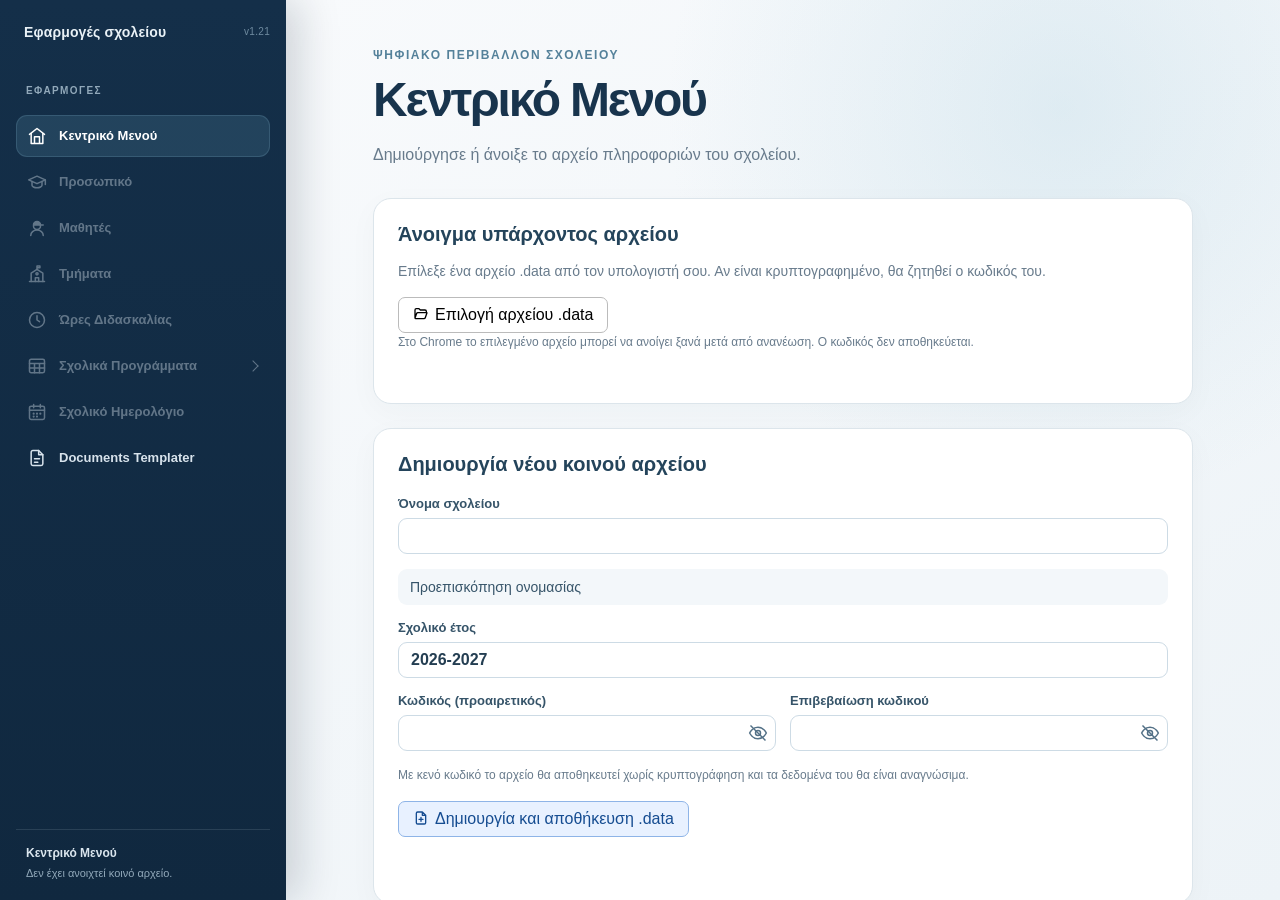
<file: index.html>
<!doctype html>
<html lang="el">
<head>
<meta charset="utf-8">
<meta name="viewport" content="width=device-width, initial-scale=1">
<meta name="color-scheme" content="light">
<title>Εφαρμογές σχολείου</title>
<link rel="stylesheet" href="_ui.css">
<style>
:root {
  color-scheme: light;
  font-family: Inter, "Noto Sans", "Segoe UI", Arial, sans-serif;
  color: #172635;
  background: #f4f7fb;
  font-synthesis: none;
  text-rendering: optimizeLegibility;
  --navy: #122b43;
  --navy-light: #1b3a56;
  --muted: #758596;
  --accent: #3f80a5;
  --sidebar-width: 286px;
}
html, body { width: 100%; height: 100%; margin: 0; overflow: hidden; }
#app-shell { position: relative; width: 100%; height: 100%; min-height: 100dvh; overflow: hidden; background: #f4f7fb; }
#workspace, #home { position: absolute; inset: 0; }
#home {
  overflow: auto;
  display: grid;
  place-items: center;
  padding: 32px;
  background:
    radial-gradient(ellipse at 78% 12%, rgba(183, 214, 228, .35), transparent 36%),
    linear-gradient(145deg, #f8fafc, #edf3f7);
}
.home-content { width: min(820px, 100%); }
.eyebrow { margin: 0 0 12px; color: #54819a; font-size: 12px; font-weight: 800; letter-spacing: .13em; text-transform: uppercase; }
h1 { margin: 0; color: #18344d; font-size: clamp(32px, 5vw, 48px); letter-spacing: -.045em; line-height: 1.08; }
.lead { max-width: 580px; margin: 16px 0 30px; color: #687b8c; font-size: 16px; line-height: 1.65; }
.nav-app:focus-visible { outline: 3px solid #80b6d0; outline-offset: 3px; }
.home-note { margin: 25px 0 0; color: #94a1ab; font-size: 12px; }

#app-frame {
  position: absolute; inset: 0; display: none; width: 100%; height: 100%; border: 0;
  background: #fff;
}
#app-shell.has-app #app-frame { display: block; }
/* Drop target laid over an application (Designer, Σχολικά Προγράμματα) while a file is dragged: the drop must land in the Index,
   which keeps the file handles (a handle cannot be passed from a file:// iframe). */
#app-drop-overlay {
  position: absolute; inset: 0; z-index: 5; display: grid; place-items: center;
  background: rgba(39, 104, 223, .08); outline: 3px dashed #2768df; outline-offset: -10px;
}
/* Over a part of the application only (e.g. the card of the Ωρολόγιο FET in «Σχολικά Προγράμματα»). */
#app-drop-overlay.area { place-items: center; border-radius: 12px; outline-offset: -3px; background: rgba(39, 104, 223, .14); }
#app-drop-overlay.area span { font-size: 15px; padding: 8px 12px; margin: 8px; text-align: center; }
#app-drop-overlay span {
  padding: 12px 20px; border-radius: 12px; background: #fff; color: #1455c0;
  font-size: 17px; font-weight: 750; box-shadow: 0 8px 24px #25364a2e; pointer-events: none;
}
#app-shell.has-app #home { display: none; }
#app-shell:not(.has-app) #workspace { left: var(--sidebar-width); }
#sidebar {
  position: absolute; z-index: 10; inset: 0 auto 0 0; width: var(--sidebar-width);
  display: flex; flex-direction: column; padding: 22px 16px 16px;
  color: #e9f1f6; background: linear-gradient(180deg, #142f49 0%, #10283f 100%);
  box-shadow: 12px 0 40px rgba(11, 28, 45, .18);
  transform: translateX(0); transition: transform .22s ease;
}
#app-shell.sidebar-hidden #sidebar { transform: translateX(calc(-1 * var(--sidebar-width) - 12px)); }
.brand { display: flex; flex: 1; min-width: 0; align-items: center; gap: 8px; min-height: 20px; line-height: 20px; padding: 0 0 0 8px; }
.brand-name { font-size: 14px; font-weight: 750; letter-spacing: .01em; }
.sidebar-school { display: flex; align-items: baseline; gap: 12px; margin: 0; padding-left: 8px; color: #a9becd; font-size: 12px; line-height: 1.5; }
.sidebar-school-name { flex: 1; min-width: 0; overflow-wrap: anywhere; }
.sidebar-school-year { flex: 0 0 auto; margin-left: auto; white-space: nowrap; }
.sidebar-school sup { font-size: .72em; }
.sidebar-head { display: flex; align-items: center; justify-content: space-between; }
.sidebar-toggle {
  position: absolute; z-index: 11; top: 19px; left: calc(var(--sidebar-width) - 16px); display: none;
  place-items: center; width: 32px; height: 44px; padding: 0;
  border: 0; border-radius: 0 11px 11px 0; color: #dcebf4;
  background: linear-gradient(to right, transparent 50%, #142f49 50%); cursor: pointer; transition: left .22s ease, color .15s, background .15s;
}
/* #id keeps this above the general button:hover of _ui.css, whose light fill would cover the sidebar's text. */
#sidebar-toggle:hover:not(:disabled) { color: #fff; background: linear-gradient(to right, transparent 50%, #193953 50%); }
.sidebar-toggle svg { width: 20px; height: 20px; transform: translateX(6px); }
.sidebar-toggle:focus-visible { outline: 2px solid #80b6d0; outline-offset: 2px; }
.nav-label { margin: 34px 10px 11px; color: #92a9ba; font-size: 10px; font-weight: 800; letter-spacing: .14em; text-transform: uppercase; }
.nav-list { display: grid; gap: 4px; }
.nav-app {
  display: flex; width: 100%; min-height: 42px; gap: 12px; align-items: center; padding: 8px 10px;
  border: 1px solid transparent; border-radius: 11px; color: #d8e3ec; background: transparent;
  text-align: left; cursor: pointer; transition: background .15s, border-color .15s, color .15s;
}
.nav-app:not(:disabled):hover { background: rgba(255,255,255,.07); }
.nav-app:disabled { opacity: .4; cursor: not-allowed; }
.nav-app.active { color: #fff; border-color: rgba(144,196,217,.18); background: rgba(104,158,184,.19); }
/* Application icons in the sidebar: monochrome, in the colour of the text, without a background, also on the active
   button. Shapes in _ui.css (.app-mark); the icon is centred on the name, or on its two lines. */
.nav-app .app-mark { width: 20px; height: 20px; background: none; color: inherit; --app-mark-icon-size: 20px; }
.nav-name { font-size: 13px; font-weight: 650; }
/* School programs: the title navigates, while the separate chevron expands the child links. */
.nav-programs { display: grid; gap: 4px; min-width: 0; }
.nav-programs-head { display: flex; align-items: center; min-width: 0; border-radius: 11px; }
.nav-programs-head .nav-app { min-width: 0; flex: 1; }
.nav-programs-head .nav-app.active { border-radius: 11px 0 0 11px; }
.nav-programs-head:has(.nav-app.active) { background: rgba(104,158,184,.19); }
.nav-programs-head:has(.nav-app.active) .nav-app.active { background: transparent; }
.nav-programs-head:has(.nav-app.active) .nav-expand { border-color: rgba(144,196,217,.18); }
.nav-expand { display: grid; place-items: center; flex: 0 0 34px; align-self: stretch; min-height: 42px; padding: 0; border: 1px solid transparent; border-radius: 0 11px 11px 0; background: transparent; color: #d8e3ec; cursor: pointer; }
.nav-expand:hover:not(:disabled) { background: rgba(255,255,255,.07); }
.nav-expand:disabled { opacity: .4; cursor: not-allowed; }
.nav-expand:focus-visible, .nav-child:focus-visible { outline: 2px solid #80b6d0; outline-offset: 2px; }
.nav-chevron { display: block; width: 8px; height: 8px; border: solid currentColor; border-width: 0 1.7px 1.7px 0; transform: rotate(45deg) translate(-1px,-1px); transition: transform .15s; }
.nav-expand[aria-expanded="false"] .nav-chevron { transform: rotate(-45deg); }
.nav-programs-children { display: grid; gap: 2px; padding-left: 17px; }
.nav-programs-children[hidden] { display: none; }
.nav-child { display: flex; align-items: center; width: 100%; min-height: 36px; gap: 8px; padding: 7px 6px; border: 0; border-radius: 7px; text-align: left; color: #cbdbe6; background: transparent; cursor: pointer; }
.nav-child:hover:not(:disabled) { background: rgba(255,255,255,.07); }
.nav-child:disabled { opacity: .4; cursor: not-allowed; }
.nav-child.active { color: #fff; background: rgba(104,158,184,.19); }
.nav-child .nav-name { font-size: 12px; font-weight: 450; white-space: nowrap; }
.nav-child.active .nav-name { font-weight: 750; }
.nav-child-dot { flex: 0 0 4px; width: 4px; height: 4px; border-radius: 50%; background: currentColor; opacity: .65; }
.nav-child.active .nav-child-dot { opacity: 1; }
.nav-child .app-mark { width: 17px; height: 17px; --app-mark-icon-size: 17px; color: inherit; background: none; }

.sidebar-bottom { margin-top: auto; padding: 14px 10px 3px; border-top: 1px solid rgba(220,235,245,.12); color: #93aabb; font-size: 11px; line-height: 1.5; }
.sidebar-bottom strong { display: block; margin-bottom: 3px; color: #dbe6ee; font-size: 12px; }
.sidebar-version { margin-left: auto; flex-shrink: 0; color: #6f8ba0; font-size: 10px; letter-spacing: .03em; }
#desktop-rail {
  position: absolute; z-index: 9; inset: 0 auto 0 0; display: none; width: 18px; padding: 0;
  border: 0; background: transparent; cursor: pointer;
}
#desktop-rail::before {
  position: absolute; inset: 0 auto 0 0; width: 4px; content: "";
  background: #087fc1; transition: background .15s, width .15s;
}
#desktop-rail:hover::before, #desktop-rail:focus-visible::before { background: #0069ad; }
#desktop-rail:focus-visible { outline: 0; }
#app-shell.has-app.sidebar-hidden #desktop-rail { display: block; }
#scrim { position: absolute; z-index: 8; inset: 0; display: none; background: rgba(11,27,42,.25); }
#app-shell.has-app.sidebar-open #scrim { display: block; }
/* The sidebar itself takes the focus when an application opens it (so Esc closes it); it shows no outline for that. */
#sidebar:focus, #sidebar:focus-visible { outline: none; }

@media (max-width: 1024px) {
  #app-shell.has-app .sidebar-toggle { display: grid; }
  #app-shell.sidebar-hidden .sidebar-toggle { left: 0; width: 18px; border-radius: 0 7px 7px 0; background: #142f49; }
  #app-shell.sidebar-hidden #sidebar-toggle:hover:not(:disabled) { background: #193953; }
  #app-shell.sidebar-hidden .sidebar-toggle svg { width: 16px; transform: rotate(180deg); }
  /* An application with its own menu button («☰», school-app:menu-button) opens the sidebar from its header;
     the tab is then shown only while the sidebar is open, at its edge, to close it. */
  #app-shell.has-app.app-menu-button.sidebar-hidden .sidebar-toggle { display: none; }
  #desktop-rail { display: none !important; }
}

@media (max-width: 620px) {
  :root { --sidebar-width: min(86vw, 310px); }
  #sidebar { padding-top: 16px; }
  #home { place-items: start center; padding: 78px 20px 28px; }
  .lead { margin-bottom: 23px; font-size: 15px; }
  #app-shell:not(.has-app) { display: flex; flex-direction: column; overflow-y: auto; }
  #app-shell:not(.has-app) #sidebar { position: relative; inset: auto; order: -1; width: 100%; flex: 0 0 auto; padding-bottom: 18px; box-shadow: none; }
  #app-shell:not(.has-app) #workspace { position: relative; inset: auto; flex: 1 0 auto; min-height: 260px; }
  #app-shell:not(.has-app) #home { position: relative; inset: auto; min-height: 260px; padding: 48px 24px 28px; }
  #app-shell:not(.has-app) .sidebar-bottom { margin-top: 22px; }
  #app-shell:not(.has-app) .nav-label { margin-top: 18px; }
}
@media (prefers-reduced-motion: reduce) {
  *, *::before, *::after { scroll-behavior: auto !important; transition-duration: .01ms !important; }
}

#home { place-items: start center; }
.home-content { padding-block: 16px; }
.data-panel { margin-top: 24px; padding: 24px; background: #fff; border: 1px solid #dce5eb; border-radius: 18px; box-shadow: 0 8px 30px #19314508; }
.data-panel-heading { display: flex; align-items: center; justify-content: space-between; flex-wrap: wrap; gap: 12px; }
.data-panel-heading h2 { margin: 0; }
.data-footer { display: flex; align-items: center; justify-content: center; gap: 12px; margin-top: 22px; }
.data-footer .data-action { min-width: 0; }
#edit-data-cancel { margin-left: auto; }
.data-panel h2 { margin: 0 0 10px; color: #24445b; font-size: 20px; }
.data-panel p { color: #687b8c; font-size: 14px; line-height: 1.6; }
.data-form { display: grid; gap: 15px; margin-top: 20px; }
.data-field { display: grid; gap: 7px; font-size: 13px; font-weight: 650; color: #365469; }
.data-field input, .data-field select, .data-field textarea { width: 100%; min-width: 0; padding: var(--school-ui-control-padding-y) 12px; border: 1px solid #cddbe5; border-radius: 9px; color: #243e52; background: #fff; }
.data-field textarea { padding: 11px 12px; font: inherit; }
.data-fields { display: grid; grid-template-columns: 1fr 1fr; gap: 14px; }
/* Height and text size of the buttons come from _ui.css (--school-ui-control-*). */
.data-action { width: fit-content; padding: var(--school-ui-control-padding-y) 14px; }
.data-field input:focus-visible, .data-field select:focus-visible { outline: 3px solid #80b6d0; outline-offset: 2px; }
.data-help { margin: 0; font-size: 12px !important; color: #758596; }
.data-error { color: #a73333 !important; min-height: 1.4em; margin: 8px 0 0; font-size: 13px; }
.details-group { display: contents; }
.data-details { display: grid; grid-template-columns: 120px minmax(0, 1fr); align-items:center; gap: 12px 20px; margin: 22px 0; font-size: 14px; }
.data-details dt { color: #758596; }.data-details dd { margin: 0; overflow-wrap: anywhere; }
.school-preview { margin: 0; padding: 10px 12px; border-radius: 9px; background: #f3f7fa; color: #365469; font-size: 14px; overflow-wrap: anywhere; }
.password-check { display: flex; align-items: center; gap: 8px; font-size: 14px; color: #365469; }
.data-form textarea { resize: vertical; }
@media(max-width: 780px) { .data-fields { grid-template-columns: 1fr; } .data-panel { padding: 18px; } .data-details { grid-template-columns: 1fr; gap: 6px; } .data-details dd { margin-bottom: 10px; } }

.nav-label { position:relative; display:grid; grid-template-columns:1fr auto; align-items:center; min-height:28px; margin-right:0; }
#lock-now { display:grid; place-items:center; justify-self:end; margin-right:-5px; width:28px; height:28px; padding:4px; border:0; border-radius:6px; color:#ffd59a; background:transparent; cursor:pointer; }
#lock-now:hover { background:rgba(255,213,154,.12); }
#lock-now:focus-visible { outline:2px solid currentColor; outline-offset:2px; }
#lock-now svg { width:18px; height:18px; }
#idle-countdown { position:absolute; left:calc(50% - 5px); top:-17px; transform:translate(-50%, -50%); text-transform:none; white-space:nowrap; }
#idle-countdown { color:#ffd59a; font-variant-numeric:tabular-nums; letter-spacing:0; font-size:12px; }
body.session-locked #app-shell { visibility:hidden; pointer-events:none; }
#session-lock { position:fixed; inset:0; z-index:1000; display:grid; place-items:center; background:linear-gradient(180deg, #142f49 0%, #10283f 100%); padding:24px; }
.lock-card { width:min(560px,100%); padding:24px 28px; border-radius:18px; background:white; border:1px solid #dce6ed; box-shadow:0 0 42px rgba(0,0,0,.32), 0 22px 70px rgba(0,0,0,.38); }
.lock-heading { display:flex; align-items:center; gap:16px; margin-bottom:18px; }
.lock-emblem { display:grid; place-items:center; flex:0 0 48px; height:48px; color:#18344d; background:transparent; }
.lock-emblem svg { width:46px; height:46px; }
.lock-card h2 { margin:0; color:#18344d; font-size:23px; line-height:1.3; }
.lock-caption { margin:1px 0 0; color:#758596; font-size:13px; }
.lock-description { margin:0; color:#526b7e; font-size:14px; line-height:1.7; }
.lock-security { margin:18px 0 0; padding:13px 15px; border:1px solid #dde7ee; border-radius:11px; background:#f4f7fa; color:#405c70; font-size:13px; line-height:1.7; }
.lock-security.no-password { border-color:#eed9b5; background:#fff8ec; color:#78582c; }
@media(max-width:480px) { .lock-card { padding:22px 20px; } .lock-heading { gap:12px; } .lock-card h2 { font-size:20px; } }
#session-unlock-form > button[type="submit"] { justify-self:end; }

.password-input { position:relative; display:block; min-width:0; }
.password-input input { padding-right:40px; }
.password-toggle { position:absolute; right:3px; top:50%; transform:translateY(-50%); width:30px; height:30px; display:grid; place-items:center; padding:5px; border:0; border-radius:7px; color:#527086; background:transparent; cursor:pointer; }
.password-toggle:hover:not(:disabled) { background:#edf3f7; }
.password-toggle:focus-visible { outline:3px solid #80b6d0; outline-offset:0; }
.password-toggle:disabled { opacity:.4; cursor:default; }
.password-toggle svg { width:20px; height:20px; }
.password-toggle .eye-slash { display:block; }
.password-toggle[aria-pressed="true"] .eye-slash { display:none; }

.protection-row { display:flex; align-items:center; justify-content:space-between; gap:14px; }
#change-password { margin-left:auto; flex-shrink:0; text-align:center; }
.protection-row #loaded-encryption { min-width:0; }
.password-fields-row .data-fields { align-items:end; }
.password-fields-row { grid-column:1 / -1; margin:0; padding:14px 0 4px; }
.password-fields-row .data-fields { margin-top:12px; }

.school-edit-table { border:1px solid #d8dee8; border-radius:10px; overflow:hidden; }
.school-edit-row { display:grid; grid-template-columns:160px minmax(0,1fr); border-bottom:1px solid #e3e8ef; }
.school-edit-row:last-child { border-bottom:0; }
.school-edit-row > label,.school-edit-row > .school-edit-label { display:flex; align-items:flex-start; padding:14px 16px; background:#f0f3f7; color:#405367; font-size:14px; font-weight:650; }
.school-edit-value { display:grid; gap:10px; padding:14px 16px; min-width:0; }
.school-edit-value > input,.school-edit-value > select { width:100%; min-width:0; padding:var(--school-ui-control-padding-y) 12px; border:1px solid #cddbe5; border-radius:9px; color:#243e52; background:#fff; }
.school-edit-value > input:focus-visible,.school-edit-value > select:focus-visible { outline:3px solid #80b6d0; outline-offset:2px; }
@media(min-width:781px) {
 #edit-password-fields .data-fields { grid-template-columns:1fr; }
 #edit-password-fields .data-field { grid-template-columns:160px minmax(0,1fr); align-items:center; gap:16px; }
}
@media(max-width:780px) {
 .school-edit-row { grid-template-columns:1fr; }
 .school-edit-row > label,.school-edit-row > .school-edit-label { padding:12px 14px 0; background:#fff; }
 .school-edit-value { padding:10px 14px 14px; }
}

.school-info-table { margin-top:22px; }
.school-info-table .school-edit-row { border-bottom:1px solid #e3e8ef; }
.school-info-table .school-edit-value { overflow-wrap:anywhere; }
.school-info-table .password-fields-row { padding:14px 16px; border-bottom:1px solid #e3e8ef; }
#edit-password-fields .data-field { align-items:start; }
@media(min-width:781px) { #edit-password-fields .data-field { padding-top:4px; } }

/* Keep rich inline school names together; grid would split text around <sup>. */
.school-info-table .school-display-value { display:block; line-height:1.6; }
.data-panel-heading h2 { margin:0; }
.school-info-table { display:grid; gap:1px; background:#e3e8ef; }
#school-summary,#school-edit-fields { display:contents; }
.school-info-table .school-edit-row { border:0; background:#fff; }
.school-info-table .school-edit-value { line-height:1.6; }
.school-info-table .protection-row { align-items:flex-start; }
.school-info-table #loaded-encryption { line-height:1.6; }
.school-info-table .password-fields-row { border:0; background:#fff; }
#edit-error:empty,#edit-status:empty { display:none; }

@media(min-width:781px) {
 .school-info-table .school-edit-row { --first-line-height:25.6px; }
 .school-info-table .school-edit-value { font-size:16px; line-height:25.6px; }
 .school-info-table #loaded-encryption { line-height:25.6px; }
 .school-info-table .school-edit-row:has(.school-edit-value > input),
 .school-info-table .school-edit-row:has(.school-edit-value > select) { --first-line-height:var(--school-ui-control-height); }
 .school-info-table .school-edit-value > input,
 .school-info-table .school-edit-value > select { font-size:var(--school-ui-control-font-size); height:var(--school-ui-control-height); }
 .school-info-table .school-edit-row > label,
 .school-info-table .school-edit-row > .school-edit-label {
   display:block; line-height:22.4px;
   padding-top:calc(14px + (var(--first-line-height) - 22.4px) / 2);
 }
 #edit-password-fields .data-field { align-items:center; }
}

.school-info-table.is-editing #school-protection-row > .school-edit-label { display:flex; align-items:center; padding-top:14px; padding-bottom:14px; }
.school-info-table.is-editing #school-protection-row .protection-row { align-items:center; }
@media(max-width:780px) {
 .school-info-table.is-editing #school-protection-row > .school-edit-label { padding-bottom:0; }
}

</style>
</head>
<body>
<div id="app-shell" class="sidebar-open">
  <main id="workspace" aria-label="Χώρος εφαρμογής">
    <section id="home" aria-labelledby="home-title">
      <div class="home-content">
        <p class="eyebrow">Ψηφιακό περιβάλλον σχολείου</p>
        <h1 id="home-title">Κεντρικό Μενού</h1>
        <p class="lead">Δημιούργησε ή άνοιξε το αρχείο πληροφοριών του σχολείου.</p>
<section id="unlock-panel" class="data-panel" aria-labelledby="unlock-title" hidden>
  <h2 id="unlock-title">Άνοιγμα κοινού αρχείου</h2>
  <p>Πληκτρολόγησε τον κωδικό για να ανοίξεις το αρχείο πληροφοριών.</p>
  <p id="unlock-filename" style="overflow-wrap:anywhere;font-weight:650"></p>
  <form id="unlock-form" class="data-form">
    <label class="data-field" for="unlock-password">Κωδικός<span class="password-input"><input id="unlock-password" type="password" autocomplete="current-password" required><button class="password-toggle" type="button" aria-label="Εμφάνιση κωδικού" aria-pressed="false" title="Εμφάνιση κωδικού" aria-controls="unlock-password"><svg viewBox="0 0 24 24" fill="none" stroke="currentColor" stroke-width="1.8" aria-hidden="true"><path d="M2 12s3.5-7 10-7 10 7 10 7-3.5 7-10 7S2 12 2 12Z"/><circle cx="12" cy="12" r="3"/><path class="eye-slash" d="m3 3 18 18"/></svg></button></span></label>
    <p id="unlock-error" class="data-error" role="alert"></p>
    <div class="dialog-actions"><button id="unlock-submit" class="data-action primary" type="submit">Άνοιγμα</button><button id="unlock-cancel" class="data-action" type="button">Ακύρωση</button></div>
  </form>
</section>
        <div id="data-start">
          <section class="data-panel" aria-labelledby="load-title">
            <h2 id="load-title">Άνοιγμα υπάρχοντος αρχείου</h2>
            <p>Επίλεξε ένα αρχείο .data από τον υπολογιστή σου. Αν είναι κρυπτογραφημένο, θα ζητηθεί ο κωδικός του.</p>
            <button id="open-data" class="data-action" type="button">Επιλογή αρχείου .data</button>
            <button id="restore-access" class="data-action" type="button" hidden>Νέα άδεια για το προηγούμενο αρχείο</button>
            <p id="remember-note" class="data-help">Στο Chrome το επιλεγμένο αρχείο μπορεί να ανοίγει ξανά μετά από ανανέωση. Ο κωδικός δεν αποθηκεύεται.</p>
            <input id="data-file" type="file" accept=".data,application/json" hidden>
            <p id="load-error" class="data-error" role="alert"></p>
          </section>
          <section class="data-panel" aria-labelledby="create-title">
            <h2 id="create-title">Δημιουργία νέου κοινού αρχείου</h2>
            <form id="create-data" class="data-form">
              <label class="data-field" for="school-name">Όνομα σχολείου<input id="school-name" name="school-name" type="text" required></label>
              <div id="school-name-preview" class="school-preview" aria-label="Προεπισκόπηση ονομασίας">Προεπισκόπηση ονομασίας</div>
              <label class="data-field" for="school-year">Σχολικό έτος<select id="school-year" name="school-year" required></select></label>
              <div class="data-fields">
                <label class="data-field" for="data-password">Κωδικός (προαιρετικός)<span class="password-input"><input id="data-password" type="password" autocomplete="new-password"><button class="password-toggle" type="button" aria-label="Εμφάνιση κωδικού" aria-pressed="false" title="Εμφάνιση κωδικού" aria-controls="data-password"><svg viewBox="0 0 24 24" fill="none" stroke="currentColor" stroke-width="1.8" aria-hidden="true"><path d="M2 12s3.5-7 10-7 10 7 10 7-3.5 7-10 7S2 12 2 12Z"/><circle cx="12" cy="12" r="3"/><path class="eye-slash" d="m3 3 18 18"/></svg></button></span></label>
                <label class="data-field" for="data-password-confirm">Επιβεβαίωση κωδικού<span class="password-input"><input id="data-password-confirm" type="password" autocomplete="new-password"><button class="password-toggle" type="button" aria-label="Εμφάνιση κωδικού" aria-pressed="false" title="Εμφάνιση κωδικού" aria-controls="data-password-confirm"><svg viewBox="0 0 24 24" fill="none" stroke="currentColor" stroke-width="1.8" aria-hidden="true"><path d="M2 12s3.5-7 10-7 10 7 10 7-3.5 7-10 7S2 12 2 12Z"/><circle cx="12" cy="12" r="3"/><path class="eye-slash" d="m3 3 18 18"/></svg></button></span></label>
              </div>
              <p id="encryption-note" class="data-help">Με κενό κωδικό το αρχείο θα αποθηκευτεί χωρίς κρυπτογράφηση και τα δεδομένα του θα είναι αναγνώσιμα.</p>
              <button id="create-data-button" class="data-action primary" type="submit">Δημιουργία και αποθήκευση .data</button>
              <p id="create-error" class="data-error" role="alert"></p>
            </form>
          </section>
        </div>
        <section id="data-loaded" class="data-panel" aria-labelledby="loaded-title" hidden>
          <div class="data-panel-heading"><h2 id="loaded-title">Πληροφορίες σχολείου</h2><button id="edit-data-open" class="data-action" type="button">Επεξεργασία</button></div>
          <div class="school-edit-table school-info-table">
            <div class="school-edit-row"><span class="school-edit-label">Αρχείο</span><div id="loaded-filename" class="school-edit-value school-display-value"></div></div>
            <div id="school-protection-row" class="school-edit-row"><span class="school-edit-label">Προστασία</span><div class="school-edit-value"><div class="protection-row"><span id="loaded-encryption"></span><button id="change-password" class="data-action ui-toggle" type="button" hidden aria-pressed="false" aria-expanded="false" aria-controls="edit-password-fields">Αλλαγή κωδικού</button></div></div></div>
            <div id="edit-password-fields" class="password-fields-row" hidden>
              <p id="keep-password-note" class="data-help">Ο υπάρχων κωδικός διατηρείται αν δεν επιλέξεις αλλαγή.</p>
              <div class="data-fields">
                <label class="data-field" for="edit-password">Νέος κωδικός (προαιρετικός)<span class="password-input"><input id="edit-password" form="edit-data" type="password" autocomplete="new-password" disabled><button class="password-toggle" type="button" aria-label="Εμφάνιση κωδικού" aria-pressed="false" title="Εμφάνιση κωδικού" aria-controls="edit-password"><svg viewBox="0 0 24 24" fill="none" stroke="currentColor" stroke-width="1.8" aria-hidden="true"><path d="M2 12s3.5-7 10-7 10 7 10 7-3.5 7-10 7S2 12 2 12Z"/><circle cx="12" cy="12" r="3"/><path class="eye-slash" d="m3 3 18 18"/></svg></button></span></label>
                <label class="data-field" for="edit-password-confirm">Επιβεβαίωση νέου κωδικού<span class="password-input"><input id="edit-password-confirm" form="edit-data" type="password" autocomplete="new-password" disabled><button class="password-toggle" type="button" aria-label="Εμφάνιση κωδικού" aria-pressed="false" title="Εμφάνιση κωδικού" aria-controls="edit-password-confirm"><svg viewBox="0 0 24 24" fill="none" stroke="currentColor" stroke-width="1.8" aria-hidden="true"><path d="M2 12s3.5-7 10-7 10 7 10 7-3.5 7-10 7S2 12 2 12Z"/><circle cx="12" cy="12" r="3"/><path class="eye-slash" d="m3 3 18 18"/></svg></button></span></label>
              </div>
              <p id="edit-encryption-note" class="data-help">Με κενό νέο κωδικό το αρχείο θα αποθηκευτεί χωρίς κρυπτογράφηση.</p>
            </div>
            <div id="school-summary">
              <div class="school-edit-row"><span class="school-edit-label">Σχολείο</span><div id="loaded-school" class="school-edit-value school-display-value"></div></div>
              <div class="school-edit-row"><span class="school-edit-label">Σχολικό έτος</span><div id="loaded-year" class="school-edit-value school-display-value"></div></div>
            </div>
            <div id="school-edit-fields" hidden>
              <div class="school-edit-row">
                <label for="edit-school-name">Όνομα σχολείου</label>
                <div class="school-edit-value">
                  <input id="edit-school-name" form="edit-data" type="text" required>
                  <div id="edit-school-preview" class="school-preview" aria-label="Προεπισκόπηση ονομασίας"></div>
                </div>
              </div>
              <div class="school-edit-row">
                <label for="edit-school-year">Σχολικό έτος</label>
                <div class="school-edit-value"><select id="edit-school-year" form="edit-data" required></select></div>
              </div>

            </div>
          </div>
          <form id="edit-data" class="data-form" hidden>
            <p class="data-help">Οι αλλαγές αποθηκεύονται στο ανοιχτό αρχείο .data. Αν χρειάζεται άδεια εγγραφής, θα ζητηθεί από το Chrome.</p>
          </form>
          <p id="edit-error" class="data-error" role="alert"></p>
          <p id="edit-status" class="data-help" role="status"></p>
          <div class="data-footer"><button id="close-data" class="data-action" type="button">Κλείσιμο αρχείου πληροφοριών</button><button id="save-data-button" class="data-action primary" type="submit" form="edit-data" hidden>Αποθήκευση αλλαγών</button><button id="edit-data-cancel" class="data-action" type="button" hidden>Ακύρωση</button></div>
        </section>
        <p class="home-note">Το Κεντρικό Μενού και το Documents Templater λειτουργούν και χωρίς κοινό αρχείο.</p>
      </div>
    </section>
    <iframe id="app-frame" title="Ενεργή εφαρμογή" allow="clipboard-read; clipboard-write; fullscreen"></iframe>
    <div id="app-drop-overlay" hidden><span>Αφήστε το CSV του Ολοημέρου για εισαγωγή</span></div>
  </main>

  <button id="desktop-rail" type="button" aria-label="Άνοιγμα μενού εφαρμογών" title="Εφαρμογές"></button>
  <div id="scrim" aria-hidden="true"></div>

  <aside id="sidebar" tabindex="-1" aria-label="Πλοήγηση εφαρμογών">
    <div class="sidebar-head">
      <div class="brand">
        <span class="brand-name">Εφαρμογές σχολείου</span>
        <span class="sidebar-version" aria-label="Έκδοση 1.21">v1.21</span>
      </div>
    </div>
    <div id="sidebar-school" class="sidebar-school" hidden><span id="nav-school-name" class="sidebar-school-name"></span><span id="nav-school-year" class="sidebar-school-year"></span></div>
    <div class="nav-label"><span>Εφαρμογές</span><button id="lock-now" type="button" hidden title="Άμεσο κλείδωμα" aria-label="Άμεσο κλείδωμα"><svg viewBox="0 0 24 24" fill="currentColor" aria-hidden="true"><path d="M7 10V7a5 5 0 0 1 10 0v3h1a2 2 0 0 1 2 2v8a2 2 0 0 1-2 2H6a2 2 0 0 1-2-2v-8a2 2 0 0 1 2-2h1Zm2 0h6V7a3 3 0 0 0-6 0v3Z"/></svg></button><span id="idle-countdown" hidden title="Χρόνος μέχρι το αυτόματο κλείδωμα"></span></div>
    <nav class="nav-list" aria-label="Επιλογή εφαρμογής">
      <button id="home-nav" class="nav-app active" type="button" aria-current="page"><span class="app-mark" data-app-icon="home" aria-hidden="true"></span><span class="nav-name">Κεντρικό Μενού</span></button>
      <button id="staff-nav" class="nav-app" type="button" disabled aria-disabled="true" data-app="school_staff.html" data-title="Προσωπικό"><span class="app-mark" data-app-icon="staff" aria-hidden="true"></span><span class="nav-name">Προσωπικό</span></button>
      <button id="students-nav" class="nav-app" type="button" disabled aria-disabled="true" data-app="school_students.html" data-title="Μαθητές"><span class="app-mark" data-app-icon="students" aria-hidden="true"></span><span class="nav-name">Μαθητές</span></button>
      <button id="classes-nav" class="nav-app" type="button" disabled aria-disabled="true" data-app="school_classes.html" data-title="Τμήματα"><span class="app-mark" data-app-icon="classes" aria-hidden="true"></span><span class="nav-name">Τμήματα</span></button>
      <button id="hours-nav" class="nav-app" type="button" disabled aria-disabled="true" data-app="teaching_hours.html" data-title="Ώρες Διδασκαλίας"><span class="app-mark" data-app-icon="hours" aria-hidden="true"></span><span class="nav-name">Ώρες Διδασκαλίας</span></button>
      <div class="nav-programs">
        <div class="nav-programs-head">
          <button id="programs-nav" class="nav-app" type="button" disabled aria-disabled="true" data-app="timetables.html" data-title="Σχολικά Προγράμματα"><span class="app-mark" data-app-icon="timetables" aria-hidden="true"></span><span class="nav-name">Σχολικά Προγράμματα</span></button>
          <button id="programs-expand" class="nav-expand" type="button" disabled aria-disabled="true" aria-label="Εμφάνιση υποεφαρμογών Σχολικών Προγραμμάτων" title="Εμφάνιση υποεφαρμογών" aria-controls="programs-children" aria-expanded="false"><span class="nav-chevron" aria-hidden="true"></span></button>
        </div>
        <div id="programs-children" class="nav-programs-children" hidden>
          <button class="nav-child" type="button" disabled aria-disabled="true" data-app="oloimero_designer.html" data-title="Ολοήμερο Designer"><span class="nav-child-dot" aria-hidden="true"></span><span class="app-mark" data-app-icon="oloimero" aria-hidden="true"></span><span class="nav-name">Ολοήμερο Designer</span></button>
          <button class="nav-child" type="button" disabled aria-disabled="true" data-app="individual_programs.html" data-title="Ατομικά Προγράμματα"><span class="nav-child-dot" aria-hidden="true"></span><span class="app-mark" data-app-icon="individual" aria-hidden="true"></span><span class="nav-name">Ατομικά Προγράμματα</span></button>
          <button class="nav-child" type="button" disabled aria-disabled="true" data-app="fet_timetable_editor.html" data-title="Πλήρες Πρόγραμμα"><span class="nav-child-dot" aria-hidden="true"></span><span class="app-mark" data-app-icon="full" aria-hidden="true"></span><span class="nav-name">Πλήρες Πρόγραμμα</span></button>
        </div>
      </div>
      <button class="nav-app" type="button" disabled aria-disabled="true" data-app="school_calendar.html" data-title="Σχολικό Ημερολόγιο"><span class="app-mark" data-app-icon="calendar" aria-hidden="true"></span><span class="nav-name">Σχολικό Ημερολόγιο</span></button>
      <button id="docs-nav" class="nav-app" type="button" data-app="documents_templater.html" data-title="Documents Templater"><span class="app-mark" data-app-icon="docs" aria-hidden="true"></span><span class="nav-name">Documents Templater</span></button>
    </nav>
    <div class="sidebar-bottom"><strong id="active-app-label">Κεντρικό Μενού</strong><span id="common-file-status">Δεν έχει ανοιχτεί κοινό αρχείο.</span></div>
  </aside>
  <button id="sidebar-toggle" class="sidebar-toggle" type="button" aria-controls="sidebar" aria-expanded="false" aria-label="Άνοιγμα μενού εφαρμογών" title="Άνοιγμα μενού">
    <svg viewBox="0 0 24 24" fill="none" stroke="currentColor" stroke-width="2.2" stroke-linecap="round" stroke-linejoin="round" aria-hidden="true"><path d="m14.5 5-7 7 7 7"/></svg>
  </button>
</div>
<dialog id="file-access-dialog" aria-labelledby="file-access-title">
  <h2 id="file-access-title">Πρόσβαση στο κοινό αρχείο</h2>
  <p>Για να διαβαστεί ξανά το παρακάτω αρχείο, χρειάζεται άδεια πρόσβασης στο Chrome.</p>
  <p id="file-access-name" style="overflow-wrap:anywhere;font-weight:650"></p>
  <p class="data-help">Πάτησε «Να επιτραπεί η πρόσβαση» και επιβεβαίωσε στο παράθυρο του Chrome. Ο κωδικός του αρχείου θα ζητηθεί χωριστά, αν χρειάζεται.</p>
  <p id="file-access-error" class="data-error" role="alert"></p>
  <div class="dialog-actions"><button id="file-access-allow" class="data-action confirm-accept" type="button">Να επιτραπεί η πρόσβαση</button><button id="file-access-cancel" class="data-action" type="button">Ακύρωση</button></div>
</dialog>

<section id="session-lock" hidden aria-labelledby="session-lock-title">
  <div class="lock-card">
  <div class="lock-heading"><span class="lock-emblem" aria-hidden="true"><svg viewBox="0 0 24 24" fill="currentColor"><path d="M7 10V7a5 5 0 0 1 10 0v3h1a2 2 0 0 1 2 2v8a2 2 0 0 1-2 2H6a2 2 0 0 1-2-2v-8a2 2 0 0 1 2-2h1Zm2 0h6V7a3 3 0 0 0-6 0v3Z"/></svg></span><div><h2 id="session-lock-title">Το περιβάλλον κλειδώθηκε</h2><p class="lock-caption">Εφαρμογές σχολείου</p></div></div>
  <p class="lock-description">Οι εφαρμογές παραμένουν ανοιχτές και οι αλλαγές σου διατηρούνται. Ξεκλείδωσε το περιβάλλον για να συνεχίσεις από εκεί που σταμάτησες.</p>
  <p id="session-lock-security" class="lock-security"></p>
  <form id="session-unlock-form" class="data-form">
    <label id="session-password-label" class="data-field">Κωδικός αρχείου<span class="password-input"><input id="session-password" type="password" autocomplete="current-password"><button class="password-toggle" type="button" aria-label="Εμφάνιση κωδικού" aria-pressed="false" title="Εμφάνιση κωδικού" aria-controls="session-password"><svg viewBox="0 0 24 24" fill="none" stroke="currentColor" stroke-width="1.8" aria-hidden="true"><path d="M2 12s3.5-7 10-7 10 7 10 7-3.5 7-10 7S2 12 2 12Z"/><circle cx="12" cy="12" r="3"/><path class="eye-slash" d="m3 3 18 18"/></svg></button></span></label>
    <p id="session-lock-error" class="data-error" role="alert"></p>
    <button class="data-action primary" type="submit">Ξεκλείδωμα</button>
  </form></div>
</section>
<script src="_ui.js"></script>
<script src="_data.js"></script>
<script src="_data_timetable.js"></script>
<script src="_data_oloimero.js"></script>
<script src="_data_documents.js"></script>
<script src="_host_timetables.js"></script>
<script src="_host_calendar.js"></script>
<script src="_host_classes.js"></script>
<script src="_host_students.js"></script>
<script src="_host_tags.js"></script>
<script id="shared-data-codec">
globalThis.SchoolDataCodec = (() => {
  const iterations = 310000, encoder = new TextEncoder(), decoder = new TextDecoder();
  const b64 = bytes => { let text = ''; for (const b of new Uint8Array(bytes)) text += String.fromCharCode(b); return btoa(text); };
  const unb64 = text => Uint8Array.from(atob(text), c => c.charCodeAt(0));
  function validate(data) {
    if (!data || data.format !== 'school-shared-data' || data.formatVersion !== 1 ||
      !data.school || typeof data.school.name !== 'string' || !data.school.name.trim() ||
      typeof data.school.year !== 'string' || !/^\d{4}-\d{4}$/.test(data.school.year)) throw Error('Τα κοινά δεδομένα του αρχείου δεν είναι έγκυρα.');
    return data;
  }
  function inspect(box) {
    if (!box || box.app !== 'SchoolSharedData' || box.formatVersion !== 1) throw Error('Το αρχείο δεν είναι αναγνωρισμένο κοινό αρχείο .data.');
    if (box.encryption === 'none') { validate(box.payload); return false; }
    if (box.encryption !== 'AES-256-GCM' || box.kdf !== 'PBKDF2-SHA-256' ||
      !Number.isInteger(box.iterations) || box.iterations < 100000 || box.iterations > 2000000 ||
      typeof box.ciphertext !== 'string' || unb64(box.salt).length !== 16 || unb64(box.iv).length !== 12)
      throw Error('Η μορφή κρυπτογράφησης του αρχείου δεν υποστηρίζεται.');
    return true;
  }
  async function derive(password, salt, rounds) {
    if (!globalThis.crypto?.subtle) throw Error('Η κρυπτογράφηση χρειάζεται ασφαλές περιβάλλον browser (HTTPS ή τοπικό αρχείο).');
    const material = await crypto.subtle.importKey('raw', encoder.encode(password), 'PBKDF2', false, ['deriveKey']);
    return crypto.subtle.deriveKey({name:'PBKDF2', salt, iterations:rounds, hash:'SHA-256'}, material, {name:'AES-GCM', length:256}, false, ['encrypt','decrypt']);
  }
  async function encode(data, password) {
    validate(data);
    if (password === '') return {app:'SchoolSharedData', formatVersion:1, encryption:'none', payload:data};
    const salt = crypto.getRandomValues(new Uint8Array(16)), iv = crypto.getRandomValues(new Uint8Array(12));
    const key = await derive(password, salt, iterations);
    const ciphertext = await crypto.subtle.encrypt({name:'AES-GCM', iv}, key, encoder.encode(JSON.stringify(data)));
    return {app:'SchoolSharedData', formatVersion:1, encryption:'AES-256-GCM', kdf:'PBKDF2-SHA-256', iterations, salt:b64(salt), iv:b64(iv), ciphertext:b64(ciphertext)};
  }
  async function decode(box, password) {
    if (!inspect(box)) return validate(box.payload);
    const key = await derive(password, unb64(box.salt), box.iterations);
    let raw;
    try { raw = await crypto.subtle.decrypt({name:'AES-GCM', iv:unb64(box.iv)}, key, unb64(box.ciphertext)); }
    catch { throw Error('Ο κωδικός δεν είναι σωστός ή το αρχείο έχει αλλοιωθεί.'); }
    return validate(JSON.parse(decoder.decode(raw)));
  }
  return Object.freeze({encode, decode, inspect, validate});
})();
</script>
<script>
(() => {
  const shell = document.getElementById('app-shell');
  const sidebar = document.getElementById('sidebar');
  const sidebarToggle = document.getElementById('sidebar-toggle');
  const frame = document.getElementById('app-frame');
  const label = document.getElementById('active-app-label');
  const buttons = [...document.querySelectorAll('[data-app]')];
  // The three program applications live under «Σχολικά Προγράμματα» in the sidebar.
  const PROGRAM_SUBAPPS = Object.freeze({'oloimero_designer.html': 'Ολοήμερο Designer', 'individual_programs.html': 'Ατομικά Προγράμματα', 'fet_timetable_editor.html': 'Πλήρες Σχολικό Πρόγραμμα'});
  const PROGRAMS_FILE = 'timetables.html';
  const programsExpand = document.getElementById('programs-expand');
  const programsChildren = document.getElementById('programs-children');
  function setProgramsExpanded(expanded) {
    programsChildren.hidden = !expanded;
    programsExpand.setAttribute('aria-expanded', String(expanded));
    programsExpand.setAttribute('aria-label', (expanded ? 'Απόκρυψη' : 'Εμφάνιση') + ' υποεφαρμογών Σχολικών Προγραμμάτων');
    programsExpand.title = expanded ? 'Απόκρυψη υποεφαρμογών' : 'Εμφάνιση υποεφαρμογών';
  }
  let sidebarHideTimer = 0;
  let sidebarMouseTracking = false;
  let sidebarOpenedForIdleWarning = false;
  let currentAppFile = '';
  let staffDirty = false;
  let staffSaving = false;
  let schoolRevision = 0;
  let sharedData = null;
  let sessionPassword = '';
  let sharedFilename = '';
  let editingData = false;
  let rememberedHandle = null;
  let fileLoadGeneration = 0;
  // The last selection of the program applications (lastViewByYear in .data), the zoom of their boards
  // (timetableSettings) and the zoom of the Σχολικό Ημερολόγιο (calendarSettings) are not a change of data: they are kept in sharedData and written with the
  // next save, or when the application is left (writeViews).
  let viewsChanged = 0, viewsWritten = 0, viewWrite = Promise.resolve(), dataWrites = 0;
  // Programs (timetablesByYear): validation and the school-timetables:* protocol live in _host_timetables.js.
  const Timetables = window.SchoolHostTimetables || null;
  const missingTimetables = 'Λείπει το αρχείο _data.js ή _host_timetables.js από τον φάκελο των εφαρμογών. Βεβαιώσου ότι το index.html και τα κοινά αρχεία είναι η τελευταία έκδοση.';
  // Σχολικό Ημερολόγιο (calendarByYear): validation and the school-calendar:* protocol live in _host_calendar.js.
  const Calendar = window.SchoolHostCalendar || null;
  const missingCalendar = 'Λείπει το αρχείο _data.js ή _host_calendar.js από τον φάκελο των εφαρμογών. Βεβαιώσου ότι το index.html και τα κοινά αρχεία είναι η τελευταία έκδοση.';
  // Τμήματα (classesByYear): validation and the school-classes:* protocol live in _host_classes.js.
  const Classes = window.SchoolHostClasses || null;
  const missingClasses = 'Λείπει το αρχείο _data.js ή _host_classes.js από τον φάκελο των εφαρμογών. Βεβαιώσου ότι το index.html και τα κοινά αρχεία είναι η τελευταία έκδοση.';
  // Μαθητές (studentsByYear): validation and the school-students:* protocol live in _host_students.js.
  const Students = window.SchoolHostStudents || null;
  const missingStudents = 'Λείπει το αρχείο _data.js, _host_classes.js ή _host_students.js από τον φάκελο των εφαρμογών. Βεβαιώσου ότι το index.html και τα κοινά αρχεία είναι η τελευταία έκδοση.';
  // Ετικέτες (tagsByYear): validation, usage and the clean-up of references live in _host_tags.js (no protocol of
  // its own: used by the Σχολικό Ημερολόγιο, the Τμήματα and the saves of Προσωπικό and Μαθητές).
  const Tags = window.SchoolHostTags || null;
  const missingTags = 'Λείπει το αρχείο _data.js ή _host_tags.js από τον φάκελο των εφαρμογών. Βεβαιώσου ότι το index.html και τα κοινά αρχεία είναι η τελευταία έκδοση.';
  // References of removed staff or students (id) used as tags leave the data of the year in the same save.
  function removeTagRefs(candidate, year, type, ids) {
    if (!ids.length) return;
    if (Tags) Tags.removeRefs(candidate, year, type, ids);
    else if (candidate.calendarByYear) throw Error(missingTags);
  }

  const $ = id => document.getElementById(id);
  const passwordToggles = [...document.querySelectorAll('.password-toggle')];
  function setPasswordVisible(button, visible) {
    const input = $(button.getAttribute('aria-controls'));
    input.type = visible ? 'text' : 'password';
    button.setAttribute('aria-pressed', String(visible));
    button.title = visible ? 'Απόκρυψη κωδικού' : 'Εμφάνιση κωδικού';
    button.setAttribute('aria-label', button.title);
  }
  function hidePasswords() { passwordToggles.forEach(button => setPasswordVisible(button, false)); }
  passwordToggles.forEach(button => {
    const input = $(button.getAttribute('aria-controls'));
    button.disabled = input.disabled;
    new MutationObserver(() => { button.disabled = input.disabled; if (input.disabled) setPasswordVisible(button, false); })
      .observe(input, {attributes:true, attributeFilter:['disabled']});
    button.addEventListener('click', event => {
      event.preventDefault();
      if (!input.disabled) setPasswordVisible(button, input.type === 'password');
    });
  });
  const idleLimit = 4 * 60 * 1000;
  let lastActivity = Date.now(), sessionLocked = false, idleWarningShown = false;
  const activityEvents = ['pointermove', 'pointerdown', 'keydown', 'input', 'wheel', 'touchstart'];
  function tickIdle() {
    $('lock-now').hidden = !sharedData || sessionLocked;
    if (!sharedData || sessionLocked) { $('idle-countdown').hidden = true; idleWarningShown = false; sidebarOpenedForIdleWarning = false; return; }
    const remaining = idleLimit - (Date.now() - lastActivity);
    if (remaining <= 0) { lockSession(); return; }
    const seconds = Math.ceil(remaining / 1000);
    const warning = remaining <= 180000;
    if (warning && !idleWarningShown) {
      const wasHidden = shell.classList.contains('sidebar-hidden');
      clearSidebarHideTimer();
      setSidebar(true);
      sidebarOpenedForIdleWarning = wasHidden;
    }
    if (!warning && idleWarningShown && sidebarOpenedForIdleWarning) {
      sidebarOpenedForIdleWarning = false;
      if (!sidebar.matches(':hover') && !sidebarToggle.matches(':hover')) {
        clearSidebarHideTimer();
        setSidebar(false);
      }
    }
    idleWarningShown = warning;
    $('idle-countdown').hidden = !warning;
    $('idle-countdown').textContent = `Κλείδωμα σε ${String(Math.floor(seconds / 60)).padStart(2, '0')}:${String(seconds % 60).padStart(2, '0')}`;
  }
  function recordActivity(event) {
    if (event && !event.isTrusted) return;
    if (!sharedData || sessionLocked) return;
    // Check the deadline before accepting activity after a suspended tab resumes.
    if (Date.now() - lastActivity >= idleLimit) { lockSession(); return; }
    lastActivity = Date.now(); tickIdle();
  }
  function lockSession() {
    if (sessionLocked || !sharedData) return;
    sessionLocked = true; hidePasswords();
    void writeViews();
    for (const dialog of document.querySelectorAll('dialog[open]')) dialog.close();
    document.body.classList.add('session-locked');
    shell.inert = true;
    $('idle-countdown').hidden = true;
    $('session-password').value = '';
    $('session-lock-error').textContent = '';
    $('session-lock-security').textContent = sessionPassword
      ? 'Το κοινό αρχείο προστατεύεται με κωδικό και τα δεδομένα του αποθηκεύονται κρυπτογραφημένα. Για ξεκλείδωμα, πληκτρολόγησε τον κωδικό του αρχείου.'
      : 'Δεν έχει οριστεί κωδικός για το κοινό αρχείο. Τα δεδομένα του αποθηκεύονται χωρίς κρυπτογράφηση και οποιοσδήποτε μπορεί να ξεκλειδώσει το περιβάλλον. Μπορείς να ορίσεις κωδικό από την «Επεξεργασία πληροφοριών» στο Κεντρικό Μενού.';
    $('session-lock-security').classList.toggle('no-password', sessionPassword === '');
    $('session-password-label').hidden = sessionPassword === '';
    $('session-password').required = sessionPassword !== '';
    $('session-lock').hidden = false;
    (sessionPassword ? $('session-password') : $('session-unlock-form').querySelector('button')).focus();
  }
  $('lock-now').addEventListener('click', lockSession);
  $('session-unlock-form').addEventListener('submit', event => {
    event.preventDefault();
    if (!sessionLocked) return;
    if ($('session-password').value !== sessionPassword) {
      $('session-lock-error').textContent = 'Ο κωδικός δεν είναι σωστός.';
      $('session-password').value = ''; $('session-password').focus(); return;
    }
    $('session-password').value = '';
    sessionLocked = false; lastActivity = Date.now();
    $('session-lock').hidden = true; shell.inert = false;
    document.body.classList.remove('session-locked'); tickIdle();
  });
  activityEvents.forEach(type => document.addEventListener(type, recordActivity, {capture:true, passive:true}));
  window.addEventListener('focus', tickIdle);
  document.addEventListener('visibilitychange', tickIdle);
  window.setInterval(tickIdle, 250);
  frame.addEventListener('load', () => {
    try {
      const doc = frame.contentDocument;
      activityEvents.forEach(type => doc.addEventListener(type, recordActivity, {capture:true, passive:true}));
    } catch { /* Local opaque iframes report activity through postMessage. */ }
  });
  window.addEventListener('message', event => {
    if (event.source !== frame.contentWindow || (!staffLocalFile && event.origin !== location.origin)) return;
    if (event.data?.type === 'school-app:activity') recordActivity();
    // The active application has its own menu button («☰»): the tab is shown only while the sidebar is open.
    if (event.data?.type === 'school-app:menu-button' && currentAppFile) shell.classList.add('app-menu-button');
  });
  function fileReferenceStore(operation, value) {
    return new Promise((resolve, reject) => {
      if (!globalThis.indexedDB) { reject(Error('Η απομνημόνευση αρχείου δεν είναι διαθέσιμη.')); return; }
      const request = indexedDB.open('school-apps-local-files', 1);
      request.onupgradeneeded = () => { if (!request.result.objectStoreNames.contains('references')) request.result.createObjectStore('references'); };
      request.onerror = () => reject(request.error);
      request.onsuccess = () => {
        const db = request.result;
        const tx = db.transaction('references', operation === 'get' ? 'readonly' : 'readwrite');
        const store = tx.objectStore('references');
        let item;
        try { item = operation === 'get' ? store.get('shared-data') : operation === 'put' ? store.put(value, 'shared-data') : store.delete('shared-data'); }
        catch (error) { db.close(); reject(error); return; }
        tx.oncomplete = () => { const result = item.result; db.close(); resolve(result); };
        tx.onabort = tx.onerror = () => { db.close(); reject(tx.error || Error('Δεν αποθηκεύτηκε η αναφορά αρχείου.')); };
      };
    });
  }
  async function rememberFile(handle) {
    rememberedHandle = handle; $('restore-access').hidden = true;
    if (!handle) { try { await fileReferenceStore('delete'); } catch {} return; }
    try {
      await fileReferenceStore('put', handle);
      $('remember-note').textContent = 'Το Chrome θυμάται το αρχείο «' + handle.name + '» για την επόμενη ανανέωση. Ο κωδικός δεν αποθηκεύεται.';
    } catch {
      $('remember-note').textContent = 'Το αρχείο άνοιξε, αλλά ο browser δεν μπόρεσε να το απομνημονεύσει για την επόμενη ανανέωση.';
    }
  }
  async function restoreRememberedFile() {
    if (typeof window.showOpenFilePicker !== 'function') {
      $('remember-note').textContent = 'Σε αυτόν τον browser επιλέγεις ξανά το αρχείο μετά από ανανέωση.';
      return;
    }
    const generation = fileLoadGeneration;
    try {
      const handle = await fileReferenceStore('get');
      if (!handle || generation !== fileLoadGeneration) return;
      rememberedHandle = handle;
      const permission = await handle.queryPermission({mode:'read'});
      if (generation !== fileLoadGeneration) return;
      if (permission === 'granted') {
        const file = await handle.getFile();
        if (generation === fileLoadGeneration) await loadDataFile(file, handle);
      }
      else {
        $('remember-note').textContent = 'Βρέθηκε το προηγούμενο αρχείο «' + handle.name + '». Χρειάζεται άδεια για να ανοιχτεί ξανά.';
        $('restore-access').hidden = false;
        showAccessDialog(handle);
      }
    } catch {
      $('load-error').textContent = 'Το προηγούμενο αρχείο δεν μπόρεσε να ανοιχτεί. Επίλεξέ το ξανά, αν μετακινήθηκε ή άλλαξε όνομα.';
    }
  }
  function showAccessDialog(handle) {
    if (!handle) return;
    $('file-access-name').textContent = handle.name;
    $('file-access-error').textContent = '';
    if (!$('file-access-dialog').open) $('file-access-dialog').showModal();
    $('file-access-allow').focus();
  }
  $('restore-access').addEventListener('click', () => showAccessDialog(rememberedHandle));
  $('file-access-cancel').addEventListener('click', () => $('file-access-dialog').close());
  $('file-access-allow').addEventListener('click', async () => {
    const handle = rememberedHandle; if (!handle) { $('file-access-dialog').close(); return; }
    const generation = fileLoadGeneration;
    $('file-access-error').textContent = ''; $('file-access-allow').disabled = true;
    try {
      const permission = await handle.requestPermission({mode:'read'});
      if (generation !== fileLoadGeneration || rememberedHandle !== handle || !$('file-access-dialog').open) return;
      if (permission !== 'granted') { $('file-access-error').textContent = 'Δεν δόθηκε άδεια. Μπορείς να προσπαθήσεις ξανά ή να επιλέξεις το αρχείο εκ νέου.'; return; }
      const file = await handle.getFile();
      if (generation !== fileLoadGeneration || rememberedHandle !== handle || !$('file-access-dialog').open) return;
      $('file-access-dialog').close();
      await loadDataFile(file, handle);
    } catch { $('file-access-error').textContent = 'Το αρχείο δεν είναι διαθέσιμο. Επίλεξέ το ξανά από τον υπολογιστή σου.'; }
    finally { $('file-access-allow').disabled = false; }
  });
  const yearNow = new Date().getFullYear();
  for (const id of ['school-year', 'edit-school-year']) {
    for (let year = 2020; year <= Math.max(2100, yearNow + 10); year++) {
      const option = document.createElement('option');
      option.value = option.textContent = `${year}-${year + 1}`;
      option.selected = year === yearNow;
      $(id).append(option);
    }
  }
  function schoolNameMarkup(value) {
    let depth = 0, output = '';
    for (const part of String(value).split(/(<\/?sup\s*>)/gi)) {
      if (/^<sup\s*>$/i.test(part)) { output += '<sup>'; depth++; }
      else if (/^<\/sup\s*>$/i.test(part)) { if (depth) { output += '</sup>'; depth--; } }
      else output += part.replace(/&/g, '&amp;').replace(/</g, '&lt;').replace(/>/g, '&gt;').replace(/"/g, '&quot;').replace(/'/g, '&#39;');
    }
    return output + '</sup>'.repeat(depth);
  }
  function validSchoolName(value) { return String(value).replace(/<\/?sup\s*>/gi, '').trim() !== ''; }
  function previewSchoolName(input, preview) {
    $(preview).innerHTML = schoolNameMarkup($(input).value || 'Προεπισκόπηση ονομασίας');
  }
  $('school-name').addEventListener('input', () => previewSchoolName('school-name', 'school-name-preview'));
  $('edit-school-name').addEventListener('input', () => previewSchoolName('edit-school-name', 'edit-school-preview'));
  function resetPasswordEdit() {
    hidePasswords();
    $('change-password').setAttribute('aria-expanded', 'false');
    $('change-password').setAttribute('aria-pressed', 'false');
    $('edit-password-fields').hidden = true;
    $('edit-encryption-note').textContent = 'Με κενό νέο κωδικό το αρχείο θα αποθηκευτεί χωρίς κρυπτογράφηση.';
    for (const id of ['edit-password','edit-password-confirm']) { $(id).value = ''; $(id).disabled = true; }
  }
  function setYearValue(id, value) {
    if (Number(value.slice(0, 4)) < 2020) { $(id).value = ''; return; }
    if (![...$(id).options].some(option => option.value === value)) {
      const option = document.createElement('option'); option.value = option.textContent = value; $(id).append(option);
    }
    $(id).value = value;
  }
  function setEditingData(editing) {
    editingData = editing;
    document.querySelector('.school-info-table').classList.toggle('is-editing', editing);
    $('change-password').hidden = !editing;
    if (!editing) resetPasswordEdit();
    $('close-data').hidden = editing;
    $('edit-data').hidden = !editing;
    $('school-edit-fields').hidden = !editing;
    $('save-data-button').hidden = !editing;
    $('school-summary').hidden = editing;
    $('edit-data-open').hidden = editing;
    $('edit-data-cancel').hidden = !editing;
  }
  $('edit-data-open').addEventListener('click', () => {
    if (!sharedData) return;
    $('edit-error').textContent = ''; $('edit-status').textContent = '';
    setEditingData(true); $('edit-school-name').focus();
  });
  $('edit-data-cancel').addEventListener('click', () => {
    if (!sharedData) return;
    $('edit-school-name').value = sharedData.school.name;
    setYearValue('edit-school-year', sharedData.school.year);
    previewSchoolName('edit-school-name', 'edit-school-preview');
    resetPasswordEdit(); setEditingData(false);
    $('edit-error').textContent = ''; $('edit-status').textContent = '';
  });
  function showSharedData(data, name, encrypted, password = '') {
    if (!validSchoolName(data.school.name)) throw Error('Συμπλήρωσε το όνομα του σχολείου.');
    schoolRevision++;
    sharedData = data; sessionPassword = password; sharedFilename = name;
    if (!sessionLocked) lastActivity = Date.now();
    tickIdle();
    $('common-file-status').textContent = name;
    $('data-start').hidden = true; $('data-loaded').hidden = false;
    $('loaded-school').innerHTML = schoolNameMarkup(data.school.name);
    $('loaded-year').textContent = data.school.year;
    setEditingData(false);
    $('edit-school-name').value = data.school.name;
    setYearValue('edit-school-year', data.school.year);
    previewSchoolName('edit-school-name', 'edit-school-preview');
    $('loaded-filename').textContent = name;
    $('loaded-encryption').textContent = encrypted ? 'Κρυπτογραφημένο με κωδικό' : 'Χωρίς κωδικό — χωρίς κρυπτογράφηση';
    $('keep-password-note').textContent = encrypted ? 'Ο υπάρχων κωδικός διατηρείται αν δεν επιλέξεις αλλαγή.' : 'Το αρχείο είναι χωρίς κωδικό. Επίλεξε «Αλλαγή κωδικού» για να προσθέσεις έναν.';
    $('sidebar-school').hidden = false;
    $('nav-school-name').innerHTML = schoolNameMarkup(data.school.name);
    $('nav-school-year').textContent = data.school.year;
    resetPasswordEdit(); $('edit-error').textContent = ''; $('edit-status').textContent = '';
    for (const button of buttons) { button.disabled = false; button.removeAttribute('aria-disabled'); }
    programsExpand.disabled = false; programsExpand.removeAttribute('aria-disabled');
  }
  async function closeSharedDataAfterViews() {
    $('close-data').disabled = true;
    try { await writeViews(); } finally { $('close-data').disabled = false; }
    closeSharedData();
  }
  function closeSharedData() {
    viewsChanged = viewsWritten = 0;
    schoolRevision++;
    fileLoadGeneration++;
    void rememberFile(null);
    $('remember-note').textContent = 'Το προηγούμενο αρχείο ξεχάστηκε. Μπορείς να επιλέξεις ή να δημιουργήσεις άλλο.';
    sharedData = null; sessionPassword = ''; sharedFilename = ''; tickIdle();
    setEditingData(false);
    $('loaded-school').textContent = ''; $('loaded-year').textContent = '';
    resetPasswordEdit();
    $('edit-school-name').value = ''; $('edit-error').textContent = ''; $('edit-status').textContent = '';
    $('edit-school-preview').textContent = '';
    $('sidebar-school').hidden = true; $('nav-school-name').textContent = ''; $('nav-school-year').textContent = '';
    $('common-file-status').textContent = 'Δεν έχει ανοιχτεί κοινό αρχείο.';
    $('data-file').value = '';
    $('data-start').hidden = false; $('data-loaded').hidden = true;
    for (const id of ['loaded-filename','loaded-encryption']) $(id).textContent = '';
    for (const button of buttons) {
      button.disabled = button.dataset.app !== 'documents_templater.html';
      button.setAttribute('aria-disabled', String(button.disabled));
    }
    programsExpand.disabled = true; programsExpand.setAttribute('aria-disabled', 'true');
    setProgramsExpanded(false);
  }
  // The Ολοήμερο Designer once linked its CSV file in .data (linkedFilesByYear[year].oloimeroDesigner). Its designs
  // are now programs of timetablesByYear, so the old links are left out of every save.
  function withoutRetiredLinks(data) {
    const byYear = data?.linkedFilesByYear;
    if (!byYear || typeof byYear !== 'object' || Array.isArray(byYear)) return data;
    const kept = {};
    for (const [year, links] of Object.entries(byYear)) {
      if (!links || typeof links !== 'object' || Array.isArray(links)) { kept[year] = links; continue; }
      const {oloimeroDesigner, ...rest} = links;
      if (Object.keys(rest).length) kept[year] = rest;
    }
    const {linkedFilesByYear, ...clean} = data;
    return Object.keys(kept).length ? {...clean, linkedFilesByYear: kept} : clean;
  }
  // Size of the .data file above which saving asks the user first (it is never refused).
  const FILE_WARNING_BYTES = 50 * 1024 * 1024;
  async function saveNewData(data, password, filename = '', existingHandle = null) {
    dataWrites++;
    try {
      await viewWrite;
      const views = viewsChanged;
      const name = await writeData(data, password, filename, existingHandle);
      // The written file has the selections of sharedData when it was saved from it.
      if (sharedData && JSON.stringify([data.lastViewByYear || null, data.timetableSettings || null, data.calendarSettings || null]) === JSON.stringify([sharedData.lastViewByYear || null, sharedData.timetableSettings || null, sharedData.calendarSettings || null])) viewsWritten = views;
      return name;
    } finally { dataWrites--; }
  }
  // The last selections, written alone to the open file: only when they changed, only with permission already
  // given (no question to the user) and never at the same time as another save. A failure is ignored: the
  // selections stay in sharedData and go with the next save.
  function writeViews() {
    if (!sharedData || viewsChanged === viewsWritten || !rememberedHandle || dataWrites || staffSaving) return viewWrite;
    const data = sharedData, views = viewsChanged, handle = rememberedHandle, password = sessionPassword;
    viewWrite = (async () => {
      try {
        if (typeof handle.queryPermission === 'function' && await handle.queryPermission({mode:'readwrite'}) !== 'granted') return;
        const text = JSON.stringify(await SchoolDataCodec.encode(withoutRetiredLinks(data), password), null, 2);
        if (new TextEncoder().encode(text).byteLength > FILE_WARNING_BYTES) return;
        const writer = await handle.createWritable();
        try { await writer.write(text); await writer.close(); }
        catch (error) { try { await writer.abort(); } catch {} throw error; }
        if (sharedData === data) viewsWritten = views;
      } catch { /* kept for the next save */ }
    })();
    return viewWrite;
  }
  function rememberView(year, key, view) {
    if (!sharedData || !Timetables || sharedData.school.year !== year) return;
    sharedData = Timetables.withView(sharedData, year, key, view);
    viewsChanged++;
  }
  function rememberTimetableZoom(key, zoom) {
    if (!sharedData || !Timetables) return;
    sharedData = Timetables.withZoom(sharedData, key, zoom);
    viewsChanged++;
  }
  function rememberCalendarZoom(zoom) {
    if (!sharedData || !Calendar) return;
    sharedData = Calendar.withZoom(sharedData, zoom);
    viewsChanged++;
  }
  async function writeData(data, password, filename = '', existingHandle = null) {
    const suggestedName = filename || `school_${data.school.year}.data`;
    let handle = existingHandle;
    if (handle) {
      const options = {mode:'readwrite'};
      let permission = await handle.queryPermission(options);
      if (permission !== 'granted') permission = await handle.requestPermission(options);
      if (permission !== 'granted') throw Error('Δεν δόθηκε άδεια εγγραφής στο ανοιχτό αρχείο. Οι αλλαγές παραμένουν στη φόρμα.');
      try { await handle.getFile(); }
      catch (error) { if (error.name === 'NotFoundError') throw Error('Το αρχικό αρχείο δεν βρέθηκε. Άνοιξέ το ξανά από τη νέα του θέση.'); throw error; }
    } else if (typeof window.showSaveFilePicker === 'function') {
      handle = await window.showSaveFilePicker({suggestedName, types:[{description:'Κοινά δεδομένα σχολείου', accept:{'application/json':['.data']}}]});
    }
    const box = await SchoolDataCodec.encode(withoutRetiredLinks(data), password);
    const text = JSON.stringify(box, null, 2);
    // A large file is never refused: the user decides whether to save it. Every valid .data file opens.
    const bytes = new TextEncoder().encode(text).byteLength;
    if (bytes > FILE_WARNING_BYTES && !(await schoolConfirm('Το αρχείο θα γίνει ' + Math.ceil(bytes / 1048576) + ' MB, πάνω από το προτεινόμενο όριο των ' + Math.round(FILE_WARNING_BYTES / 1048576) + ' MB. Μεγάλο αρχείο ανοίγει και αποθηκεύεται πιο αργά.\n\nΓια να το μικρύνεις, μπορείς να διαγράψεις περιόδους που δεν χρειάζονται (π.χ. παλιά Προσχέδια περιόδων) ή να κρατήσεις αντίγραφο του αρχείου και να αφαιρέσεις από αυτό τα παλαιότερα σχολικά έτη.\n\nΝα αποθηκευτεί;', {title:'Μεγάλο αρχείο', accept:'Αποθήκευση', queue:true}))) {
      throw new DOMException('Η αποθήκευση ακυρώθηκε.', 'AbortError');
    }
    if (handle) {
      const writer = await handle.createWritable();
      try { await writer.write(text); await writer.close(); }
      catch (error) { try { await writer.abort(); } catch {} throw error; }
    } else {
      const url = URL.createObjectURL(new Blob([text], {type:'application/json'}));
      const link = document.createElement('a'); link.href = url; link.download = suggestedName;
      document.body.append(link); link.click(); link.remove(); window.setTimeout(() => URL.revokeObjectURL(url), 30000);
    }
    await rememberFile(handle);
    return handle ? handle.name : suggestedName;
  }
  $('data-password').addEventListener('input', () => {
    $('encryption-note').textContent = $('data-password').value === ''
      ? 'Με κενό κωδικό το αρχείο θα αποθηκευτεί χωρίς κρυπτογράφηση και τα δεδομένα του θα είναι αναγνώσιμα.'
      : 'Το αρχείο θα αποθηκευτεί κρυπτογραφημένο. Ο κωδικός δεν αποθηκεύεται μέσα στο αρχείο.';
  });
  $('create-data').addEventListener('submit', async event => {
    event.preventDefault(); $('create-error').textContent = '';
    if (!$('create-data').reportValidity()) return;
    fileLoadGeneration++;
    const password = $('data-password').value;
    if (password !== $('data-password-confirm').value) { $('create-error').textContent = 'Οι κωδικοί δεν είναι ίδιοι.'; return; }
    const data = {format:'school-shared-data', formatVersion:1, school:{name:$('school-name').value.trim(), year:$('school-year').value}};
    if (!validSchoolName(data.school.name)) { $('create-error').textContent = 'Συμπλήρωσε το όνομα του σχολείου.'; return; }
    $('create-data-button').disabled = true;
    try {
      const name = await saveNewData(data, password);
      showSharedData(data, name, password !== '', password);
      $('data-password').value = ''; $('data-password-confirm').value = '';
      $('data-password').dispatchEvent(new Event('input'));
    } catch (error) { if (error.name !== 'AbortError') $('create-error').textContent = 'Δεν έγινε αποθήκευση: ' + error.message; }
    finally { $('create-data-button').disabled = false; }
  });
  let pendingFile = null;
  // A file in the old format of τμήματα (τμήματα by name, homeroom in Προσωπικό, programs before formatVersion 2)
  // does not open: it would open half-read. → the data.
  function checkFormat(data) {
    if (Classes && Classes.needsMigration(data)) throw Error('Το αρχείο είναι στην παλιά μορφή τμημάτων και δεν ανοίγει με αυτή την έκδοση του Κεντρικού Μενού.');
    return data;
  }
  async function loadDataFile(file, handle = null) {
    const generation = ++fileLoadGeneration;
    $('load-error').textContent = '';
    try {
      if (!/\.data$/i.test(file.name)) throw Error('Επίλεξε ένα αρχείο με κατάληξη .data.');
      let box; try { box = JSON.parse(await file.text()); } catch { throw Error('Το αρχείο δεν έχει έγκυρη μορφή δεδομένων.'); }
      if (generation !== fileLoadGeneration) return;
      if (!SchoolDataCodec.inspect(box)) {
        const opened = checkFormat(await SchoolDataCodec.decode(box, ''));
        if (generation !== fileLoadGeneration) return;
        showSharedData(opened, file.name, false);
        await rememberFile(handle); return;
      }
      pendingFile = {box, name:file.name, handle, generation};
      $('unlock-password').value = ''; $('unlock-error').textContent = '';
      $('unlock-filename').textContent = file.name;
      setUnlockPanel(true);
      $('unlock-password').focus();
    } catch (error) { if (generation === fileLoadGeneration) $('load-error').textContent = error.message; }
  }
  $('open-data').addEventListener('click', async () => {
    fileLoadGeneration++;
    $('load-error').textContent = '';
    if (typeof window.showOpenFilePicker !== 'function') { $('data-file').value = ''; $('data-file').click(); return; }
    try {
      const [handle] = await window.showOpenFilePicker({id:'school-shared-data-open', multiple:false, types:[{description:'Κοινά δεδομένα σχολείου', accept:{'application/json':['.data']}}]});
      try{
        let permission=await handle.queryPermission({mode:'readwrite'});
        if(permission!=='granted')await handle.requestPermission({mode:'readwrite'});
      }catch{}
      await loadDataFile(await handle.getFile(), handle);
    } catch (error) { if (error.name !== 'AbortError') $('load-error').textContent = 'Δεν άνοιξε το αρχείο: ' + error.message; }
  });
  $('data-file').addEventListener('change', async () => {
    const file = $('data-file').files[0]; if (file) await loadDataFile(file);
  });
  function setUnlockPanel(visible) {
    $('unlock-panel').hidden = !visible;
    $('data-start').hidden = visible || !!sharedData;
    document.querySelector('.lead').hidden = visible;
    document.querySelector('.home-note').hidden = visible;
    if (!visible) {
      hidePasswords(); pendingFile = null;
      $('unlock-password').value = ''; $('unlock-filename').textContent = '';
      $('unlock-error').textContent = '';
    }
  }
  $('unlock-cancel').addEventListener('click', () => {
    fileLoadGeneration++;
    setUnlockPanel(false);
    $('open-data').focus();
  });
  $('unlock-form').addEventListener('submit', async event => {
    event.preventDefault(); if (!pendingFile) return;
    const pending = pendingFile; $('unlock-submit').disabled = true; $('unlock-error').textContent = '';
    try {
      const opened = checkFormat(await SchoolDataCodec.decode(pending.box, $('unlock-password').value));
      if (pendingFile !== pending || pending.generation !== fileLoadGeneration || $('unlock-panel').hidden) return;
      showSharedData(opened, pending.name, true, $('unlock-password').value); setUnlockPanel(false);
      await rememberFile(pending.handle);
    } catch (error) { if (pendingFile === pending) { $('unlock-error').textContent = error.message; $('unlock-password').value = ''; $('unlock-password').focus(); } }
    finally { $('unlock-submit').disabled = false; }
  });
  $('change-password').addEventListener('click', () => {
    const change = $('change-password').getAttribute('aria-expanded') !== 'true';
    if (!editingData) return;
    $('change-password').setAttribute('aria-expanded', String(change));
    $('change-password').setAttribute('aria-pressed', String(change));
    $('edit-password-fields').hidden = !change;
    for (const id of ['edit-password','edit-password-confirm']) { $(id).disabled = !change; if (!change) $(id).value = ''; }
    if (change) $('edit-password').focus();
    else hidePasswords();
  });
  $('edit-password').addEventListener('input', () => {
    $('edit-encryption-note').textContent = $('edit-password').value === ''
      ? 'Με κενό νέο κωδικό το αρχείο θα αποθηκευτεί χωρίς κρυπτογράφηση.'
      : 'Το ενημερωμένο αρχείο θα κρυπτογραφηθεί με τον νέο κωδικό.';
  });
  $('edit-data').addEventListener('submit', async event => {
    event.preventDefault(); if (!sharedData || !editingData || !$('edit-data').reportValidity()) return;
    $('edit-error').textContent = ''; $('edit-status').textContent = '';
    const name = $('edit-school-name').value.trim();
    if (!validSchoolName(name)) { $('edit-error').textContent = 'Συμπλήρωσε το όνομα του σχολείου.'; return; }
    const changePassword = $('change-password').getAttribute('aria-expanded') === 'true';
    const password = changePassword ? $('edit-password').value : sessionPassword;
    if (changePassword && password !== $('edit-password-confirm').value) { $('edit-error').textContent = 'Οι νέοι κωδικοί δεν είναι ίδιοι.'; return; }
    const data = {...sharedData, school:{...sharedData.school, name, year:$('edit-school-year').value}};
    $('save-data-button').disabled = true; $('close-data').disabled = true; $('edit-data-cancel').disabled = true;
    try {
      const filename = await saveNewData(data, password, sharedFilename, rememberedHandle);
      showSharedData(data, filename, password !== '', password);
      $('edit-status').textContent = 'Οι αλλαγές αποθηκεύτηκαν στο ενημερωμένο αρχείο .data.';
    } catch (error) { if (error.name !== 'AbortError') $('edit-error').textContent = 'Δεν έγινε αποθήκευση: ' + error.message; }
    finally { $('save-data-button').disabled = false; $('close-data').disabled = false; $('edit-data-cancel').disabled = false; }
  });
  $('close-data').addEventListener('click', () => void closeSharedDataAfterViews());

  function clearSidebarHideTimer() {
    window.clearTimeout(sidebarHideTimer);
    sidebarHideTimer = 0;
  }

  function hideSidebarAfterIntro() {
    if (!sidebarMouseTracking || !shell.classList.contains('has-app')) return;
    if (sidebar.matches(':hover') || sidebarToggle.matches(':hover')) return;
    setSidebar(false);
  }

  function revealSidebarFromDesktopRequest() {
    clearSidebarHideTimer();
    setSidebar(true);
  }

  // Opened by the application (its «☰» or its name, school-app:open-menu): the focus moves from the iframe
  // to the sidebar, so the keyboard works there at once (Esc closes it, Tab reaches the applications).
  // Hovering the left edge on a wide screen does not move the focus, so typing in the application is not interrupted.
  function revealSidebarFromApp() {
    revealSidebarFromDesktopRequest();
    if (!sessionLocked) sidebar.focus({preventScroll:true});
  }

  // When the sidebar closes and the focus was in it (or nowhere, e.g. after a click on the shaded area),
  // the focus returns to the application, so the keyboard continues there.
  function returnFocusToApp() {
    if (sessionLocked || !shell.classList.contains('has-app')) return;
    const focused = document.activeElement;
    if (!focused || focused === document.body || focused === sidebarToggle || sidebar.contains(focused)) frame.focus({preventScroll:true});
  }

  function setSidebar(open) {
    if (!shell.classList.contains('has-app')) open = true;
    const wasOpen = shell.classList.contains('sidebar-open');
    sidebarMouseTracking = false;
    sidebarOpenedForIdleWarning = false;
    shell.classList.toggle('sidebar-hidden', !open);
    shell.classList.toggle('sidebar-open', open);
    sidebarToggle.setAttribute('aria-expanded', String(open));
    sidebarToggle.setAttribute('aria-label', open ? 'Απόκρυψη μενού εφαρμογών' : 'Άνοιγμα μενού εφαρμογών');
    sidebarToggle.title = open ? 'Κλείσιμο μενού' : 'Άνοιγμα μενού';
    if (wasOpen && !open) returnFocusToApp();
  }

  // → true when the application opened (false: locked, saving, already open, or the user kept the changes).
  async function openApp(file, title) {
    if (sessionLocked || staffSaving || currentAppFile === file) return false;
    if (staffDirty && !(await schoolConfirm('Η υποεφαρμογή έχει μη αποθηκευμένες αλλαγές. Να απορριφθούν;', {title:'Μη αποθηκευμένες αλλαγές',accept:'Απόρριψη αλλαγών'}))) return false;
    if(sessionLocked||staffSaving)return false;
    const previousInPrograms = currentAppFile === PROGRAMS_FILE || Object.hasOwn(PROGRAM_SUBAPPS, currentAppFile);
    staffDirty = false; currentAppFile = file;
    void writeViews();
    clearSidebarHideTimer();
    hideDropOverlay();
    // The new application reports its own menu button again (school-app:menu-button) once it loads.
    shell.classList.remove('app-menu-button');
    shell.classList.add('has-app');
    document.getElementById('home-nav').classList.remove('active');
    document.getElementById('home-nav').removeAttribute('aria-current');
    frame.title = title;
    frame.src = file;
    label.textContent = title;
    const inPrograms = file === PROGRAMS_FILE || Object.hasOwn(PROGRAM_SUBAPPS, file);
    // Leaving the program group closes its children; entering it from elsewhere opens them.
    if (!inPrograms) setProgramsExpanded(false);
    else if (!previousInPrograms) setProgramsExpanded(true);
    buttons.forEach(button => {
      const selected = button.dataset.app === file;
      const groupSelected = button.id === 'programs-nav' && inPrograms;
      button.classList.toggle('active', selected || groupSelected);
      if (selected) button.setAttribute('aria-current', 'page');
      else button.removeAttribute('aria-current');
    });
    if (window.matchMedia('(min-width: 1025px)').matches) {
      setSidebar(true);
      sidebarHideTimer = window.setTimeout(hideSidebarAfterIntro, 1000);
    } else {
      setSidebar(false);
    }
    return true;
  }

  async function openHome() {
    if (staffSaving) return;
    if (staffDirty && !(await schoolConfirm('Η υποεφαρμογή έχει μη αποθηκευμένες αλλαγές. Να απορριφθούν;', {title:'Μη αποθηκευμένες αλλαγές',accept:'Απόρριψη αλλαγών'}))) return;
    if(sessionLocked||staffSaving)return;
    staffDirty = false; currentAppFile = '';
    void writeViews();
    clearSidebarHideTimer();
    hideDropOverlay();
    shell.classList.remove('has-app', 'app-menu-button');
    frame.removeAttribute('src');
    label.textContent = 'Κεντρικό Μενού';
    document.querySelectorAll('.nav-app').forEach(button => {
      button.classList.remove('active');
      button.removeAttribute('aria-current');
    });
    setProgramsExpanded(false);
    document.getElementById('home-nav').classList.add('active');
    document.getElementById('home-nav').setAttribute('aria-current', 'page');
    setSidebar(false);
  }

  buttons.forEach(button => button.addEventListener('click', () => {
    if (!button.disabled) openApp(button.dataset.app, button.dataset.title);
  }));
  document.getElementById('home-nav').addEventListener('click', openHome);
  programsExpand.addEventListener('click', () => {
    if (!programsExpand.disabled && !sessionLocked) setProgramsExpanded(programsChildren.hidden);
  });

  sidebarToggle.addEventListener('click', () => {
    clearSidebarHideTimer();
    setSidebar(shell.classList.contains('sidebar-hidden'));
  });
  document.getElementById('desktop-rail').addEventListener('click', revealSidebarFromDesktopRequest);
  document.getElementById('desktop-rail').addEventListener('mouseenter', revealSidebarFromDesktopRequest);
  function onSidebarMouseLeave(event) {
    if (sidebar.contains(event.relatedTarget) || sidebarToggle.contains(event.relatedTarget)) return;
    if (shell.classList.contains('has-app') && window.matchMedia('(min-width: 1025px)').matches) {
      if (!sidebarMouseTracking) return;
      clearSidebarHideTimer();
      setSidebar(false);
    }
  }
  function onSidebarMouseMove() {
    if (shell.classList.contains('sidebar-open')) sidebarMouseTracking = true;
  }
  sidebar.addEventListener('mousemove', onSidebarMouseMove, {passive:true});
  sidebarToggle.addEventListener('mousemove', onSidebarMouseMove, {passive:true});
  sidebar.addEventListener('mouseleave', onSidebarMouseLeave);
  sidebarToggle.addEventListener('mouseleave', onSidebarMouseLeave);
  document.getElementById('scrim').addEventListener('click', () => setSidebar(false));
  document.addEventListener('keydown', event => {
    if (event.key === 'Escape' && shell.classList.contains('sidebar-open')) setSidebar(false);
  });


// Count limits of the Index (they catch application errors; the applications warn from 90% of them).
// Size has no limit: saveNewData warns when the whole file grows past FILE_WARNING_BYTES.
const HOST_LIMITS = Object.freeze({staff: 100, hours: 50, warnRatio: 0.9});

// The host owns storage and shared identities; field rules belong to school_staff.
const StaffStorage = (() => {
 function prepareRows(rows) {
  if (!Array.isArray(rows)) throw Error('Η λίστα προσωπικού δεν είναι έγκυρη.');
  if (rows.length > HOST_LIMITS.staff) throw Error('Το Προσωπικό θα είχε ' + rows.length + ' εκπαιδευτικούς, πάνω από το όριο των ' + HOST_LIMITS.staff + ' ανά σχολικό έτος. Η αποθήκευση δεν έγινε.');
  const ancestors = new WeakSet(); let nodes = 0;
  function checkJson(value, depth = 0) {
   if (++nodes > 200000 || depth > 64) throw Error('Τα στοιχεία προσωπικού είναι υπερβολικά σύνθετα.');
   if (value === null || typeof value === 'string' || typeof value === 'boolean') return;
   if (typeof value === 'number' && Number.isFinite(value)) return;
   if (typeof value !== 'object' || ancestors.has(value)) throw Error('Τα στοιχεία προσωπικού πρέπει να είναι έγκυρα δεδομένα JSON.');
   const proto = Object.getPrototypeOf(value);
   if (!Array.isArray(value) && proto !== Object.prototype && proto !== null) throw Error('Μη έγκυρη δομή στοιχείων προσωπικού.');
   ancestors.add(value);
   if (Array.isArray(value)) { for (const item of value) checkJson(item, depth + 1); }
   else { for (const item of Object.values(value)) checkJson(item, depth + 1); }
   ancestors.delete(value);
  }
  checkJson(rows);
  const ids = new Set();
  for (const person of rows) {
   if (!person || typeof person !== 'object' || Array.isArray(person) ||
       typeof person.id !== 'string' || !person.id.trim() || person.id.length > 1000 ||
       typeof person.code !== 'string' || person.code.length > 1000) throw Error('Μη έγκυρη ταυτότητα ή κωδικός εκπαιδευτικού.');
   if (ids.has(person.id)) throw Error('Βρέθηκαν διπλές ταυτότητες προσωπικού.');
   // The homeroom of a class is kept in Τμήματα (homeroomStaffId), not in Προσωπικό.
   if (Object.prototype.hasOwnProperty.call(person, 'homeroomClass')) throw Error('Ο υπεύθυνος τμήματος ορίζεται πλέον στα «Τμήματα», όχι στο Προσωπικό. Βεβαιώσου ότι το school_staff.html είναι η τελευταία έκδοση.');
   ids.add(person.id);
  }
  return structuredClone(rows);
 }
 return Object.freeze({prepareRows});
})();

  // The meetings of the Σχολικό Ημερολόγιο (calendarByYear[year]), for the delete checks of Προσωπικό.
  function meetingsOf(year) {
    const calendar = Calendar ? Calendar.yearData(sharedData, year) : {ssdMeetings:{}, pedagogicMeetings:{}};
    return {ssdMeetings:calendar.ssdMeetings, pedagogicMeetings:calendar.pedagogicMeetings};
  }
  function personnelContext() {
    const year = sharedData.school.year;
    const byYear = sharedData.staffByYear && typeof sharedData.staffByYear === 'object' ? sharedData.staffByYear : {};
    // timetableUsage: in which programs each person appears (for the delete dialog of Προσωπικό); tagUsage: in how many
    // items of which application each person is used as a tag (for the delete warning); classes: the Τμήματα of the year
    // (the list of Προσωπικό shows the class of each homeroom teacher).
    return {revision:schoolRevision, school:{...sharedData.school}, staff:Array.isArray(byYear[year]) ? byYear[year] : [], staffByYear:byYear, classes:Classes ? Classes.yearClasses(sharedData, year) : [], ...meetingsOf(year), timetableUsage:Timetables ? Timetables.staffUsage(sharedData, year) : {}, tagUsage:Tags ? Tags.usage(sharedData, year).staff : {}, limits:{staff:HOST_LIMITS.staff, warnRatio:HOST_LIMITS.warnRatio}};
  }
  let staffFetHandle=null,staffFetKey='',staffFetRead=null;
  function staffFetStore(mode,value,key){return new Promise((resolve,reject)=>{
    if(!globalThis.indexedDB){resolve(null);return}
    const open=indexedDB.open('school-staff-linked-files',1);open.onupgradeneeded=()=>open.result.createObjectStore('fet');open.onerror=()=>reject(open.error);open.onsuccess=()=>{const db=open.result,tx=db.transaction('fet',mode==='get'?'readonly':'readwrite'),s=tx.objectStore('fet'),r=mode==='get'?s.get(key):mode==='put'?s.put(value,key):s.delete(key);let result;r.onsuccess=()=>result=r.result;tx.oncomplete=()=>{db.close();resolve(result)};tx.onerror=()=>{db.close();reject(tx.error)}};
  })}
  async function staffFetAction(message){
    if(!sharedData)throw Error('Άνοιξε πρώτα το αρχείο πληροφοριών.');
    const key=JSON.stringify([sharedData.school.name,sharedData.school.year]);
    if(staffFetKey!==key){staffFetKey=key;staffFetHandle=null;staffFetRead=null}
    const action=message.action;
    if(action==='choose'){
      if(!window.showOpenFilePicker)throw Error('Η επιλογή FET απαιτεί Chrome σε υπολογιστή.');
      const [handle]=await window.showOpenFilePicker({id:'school-staff-fet',...(staffFetHandle?{startIn:staffFetHandle}:{}),multiple:false,types:[{description:'FET',accept:{'application/xml':['.fet']}}]});
      const doc=new DOMParser().parseFromString(await (await handle.getFile()).text(),'application/xml');
      if(doc.querySelector('parsererror')||doc.documentElement?.tagName!=='fet'||!doc.getElementsByTagName('Teachers_List')[0])throw Error('Το αρχείο δεν είναι έγκυρο FET.');
      staffFetHandle=handle;staffFetRead=null;await staffFetStore('put',handle,key).catch(()=>{});return {name:handle.name};
    }
    if(action==='restore'){staffFetHandle=staffFetHandle||await staffFetStore('get',null,key);return staffFetHandle?{name:staffFetHandle.name}:null}
    if(action==='unlink'){staffFetHandle=null;staffFetRead=null;await staffFetStore('delete',null,key);return null}
    const handle=staffFetHandle;if(!handle)throw Error('Επίλεξε πρώτα συνεργαζόμενο FET.');
    if(action==='permission'){let permission=await handle.queryPermission({mode:'readwrite'});if(permission!=='granted')permission=await handle.requestPermission({mode:'readwrite'});return permission}
    if(action==='read'){const file=await handle.getFile();staffFetRead={lastModified:file.lastModified,size:file.size};return {name:file.name,...staffFetRead,text:await file.text()}}
    if(action==='write'){
      if(typeof message.text!=='string'||!staffFetRead)throw Error('Μη έγκυρη ενημέρωση FET.');
      const file=await handle.getFile();if(file.lastModified!==staffFetRead.lastModified||file.size!==staffFetRead.size)throw Error('Το αρχείο FET άλλαξε. Δοκίμασε ξανά.');
      const writer=await handle.createWritable();try{await writer.write(message.text);await writer.close()}catch(error){await writer.abort().catch(()=>{});throw error}staffFetRead=null;return null;
    }
    throw Error('Άγνωστη ενέργεια FET.');
  }
  // Ξεχωριστή απομνημόνευση πολλών CSV ανά σχολείο/έτος. Τα handles δεν περνούν από iframe.
  let staffCsvHandles=[],staffCsvKey='',staffCsvReads=[];
  function staffCsvStore(mode,value,key){return new Promise((resolve,reject)=>{
    if(!globalThis.indexedDB){resolve(null);return}
    const req=indexedDB.open('school-staff-linked-csv',1);
    req.onupgradeneeded=()=>req.result.createObjectStore('files');
    req.onerror=()=>reject(req.error);
    req.onsuccess=()=>{const db=req.result,tx=db.transaction('files',mode==='get'?'readonly':'readwrite'),store=tx.objectStore('files');
      const op=mode==='get'?store.get(key):store.put(value,key);let result;
      op.onsuccess=()=>result=op.result;tx.oncomplete=()=>{db.close();resolve(result)};tx.onerror=()=>{db.close();reject(tx.error)};
    };
  })}
  async function staffCsvAction(message){
    if(!sharedData)throw Error('Άνοιξε πρώτα το αρχείο πληροφοριών.');
    const key=JSON.stringify([sharedData.school.name,sharedData.school.year]);
    if(staffCsvKey!==key){staffCsvKey=key;staffCsvHandles=[];staffCsvReads=[]}
    if(message.action==='restore'){
      if(!staffCsvHandles.length)staffCsvHandles=await staffCsvStore('get',null,key)||[];
      return staffCsvHandles.map(h=>h.name);
    }
    if(message.action==='choose'||message.action==='add'){
      if(!window.showOpenFilePicker)throw Error('Η επιλογή CSV απαιτεί Chrome ή Chromium σε υπολογιστή.');
      // Each picker can open another folder. "choose" replaces the previous list;
      // "add" extends it, without replacing already selected files.
      const handles=await window.showOpenFilePicker({id:'school-staff-csv',...(staffCsvHandles[0]?{startIn:staffCsvHandles[0]}:{}),multiple:true,types:[{description:'CSV',accept:{'text/csv':['.csv']}}]});
      if(!handles.length)throw Error('Δεν επιλέχθηκαν αρχεία CSV.');
      // Validate the whole batch before changing the remembered collection.
      for(const h of handles)SchoolCsv.staffCsvRead(await (await h.getFile()).text());
      const selected=message.action==='add'?[...staffCsvHandles]:[];
      for(const handle of handles){
        let duplicate=false;
        for(const existing of selected)if(await existing.isSameEntry(handle)){duplicate=true;break}
        if(!duplicate)selected.push(handle);
      }
      staffCsvHandles=selected;staffCsvReads=[];
      await staffCsvStore('put',selected,key).catch(()=>{});
      return selected.map(h=>h.name);
    }
    if(message.action==='remove'){
      if(!Number.isInteger(message.index)||message.index<0||message.index>=staffCsvHandles.length)throw Error('Μη έγκυρο αρχείο CSV για αφαίρεση.');
      staffCsvHandles=staffCsvHandles.filter((_,index)=>index!==message.index);staffCsvReads=[];
      await staffCsvStore('put',staffCsvHandles,key).catch(()=>{});
      return staffCsvHandles.map(h=>h.name);
    }
    if(!staffCsvHandles.length)throw Error('Επίλεξε πρώτα αρχεία CSV.');
    if(message.action==='read'){
      const files=[];staffCsvReads=[];
      for(const h of staffCsvHandles){
        let permission=await h.queryPermission({mode:'readwrite'});
        if(permission!=='granted')permission=await h.requestPermission({mode:'readwrite'});
        if(permission!=='granted')throw Error('Δεν δόθηκε άδεια ενημέρωσης του «'+h.name+'».');
        const file=await h.getFile(),body=await file.text();SchoolCsv.staffCsvRead(body);
        staffCsvReads.push({handle:h,lastModified:file.lastModified,size:file.size});
        files.push({name:h.name,text:body});
      }
      return files;
    }
    if(message.action==='write'){
      const files=message.files;
      if(!Array.isArray(files)||files.length!==staffCsvReads.length||!files.every((f,i)=>f.name===staffCsvReads[i].handle.name&&typeof f.text==='string'))throw Error('Μη έγκυρη ενημέρωση CSV.');
      // Προέλεγχος ΟΛΩΝ πριν γίνει οποιαδήποτε εγγραφή.
      for(let i=0;i<files.length;i++){
        const old=staffCsvReads[i],now=await old.handle.getFile();
        if(now.size!==old.size||now.lastModified!==old.lastModified)throw Error('Το «'+now.name+'» άλλαξε στο μεταξύ. Δοκίμασε ξανά.');
        SchoolCsv.staffCsvRead(files[i].text);
      }
      let written=0;
      try{
        for(let i=0;i<files.length;i++){
          if(files[i].text===message.originals?.[i])continue;
          const writer=await staffCsvReads[i].handle.createWritable();
          try{await writer.write(files[i].text);await writer.close();written++}
          catch(e){await writer.abort().catch(()=>{});throw e}
        }
      }catch(error){throw Error('Ενημερώθηκαν '+written+' CSV πριν παρουσιαστεί σφάλμα: '+error.message)}
      finally{staffCsvReads=[]}
      return {written};
    }
    throw Error('Άγνωστη ενέργεια CSV.');
  }
  const staffLocalFile = location.protocol === 'file:' || location.origin === 'null';
  const staffTargetOrigin = staffLocalFile ? '*' : location.origin;
  window.addEventListener('message', async event => {
    if (event.source !== frame.contentWindow || currentAppFile !== 'school_staff.html' ||
      (!staffLocalFile && event.origin !== location.origin)) return;
    if (sessionLocked) return;
    const message = event.data;
    if (!message || typeof message !== 'object') return;
    if (message.type === 'school-app:open-menu') {
      recordActivity();
      if (!sessionLocked) revealSidebarFromApp();
      return;
    }
    const reply = payload => { if (currentAppFile === 'school_staff.html' && event.source === frame.contentWindow) event.source.postMessage(payload, staffTargetOrigin); };
    if(message.type==='school-staff:fet'&&typeof message.requestId==='string'){
      // Acknowledge at once: the sub-application then waits without a time limit while a picker is open.
      reply({type:'school-staff:fet-ack',requestId:message.requestId});
      try{const result=await staffFetAction(message);reply({type:'school-staff:fet-result',requestId:message.requestId,ok:true,result})}
      catch(error){reply({type:'school-staff:fet-result',requestId:message.requestId,ok:false,error:error.name==='AbortError'?'Η επιλογή ακυρώθηκε.':error.message})}return;
    }
    if(message.type==='school-staff:csv'&&typeof message.requestId==='string'){
      reply({type:'school-staff:csv-ack',requestId:message.requestId});
      try{const result=await staffCsvAction(message);reply({type:'school-staff:csv-result',requestId:message.requestId,ok:true,result})}
      catch(error){reply({type:'school-staff:csv-result',requestId:message.requestId,ok:false,error:error.name==='AbortError'?'Η επιλογή ακυρώθηκε.':error.message})}
      return;
    }
    if (message.type === 'school-staff:dirty') { staffDirty = !!message.dirty; return; }
    if (message.type === 'school-staff:ready') { if (sharedData) reply({type:'school-staff:context', context:personnelContext()}); return; }
    if (message.type !== 'school-staff:save' || typeof message.requestId !== 'string') return;
    let ownsSave = false;
    try {
      if (!sharedData) throw Error('Άνοιξε πρώτα το αρχείο πληροφοριών του σχολείου.');
      if (staffSaving) throw Error('Μια αποθήκευση βρίσκεται ήδη σε εξέλιξη.');
      if (message.revision !== schoolRevision || message.year !== sharedData.school.year) throw Error('Το κοινό αρχείο άλλαξε. Ακύρωσε τις αλλαγές και άνοιξε ξανά τη σελίδα προσωπικού.');
      const staff = StaffStorage.prepareRows(message.staff);
      const candidate = structuredClone(sharedData);
      const previous = Array.isArray(candidate.staffByYear?.[message.year]) ? candidate.staffByYear[message.year] : [];
      if (!candidate.staffByYear || typeof candidate.staffByYear !== 'object' || Array.isArray(candidate.staffByYear)) candidate.staffByYear = {};
      candidate.staffByYear[message.year] = staff;
      // Programs that refer to removed staff change in this same save, all or nothing (staffRemovals).
      if (Timetables) Timetables.applyStaffRemovals(candidate, message.year, previous, staff, message.staffRemovals);
      else if (candidate.timetablesByYear) throw Error(missingTimetables);
      // Meetings of the Σχολικό Ημερολόγιο that refer to removed staff (by id, found by comparing before and after)
      // change in this same save.
      const retainedIds = new Set(staff.map(p=>p.id)), removedIds = previous.map(p=>p?.id).filter(id => id && !retainedIds.has(id));
      if (Calendar) Calendar.removeStaff(candidate, message.year, removedIds);
      else if (candidate.calendarByYear && removedIds.length) throw Error(missingCalendar);
      // The homeroom of a removed teacher (homeroomStaffId of Τμήματα) is cleared in this same save.
      if (Classes) Classes.removeStaff(candidate, message.year, removedIds);
      else if (candidate.classesByYear && removedIds.length) throw Error(missingClasses);
      // Tags of removed staff (Προσωπικές Σημειώσεις and any other data with tags) go in this same save.
      removeTagRefs(candidate, message.year, 'staff', removedIds);
      staffSaving = true; ownsSave = true;
      const filename = await saveNewData(candidate, sessionPassword, sharedFilename, rememberedHandle);
      showSharedData(candidate, filename, sessionPassword !== '', sessionPassword);
      staffDirty = false;
      reply({type:'school-staff:result', requestId:message.requestId, ok:true, context:personnelContext()});
    } catch (error) {
      reply({type:'school-staff:result', requestId:message.requestId, ok:false, error:error.name==='AbortError'?'Η αποθήκευση ακυρώθηκε. Οι αλλαγές παραμένουν στη σελίδα.':error.message});
    } finally { if (ownsSave) staffSaving = false; }
  });

  function teachingHoursContext(){
    const byYear=sharedData.teachingHoursByYear&&typeof sharedData.teachingHoursByYear==='object'&&!Array.isArray(sharedData.teachingHoursByYear)?sharedData.teachingHoursByYear:{};
    return {revision:schoolRevision,school:{...sharedData.school},teachingHours:byYear[sharedData.school.year]||null,teachingHoursByYear:byYear,limits:{hours:HOST_LIMITS.hours,warnRatio:HOST_LIMITS.warnRatio}};
  }
  function prepareTeachingHours(data){
    const keys=['early','morning','meal','afternoon','extended','break'];
    if(!data||typeof data!=='object'||!Array.isArray(data.hours)||!data.tags||typeof data.tags!=='object')throw Error('Μη έγκυρα στοιχεία ωρών.');
    if(data.hours.length>HOST_LIMITS.hours)throw Error('Οι Ώρες Διδασκαλίας θα είχαν '+data.hours.length+' ώρες, πάνω από το όριο των '+HOST_LIMITS.hours+' ανά σχολικό έτος. Η αποθήκευση δεν έγινε.');
    const ids=new Set(),names=new Set(),tags=new Set();
    for(const h of data.hours){
      if(!h||typeof h.id!=='string'||!h.id||h.id.length>200||ids.has(h.id)||typeof h.name!=='string'||!h.name.trim()||h.name.length>1000||names.has(h.name.trim())||!keys.includes(h.category))throw Error('Κάθε ώρα χρειάζεται μοναδικό όνομα και έγκυρο χαρακτηρισμό.');
      ids.add(h.id);names.add(h.name.trim());
    }
    for(const key of keys){const value=data.tags[key];if(typeof value!=='string'||!value.trim()||value.length>1000||tags.has(value.trim()))throw Error('Οι ετικέτες κατηγοριών πρέπει να είναι μη κενές και μοναδικές.');tags.add(value.trim());}
    return structuredClone(data);
  }
  let hoursFetHandle=null,hoursFetKey='',hoursFetRead=null;
  function hoursFetStore(mode,value,key){return new Promise((resolve,reject)=>{
    if(!globalThis.indexedDB){resolve(null);return}
    const open=indexedDB.open('school-hours-linked-files',1);
    open.onupgradeneeded=()=>open.result.createObjectStore('fet');open.onerror=()=>reject(open.error);
    open.onsuccess=()=>{const db=open.result;try{
      const tx=db.transaction('fet',mode==='get'?'readonly':'readwrite'),store=tx.objectStore('fet');
      tx.oncomplete=()=>{db.close();resolve(result)};tx.onerror=tx.onabort=()=>{db.close();reject(tx.error||Error('Δεν αποθηκεύτηκε η σύνδεση FET.'))};
      let result;const r=mode==='get'?store.get(key):mode==='put'?store.put(value,key):store.delete(key);r.onsuccess=()=>result=r.result;
    }catch(error){db.close();reject(error)}};
  })}
  async function hoursFetAction(message){
    if(!sharedData)throw Error('Άνοιξε πρώτα το αρχείο πληροφοριών.');
    const key=JSON.stringify([sharedData.school.name,sharedData.school.year]);
    if(hoursFetKey!==key){hoursFetKey=key;hoursFetHandle=null;hoursFetRead=null}
    const action=message.action, revision=schoolRevision;
    const assertCurrent=()=>{if(sessionLocked||revision!==schoolRevision||currentAppFile!=='teaching_hours.html')throw Error('Το σχολικό έτος ή η ενεργή εφαρμογή άλλαξε. Δοκίμασε ξανά.');};
    if(action==='choose'){
      if(!window.showOpenFilePicker)throw Error('Η επιλογή FET απαιτεί Chrome σε υπολογιστή.');
      const [handle]=await window.showOpenFilePicker({id:'school-hours-fet',...(hoursFetHandle?{startIn:hoursFetHandle}:{}),multiple:false,types:[{description:'FET',accept:{'application/xml':['.fet']}}]});
      const doc=new DOMParser().parseFromString(await (await handle.getFile()).text(),'application/xml');
      if(doc.querySelector('parsererror')||doc.documentElement?.tagName!=='fet'||!doc.getElementsByTagName('Hours_List')[0])throw Error('Το αρχείο δεν είναι έγκυρο FET.');
      assertCurrent();hoursFetHandle=handle;hoursFetRead=null;await hoursFetStore('put',handle,key).catch(()=>{});return {name:handle.name};
    }
    if(action==='restore'){hoursFetHandle=hoursFetHandle||await hoursFetStore('get',null,key);return hoursFetHandle?{name:hoursFetHandle.name}:null}
    if(action==='unlink'){hoursFetHandle=null;hoursFetRead=null;await hoursFetStore('delete',null,key);return null}
    const handle=hoursFetHandle;if(!handle)throw Error('Επίλεξε πρώτα συνεργαζόμενο FET.');
    if(action==='permission'){const mode=message.mode==='read'?'read':'readwrite';let permission=await handle.queryPermission({mode});if(permission!=='granted')permission=await handle.requestPermission({mode});return permission}
    if(action==='read'){const file=await handle.getFile();hoursFetRead={lastModified:file.lastModified,size:file.size,revision:schoolRevision};return {name:file.name,...hoursFetRead,text:await file.text()}}
    if(action==='write'){
      if(typeof message.text!=='string'||!hoursFetRead||hoursFetRead.revision!==schoolRevision)throw Error('Μη έγκυρη ενημέρωση FET.');
      const file=await handle.getFile();if(file.lastModified!==hoursFetRead.lastModified||file.size!==hoursFetRead.size)throw Error('Το αρχείο FET άλλαξε. Δοκίμασε ξανά.');
      assertCurrent();const writer=await handle.createWritable();try{await writer.write(message.text);await writer.close()}catch(error){await writer.abort().catch(()=>{});throw error}hoursFetRead=null;return null;
    }
    throw Error('Άγνωστη ενέργεια FET.');
  }

  window.addEventListener('message',async event=>{
    if(event.source!==frame.contentWindow||currentAppFile!=='teaching_hours.html'||(!staffLocalFile&&event.origin!==location.origin)||sessionLocked)return;
    const message=event.data;if(!message||typeof message!=='object')return;
    const reply=payload=>{if(currentAppFile==='teaching_hours.html'&&event.source===frame.contentWindow)event.source.postMessage(payload,staffTargetOrigin)};
    if(message.type==='school-app:open-menu'){recordActivity();revealSidebarFromApp();return}
    if(message.type==='school-hours:dirty'){staffDirty=!!message.dirty;return}
    if(message.type==='school-hours:ready'){if(sharedData)reply({type:'school-hours:context',context:teachingHoursContext()});return}
    if(message.type==='school-hours:fet'&&typeof message.requestId==='string'){
      // Acknowledge at once: the sub-application then waits without a time limit while a picker is open.
      reply({type:'school-hours:fet-ack',requestId:message.requestId});
      if(staffSaving){reply({type:'school-hours:fet-result',requestId:message.requestId,ok:false,error:'Περίμενε να ολοκληρωθεί η αποθήκευση.'});return}
      const mutation=message.action==='write';if(mutation)staffSaving=true;
      try{const result=await hoursFetAction(message);reply({type:'school-hours:fet-result',requestId:message.requestId,ok:true,result})}
      catch(error){reply({type:'school-hours:fet-result',requestId:message.requestId,ok:false,error:error.name==='AbortError'?'Η επιλογή ακυρώθηκε.':error.message})}
      finally{if(mutation)staffSaving=false}return;
    }
    if(message.type!=='school-hours:save'||typeof message.requestId!=='string')return;
    let ownsSave=false;
    try{
      if(!sharedData)throw Error('Άνοιξε πρώτα το κοινό αρχείο πληροφοριών.');
      if(staffSaving)throw Error('Μια αποθήκευση βρίσκεται ήδη σε εξέλιξη.');
      if(message.revision!==schoolRevision||message.year!==sharedData.school.year)throw Error('Το κοινό αρχείο άλλαξε. Πάτησε «Αναίρεση Όλων» για να φορτωθούν τα τρέχοντα στοιχεία.');
      const hours=prepareTeachingHours(message.teachingHours),candidate=structuredClone(sharedData);
      if(!candidate.teachingHoursByYear||typeof candidate.teachingHoursByYear!=='object'||Array.isArray(candidate.teachingHoursByYear))candidate.teachingHoursByYear={};
      candidate.teachingHoursByYear[message.year]=hours;
      staffSaving=true;ownsSave=true;
      const filename=await saveNewData(candidate,sessionPassword,sharedFilename,rememberedHandle);
      showSharedData(candidate,filename,sessionPassword!=='',sessionPassword);staffDirty=false;
      reply({type:'school-hours:result',requestId:message.requestId,ok:true,context:teachingHoursContext()});
    }catch(error){reply({type:'school-hours:result',requestId:message.requestId,ok:false,error:error.name==='AbortError'?'Η αποθήκευση ακυρώθηκε. Οι αλλαγές παραμένουν στη σελίδα.':error.message})}
    finally{if(ownsSave)staffSaving=false}
  });

  // Drag and drop of import files onto an application. The application reports drag-start; the Index then lays an
  // overlay over the iframe (or over a part of it) so that the drop happens here (a file handle cannot be passed from
  // a file:// iframe). The files become the last files of the importer, and the application receives the result.
  //   Ολοήμερο Designer: no drop on its board (its CSV is dropped only inside its import dialog).
  //   Σχολικά Προγράμματα: a CSV of the Ολοήμερο on its card, or CSV and/or .fet on the Ωρολόγιο FET card.
  //   school-programs:drag-start includes the source kind and card rect; dropped-files returns the kind and files,
  //   and the application opens the existing importer for that kind.
  const DROP_APPS={
    'timetables.html':{start:'school-programs:drag-start',error:'school-programs:dropped-file-error',text:'Αφήστε το CSV ωρολογίου και το .fet',area:true,
      async read(handles,year,kind,nativeFiles=[]){
        const dropped=[...handles,...nativeFiles];
        const csv=dropped.find(item=>/\.csv$/i.test(item.name)),fet=dropped.find(item=>/\.fet$/i.test(item.name));
        const readFile=(file,sourceKind,importer,fileKey)=>file?.kind==='file'
          ? Timetables.droppedImportFile(year,sourceKind,importer,fileKey,file)
          : file ? file.text().then(text=>({name:file.name,text})) : null;
        if(kind==='oloimero'){
          if(!csv||fet)throw Error('Στην κάρτα του Ολοήμερου Designer μπορείς να αφήσεις μόνο ένα αρχείο CSV Ολοημέρου.');
          const result=await readFile(csv,'oloimero','csv','csv');
          return {type:'school-programs:dropped-files',kind:'oloimero',files:{csv:result}};
        }
        if(!csv&&!fet)throw Error('Στην κάρτα του Ωρολογίου FET μπορείς να αφήσεις το CSV ωρολογίου («…_timetable.csv») και το αρχείο .fet.');
        const files={};
        if(csv)files.csv=await readFile(csv,'school','fet','csv');
        if(fet)files.fet=await readFile(fet,'school','fet','fet');
        return {type:'school-programs:dropped-files',kind:'school',files};
      }}
  };
  const dropOverlay=$('app-drop-overlay'),dropText=dropOverlay.querySelector('span');
  let dropBusy=false, dropKind=null;
  function hideDropOverlay(){dropOverlay.hidden=true;dropKind=null}
  // area: {left, top, width, height} in the iframe's viewport, or none for the whole iframe.
  function showDropOverlay(area,kind){
    const spec=DROP_APPS[currentAppFile];
    if(sessionLocked||!spec)return;
    const box=spec.area&&area&&[area.left,area.top,area.width,area.height].every(Number.isFinite)&&area.width>0&&area.height>0?area:null;
    if(spec.area&&!box)return;
    dropKind=spec.area?(kind==='oloimero'?'oloimero':'school'):null;
    Object.assign(dropOverlay.style,box?{inset:'auto',left:box.left+'px',top:box.top+'px',width:box.width+'px',height:box.height+'px'}:{inset:'',left:'',top:'',width:'',height:''});
    dropOverlay.classList.toggle('area',!!box);
    dropText.textContent=dropKind==='oloimero'?'Αφήστε το CSV του Ολοημέρου':spec.text;
    dropOverlay.hidden=false;
  }
  const isFileDrag=event=>[...(event.dataTransfer?.types||[])].includes('Files');
  dropOverlay.addEventListener('dragenter',event=>{if(isFileDrag(event))event.preventDefault()});
  dropOverlay.addEventListener('dragover',event=>{if(!isFileDrag(event))return;event.preventDefault();event.dataTransfer.dropEffect='copy'});
  // Chrome often gives dragleave no relatedTarget, so the pointer position decides whether the drag left the overlay.
  dropOverlay.addEventListener('dragleave',event=>{
    const r=dropOverlay.getBoundingClientRect();
    if(event.clientX<=r.left||event.clientX>=r.right||event.clientY<=r.top||event.clientY>=r.bottom)hideDropOverlay();
  });
  // A drag cancelled with Esc may end without dragleave; the first ordinary pointer move removes the overlay.
  document.addEventListener('pointermove',()=>{if(!dropOverlay.hidden)hideDropOverlay()},{capture:true,passive:true});
  dropOverlay.addEventListener('drop',async event=>{
    event.preventDefault();const kind=dropKind;hideDropOverlay();
    const file=currentAppFile,spec=DROP_APPS[file];
    const items=[...(event.dataTransfer?.items||[])].filter(item=>item.kind==='file');
    // getAsFileSystemHandle must be called while the drop event is being dispatched.
    const pending=items.map(item=>typeof item.getAsFileSystemHandle==='function'?item.getAsFileSystemHandle().catch(()=>null):Promise.resolve(null));
    const nativeFiles=items.length?items.map(item=>item.getAsFile()).filter(Boolean):[...(event.dataTransfer?.files||[])];
    if(!spec)return;
    const send=payload=>{if(currentAppFile===file)frame.contentWindow?.postMessage(payload,staffTargetOrigin)};
    if(dropBusy){send({type:spec.error,error:'Μια ενέργεια αρχείου βρίσκεται ήδη σε εξέλιξη.'});return}
    dropBusy=true;recordActivity();
    try{
      if(!sharedData||sessionLocked)throw Error('Άνοιξε πρώτα το κοινό αρχείο πληροφοριών.');
      if(!Timetables)throw Error(missingTimetables);
      const handles=(await Promise.all(pending)).filter(handle=>handle?.kind==='file');
      if(!handles.length&&!nativeFiles.length)throw Error('Δεν ήταν δυνατή η ανάγνωση των αρχείων της απόθεσης.');
      const fallback=nativeFiles.filter(file=>!handles.some(handle=>handle.name===file.name));
      send(await spec.read(handles,sharedData.school.year,kind,fallback));
    }catch(error){send({type:spec.error,error:error.message||String(error)})}
    finally{dropBusy=false}
  });
  window.addEventListener('message',event=>{
    if(event.source!==frame.contentWindow||!DROP_APPS[currentAppFile]||(!staffLocalFile&&event.origin!==location.origin)||sessionLocked)return;
    if(event.data?.type===DROP_APPS[currentAppFile].start)showDropOverlay(event.data.area,event.data.kind);
  });


  // Documents Templater works without the shared file; its context carries only the school, when one is open.
  // Documents Templater: without a shared file only the school (null). With it, read-only data of the current year for
  // the {{@…}} fields: Προσωπικό, Τμήματα, Ώρες Διδασκαλίας, the official periods with their Ωρολόγιο (school;
  // the Προσχέδια περιόδων do not count outside the Σχολικά Προγράμματα) and the number of students per class (not the
  // students themselves).
  function documentsContext() {
    if (!sharedData) return {revision:schoolRevision, school:null};
    const year = sharedData.school.year, plain = value => value && typeof value === 'object' && !Array.isArray(value);
    const staff = plain(sharedData.staffByYear) && Array.isArray(sharedData.staffByYear[year]) ? sharedData.staffByYear[year] : [];
    const hours = plain(sharedData.teachingHoursByYear) ? sharedData.teachingHoursByYear[year] || null : null;
    const timetables = plain(sharedData.timetablesByYear) && plain(sharedData.timetablesByYear[year]) ? sharedData.timetablesByYear[year] : {};
    const periods = window.SchoolTimetable ? window.SchoolTimetable.officialPeriods(timetables.periods) : [];
    const periodIds = new Set(periods.map(period => period.id));
    // The Ωρολόγια of the periods, and the Ολοήμερο designs of the periods (only for the Τμήματα Ολοημέρου positions).
    const programs = (Array.isArray(timetables.programs) ? timetables.programs : []).filter(program => program && (program.kind === 'school' || program.kind === 'oloimero') && periodIds.has(program.periodId));
    const studentCounts = {};
    for (const student of Students ? Students.yearStudents(sharedData, year) : []) if (student && student.classId) studentCounts[student.classId] = (studentCounts[student.classId] || 0) + 1;
    return {revision:schoolRevision, school:{...sharedData.school}, year, staff, classes:Classes ? Classes.yearClasses(sharedData, year) : [], teachingHours:hours, periods, programs, studentCounts};
  }
  // Documents Templater file picker. The last chosen file is kept in IndexedDB and passed as startIn,
  // so the picker reopens in its folder even from file:// (the picker ID, max 32 characters, is a fallback).
  let documentsPickerBusy = false;
  function documentsLastFile(operation, value, key = 'documents-last-template') {
    return new Promise((resolve, reject) => {
      if (!globalThis.indexedDB) { resolve(null); return; }
      const request = indexedDB.open('school-apps-local-files', 1);
      request.onupgradeneeded = () => { if (!request.result.objectStoreNames.contains('references')) request.result.createObjectStore('references'); };
      request.onerror = () => reject(request.error);
      request.onsuccess = () => {
        const db = request.result, tx = db.transaction('references', operation === 'get' ? 'readonly' : 'readwrite');
        const store = tx.objectStore('references');
        let item;
        try { item = operation === 'get' ? store.get(key) : store.put(value, key); }
        catch (error) { db.close(); reject(error); return; }
        tx.oncomplete = () => { const result = item.result; db.close(); resolve(result); };
        tx.onabort = tx.onerror = () => { db.close(); reject(tx.error || Error('Δεν αποθηκεύτηκε ο τελευταίος φάκελος προτύπων.')); };
      };
    });
  }
  window.addEventListener('message', async event => {
    if (event.source !== frame.contentWindow || currentAppFile !== 'documents_templater.html' ||
      (!staffLocalFile && event.origin !== location.origin) || sessionLocked) return;
    const message = event.data;
    if (!message || typeof message !== 'object') return;
    const reply = (payload, transfer = []) => {
      if (currentAppFile === 'documents_templater.html' && event.source === frame.contentWindow)
        event.source.postMessage(payload, staffTargetOrigin, transfer);
    };
    if (message.type === 'school-app:open-menu') { recordActivity(); if (!sessionLocked) revealSidebarFromApp(); return; }
    if (message.type === 'school-documents:dirty') { staffDirty = !!message.dirty; return; }
    if (message.type === 'school-documents:ready') { reply({type:'school-documents:context', context:documentsContext()}); return; }
    if (message.type !== 'school-documents:file' || typeof message.requestId !== 'string') return;
    // Acknowledge at once: the Templater then waits without a time limit while the picker is open.
    reply({type:'school-documents:file-ack',requestId:message.requestId});
    if (documentsPickerBusy) { reply({type:'school-documents:file-result',requestId:message.requestId,ok:false,error:'Μια επιλογή αρχείων βρίσκεται ήδη σε εξέλιξη.'}); return; }
    documentsPickerBusy = true;
    recordActivity();
    try {
      if (message.action === 'exportValues') {
        if (typeof message.text !== 'string' || message.text.length > 50 * 1024 * 1024)
          throw Error('Τα δεδομένα του CSV δεν είναι έγκυρα.');
        if (typeof window.showSaveFilePicker !== 'function')
          throw Error('Η εξαγωγή αρχείων χρειάζεται Chrome ή άλλο Chromium browser.');
        const key = 'documents-last-export';
        const lastExport = await documentsLastFile('get', null, key).catch(() => null);
        const lastTemplate = lastExport ? null : await documentsLastFile('get').catch(() => null);
        const startIn = lastExport || lastTemplate;
        const name = String(message.suggestedName || 'Documents_Templater_Τιμές.csv')
          .replace(/[\\/:*?"<>|]+/g, '_').slice(0, 200) || 'Documents_Templater_Τιμές.csv';
        const options = {
          id:'school-docs-values-export',suggestedName:name,
          types:[{description:'CSV τιμών πεδίων',accept:{'text/csv':['.csv']}}],
          ...(startIn && typeof startIn.getFile === 'function' ? {startIn} : {})
        };
        let handle;
        try { handle = await window.showSaveFilePicker(options); }
        catch (error) {
          if (error.name === 'AbortError' || !options.startIn) throw error;
          delete options.startIn;
          handle = await window.showSaveFilePicker(options);
        }
        const writer = await handle.createWritable();
        try { await writer.write(new Blob([message.text], {type:'text/csv;charset=utf-8'})); await writer.close(); }
        catch (error) { await writer.abort().catch(() => {}); throw error; }
        await documentsLastFile('put', handle, key).catch(() => {});
        reply({type:'school-documents:file-result',requestId:message.requestId,ok:true,result:{name:handle.name}});
        return;
      }
      if (message.action !== 'openTemplates') throw Error('Άγνωστη ενέργεια επιλογής αρχείων.');
      if (typeof window.showOpenFilePicker !== 'function') throw Error('Η επιλογή αρχείων χρειάζεται Chrome ή άλλο Chromium browser.');
      const lastFile = await documentsLastFile('get').catch(() => null);
      const pickerOptions = {
        id:'school-docs-templates',
        ...(lastFile && typeof lastFile.getFile === 'function' ? {startIn:lastFile} : {}),
        multiple:true,
        types:[{description:'Πρότυπα Word, Excel και CSV',accept:{
          'application/vnd.openxmlformats-officedocument.wordprocessingml.document':['.docx'],
          'application/vnd.openxmlformats-officedocument.spreadsheetml.sheet':['.xlsx'],
          'text/csv':['.csv']
        }}]
      };
      let handles;
      try { handles = await window.showOpenFilePicker(pickerOptions); }
      catch (error) {
        // A remembered file that was moved or deleted makes startIn fail; open the picker without it.
        if (error.name === 'AbortError' || !pickerOptions.startIn) throw error;
        delete pickerOptions.startIn;
        handles = await window.showOpenFilePicker(pickerOptions);
      }
      if (handles[0]) await documentsLastFile('put', handles[0]).catch(() => {});
      const files = [];
      for (const handle of handles) {
        const file = await handle.getFile();
        files.push({name:file.name,type:file.type,lastModified:file.lastModified,size:file.size,buffer:await file.arrayBuffer()});
      }
      reply({type:'school-documents:file-result',requestId:message.requestId,ok:true,result:{files}},files.map(file=>file.buffer));
    } catch (error) {
      reply({type:'school-documents:file-result',requestId:message.requestId,ok:false,
        error:error.name==='AbortError'?'Η επιλογή αρχείων ακυρώθηκε.':(error.message||'Δεν ήταν δυνατή η επιλογή αρχείων.')});
    } finally { documentsPickerBusy = false; }
  });

  // Applications whose data are programs (school-timetables:*): menu and unsaved changes, with the :dirty of
  // their own prefix. Their data (school-timetables:*) and their files (school-programs:file, school-fet:file,
  // school-oloimero:file) are handled by _host_timetables.js below.
  const PROGRAM_APPS = {'timetables.html': 'school-programs:dirty', 'fet_timetable_editor.html': 'school-fet:dirty', 'oloimero_designer.html': 'school-oloimero:dirty', 'individual_programs.html': 'school-individual:dirty'};
  window.addEventListener('message', event => {
    if (event.source !== frame.contentWindow || !Object.prototype.hasOwnProperty.call(PROGRAM_APPS, currentAppFile) ||
      (!staffLocalFile && event.origin !== location.origin) || sessionLocked) return;
    const message = event.data;
    if (!message || typeof message !== 'object') return;
    if (message.type === 'school-app:open-menu') { recordActivity(); revealSidebarFromApp(); return; }
    if (message.type === PROGRAM_APPS[currentAppFile]) staffDirty = !!message.dirty;
  });

  // Programs (timetablesByYear): the shared school-timetables:* protocol of every application that reads or
  // writes programs. Permissions, validation and replies are in _host_timetables.js; the Index only stores.
  if (Timetables) Timetables.install({
    frame,
    acceptOrigin: event => staffLocalFile || event.origin === location.origin,
    targetOrigin: staffTargetOrigin,
    state: () => ({data:sharedData, revision:schoolRevision, app:currentAppFile, locked:sessionLocked, busy:staffSaving}),
    save: async candidate => {
      staffSaving = true;
      try {
        const filename = await saveNewData(candidate, sessionPassword, sharedFilename, rememberedHandle);
        showSharedData(candidate, filename, sessionPassword !== '', sessionPassword);
        staffDirty = false;
      } finally { staffSaving = false; }
    },
    activity: recordActivity,
    view: rememberView,
    zoom: rememberTimetableZoom,
    // Opened by another program application (school-timetables:open): the title of its button in the sidebar, or of
    // a program application without a button.
    open: (file, title) => openApp(file, buttons.find(button => button.dataset.app === file)?.dataset.title || PROGRAM_SUBAPPS[file] || title)
  });

  // Σχολικό Ημερολόγιο (calendarByYear): menu, unsaved changes, data and zoom of school-calendar:*.
  // Validation and replies are in _host_calendar.js; the Index only stores.
  if (Calendar) Calendar.install({
    frame,
    acceptOrigin: event => staffLocalFile || event.origin === location.origin,
    targetOrigin: staffTargetOrigin,
    state: () => ({data:sharedData, revision:schoolRevision, app:currentAppFile, locked:sessionLocked, busy:staffSaving}),
    save: async candidate => {
      staffSaving = true;
      try {
        const filename = await saveNewData(candidate, sessionPassword, sharedFilename, rememberedHandle);
        showSharedData(candidate, filename, sessionPassword !== '', sessionPassword);
        staffDirty = false;
      } finally { staffSaving = false; }
    },
    activity: recordActivity,
    menu: () => { if (!sessionLocked) revealSidebarFromApp(); },
    dirty: value => { staffDirty = value; },
    zoom: rememberCalendarZoom
  });

  // Τμήματα (classesByYear): menu, unsaved changes, data and the FET file of school-classes:*.
  // Validation and replies are in _host_classes.js; the Index only stores. The remembered file uses the shared
  // file code of _host_timetables.js.
  if (Classes) Classes.install({
    frame,
    acceptOrigin: event => staffLocalFile || event.origin === location.origin,
    targetOrigin: staffTargetOrigin,
    state: () => ({data:sharedData, revision:schoolRevision, app:currentAppFile, locked:sessionLocked, busy:staffSaving}),
    save: async candidate => {
      staffSaving = true;
      try {
        const filename = await saveNewData(candidate, sessionPassword, sharedFilename, rememberedHandle);
        showSharedData(candidate, filename, sessionPassword !== '', sessionPassword);
        staffDirty = false;
      } finally { staffSaving = false; }
    },
    activity: recordActivity,
    menu: () => { if (!sessionLocked) revealSidebarFromApp(); },
    dirty: value => { staffDirty = value; },
    rememberedFile: Timetables ? Timetables.rememberedFile : null
  });

  // Μαθητές (studentsByYear): menu, unsaved changes, data and the CSV file of school-students:*.
  // Validation and replies are in _host_students.js; the Index only stores. The remembered file uses the shared
  // file code of _host_timetables.js. Tags of removed students (id, found by comparing before and after) leave
  // the data of the year in the same save.
  if (Students) Students.install({
    frame,
    acceptOrigin: event => staffLocalFile || event.origin === location.origin,
    targetOrigin: staffTargetOrigin,
    state: () => ({data:sharedData, revision:schoolRevision, app:currentAppFile, locked:sessionLocked, busy:staffSaving}),
    save: async candidate => {
      const year = candidate.school.year;
      const kept = new Set(Students.yearStudents(candidate, year).map(student => student.id));
      removeTagRefs(candidate, year, 'student', Students.yearStudents(sharedData, year).map(student => student?.id).filter(id => id && !kept.has(id)));
      staffSaving = true;
      try {
        const filename = await saveNewData(candidate, sessionPassword, sharedFilename, rememberedHandle);
        showSharedData(candidate, filename, sessionPassword !== '', sessionPassword);
        staffDirty = false;
      } finally { staffSaving = false; }
    },
    activity: recordActivity,
    menu: () => { if (!sessionLocked) revealSidebarFromApp(); },
    dirty: value => { staffDirty = value; },
    rememberedFile: Timetables ? Timetables.rememberedFile : null
  });

  window.addEventListener('beforeunload', event => { if (staffDirty || staffSaving || dropBusy) { event.preventDefault(); event.returnValue = ''; } });

  openHome();
  if (!Timetables) $('load-error').textContent = missingTimetables;
  else if (!Calendar) $('load-error').textContent = missingCalendar;
  else if (!Classes) $('load-error').textContent = missingClasses;
  else if (!Students) $('load-error').textContent = missingStudents;
  else if (!Tags) $('load-error').textContent = missingTags;
  void restoreRememberedFile();
})();
</script>
</body>
</html>
</file>
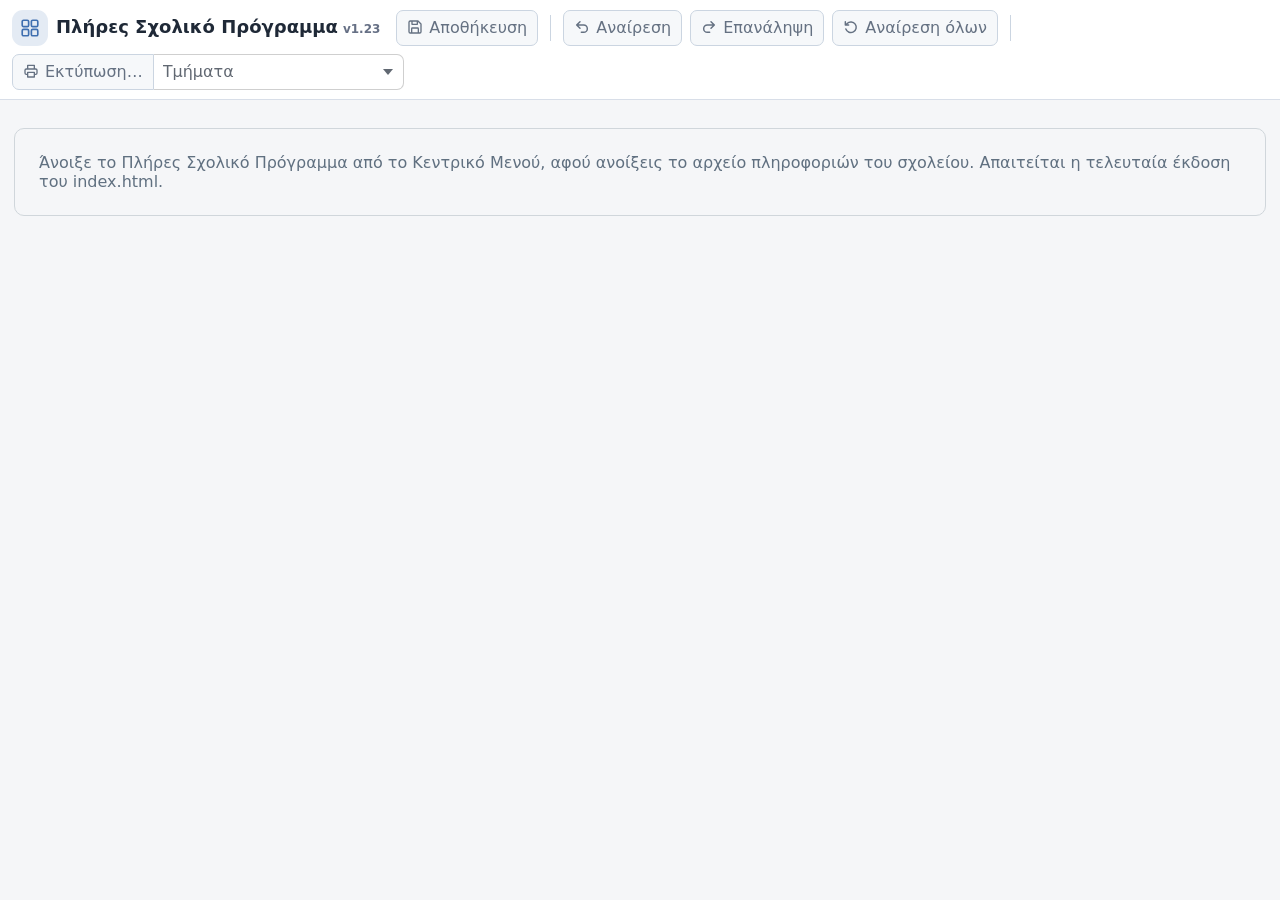
<file: fet_timetable_editor.html>
<!doctype html>
<html lang="el" class="subapp-page">
<head>
<meta charset="utf-8">
<meta name="viewport" content="width=device-width,initial-scale=1">
<title>Πλήρες Σχολικό Πρόγραμμα v1.23</title>
<link rel="stylesheet" href="_ui.css">
<link rel="stylesheet" href="_subapp.css">
<style>
/* Πλήρες Σχολικό Πρόγραμμα (fet_timetable_editor.html): the composition of a period from the shared file (.data): the
   Ωρολόγιο (kind 'school', of which this is the owner), the Ατομικά Προγράμματα and the σχέδιο Ολοημέρου.
   Shared appearance: _ui.css / _subapp.css. --ft-* : colours whose meaning exists only on this board. */
:root{
  --ft-cell:130px;--ft-hour:124px;
  --ft-head-bg:#f9fafb;--ft-line:var(--school-ui-border);--ft-boundary:#98a2b3;
  --ft-card-border:#d0d5dd;
  --ft-conflict-bg:#fff1f0;--ft-conflict-border:#f04438;
  --ft-specialty-bg:#eef7ff;--ft-specialty-border:#b9d8fb;
  --ft-nonhomeroom-bg:#fff9db;--ft-nonhomeroom-border:#f2d675;
  --ft-allowed-bg:#ecfdf3;--ft-allowed-ring:#a6f4c5;--ft-allowed-over-bg:#dcfae6;--ft-allowed-outline:#32d583;
  --ft-unavailable-bg:#fff4e5;--ft-unavailable-ring:#f7b955;--ft-unavailable-over-bg:#ffead5;--ft-unavailable-outline:#f79009;
  --ft-drop-bg:#eff8ff;--ft-drop-outline:#84adff;
  --ft-avail-ok-bg:#eaf3de;--ft-avail-ok-border:#97c459;
  --ft-avail-off-bg:#fcebeb;--ft-avail-off-border:#f09595;--ft-avail-off-text:#a32d2d;
  --ft-avail-weak-bg:#fef08a;--ft-avail-weak-border:#ca8a04;--ft-avail-weak-text:#713f12;
  --ft-locked-bg:#f2f4f7;--ft-locked-card-bg:#f9fafb;--ft-locked-text:#667085;
  --ft-individual-border:#a2654a;
  --ft-token-bg:#fbf1ec;--ft-token-border:#e3bfae;--ft-token-text:#8a4b31;
  --ft-target-outline:#2e90fa
}
/* Header: the period list may be long; it gives up width before anything wraps out of the page. */
#period{flex:0 1 auto;min-width:0}
/* Busy: the shared main.busy of _subapp.css fades the sidebar and the workspace together. */
main.ft-single{grid-template-columns:minmax(0,1fr)}

/* Sidebar */
aside{display:flex;flex-direction:column;gap:0}
#search{width:100%;margin:0 0 10px;padding:var(--school-ui-control-padding-y) 10px;border:1px solid var(--school-ui-input-border);border-radius:8px;flex:none}
.ft-entity-list{min-height:0}
.ft-entity-empty{margin:8px 2px;font-size:13px;color:var(--school-ui-muted)}
/* Cards of the «Τμήματα» tab: the homeroom teacher on the same line as the class, aligned right, in smaller letters;
   a long name wraps under itself, not under the class. */
.subapp-sidebar-item.ft-class-item{display:flex;align-items:baseline;gap:10px}
.ft-class-item .subapp-sidebar-item-name{flex:none}
.ft-class-item .subapp-sidebar-item-meta{flex:1 1 auto;font-size:11px;text-align:right}

/* Workspace */
.ft-workspace{min-width:0;min-height:0;overflow:auto;padding:12px 14px}
.ft-toolbar{margin-bottom:10px}
.ft-title{margin:0 0 2px;font-size:18px;font-weight:850;line-height:1.3}
.ft-title small{font-size:14px;font-weight:400;color:var(--school-ui-muted);margin-left:8px}
/* Under the title only the period; right under it, when there are some, the problems of the period (schoolProblems:
   conflicts, the σχέδιο Ολοημέρου differs from the Ωρολόγιο, the period has no σχέδιο…), whose list opens under the
   controls; then the note on the incomplete cells of the teacher in the Ατομικά, with a link to the application that
   changes them, and the warnings of the programs.
   Files, imports and changes are in «Ιστορικό…» of «Σχολικά Προγράμματα».
   The strip ends at the visible right edge of the timetable, never past the workspace. */
.ft-source-info{margin:0 0 4px;max-width:100%}
/* Head of the board: title, information and controls on the left; in the teacher view the availability of the
   FET file on the right, its top at the title, so «Ώρες» sits just left of it and the controls don't move down.
   The head has the width of the visible timetable, so the availability ends at its right edge. When the left
   column gets narrower than 300px, the availability goes under the controls, on the left.
   Height (alignAvailability): from the top of the capitals of the title to the bottom of «Ώρες», the cells growing in
   proportion. With a message under the period, or with the controls on two lines, it keeps its normal size and only
   its top is aligned. */
.ft-head{display:flex;flex-wrap:wrap;align-items:flex-start;justify-content:space-between;gap:10px 16px;max-width:100%}
.ft-head-main{flex:1 1 300px;min-width:0}
/* Availability: days in columns, the hours of «Πρωινό» in rows. Green available, red with «×» not available,
   yellow with «×» not available with weight under 100%. Normal cell 13×11px with a 7px «×» (an exception to the
   icon scale); --ft-avail-h (the cell height) scales the cell and the «×» together. The labels are cut to the
   height of the capitals, so the top of the day letters is the top of the grid. */
.ft-avail{--ft-avail-h:11px;display:grid;grid-template-columns:12px repeat(5,calc(var(--ft-avail-h) * 13 / 11));gap:2px 3px;align-items:center;flex:0 0 auto}
.ft-avail-label{font-size:11px;line-height:11px;color:var(--school-ui-muted);text-align:center;text-box:trim-both cap alphabetic}
.ft-cap-probe{display:inline-block;width:0;height:0;vertical-align:baseline}
.ft-avail-cell{display:flex;align-items:center;justify-content:center;box-sizing:border-box;width:calc(var(--ft-avail-h) * 13 / 11);height:var(--ft-avail-h);border:1px solid var(--ft-avail-ok-border);border-radius:3px;background:var(--ft-avail-ok-bg)}
.ft-avail-cell.off{border-color:var(--ft-avail-off-border);background:var(--ft-avail-off-bg);color:var(--ft-avail-off-text)}
.ft-avail-cell.weak{border-color:var(--ft-avail-weak-border);background:var(--ft-avail-weak-bg);color:var(--ft-avail-weak-text)}
.ft-avail-cell svg{display:block;width:calc(var(--ft-avail-h) * 7 / 11);height:calc(var(--ft-avail-h) * 7 / 11)}
.ft-source-note{margin:2px 0 0;font-size:13px;line-height:1.5;color:var(--school-ui-warning);--ui-icon-text-size:var(--school-ui-icon-size-list)}
.ft-source-note.info{color:var(--school-ui-muted)}
.ft-source-note .ui-icon-text{white-space:normal;overflow-wrap:anywhere}
.ft-source-note .ui-link-button{margin-left:6px;white-space:nowrap}
/* Problems of the period (schoolProblems of _ui.js): the line under the period, and the open list under the controls,
   as wide as the head. */
.ft-source-info .school-problems{margin:2px 0 0}
.ft-problems-list{margin-top:8px;max-width:100%}
.ft-controls select{min-width:0}
/* Controls of the board: groups with a small title above, filling the left column of the head (up to the visible
   right edge of the timetable, or up to the availability in the teacher view). Groups wrap as whole units. The spring before the filters takes the free
   space of the line, so the filters sit on the right while they fit on that line, and start on the left of a new line
   when they wrap. Its negative margin cancels the gap, so it never makes the line wrap earlier. */
.ft-controls{--ft-controls-gap:18px;display:flex;flex-wrap:wrap;align-items:flex-end;gap:8px var(--ft-controls-gap);max-width:100%}
.ft-controls-spring{flex:1 1 0;min-width:0;margin-left:calc(-1 * var(--ft-controls-gap))}
.ft-control-group{display:flex;flex-direction:column;align-items:flex-start;gap:3px;min-width:0}
.ft-filters{display:flex;flex-wrap:wrap;align-items:flex-end;gap:8px 12px;min-width:0}
.ft-control-title{margin:0;font-size:12px;font-weight:400;line-height:1.3;color:var(--school-ui-muted)}
/* Joined buttons (one choice: Λειτουργία; one or more: Εμφάνιση). Pressed look from .ui-toggle (_ui.css). */
.ft-segmented{display:inline-flex}
.ft-segmented button{border-radius:0;margin:0}
.ft-segmented button+button{margin-left:-1px}
.ft-segmented button:first-child{border-top-left-radius:7px;border-bottom-left-radius:7px}
.ft-segmented button:last-child{border-top-right-radius:7px;border-bottom-right-radius:7px}
.ft-segmented button[aria-pressed="true"]{position:relative;z-index:1}
.ft-segmented button:focus-visible{position:relative;z-index:2}
.ft-source{display:flex;flex-wrap:wrap;gap:4px 14px;margin:0;font-size:13px;color:var(--school-ui-muted);line-height:1.5}
.ft-source b{font-weight:650;color:var(--school-ui-label-text)}
.ft-source + .ft-source{margin-top:4px}
.ft-warnings .ui-validation-warning,.ft-warnings .ui-validation-error{font-size:13px}
.ft-workspace .subapp-notice{margin:8px 0 0}
.ft-workspace .subapp-notice:empty{display:none}
.ft-empty{min-height:320px}

/* Timetable grid */
table.ft-grid{border-collapse:separate;border-spacing:0;background:var(--school-ui-surface);border:1px solid var(--ft-line);border-radius:10px;min-width:max-content}
.ft-grid th,.ft-grid td{border-right:1px solid var(--ft-line);border-bottom:1px solid var(--ft-line);vertical-align:top}
.ft-grid tr:last-child>td,.ft-grid tr:last-child>th{border-bottom:0}
.ft-grid th:last-child,.ft-grid td:last-child{border-right:0}
.ft-grid tr.ft-boundary>th,.ft-grid tr.ft-boundary>td{border-top:2px solid var(--ft-boundary)}
.ft-grid thead th{position:sticky;top:-12px;z-index:4;background:var(--ft-head-bg);padding:8px;text-align:center;min-width:var(--ft-cell);font-size:14px}
.ft-grid .ft-hour{position:sticky;left:-14px;z-index:3;background:var(--ft-head-bg);width:var(--ft-hour);min-width:var(--ft-hour);padding:8px;text-align:left;font-size:13px;font-weight:650;white-space:nowrap}
.ft-grid thead .ft-hour{z-index:5}
.ft-grid td.ft-slot{position:relative;width:var(--ft-cell);min-width:var(--ft-cell);height:80px;padding:5px;background:var(--school-ui-surface)}
/* The zones of the Ολοήμερο belong to the Ολοήμερο Designer: locked here, with a pencil (on hover or focus) that opens
   the Designer at that hour. */
.ft-grid td.ft-slot.ft-locked{background:var(--ft-locked-bg)}
button.ui-icon-button.ft-cell-edit{position:absolute;top:3px;right:3px;z-index:2;display:none;width:22px;height:22px;border-radius:6px;background:var(--school-ui-surface)}
.ft-grid td.ft-slot.ft-locked:hover button.ft-cell-edit,.ft-grid td.ft-slot.ft-locked:focus-within button.ft-cell-edit{display:inline-grid}
button.ui-icon-button.ft-cell-edit>svg{width:var(--school-ui-icon-size-list);height:var(--school-ui-icon-size-list)}
/* The cell of the target (a warning of «Σχολικά Προγράμματα»), until the next click on the board. */
.ft-grid td.ft-slot.ft-target{outline:3px solid var(--ft-target-outline);outline-offset:-3px}
/* Support of the Ατομικά Προγράμματα in the view of a τμήμα: small tokens at the top left of the cell (ΠΛ Παράλληλη
   Στήριξη, ΤΕ Τμήμα Ένταξης, ΤΥ Τμήμα Υποδοχής, ΕΒ ΕΒΠ, ΣΤ any other), with the teacher and the subject in the tooltip.
   They are moved in the view of the teacher. */
.ft-tokens{display:flex;flex-wrap:wrap;gap:3px;margin:0 26px 4px 0}
.ft-token{display:inline-block;padding:2px 4px;border:1px solid var(--ft-token-border);border-radius:4px;background:var(--ft-token-bg);color:var(--ft-token-text);font-size:10px;font-weight:700;line-height:1;cursor:default}
.ft-grid td.ft-slot.drag-allowed{background:var(--ft-allowed-bg);box-shadow:inset 0 0 0 1px var(--ft-allowed-ring)}
.ft-grid td.ft-slot.drag-allowed.dragover{outline:3px solid var(--ft-allowed-outline);outline-offset:-3px;background:var(--ft-allowed-over-bg)}
.ft-grid td.ft-slot.drag-unavailable{background:var(--ft-unavailable-bg);box-shadow:inset 0 0 0 1px var(--ft-unavailable-ring)}
.ft-grid td.ft-slot.drag-unavailable.dragover{outline:3px solid var(--ft-unavailable-outline);outline-offset:-3px;background:var(--ft-unavailable-over-bg)}
.ft-grid td.ft-slot.dragover:not(.drag-allowed):not(.drag-unavailable){outline:3px solid var(--ft-drop-outline);outline-offset:-3px;background:var(--ft-drop-bg)}
.ft-card{
  border:1px solid var(--ft-card-border);border-left:5px solid var(--card,var(--school-ui-muted));background:var(--school-ui-surface);
  border-radius:8px;padding:6px 7px;margin-bottom:5px;box-shadow:0 1px 2px #1018280d;cursor:grab;user-select:none
}
.ft-card:last-child{margin-bottom:0}
.ft-card.specialty{background:var(--ft-specialty-bg);border-color:var(--ft-specialty-border)}
.ft-card.non-homeroom{background:var(--ft-nonhomeroom-bg);border-color:var(--ft-nonhomeroom-border)}
.ft-card.conflict{background:var(--ft-conflict-bg);border-color:var(--ft-conflict-border)}
/* An hour of the Ατομικά Προγράμματα: dashed border (the colour of the subject stays on the left). */
.ft-card.individual{border-top-style:dashed;border-right-style:dashed;border-bottom-style:dashed;border-top-color:var(--ft-individual-border);border-right-color:var(--ft-individual-border);border-bottom-color:var(--ft-individual-border)}
/* Locked: an hour of the σχέδιο Ολοημέρου (or of the Ωρολόγιο in the zones of the Ολοήμερο); it does not move here. */
.ft-card.locked{cursor:default;background:var(--ft-locked-card-bg);box-shadow:none}
.ft-card.locked .ft-subject{color:var(--ft-locked-text)}
.ft-card:active{cursor:grabbing}
.ft-subject{font-size:13px;font-weight:850;line-height:1.15;text-align:center;overflow-wrap:break-word}
.ft-meta{margin-top:3px;font-size:11px;line-height:1.25;color:#475467;text-align:center;overflow-wrap:anywhere}
.ft-badge{display:block;width:max-content;max-width:100%;margin:4px auto 0;padding:1px 5px;border:1px solid var(--ft-card-border);border-radius:999px;background:var(--ft-head-bg);font-size:10px;text-align:center}
.ft-unmatched{font-style:italic}

/* Dialogs (inside schoolChoiceDialog) */
.school-confirm.ft-print-dialog{width:min(780px,calc(100vw - 32px))}
.ft-date-field{max-width:200px}
.ft-print-columns{display:grid;grid-template-columns:1fr 1fr;gap:18px;margin-top:14px}
.ft-print-column{min-width:0}
.ft-print-column h3{margin:0 0 6px;font-size:15px}
.ft-print-presets{display:flex;flex-wrap:wrap;gap:6px}
.ft-print-column .subapp-check-list{max-height:42vh}
.ft-print-column .subapp-check-list label{font-weight:400;margin:2px 0}
.ft-print-option{display:flex;align-items:baseline;gap:6px;margin:12px 0 0;font-weight:400;cursor:pointer}
.ft-print-note{margin:10px 0 0}
.ft-source .ui-validation-warning{margin:0}

@media(max-width:900px){:root{--ft-cell:112px;--ft-hour:108px}}
@media(max-width:800px){
  .ft-entity-list{max-height:40vh;overflow:auto}
  .ft-workspace{overflow:visible}
  .ft-grid-wrap{overflow:auto}
  .ft-grid thead th{top:0}
  .ft-grid .ft-hour{left:0}
}
@media(max-width:700px){.ft-print-columns{grid-template-columns:1fr}}
@media print{
  header,aside{display:none!important}
}
</style>
</head>
<body>
<header class="page-head">
  <div class="toolbar-brand"><h1><button class="brand-menu" type="button" title="Άνοιγμα κεντρικού μενού" aria-label="Πλήρες Σχολικό Πρόγραμμα — άνοιγμα κεντρικού μενού"><span class="app-mark is-sub" data-app-icon="full" aria-hidden="true"></span><span class="brand-text"><span>Πλήρες Σχολικό Πρόγραμμα</span><span class="small version">v1.23</span></span></button></h1></div>
  <select id="period" aria-label="Περίοδος" disabled hidden></select>
  <button id="save" class="save-main" type="button" disabled>Αποθήκευση</button>
  <span class="sep" aria-hidden="true"></span>
  <button id="undo" type="button" disabled title="Αναίρεση της τελευταίας ενέργειας" data-school-icon="undo">Αναίρεση</button>
  <button id="redo" type="button" disabled title="Επανάληψη της ενέργειας που αναιρέθηκε" data-school-icon="redo">Επανάληψη</button>
  <button id="undoAll" type="button" disabled>Αναίρεση όλων</button>
  <span class="sep" aria-hidden="true"></span>
  <span class="print-control">
    <button id="print" type="button" disabled>Εκτύπωση…</button>
    <span class="print-mode-wrap">
      <select id="printMode" aria-label="Μορφή εκτύπωσης" disabled>
        <option value="classes">Τμήματα</option>
        <option value="staff">Προσωπικό</option>
        <option value="classroom">Δάσκαλοι</option>
        <option value="specialties">Ειδικότητες</option>
        <option value="individual">Ατομικά Προγράμματα</option>
        <option value="available">Διαθέσιμοι Εκπαιδευτικοί</option>
      </select>
    </span>
  </span>
  <div class="header-right"><span id="schoolYear" class="school-year-indicator" hidden><span>Σχολικό έτος:</span> <span id="schoolYearValue"></span></span></div>
</header>
<main id="root" class="ft-single">
  <aside id="side" hidden aria-label="Τμήματα και εκπαιδευτικοί">
    <div class="subapp-sidebar-tabs" role="tablist" aria-label="Προβολή">
      <button id="tabClasses" type="button" role="tab" aria-selected="true" aria-controls="entityList">Τμήματα</button>
      <button id="tabTeachers" type="button" role="tab" aria-selected="false" aria-controls="entityList">Εκπαιδευτικοί</button>
    </div>
    <input id="search" type="search" placeholder="Αναζήτηση…" aria-label="Αναζήτηση" autocomplete="off">
    <div id="entityList" class="ft-entity-list subapp-sidebar-list" role="tabpanel"></div>
  </aside>
  <section id="workspace" class="ft-workspace subapp-workspace">
    <p class="subapp-connection">Άνοιξε το Πλήρες Σχολικό Πρόγραμμα από το Κεντρικό Μενού, αφού ανοίξεις το αρχείο πληροφοριών του σχολείου. Απαιτείται η τελευταία έκδοση του index.html.</p>
  </section>
</main>
<script src="_ui.js"></script>
<script src="_data.js"></script>
<script src="_data_timetable.js"></script>
<script src="_data_oloimero.js"></script>
<script src="_data_documents.js"></script>
<script>
(() => {
  'use strict';
  // Πλήρες Σχολικό Πρόγραμμα: the composition of a period (SchoolTimetable.composePeriod) from the shared file
  // (school-timetables:*), through schoolHost (_ui.js): the Ωρολόγιο (kind 'school', owned here), the Ατομικά
  // Προγράμματα (written here too, only their hours) and the σχέδιο Ολοημέρου of the period (read only).
  // Hours, conflicts, subjects and availability come from the composition, with the programs of the page in place of
  // the stored ones. In the zones of the Ολοήμερο only the σχέδιο counts and is shown (the Ωρολόγιο there only when
  // the period has no σχέδιο); those zones are locked and open in the Ολοήμερο Designer.
  // Moves keep the rules of the kinds (SchoolTimetable.moveProblems): an hour moves only within the zone of its kind,
  // and an hour of the Ατομικά is the teacher's alone.
  // Τμήματα: those of «Τμήματα» (classes of school-timetables:context, SchoolClasses). Activities refer to them by
  // id, and the page always shows the name from «Τμήματα».
  // Every change happens in the page; «Αποθήκευση» writes the Ωρολόγιο and the Ατομικά of the period (put), all or
  // nothing. The problems of the composition (SchoolTimetable.compositionProblems) are listed under the period, with
  // the shared schoolProblems (_ui.js): a conflict is shown here, at its cell; the other problems open the application
  // that changes them.
  const T = SchoolTimetable, C = SchoolClasses, D = SchoolDate, esc = schoolEscape, $ = id => document.getElementById(id);
  const post = schoolHost.post;
  const quoted = value => '«' + value + '»';
  const clone = value => structuredClone(value);
  const unique = list => [...new Set(list)];
  const byText = (a, b) => String(a).localeCompare(String(b), 'el', {numeric: true, sensitivity: 'base'});
  const DAYS = [1, 2, 3, 4, 5];
  const dayLabel = day => T.dayLabels[day - 1];
  const upper = value => SchoolText.withoutTones(value).toLocaleUpperCase('el-GR');
  const el = (tag, className, textValue) => {
    const node = document.createElement(tag);
    if (className) node.className = className;
    if (textValue != null) node.textContent = textValue;
    return node;
  };
  // The sources of the composition, as the user calls them.
  const SOURCE_NAMES = Object.freeze({school: 'Ωρολόγιο', oloimero: 'σχέδιο Ολοημέρου', individual: 'Ατομικά Προγράμματα'});
  const sourceName = kind => SOURCE_NAMES[kind] || T.kinds[kind]?.label || kind;
  // Tokens of the support in the view of a τμήμα, by the Είδος υπηρεσίας of the teacher.
  const SUPPORT_TOKENS = Object.freeze({
    parallel: ['ΠΛ', 'Παράλληλη Στήριξη'], inclusion: ['ΤΕ', 'Τμήμα Ένταξης'], zep: ['ΤΥ', 'Τμήμα Υποδοχής'], ebp: ['ΕΒ', 'ΕΒΠ']
  });
  const OTHER_SUPPORT = Object.freeze(['ΣΤ', 'Στήριξη']);

  // ---- State ----
  let context = null;          // the last context of the host
  let periodId = null;         // the period shown
  // The Ωρολόγιο and the Ατομικά Προγράμματα of the period: as stored in the file (or null) and as shown in the page.
  let saved = null, savedJson = 'null', program = null;
  let savedInd = null, savedIndJson = 'null', individual = null;
  let undoStack = [], redoStack = [];     // JSON snapshots of {program, individual}, for «Αναίρεση» / «Επανάληψη»
  let busy = false, dirty = false;
  let hours = [], hoursError = '';
  let view = 'classes';
  const selected = {classes: '', teachers: ''};
  let draggedKey = null;
  let cache = null;            // indexes of the composition, rebuilt after every change
  const printDates = new Map();            // «Ισχύει από» chosen per period in this session
  let staffById = new Map(), staffRanks = new Map();
  let gridWidthObserver = null;
  // The cell of the target ({day, start}), marked until the next click on the board; scrolled into view once.
  let focusCell = null, focusScrolled = false;
  let problemsOpen = false;    // the list of the problems of the period is open (while the page is open)

  // ---- Small helpers ----
  const periodOf = id => context?.periods?.find(period => period.id === id) || null;
  const programOf = (id, kind) => (context?.programs || []).find(item => item.kind === kind && item.periodId === id) || null;
  const periodPrograms = id => (context?.programs || []).filter(item => item.periodId === id && Object.prototype.hasOwnProperty.call(T.kinds, item.kind));
  // A Προσχέδιο περιόδου has no dates.
  const periodRange = period => D.valid(period.from) ? D.format(period.from) + ' – ' + D.format(T.periodEnd(period, context.year)) : '';
  const notice = (textValue, error = false) => { const node = $('notice'); if (!node) return; node.textContent = textValue; node.classList.toggle('error', error); };
  const message = (textValue, title) => schoolMessage(textValue, title ? {title} : {});
  const modeSafe = () => controlState.mode !== 'free';

  // Teachers: 'id:<staff id>' for people of Προσωπικό, 'name:<name>' for names without a match.
  const keyOfId = id => 'id:' + id, keyOfName = name => 'name:' + name;
  const teacherKeys = activity => [...(activity.staff || []).map(keyOfId), ...(activity.unmatched || []).map(keyOfName)];
  const personOf = key => key.startsWith('id:') ? staffById.get(key.slice(3)) || null : null;
  const shortOf = key => { const person = personOf(key); return person ? person.shortName || person.name || person.code || '?' : key.startsWith('name:') ? key.slice(5) : '?'; };
  const fullOf = key => personOf(key)?.name || '';
  const isUnmatched = key => key.startsWith('name:');
  const isSpecialty = key => personOf(key)?.serviceType === 'specialty';
  const isClassroom = key => T.isGeneralTeacher(personOf(key));   // «Δάσκαλοι»: branch ΠΕ70
  // Order of the «Σύντομο Όνομα» list of Προσωπικό (T.sortStaff); names without a match follow, alphabetically.
  const staffRank = key => { const person = personOf(key); return person ? staffRanks.get(person.id) ?? Infinity : Infinity; };
  const sortTeachers = keys => [...keys].sort((a, b) => (isUnmatched(a) - isUnmatched(b)) || (staffRank(a) - staffRank(b) || 0) || byText(shortOf(a), shortOf(b)));

  // ---- Hours (from Ώρες Διδασκαλίας) ----
  function loadHours() {
    try { hours = T.timedHours(context.teachingHours).map((hour, index) => ({...hour, index})); hoursError = ''; }
    catch (error) { hours = []; hoursError = error.message; }
  }
  const isBreak = hour => hour.category === 'break';
  const isMorning = hour => hour.category === 'morning';
  const isAfternoon = hour => ['meal', 'afternoon', 'extended'].includes(hour.category);
  // An hour of a zone of the Ολοήμερο (Πρωινή Ζώνη, Γεύμα, Ολοήμερο, Διευρυμένο): locked here.
  const isLocked = hour => !!hour && T.OLOIMERO_CATEGORIES.includes(hour.category);
  const hourGroup = hour => hour.category === 'early' ? 0 : isMorning(hour) ? 1 : isAfternoon(hour) ? 2 : 3;
  const teachingHours = () => hours.filter(hour => !isBreak(hour));
  function hourIndexOf(time) {
    let index = hours.findIndex(hour => hour.start === time.start && hour.end === time.end);
    if (index < 0) index = hours.findIndex(hour => hour.start === time.start);
    return index;
  }
  // A thicker line where the group of hours changes: Πρωινή Ζώνη → πρωινό → απόγευμα.
  const boundaryBefore = (hour, list) => { const index = list.indexOf(hour); return index > 0 && hourGroup(list[index - 1]) !== hourGroup(hour); };

  // ---- Indexes of the composition ----
  // The items of the board: one per activity of the Ωρολόγιο, of the Ατομικά Προγράμματα and of the σχέδιο Ολοημέρου.
  //   entries: the hours shown ({day, h}): the σχέδιο only in the zones of the Ολοήμερο; the Ωρολόγιο there only when
  //   the period has no σχέδιο (as the composition counts). locked: it does not move here (the σχέδιο, and an activity
  //   of the Ωρολόγιο with an hour in a zone of the Ολοήμερο). support: a support activity of the Ατομικά
  //   (SchoolTimetable.supportActivity: by the service type of the teacher or a usual subject; not a lesson of the
  //   τμήμα: a token in its view). outside: hours that are not in the Ώρες Διδασκαλίας or not Δευτέρα–Παρασκευή.
  function index() {
    if (cache) return cache;
    const composition = composeWith(), design = composition?.programs?.oloimero || null;
    const list = [];
    const add = (kind, prog) => {
      for (const activity of prog?.activities || []) {
        const times = activity.times || [];
        const all = times.map(time => ({day: time.day, h: hourIndexOf(time)}))
          .filter(entry => entry.h >= 0 && entry.day >= 1 && entry.day <= 5).sort((a, b) => a.day - b.day || a.h - b.h);
        const entries = all.filter(entry => kind === 'oloimero' ? isLocked(hours[entry.h]) : kind === 'school' && design ? !isLocked(hours[entry.h]) : true);
        const outside = kind !== 'oloimero' && all.length < times.length;
        if (!entries.length && !outside) continue;
        const locked = kind === 'oloimero' || (kind === 'school' && all.some(entry => isLocked(hours[entry.h])));
        list.push({key: kind + ':' + activity.id, kind, program: prog, activity, entries, keys: teacherKeys(activity), locked, support: T.supportActivity(kind, activity, {staff: staffById}), outside});
      }
    };
    add('school', program); add('individual', individual); add('oloimero', design);
    // Conflicts: those of the composition, on every source.
    const conflicts = new Set();
    for (const item of composition?.conflicts || []) { conflicts.add(item.a.activity); conflicts.add(item.b.activity); }
    const problems = composition ? T.compositionProblems(composition, {staff: context.staff || [], classes: yearClasses()}) : [];
    cache = {list, byKey: new Map(list.map(item => [item.key, item])), conflicts, homeroom: new Map(), composition, problems};
    return cache;
  }
  // The composition of the period (T.composePeriod) with the Ωρολόγιο and the Ατομικά of the page in place of the
  // stored ones. null without Ώρες Διδασκαλίας.
  function composeWith() {
    if (!context || hoursError || periodId == null) return null;
    const list = [program, individual].filter(Boolean);
    for (const item of context.programs || []) if (item.periodId === periodId && item.kind !== 'school' && item.kind !== 'individual') list.push(item);
    try { return T.composePeriod({periodId, programs: list, staff: context.staff, classes: yearClasses(), teachingHours: context.teachingHours}); }
    catch { return null; }
  }
  const composition = () => index().composition;
  const invalidate = () => { cache = null; };
  const hasPrograms = () => !!(program || individual || index().composition?.programs?.oloimero);
  // The homeroom teacher of a τμήμα (id) within the program («Υπεύθυνος τμήματος μέσα σε πρόγραμμα»): the
  // homeroomStaffId of «Τμήματα» if it appears in the composition; otherwise, for a τμήμα Γενικής Παιδείας, the teacher
  // whose short name starts with «[Α1]». Used by the title, the filters, the cards and the print of τμήματα.
  function homeroomKey(classId) {
    const ix = index();
    if (!ix.homeroom.has(classId)) {
      const all = {activities: ix.list.filter(item => !item.support).map(item => item.activity)};
      const found = classId ? T.homeroomTeacher(all, classId, {classes: context.classes, staff: context.staff}) : null;
      ix.homeroom.set(classId, found?.id ? keyOfId(found.id) : found?.name ? keyOfName(found.name) : '');
    }
    return ix.homeroom.get(classId);
  }
  // Τμήματα: all those of «Τμήματα», in the order of SchoolClasses.sort; the keys are their ids.
  const yearClasses = () => context?.classes || [];
  const classesList = () => C.sort(yearClasses()).map(item => item.id).filter(Boolean);
  const className = id => C.nameOf(yearClasses(), id) || '?';
  // The homeroom teacher of «Τμήματα» (homeroomStaffId), shown on the right of the list of τμήματα.
  const classHomeroomText = id => {
    const staffId = C.byId(yearClasses()).get(id)?.homeroomStaffId;
    const person = staffId ? staffById.get(staffId) : null;
    return person ? person.name || person.shortName || '' : '';
  };
  const teachersList = () => sortTeachers(unique(index().list.flatMap(item => item.keys)));
  // The students of an activity: the shared text of SchoolTimetable, with the names of «Τμήματα».
  const studentsLabel = activity => T.studentsText(activity, {classes: yearClasses()});

  // The subject of an activity, always through the shared SchoolTimetable.activitySubject, with the composition of
  // the period (the «μάθημα της τάξης» of the Ατομικά Προγράμματα).
  const subjectOf = activity => T.activitySubject(activity, {composition: composition(), classes: yearClasses()});
  // Hours of a teacher in the composition (all sources of the period).
  const hoursOf = key => { const comp = composition(); return key.startsWith('id:') ? comp?.hours.get(key.slice(3))?.total || 0 : comp?.unmatchedHours.get(key.slice(5)) || 0; };
  const targetOf = key => { const value = personOf(key)?.schoolHours; return value === '' || value == null ? '—' : String(value); };

  // Not-available times of the FET file (the Ωρολόγιο of the period), for a teacher key.
  function unavailableOf(key) {
    const source = program?.source;
    if (source?.type !== 'fet') return [];
    const names = key.startsWith('id:') ? (source.teachers || []).filter(teacher => teacher.staffId === key.slice(3)).map(teacher => teacher.name) : [key.slice(5)];
    return (source.unavailable || []).filter(item => names.includes(item.teacher));
  }

  // ---- Teacher filter of the class view ----
  function shownTeachers(keys, classId, hour) {
    const filter = controlState.teacherFilter, morning = hour && isMorning(hour), home = homeroomKey(classId);
    // «Δάσκαλοι»: in the morning only the homeroom teacher of the class. «Ειδικότητες»: in the morning also
    // a classroom teacher who is not the homeroom teacher of the class.
    if (filter === 'classroom') return keys.filter(key => isClassroom(key) && (!morning || key === home));
    if (filter === 'specialties') return keys.filter(key => isSpecialty(key) || (morning && isClassroom(key) && key !== home));
    return keys;
  }
  const passesFilter = (keys, classId, hour) => controlState.teacherFilter === 'all' || shownTeachers(keys, classId, hour).length > 0;
  // The items of the view: of the τμήμα (its lessons; the support of the Ατομικά is shown as tokens), or of the teacher.
  function relevant() {
    const current = selected[view];
    if (!current) return [];
    return index().list.filter(item => view === 'classes'
      ? !item.support && (item.activity.classes || []).includes(current) && item.entries.some(entry => passesFilter(item.keys, current, hours[entry.h]))
      : item.keys.includes(current));
  }
  // The support of the Ατομικά in a τμήμα, by cell: Map('day:h' → [item]).
  function supportOf(classId) {
    const cells = new Map();
    for (const item of index().list) {
      if (!item.support || !(item.activity.classes || []).includes(classId)) continue;
      for (const entry of item.entries) {
        const key = entry.day + ':' + entry.h;
        if (!cells.has(key)) cells.set(key, []);
        cells.get(key).push(item);
      }
    }
    return cells;
  }
  // The token of a support activity and what it means, by the Είδος υπηρεσίας of its (first) teacher.
  const supportLabel = item => SUPPORT_TOKENS[personOf(item.keys[0])?.serviceType] || OTHER_SUPPORT;
  function tokenFor(item) {
    const [label, what] = supportLabel(item);
    const token = el('span', 'ft-token', label);
    const who = item.keys.map(key => shortOf(key) + (fullOf(key) && fullOf(key) !== shortOf(key) ? ' (' + fullOf(key) + ')' : '')).join(', ');
    token.title = what + ': ' + (who || '—') + ' — ' + (subjectOf(item.activity) || (item.activity.subjectFromClasses ? 'μάθημα της τάξης' : '—')) + '\nΜετακινείται από την προβολή του εκπαιδευτικού.';
    return token;
  }

  // ---- Moving and swapping ----
  // The new times of an item that starts at hour index startH of day: its hours stay consecutive.
  function slotsFor(item, day, startH) {
    const length = item.entries.length;
    if (!length) return {ok: false, reason: 'Η δραστηριότητα δεν έχει ώρες που υπάρχουν στις Ώρες Διδασκαλίας.'};
    if (startH < 0 || startH + length > hours.length) return {ok: false, reason: 'Η δραστηριότητα δεν χωράει μέχρι το τέλος της ημέρας.'};
    const target = hours.slice(startH, startH + length);
    const pause = target.find(isBreak);
    if (pause) return {ok: false, reason: 'Η δραστηριότητα δεν χωράει: το ' + quoted(pause.name) + ' είναι διάλειμμα.'};
    return {ok: true, probe: target.map(hour => ({day, start: hour.start, end: hour.end, name: hour.name}))};
  }
  // Move, or swap with the items of the current view that the destination covers. The rules of the kinds and the
  // conflicts come from SchoolTimetable.moveProblems; the not-available times from the FET file.
  // → {ok, type:'move'|'swap', moves:[{item, probe}], errors, conflicts, unavailable:[{key, day, hour}]} or {ok:false, reason}.
  function plan(key, day, startH) {
    const ix = index(), dragged = ix.byKey.get(key);
    if (!dragged) return {ok: false, reason: 'Η δραστηριότητα δεν βρέθηκε.'};
    if (dragged.locked) return {ok: false, reason: lockedText(dragged)};
    const first = slotsFor(dragged, day, startH);
    if (!first.ok) return first;
    const targetHs = first.probe.map((_, i) => startH + i);
    // Only the items shown in the current view take part in a swap.
    const targets = relevant().filter(item => item.key !== key && item.entries.some(entry =>
      entry.day === day && targetHs.includes(entry.h) && (view !== 'classes' || passesFilter(item.keys, selected.classes, hours[entry.h]))));
    const moves = [{item: dragged, probe: first.probe}];
    if (targets.length) {
      if (targets.some(target => target.locked)) return {ok: false, reason: 'Η ανταλλαγή δεν γίνεται: μια δραστηριότητα του προορισμού δεν μετακινείται εδώ.'};
      for (const target of targets) {
        if (!target.entries.every(entry => entry.day === day && targetHs.includes(entry.h))) return {ok: false, reason: 'Η ανταλλαγή δεν γίνεται: μια δραστηριότητα του προορισμού συνεχίζει έξω από τις ώρες που καλύπτει η δραστηριότητα που μετακινείται.'};
      }
      for (const h of targetHs) {
        if (targets.filter(target => target.entries.some(entry => entry.h === h)).length > 1) return {ok: false, reason: 'Η ανταλλαγή δεν γίνεται: στο ίδιο κελί υπάρχουν περισσότερες από μία δραστηριότητες.'};
      }
      const from = dragged.entries[0];
      for (const target of targets) {
        const back = slotsFor(target, from.day, from.h + (target.entries[0].h - startH));
        if (!back.ok) return back;
        moves.push({item: target, probe: back.probe});
      }
    }
    const check = T.moveProblems(composition(), moves.map(move => ({kind: move.item.kind, activity: move.item.activity, times: move.probe})));
    const unavailable = [];
    for (const move of moves) for (const teacher of move.item.keys) for (const slot of move.probe) {
      if (unavailableOf(teacher).some(time => time.day === slot.day && slot.start < time.end && time.start < slot.end)) unavailable.push({key: teacher, day: slot.day, hour: slot.name});
    }
    return {ok: true, type: targets.length ? 'swap' : 'move', moves, errors: check.errors, conflicts: check.conflicts, unavailable};
  }
  function eligibility(key, day, startH) {
    const result = plan(key, day, startH);
    if (!result.ok || result.errors.length) return {allowed: false};
    if (modeSafe() && result.conflicts.length) return {allowed: false};
    return {allowed: true, warning: modeSafe() && result.unavailable.length > 0};
  }
  const lockedText = item => item.kind === 'oloimero'
    ? 'Οι ώρες των ζωνών Ολοημέρου αλλάζουν στον Ολοήμερο Designer (μολυβάκι του κελιού).'
    : 'Η δραστηριότητα του Ωρολογίου έχει ώρα σε ζώνη Ολοημέρου και δεν μετακινείται εδώ. Οι ζώνες Ολοημέρου αλλάζουν στον Ολοήμερο Designer.';
  const otherOf = problem => problem.entry || (problem.other ? {kind: problem.other.kind, activity: problem.other.activity} : null);
  const whoText = (type, who) => type === 'class' ? 'τμήμα: ' + className(who) : 'εκπαιδευτικός: ' + (type === 'staff' ? shortOf(keyOfId(who)) : who);
  function errorText(error) {
    const when = dayLabel(error.time.day) + ' ' + error.time.start;
    if (error.code === 'zone') return 'Η ώρα ' + when + ' είναι σε ζώνη Ολοημέρου, που ανήκει στον Ολοήμερο Designer. Εδώ μετακινούνται μόνο οι ώρες του Πρωινού.';
    const other = otherOf(error), keys = teacherKeys(error.move.activity).filter(key => other && teacherKeys(other.activity).includes(key));
    return (keys.length ? shortOf(keys[0]) : 'Ο εκπαιδευτικός') + ' έχει ήδη ώρα ' + when + (other ? ' (' + (subjectOf(other.activity) || '—') + ', ' + sourceName(other.kind) + ')' : '') +
      '. Μια ώρα των Ατομικών Προγραμμάτων δεν μοιράζεται με άλλη ώρα του ίδιου εκπαιδευτικού, σε καμία λειτουργία.';
  }
  const conflictText = conflict => { const other = otherOf(conflict); return whoText(conflict.type, conflict.who) + (other ? ', με ' + quoted(subjectOf(other.activity) || '—') + ' (' + sourceName(other.kind) + ')' : ''); };
  // What the user sees of an activity at some times: subject, teachers, students, room, day and hours.
  const seen = (activity, times) => JSON.stringify([
    subjectOf(activity), [...(activity.staff || [])].sort(), [...(activity.unmatched || [])].sort(),
    [...(activity.classes || [])].sort(), [...(activity.subsets || [])].sort(), [...(activity.otherStudents || [])].sort(), activity.room || '',
    times.map(({day, start, end}) => day + ' ' + start + '-' + end).sort()
  ]);
  const sameAsSeen = moves => {
    const before = moves.map(move => seen(move.item.activity, move.item.activity.times || [])).sort();
    const after = moves.map(move => seen(move.item.activity, move.probe)).sort();
    return JSON.stringify(before) === JSON.stringify(after);
  };
  async function moveOrSwap(key, day, startH) {
    const result = plan(key, day, startH);
    const label = result.type === 'swap' ? 'Η ανταλλαγή' : 'Η μετακίνηση';
    if (!result.ok) { await message(result.reason, 'Μετακίνηση'); return; }
    // Nothing changes as the user sees it (dropped where it was, or swapped with an activity of the same
    // subject, teachers, students, room and hours): the program stays as it is.
    if (sameAsSeen(result.moves)) return;
    if (result.errors.length) { await message(label + ' δεν γίνεται. ' + errorText(result.errors[0]), 'Μετακίνηση'); return; }
    if (modeSafe()) {
      const conflict = result.conflicts[0];
      if (conflict) { await message(label + ' δεν έγινε λόγω σύγκρουσης (' + conflictText(conflict) + '). Στην «Ελεύθερη» λειτουργία επιτρέπεται.', 'Μετακίνηση'); return; }
      if (result.unavailable.length) {
        const lines = unique(result.unavailable.map(item => '• ' + shortOf(item.key) + (fullOf(item.key) ? ' (' + fullOf(item.key) + ')' : '') + ': ' + dayLabel(item.day) + ', ' + item.hour));
        const textValue = label + ' βάζει εκπαιδευτικό σε ώρα που έχει δηλωθεί μη διαθέσιμη στο FET:\n\n' + lines.slice(0, 8).join('\n') + (lines.length > 8 ? '\n• και ' + (lines.length - 8) + ' ακόμη' : '') + '\n\nΝα συνεχίσω;';
        if (!await schoolConfirm(textValue, {title: 'Μη διαθεσιμότητα', accept: 'Συνέχεια', queue: true})) return;
      }
    }
    change(() => {
      for (const move of result.moves) {
        move.item.activity.times = move.probe.map(({day: d, start, end}) => ({day: d, start, end}));
        touch(move.item.kind);
      }
    });
  }

  // ---- Changes, undo, dirty state ----
  // Every action keeps a snapshot for «Αναίρεση». What changed since the import is the difference from the initial
  // state of the program, kept by the host (program.initial).
  const snapshot = () => JSON.stringify({program, individual});
  function change(apply) {
    undoStack.push(snapshot());
    if (undoStack.length > 100) undoStack.shift();
    redoStack = [];
    apply();
    invalidate(); refresh();
  }
  function touch(kind) {
    const now = new Date().toISOString();
    if (kind === 'school' && program) {
      // The initial history (from the source of an older program) is fixed before the program changes.
      T.ensureHistory(program);
      program.updatedAt = now;
    } else if (kind === 'individual' && individual) individual.updatedAt = now;
  }
  function restore(value) { const state = JSON.parse(value); program = state.program; individual = state.individual; invalidate(); refresh(); }
  function undo() { if (busy || !undoStack.length) return; redoStack.push(snapshot()); restore(undoStack.pop()); }
  function redo() { if (busy || !redoStack.length) return; undoStack.push(snapshot()); restore(redoStack.pop()); }
  async function undoAll() {
    if (busy || !dirty) return;
    if (!await schoolConfirm('Να αναιρεθούν όλες οι αλλαγές του προγράμματος από την τελευταία αποθήκευση;', {title: 'Αναίρεση όλων', accept: 'Αναίρεση όλων'})) return;
    change(() => { program = clone(saved); individual = clone(savedInd); });
    notice('Αναιρέθηκαν όλες οι αλλαγές από την τελευταία αποθήκευση.');
  }
  function updateDirty() {
    const value = JSON.stringify(program) !== savedJson || JSON.stringify(individual) !== savedIndJson;
    if (value !== dirty) { dirty = value; post({type: 'school-fet:dirty', dirty}); }
  }
  function buttons() {
    const ready = !!context && !hoursError;
    $('save').classList.toggle('dirty', dirty);
    $('save').setAttribute('aria-label', dirty ? 'Αποθήκευση — υπάρχουν μη αποθηκευμένες αλλαγές' : 'Αποθήκευση');
    $('save').disabled = $('undoAll').disabled = busy || !dirty;
    $('undo').disabled = busy || !undoStack.length;
    $('redo').disabled = busy || !redoStack.length;
    $('period').disabled = busy || !context?.periods?.length || !!hoursError;
    $('print').disabled = $('printMode').disabled = busy || !ready || !hasPrograms();
    $('root').classList.toggle('busy', busy);
  }
  function refresh() { updateDirty(); render(); }
  function setBusy(value) { busy = value; buttons(); $('workspace').toggleAttribute('aria-busy', value); }

  // ---- Context from the host ----
  function applyContext(value) {
    context = value;
    staffById = new Map((context.staff || []).map(person => [person.id, person]));
    staffRanks = new Map(T.sortStaff(context.staff).map((person, index) => [person.id, index]));
    $('schoolYearValue').textContent = context.year || '';
    $('schoolYear').hidden = !context.year;
  }
  // The period that opens: the target of another program application (context.target), else the current period shared
  // by the program applications (context.currentPeriod), else the period of today. The target may also choose a
  // teacher or a τμήμα, and a cell (day and hour).
  function receive(value) {
    applyContext(value);
    loadHours();
    const periods = context.periods || [], target = context.target || null;
    if (target?.periodId && periodOf(target.periodId)) periodId = target.periodId;
    else if (!periodOf(periodId)) {
      const current = T.periodAt(periods, D.today()), filled = period => period && periodPrograms(period.id).length > 0;
      periodId = periodOf(context.currentPeriod) ? context.currentPeriod : (filled(current) ? current : periods.find(filled) || current || periods[0])?.id || null;
    }
    if (target?.staffId && staffById.has(target.staffId)) { view = 'teachers'; selected.teachers = keyOfId(target.staffId); }
    else if (target?.classId) { view = 'classes'; selected.classes = target.classId; }
    focusCell = target?.day && target?.start ? {day: target.day, start: target.start} : null;
    focusScrolled = false;
    showFocusHour();
    loadPeriod(periodId, {keepFocus: true});
  }
  // The cell of the target must be in the hours shown: «Ώρες» becomes «Όλες» when it hides the cell.
  function showFocusHour() {
    if (!focusCell) return;
    readControls();
    const hour = hours.find(item => item.start === focusCell.start);
    if (hour && controlState.hourFilter !== 'all' && !(controlState.hourFilter === 'morning' ? isMorning(hour) : isAfternoon(hour))) {
      controlState.hourFilter = 'all';
      if ($('hourFilter')) $('hourFilter').value = 'all';
    }
  }
  // A problem of the list shown here: the teacher (place.staffId, or place.name without a match) or the τμήμα
  // (place.classId), and its cell (day, start) when it has one. The search and the teacher filter of the τμήμα
  // no longer hide it.
  function showPlace(place, day, start) {
    readControls();
    if (place.classId) {
      view = 'classes'; selected.classes = place.classId;
      controlState.teacherFilter = 'all';
      if ($('teacherFilter')) $('teacherFilter').value = 'all';
    } else { view = 'teachers'; selected.teachers = place.staffId ? keyOfId(place.staffId) : keyOfName(place.name); }
    $('search').value = '';
    focusCell = day && start ? {day, start} : null;
    focusScrolled = false;
    showFocusHour();
    render();
    $('entityList').querySelector('.subapp-sidebar-item.selected')?.scrollIntoView({block: 'nearest'});
  }
  function loadPeriod(id, options = {}) {
    periodId = id;
    saved = id ? clone(programOf(id, 'school')) : null;
    savedJson = JSON.stringify(saved);
    program = clone(saved);
    savedInd = id ? clone(programOf(id, 'individual')) : null;
    savedIndJson = JSON.stringify(savedInd);
    individual = clone(savedInd);
    undoStack = []; redoStack = [];
    if (!options.keepFocus) focusCell = null;
    invalidate();
    refresh();
  }
  schoolHost.on('school-timetables:context', event => { if (!dirty && !busy) receive(event.context); });

  // Opens another program application at the period shown (school-timetables:open); the index asks about unsaved changes.
  function openApp(app, extra = {}) {
    if (busy || !periodOf(periodId)) return;
    post({type: 'school-timetables:open', app, target: {periodId, ...extra}});
  }

  // ---- Rendering ----
  function renderPeriods() {
    // The shared period list (schoolPeriodSelect of _ui.js), with «(κενή)» or «(χωρίς Ωρολόγιο)».
    const select = $('period');
    schoolPeriodSelect(select, context?.periods || [], {year: context?.year, selected: periodId || '', note: period => !periodPrograms(period.id).length ? '(κενή)' : programOf(period.id, 'school') ? '' : '(χωρίς Ωρολόγιο)'});
    select.hidden = false;
  }
  function render() {
    if (!context) return;
    renderPeriods();
    const work = $('workspace'), side = $('side'), root = $('root');
    const showSide = !hoursError && hasPrograms();
    side.hidden = !showSide; root.classList.toggle('ft-single', !showSide);
    if (hoursError) { work.innerHTML = `<div class="subapp-empty subapp-empty-stack ft-empty"><p>${esc(hoursError)}</p></div>`; buttons(); return; }
    if (!context.periods?.length) {
      work.innerHTML = '<div class="subapp-empty subapp-empty-stack ft-empty"><p>Δεν υπάρχουν περίοδοι για το σχολικό έτος.<br>Δημιούργησέ τες στα «Σχολικά Προγράμματα» και κάνε εκεί την εισαγωγή από FET.</p></div>';
      buttons(); return;
    }
    if (!showSide) { renderEmptyPeriod(work); buttons(); return; }
    renderSide();
    renderWorkspace(work);
    buttons();
  }
  // A period without any program: the programs of a period are made in «Σχολικά Προγράμματα» (import from FET, copy
  // of a period) and in the applications of the sources.
  function renderEmptyPeriod(work) {
    const period = periodOf(periodId);
    work.innerHTML = `<p id="notice" class="subapp-notice" role="status"></p><div class="subapp-empty subapp-empty-stack ft-empty">
      <p>Η περίοδος ${esc(quoted(period?.name || ''))} δεν έχει ακόμη προγράμματα.</p>
      <button id="openPrograms" type="button" class="primary">Άνοιγμα στα Σχολικά Προγράμματα</button>
      <p class="ui-helper">Η εισαγωγή από FET και η αντιγραφή περιόδου γίνονται στα «Σχολικά Προγράμματα».</p></div>`;
    $('openPrograms').onclick = () => openApp('programs');
  }
  function renderSide() {
    $('tabClasses').setAttribute('aria-selected', String(view === 'classes'));
    $('tabTeachers').setAttribute('aria-selected', String(view === 'teachers'));
    const all = view === 'classes' ? classesList() : teachersList();
    if (!all.includes(selected[view])) selected[view] = all[0] || '';
    const query = SchoolText.withoutTones($('search').value.trim()).toLocaleLowerCase('el');
    const matches = textValue => !query || SchoolText.withoutTones(textValue).toLocaleLowerCase('el').includes(query);
    const list = $('entityList'), items = [];
    for (const name of all) {
      let main, side = '', meta = '';
      if (view === 'classes') {
        main = className(name); meta = classHomeroomText(name);
        if (!matches(main) && !matches(meta)) continue;
      } else {
        main = shortOf(name); meta = isUnmatched(name) ? 'χωρίς αντιστοίχιση' : fullOf(name);
        side = hoursOf(name) + '/' + targetOf(name);
        if (!matches(main) && !matches(fullOf(name))) continue;
      }
      // «Τμήματα»: the homeroom teacher goes next to the class (ft-class-item), not under it.
      const button = el('button', 'subapp-sidebar-item' + (view === 'classes' ? ' ft-class-item' : '') + (name === selected[view] ? ' selected' : ''));
      button.type = 'button'; button.dataset.key = name;
      button.setAttribute('aria-pressed', String(name === selected[view]));
      button.append(el('span', 'subapp-sidebar-item-name' + (view === 'teachers' && isUnmatched(name) ? ' ft-unmatched' : ''), main));
      if (side) { const s = el('span', 'subapp-sidebar-item-side', side); s.title = 'Ώρες στο πρόγραμμα / ωράριο στο σχολείο'; button.append(s); }
      if (meta) button.append(el('span', 'subapp-sidebar-item-meta', meta));
      button.onclick = () => { selected[view] = name; focusCell = null; render(); };
      items.push(button);
    }
    list.replaceChildren(...(items.length ? items : [el('p', 'ft-entity-empty', all.length ? 'Δεν βρέθηκε κάτι με αυτή την αναζήτηση.' : view === 'classes' ? 'Δεν υπάρχουν τμήματα στα «Τμήματα» του σχολικού έτους.' : 'Τα προγράμματα της περιόδου δεν έχουν εκπαιδευτικούς.')]));
  }
  // Controls of the workspace keep their values between renders.
  // Εμφάνιση in the class view: at least one of Μάθημα / Εκπαιδευτικοί is always shown (default: both).
  // In the teacher view the cards always show the students, so Μάθημα alone may be turned off.
  const controlState = {mode: 'safe', subject: true, teachers: true, hourFilter: 'all', teacherFilter: 'all'};
  const showSubject = () => controlState.subject || (view === 'classes' && !controlState.teachers);
  const showTeachers = () => controlState.teachers;
  function readControls() {
    if (!$('hourFilter')) return;
    controlState.hourFilter = $('hourFilter').value;
    if ($('teacherFilter')) controlState.teacherFilter = $('teacherFilter').value;
  }
  function renderWorkspace(work) {
    const keepNotice = $('notice') ? [$('notice').textContent, $('notice').classList.contains('error')] : ['', false];
    const scroll = [work.scrollLeft, work.scrollTop];
    readControls();
    const current = selected[view];
    const title = view === 'classes'
      ? 'Τμήμα: ' + (current ? className(current) : '—') + (homeroomKey(current) ? ' — ' + (fullOf(homeroomKey(current)) || shortOf(homeroomKey(current))) : '')
      : 'Εκπαιδευτικός: ' + (current ? shortOf(current) : '—');
    const fullName = view === 'teachers' && current && fullOf(current) && fullOf(current) !== shortOf(current) ? fullOf(current) : '';
    work.innerHTML = `<div class="ft-toolbar">
        <div id="head" class="ft-head">
          <div class="ft-head-main">
            <h2 class="ft-title"><span id="capProbe" class="ft-cap-probe" aria-hidden="true"></span>${esc(title)}${fullName ? `<small>${esc(fullName)}</small>` : ""}</h2>
            <div id="sourceInfo" class="ft-source-info"></div>
            <div id="controls" class="ft-controls">
              <div class="ft-control-group" role="group" aria-labelledby="modeTitle">
                <span id="modeTitle" class="ft-control-title">Λειτουργία</span>
                <div class="ft-segmented">
                  <button id="modeSafe" class="ui-toggle" type="button" data-mode="safe" title="Η μεταφορά επιτρέπεται μόνο χωρίς συγκρούσεις και μη διαθεσιμότητες">Ασφαλής</button><button id="modeFree" class="ui-toggle" type="button" data-mode="free" title="Η μεταφορά επιτρέπεται και με συγκρούσεις· οι κανόνες των Ατομικών Προγραμμάτων και των ζωνών Ολοημέρου ισχύουν πάντα">Ελεύθερη</button>
                </div>
              </div>
              <div class="ft-control-group" role="group" aria-labelledby="showTitle">
                <span id="showTitle" class="ft-control-title">Εμφάνιση</span>
                <div class="ft-segmented">
                  <button id="showSubject" class="ui-toggle" type="button">Μάθημα</button>${view === 'classes' ? '<button id="showTeachers" class="ui-toggle" type="button">Εκπαιδευτικοί</button>' : ''}
                </div>
              </div>
              <span class="ft-controls-spring" aria-hidden="true"></span>
              <div class="ft-filters">
                <div class="ft-control-group">
                  <label for="hourFilter" class="ft-control-title">Ώρες</label>
                  <select id="hourFilter"><option value="all">Όλες</option><option value="morning">Πρωινό</option><option value="afternoon">Ολοήμερο</option></select>
                </div>${view === 'classes' ? `
                <div class="ft-control-group">
                  <label for="teacherFilter" class="ft-control-title">Εκπαιδευτικοί</label>
                  <select id="teacherFilter"><option value="all">Όλοι</option><option value="classroom">Δάσκαλοι</option><option value="specialties">Ειδικότητες</option></select>
                </div>` : ''}
              </div>
            </div>
          </div>
          <div id="availability" class="ft-avail" role="img" hidden></div>
        </div>
        <div id="problemList" class="ft-problems-list" hidden></div>
        <p id="notice" class="subapp-notice" role="status"></p>
      </div>
      <div id="gridWrap" class="ft-grid-wrap"></div>`;
    $('hourFilter').value = controlState.hourFilter;
    if ($('teacherFilter')) $('teacherFilter').value = controlState.teacherFilter;
    // After a change the board is drawn again; the control that changed keeps the focus.
    const again = id => { renderSide(); renderWorkspace(work); $(id)?.focus(); };
    for (const id of ['hourFilter', 'teacherFilter']) if ($(id)) $(id).onchange = () => { readControls(); again(id); };
    for (const button of [$('modeSafe'), $('modeFree')]) {
      button.setAttribute('aria-pressed', String(controlState.mode === button.dataset.mode));
      button.onclick = () => { if (controlState.mode === button.dataset.mode) return; controlState.mode = button.dataset.mode; again(button.id); };
    }
    const shows = [[$('showSubject'), 'subject', showSubject()], [$('showTeachers'), 'teachers', showTeachers()]].filter(([button]) => button);
    for (const [button, key, pressed] of shows) {
      const last = pressed && shows.filter(([, , on]) => on).length === 1 && shows.length > 1;
      button.setAttribute('aria-pressed', String(pressed));
      button.title = last ? 'Πρέπει να εμφανίζεται τουλάχιστον ένα από τα δύο.' : '';
      button.onclick = () => {
        if (last) return;
        controlState.subject = showSubject(); controlState.teachers = showTeachers();
        controlState[key] = !pressed;
        again(button.id);
      };
    }
    notice(...keepNotice);
    renderSource(); renderAvailability(); renderWarnings(); renderGrid();
    [work.scrollLeft, work.scrollTop] = scroll;
    scrollToFocus();
  }
  // A note under the period: text with an icon, and a link that opens the application that changes it.
  function sourceNote(textValue, {info = false, link = '', title = '', open = null} = {}) {
    const line = el('div', 'ft-source-note' + (info ? ' info' : ''));
    line.innerHTML = schoolIconText(info ? 'alert' : 'warning', textValue);
    if (link && open) {
      const button = el('button', 'ui-link-button');
      button.type = 'button'; button.innerHTML = schoolIconText('chevron-right', link, {end: true});
      button.title = title; button.onclick = open;
      line.append(button);
    }
    return line;
  }
  function renderSource() {
    const box = $('sourceInfo'), period = periodOf(periodId), parts = [];
    if (period) {
      const line = el('div', 'ft-source'), span = el('span');
      span.append(el('b', '', 'Περίοδος: '), T.isDraftPeriod(period) ? 'Προσχέδιο περιόδου' : periodRange(period));
      line.append(span);
      parts.push(line);
    }
    // The problems of the period (conflicts, the difference of the σχέδιο Ολοημέρου and the Ωρολόγιο, a period without
    // σχέδιο…), only when there are some.
    const problems = index().problems;
    if (problems.length) {
      const line = el('div'); line.id = 'problems';
      parts.push(line);
    }
    // Incomplete cells of the teacher in the Ατομικά: they are not activities, so they are not on the board.
    const current = selected.teachers;
    if (view === 'teachers' && current?.startsWith('id:')) {
      const pending = (individual?.source?.pending || []).filter(item => item.staffId === current.slice(3)).length;
      if (pending) parts.push(sourceNote((pending === 1 ? '1 ελλιπές κελί στα Ατομικά Προγράμματα, που δεν φαίνεται εδώ.' : pending + ' ελλιπή κελιά στα Ατομικά Προγράμματα, που δεν φαίνονται εδώ.'), {info: true, link: 'Ατομικά Προγράμματα', title: 'Άνοιγμα των Ατομικών Προγραμμάτων στον εκπαιδευτικό', open: () => openApp('individual', {staffId: current.slice(3)})}));
    }
    const warnings = el('div', 'ft-warnings'); warnings.id = 'warnings';
    parts.push(warnings);
    box.replaceChildren(...parts);
    if ($('problems')) renderProblems($('problems'));
    else { $('problemList').hidden = true; $('problemList').replaceChildren(); }
  }

  // The list of the problems of the period (shared schoolProblems of _ui.js), open in #problemList under the controls.
  // A conflict is shown here (Εμφάνιση); the other problems open the application that changes them.
  const APP_LINKS = Object.freeze({oloimero: 'Ολοήμερο Designer', individual: 'Ατομικά Προγράμματα'});
  function renderProblems(line) {
    if (!line?.isConnected) return;
    schoolProblems.render(line, {
      problems: index().problems, open: problemsOpen, compact: true, listBox: $('problemList'),
      onToggle: open => { problemsOpen = open; requestAnimationFrame(alignAvailability); },
      help: 'Από τη σύνθεση της περιόδου, όπως είναι τα προγράμματα στη σελίδα (μαζί με τις αλλαγές που δεν έχουν αποθηκευτεί).',
      link: problemLink
    });
  }
  function problemLink(item) {
    const when = item.day && item.start ? ', ' + dayLabel(item.day) + ' ' + item.start : '';
    const place = item.place || (item.target?.app === 'school' && (item.target.classId || item.target.staffId) ? {classId: item.target.classId, staffId: item.target.staffId} : null);
    if (place) {
      const what = place.classId ? 'τμήμα ' + quoted(className(place.classId)) : 'εκπαιδευτικός ' + quoted(place.staffId ? shortOf(keyOfId(place.staffId)) : place.name);
      return {label: 'Εμφάνιση', title: 'Εμφάνιση στον πίνακα: ' + what + when, run: () => showPlace(place, item.day, item.start)};
    }
    const app = item.target?.app;
    if (!APP_LINKS[app]) return null;
    const extra = {staffId: item.target.staffId, classId: item.target.classId, day: item.day || undefined, start: item.start || undefined};
    const who = extra.staffId ? ', εκπαιδευτικός ' + quoted(shortOf(keyOfId(extra.staffId))) : '';
    return {label: APP_LINKS[app], title: 'Άνοιγμα: ' + APP_LINKS[app] + ' — περίοδος ' + quoted(periodOf(periodId)?.name || '') + who + when, run: () => openApp(app, extra)};
  }

  // Availability of the chosen teacher in the FET file: the hours of «Πρωινό» × Δευτέρα–Παρασκευή.
  // Teachers that are not in the .fet have no not-available times, so they are shown available everywhere.
  // Without an Ωρολόγιο in the period there is no FET file, and no availability.
  function renderAvailability() {
    const box = $('availability'), current = selected.teachers, morning = hours.filter(isMorning);
    box.hidden = view !== 'teachers' || !current || !program || !morning.length;
    if (box.hidden) { box.replaceChildren(); return; }
    const off = unavailableOf(current), cells = [el('span')], summary = [];
    for (const day of DAYS) cells.push(el('span', 'ft-avail-label', dayLabel(day).charAt(0)));
    morning.forEach((hour, row) => {
      cells.push(el('span', 'ft-avail-label', String(row + 1)));
      for (const day of DAYS) {
        const hits = off.filter(item => Number(item.day) === day && item.start < hour.end && hour.start < item.end);
        const weights = hits.map(item => item.weight === '' || item.weight == null ? 100 : Number(item.weight));
        const state = !hits.length ? '' : weights.some(weight => !(weight < 100)) ? 'off' : 'weak';
        const cell = el('span', 'ft-avail-cell' + (state ? ' ' + state : ''));
        const where = dayLabel(day) + ', ' + (row + 1) + 'η ώρα (' + hour.start + '–' + hour.end + ')';
        const what = !state ? 'διαθέσιμος' : state === 'off' ? 'μη διαθέσιμος' : 'μη διαθέσιμος (βάρος ' + Math.max(...weights) + '%)';
        cell.title = where + ': ' + what;
        if (state) { cell.innerHTML = schoolIcon('close'); summary.push(where + (state === 'weak' ? ' (βάρος ' + Math.max(...weights) + '%)' : '')); }
        cells.push(cell);
      }
    });
    box.replaceChildren(...cells);
    box.setAttribute('aria-label', 'Διαθεσιμότητα στο FET: ' + (summary.length ? 'μη διαθέσιμος ' + summary.join('· ') : 'διαθέσιμος όλες τις ώρες του πρωινού') + '.');
  }
  // Height and place of the availability: its top (the top of the day letters) at the top of the capitals of the
  // title, its bottom at the bottom of «Ώρες»; the cells grow in proportion. Normal size, top aligned only, with a
  // message under the period or with the controls on two lines; nothing when it is under the controls.
  function alignAvailability() {
    const box = $('availability'), probe = $('capProbe'), select = $('hourFilter');
    if (!box || box.hidden || !probe || !select) return;
    box.style.removeProperty('--ft-avail-h'); box.style.marginTop = '';
    const main = box.parentElement.querySelector('.ft-head-main');
    if (box.getBoundingClientRect().top >= main.getBoundingClientRect().bottom) return;   // under the controls
    const title = probe.parentElement, font = getComputedStyle(title);
    const ctx = (alignAvailability.canvas ||= document.createElement('canvas')).getContext('2d');
    ctx.font = font.fontWeight + ' ' + font.fontSize + ' ' + font.fontFamily;
    const capTop = probe.getBoundingClientRect().top - ctx.measureText('Ε').actualBoundingBoxAscent;
    const top = box.getBoundingClientRect().top;
    box.style.marginTop = Math.max(0, capTop - top) + 'px';
    const note = $('sourceInfo').querySelector('.ft-source-note, .school-problems') || $('warnings')?.children.length;
    const twoLines = select.getBoundingClientRect().top > $('modeSafe').getBoundingClientRect().bottom;
    if (note || twoLines) return;
    const rows = box.querySelectorAll('.ft-avail-cell').length / 5, label = box.querySelector('.ft-avail-label');
    const gap = parseFloat(getComputedStyle(box).rowGap) || 0;
    const height = (select.getBoundingClientRect().bottom - capTop - label.getBoundingClientRect().height - gap * rows) / rows;
    if (!(height > 11)) return;
    box.style.setProperty('--ft-avail-h', height + 'px');
    // Wider cells may push «Ώρες» to a new line: then back to the normal size.
    if (select.getBoundingClientRect().top > $('modeSafe').getBoundingClientRect().bottom) box.style.removeProperty('--ft-avail-h');
  }
  function renderWarnings() {
    const limits = {programs: 200, activities: 2000, warnRatio: 0.9, ...(context.limits || {})}, list = [];
    const near = (count, limit) => count >= Math.ceil(limit * limits.warnRatio);
    const programs = Number(context.programCount) || 0;
    if (near(programs, limits.programs)) list.push(['warning', 'Το σχολικό έτος έχει ' + programs + ' από τα ' + limits.programs + ' προγράμματα που επιτρέπονται. Καλό είναι να διαγραφούν περίοδοι που δεν χρειάζονται, στα «Σχολικά Προγράμματα».']);
    for (const [prog, name] of [[program, 'Το Ωρολόγιο'], [individual, 'Τα Ατομικά Προγράμματα']]) {
      const activities = prog?.activities?.length || 0;
      if (activities > limits.activities) list.push(['error', name + ' της περιόδου ' + (prog === program ? 'έχει ' : 'έχουν ') + activities + ' δραστηριότητες, πάνω από το όριο των ' + limits.activities + '. Η αποθήκευση δεν θα γίνει.']);
      else if (near(activities, limits.activities)) list.push(['warning', name + ' της περιόδου ' + (prog === program ? 'έχει ' : 'έχουν ') + activities + ' από τις ' + limits.activities + ' δραστηριότητες που επιτρέπονται σε ένα πρόγραμμα.']);
    }
    const outside = index().list.filter(item => item.outside).length;
    if (outside) list.push(['warning', outside + (outside === 1 ? ' δραστηριότητα έχει' : ' δραστηριότητες έχουν') + ' ώρες που δεν υπάρχουν στις Ώρες Διδασκαλίας ή σε ημέρα εκτός Δευτέρας–Παρασκευής· δεν εμφανίζονται στον πίνακα.']);
    $('warnings').replaceChildren(...list.map(([type, textValue]) => el('p', 'ui-validation-' + type, textValue)));
  }
  function colorFor(textValue) {
    let hue = 0;
    for (const ch of String(textValue)) hue = (hue * 31 + ch.charCodeAt(0)) % 360;
    return `hsl(${hue} 58% 48%)`;
  }
  function cardFor(item, entryIndex, hour) {
    const activity = item.activity, card = el('div', 'ft-card');
    const current = selected[view];
    if (view === 'classes') {
      const anySpecialty = item.keys.some(isSpecialty);
      if (controlState.teacherFilter === 'all' && anySpecialty) card.classList.add('specialty');
      else if (isMorning(hour) && !anySpecialty && item.keys.some(key => isClassroom(key) && key !== homeroomKey(current))) card.classList.add('non-homeroom');
    }
    if (item.kind === 'individual') card.classList.add('individual');
    if (item.locked) card.classList.add('locked');
    if (index().conflicts.has(activity)) card.classList.add('conflict');
    card.style.setProperty('--card', colorFor(subjectOf(activity)));
    const description = [subjectOf(activity), item.keys.map(shortOf).join(', '), studentsLabel(activity)].filter(Boolean).join(' — ');
    card.title = description + '\n' + (item.kind === 'school' ? 'Από το Ωρολόγιο.' : item.kind === 'individual' ? 'Από τα Ατομικά Προγράμματα.' : 'Από το σχέδιο Ολοημέρου.') + '\n' + (item.locked ? lockedText(item) : 'Σύρε για μετακίνηση.');
    if (!item.locked) {
      card.draggable = true;
      card.addEventListener('dragstart', event => {
        draggedKey = item.key;
        event.dataTransfer.effectAllowed = 'move';
        event.dataTransfer.setData('text/plain', item.key);
        requestAnimationFrame(() => highlight(item.key));
      });
      card.addEventListener('dragend', () => { draggedKey = null; clearHighlight(); });
    }
    if (showSubject()) card.append(el('div', 'ft-subject', (entryIndex === 0 ? '' : '↳ ') + (subjectOf(activity) || (activity.subjectFromClasses ? 'μάθημα της τάξης' : '—'))));
    if (view === 'classes') {
      if (showTeachers()) card.append(el('div', 'ft-meta', shownTeachers(item.keys, current, hour).map(shortOf).join(', ') || '—'));
    } else {
      card.append(el('div', showSubject() ? 'ft-meta' : 'ft-subject', studentsLabel(activity) || '—'));
    }
    if (entryIndex === 0 && item.entries.length > 1) card.append(el('span', 'ft-badge', item.entries.length + ' ώρες'));
    return card;
  }
  function renderGrid() {
    const wrap = $('gridWrap'), list = teachingHours().filter(hour => {
      const filter = controlState.hourFilter;
      return filter === 'all' || (filter === 'morning' && isMorning(hour)) || (filter === 'afternoon' && isAfternoon(hour));
    });
    const bySlot = new Map(), current = selected[view];
    for (const item of relevant()) item.entries.forEach((entry, entryIndex) => {
      if (view === 'classes' && !passesFilter(item.keys, current, hours[entry.h])) return;
      const key = entry.day + ':' + entry.h;
      if (!bySlot.has(key)) bySlot.set(key, []);
      bySlot.get(key).push([item, entryIndex]);
    });
    const support = view === 'classes' && current ? supportOf(current) : new Map();
    const table = el('table', 'ft-grid'), head = el('thead'), headRow = el('tr');
    headRow.append(el('th', 'ft-hour', 'Ώρα'), ...DAYS.map(day => el('th', '', dayLabel(day))));
    head.append(headRow);
    const body = el('tbody');
    for (const hour of list) {
      const row = el('tr'), locked = isLocked(hour);
      if (boundaryBefore(hour, list)) row.className = 'ft-boundary';
      row.append(el('th', 'ft-hour', hour.name));
      for (const day of DAYS) {
        const td = el('td', 'ft-slot'), cell = day + ':' + hour.index;
        td.dataset.day = day; td.dataset.h = hour.index;
        const tokens = support.get(cell) || [];
        if (tokens.length) { const box = el('div', 'ft-tokens'); box.append(...tokens.map(tokenFor)); td.append(box); }
        for (const [item, entryIndex] of bySlot.get(cell) || []) td.append(cardFor(item, entryIndex, hour));
        if (locked) {
          td.classList.add('ft-locked');
          td.title = 'Ζώνη Ολοημέρου: αλλάζει στον Ολοήμερο Designer.';
          const edit = el('button', 'ui-icon-button ft-cell-edit');
          edit.type = 'button'; edit.innerHTML = schoolIcon('edit');
          edit.title = 'Άνοιγμα στον Ολοήμερο Designer: ' + dayLabel(day) + ' ' + hour.start;
          edit.setAttribute('aria-label', edit.title);
          edit.onclick = () => openApp('oloimero', {day, start: hour.start});
          td.append(edit);
        }
        if (focusCell && focusCell.day === day && focusCell.start === hour.start) td.classList.add('ft-target');
        td.addEventListener('dragover', event => {
          if (!draggedKey || locked) return;
          if (view === 'classes' && !td.classList.contains('drag-allowed') && !td.classList.contains('drag-unavailable')) return;
          event.preventDefault(); td.classList.add('dragover'); event.dataTransfer.dropEffect = 'move';
        });
        td.addEventListener('dragleave', () => td.classList.remove('dragover'));
        td.addEventListener('drop', event => {
          const key = draggedKey || event.dataTransfer.getData('text/plain');
          if (!key || locked) return;
          if (view === 'classes' && !td.classList.contains('drag-allowed') && !td.classList.contains('drag-unavailable')) return;
          event.preventDefault(); clearHighlight();
          void moveOrSwap(key, day, hour.index);
        });
        row.append(td);
      }
      body.append(row);
    }
    table.append(head, body);
    wrap.replaceChildren(table);
    if (gridWidthObserver) gridWidthObserver.disconnect();
    const headBox = $('head');
    const matchGridWidth = () => {
      headBox.style.width = Math.min(table.getBoundingClientRect().width, wrap.clientWidth) + 'px';
      if ($('problemList')) $('problemList').style.width = headBox.style.width;
      alignAvailability();
    };
    matchGridWidth();
    gridWidthObserver = new ResizeObserver(matchGridWidth);
    gridWidthObserver.observe(table);
    gridWidthObserver.observe(wrap);
    document.fonts?.ready.then(() => { if ($('availability') && wrap.isConnected) alignAvailability(); });
    if (!current) wrap.append(el('p', 'ft-entity-empty', view === 'classes' ? 'Επίλεξε τμήμα.' : 'Επίλεξε εκπαιδευτικό.'));
  }
  // The cell of the target comes into view once, when the board is first drawn for it.
  function scrollToFocus() {
    if (!focusCell || focusScrolled) return;
    const td = document.querySelector('.ft-grid td.ft-slot.ft-target');
    if (!td) return;
    focusScrolled = true;
    requestAnimationFrame(() => td.scrollIntoView({block: 'center', inline: 'center'}));
  }
  // While a card is dragged in the class view, the cells where it can go are coloured.
  function clearHighlight() {
    document.querySelectorAll('.ft-grid td.ft-slot').forEach(td => {
      td.classList.remove('drag-allowed', 'drag-unavailable', 'dragover');
      if (td.dataset.warning) { td.title = td.classList.contains('ft-locked') ? 'Ζώνη Ολοημέρου: αλλάζει στον Ολοήμερο Designer.' : ''; delete td.dataset.warning; }
    });
  }
  function highlight(key) {
    clearHighlight();
    if (view !== 'classes') return;
    document.querySelectorAll('.ft-grid td.ft-slot').forEach(td => {
      if (td.classList.contains('ft-locked')) return;
      const result = eligibility(key, Number(td.dataset.day), Number(td.dataset.h));
      if (!result.allowed) return;
      if (result.warning) { td.classList.add('drag-unavailable'); td.title = 'Κάποιος εκπαιδευτικός είναι μη διαθέσιμος στο FET σε ώρα αυτής της μετακίνησης.'; td.dataset.warning = '1'; }
      else td.classList.add('drag-allowed');
    });
  }

  // ---- Period ----
  $('period').addEventListener('change', async () => {
    const next = $('period').value;
    if (next === periodId) return;
    if (dirty && !await schoolConfirm('Το πρόγραμμα της περιόδου ' + quoted(periodOf(periodId)?.name || '') + ' έχει μη αποθηκευμένες αλλαγές. Να απορριφθούν;', {title: 'Μη αποθηκευμένες αλλαγές', accept: 'Απόρριψη αλλαγών'})) {
      $('period').value = periodId; return;
    }
    loadPeriod(next);
    // The period chosen here becomes the current period of «Σχολικά Προγράμματα» and the program applications.
    post({type: 'school-timetables:period', periodId: next});
  });

  // ---- Save ----
  // How many activities of the Ωρολόγιο changed day or hours since the last save (moves and swaps).
  function movedCount() {
    if (!saved || !program) return 0;
    const before = new Map(saved.activities.map(activity => [activity.id, JSON.stringify(activity.times || [])]));
    return program.activities.filter(activity => before.has(activity.id) && before.get(activity.id) !== JSON.stringify(activity.times || [])).length;
  }
  // The teachers whose hours in the Ατομικά changed since the last save, by name (full name, or short name), in the
  // order of the Προσωπικό, as the Ατομικά Προγράμματα write them in the history.
  function changedStaff() {
    const times = (prog, id) => (prog?.activities || []).filter(activity => (activity.staff || []).includes(id))
      .map(activity => activity.id + ' ' + JSON.stringify(activity.times || [])).sort().join('\n');
    const ids = unique((individual?.activities || []).flatMap(activity => activity.staff || []));
    const people = T.sortStaff(ids.map(id => staffById.get(id)).filter(Boolean));
    return people.filter(person => times(savedInd, person.id) !== times(individual, person.id)).map(person => String(person.name || person.shortName || ''));
  }
  // The host keeps the initial state of a program (initial, initialSetAt): it is not part of the comparison.
  const withoutInitial = value => { if (!value) return value; const {initial, initialSetAt, ...rest} = value; return rest; };
  async function save() {
    if (busy || !dirty) return;
    const ops = [], puts = [];
    if (program && JSON.stringify(program) !== savedJson) {
      const put = clone(program), moved = movedCount();
      // One «edit» entry per save with moves or swaps.
      if (moved) T.addHistory(put, {type: 'edit', activities: moved});
      ops.push({op: 'put', program: put}); puts.push(put);
    }
    if (individual && JSON.stringify(individual) !== savedIndJson) {
      const put = clone(individual), names = changedStaff();
      if (names.length) T.addHistory(put, {type: 'edit', staff: names});
      ops.push({op: 'put', program: put}); puts.push(put);
    }
    if (!ops.length) return;
    setBusy(true);
    let result = null;
    try {
      result = await schoolHost.request('school-timetables:save', {revision: context.revision, year: context.year, ops});
      applyContext(result);
      for (const put of puts) {
        const stored = (result.programs || []).find(item => item.id === put.id);
        if (!stored || JSON.stringify(withoutInitial(stored)) !== JSON.stringify(withoutInitial(put))) throw Error('Η αποθήκευση ολοκληρώθηκε, αλλά το πρόγραμμα του αρχείου δεν είναι ίδιο με αυτό της σελίδας. Βεβαιώσου ότι το index.html είναι η τελευταία έκδοση.');
      }
      // «Αναίρεση» / «Επανάληψη» work only within the changes since the last save.
      undoStack = []; redoStack = [];
      // The page shows the programs as stored (with the history entries and the initial state of this save).
      saved = clone(programOf(periodId, 'school')); savedJson = JSON.stringify(saved); program = clone(saved);
      savedInd = clone(programOf(periodId, 'individual')); savedIndJson = JSON.stringify(savedInd); individual = clone(savedInd);
      invalidate(); refresh();
      notice('Το πρόγραμμα αποθηκεύτηκε στο κοινό αρχείο .data.');
    } catch (error) {
      if (result) refresh();
      notice(error.message, true);
    } finally { setBusy(false); }
  }

  // ---- Printing ----
  function dateField() {
    const field = el('label', 'school-choice-field ft-date-field', 'Ισχύει από'), input = el('input');
    input.type = 'text'; input.inputMode = 'numeric'; input.maxLength = 10; input.placeholder = 'ηη/μμ/εεεε';
    input.value = D.format(printDates.get(periodId) || periodOf(periodId)?.from || D.today());
    field.append(input);
    return {field, value() {
      const iso = D.parse(input.value);
      if (!iso) { input.focus(); throw Error('Γράψε την ημερομηνία «Ισχύει από» ως ηη/μμ/εεεε.'); }
      printDates.set(periodId, iso);
      return D.format(iso);
    }};
  }
  // A column of check boxes with preset buttons: items [{value, label, checked}], presets [{label, test(value)}];
  // onChange() after every change of the ticks.
  function checkColumn(title, items, presets, onChange = null) {
    const box = el('section', 'ft-print-column'), actions = el('div', 'ft-print-presets'), list = el('div', 'subapp-check-list');
    box.append(el('h3', '', title), actions, list);
    const inputs = items.map(item => {
      const label = el('label'), input = el('input');
      input.type = 'checkbox'; input.value = item.value; input.checked = !!item.checked;
      label.append(input, ' ' + item.label); list.append(label);
      if (onChange) input.addEventListener('change', onChange);
      return input;
    });
    for (const preset of presets) {
      const button = el('button', '', preset.label); button.type = 'button';
      button.onclick = () => { inputs.forEach(input => { input.checked = preset.test(input.value); }); onChange?.(); };
      actions.append(button);
    }
    return {box, values: () => inputs.filter(input => input.checked).map(input => input.value)};
  }
  const hourPresets = () => [
    {label: 'Όλες', test: () => true}, {label: 'Καμία', test: () => false},
    {label: 'Πρωινό', test: value => isMorning(hours[value])}, {label: 'Ολοήμερο', test: value => isAfternoon(hours[value])}
  ];
  function openPrintWindow(html) {
    const win = window.open('', '_blank');
    if (!win) throw Error('Ο browser μπλόκαρε το παράθυρο της εκτύπωσης. Επίτρεψε τα αναδυόμενα παράθυρα για αυτή τη σελίδα και ξαναδοκίμασε.');
    win.document.open(); win.document.write(html); win.document.close();
    const go = () => { win.focus(); win.print(); };
    if (win.document.readyState === 'complete') setTimeout(go, 200); else win.onload = () => setTimeout(go, 150);
    return true;
  }
  const PRINT_BASE = `*{box-sizing:border-box}
    body{font-family:Arial,Helvetica,sans-serif;margin:0;color:#000;background:#fff}
    .page{page-break-after:always;break-after:page}
    .page:last-child{page-break-after:auto;break-after:auto}
    .page.two-up{display:flex;flex-direction:column;justify-content:space-between;gap:4mm;height:272mm}
    .block{min-height:0;break-inside:avoid;page-break-inside:avoid}
    .head{display:grid;grid-template-columns:1fr auto 1fr;align-items:end;margin:0 0 3mm}
    .title{text-align:center;min-width:0}
    h1{text-align:center;line-height:1;margin:0;font-weight:700}
    .subtitle{margin-top:4px;line-height:1.05;font-weight:400;text-align:center}
    .date{justify-self:end;text-align:right;line-height:1;white-space:nowrap}
    .draft{justify-self:start;align-self:start;padding:1px 4px;border:1pt solid #000;font-size:8pt;font-weight:700;line-height:1.2;white-space:nowrap}
    .support{margin-top:2px;font-style:italic}
    table{width:100%;border-collapse:collapse;table-layout:fixed;border:1.4pt solid #000}
    th,td{border:1.4pt solid #000;text-align:center;vertical-align:middle;font-weight:400}
    thead th{font-weight:700}
    .hour{white-space:nowrap;font-weight:700}
    .activity{margin:0 0 2px}.activity:last-child{margin-bottom:0}
    .subject{font-weight:700}
    tr.boundary>th,tr.boundary>td{border-top:2.8pt solid #000!important}
    @page{size:A4 portrait;margin:10mm 8mm}`;
  function printTable(displayHours, cellHtml) {
    const head = '<tr><th class="hour">' + esc(upper('Ώρα')) + '</th>' + DAYS.map(day => '<th>' + esc(upper(dayLabel(day))) + '</th>').join('') + '</tr>';
    const rows = displayHours.map(hour => '<tr class="' + (boundaryBefore(hour, displayHours) ? 'boundary' : '') + '"><th class="hour">' + esc(hour.name) + '</th>' +
      DAYS.map(day => '<td>' + cellHtml(day, hour) + '</td>').join('') + '</tr>').join('');
    return '<table><thead>' + head + '</thead><tbody>' + rows + '</tbody></table>';
  }
  const activitiesAt = (filter, day, hour) => index().list.filter(item => filter(item) && item.entries.some(entry => entry.day === day && entry.h === hour.index));
  function printDocument(title, css, pages) {
    return '<!doctype html><html lang="el"><head><meta charset="utf-8"><title>' + esc(title) + '</title><style>' + PRINT_BASE + css + '</style></head><body>' + pages + '</body></html>';
  }
  function pagesOf(blocks, pair) {
    let pages = '';
    if (pair) for (let i = 0; i < blocks.length; i += 2) pages += '<section class="page two-up">' + blocks[i] + (blocks[i + 1] || '') + '</section>';
    else for (const block of blocks) pages += '<section class="page">' + block + '</section>';
    return pages;
  }
  // A Προσχέδιο περιόδου is marked at the top left of every page, so that it is not taken for the final program.
  const draftMark = () => T.isDraftPeriod(periodOf(periodId)) ? '<div class="draft">Προσχέδιο περιόδου</div>' : '<div></div>';
  function blockHead(title, subtitle, date) {
    return '<div class="head">' + draftMark() + '<div class="title"><h1>' + esc(title) + '</h1>' + (subtitle ? '<div class="subtitle">' + esc(subtitle) + '</div>' : '') + '</div><div class="date">Ισχύει από: ' + esc(date) + '</div></div>';
  }
  // The programs of the τμήματα: their lessons (the support of the Ατομικά is not a lesson of the τμήμα). With
  // «Με τη στήριξη των Ατομικών Προγραμμάτων», a small line under the lessons of the cell, with the token of the board
  // and the teacher, e.g. «ΠΛ: [ΠΕ70.50] - …».
  function printClasses() {
    const date = dateField();
    const classes = checkColumn('Τμήματα', classesList().map(id => ({value: id, label: className(id), checked: true})), [{label: 'Όλα', test: () => true}, {label: 'Κανένα', test: () => false}]);
    const hourColumn = checkColumn('Ώρες', teachingHours().map(hour => ({value: String(hour.index), label: hour.name, checked: isMorning(hour)})), hourPresets());
    const columns = el('div', 'ft-print-columns'); columns.append(classes.box, hourColumn.box);
    const supportField = el('label', 'ft-print-option'), supportInput = el('input');
    supportInput.type = 'checkbox';
    supportField.append(supportInput, ' Με τη στήριξη των Ατομικών Προγραμμάτων (Παράλληλη Στήριξη, Τμήμα Ένταξης, ΕΒΠ κ.ά.)');
    void schoolChoiceDialog({
      title: 'Εκτύπωση τμημάτων', className: 'ft-print-dialog',
      content: ['Επίλεξε τα τμήματα και τις ώρες. Δεν εκτυπώνονται οι ώρες του υπεύθυνου δασκάλου του τμήματος.', date.field, supportField, columns],
      actions: [{label: 'Ακύρωση'}, {label: 'Εκτύπωση', accept: true, run: () => {
        const effective = date.value(), ids = classes.values(), selectedHours = hourColumn.values().map(Number).map(i => hours[i]), withSupport = supportInput.checked;
        if (!ids.length) throw Error('Επίλεξε τουλάχιστον ένα τμήμα.');
        if (!selectedHours.length) throw Error('Επίλεξε τουλάχιστον μία ώρα.');
        const blocks = ids.map(id => {
          const home = homeroomKey(id);
          const inClass = item => (item.activity.classes || []).includes(id);
          const table = printTable(selectedHours, (day, hour) => activitiesAt(item => !item.support && inClass(item), day, hour)
            .filter(item => !home || !item.keys.includes(home))
            .map(item => '<div class="activity">' + (subjectOf(item.activity) ? '<div class="subject">' + esc(subjectOf(item.activity)) + '</div>' : '') + '<div>' + esc(item.keys.map(shortOf).join(', ')) + '</div></div>').join('') +
            (withSupport ? activitiesAt(item => item.support && inClass(item), day, hour)
              .map(item => '<div class="support">' + esc(supportLabel(item)[0] + ': ' + item.keys.map(shortOf).join(', ')) + '</div>').join('') : ''));
          return '<section class="block">' + blockHead(className(id), home ? fullOf(home) || shortOf(home) : '', effective) + table + '</section>';
        });
        const css = `h1{font-size:18pt}.subtitle,.date{font-size:9.5pt}th,td{padding:4px;font-size:9.5pt;line-height:1.15}thead th{font-size:12pt}.hour{width:24mm;font-size:10.5pt}tbody th,tbody td{height:10mm}.subject{font-size:11pt}.support{font-size:8.5pt}`;
        return openPrintWindow(printDocument('Εκτύπωση τμημάτων', css, pagesOf(blocks, selectedHours.length <= 10)));
      }}]
    });
  }
  // The programs of the teachers: every hour of the teacher in the composition (Ωρολόγιο, Ατομικά, σχέδιο Ολοημέρου).
  // «Ατομικά Προγράμματα»: the teachers with hours in the Ατομικά, with all their hours. Incomplete cells of the Ατομικά
  // are not activities and are not printed: the dialog names the chosen teachers who have some.
  const hasIndividual = key => index().list.some(item => item.kind === 'individual' && item.keys.includes(key));
  const pendingOf = key => key.startsWith('id:') ? (individual?.source?.pending || []).filter(item => item.staffId === key.slice(3)).length : 0;
  function printTeachers(preset) {
    const titles = {staff: 'Εκτύπωση προσωπικού', classroom: 'Εκτύπωση δασκάλων', specialties: 'Εκτύπωση ειδικοτήτων', individual: 'Εκτύπωση ατομικών προγραμμάτων'};
    const date = dateField();
    const keys = teachersList();
    const checked = key => preset === 'classroom' ? isClassroom(key) : preset === 'specialties' ? isSpecialty(key) : preset === 'individual' ? hasIndividual(key) : true;
    const pendingNote = el('p', 'ui-validation-warning ft-print-note');
    const people = checkColumn('Εκπαιδευτικοί', keys.map(key => ({value: key, label: shortOf(key) + (isUnmatched(key) ? ' (χωρίς αντιστοίχιση)' : ''), checked: checked(key)})), [
      {label: 'Όλοι', test: () => true}, {label: 'Κανένας', test: () => false}, {label: 'Δάσκαλοι', test: isClassroom}, {label: 'Ειδικότητες', test: isSpecialty},
      {label: 'Με ατομικό πρόγραμμα', test: hasIndividual}
    ], () => showPending());
    function showPending() {
      const list = people.values().filter(key => pendingOf(key) > 0).map(key => shortOf(key) + ' (' + pendingOf(key) + ')');
      pendingNote.textContent = list.length ? 'Ελλιπή κελιά στα Ατομικά Προγράμματα, που δεν εκτυπώνονται: ' + list.join(', ') + '.' : '';
      pendingNote.hidden = !list.length;
    }
    showPending();
    const hourColumn = checkColumn('Ώρες', teachingHours().map(hour => ({value: String(hour.index), label: hour.name, checked: hour.category !== 'extended'})), hourPresets());
    const columns = el('div', 'ft-print-columns'); columns.append(people.box, hourColumn.box);
    void schoolChoiceDialog({
      title: titles[preset] || titles.staff, className: 'ft-print-dialog',
      content: ['Επίλεξε τους εκπαιδευτικούς και τις ώρες. Το ωράριο στο κάτω μέρος μετρά όλες τις ώρες του προγράμματος.', date.field, columns, pendingNote],
      actions: [{label: 'Ακύρωση'}, {label: 'Εκτύπωση', accept: true, run: () => {
        const effective = date.value(), chosen = people.values(), selectedHours = hourColumn.values().map(Number).map(i => hours[i]);
        if (!chosen.length) throw Error('Επίλεξε τουλάχιστον έναν εκπαιδευτικό.');
        if (!selectedHours.length) throw Error('Επίλεξε τουλάχιστον μία ώρα.');
        const blocks = chosen.map(key => {
          const specialty = isSpecialty(key);
          const table = printTable(selectedHours, (day, hour) => activitiesAt(item => item.keys.includes(key), day, hour)
            .map(item => '<div class="activity">' + (!specialty && subjectOf(item.activity) ? '<div class="subject">' + esc(subjectOf(item.activity)) + '</div>' : '') +
              '<div' + (specialty ? ' class="subject"' : '') + '>' + esc(studentsLabel(item.activity)) + '</div></div>').join(''));
          return '<section class="block">' + blockHead(shortOf(key), fullOf(key), effective) + table + '<div class="load">Διδακτικό ωράριο: ' + esc(hoursOf(key) + '/' + targetOf(key)) + '</div></section>';
        });
        const css = `h1{font-size:15pt}.subtitle{font-size:8pt}.date,.load{font-size:7.5pt}.load{margin-top:2mm;text-align:right}th,td{padding:2px 3px;font-size:8pt;line-height:1.02}thead th{font-size:10pt}.hour{width:23mm;font-size:9pt}tbody th,tbody td{height:8mm}.subject{font-size:9.5pt}`;
        return openPrintWindow(printDocument('Εκτύπωση προγραμμάτων εκπαιδευτικών', css, pagesOf(blocks, selectedHours.length <= 12)));
      }}]
    });
  }
  function printAvailable() {
    const date = dateField();
    void schoolChoiceDialog({
      title: 'Εκτύπωση διαθέσιμων εκπαιδευτικών', className: 'ft-print-dialog',
      content: ['Ο πίνακας δείχνει, για κάθε ώρα του πρωινού, ποιοι εκπαιδευτικοί είναι στο σχολείο χωρίς δραστηριότητα: 6 ώρες παραμονής από την άφιξη (15 λεπτά πριν από την πρώτη ζώνη τους), με τη σύνθεση της περιόδου (Ωρολόγιο, σχέδιο Ολοημέρου και Ατομικά Προγράμματα) και τις μη διαθεσιμότητες του FET. Η διευθύντρια ή ο διευθυντής δεν περιλαμβάνεται.', date.field],
      actions: [{label: 'Ακύρωση'}, {label: 'Εκτύπωση', accept: true, run: () => {
        const effective = date.value(), comp = composition();
        if (!comp) throw Error('Η σύνθεση της περιόδου δεν γίνεται: έλεγξε τις Ώρες Διδασκαλίας.');
        const ids = unique(comp.entries.flatMap(entry => entry.activity.staff || []));
        const people = ids.map(id => staffById.get(id)).filter(Boolean).sort((a, b) => byText(a.name || a.shortName, b.name || b.shortName));
        const morning = hours.filter(isMorning), free = new Map(), notes = new Map();
        for (const person of people) for (const day of DAYS) {
          const result = T.availability({composition: comp, person, day});
          if (!result) continue;
          if (result.earlyAndAfternoon) notes.set(person.id, [...(notes.get(person.id) || []), dayLabel(day)]);
          for (const slot of result.hours) if (slot.status === 'free') {
            const key = day + ':' + slot.start;
            if (!free.has(key)) free.set(key, []);
            free.get(key).push(person.name || person.shortName);
          }
        }
        const head = '<tr><th class="hour">Ώρα</th>' + DAYS.map(day => '<th>' + esc(upper(dayLabel(day))) + '</th>').join('') + '</tr>';
        const rows = morning.map(hour => '<tr><th class="hour">' + esc(hour.name) + '</th>' + DAYS.map(day => {
          const names = free.get(day + ':' + hour.start) || [];
          return '<td class="cell"><div class="count">[' + names.length + ']</div>' + names.map(name => '<div class="name">' + esc(name) + '</div>').join('') + '</td>';
        }).join('') + '</tr>').join('');
        const footnote = notes.size ? '<p class="note">Πρωινή Ζώνη και απογευματινή ώρα την ίδια ημέρα: ' + esc([...notes].map(([id, days]) => (staffById.get(id)?.name || '') + ' (' + days.join(', ') + ')').join('· ')) + '.</p>' : '';
        const css = `@page{size:A4 landscape;margin:9mm}h1{font-size:17pt}.date{font-size:9pt}th,td{padding:4px 5px;font-size:8.5pt;line-height:1.08;vertical-align:top}thead th{font-size:10pt;vertical-align:middle}.hour{width:29mm;font-size:9pt;vertical-align:middle}.count{font-size:8pt;font-weight:700;margin-bottom:4px}.name{margin:0 0 3px}.note{margin:3mm 0 0;font-size:8.5pt}`;
        return openPrintWindow(printDocument('Διαθέσιμοι Εκπαιδευτικοί', css, '<div class="head">' + draftMark() + '<div class="title"><h1>Διαθέσιμοι Εκπαιδευτικοί</h1></div><div class="date">Ισχύει από: ' + esc(effective) + '</div></div><table><thead>' + head + '</thead><tbody>' + rows + '</tbody></table>' + footnote));
      }}]
    });
  }
  function print() {
    if (busy || !hasPrograms()) return;
    const mode = $('printMode').value;
    if (mode === 'classes') printClasses();
    else if (mode === 'available') printAvailable();
    else printTeachers(mode);
  }

  // ---- Events ----
  $('save').onclick = save;
  $('undo').onclick = undo;
  $('redo').onclick = redo;
  $('undoAll').onclick = undoAll;
  $('print').onclick = print;
  $('tabClasses').onclick = () => { view = 'classes'; focusCell = null; render(); };
  $('tabTeachers').onclick = () => { view = 'teachers'; focusCell = null; render(); };
  $('search').addEventListener('input', renderSide);
  // The mark of the target cell goes away with the next click on the board.
  $('workspace').addEventListener('pointerdown', event => {
    if (!focusCell || !event.target.closest?.('#gridWrap')) return;
    focusCell = null;
    document.querySelectorAll('.ft-grid td.ft-slot.ft-target').forEach(td => td.classList.remove('ft-target'));
  });
  document.addEventListener('keydown', event => {
    if (!(event.ctrlKey || event.metaKey) || event.altKey || event.target.closest?.('input,select,textarea,dialog')) return;
    const keyName = String(event.key).toLowerCase();
    if (keyName === 'z' || keyName === 'ζ') { event.preventDefault(); event.shiftKey ? redo() : undo(); }
    else if (keyName === 'y' || keyName === 'υ') { event.preventDefault(); redo(); }
  });
  window.addEventListener('beforeunload', event => { if (dirty) { event.preventDefault(); event.returnValue = ''; } });
  post({type: 'school-timetables:ready'});
})();
</script>
</body>
</html>
</file>
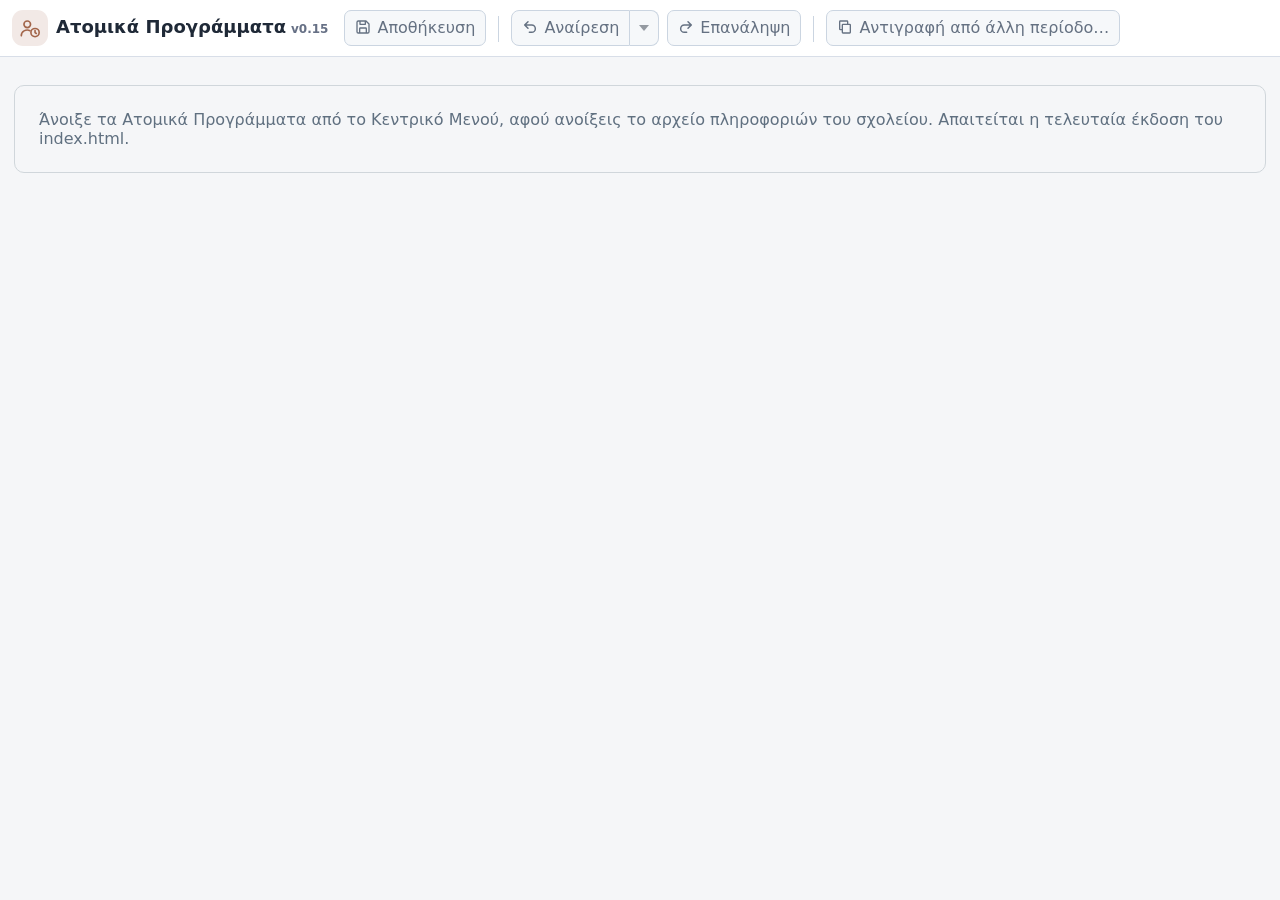
<file: individual_programs.html>
<!doctype html>
<html lang="el" class="subapp-page">
<head>
<meta charset="utf-8">
<meta name="viewport" content="width=device-width,initial-scale=1">
<title>Ατομικά Προγράμματα v0.15</title>
<link rel="stylesheet" href="_ui.css">
<link rel="stylesheet" href="_subapp.css">
<style>
/* Ατομικά Προγράμματα: the individual programs (kind 'individual') of a period, one teacher at a time, from the
   shared file (.data). Shared appearance: _ui.css / _subapp.css. --ip-* : colours whose meaning exists only here. */
:root{
  --ip-cell:150px;--ip-hour:112px;
  --ip-head-bg:#f9fafb;--ip-line:var(--school-ui-border);--ip-boundary:#98a2b3;
  --ip-locked-bg:#f2f4f7;--ip-locked-text:#667085;
  --ip-pending-bg:#f5f5f5;--ip-chip-border:#8f9aa6;
  --ip-conflict-bg:#fff1f0;--ip-conflict-ring:#f04438;--ip-conflict-text:#b42318;
  --ip-drop-bg:#eff8ff;--ip-drop-outline:#84adff;
  --ip-over:#d00000;--ip-ok:#0a8a20;
  --ip-target-outline:#2e90fa;
  --ip-highlight-bg:#e2f6e5;--ip-highlight-ring:#58a96a;--ip-copy-mark:#1769d2;--ip-flash:#f79009;
  --ip-avail-ok-bg:#eaf3de;--ip-avail-ok-border:#97c459;
  --ip-avail-off-bg:#fcebeb;--ip-avail-off-border:#f09595;--ip-avail-off-text:#a32d2d;
  --ip-avail-weak-bg:#fef08a;--ip-avail-weak-border:#ca8a04;--ip-avail-weak-text:#713f12;
  --ip-floating-bottom:12px;--ip-scrollbar-lift:0px
}
/* Header: the lists give up width before anything wraps out of the page. */
#period{flex:0 1 auto;min-width:0}
.ip-staff-control{position:relative;display:inline-flex;min-width:0;max-width:min(320px,100%);flex:0 1 auto}
/* The teacher list: a button with the look of a select (the marks of the hours are SVG, which a select cannot show). */
.ip-staff-button{
  min-width:180px;max-width:100%;padding-right:32px;text-align:left;overflow:hidden;text-overflow:ellipsis;white-space:nowrap;
  background-image:var(--school-ui-dropdown-arrow);background-repeat:no-repeat;background-position:right 10px center;background-size:10px 10px
}
.ip-staff-menu{
  position:absolute;top:calc(100% + 5px);left:0;z-index:90;min-width:280px;max-width:min(420px,calc(100vw - 24px));
  max-height:min(70vh,560px);overflow:auto;padding:5px;background:var(--school-ui-surface);
  border:1px solid #d8dee8;border-radius:8px;box-shadow:0 8px 24px #25364a24
}
.ip-staff-menu:focus{outline:none}
.ip-staff-group{margin:6px 8px 3px;font-size:12px;font-weight:700;color:var(--school-ui-muted)}
.ip-staff-group:first-child{margin-top:2px}
.ip-staff-option{display:flex;align-items:baseline;gap:8px;padding:5px 9px;border-radius:6px;cursor:pointer;user-select:none}
.ip-staff-option .ip-staff-name{min-width:0;overflow:hidden;text-overflow:ellipsis;white-space:nowrap}
.ip-staff-option.active{background:#e8f1ff;color:#154c91}
.ip-staff-option[aria-selected="true"]{font-weight:750}
.ip-staff-empty{margin:8px;color:var(--school-ui-muted);font-size:14px}
/* Marks of the hours: red «!» over the «Ωράριο στο σχολείο», green tick when equal. */
.ip-over svg{color:var(--ip-over)}
.ip-ok svg{color:var(--ip-ok)}

main.ip-single{grid-template-columns:minmax(0,1fr)}

/* Sidebar: Μαθήματα, Τάξεις και Τμήματα, Συνενώσεις */
.ip-items{display:flex;flex-direction:column;gap:8px}
aside .section-title{margin-top:18px}
.ip-item{
  border:1px solid var(--school-ui-border);border-radius:9px;padding:9px;background:var(--school-ui-surface);
  display:grid;grid-template-columns:minmax(0,1fr) auto;gap:5px;align-items:center;cursor:grab;user-select:none
}
.ip-item.ip-grade-item{background:var(--school-ui-label-bg)}
.ip-item-name{font-weight:700;overflow-wrap:anywhere}
.ip-item-actions{display:flex;align-items:center;justify-content:flex-end;gap:4px;white-space:nowrap}
.ip-item-meta{grid-column:1/-1;color:var(--school-ui-muted);font-size:13px;overflow-wrap:anywhere}
.ip-item.ip-colored{background:var(--ip-tone-bg);border-color:var(--ip-tone-border);color:var(--ip-tone-ink)}
.ip-item.ip-colored .ip-item-meta{color:inherit;opacity:.78}
.ip-section-empty{margin:4px 0 0;font-size:13px;color:var(--school-ui-muted);line-height:1.45}
/* Double click on an item: green ring on the item and green background on its cells. */
.ip-item.ip-highlight-active{box-shadow:inset 0 0 0 3px var(--ip-highlight-ring)}

/* Workspace */
.ip-workspace{min-width:0;min-height:0;overflow:auto;padding:12px 14px 140px;cursor:grab}
.ip-workspace.panning{cursor:grabbing;user-select:none}
.ip-workspace :is(button,select,input,a){cursor:pointer}
.ip-title{margin:0 0 2px;font-size:18px;font-weight:850;line-height:1.3}
.ip-title small{font-size:14px;font-weight:400;color:var(--school-ui-muted);margin-left:8px}
.ip-info{margin:0;font-size:13px;color:var(--school-ui-muted);line-height:1.5}
.ip-info b{font-weight:650;color:var(--school-ui-label-text)}
/* Board header: the hours filter stays right, next to availability, aligned to the timetable's visible width. */
.ip-head{display:flex;flex-wrap:wrap;align-items:flex-start;justify-content:space-between;gap:10px 16px;max-width:100%}
.ip-head-main{flex:1 1 300px;min-width:0}
.ip-board-controls{display:flex;justify-content:flex-end;align-items:flex-end;margin-top:8px}
.ip-control-group{display:flex;flex-direction:column;align-items:flex-start;gap:3px;min-width:0}
.ip-control-title{margin:0;font-size:12px;line-height:1.3;font-weight:400;color:var(--school-ui-muted)}
.ip-avail{--ip-avail-h:11px;display:grid;grid-template-columns:12px repeat(5,calc(var(--ip-avail-h) * 13 / 11));gap:2px 3px;align-items:center;flex:0 0 auto}
.ip-avail-label{font-size:11px;line-height:11px;color:var(--school-ui-muted);text-align:center;text-box:trim-both cap alphabetic}
.ip-cap-probe{display:inline-block;width:0;height:0;vertical-align:baseline}
.ip-avail-cell{display:flex;align-items:center;justify-content:center;box-sizing:border-box;width:calc(var(--ip-avail-h) * 13 / 11);height:var(--ip-avail-h);border:1px solid var(--ip-avail-ok-border);border-radius:3px;background:var(--ip-avail-ok-bg)}
.ip-avail-cell.off{border-color:var(--ip-avail-off-border);background:var(--ip-avail-off-bg);color:var(--ip-avail-off-text)}
.ip-avail-cell.weak{border-color:var(--ip-avail-weak-border);background:var(--ip-avail-weak-bg);color:var(--ip-avail-weak-text)}
.ip-avail-cell svg{display:block;width:calc(var(--ip-avail-h) * 7 / 11);height:calc(var(--ip-avail-h) * 7 / 11)}
.ip-warnings .ui-validation-warning,.ip-warnings .ui-validation-error{font-size:13px}
.ip-workspace .subapp-notice{margin:8px 0}
.ip-workspace .subapp-notice:empty{display:none}
.ip-empty{min-height:320px}
.ip-grid-wrap{margin-top:8px}

/* Grid: days in the columns, the hours of Ώρες Διδασκαλίας in the rows (without the breaks). */
table.ip-grid{--ip-zoom:1;cursor:default;user-select:none;border-collapse:separate;border-spacing:0;background:var(--school-ui-surface);border:1px solid var(--ip-line);border-radius:10px;min-width:max-content}
.ip-grid th,.ip-grid td{border-right:1px solid var(--ip-line);border-bottom:1px solid var(--ip-line);vertical-align:top}
.ip-grid tr:last-child>td,.ip-grid tr:last-child>th{border-bottom:0}
.ip-grid th:last-child,.ip-grid td:last-child{border-right:0}
.ip-grid tr.ip-boundary>th,.ip-grid tr.ip-boundary>td{border-top:2px solid var(--ip-boundary)}
.ip-grid thead th{position:sticky;top:calc(-12px / var(--ip-zoom));z-index:4;background:var(--ip-head-bg);padding:8px;text-align:center;min-width:var(--ip-cell);font-size:14px}
.ip-grid .ip-hour{position:sticky;left:calc(-14px / var(--ip-zoom));z-index:3;background:var(--ip-head-bg);width:var(--ip-hour);min-width:var(--ip-hour);padding:8px;text-align:left;font-size:13px;font-weight:650;white-space:nowrap}
.ip-grid thead .ip-hour{z-index:5}
.ip-grid td.ip-slot{width:var(--ip-cell);min-width:var(--ip-cell);max-width:var(--ip-cell);height:64px;padding:5px;background:var(--school-ui-surface)}
.ip-grid td.ip-slot.ip-locked{background:var(--ip-locked-bg);cursor:not-allowed}
.ip-grid td.ip-slot.ip-pending{background:var(--ip-pending-bg)}
.ip-grid td.ip-slot.ip-conflict{background:var(--ip-conflict-bg);box-shadow:inset 0 0 0 2px var(--ip-conflict-ring)}
.ip-grid td.ip-slot.ip-highlight{background:var(--ip-highlight-bg)}
/* The cell of the target (e.g. a conflict in the list of «Σχολικά Προγράμματα»), as in the Πλήρες Σχολικό Πρόγραμμα,
   until the next click on the board or the next change of teacher or period. */
.ip-grid td.ip-slot.ip-target{outline:3px solid var(--ip-target-outline);outline-offset:-3px}
.ip-grid td.ip-slot.dragover{outline:3px solid var(--ip-drop-outline);outline-offset:-3px;background:var(--ip-drop-bg)}
.ip-grid td.ip-slot.ip-flash{outline:3px solid var(--ip-flash);outline-offset:-3px}
/* An hour of the teacher in the Ωρολόγιο or the σχέδιο Ολοημέρου of the period: grey and locked, with its subject
   and students. */
.ip-school{color:var(--ip-locked-text);font-size:12px;line-height:1.25;text-align:center;overflow-wrap:anywhere}
.ip-school+.ip-school,.ip-school+.ip-entry,.ip-entry+.ip-entry{margin-top:6px}
.ip-school-subject{font-weight:750;font-size:13px}
.ip-entry{display:flex;flex-direction:column;align-items:stretch;gap:4px}
.ip-subject{
  display:flex;align-items:center;gap:4px;padding:3px 4px 3px 7px;border:1px solid var(--ip-tone-border,var(--school-ui-border));
  border-radius:6px;background:var(--ip-tone-bg,var(--school-ui-surface));color:var(--ip-tone-ink,inherit);font-size:13px;font-weight:750;line-height:1.2
}
.ip-subject-name{flex:1;min-width:0;text-align:center;overflow-wrap:anywhere}
.ip-class-subject{font-style:italic;font-size:13px;line-height:1.25;text-align:center;overflow-wrap:anywhere}
.ip-pending-label{font-size:12px;color:var(--school-ui-muted);text-align:center}
.ip-chips{display:flex;flex-wrap:wrap;justify-content:center;gap:4px}
.ip-chip{
  display:inline-flex;align-items:center;gap:2px;max-width:100%;padding:1px 2px 1px 6px;border:1px solid var(--ip-chip-border);
  border-radius:5px;background:var(--school-ui-surface);font-size:12px;line-height:18px;overflow-wrap:anywhere
}
.ip-chip.ip-union{border-style:dashed;background:#f7f7f7}
/* «×» of an item in a cell: 18px button with the 12px close icon, like the tag chips. */
.ip-x{
  appearance:none;display:inline-flex;align-items:center;justify-content:center;flex:none;width:18px;height:18px;min-height:0;
  margin:0;padding:0;border:0;border-radius:4px;background:transparent;color:inherit;cursor:pointer
}
.ip-x>svg{display:block;width:var(--school-ui-icon-size-small);height:var(--school-ui-icon-size-small)}
.ip-x:hover:not(:disabled){background:#00000015}
/* Drag inside the grid (own pointer mechanism, so that Ctrl copies reliably in Chrome). */
.ip-drag-handle{cursor:grab;touch-action:none}
.ip-pointer-dragging,.ip-pointer-dragging *{cursor:grabbing!important}
.ip-drag-source{opacity:.48}
.ip-ghost{
  position:fixed;z-index:10000;pointer-events:none;margin:0;padding:4px;box-sizing:border-box;opacity:.92;transform:translate(14px,14px);
  background:var(--school-ui-surface);border:1px solid var(--school-ui-border);border-radius:7px;box-shadow:0 4px 14px #0003
}
.ip-ghost.ip-ghost-chip{padding:0;border:0;background:transparent;box-shadow:none}
.ip-ghost-copy{
  display:none;position:absolute;right:-9px;bottom:-9px;width:22px;height:22px;align-items:center;justify-content:center;
  border:2px solid var(--school-ui-surface);border-radius:50%;background:var(--ip-copy-mark);color:var(--school-ui-surface);box-shadow:0 2px 7px #0005
}
.ip-ghost-copy>svg{width:var(--school-ui-icon-size-small);height:var(--school-ui-icon-size-small)}
.ip-ghost.copy .ip-ghost-copy{display:flex}
.ip-cell-note{font-size:11px;line-height:1.3;text-align:center;overflow-wrap:anywhere}
.ip-cell-note.warning{color:var(--school-ui-warning)}
.ip-cell-note.error{color:var(--ip-conflict-text);font-weight:650}

/* Dialogs (inside schoolChoiceDialog) */
.school-confirm.ip-dialog{width:min(560px,calc(100vw - 32px))}
.ip-form{display:grid;gap:6px}
.ip-form label{margin:6px 0 0}
.ip-form .hint{margin:2px 0 0}
.ip-union-grades{display:flex;flex-wrap:wrap;gap:0 16px}
.ip-manager .subapp-list{max-height:50vh;overflow:auto;min-height:120px}
.ip-manager-row{display:flex;align-items:center;gap:8px;padding:5px 7px;border:1px solid transparent;border-radius:6px;cursor:pointer;user-select:none}
.ip-manager-row.selected{background:var(--school-ui-primary-bg);border-color:var(--school-ui-primary-border);color:var(--school-ui-primary-text);font-weight:750}
.ip-manager-row input{margin:0}
.ip-manager-row .ip-manager-name{min-width:0;overflow-wrap:anywhere}
.ip-manager .hint{margin:0 0 10px}
.ip-pick-actions{display:flex;gap:8px;margin:0 0 6px}
.ip-pick-list{max-height:min(48vh,420px);overflow:auto;border:1px solid var(--school-ui-border);border-radius:8px;padding:4px 10px}
.ip-pick-list label{align-items:baseline;margin:4px 0;font-weight:400}
.ip-form .ip-field-title{display:block;margin:12px 0 5px;font-weight:650}
.ip-form .ip-pick-group{margin:10px 0 2px;font-size:14px;font-weight:650;color:var(--school-ui-label-text)}
.ip-form .ip-pick-group:first-of-type{margin-top:4px}
.ip-pick-list small{color:var(--school-ui-muted);font-size:13px;font-weight:400}
.ip-pick-list .ip-pick-here{color:var(--school-ui-warning)}

/* Floating controls: «Σύνοψη ωρών» down left (next to the sidebar), zoom down right (the shared .ui-zoom). */
.ip-zoom{position:fixed;right:18px;z-index:60}
.ip-summary{
  position:fixed;left:318px;z-index:60;min-width:170px;display:grid;gap:4px;padding:8px 11px;
  background:rgba(255,255,255,.95);border:1px solid var(--school-ui-border);border-radius:9px;
  box-shadow:0 2px 8px rgba(0,0,0,.14);color:var(--school-ui-text);font-size:13px;line-height:1.25;user-select:none
}
.ip-summary,.ip-zoom{bottom:calc(var(--ip-floating-bottom) + var(--ip-scrollbar-lift))}
main.ip-single~.ip-summary{left:18px}
.ip-summary-row{display:grid;grid-template-columns:minmax(0,1fr) auto;align-items:center;gap:14px}
.ip-summary-label{font-weight:600}
.ip-summary-value{min-width:44px;text-align:right;color:var(--school-ui-primary-text);font-weight:800;font-variant-numeric:tabular-nums;white-space:nowrap}
.ip-summary-row.ip-total{margin-top:2px;padding-top:5px;border-top:1px solid var(--school-ui-row-border)}
.ip-summary-row.ip-total :is(.ip-summary-label,.ip-summary-value){font-weight:800}
.ip-summary-row.ip-total.ip-over :is(.ip-summary-label,.ip-summary-value){color:var(--ip-over)}
.ip-summary-row.ip-total.ip-ok .ip-summary-value svg{color:var(--ip-ok)}
.ip-summary-row.ip-pending-row{cursor:pointer;border-radius:4px}
.ip-summary-row.ip-pending-row :is(.ip-summary-label,.ip-summary-value){color:var(--school-ui-warning)}
.ip-summary-row.ip-pending-row:hover .ip-summary-label{text-decoration:underline}
.ip-summary-row.ip-pending-row:focus-visible{outline:2px solid var(--school-ui-focus);outline-offset:2px}

@media(max-width:900px){:root{--ip-cell:128px;--ip-hour:104px}}
@media(max-width:800px){
  .ip-workspace{overflow:visible}
  .ip-grid-wrap{overflow:auto}
  .ip-summary,main.ip-single~.ip-summary{left:12px}
  .ip-zoom{right:12px}
  .ip-grid thead th{top:0}
  .ip-grid .ip-hour{left:0}
}
</style>
</head>
<body>
<header class="page-head">
  <div class="toolbar-brand"><h1><button class="brand-menu" type="button" title="Άνοιγμα κεντρικού μενού" aria-label="Ατομικά Προγράμματα — άνοιγμα κεντρικού μενού"><span class="app-mark is-sub" data-app-icon="individual" aria-hidden="true"></span><span class="brand-text"><span>Ατομικά Προγράμματα</span><span class="small version">v0.15</span></span></button></h1></div>
  <select id="period" aria-label="Περίοδος" disabled hidden></select>
  <span id="staffControl" class="ip-staff-control" hidden>
    <button id="staffButton" class="ip-staff-button" type="button" aria-haspopup="listbox" aria-expanded="false" aria-controls="staffMenu" disabled>Εκπαιδευτικός</button>
    <span id="staffMenu" class="ip-staff-menu" role="listbox" aria-label="Εκπαιδευτικός" tabindex="-1" hidden></span>
  </span>
  <button id="save" class="save-main" type="button" disabled>Αποθήκευση</button>
  <span class="sep" aria-hidden="true"></span>
  <span class="save-control undo-control">
    <button id="undo" type="button" disabled title="Αναίρεση της τελευταίας αλλαγής" data-school-icon="undo">Αναίρεση</button>
    <button id="undoMenuButton" class="save-menu-button" type="button" aria-haspopup="true" aria-expanded="false" title="Περισσότερες επιλογές αναίρεσης" aria-label="Περισσότερες επιλογές αναίρεσης" disabled></button>
    <span id="undoMenu" class="save-menu" hidden><button id="undoAll" type="button" disabled>Αναίρεση όλων</button></span>
  </span>
  <button id="redo" type="button" disabled title="Επανάληψη της αλλαγής που αναιρέθηκε" data-school-icon="redo">Επανάληψη</button>
  <span class="sep" aria-hidden="true"></span>
  <button id="copyFrom" type="button" disabled title="Αντιγραφή ατομικών προγραμμάτων εκπαιδευτικών από άλλη περίοδο">Αντιγραφή από άλλη περίοδο…</button>
  <div class="header-right"><span id="schoolYear" class="school-year-indicator" hidden><span>Σχολικό έτος:</span> <span id="schoolYearValue"></span></span></div>
</header>
<main id="root" class="ip-single">
  <aside id="side" hidden aria-label="Μαθήματα, τάξεις, τμήματα και συνενώσεις">
    <h2 class="section-heading">
      <span class="section-label">Μαθήματα <span id="subjectCount"></span></span>
      <span class="section-heading-actions">
        <button type="button" id="importSubjects" class="subapp-section-action" title="Προσθήκη μαθημάτων…" aria-label="Προσθήκη μαθημάτων από το Ωρολόγιο της περιόδου ή από τα συνήθη μαθήματα" data-school-icon="import"></button>
        <button type="button" id="manageSubjects" class="subapp-section-action" title="Σειρά και εμφάνιση Μαθημάτων" aria-label="Σειρά και εμφάνιση Μαθημάτων" data-school-icon="edit"></button>
      </span>
    </h2>
    <div id="subjects" class="ip-items"></div>
    <button id="newSubject" type="button" class="sidebar-add" data-school-icon="plus">Νέο μάθημα</button>
    <hr class="sidebar-divider">
    <h2 class="section-title section-heading">
      <span class="section-label">Τάξεις και Τμήματα <span id="classCount"></span></span>
      <span class="section-heading-actions">
        <button type="button" id="manageClasses" class="subapp-section-action" title="Εμφάνιση Τάξεων και Τμημάτων" aria-label="Εμφάνιση Τάξεων και Τμημάτων" data-school-icon="edit"></button>
      </span>
    </h2>
    <div id="classes" class="ip-items"></div>
    <hr class="sidebar-divider">
    <h2 class="section-title section-heading">
      <span class="section-label">Συνενώσεις <span id="unionCount"></span></span>
      <span class="section-heading-actions">
        <button type="button" id="manageUnions" class="subapp-section-action" title="Σειρά Συνενώσεων" aria-label="Σειρά Συνενώσεων" data-school-icon="edit"></button>
      </span>
    </h2>
    <div id="unions" class="ip-items"></div>
    <button id="newUnion" type="button" class="sidebar-add" data-school-icon="plus">Νέα Συνένωση</button>
  </aside>
  <section id="workspace" class="ip-workspace subapp-workspace">
    <p class="subapp-connection">Άνοιξε τα Ατομικά Προγράμματα από το Κεντρικό Μενού, αφού ανοίξεις το αρχείο πληροφοριών του σχολείου. Απαιτείται η τελευταία έκδοση του index.html.</p>
  </section>
</main>
<div id="summary" class="ip-summary" aria-label="Σύνοψη ωρών" aria-live="polite" hidden>
  <div class="ip-summary-row"><span class="ip-summary-label">Ωρολόγιο:</span><span id="sumSchool" class="ip-summary-value">0</span></div>
  <div id="sumOloimeroRow" class="ip-summary-row" hidden><span class="ip-summary-label">Ολοήμερο:</span><span id="sumOloimero" class="ip-summary-value">0</span></div>
  <div class="ip-summary-row"><span class="ip-summary-label">Ατομικό:</span><span id="sumOwn" class="ip-summary-value">0</span></div>
  <div id="sumTotalRow" class="ip-summary-row ip-total"><span class="ip-summary-label">Σύνολο:</span><span id="sumTotal" class="ip-summary-value">0</span></div>
  <div id="sumPendingRow" class="ip-summary-row ip-pending-row" role="button" tabindex="0" title="Μετάβαση στο πρώτο ελλιπές κελί" hidden><span class="ip-summary-label">Ελλιπή κελιά:</span><span id="sumPending" class="ip-summary-value">0</span></div>
</div>
<div id="zoomBar" class="ip-zoom ui-zoom" aria-label="Μεγέθυνση πίνακα" hidden>
  <button type="button" id="zoomOut" class="ui-icon-button" title="Σμίκρυνση πίνακα" aria-label="Σμίκρυνση πίνακα" data-school-icon="minus"></button>
  <button type="button" id="zoomLevel" class="ui-zoom-level" title="Επαναφορά ζουμ στο 100%"><span>100%</span></button>
  <button type="button" id="zoomIn" class="ui-icon-button" title="Μεγέθυνση πίνακα" aria-label="Μεγέθυνση πίνακα" data-school-icon="plus"></button>
</div>
<script src="_ui.js"></script>
<script src="_data.js"></script>
<script src="_data_timetable.js"></script>
<script src="_data_oloimero.js"></script>
<script src="_data_documents.js"></script>
<script>
(() => {
  'use strict';
  // The individual programs come from the shared file (school-timetables:*), through schoolHost (_ui.js): one
  // program of kind 'individual' per period, with the activities of every teacher that has an individual program,
  // and the catalog of the year (individualCatalog: subjects with colour, Συνενώσεις, hidden Τάξεις / Τμήματα).
  // What a cell holds is kept in program.source: placements[activity id] = {subjectId|null, chips} and pending
  // (incomplete cells). The subject, the τμήματα and the «μάθημα της τάξης» of the activities are computed again
  // from them with SchoolTimetable.individualRefresh (_data.js) after every change.
  // Every change happens in the page; «Αποθήκευση» writes the program of the period, the catalog, and the
  // programs of the other periods that a change of the catalog affects (e.g. a renamed subject), all or nothing.
  // As in the Ολοήμερο Designer (the code is written here for now; to become shared in _ui.js): items move inside
  // the grid with an own pointer mechanism (Ctrl copies), double click on a sidebar item highlights its cells,
  // the board zooms (kept by the index for every school year, school-timetables:zoom) and pans from the empty
  // space around it, and «Σύνοψη ωρών» floats down left.
  // Hours, the locked cells of the other sources, the conflicts with them and the «μάθημα της τάξης» come from the
  // composition of the period (SchoolTimetable.composePeriod), with the program of the page in place of the stored
  // one: the Ωρολόγιο in the Πρωινό, the σχέδιο Ολοημέρου (or the Ωρολόγιο, without one) in the zones of the Ολοήμερο.
  const T = SchoolTimetable, C = SchoolClasses, D = SchoolDate, esc = schoolEscape, $ = id => document.getElementById(id);
  const post = schoolHost.post;
  const quoted = value => '«' + value + '»';
  const clone = value => structuredClone(value);
  const uid = () => crypto.randomUUID();
  const DAYS = [1, 2, 3, 4, 5];
  const dayLabel = day => T.dayLabels[day - 1];
  const GRADE_ORDER = ['Α', 'Β', 'Γ', 'Δ', 'Ε', 'Στ'];
  const gradeLabel = grade => grade + "'";
  const hoursText = count => count + (count === 1 ? ' ώρα' : ' ώρες');
  const nameKey = value => SchoolText.withoutTones(String(value ?? '')).toLocaleLowerCase('el').replace(/\s+/g, ' ').trim();
  const el = (tag, className, textValue) => {
    const node = document.createElement(tag);
    if (className) node.className = className;
    if (textValue != null) node.textContent = textValue;
    return node;
  };
  const iconButton = (className, icon, title) => {
    const button = el('button', className);
    button.type = 'button'; button.title = title; button.setAttribute('aria-label', title);
    button.innerHTML = schoolIcon(icon);
    return button;
  };
  const EMPTY_CATALOG = () => ({subjects: [], unions: [], hidden: {grades: [], classes: []}});

  // ---- State ----
  let context = null;            // the last context of the host
  let periodId = null;           // the period shown
  let staffId = '';              // the teacher shown
  let saved = null, savedJson = 'null';             // the individual program of the period in the file (or null)
  let program = null;            // the program as shown in the page (null until the first change of a new one)
  let savedCatalog = EMPTY_CATALOG(), savedCatalogJson = JSON.stringify(savedCatalog);
  let catalog = EMPTY_CATALOG(); // the catalog of the year as shown in the page
  let undoStack = [], redoStack = [];               // JSON snapshots of {program, catalog}
  let busy = false, dirty = false;
  let hours = [], hoursError = '';
  let staffById = new Map();
  let hourFilter = "morning", gridWidthObserver = null;
  let dragging = null;           // the item dragged from the sidebar: {type, id}
  let copied = {};               // staff id → their cells right after «Αντιγραφή από άλλη περίοδο» (not an «edit»)
  const highlights = new Set();  // 'type:id' of the sidebar items whose cells are highlighted
  let zoom = 100, zoomLoaded = false;
  // The cell of the target ({day, start}) of another program application, marked until the next click on the board
  // or the next change of teacher or period; scrolled into view once.
  let focusCell = null, focusScrolled = false;

  // ---- Small helpers ----
  const periodOf = id => context?.periods?.find(period => period.id === id) || null;
  const programOfKind = (kind, id) => (context?.programs || []).find(item => item.kind === kind && item.periodId === id) || null;
  const schoolOf = id => programOfKind('school', id);
  const individualOf = id => programOfKind('individual', id);
  // The composition of the period with the program of the page (T.composePeriod), kept until the next refresh().
  // null without Ώρες Διδασκαλίας.
  let compCache = null;
  function composition() {
    if (compCache && compCache.program === program && compCache.context === context && compCache.periodId === periodId) return compCache.value;
    let value = null;
    if (context && periodId != null && !hoursError) {
      const programs = (context.programs || []).filter(item => !(item.kind === 'individual' && item.periodId === periodId));
      if (program) programs.unshift(program.periodId === periodId ? program : {...program, periodId});
      try { value = T.composePeriod({periodId, programs, staff: context.staff, classes: yearClasses(), teachingHours: context.teachingHours}); } catch { value = null; }
    }
    compCache = {program, context, periodId, value};
    return value;
  }
  const OTHER_KINDS = ['school', 'oloimero'];
  // Where an entry of another source comes from, for the tooltips.
  const sourceText = kind => kind === 'oloimero' ? 'στο σχέδιο Ολοημέρου' : 'στο Ωρολόγιο';
  // A Προσχέδιο περιόδου has no dates.
  const periodText = period => T.isDraftPeriod(period) ? 'Προσχέδιο περιόδου' : D.valid(period.from) ? D.format(period.from) + ' – ' + D.format(T.periodEnd(period, context.year)) : '';
  // Every period is shown and can be edited, also without an Ωρολόγιο: then the programs of the τμήματα are built
  // from the individual programs (a lesson of the class, see SchoolTimetable.supportActivity).
  const shownPeriods = () => context?.periods || [];
  const readOnly = () => !periodId;
  const notice = (textValue, error = false) => { const node = $('notice'); if (!node) return; node.textContent = textValue; node.classList.toggle('error', error); };
  const yearClasses = () => context?.classes || [];
  const classById = id => yearClasses().find(item => item.id === id) || null;
  const personName = person => String(person?.shortName || person?.name || person?.code || '?');
  const sortedStaff = () => T.sortStaff(context?.staff || []);
  const subjectById = id => catalog.subjects.find(item => item.id === id) || null;
  const unionById = id => catalog.unions.find(item => item.id === id) || null;
  const hiddenGrades = () => new Set(catalog.hidden?.grades || []);
  const hiddenClasses = () => new Set(catalog.hidden?.classes || []);
  // «Μάθημα της τάξης»: only for Ειδική Αγωγή – Τμήμα Ένταξης, Παράλληλη Στήριξη and ΕΒΠ.
  const classSubjectAllowed = id => T.individualClassSubject(staffById.get(id));
  const toneStyle = (node, color) => {
    if (!schoolColor.valid(color)) return false;
    const tones = schoolColor.tones(color);
    node.style.setProperty('--ip-tone-bg', tones.bg);
    node.style.setProperty('--ip-tone-border', tones.border);
    node.style.setProperty('--ip-tone-ink', tones.ink);
    return true;
  };

  // ---- Hours (from Ώρες Διδασκαλίας) ----
  function loadHours() {
    try { hours = T.timedHours(context.teachingHours).filter(hour => hour.category !== 'break').map((hour, index) => ({...hour, index})); hoursError = ''; }
    catch (error) { hours = []; hoursError = error.message; }
  }
  const isMorning = hour => hour.category === 'morning';
  const isAfternoon = hour => ['meal', 'afternoon', 'extended'].includes(hour.category);
  const visibleHours = () => hours.filter(hour => hourFilter === 'all' || (hourFilter === 'morning' && isMorning(hour)) || (hourFilter === 'afternoon' && isAfternoon(hour)));
  const hourGroup = hour => hour.category === 'early' ? 0 : isMorning(hour) ? 1 : 2;
  const boundaryBefore = (hour, list) => { const index = list.indexOf(hour); return index > 0 && hourGroup(list[index - 1]) !== hourGroup(hour); };
  function hourIndexOf(time) {
    let index = hours.findIndex(hour => hour.start === time.start && hour.end === time.end);
    if (index < 0) index = hours.findIndex(hour => hour.start === time.start);
    return index;
  }
  const overlaps = (time, day, hour) => time.day === day && time.start < hour.end && hour.start < time.end;

  // ---- Chips (Τάξεις, Τμήματα, Συνενώσεις) ----
  const chipKey = chip => chip.type + ':' + (chip.type === 'grade' ? chip.grade : chip.id);
  // Name, order and whether the chip can give the «μάθημα της τάξης» (Τάξη, τμήμα Γενικής Παιδείας, Συνένωση).
  function chipInfo(chip) {
    if (chip.type === 'grade') {
      const index = GRADE_ORDER.indexOf(chip.grade);
      return {name: gradeLabel(chip.grade), rank: index * 1000, general: true, union: false};
    }
    if (chip.type === 'class') {
      const record = classById(chip.id);
      if (!record) return {name: '?', rank: 9500, general: false, union: false, missing: true};
      const general = C.isGeneral(record);
      return {name: String(record.name || '?'), rank: general ? GRADE_ORDER.indexOf(C.key(record).replace(/\d+$/, '')) * 1000 + 1 + record.number : 9000, general, union: false};
    }
    const index = catalog.unions.findIndex(item => item.id === chip.id);
    return index < 0 ? {name: '?', rank: 99999, general: false, union: true, missing: true} : {name: catalog.unions[index].name, rank: 10000 + index, general: true, union: true};
  }
  const sortChips = chips => [...chips].sort((a, b) => chipInfo(a).rank - chipInfo(b).rank || chipInfo(a).name.localeCompare(chipInfo(b).name, 'el', {numeric: true}));
  const chipOf = (type, id) => type === 'grade' ? {type, grade: id} : {type, id};

  // ---- The cells of a teacher ----
  // A cell is one hour of one day; it holds the activities and the incomplete cells (pending) of the teacher there.
  // Normally at most one; two (e.g. after a replacement of teachers in «Σχολικά Προγράμματα») is an error.
  const slotKey = (day, h) => day + ':' + h;
  function slotsOf(id) {
    const slots = new Map(), outside = [];
    const add = (day, h, entry) => { const key = slotKey(day, h); if (!slots.has(key)) slots.set(key, []); slots.get(key).push(entry); };
    for (const activity of program?.activities || []) {
      if (!(activity.staff || []).includes(id)) continue;
      const place = program.source?.placements?.[activity.id] || null;
      for (const time of activity.times || []) {
        const h = hourIndexOf(time);
        if (h < 0 || time.day < 1 || time.day > 5) { outside.push(activity); continue; }
        add(time.day, h, {kind: 'activity', activity, place});
      }
    }
    (program?.source?.pending || []).forEach(item => {
      if (item.staffId !== id) return;
      const h = hourIndexOf(item);
      if (h < 0 || item.day < 1 || item.day > 5) { outside.push(item); return; }
      add(item.day, h, {kind: 'pending', item});
    });
    return {slots, outside};
  }
  const contentOf = entry => entry?.kind === 'activity' ? {subjectId: entry.place?.subjectId ?? null, chips: clone(entry.place?.chips || [])}
    : entry?.kind === 'pending' ? {subjectId: null, chips: clone(entry.item.chips || [])} : {subjectId: null, chips: []};
  // What the teacher has at an hour in the other sources of the composition (the Ωρολόγιο and the σχέδιο Ολοημέρου,
  // as they count): [entry].
  const schoolAt = (id, day, hour) => T.compositionAt(composition(), {staffId: id}, {day, start: hour.start, end: hour.end}, {kinds: OTHER_KINDS}).map(item => item.entry);
  // The individual activities that clash on their teacher with another source (conflicts of the composition).
  function crossIds() {
    const ids = new Set();
    for (const item of composition()?.conflicts || []) {
      if (!item.cross || item.type !== 'staff') continue;
      for (const entry of [item.a, item.b]) if (entry.kind === 'individual') ids.add(entry.activity.id);
    }
    return ids;
  }
  // A cell has an error: two items, an item outside the Πρωινό, an activity that clashes with another source on the
  // teacher or (a lesson of the class) on the students, or an incomplete cell on an hour of another source.
  const cellError = (entries, day, hour, cross = crossIds(), clash = classConflicts()) => entries.length > 1 || (entries.length > 0 && !isMorning(hour))
    || entries.some(entry => entry.kind === 'activity' ? cross.has(entry.activity.id) || clash.has(entry.activity.id) : schoolAt(staffId, day, hour).length > 0);
  // Why an hour does not take an individual hour of the teacher, with the rules of the kinds of the shared
  // SchoolTimetable.moveProblems (as in the Πλήρες Σχολικό Πρόγραμμα): 'zone' (outside the Πρωινό), 'school' (the
  // teacher has an hour of another source there: the hours of the Ατομικά are the teacher's alone), or ''. The own
  // individual hours of the teacher do not lock a cell: a drop there changes or exchanges what it holds.
  function lockedReason(id, day, hour) {
    if (readOnly()) return 'readonly';
    if (!isMorning(hour)) return 'zone';
    const comp = composition();
    if (!comp) return schoolAt(id, day, hour).length ? 'school' : '';
    const probe = {id: '', subject: '', staff: [id], classes: [], times: []};
    const {errors} = T.moveProblems(comp, [{kind: 'individual', activity: probe, times: [{day, start: hour.start, end: hour.end}]}]);
    if (errors.some(error => error.code === 'zone')) return 'zone';
    return errors.some(error => error.code === 'busy' && OTHER_KINDS.includes(error.entry?.kind)) ? 'school' : '';
  }
  // Conflicts on students of the individual activities that are a lesson of the class (not support,
  // SchoolTimetable.supportActivity): activity id → [message], from the conflicts of the composition.
  function classConflicts() {
    const result = new Map(), comp = composition();
    for (const item of comp?.conflicts || []) {
      if (item.type !== 'class') continue;
      for (const [own, other] of [[item.a, item.b], [item.b, item.a]]) {
        if (own.kind !== 'individual') continue;
        const where = other.kind === 'individual' ? 'στο ατομικό πρόγραμμα του ' + personName(staffById.get(other.activity.staff?.[0])) : sourceText(other.kind);
        const message = 'Το ' + (C.nameOf(yearClasses(), item.who) || '?') + ' έχει την ίδια ώρα ' + quoted(T.activitySubject(other.activity, {composition: comp, classes: yearClasses()}) || '—') + ' ' + where + '.';
        if (!result.has(own.activity.id)) result.set(own.activity.id, []);
        if (!result.get(own.activity.id).includes(message)) result.get(own.activity.id).push(message);
      }
    }
    return result;
  }

  // Writes what a cell holds: a subject makes an activity; chips without a subject make the «μάθημα της τάξης» for
  // the service types that have it (only with Τάξεις, τμήματα Γενικής Παιδείας and Συνενώσεις), otherwise an
  // incomplete cell; nothing makes the cell empty. An activity that stays an activity keeps its id.
  function writeCell(id, day, hour, entry, next) {
    if (!program) program = T.individualProgram(periodId);
    const source = program.source, chips = sortChips(next.chips);
    const kind = next.subjectId ? 'activity'
      : chips.length && classSubjectAllowed(id) && chips.every(chip => chipInfo(chip).general) ? 'activity'
      : chips.length ? 'pending' : '';
    if (entry?.kind === 'activity' && kind === 'activity') {
      source.placements[entry.activity.id] = {subjectId: next.subjectId || null, chips};
      return;
    }
    if (entry?.kind === 'activity') {
      program.activities = program.activities.filter(item => item !== entry.activity);
      delete source.placements[entry.activity.id];
    } else if (entry?.kind === 'pending') {
      source.pending = source.pending.filter(item => item !== entry.item);
    }
    if (kind === 'activity') {
      const activity = {id: uid(), subject: '', staff: [id], classes: [], times: [{day, start: hour.start, end: hour.end}]};
      program.activities.push(activity);
      source.placements[activity.id] = {subjectId: next.subjectId || null, chips};
    } else if (kind === 'pending') {
      source.pending.push({staffId: id, day, start: hour.start, end: hour.end, chips});
    }
  }
  // Subject, τμήματα and «μάθημα της τάξης» of every activity, from the cells and the catalog (_data.js).
  function refreshProgram() {
    if (program) program = T.individualRefresh(program, {catalog, classes: yearClasses()}).program;
  }

  // ---- Hours of a teacher ----
  // Hours of a teacher in the composition: {total, kinds:{school, oloimero, individual}}.
  const hoursIn = id => composition()?.hours.get(id) || {total: 0, kinds: {school: 0, oloimero: 0, individual: 0}};
  const targetOf = id => { const value = staffById.get(id)?.schoolHours; return value === '' || value == null || !Number.isFinite(Number(value)) ? null : Number(value); };
  // 'over' (more than «Ωράριο στο σχολείο»), 'ok' (exactly), or ''.
  function hoursMark(id) {
    const target = targetOf(id);
    if (target == null) return '';
    const total = hoursIn(id).total;
    return total > target ? 'over' : total === target ? 'ok' : '';
  }
  const hasIndividual = id => (program?.activities || []).some(activity => (activity.staff || []).includes(id)) || (program?.source?.pending || []).some(item => item.staffId === id);
  const hasSchool = id => (composition()?.entries || []).some(entry => OTHER_KINDS.includes(entry.kind) && (entry.activity.staff || []).includes(id));
  // Groups of the teacher list, each in the order of Προσωπικό.
  function staffGroups() {
    const groups = [{title: 'Με ατομικό πρόγραμμα', list: []}, {title: 'Χωρίς πρόγραμμα', list: []}, {title: 'Με Ωρολόγιο', list: []}];
    for (const person of sortedStaff()) groups[hasIndividual(person.id) ? 0 : hasSchool(person.id) ? 2 : 1].list.push(person);
    return groups.filter(group => group.list.length);
  }
  // Hours of an item of the sidebar in the program of the teacher (activities only; incomplete cells do not count).
  function usageOf(type, id) {
    let count = 0;
    for (const activity of program?.activities || []) {
      if (!(activity.staff || []).includes(staffId)) continue;
      const place = program.source?.placements?.[activity.id];
      if (!place) continue;
      const chips = place.chips || [];
      const match = type === 'subject' ? place.subjectId === id
        : type === 'union' ? chips.some(chip => chip.type === 'union' && chip.id === id)
        : type === 'grade' ? chips.some(chip => chip.type === 'grade' ? chip.grade === id : chip.type === 'union' && !!unionById(chip.id)?.grades?.includes(id))
        : (activity.classes || []).includes(id);
      if (match) count += (activity.times || []).length;
    }
    return count;
  }

  // ---- Changes, undo, dirty state ----
  const snapshot = () => JSON.stringify({program, catalog, copied});
  function change(apply) {
    const before = snapshot();
    if (apply() === false) return false;
    refreshProgram();
    if (snapshot() === before) return false;
    undoStack.push(before);
    if (undoStack.length > 100) undoStack.shift();
    redoStack = [];
    refresh();
    return true;
  }
  function restore(value) { const state = JSON.parse(value); program = state.program; catalog = state.catalog; copied = state.copied || {}; refresh(); }
  function undo() { if (busy || !undoStack.length) return; redoStack.push(snapshot()); restore(undoStack.pop()); }
  function redo() { if (busy || !redoStack.length) return; undoStack.push(snapshot()); restore(redoStack.pop()); }
  async function undoAll() {
    if (busy || !dirty) return;
    if (!await schoolConfirm('Να αναιρεθούν όλες οι αλλαγές από την τελευταία αποθήκευση;', {title: 'Αναίρεση όλων', accept: 'Αναίρεση όλων'})) return;
    undoStack.push(snapshot()); redoStack = [];
    program = clone(saved); catalog = clone(savedCatalog); copied = {};
    refresh();
    notice('Αναιρέθηκαν όλες οι αλλαγές από την τελευταία αποθήκευση.');
  }
  const programContent = value => !!value && (value.activities?.length || value.source?.pending?.length);
  const programDirty = () => saved ? JSON.stringify(program) !== savedJson : !!programContent(program);
  const catalogDirty = () => JSON.stringify(catalog) !== savedCatalogJson;
  function updateDirty() {
    const value = programDirty() || catalogDirty();
    if (value !== dirty) { dirty = value; post({type: 'school-individual:dirty', dirty}); }
  }
  function buttons() {
    $('save').classList.toggle('dirty', dirty);
    $('save').setAttribute('aria-label', dirty ? 'Αποθήκευση — υπάρχουν μη αποθηκευμένες αλλαγές' : 'Αποθήκευση');
    $('save').disabled = $('undoAll').disabled = busy || !dirty;
    $('undo').disabled = busy || !undoStack.length;
    $('undoMenuButton').disabled = busy || (!undoStack.length && !dirty);
    $('redo').disabled = busy || !redoStack.length;
    $('period').disabled = busy || !shownPeriods().length || !!hoursError;
    $('staffButton').disabled = busy || !context?.staff?.length || !periodId || !!hoursError;
    $('copyFrom').disabled = busy || !context?.staff?.length || !periodId || readOnly() || !!hoursError || !copySources().length;
    $('importSubjects').disabled = busy || !periodId || readOnly();
    $('root').classList.toggle('busy', busy);
  }
  function refresh() { compCache = null; updateDirty(); render(); }
  function setBusy(value) { busy = value; buttons(); $('workspace').toggleAttribute('aria-busy', value); }
  // The selection of the page, kept by the index (lastViewByYear), without marking a change of data.
  function reportView() { if (periodId) post({type: 'school-timetables:view', view: 'period:' + periodId + (staffId ? '|staff:' + staffId : '')}); }

  // ---- Context from the host ----
  function applyContext(value) {
    context = value;
    staffById = new Map((context.staff || []).map(person => [person.id, person]));
    $('schoolYearValue').textContent = context.year || '';
    $('schoolYear').hidden = !context.year;
  }
  function normalCatalog(value) {
    const result = EMPTY_CATALOG();
    if (!value || typeof value !== 'object') return result;
    result.subjects = (value.subjects || []).map(item => ({id: item.id, name: String(item.name || ''), color: schoolColor.valid(item.color) ? String(item.color).toLowerCase() : '', hidden: !!item.hidden}));
    result.unions = (value.unions || []).map(item => ({id: item.id, name: String(item.name || ''), grades: [...(item.grades || [])], classIds: [...(item.classIds || [])]}));
    result.hidden = {grades: [...(value.hidden?.grades || [])], classes: [...(value.hidden?.classes || [])]};
    return result;
  }
  function receive(value) {
    applyContext(value);
    loadHours();
    savedCatalog = normalCatalog(context.individualCatalog); savedCatalogJson = JSON.stringify(savedCatalog);
    catalog = clone(savedCatalog);
    if (!zoomLoaded) { zoomLoaded = true; if (Number.isInteger(context.zoom)) zoom = context.zoom; }
    const periods = shownPeriods(), target = context.target || null;
    // The period that opens: the target of «Σχολικά Προγράμματα» (context.target, also with a teacher), else the last
    // selection (lastView, which the host keeps on the current period shared by the program applications).
    const last = /^period:([^|]+)(?:\|staff:(.+))?$/.exec(context.lastView || '');
    if (target?.periodId && periods.some(period => period.id === target.periodId)) periodId = target.periodId;
    else if (!periodId && last && periods.some(period => period.id === last[1])) { periodId = last[1]; staffId = staffById.has(last[2]) ? last[2] : ''; }
    else if (!periodId && periods.some(period => period.id === context.currentPeriod)) periodId = context.currentPeriod;
    if (target?.staffId && staffById.has(target.staffId)) staffId = target.staffId;
    if (!periods.some(period => period.id === periodId)) {
      const current = T.periodAt(context.periods || [], D.today()), sorted = T.sortPeriods(periods);
      periodId = (current || [...sorted].reverse().find(period => !T.isDraftPeriod(period)) || sorted[0])?.id || null;
    }
    // The cell of the target: «Ώρες» becomes «Όλες» when it hides the cell.
    focusCell = target?.day && target?.start ? {day: target.day, start: target.start} : null;
    focusScrolled = false;
    const focusHour = focusCell ? hours.find(hour => hour.start === focusCell.start) : null;
    if (focusHour && !visibleHours().includes(focusHour)) hourFilter = 'all';
    loadPeriod(periodId, {keepFocus: true});
  }
  function loadPeriod(id, options = {}) {
    periodId = id;
    if (!options.keepFocus) focusCell = null;
    saved = id ? clone(individualOf(id)) : null;
    savedJson = JSON.stringify(saved);
    program = clone(saved);
    undoStack = []; redoStack = []; copied = {};
    highlights.clear();
    if (!staffById.has(staffId)) staffId = (staffGroups()[0]?.list[0] || sortedStaff()[0])?.id || '';
    refresh();
    reportView();
  }
  schoolHost.on('school-timetables:context', event => { if (!dirty && !busy) receive(event.context); });

  // ---- Header: period and teacher ----
  function renderPeriods() {
    // The shared period list (schoolPeriodSelect of _ui.js), with «(χωρίς Ωρολόγιο)».
    const select = $('period');
    schoolPeriodSelect(select, shownPeriods(), {year: context?.year, selected: periodId || '', note: period => schoolOf(period.id) ? '' : '(χωρίς Ωρολόγιο)'});
    select.hidden = false;
  }
  function markText(id, textValue) {
    const mark = hoursMark(id);
    const span = el('span', 'ip-staff-name' + (mark ? ' ip-' + mark : ''));
    span.innerHTML = mark ? schoolIconText(mark === 'over' ? 'alert-bold' : 'check', textValue, {end: true}) : esc(textValue);
    if (mark) span.title = mark === 'over' ? 'Πάνω από το «Ωράριο στο σχολείο»' : 'Ίσο με το «Ωράριο στο σχολείο»';
    return span;
  }
  function renderStaffButton() {
    const button = $('staffButton'), person = staffById.get(staffId);
    $('staffControl').hidden = !context || !!hoursError || !periodId;
    button.replaceChildren(person ? markText(person.id, personName(person)) : document.createTextNode(context?.staff?.length ? 'Εκπαιδευτικός' : 'Δεν υπάρχει Προσωπικό'));
    button.title = person ? (person.name || personName(person)) : '';
  }
  let activeOption = '';
  function openStaffMenu() {
    const menu = $('staffMenu'), button = $('staffButton');
    if (button.disabled) return;
    menu.replaceChildren();
    const groups = staffGroups();
    if (!groups.length) menu.append(el('p', 'ip-staff-empty', 'Δεν υπάρχει Προσωπικό για το σχολικό έτος.'));
    groups.forEach((group, index) => {
      const heading = el('div', 'ip-staff-group', group.title); heading.id = 'staffGroup' + index;
      const box = el('div'); box.setAttribute('role', 'group'); box.setAttribute('aria-labelledby', heading.id);
      for (const person of group.list) {
        const option = el('div', 'ip-staff-option');
        option.id = 'staffOption-' + person.id; option.dataset.id = person.id;
        option.setAttribute('role', 'option'); option.setAttribute('aria-selected', String(person.id === staffId));
        option.title = person.name || '';
        option.append(markText(person.id, personName(person)));
        option.addEventListener('mousedown', event => event.preventDefault());
        option.addEventListener('click', () => chooseStaff(person.id));
        option.addEventListener('mousemove', () => setActiveOption(person.id));
        box.append(option);
      }
      menu.append(heading, box);
    });
    menu.hidden = false;
    button.setAttribute('aria-expanded', 'true');
    setActiveOption(staffById.has(staffId) ? staffId : groups[0]?.list[0]?.id || '');
    menu.focus();
    menu.querySelector('.ip-staff-option.active')?.scrollIntoView({block: 'nearest'});
  }
  function closeStaffMenu(focus = false) {
    if ($('staffMenu').hidden) return;
    $('staffMenu').hidden = true;
    $('staffButton').setAttribute('aria-expanded', 'false');
    if (focus) $('staffButton').focus();
  }
  function setActiveOption(id) {
    activeOption = id;
    const menu = $('staffMenu');
    menu.querySelectorAll('.ip-staff-option').forEach(option => option.classList.toggle('active', option.dataset.id === id));
    if (id) menu.setAttribute('aria-activedescendant', 'staffOption-' + id); else menu.removeAttribute('aria-activedescendant');
  }
  function chooseStaff(id) {
    closeStaffMenu(true);
    if (!id || id === staffId) return;
    staffId = id;
    focusCell = null;
    render();
    reportView();
  }
  $('staffButton').addEventListener('click', () => $('staffMenu').hidden ? openStaffMenu() : closeStaffMenu());
  $('staffButton').addEventListener('keydown', event => {
    if (['ArrowDown', 'ArrowUp'].includes(event.key)) { event.preventDefault(); openStaffMenu(); }
  });
  $('staffMenu').addEventListener('keydown', event => {
    const options = [...$('staffMenu').querySelectorAll('.ip-staff-option')].map(option => option.dataset.id);
    const index = options.indexOf(activeOption);
    const move = next => { event.preventDefault(); setActiveOption(options[Math.max(0, Math.min(options.length - 1, next))]); $('staffMenu').querySelector('.ip-staff-option.active')?.scrollIntoView({block: 'nearest'}); };
    if (event.key === 'ArrowDown') move(index + 1);
    else if (event.key === 'ArrowUp') move(index - 1);
    else if (event.key === 'Home') move(0);
    else if (event.key === 'End') move(options.length - 1);
    else if (event.key === 'PageDown') move(index + 10);
    else if (event.key === 'PageUp') move(index - 10);
    else if (event.key === 'Enter' || event.key === ' ') { event.preventDefault(); chooseStaff(activeOption); }
    else if (event.key === 'Escape') { event.preventDefault(); event.stopPropagation(); closeStaffMenu(true); }
    else if (event.key === 'Tab') closeStaffMenu();
    else if (event.key.length === 1 && !event.ctrlKey && !event.metaKey && !event.altKey) {
      // Type-ahead: the next teacher whose short name starts with the letter.
      const letter = nameKey(event.key), start = index + 1;
      const found = [...options.slice(start), ...options.slice(0, start)].find(id => nameKey(personName(staffById.get(id))).replace(/^\[[^\]]*\]\s*-?\s*/, '').startsWith(letter) || nameKey(personName(staffById.get(id))).startsWith(letter));
      if (found) move(options.indexOf(found));
    }
  });
  $('staffMenu').addEventListener('focusout', event => { if (!$('staffControl').contains(event.relatedTarget)) closeStaffMenu(); });
  document.addEventListener('mousedown', event => { if (!$('staffControl').contains(event.target)) closeStaffMenu(); });

  // ---- Rendering ----
  function render() {
    if (!context) return;
    renderPeriods();
    renderStaffButton();
    const work = $('workspace'), side = $('side'), root = $('root');
    if (gridWidthObserver) { gridWidthObserver.disconnect(); gridWidthObserver = null; }
    const ready = !hoursError && !!periodId && !!staffById.get(staffId);
    side.hidden = !ready || readOnly(); root.classList.toggle('ip-single', side.hidden);
    const empty = textValue => { work.innerHTML = `<div class="subapp-empty subapp-empty-stack ip-empty"><p>${textValue}</p></div>`; };
    if (hoursError) empty(esc(hoursError));
    else if (!context.periods?.length) empty('Δεν υπάρχουν περίοδοι για το σχολικό έτος.<br>Δημιούργησέ τες στα «Σχολικά Προγράμματα».');
    else if (!periodId) empty('Διάλεξε περίοδο.');
    else if (!context.staff?.length) empty('Δεν υπάρχει Προσωπικό για το σχολικό έτος.<br>Συμπλήρωσέ το πρώτα στο «Προσωπικό».');
    else { renderSide(); renderWorkspace(work); }
    renderSummary(ready && !!context.periods?.length && !!context.staff?.length);
    buttons();
  }

  // Sidebar
  function sidebarItem({type, id, name, meta, className = '', color = '', actions = null}) {
    const item = el('div', 'ip-item' + (className ? ' ' + className : ''));
    item.draggable = true;
    item.dataset.type = type; item.dataset.id = id;
    if (toneStyle(item, color)) item.classList.add('ip-colored');
    if (highlights.has(type + ':' + id)) item.classList.add('ip-highlight-active');
    item.append(el('span', 'ip-item-name', name));
    if (actions) item.append(actions);
    item.append(el('span', 'ip-item-meta', meta));
    item.addEventListener('dragstart', event => {
      if (event.target.closest?.('button')) { event.preventDefault(); return; }
      dragging = {type, id};
      event.dataTransfer.setData('text/plain', type + ':' + id);
      event.dataTransfer.effectAllowed = 'copy';
    });
    item.addEventListener('dragend', () => { dragging = null; document.querySelectorAll('.ip-slot.dragover').forEach(td => td.classList.remove('dragover')); });
    item.addEventListener('dblclick', event => { if (!event.target.closest('button')) toggleHighlight(type, id, name); });
    return item;
  }
  function itemActions(onEdit, onDelete) {
    const box = el('span', 'ip-item-actions');
    const edit = iconButton('sidebar-action-icon', 'edit', 'Επεξεργασία'), remove = iconButton('sidebar-action-icon', 'close', 'Διαγραφή');
    edit.onclick = onEdit; remove.onclick = onDelete;
    box.append(edit, remove);
    return box;
  }
  function renderSide() {
    // Μαθήματα: those that are not hidden, in the order of the catalog.
    const subjects = catalog.subjects.filter(item => !item.hidden);
    $('subjectCount').textContent = '(' + subjects.length + ')';
    $('subjects').replaceChildren(...(subjects.length ? subjects.map(subject => sidebarItem({
      type: 'subject', id: subject.id, name: subject.name, meta: hoursText(usageOf('subject', subject.id)), color: subject.color,
      actions: itemActions(() => openSubject(subject.id), () => deleteSubject(subject.id))
    })) : [el('p', 'ip-section-empty', catalog.subjects.length ? 'Όλα τα μαθήματα είναι κρυφά. Πάτησε το μολυβάκι για να τα εμφανίσεις.' : 'Δεν υπάρχουν μαθήματα. Πάτησε «Νέο μάθημα».')]));
    // Τάξεις και Τμήματα: on top the τμήματα that are not Γενικής Παιδείας, only those of which the teacher is the
    // homeroom teacher (or that have none); under them each Τάξη with its τμήματα, in the order of «Τμήματα».
    const hidden = hiddenClasses(), hiddenG = hiddenGrades(), rows = [];
    for (const record of C.sort(yearClasses()).filter(item => !C.isGeneral(item))) {
      if (hidden.has(record.id) || (record.homeroomStaffId && record.homeroomStaffId !== staffId)) continue;
      rows.push(sidebarItem({type: 'class', id: record.id, name: String(record.name || '?'), meta: hoursText(usageOf('class', record.id)) + (record.homeroomStaffId ? '' : ' · χωρίς υπεύθυνο')}));
    }
    for (const entry of C.grades(yearClasses())) {
      if (!hiddenG.has(entry.grade)) rows.push(sidebarItem({type: 'grade', id: entry.grade, name: entry.label || gradeLabel(entry.grade), meta: hoursText(usageOf('grade', entry.grade)), className: 'ip-grade-item'}));
      for (const record of entry.classes) if (!hidden.has(record.id)) rows.push(sidebarItem({type: 'class', id: record.id, name: String(record.name || '?'), meta: hoursText(usageOf('class', record.id))}));
    }
    $('classCount').textContent = '(' + rows.length + ')';
    $('classes').replaceChildren(...(rows.length ? rows : [el('p', 'ip-section-empty', yearClasses().length ? 'Όλες οι τάξεις και τα τμήματα είναι κρυφά. Πάτησε το μολυβάκι για να τα εμφανίσεις.' : 'Δεν υπάρχουν τμήματα στα «Τμήματα» του σχολικού έτους.')]));
    // Συνενώσεις: in the order of the catalog, common for the whole year.
    $('unionCount').textContent = '(' + catalog.unions.length + ')';
    $('unions').replaceChildren(...(catalog.unions.length ? catalog.unions.map(union => sidebarItem({
      type: 'union', id: union.id, name: union.name, meta: (unionParts(union).join(' + ') || 'Χωρίς τάξεις ή τμήματα') + ' · ' + hoursText(usageOf('union', union.id)),
      actions: itemActions(() => openUnion(union.id), () => deleteUnion(union.id))
    })) : [el('p', 'ip-section-empty', 'Δεν υπάρχουν συνενώσεις. Πάτησε «Νέα Συνένωση».')]));
  }
  const unionParts = union => [...(union.grades || []).map(gradeLabel), ...(union.classIds || []).map(id => classById(id)).filter(Boolean).map(record => String(record.name || '?'))];

  // Workspace
  function renderWorkspace(work) {
    const person = staffById.get(staffId), period = periodOf(periodId);
    const {slots, outside} = slotsOf(staffId);
    const notes = [];
    if (outside.length) notes.push(['warning', outside.length === 1 ? '1 ώρα του ατομικού προγράμματος δεν αντιστοιχεί σε ώρα Δευτέρας–Παρασκευής των Ωρών Διδασκαλίας και δεν φαίνεται στον πίνακα.' : outside.length + ' ώρες του ατομικού προγράμματος δεν αντιστοιχούν σε ώρες Δευτέρας–Παρασκευής των Ωρών Διδασκαλίας και δεν φαίνονται στον πίνακα.']);
    const cross = crossIds(), clash = classConflicts();
    const conflicts = [...slots.entries()].filter(([key, entries]) => {
      const [day, h] = key.split(':').map(Number);
      return cellError(entries, day, hours[h], cross, clash);
    }).length;
    if (conflicts) notes.push(['error', conflicts === 1 ? '1 κελί έχει λάθος (σημειώνεται με κόκκινο).' : conflicts + ' κελιά έχουν λάθος (σημειώνονται με κόκκινο).']);
    work.innerHTML = `<div id="head" class="ip-head">
        <div class="ip-head-main">
          <h2 class="ip-title"><span id="capProbe" class="ip-cap-probe" aria-hidden="true"></span>${esc(personName(person))}${person?.name && person.name !== person.shortName ? `<small>${esc(person.name)}</small>` : ''}</h2>
          <p class="ip-info"><b>Περίοδος:</b> ${esc(period ? periodText(period) : '')}</p>
          <div class="ip-warnings">${notes.map(([kind, textValue]) => `<p class="ui-validation-${kind}">${esc(textValue)}</p>`).join('')}</div>
          <div class="ip-board-controls">
            <div class="ip-control-group">
              <label for="hourFilter" class="ip-control-title">Ώρες</label>
              <select id="hourFilter"><option value="all">Όλες</option><option value="morning">Πρωινό</option><option value="afternoon">Ολοήμερο</option></select>
            </div>
          </div>
        </div>
        <div id="availability" class="ip-avail" role="img" hidden></div>
      </div>
      <p id="notice" class="subapp-notice" role="status"></p>
      <div id="gridWrap" class="ip-grid-wrap"></div>`;
    $('hourFilter').value = hourFilter;
    $('hourFilter').onchange = () => {
      hourFilter = $('hourFilter').value;
      renderGrid(slots);
      $('hourFilter').focus();
    };
    renderAvailability();
    renderGrid(slots);
  }
  // Same FET unavailable-time matrix as the FET Timetable Editor: morning periods and weekdays.
  function renderAvailability() {
    const box = $('availability'), morning = hours.filter(isMorning), school = schoolOf(periodId);
    box.hidden = !staffId || !morning.length || !school;
    if (box.hidden) { box.replaceChildren(); return; }
    const source = school?.source;
    const names = source?.type === 'fet' ? (source.teachers || []).filter(item => item.staffId === staffId).map(item => item.name) : [];
    const off = source?.type === 'fet' ? (source.unavailable || []).filter(item => names.includes(item.teacher)) : [];
    const cells = [el('span')], summary = [];
    for (const day of DAYS) cells.push(el('span', 'ip-avail-label', dayLabel(day).charAt(0)));
    morning.forEach((hour, row) => {
      cells.push(el('span', 'ip-avail-label', String(row + 1)));
      for (const day of DAYS) {
        const hits = off.filter(item => Number(item.day) === day && item.start < hour.end && hour.start < item.end);
        const weights = hits.map(item => item.weight === '' || item.weight == null ? 100 : Number(item.weight));
        const state = !hits.length ? '' : weights.some(weight => !(weight < 100)) ? 'off' : 'weak';
        const cell = el('span', 'ip-avail-cell' + (state ? ' ' + state : ''));
        const where = dayLabel(day) + ', ' + (row + 1) + 'η ώρα (' + hour.start + '–' + hour.end + ')';
        const what = !state ? 'διαθέσιμος' : state === 'off' ? 'μη διαθέσιμος' : 'μη διαθέσιμος (βάρος ' + Math.max(...weights) + '%)';
        cell.title = where + ': ' + what;
        if (state) { cell.innerHTML = schoolIcon('close'); summary.push(where + (state === 'weak' ? ' (βάρος ' + Math.max(...weights) + '%)' : '')); }
        cells.push(cell);
      }
    });
    box.replaceChildren(...cells);
    box.setAttribute('aria-label', 'Διαθεσιμότητα στο FET: ' + (summary.length ? 'μη διαθέσιμος ' + summary.join('· ') : 'διαθέσιμος όλες τις ώρες του πρωινού') + '.');
  }

  function alignAvailability() {
    const box = $('availability'), probe = $('capProbe'), select = $('hourFilter');
    if (!box || box.hidden || !probe || !select) return;
    box.style.removeProperty('--ip-avail-h');
    box.style.marginTop = '';
    const main = box.parentElement.querySelector('.ip-head-main');
    if (box.getBoundingClientRect().top >= main.getBoundingClientRect().bottom) return;
    const title = probe.parentElement, font = getComputedStyle(title);
    const ctx = (alignAvailability.canvas ||= document.createElement('canvas')).getContext('2d');
    ctx.font = font.fontWeight + ' ' + font.fontSize + ' ' + font.fontFamily;
    const capTop = probe.getBoundingClientRect().top - ctx.measureText('Ε').actualBoundingBoxAscent;
    box.style.marginTop = Math.max(0, capTop - box.getBoundingClientRect().top) + 'px';
    if ($('warnings')?.children.length) return;
    const rows = box.querySelectorAll('.ip-avail-cell').length / 5, label = box.querySelector('.ip-avail-label');
    const gap = parseFloat(getComputedStyle(box).rowGap) || 0;
    const height = (select.getBoundingClientRect().bottom - capTop - label.getBoundingClientRect().height - gap * rows) / rows;
    if (height > 11) box.style.setProperty('--ip-avail-h', height + 'px');
  }

  function renderGrid(slots) {
    const table = el('table', 'ip-grid'), head = el('thead'), headRow = el('tr');
    headRow.append(el('th', 'ip-hour', 'Ώρα'), ...DAYS.map(day => el('th', '', dayLabel(day))));
    head.append(headRow);
    const body = el('tbody');
    const visible = visibleHours();
    visible.forEach(hour => {
      const h = hour.index, row = el('tr');
      if (boundaryBefore(hour, visible)) row.className = 'ip-boundary';
      // The interval of the hour, as in the FET Timetable Editor, without numbering.
      row.append(el('th', 'ip-hour', hour.start + '-' + hour.end));
      for (const day of DAYS) row.append(cellFor(day, hour, slots.get(slotKey(day, h)) || []));
      body.append(row);
    });
    table.append(head, body);
    $('gridWrap').replaceChildren(table);
    applyZoom();
    scrollToFocus();
    if (gridWidthObserver) gridWidthObserver.disconnect();
    const headBox = $('head'), wrap = $('gridWrap');
    const matchGridWidth = () => {
      if (!headBox?.isConnected || !table.isConnected) return;
      headBox.style.width = Math.min(table.getBoundingClientRect().width, wrap.clientWidth) + 'px';
      alignAvailability();
    };
    matchGridWidth();
    if ('ResizeObserver' in window) {
      gridWidthObserver = new ResizeObserver(matchGridWidth);
      gridWidthObserver.observe(table);
      gridWidthObserver.observe(wrap);
    }
    document.fonts?.ready.then(() => { if (table.isConnected) alignAvailability(); });
  }
  function cellFor(day, hour, entries) {
    const td = el('td', 'ip-slot');
    td.dataset.day = day; td.dataset.h = hour.index;
    const school = schoolAt(staffId, day, hour), locked = lockedReason(staffId, day, hour);
    if (locked) td.classList.add('ip-locked');
    const from = [...new Set(school.map(entry => entry.kind))].map(sourceText).join(' και ');
    td.title = locked === 'zone' ? 'Ώρα εκτός Πρωινού: δεν δέχεται ατομικό πρόγραμμα.' + (from ? ' Ώρα του εκπαιδευτικού ' + from + ' της περιόδου.' : '')
      : locked === 'school' ? 'Ώρα του εκπαιδευτικού ' + from + ' της περιόδου.' : '';
    for (const {activity, kind} of school) {
      const box = el('div', 'ip-school');
      box.title = 'Ώρα του εκπαιδευτικού ' + sourceText(kind) + ' της περιόδου.';
      box.append(el('div', 'ip-school-subject', T.activitySubject(activity, {composition: composition(), classes: yearClasses()}) || '—'));
      const students = [...(activity.classes || []).map(id => C.nameOf(yearClasses(), id) || '?'), ...(activity.subsets || []), ...(activity.otherStudents || [])];
      if (students.length) box.append(el('div', '', students.join(', ')));
      td.append(box);
    }
    const clash = classConflicts(), conflict = cellError(entries, day, hour, crossIds(), clash);
    if (conflict) td.classList.add('ip-conflict');
    if (focusCell && focusCell.day === day && focusCell.start === hour.start) td.classList.add('ip-target');
    if (entries.length && entries.every(entry => entry.kind === 'pending')) td.classList.add('ip-pending');
    if (highlighted(entries)) td.classList.add('ip-highlight');
    entries.forEach((entry, index) => td.append(entryFor(day, hour, entry, index, entries.length > 1 ? 'Δύο δραστηριότητες την ίδια ώρα.' : school.length ? 'Την ίδια ώρα ο εκπαιδευτικός έχει ώρα ' + from + '.' : !isMorning(hour) ? 'Ώρα εκτός Πρωινού.'
      : entry.kind === 'activity' && clash.has(entry.activity.id) ? clash.get(entry.activity.id).join(' ') : '')));
    if (!locked) {
      td.addEventListener('dragover', event => { if (!dragging) return; event.preventDefault(); event.dataTransfer.dropEffect = 'copy'; td.classList.add('dragover'); });
      td.addEventListener('dragleave', () => td.classList.remove('dragover'));
      td.addEventListener('drop', event => {
        event.preventDefault(); td.classList.remove('dragover');
        const data = dragging || (() => { const text = event.dataTransfer.getData('text/plain'), at = text.indexOf(':'); return at > 0 ? {type: text.slice(0, at), id: text.slice(at + 1)} : null; })();
        dragging = null;
        if (data) dropOn(day, hour, entries[0] || null, data);
      });
    } else if (locked !== 'readonly') {
      td.addEventListener('dragover', event => { if (dragging) event.dataTransfer.dropEffect = 'none'; });
    }
    return td;
  }
  function entryFor(day, hour, entry, index, error) {
    const box = el('div', 'ip-entry'), content = contentOf(entry), editable = !readOnly();
    // The subject, the «μάθημα της τάξης» or «Χωρίς μάθημα» drags the whole cell; a chip drags only itself.
    const handle = node => {
      if (!editable) return node;
      node.classList.add('ip-drag-handle');
      node.addEventListener('pointerdown', event => beginDrag(event, node, box, {kind: 'entry', day, h: hour.index, index}));
      return node;
    };
    const activity = entry.kind === 'activity' ? entry.activity : null;
    if (content.subjectId) {
      const subject = subjectById(content.subjectId);
      const line = handle(el('div', 'ip-subject'));
      toneStyle(line, subject?.color);
      line.append(el('span', 'ip-subject-name', subject?.name || activity?.subject || '?'));
      if (editable) {
        const generalOnly = content.chips.length && content.chips.every(chip => chipInfo(chip).general);
        // Without its subject the cell takes the «μάθημα της τάξης» (where it applies) or becomes incomplete.
        const title = classSubjectAllowed(staffId) && generalOnly ? 'Μάθημα της τάξης (αφαίρεση του μαθήματος)' : 'Αφαίρεση μαθήματος';
        const x = iconButton('ip-x', 'close', title);
        x.onclick = () => change(() => writeCell(staffId, day, hour, entry, {...content, subjectId: null}));
        line.append(x);
      }
      box.append(line);
    } else if (activity) {
      // «Μάθημα της τάξης»: what the τμήματα of the cell have at this hour in the composition, in italics.
      const details = T.activitySubjectDetails(activity, {composition: composition(), classes: yearClasses()});
      const line = handle(el('div', 'ip-class-subject', details.text || 'Μάθημα της τάξης'));
      line.title = 'Μάθημα της τάξης: το μάθημα που έχουν τα τμήματα αυτή την ώρα στη σύνθεση της περιόδου (Ωρολόγιο ή ατομικά προγράμματα).';
      box.append(line);
      if (details.missing.length) box.append(el('div', 'ip-cell-note warning', 'Χωρίς μάθημα αυτή την ώρα: ' + details.missing.map(id => C.nameOf(yearClasses(), id) || '?').join(', ')));
    } else {
      // An incomplete cell: chips without a subject (a τμήμα that is not Γενικής Παιδείας always needs one).
      box.append(handle(el('div', 'ip-pending-label', 'Χωρίς μάθημα')));
      const needs = classSubjectAllowed(staffId) ? content.chips.filter(chip => !chipInfo(chip).general).map(chip => chipInfo(chip).name) : [];
      if (needs.length) box.append(el('div', 'ip-cell-note warning', (needs.length === 1 ? 'Το ' + quoted(needs[0]) + ' θέλει' : 'Τα ' + needs.map(quoted).join(', ') + ' θέλουν') + ' δηλωμένο μάθημα.'));
    }
    if (content.chips.length) {
      const chips = el('div', 'ip-chips');
      for (const chip of sortChips(content.chips)) {
        const info = chipInfo(chip), span = el('span', 'ip-chip' + (info.union ? ' ip-union' : ''));
        span.append(el('span', '', info.name));
        if (editable) {
          span.classList.add('ip-drag-handle');
          span.addEventListener('pointerdown', event => beginDrag(event, span, span, {kind: 'chip', day, h: hour.index, index, chip}));
          const x = iconButton('ip-x', 'close', 'Αφαίρεση: ' + info.name);
          x.onclick = () => change(() => writeCell(staffId, day, hour, entry, {...content, chips: content.chips.filter(item => chipKey(item) !== chipKey(chip))}));
          span.append(x);
        }
        chips.append(span);
      }
      box.append(chips);
    }
    if (error) box.append(el('div', 'ip-cell-note error', error));
    return box;
  }

  // ---- Dropping from the sidebar ----
  // A subject goes into the cell or replaces its subject; a Τάξη, a Τμήμα or a Συνένωση is added as a chip (not twice).
  function dropOn(day, hour, entry, data) {
    if (busy || readOnly() || lockedReason(staffId, day, hour)) return;
    const content = contentOf(entry);
    if (data.type === 'subject') {
      if (!subjectById(data.id)) return;
      if (content.subjectId === data.id) { notice('Το κελί έχει ήδη αυτό το μάθημα.'); return; }
      content.subjectId = data.id;
    } else if (['grade', 'class', 'union'].includes(data.type)) {
      const chip = chipOf(data.type, data.id);
      if (content.chips.some(item => chipKey(item) === chipKey(chip))) { notice('Το κελί έχει ήδη ' + quoted(chipInfo(chip).name) + '.'); return; }
      content.chips.push(chip);
    } else return;
    if (change(() => writeCell(staffId, day, hour, entry, content))) notice(clashNote([{day, h: hour.index}]).trim());
  }
  // After a change: the conflicts on students of the cells given ({day, h}), for the line of messages ('' without).
  function clashNote(places) {
    const clash = classConflicts(), {slots} = slotsOf(staffId), messages = [];
    for (const place of places) for (const entry of slots.get(slotKey(place.day, place.h)) || [])
      if (entry.kind === 'activity') for (const message of clash.get(entry.activity.id) || []) if (!messages.includes(message)) messages.push(message);
    return messages.length ? ' Σύγκρουση: ' + messages.join(' ') : '';
  }

  // ---- Dialogs of the sidebar ----
  // A dialog with fields: «Ακύρωση» and the accept button; apply() throws an Error to keep the dialog open with it.
  function formDialog({title, content, accept = 'Αποθήκευση', apply, className = 'ip-dialog'}) {
    return schoolChoiceDialog({
      title, className, content,
      actions: [{label: 'Ακύρωση'}, {label: accept, accept: true, run: async () => { await apply(); return true; }}],
      ready: controls => {
        controls.dialog?.addEventListener('input', () => { const error = controls.dialog.querySelector('.school-choice-error'); if (error) error.textContent = ''; });
        controls.dialog?.addEventListener('keydown', event => {
          if (event.key !== 'Enter' || event.isComposing || !event.target.matches?.('input[type="text"]')) return;
          event.preventDefault(); controls.dialog.querySelector('.school-confirm-actions .confirm-accept')?.click();
        });
        controls.dialog?.querySelector('input[type="text"]')?.focus();
      }
    });
  }
  const field = (label, control) => { const box = el('label', 'school-choice-field', label); box.append(control); return box; };
  function checkedName(input, records, id, what) {
    const name = input.value.trim().replace(/\s+/g, ' ');
    if (!name) { input.focus(); throw Error('Συμπλήρωσε όνομα ' + what + '.'); }
    if (records.some(record => record.id !== id && nameKey(record.name) === nameKey(name))) { input.focus(); throw Error('Υπάρχει ήδη ' + quoted(name) + '.'); }
    return name;
  }
  // Where a subject or a Συνένωση is used: in this period (the page) and in the individual programs of the other
  // periods of the year (the file), and in the initial state of each of them (program.initial, kept by the host; the
  // host refuses a catalog that loses what an initial state uses). → [{period, hours, initial}]
  function usageInPeriods(match) {
    const result = [];
    const count = value => (value?.activities || []).filter(activity => { const place = value.source?.placements?.[activity.id]; return place && match(place); }).length
      + (value?.source?.pending || []).filter(item => match({subjectId: null, chips: item.chips || []})).length;
    for (const period of context.periods || []) {
      const value = period.id === periodId ? program : individualOf(period.id);
      const hoursUsed = count(value), initialUsed = value?.initial ? count(value.initial) : 0;
      if (hoursUsed) result.push({period, hours: hoursUsed, initial: false});
      if (initialUsed) result.push({period, hours: initialUsed, initial: true});
    }
    return result;
  }
  // What stops a deletion: another period, or any initial state (also of this period: a change here does not reach it).
  const blocking = list => list.filter(item => item.period.id !== periodId || item.initial);
  const usageText = list => list.map(item => quoted(item.period.name) + ' (' + hoursText(item.hours) + (item.initial ? ', στην αρχική κατάσταση' : '') + ')').join(', ');

  // Μάθημα: name and colour (the shared colour picker; «Αυτόματο»: without colour).
  function openSubject(id = null) {
    const subject = id ? subjectById(id) : null;
    const input = el('input'); input.type = 'text'; input.maxLength = 200; input.value = subject?.name || '';
    let color = subject?.color || '';
    const trigger = el('button', 'school-color-trigger'); trigger.type = 'button'; trigger.setAttribute('aria-label', 'Επιλογή χρώματος μαθήματος');
    const swatch = el('span', 'school-color-trigger-swatch'); swatch.setAttribute('aria-hidden', 'true');
    trigger.append(swatch);
    const paint = () => { swatch.style.background = color || 'var(--school-ui-surface)'; trigger.title = color ? 'Χρώμα: ' + color : 'Χωρίς χρώμα'; };
    paint();
    trigger.onclick = async () => {
      const chosen = await schoolColorPicker(color || '#3b82f6', {title: 'Χρώμα μαθήματος', anchor: trigger, defaultColor: true});
      if (chosen != null) { color = chosen; paint(); }
    };
    const form = el('div', 'ip-form');
    const colorField = el('div', 'school-choice-field'); colorField.append(el('span', '', 'Χρώμα'), trigger);
    const hint = el('p', 'hint', id ? 'Η μετονομασία περνά στα ατομικά προγράμματα όλων των περιόδων του σχολικού έτους με την «Αποθήκευση».' : 'Τα μαθήματα είναι κοινά για όλες τις περιόδους του σχολικού έτους.');
    form.append(field('Όνομα μαθήματος', input), colorField, hint);
    return formDialog({
      title: subject ? 'Επεξεργασία μαθήματος' : 'Νέο μάθημα', content: form, accept: subject ? 'Ενημέρωση' : 'Προσθήκη',
      apply: () => {
        const name = checkedName(input, catalog.subjects, id, 'μαθήματος');
        if (!subject && catalog.subjects.length >= 500) throw Error('Ο κατάλογος έχει ήδη 500 μαθήματα, το όριο του σχολικού έτους.');
        change(() => {
          if (subject) { const item = subjectById(id); item.name = name; item.color = color; }
          else catalog.subjects.push({id: uid(), name, color, hidden: false});
        });
        notice(subject ? 'Οι αλλαγές του μαθήματος εφαρμόστηκαν. Πάτησε «Αποθήκευση».' : 'Προστέθηκε το μάθημα ' + quoted(name) + '. Σύρε το στα κελιά.');
      }
    });
  }
  // A subject in use is not deleted in other periods: the dialog says where and offers to hide it.
  async function deleteSubject(id) {
    const subject = subjectById(id);
    if (!subject || busy) return;
    const used = usageInPeriods(place => place.subjectId === id), elsewhere = blocking(used);
    const here = used.find(item => item.period.id === periodId && !item.initial);
    const hide = () => { change(() => { subjectById(id).hidden = true; }); notice('Το μάθημα ' + quoted(subject.name) + ' κρύφτηκε από την αριστερή μπάρα. Φαίνεται ξανά από το μολυβάκι των Μαθημάτων.'); };
    if (elsewhere.length) {
      const choice = await schoolChoiceDialog({
        title: 'Διαγραφή μαθήματος',
        content: ['Το μάθημα ' + quoted(subject.name) + ' χρησιμοποιείται στα ατομικά προγράμματα των περιόδων: ' + usageText(used) + '. Δεν διαγράφεται, για να μη χαθούν ' + (elsewhere.some(item => item.initial) ? 'τα προγράμματα άλλων περιόδων ή η αρχική κατάσταση.' : 'τα προγράμματα άλλων περιόδων.'), 'Μπορείς να το κρύψεις από την αριστερή μπάρα· τα κελιά που το έχουν μένουν όπως είναι.'],
        actions: [{label: 'Ακύρωση'}, {label: 'Απόκρυψη', accept: true, value: 'hide'}]
      });
      if (choice === 'hide') hide();
      return;
    }
    if (here) {
      const choice = await schoolChoiceDialog({
        title: 'Διαγραφή μαθήματος',
        content: 'Το μάθημα ' + quoted(subject.name) + ' χρησιμοποιείται σε ' + hoursText(here.hours) + ' αυτής της περιόδου. Με τη διαγραφή φεύγει από τα κελιά (όσα έχουν τάξεις ή τμήματα μένουν χωρίς μάθημα). Μπορείς και να το κρύψεις από την αριστερή μπάρα.',
        actions: [{label: 'Ακύρωση'}, {label: 'Διαγραφή', accept: true, value: 'delete'}, {label: 'Απόκρυψη', value: 'hide'}]
      });
      if (choice === 'hide') { hide(); return; }
      if (choice !== 'delete') return;
    } else if (!await schoolConfirm('Να διαγραφεί το μάθημα ' + quoted(subject.name) + ';', {title: 'Διαγραφή μαθήματος', accept: 'Διαγραφή'})) return;
    change(() => {
      catalog.subjects = catalog.subjects.filter(item => item.id !== id);
      removeEverywhere(place => place.subjectId === id, content => ({...content, subjectId: null}));
    });
    notice('Το μάθημα ' + quoted(subject.name) + ' διαγράφηκε. Πάτησε «Αποθήκευση».');
  }
  // Changes every cell of this period (all teachers) that matches, through writeCell.
  function removeEverywhere(match, next) {
    if (!program) return;
    const cells = [];
    for (const activity of program.activities) {
      const place = program.source.placements[activity.id];
      if (place && match(place)) for (const time of activity.times || []) cells.push({id: activity.staff[0], time, entry: {kind: 'activity', activity, place}});
    }
    for (const item of program.source.pending) if (match({subjectId: null, chips: item.chips || []})) cells.push({id: item.staffId, time: item, entry: {kind: 'pending', item}});
    for (const cell of cells) writeCell(cell.id, cell.time.day, {start: cell.time.start, end: cell.time.end}, cell.entry, next(contentOf(cell.entry)));
  }

  // Συνένωση: name, Τάξεις and τμήματα Γενικής Παιδείας, common for the whole year (as in the Ολοήμερο Designer).
  function openUnion(id = null) {
    const union = id ? unionById(id) : null;
    const input = el('input'); input.type = 'text'; input.maxLength = 200; input.value = union?.name || '';
    const grades = C.grades(yearClasses());
    const check = (box, value, textValue, checked) => {
      const label = el('label'), box2 = el('input'); box2.type = 'checkbox'; box2.value = value; box2.checked = checked;
      label.append(box2, document.createTextNode(textValue)); box.append(label);
    };
    const gradeBox = el('div', 'subapp-check-list ip-union-grades'), classBox = el('div', 'subapp-check-list');
    const gradeNames = GRADE_ORDER.filter(grade => grades.some(entry => entry.grade === grade) || union?.grades?.includes(grade));
    if (!gradeNames.length) gradeBox.append(el('div', 'hint', 'Δεν υπάρχουν τμήματα στα «Τμήματα» του σχολικού έτους.'));
    gradeNames.forEach(grade => check(gradeBox, grade, gradeLabel(grade), !!union?.grades?.includes(grade)));
    if (!grades.length) classBox.append(el('div', 'hint', 'Δεν υπάρχουν τμήματα στα «Τμήματα» του σχολικού έτους.'));
    grades.forEach(entry => entry.classes.forEach(record => check(classBox, record.id, String(record.name || '?'), !!union?.classIds?.includes(record.id))));
    const form = el('div', 'ip-form');
    const gradeField = el('div', 'school-choice-field'); gradeField.append(el('span', '', 'Τάξεις που συνενώνονται'), gradeBox);
    const classField = el('div', 'school-choice-field'); classField.append(el('span', '', 'Τμήματα που συνενώνονται'), classBox);
    form.append(field('Όνομα συνένωσης', input), gradeField, classField, el('p', 'hint', 'Μια τάξη έχει πάντα τα τμήματα που υπάρχουν τώρα στα «Τμήματα». Οι Συνενώσεις είναι κοινές για όλες τις περιόδους του σχολικού έτους.'));
    return formDialog({
      title: union ? 'Επεξεργασία συνένωσης' : 'Νέα συνένωση', content: form, accept: union ? 'Ενημέρωση' : 'Προσθήκη',
      apply: () => {
        const name = checkedName(input, catalog.unions, id, 'συνένωσης');
        if (T.oloimeroCells(yearClasses()).single(name)) { input.focus(); throw Error('Το ' + quoted(name) + ' είναι όνομα τάξης ή τμήματος. Δώσε στη συνένωση άλλο όνομα.'); }
        const checked = box => [...box.querySelectorAll('input[type=checkbox]:checked')].map(item => item.value);
        const chosenGrades = GRADE_ORDER.filter(grade => checked(gradeBox).includes(grade)), classIds = checked(classBox);
        if (!chosenGrades.length && !classIds.length) throw Error('Επίλεξε τουλάχιστον μία τάξη ή ένα τμήμα για τη συνένωση.');
        if (!union && catalog.unions.length >= 500) throw Error('Ο κατάλογος έχει ήδη 500 Συνενώσεις, το όριο του σχολικού έτους.');
        change(() => {
          if (union) Object.assign(unionById(id), {name, grades: chosenGrades, classIds});
          else catalog.unions.push({id: uid(), name, grades: chosenGrades, classIds});
        });
        notice(union ? 'Οι αλλαγές της συνένωσης εφαρμόστηκαν. Πάτησε «Αποθήκευση».' : 'Προστέθηκε η συνένωση ' + quoted(name) + '. Σύρε τη στα κελιά.');
      }
    });
  }
  // A Συνένωση used in other periods is not deleted (their programs need it); in this period it leaves the cells.
  async function deleteUnion(id) {
    const union = unionById(id);
    if (!union || busy) return;
    const match = place => (place.chips || []).some(chip => chip.type === 'union' && chip.id === id);
    const used = usageInPeriods(match), elsewhere = blocking(used), here = used.find(item => item.period.id === periodId && !item.initial);
    if (elsewhere.length) {
      const initial = elsewhere.some(item => item.initial);
      await schoolMessage('Η συνένωση ' + quoted(union.name) + ' χρησιμοποιείται στα ατομικά προγράμματα των περιόδων: ' + usageText(used) + '. Για να διαγραφεί, αφαίρεσέ τη πρώτα από τα κελιά εκείνων των περιόδων.'
        + (initial ? ' Από την αρχική κατάσταση φεύγει με «Ορισμός ως Αρχική» στα «Σχολικά Προγράμματα», αφού αφαιρεθεί από τα κελιά.' : ''), {title: 'Διαγραφή συνένωσης'});
      return;
    }
    if (!await schoolConfirm('Να διαγραφεί η συνένωση ' + quoted(union.name) + ';' + (here ? ' Θα αφαιρεθεί και από ' + hoursText(here.hours) + ' αυτής της περιόδου.' : ''), {title: 'Διαγραφή συνένωσης', accept: 'Διαγραφή'})) return;
    change(() => {
      removeEverywhere(match, content => ({...content, chips: content.chips.filter(chip => !(chip.type === 'union' && chip.id === id))}));
      catalog.unions = catalog.unions.filter(item => item.id !== id);
    });
    notice('Η συνένωση ' + quoted(union.name) + ' διαγράφηκε. Πάτησε «Αποθήκευση».');
  }

  // The pencils: order (Μαθήματα, Συνενώσεις) and which items the sidebar shows (Μαθήματα, Τάξεις και Τμήματα).
  function managerDialog({title, hint, rows, order, checks, apply}) {
    let selected = rows[0]?.key || null;
    const list = el('div', 'subapp-list'), controls = el('div', 'subapp-order-controls');
    const up = iconButton('', 'up', 'Μετακίνηση πάνω'), down = iconButton('', 'down', 'Μετακίνηση κάτω');
    controls.append(up, down); controls.hidden = !order;
    const shown = new Set(rows.filter(row => row.shown).map(row => row.key));
    const draw = () => {
      list.replaceChildren(...(rows.length ? rows.map(row => {
        const line = el(checks ? 'label' : 'div', 'ip-manager-row' + (order && row.key === selected ? ' selected' : ''));
        if (checks) {
          const box = el('input'); box.type = 'checkbox'; box.checked = shown.has(row.key);
          box.setAttribute('aria-label', 'Εμφάνιση: ' + row.name);
          box.onchange = () => { box.checked ? shown.add(row.key) : shown.delete(row.key); };
          line.append(box);
        }
        line.append(el('span', 'ip-manager-name', row.name));
        if (order) line.addEventListener('click', event => { if (event.target.tagName === 'INPUT') return; selected = row.key; draw(); });
        return line;
      }) : [el('p', 'hint', 'Δεν υπάρχουν στοιχεία.')]));
      const index = rows.findIndex(row => row.key === selected);
      up.disabled = index <= 0; down.disabled = index < 0 || index >= rows.length - 1;
      list.querySelector('.selected')?.scrollIntoView({block: 'nearest'});
    };
    const move = offset => {
      const index = rows.findIndex(row => row.key === selected), next = index + offset;
      if (index < 0 || next < 0 || next >= rows.length) return;
      [rows[index], rows[next]] = [rows[next], rows[index]]; draw();
    };
    up.onclick = () => move(-1); down.onclick = () => move(1);
    draw();
    const wrap = el('div', 'ip-manager'), row = el('div', 'subapp-list-row');
    row.append(list, controls);
    wrap.append(el('p', 'hint', hint), row);
    return formDialog({title, content: wrap, accept: 'Εφαρμογή', className: 'ip-dialog', apply: () => apply(rows.map(item => item.key), shown)});
  }
  function manageSubjects() {
    if (busy) return;
    managerDialog({
      title: 'Μαθήματα', order: true, checks: true,
      hint: 'Επίλεξε ποια μαθήματα φαίνονται στην αριστερή μπάρα, και άλλαξε τη σειρά τους με τα βέλη. Τα κελιά δείχνουν και τα κρυφά.',
      rows: catalog.subjects.map(item => ({key: item.id, name: item.name, shown: !item.hidden})),
      apply: (keys, shown) => change(() => {
        const byId = new Map(catalog.subjects.map(item => [item.id, item]));
        catalog.subjects = keys.map(key => ({...byId.get(key), hidden: !shown.has(key)}));
      })
    });
  }
  function manageUnions() {
    if (busy) return;
    managerDialog({
      title: 'Συνενώσεις', order: true, checks: false,
      hint: 'Επίλεξε μια συνένωση και άλλαξε τη σειρά της με τα βέλη.',
      rows: catalog.unions.map(item => ({key: item.id, name: item.name, shown: true})),
      apply: keys => change(() => { const byId = new Map(catalog.unions.map(item => [item.id, item])); catalog.unions = keys.map(key => byId.get(key)); })
    });
  }
  function manageClasses() {
    if (busy) return;
    const hidden = hiddenClasses(), hiddenG = hiddenGrades(), rows = [];
    for (const record of C.sort(yearClasses()).filter(item => !C.isGeneral(item))) rows.push({key: 'class:' + record.id, name: String(record.name || '?'), shown: !hidden.has(record.id)});
    for (const entry of C.grades(yearClasses())) {
      rows.push({key: 'grade:' + entry.grade, name: entry.label || gradeLabel(entry.grade), shown: !hiddenG.has(entry.grade)});
      for (const record of entry.classes) rows.push({key: 'class:' + record.id, name: String(record.name || '?'), shown: !hidden.has(record.id)});
    }
    managerDialog({
      title: 'Τάξεις και Τμήματα', order: false, checks: true,
      hint: 'Επίλεξε ποιες τάξεις και ποια τμήματα φαίνονται στην αριστερή μπάρα. Τα ονόματα και η σειρά έρχονται από τα «Τμήματα». Τα κελιά δείχνουν και όσα είναι κρυφά.',
      rows,
      apply: (keys, shown) => change(() => {
        const hide = keys.filter(key => !shown.has(key));
        // Τμήματα that no longer exist stay in hidden (the host ignores them).
        const known = new Set(yearClasses().map(item => item.id));
        catalog.hidden = {
          grades: hide.filter(key => key.startsWith('grade:')).map(key => key.slice(6)),
          classes: [...hide.filter(key => key.startsWith('class:')).map(key => key.slice(6)), ...(catalog.hidden?.classes || []).filter(id => !known.has(id))]
        };
      })
    });
  }

  // ---- Period ----
  $('period').addEventListener('change', async () => {
    const next = $('period').value;
    if (next === periodId) return;
    if (dirty && !await schoolConfirm('Υπάρχουν μη αποθηκευμένες αλλαγές (ατομικά προγράμματα της περιόδου ' + quoted(periodOf(periodId)?.name || '') + ' ή κατάλογος μαθημάτων και συνενώσεων). Να απορριφθούν;', {title: 'Μη αποθηκευμένες αλλαγές', accept: 'Απόρριψη αλλαγών'})) {
      $('period').value = periodId; return;
    }
    catalog = clone(savedCatalog);
    loadPeriod(next);
    // The period chosen here becomes the current period of «Σχολικά Προγράμματα» and the program applications.
    post({type: 'school-timetables:period', periodId: next});
  });

  // ---- Save ----
  // What a teacher has in a program, to find who changed: the cells (day, hours, subject, chips), without the ids.
  function staffSignature(value, id) {
    const rows = [];
    for (const activity of value?.activities || []) {
      if (!(activity.staff || []).includes(id)) continue;
      const place = value.source?.placements?.[activity.id] || {};
      for (const time of activity.times || []) rows.push(['a', time.day, time.start, time.end, place.subjectId ?? '', JSON.stringify(place.chips || [])].join('|'));
    }
    for (const item of value?.source?.pending || []) if (item.staffId === id) rows.push(['p', item.day, item.start, item.end, '', JSON.stringify(item.chips || [])].join('|'));
    return rows.sort().join('\n');
  }
  async function save() {
    if (busy || !dirty) return;
    const now = new Date().toISOString(), ops = [];
    let put = null;
    if (program && programDirty()) {
      put = T.individualRefresh(program, {catalog, classes: yearClasses()}).program;
      // One «edit» entry per save, with the teachers whose cells changed (names as they are now).
      // A teacher copied from another period has its «copy» entry already: only later changes make an «edit».
      const changed = sortedStaff().filter(person => {
        const after = staffSignature(put, person.id);
        return staffSignature(saved, person.id) !== after && copied[person.id] !== after;
      });
      if (changed.length) { put.updatedAt = now; T.addHistory(put, {at: now, type: 'edit', staff: changed.map(person => String(person.name || person.shortName || ''))}); }
      ops.push({op: 'put', program: put});
    }
    // A change of the catalog (e.g. a renamed subject, a changed Συνένωση) passes to the other periods, without a
    // history entry: the catalog changed, not their programs.
    if (catalogDirty()) {
      for (const other of (context.programs || []).filter(item => item.kind === 'individual' && item.periodId !== periodId && item.periodId != null)) {
        const refreshed = T.individualRefresh(other, {catalog, classes: yearClasses()});
        if (refreshed.changed) ops.push({op: 'put', program: refreshed.program});
      }
    }
    const payload = {revision: context.revision, year: context.year, ops};
    if (catalogDirty()) payload.individualCatalog = clone(catalog);
    setBusy(true);
    let result = null;
    try {
      result = await schoolHost.request('school-timetables:save', payload);
      applyContext(result);
      const stored = put ? (result.programs || []).find(item => item.id === put.id) : null;
      // The host keeps the initial state (initial, initialSetAt) and may add it in this save: it is not compared.
      const withoutInitial = value => { const {initial, initialSetAt, ...rest} = value; return JSON.stringify(rest); };
      if (put && (!stored || withoutInitial(stored) !== withoutInitial(put))) throw Error('Η αποθήκευση ολοκληρώθηκε, αλλά το πρόγραμμα του αρχείου δεν είναι ίδιο με αυτό της σελίδας. Βεβαιώσου ότι το index.html είναι η τελευταία έκδοση.');
      // «Αναίρεση» / «Επανάληψη» work only within the changes since the last save.
      undoStack = []; redoStack = []; copied = {};
      saved = clone(individualOf(periodId)); savedJson = JSON.stringify(saved);
      program = clone(saved);
      savedCatalog = normalCatalog(result.individualCatalog); savedCatalogJson = JSON.stringify(savedCatalog);
      catalog = clone(savedCatalog);
      refresh();
      notice('Τα ατομικά προγράμματα αποθηκεύτηκαν στο κοινό αρχείο .data.' + (ops.length > (put ? 1 : 0) ? ' Ενημερώθηκαν και ' + (ops.length - (put ? 1 : 0) === 1 ? 'τα ατομικά προγράμματα 1 άλλης περιόδου.' : 'τα ατομικά προγράμματα ' + (ops.length - (put ? 1 : 0)) + ' άλλων περιόδων.') : ''));
    } catch (error) {
      if (result) refresh();
      notice(error.message, true);
    } finally { setBusy(false); }
  }

  // ---- «Σύνοψη ωρών» (down left, for the teacher shown) ----
  const pendingOf = id => (program?.source?.pending || []).filter(item => item.staffId === id).length;
  function renderSummary(show) {
    $('summary').hidden = $('zoomBar').hidden = !show;
    if (!show) return;
    // From the composition: «Ωρολόγιο», «Ολοήμερο» (only when the period has a σχέδιο Ολοημέρου), «Ατομικό».
    const item = hoursIn(staffId), total = item.total, target = targetOf(staffId), mark = hoursMark(staffId);
    $('sumSchool').textContent = item.kinds.school || 0;
    $('sumOloimeroRow').hidden = !composition()?.programs.oloimero;
    $('sumOloimero').textContent = item.kinds.oloimero || 0;
    $('sumOwn').textContent = item.kinds.individual || 0;
    const row = $('sumTotalRow'), textValue = target == null ? String(total) : total + '/' + target;
    row.classList.toggle('ip-over', mark === 'over');
    row.classList.toggle('ip-ok', mark === 'ok');
    $('sumTotal').innerHTML = mark ? schoolIconText(mark === 'over' ? 'alert-bold' : 'check', textValue, {end: true}) : esc(textValue);
    row.title = target == null ? 'Χωρίς «Ωράριο στο σχολείο» στο Προσωπικό'
      : mark === 'over' ? 'Πάνω από το «Ωράριο στο σχολείο» (' + target + ')'
      : mark === 'ok' ? 'Ίσο με το «Ωράριο στο σχολείο»' : '«Ωράριο στο σχολείο»: ' + target;
    const pending = pendingOf(staffId);
    $('sumPendingRow').hidden = !pending;
    $('sumPending').textContent = pending;
    requestAnimationFrame(updateLift);
  }
  // The floating controls go up over the horizontal scrollbar of the workspace.
  function updateLift() {
    const work = $('workspace'), scrolls = work.scrollWidth > work.clientWidth + 1;
    document.documentElement.style.setProperty('--ip-scrollbar-lift', (scrolls ? Math.max(12, work.offsetHeight - work.clientHeight) : 0) + 'px');
  }
  // The first cell of the teacher (by day, then hour) whose entries pass test → {day, h} or null.
  function firstCell(test) {
    const {slots} = slotsOf(staffId);
    for (const day of DAYS) for (let h = 0; h < hours.length; h++) {
      const entries = slots.get(slotKey(day, h));
      if (entries && test(entries)) return {day, h};
    }
    return null;
  }
  function scrollToCell(cell) {
    const td = cell && $('gridWrap')?.querySelector(`td.ip-slot[data-day="${cell.day}"][data-h="${cell.h}"]`);
    if (!td) return;
    td.scrollIntoView({block: 'center', inline: 'center'});
    td.classList.add('ip-flash');
    setTimeout(() => td.classList.remove('ip-flash'), 1500);
  }
  function goToPending() {
    const cell = firstCell(entries => entries.some(entry => entry.kind === 'pending'));
    if (!cell) return;
    scrollToCell(cell);
    notice('Πρώτο ελλιπές κελί: ' + dayLabel(cell.day) + ' ' + hours[cell.h].start + '-' + hours[cell.h].end + '.');
  }

  // ---- Highlight (double click on a sidebar item) ----
  // The τμήματα of the chips of a cell: a Τάξη gives the τμήματα it has now in «Τμήματα».
  function chipClassIds(chips) {
    const ids = new Set(), grades = C.grades(yearClasses());
    const addGrade = grade => grades.find(entry => entry.grade === grade)?.classes.forEach(record => ids.add(record.id));
    for (const chip of chips) {
      if (chip.type === 'grade') addGrade(chip.grade);
      else if (chip.type === 'class') ids.add(chip.id);
      else { const union = unionById(chip.id); (union?.grades || []).forEach(addGrade); (union?.classIds || []).forEach(id => ids.add(id)); }
    }
    return ids;
  }
  // Whether what a cell holds has a sidebar item: a subject, a Συνένωση, a Τάξη (alone or in a Συνένωση), or a
  // τμήμα (its students, through a Τάξη, the τμήμα or a Συνένωση). Incomplete cells count too.
  function contentHas(content, type, id) {
    if (type === 'subject') return content.subjectId === id;
    if (type === 'union') return content.chips.some(chip => chip.type === 'union' && chip.id === id);
    if (type === 'grade') return content.chips.some(chip => chip.type === 'grade' ? chip.grade === id : chip.type === 'union' && !!unionById(chip.id)?.grades?.includes(id));
    return chipClassIds(content.chips).has(id);
  }
  const splitKey = key => { const at = key.indexOf(':'); return [key.slice(0, at), key.slice(at + 1)]; };
  const highlighted = entries => !!highlights.size && entries.some(entry => [...highlights].some(key => contentHas(contentOf(entry), ...splitKey(key))));
  function toggleHighlight(type, id, name) {
    const key = type + ':' + id, on = !highlights.has(key);
    if (on) highlights.add(key); else highlights.delete(key);
    render();
    if (!on) { notice('Η επισήμανση αφαιρέθηκε: ' + name + '.'); return; }
    const cell = firstCell(entries => entries.some(entry => contentHas(contentOf(entry), type, id)));
    if (cell) requestAnimationFrame(() => scrollToCell(cell));
    notice('Επισήμανση: ' + name + (cell ? '. Διπλό κλικ ξανά για να σβήσει, ή στον κενό χώρο γύρω από τον πίνακα για να σβήσουν όλες.' : ' (δεν υπάρχει σε κελί του εκπαιδευτικού).'));
  }

  // ---- Zoom (the shared .ui-zoom) and panning of the board ----
  const zoomLimits = () => {
    const limits = context?.zoomLimits;
    return limits && Number.isInteger(limits.min) && Number.isInteger(limits.max) && Number.isInteger(limits.step) ? limits : {min: 30, max: 200, step: 10};
  };
  function applyZoom() {
    const table = $('gridWrap')?.querySelector('table.ip-grid'), limits = zoomLimits();
    if (table) { table.style.zoom = String(zoom / 100); table.style.setProperty('--ip-zoom', String(zoom / 100)); }
    $('zoomLevel').firstElementChild.textContent = zoom + '%';
    $('zoomOut').disabled = zoom <= limits.min;
    $('zoomIn').disabled = zoom >= limits.max;
    requestAnimationFrame(updateLift);
  }
  // The index keeps the zoom for every school year (timetableSettings), without marking a change of data.
  function setZoom(value) {
    const limits = zoomLimits(), next = Math.max(limits.min, Math.min(limits.max, Math.round(value / limits.step) * limits.step));
    if (next === zoom) return;
    zoom = next;
    applyZoom();
    post({type: 'school-timetables:zoom', zoom});
  }
  // Panning only from the empty space around the board: not from the grid, buttons or fields. Up to 800px the
  // workspace scrolls; below, the grid scrolls sideways and the page (main) up and down.
  let pan = null;
  const narrow = () => getComputedStyle($('workspace')).overflowY === 'visible';
  $('workspace').addEventListener('mousedown', event => {
    if (event.button !== 0 || !$('gridWrap') || event.target.closest('.ip-grid,button,select,input,textarea,a,label')) return;
    const across = narrow() ? $('gridWrap') : $('workspace'), down = narrow() ? $('root') : $('workspace');
    pan = {x: event.clientX, y: event.clientY, across, down, left: across.scrollLeft, top: down.scrollTop};
    $('workspace').classList.add('panning');
    event.preventDefault();
  });
  document.addEventListener('mousemove', event => {
    if (!pan) return;
    pan.across.scrollLeft = pan.left - (event.clientX - pan.x);
    pan.down.scrollTop = pan.top - (event.clientY - pan.y);
  });
  const endPan = () => { if (!pan) return; pan = null; $('workspace').classList.remove('panning'); };
  document.addEventListener('mouseup', endPan);
  document.addEventListener('mouseleave', endPan);
  // Double click on the empty space around the board: all highlights go away.
  $('workspace').addEventListener('dblclick', event => {
    if (!highlights.size || event.target.closest('.ip-grid,button,select,input,textarea,a,label')) return;
    event.preventDefault();
    highlights.clear();
    render();
    notice('Αφαιρέθηκαν όλες οι επισημάνσεις.');
  });

  // The cell of the target comes into view once, when the board is first drawn for it.
  function scrollToFocus() {
    if (!focusCell || focusScrolled) return;
    const td = $('gridWrap')?.querySelector('td.ip-slot.ip-target');
    if (!td) return;
    focusScrolled = true;
    requestAnimationFrame(() => td.scrollIntoView({block: 'center', inline: 'center'}));
  }
  // The mark of the target cell goes away with the next click on the board.
  $('workspace').addEventListener('pointerdown', event => {
    if (!focusCell || !event.target.closest?.('#gridWrap')) return;
    focusCell = null;
    document.querySelectorAll('.ip-grid td.ip-slot.ip-target').forEach(td => td.classList.remove('ip-target'));
  }, true);

  // ---- Drag inside the grid ----
  // Own pointer mechanism, as in the Ολοήμερο Designer, because Ctrl with HTML5 drag and drop is unreliable in
  // Chrome. The sidebar keeps HTML5 drag and drop. A cell (subject and chips together) moves to another hour, or
  // is exchanged with what the target has; with Ctrl it is copied (replacing what the target has). A chip alone
  // moves, or with Ctrl is copied, to another cell. Locked hours and cells with two entries accept nothing; a
  // drop outside the grid removes the item from its cell.
  let pointerDrag = null, dropCell = null, ctrlDown = false;
  const cellPlace = td => ({day: Number(td.dataset.day), h: Number(td.dataset.h)});
  function cellAt(x, y) {
    const td = document.elementFromPoint(x, y)?.closest?.('td.ip-slot') || null;
    return td && $('gridWrap')?.contains(td) ? td : null;
  }
  // '' when the cell accepts the drag, 'same' for its own cell, otherwise the message.
  function dropProblem(drag, td) {
    const {day, h} = cellPlace(td), hour = hours[h];
    if (!hour) return 'same';
    if (day === drag.day && h === drag.h) return 'same';
    const locked = lockedReason(staffId, day, hour);
    if (locked === 'zone') return 'Οι ώρες εκτός Πρωινού είναι κλειδωμένες και δεν δέχονται ατομικό πρόγραμμα.';
    if (locked) return 'Η ώρα είναι του εκπαιδευτικού ' + [...new Set(schoolAt(staffId, day, hour).map(entry => entry.kind))].map(sourceText).join(' και ') + ' και δεν δέχεται ατομικό πρόγραμμα.';
    if ((slotsOf(staffId).slots.get(slotKey(day, h)) || []).length > 1) return 'Το κελί έχει δύο δραστηριότητες. Διόρθωσέ το πρώτα.';
    return '';
  }
  function setDropCell(td) {
    if (dropCell === td) return;
    dropCell?.classList.remove('dragover');
    dropCell = td;
    dropCell?.classList.add('dragover');
  }
  function setCopy(value) {
    if (!pointerDrag?.started) return;
    pointerDrag.copy = !!value;
    pointerDrag.ghost?.classList.toggle('copy', pointerDrag.copy);
  }
  function beginDrag(event, handleNode, element, payload) {
    if (event.button !== 0 || pointerDrag || busy || readOnly() || event.target.closest('button')) return;
    pointerDrag = {...payload, handle: handleNode, element, pointerId: event.pointerId, x: event.clientX, y: event.clientY, started: false, ghost: null, copy: event.ctrlKey || event.metaKey};
    handleNode.setPointerCapture?.(event.pointerId);
    event.stopPropagation();
  }
  function makeGhost(drag, event) {
    const rect = drag.element.getBoundingClientRect(), scale = zoom / 100;
    const ghost = el('div', 'ip-ghost' + (drag.kind === 'chip' ? ' ip-ghost-chip' : ''));
    ghost.style.zoom = String(scale);
    ghost.style.width = Math.max(44, Math.round(rect.width / scale)) + 'px';
    const preview = drag.element.cloneNode(true);
    preview.classList.remove('ip-drag-source');
    preview.querySelectorAll('button').forEach(button => button.remove());
    const mark = el('span', 'ip-ghost-copy'); mark.innerHTML = schoolIcon('plus');
    ghost.append(preview, mark);
    document.body.append(ghost);
    moveGhost(ghost, event);
    return ghost;
  }
  function moveGhost(ghost, event) { const scale = zoom / 100; ghost.style.left = event.clientX / scale + 'px'; ghost.style.top = event.clientY / scale + 'px'; }
  function cleanupDrag() {
    const drag = pointerDrag;
    pointerDrag = null;
    setDropCell(null);
    if (!drag) return;
    drag.element.classList.remove('ip-drag-source');
    drag.ghost?.remove();
    document.body.classList.remove('ip-pointer-dragging');
    if (drag.handle.hasPointerCapture?.(drag.pointerId)) drag.handle.releasePointerCapture(drag.pointerId);
  }
  document.addEventListener('pointermove', event => {
    const drag = pointerDrag;
    if (!drag || event.pointerId !== drag.pointerId) return;
    if (!drag.started) {
      if (Math.hypot(event.clientX - drag.x, event.clientY - drag.y) < 5) return;
      drag.started = true;
      drag.element.classList.add('ip-drag-source');
      drag.ghost = makeGhost(drag, event);
      document.body.classList.add('ip-pointer-dragging');
    }
    event.preventDefault();
    moveGhost(drag.ghost, event);
    setCopy(event.ctrlKey || event.metaKey || ctrlDown);
    const td = cellAt(event.clientX, event.clientY);
    setDropCell(td && !dropProblem(drag, td) ? td : null);
  }, {capture: true});
  document.addEventListener('pointerup', event => {
    const drag = pointerDrag;
    if (!drag || event.pointerId !== drag.pointerId) return;
    if (!drag.started) { cleanupDrag(); return; }
    event.preventDefault(); event.stopPropagation();
    const td = cellAt(event.clientX, event.clientY), copy = !!(event.ctrlKey || event.metaKey || ctrlDown || drag.copy);
    const rect = $('gridWrap')?.querySelector('table.ip-grid')?.getBoundingClientRect();
    const overGrid = !!rect && event.clientX >= rect.left && event.clientX <= rect.right && event.clientY >= rect.top && event.clientY <= rect.bottom;
    cleanupDrag();
    if (td) {
      const problem = dropProblem(drag, td);
      if (!problem) gridDrop(drag, cellPlace(td), copy);
      else if (problem !== 'same') notice(problem);
    } else if (overGrid) notice('Οι επικεφαλίδες του πίνακα δεν δέχονται τίποτα.');
    else removeDragged(drag);
  }, {capture: true});
  document.addEventListener('pointercancel', event => { if (pointerDrag && event.pointerId === pointerDrag.pointerId) cleanupDrag(); }, {capture: true});
  document.addEventListener('keydown', event => {
    if (event.key === 'Control') { ctrlDown = true; setCopy(true); }
    if (event.key === 'Escape' && pointerDrag?.started) { event.preventDefault(); event.stopPropagation(); cleanupDrag(); notice('Η μεταφορά ακυρώθηκε.'); }
  }, true);
  document.addEventListener('keyup', event => { if (event.key === 'Control') { ctrlDown = false; setCopy(false); } }, true);
  window.addEventListener('blur', () => { ctrlDown = false; });

  const sameContent = (a, b) => (a.subjectId || null) === (b.subjectId || null)
    && JSON.stringify(sortChips(a.chips).map(chipKey)) === JSON.stringify(sortChips(b.chips).map(chipKey));
  // Moves an entry of a cell (activity or incomplete cell) to another hour; an activity keeps its id.
  function placeAt(entry, from, to) {
    const hour = hours[to.h];
    if (entry.kind === 'pending') { Object.assign(entry.item, {day: to.day, start: hour.start, end: hour.end}); return; }
    const time = (entry.activity.times || []).find(item => item.day === from.day && hourIndexOf(item) === from.h);
    if (time) Object.assign(time, {day: to.day, start: hour.start, end: hour.end});
  }
  function dragSource(drag) {
    const {slots} = slotsOf(staffId);
    return (slots.get(slotKey(drag.day, drag.h)) || [])[drag.index] || null;
  }
  function gridDrop(drag, to, copy) {
    const source = dragSource(drag);
    if (!source) return;
    const target = (slotsOf(staffId).slots.get(slotKey(to.day, to.h)) || [])[0] || null;
    const from = {day: drag.day, h: drag.h}, toHour = hours[to.h];
    if (drag.kind === 'entry') {
      const content = contentOf(source);
      if (copy) {
        notice(change(() => writeCell(staffId, to.day, toHour, target, content)) ? 'Το κελί αντιγράφηκε με Ctrl.' + clashNote([to]) : 'Το κελί-στόχος έχει ήδη το ίδιο περιεχόμενο.');
        return;
      }
      if (target && sameContent(content, contentOf(target))) { notice('Τα δύο κελιά έχουν το ίδιο περιεχόμενο· δεν άλλαξε τίποτα.'); return; }
      // The rules of the kinds for the moved activities (SchoolTimetable.moveProblems, as in the Πλήρες): an error
      // stops the move; a conflict on students (a lesson of the class) is allowed and shown in the cell.
      const comp = composition(), moves = [];
      const timeAt = place => ({day: place.day, start: hours[place.h].start, end: hours[place.h].end});
      if (source.kind === 'activity') moves.push({kind: 'individual', activity: source.activity, times: [timeAt(to)]});
      if (target?.kind === 'activity') moves.push({kind: 'individual', activity: target.activity, times: [timeAt(from)]});
      const error = comp && moves.length ? T.moveProblems(comp, moves).errors[0] : null;
      if (error) {
        const where = error.entry ? sourceText(error.entry.kind) : 'σε άλλο ατομικό κελί';
        notice(error.code === 'zone' ? 'Οι ώρες εκτός Πρωινού είναι κλειδωμένες και δεν δέχονται ατομικό πρόγραμμα.' : 'Η μετακίνηση δεν γίνεται: την ίδια ώρα ο εκπαιδευτικός έχει ώρα ' + where + '.');
        return;
      }
      if (change(() => { placeAt(source, from, to); if (target) placeAt(target, to, from); })) notice((target ? 'Ανταλλάχθηκαν τα δύο κελιά.' : 'Το κελί μετακινήθηκε.') + clashNote([to, from]));
      return;
    }
    const chip = drag.chip, key = chipKey(chip), name = chipInfo(chip).name, targetContent = contentOf(target);
    const has = targetContent.chips.some(item => chipKey(item) === key);
    if (has && copy) { notice('Το κελί έχει ήδη ' + quoted(name) + '.'); return; }
    const done = change(() => {
      if (!has) writeCell(staffId, to.day, toHour, target, {...targetContent, chips: [...targetContent.chips, chip]});
      if (!copy) { const content = contentOf(source); writeCell(staffId, from.day, hours[from.h], source, {...content, chips: content.chips.filter(item => chipKey(item) !== key)}); }
    });
    if (done) notice((copy ? 'Το ' + quoted(name) + ' αντιγράφηκε με Ctrl.' : has ? 'Το ' + quoted(name) + ' υπήρχε ήδη στο κελί-στόχο· αφαιρέθηκε από το αρχικό.' : 'Το ' + quoted(name) + ' μετακινήθηκε.') + clashNote([to, from]));
  }
  // A drop outside the grid removes the item from its cell (as in the Ολοήμερο Designer).
  function removeDragged(drag) {
    const source = dragSource(drag);
    if (!source) return;
    const content = contentOf(source), hour = hours[drag.h];
    if (drag.kind === 'entry') {
      if (change(() => writeCell(staffId, drag.day, hour, source, {subjectId: null, chips: []}))) notice('Το κελί άδειασε (αφέθηκε έξω από τον πίνακα).');
      return;
    }
    const key = chipKey(drag.chip);
    if (change(() => writeCell(staffId, drag.day, hour, source, {...content, chips: content.chips.filter(item => chipKey(item) !== key)}))) notice('Το ' + quoted(chipInfo(drag.chip).name) + ' αφαιρέθηκε από το κελί.');
  }

  // ---- Checkbox lists of the dialogs ----
  function checkList(rows) {
    const list = el('div', 'subapp-check-list ip-pick-list');
    for (const row of rows) {
      const label = el('label'), box = el('input');
      box.type = 'checkbox'; box.value = row.value; box.checked = !!row.checked;
      const textBox = el('span'); textBox.append(document.createTextNode(row.text));
      if (row.note) { textBox.append(document.createTextNode(' ')); textBox.append(el('small', row.noteClass || '', row.note)); }
      label.append(box, textBox);
      list.append(label);
    }
    return list;
  }
  function checkTools(getList) {
    const box = el('div', 'ip-pick-actions');
    for (const [label, value] of [['Επιλογή όλων', true], ['Καμία', false]]) {
      const button = el('button', 'ui-compact-button', label); button.type = 'button';
      button.onclick = () => getList().querySelectorAll('input[type=checkbox]').forEach(input => { input.checked = value; });
      box.append(button);
    }
    return box;
  }
  const checkedValues = list => [...list.querySelectorAll('input[type=checkbox]:checked')].map(input => input.value);

  // ---- «Προσθήκη μαθημάτων…» ----
  // Two groups of checkboxes, only with what the catalog does not have (by name, without tones and case; a hidden
  // subject counts as there): the subjects of the Ωρολόγιο of the period (source.subjects of the FET import,
  // without a .fet file) and the usual subjects of the individual programs (INDIVIDUAL_COMMON_SUBJECTS of
  // _data_timetable.js; more can be added there). They are support for every teacher (SchoolTimetable.supportActivity).
  const COMMON_SUBJECTS = T.INDIVIDUAL_COMMON_SUBJECTS;
  function importSubjects() {
    if (busy || readOnly()) return;
    const school = schoolOf(periodId), all = Array.isArray(school?.source?.subjects) ? school.source.subjects : [];
    const have = new Set(catalog.subjects.map(item => nameKey(item.name))), fromSchool = [], common = [];
    const clean = value => String(value ?? '').replace(/\s+/g, ' ').trim();
    for (const item of all) {
      const name = clean(item?.name), key = nameKey(name);
      if (!name || have.has(key)) continue;
      have.add(key);
      const longName = clean(item?.longName);
      fromSchool.push({value: name, text: name, note: longName && nameKey(longName) !== key ? longName : ''});
    }
    for (const name of COMMON_SUBJECTS) {
      const key = nameKey(name);
      if (have.has(key)) continue;
      have.add(key);
      common.push({value: name, text: name});
    }
    if (!fromSchool.length && !common.length) { notice('Όλα τα μαθήματα του Ωρολογίου της περιόδου και τα συνήθη μαθήματα υπάρχουν ήδη στα Μαθήματα.'); return; }
    const lists = [], form = el('div', 'ip-form');
    form.append(el('p', 'hint', 'Επίλεξε τα μαθήματα που θα προστεθούν στα Μαθήματα. Φαίνονται μόνο όσα δεν υπάρχουν ήδη. Τα Μαθήματα είναι κοινά για όλες τις περιόδους του σχολικού έτους.'));
    const box = el('div');
    box.append(checkTools(() => box));
    const group = (title, rows) => {
      if (!rows.length) return;
      const list = checkList(rows);
      lists.push(list);
      box.append(el('div', 'ip-pick-group', title), list);
    };
    group('Από το Ωρολόγιο της περιόδου ' + quoted(periodOf(periodId)?.name || ''), fromSchool);
    group('Συνήθη μαθήματα', common);
    form.append(box);
    return formDialog({
      title: 'Προσθήκη μαθημάτων', content: form, accept: 'Προσθήκη',
      apply: () => {
        const names = lists.flatMap(checkedValues);
        if (!names.length) throw Error('Επίλεξε τουλάχιστον ένα μάθημα.');
        if (catalog.subjects.length + names.length > 500) throw Error('Ο κατάλογος θα ξεπερνούσε τα 500 μαθήματα, το όριο του σχολικού έτους.');
        change(() => { for (const name of names) catalog.subjects.push({id: uid(), name, color: '', hidden: false}); });
        notice(names.length === 1 ? 'Προστέθηκε το μάθημα ' + quoted(names[0]) + '. Σύρε το στα κελιά.' : 'Προστέθηκαν ' + names.length + ' μαθήματα. Σύρε τα στα κελιά.');
      }
    });
  }

  // ---- «Αντιγραφή από άλλη περίοδο…» ----
  // The other periods with individual programs (also those without Ωρολόγιο).
  const copySources = () => (context?.periods || []).filter(period => period.id !== periodId && programContent(individualOf(period.id)));
  // What each teacher has in a program: {hours, pending}.
  function staffCounts(value) {
    const counts = new Map(), get = id => { if (!counts.has(id)) counts.set(id, {hours: 0, pending: 0}); return counts.get(id); };
    for (const activity of value?.activities || []) for (const id of activity.staff || []) get(id).hours += (activity.times || []).length;
    for (const item of value?.source?.pending || []) if (item?.staffId) get(item.staffId).pending++;
    return counts;
  }
  const countText = count => [count.hours ? hoursText(count.hours) : '', count.pending ? count.pending + (count.pending === 1 ? ' ελλιπές κελί' : ' ελλιπή κελιά') : ''].filter(Boolean).join(', ');
  // Cells of a teacher with an error (two entries, an hour of the Ωρολόγιο, outside Πρωινό), and hours outside the grid.
  function problemCount(id) {
    const {slots, outside} = slotsOf(id);
    let count = outside.length;
    for (const [key, entries] of slots) { const [day, h] = key.split(':').map(Number); if (entries.length > 1 || lockedReason(id, day, hours[h])) count++; }
    return count;
  }
  async function copyFromPeriod() {
    if (busy || readOnly()) return;
    const sources = copySources();
    if (!sources.length) return;
    const order = (context.periods || []).map(period => period.id), here = order.indexOf(periodId);
    const select = el('select');
    schoolPeriodSelect(select, sources, {year: context?.year, selected: ([...sources].reverse().find(period => order.indexOf(period.id) < here) || sources[sources.length - 1]).id, note: period => schoolOf(period.id) ? '' : '(χωρίς Ωρολόγιο)'});
    const listBox = el('div');
    const draw = () => {
      const counts = staffCounts(individualOf(select.value));
      listBox.replaceChildren(checkList(sortedStaff().filter(person => counts.has(person.id)).map(person => ({
        value: person.id, text: personName(person), checked: false,
        note: countText(counts.get(person.id)) + (hasIndividual(person.id) ? ' · έχει ήδη κελιά σε αυτή την περίοδο' : ''),
        noteClass: hasIndividual(person.id) ? 'ip-pick-here' : ''
      }))));
    };
    select.onchange = draw;
    draw();
    const form = el('div', 'ip-form'), staffField = el('div', 'school-choice-field');
    staffField.append(el('span', 'ip-field-title', 'Εκπαιδευτικοί'), checkTools(() => listBox), listBox);
    form.append(field('Από την περίοδο', select), staffField,
      el('p', 'hint', 'Οι δραστηριότητες και τα ελλιπή κελιά των επιλεγμένων αντικαθιστούν όσα έχουν στην περίοδο ' + quoted(periodOf(periodId)?.name || '') + '. Τα μαθήματα και οι Συνενώσεις είναι κοινά για όλο το σχολικό έτος.'));
    let chosen = [], fromId = '';
    const accepted = await formDialog({
      title: 'Αντιγραφή από άλλη περίοδο', content: form, accept: 'Αντιγραφή',
      apply: () => {
        chosen = checkedValues(listBox); fromId = select.value;
        if (!chosen.length) throw Error('Επίλεξε τουλάχιστον έναν εκπαιδευτικό.');
      }
    });
    if (!accepted || !chosen.length) return;
    const already = sortedStaff().filter(person => chosen.includes(person.id) && hasIndividual(person.id));
    const period = periodOf(fromId), current = periodOf(periodId);
    // Cells that are stored in the file are replaced: the confirmation offers a backup of the whole period.
    const stored = individualOf(periodId), storedHas = id => (stored?.activities || []).some(activity => (activity.staff || []).includes(id)) || (stored?.source?.pending || []).some(item => item.staffId === id);
    const offer = already.some(person => storedHas(person.id));
    if (already.length && !await schoolBackupConfirm({
      title: 'Αντιγραφή από άλλη περίοδο',
      message: (already.length === 1 ? 'Ο εκπαιδευτικός ' + quoted(personName(already[0])) + ' έχει' : 'Οι εκπαιδευτικοί ' + already.map(person => quoted(personName(person))).join(', ') + ' έχουν') + ' ήδη κελιά στην περίοδο ' + quoted(current?.name || '') + '. Θα αντικατασταθούν με αυτά της περιόδου ' + quoted(period?.name || '') + '.',
      note: offer ? 'Το αντίγραφο έχει όλη την περίοδο ' + quoted(current?.name || '') + ' όπως είναι αποθηκευμένη, με τα προγράμματά της και τις διαθέσιμες ώρες Ολοημέρου' + (dirty ? ', χωρίς τις μη αποθηκευμένες αλλαγές' : '') + '. Η επαναφορά του γίνεται από τα «Σχολικά Προγράμματα» («Επαναφορά από αντίγραφο…»).' : '',
      backup: offer ? () => writePeriodBackup(periodId) : null
    })) return;
    let result = null;
    const done = change(() => {
      result = T.individualCopy(program, individualOf(fromId), chosen, {periodId, staff: context.staff || [], fromPeriod: period?.name || ''});
      program = result.program;
      for (const id of chosen) copied[id] = staffSignature(program, id);
    });
    if (!done || !result) return;
    const problems = chosen.reduce((sum, id) => sum + problemCount(id), 0);
    notice('Αντιγράφηκαν από την περίοδο ' + quoted(period?.name || '') + ' τα ατομικά προγράμματα ' + (chosen.length === 1 ? '1 εκπαιδευτικού' : chosen.length + ' εκπαιδευτικών')
      + ' (' + hoursText(result.activities) + (result.pending ? ', ' + result.pending + (result.pending === 1 ? ' ελλιπές κελί' : ' ελλιπή κελιά') : '') + '). Πάτησε «Αποθήκευση».'
      + (problems ? ' Προσοχή: ' + (problems === 1 ? '1 κελί πέφτει' : problems + ' κελιά πέφτουν') + ' σε ώρες του Ωρολογίου αυτής της περιόδου ή εκτός Πρωινού και σημειώνονται με κόκκινο.' : ''));
  }

  // The backup of a stored period (SchoolTimetable.periodBackup): the period with its programs, as stored. The host
  // writes it where the user chooses (school-individual:file, backupSave). → {name} of the file.
  function writePeriodBackup(id) {
    const {backup, fileName} = T.periodBackup({school: context.school, period: periodOf(id), programs: context.programs || [], staff: context.staff || [], classes: context.classes || [], catalog: context.individualCatalog});
    return schoolHost.request('school-individual:file', {action: 'backupSave', suggestedName: fileName, text: JSON.stringify(backup)});
  }

  // ---- Events ----
  $('save').onclick = save;
  $('undo').onclick = () => { closeUndoMenu(); undo(); };
  $('redo').onclick = redo;
  $('undoAll').onclick = () => { closeUndoMenu(); void undoAll(); };
  $('newSubject').onclick = () => { if (!busy) openSubject(); };
  $('newUnion').onclick = () => { if (!busy) openUnion(); };
  $('manageSubjects').onclick = manageSubjects;
  $('manageClasses').onclick = manageClasses;
  $('manageUnions').onclick = manageUnions;
  $('importSubjects').onclick = () => { void importSubjects(); };
  $('copyFrom').onclick = () => { void copyFromPeriod(); };
  $('zoomOut').onclick = () => setZoom(zoom - zoomLimits().step);
  $('zoomIn').onclick = () => setZoom(zoom + zoomLimits().step);
  $('zoomLevel').onclick = () => setZoom(100);
  $('sumPendingRow').onclick = goToPending;
  $('sumPendingRow').addEventListener('keydown', event => { if (event.key === 'Enter' || event.key === ' ') { event.preventDefault(); goToPending(); } });
  if ('ResizeObserver' in window) new ResizeObserver(updateLift).observe($('workspace'));
  window.addEventListener('resize', updateLift);
  function closeUndoMenu() { $('undoMenu').hidden = true; $('undoMenuButton').setAttribute('aria-expanded', 'false'); }
  $('undoMenuButton').addEventListener('click', event => {
    event.stopPropagation();
    const open = $('undoMenu').hidden;
    $('undoMenu').hidden = !open;
    $('undoMenuButton').setAttribute('aria-expanded', String(open));
  });
  document.addEventListener('click', event => { if (!event.target.closest('.undo-control')) closeUndoMenu(); });
  document.addEventListener('keydown', event => {
    if (event.key === 'Escape') closeUndoMenu();
    if (!(event.ctrlKey || event.metaKey) || event.altKey || event.target.closest?.('input,select,textarea,dialog')) return;
    const keyName = String(event.key).toLowerCase();
    if (keyName === 'z' || keyName === 'ζ') { event.preventDefault(); event.shiftKey ? redo() : undo(); }
    else if (keyName === 'y' || keyName === 'υ') { event.preventDefault(); redo(); }
  });
  window.addEventListener('beforeunload', event => { if (dirty) { event.preventDefault(); event.returnValue = ''; } });
  post({type: 'school-timetables:ready'});
})();
</script>
</body>
</html>
</file>
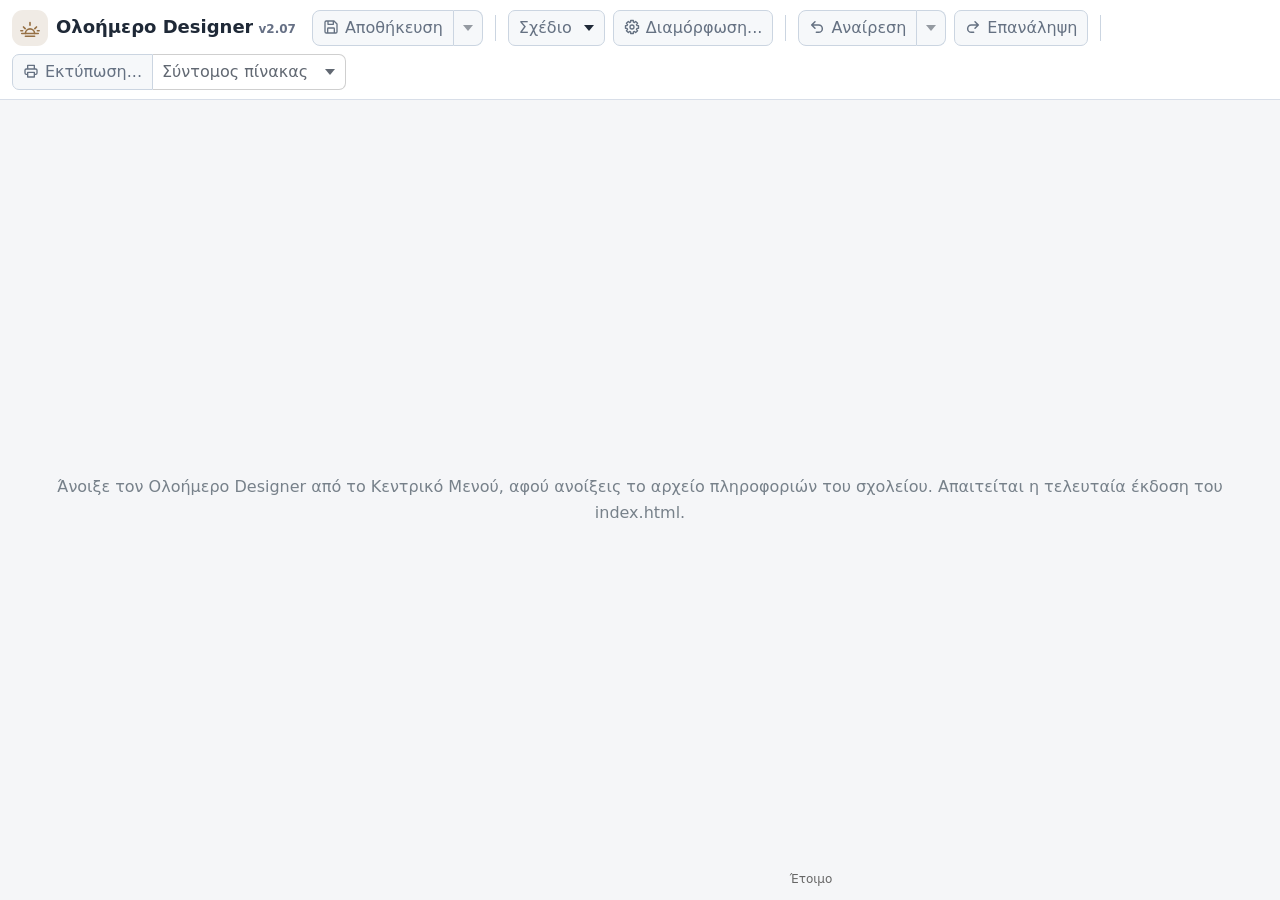
<file: oloimero_designer.html>
<!doctype html>
<html lang="el" class="subapp-page">
<head>
<meta charset="utf-8">
<meta name="viewport" content="width=device-width,initial-scale=1">
<title>Ολοήμερο Designer v2.07</title>
<link rel="stylesheet" href="_ui.css">
<link rel="stylesheet" href="_subapp.css">
<style>
/* ΟΛ-specific layout and board palette. Shared skeleton: html.subapp-page in _subapp.css;
   shared colours: --school-ui-* in _ui.css. The --ol-* tokens are meanings that exist only on this board. */
:root{
  --floating-controls-bottom:12px;--board-scrollbar-lift:0px;
  --ol-grid-line:#999;--ol-zone-line:#333;--ol-day-line:#777;--ol-drop-outline:#555;
  --ol-neutral-bg:#f7f7f7;--ol-incomplete-bg:#f5f5f5;--ol-tag-border:#8f9aa6;
  --ol-highlight-bg:#e2f6e5;--ol-highlight-border:#b7dcbc;--ol-highlight-ring:#58a96a;
  --ol-conflict-bg:#ffe2e2;--ol-conflict-ring:#d97777;--ol-conflict-text:#7a1f1f;
  --ol-conflict-soft-bg:#fff0f0;--ol-conflict-soft-border:#e3aaaa;
  --ol-over-limit:#d00000;--ol-hours-ok:#0a8a20;--ol-specialty-bg:#d7ecff;
  --ol-copy-mark:#1769d2;--ol-target-outline:#2e90fa
}
/* Header: the list of designs gives up width before anything wraps out of the page. */
#program{flex:0 1 auto;min-width:0}
#planMenuButton{
  padding-right:32px;
  background-image:var(--school-ui-dropdown-arrow);
  background-repeat:no-repeat;background-position:right 10px center;background-size:10px 10px
}
.ol-menu{position:relative;display:inline-flex}
.ol-menu .save-menu{min-width:260px}
.save-menu hr{border:0;border-top:1px solid var(--school-ui-border);margin:4px 2px}

/* Without a design (a period without one, or no designs at all): only the message, without the board. */
main.ol-without-design{grid-template-columns:minmax(0,1fr)}
main.ol-without-design :is(#board,#boardTimeOverlayAnchor,.board-zoom-controls,.board-usage-summary,#emptyProjectDrop){display:none!important}
#noDesign{min-height:320px;margin-left:18px}
.ol-empty-actions{display:flex;flex-wrap:wrap;justify-content:center;gap:10px}
.ol-notices{position:sticky;left:0;z-index:26;max-width:900px;margin:0 0 10px 18px}
.ol-notices:empty{display:none}
.ol-notices p{margin:0 0 4px;font-size:13px}

.school-confirm.ol-fet-import{width:min(680px,calc(100vw - 32px))}
.ol-fet-import .subapp-import-list{min-width:0}
.teacher-unmatched{font-style:italic}

/* Teacher settings (the colour picker is shared: schoolColorPicker in _ui.js) */
.teacher-hours-input-row{display:inline-flex;align-items:center;gap:7px;width:max-content;max-width:100%}
.teacher-hours-input-row input{
  box-sizing:border-box;flex:0 0 62px;width:62px;min-width:62px;max-width:62px;
  text-align:center;font-weight:700;font-variant-numeric:tabular-nums
}
.teacher-hours-help{margin:6px 0 0}
.teacher-hours-help:empty{display:none}
.teacher-hours-auto[hidden]{display:none}
/* The cell of a target (opened from another application with a day and an hour): blue outline on its places. */
#board td.ol-target{outline:3px solid var(--ol-target-outline);outline-offset:-3px}
.teacher-fet-hours{
  display:inline-flex;align-items:center;flex:0 0 auto;min-height:30px;
  color:var(--school-ui-muted);font-weight:700;white-space:nowrap;font-variant-numeric:tabular-nums
}

/* Sidebar items: coloured teacher cards (.template) and the plain cards of the other sections */
#templates,#subjects,#departments,#unions{display:flex;flex-direction:column;gap:8px}
/* Τάξεις and Τμήματα of the sidebar come from «Τμήματα»: a Τάξη has a soft background, its classes follow it */
.department-item.grade-item{background:var(--school-ui-label-bg)}
.ol-union-grades{display:flex;flex-wrap:wrap;gap:0 16px}
.template,:is(.subject-item,.department-item,.union-item){
  border-radius:9px;padding:9px;display:grid;grid-template-columns:1fr auto;gap:5px;align-items:center;cursor:grab
}
.template{border:1px solid rgba(0,0,0,.22)}
:is(.subject-item,.department-item,.union-item){border:1px solid var(--school-ui-border);background:var(--school-ui-surface)}
.template .name{display:flex;align-items:center;min-width:0;font-weight:700;cursor:inherit;overflow-wrap:anywhere}
:is(.subject-item,.department-item,.union-item) .name{font-weight:700;cursor:grab;overflow-wrap:anywhere}
:is(.subject-item,.department-item,.union-item) small{grid-column:1/-1;color:var(--school-ui-muted)}
.template button,:is(.subject-item,.department-item,.union-item) button{padding:3px 7px}
.template button{background:rgba(255,255,255,.75)}
.teacher-actions,.sidebar-item-actions{
  display:flex;align-items:center;justify-content:flex-end;gap:4px;justify-self:end;white-space:nowrap
}
.teacher-over-warning,.teacher-hours-ok{
  margin-left:auto;padding-left:8px;font-weight:900!important;font-style:normal!important;flex:0 0 auto
}
.teacher-actions :is(.teacher-over-warning,.teacher-hours-ok){margin-left:0;padding-left:0}
.teacher-over-warning{color:var(--ol-over-limit)!important}
.teacher-hours-ok{color:var(--ol-hours-ok)!important}
/* «!» / «✓» of the hours: schoolIcon alert-bold 16px (so its line stands taller) and check 14px like list rows. */
.teacher-over-warning>svg{display:block;width:var(--school-ui-icon-size);height:var(--school-ui-icon-size)}
.teacher-hours-ok>svg{display:block;width:var(--school-ui-icon-size-list);height:var(--school-ui-icon-size-list)}
.template small{grid-column:1;min-width:0}
.teacher-long-row{
  grid-column:1/-1;display:grid;grid-template-columns:minmax(0,1fr) auto;align-items:center;
  width:100%;min-width:0;margin-top:-2px
}
.teacher-long-name{
  justify-self:start;width:100%;min-width:0;color:inherit;font-size:12px;font-weight:400;
  line-height:1.2;opacity:.72;overflow-wrap:anywhere
}
.teacher-days{grid-column:2;justify-self:end;align-self:end;font-size:12px;font-weight:800;white-space:nowrap;opacity:.88}
.sidebar-link-row{
  grid-column:1/-1;display:grid;grid-template-columns:minmax(0,1fr) auto;align-items:center;gap:7px;
  width:100%;min-width:0;color:var(--school-ui-muted);font-size:13px
}
.sidebar-link-row .sidebar-meta-text{min-width:0;overflow-wrap:anywhere}
.section-title{margin-top:18px!important}
.template.teacher-conflict{
  background:var(--ol-conflict-bg)!important;color:var(--ol-conflict-text)!important;
  box-shadow:inset 0 0 0 2px var(--ol-conflict-ring)
}
.sidebar-highlight-active{box-shadow:inset 0 0 0 3px var(--ol-highlight-ring)!important}

/* Board area and floating controls */
#boardWrap{padding:18px 18px 18px 0;overflow:auto;min-width:0;cursor:grab}
#boardWrap.panning{cursor:grabbing;user-select:none}
/* Zoom: the shared .ui-zoom of _ui.css; here only its place. */
.board-zoom-controls{position:fixed;right:18px;z-index:60}
.board-usage-summary{
  position:fixed;left:318px;z-index:60;min-width:178px;display:grid;gap:4px;padding:8px 11px;
  background:rgba(255,255,255,.95);border:1px solid var(--school-ui-border);border-radius:9px;
  box-shadow:0 2px 8px rgba(0,0,0,.14);color:var(--school-ui-text);line-height:1.25;user-select:none
}
.board-usage-summary,.status,.board-zoom-controls{bottom:calc(var(--floating-controls-bottom) + var(--board-scrollbar-lift))}
.board-usage-summary,.board-usage-summary *{font-size:13px!important}
.usage-summary-row{display:grid;grid-template-columns:minmax(0,1fr) auto;align-items:center;gap:14px}
.usage-summary-label{font-weight:600}
.usage-summary-value{min-width:44px;text-align:right;color:var(--school-ui-primary-text);font-weight:800;font-variant-numeric:tabular-nums}
.usage-summary-row.program-total{margin-top:2px;padding-top:5px;border-top:1px solid var(--school-ui-row-border)}
.usage-summary-row.combined-total :is(.usage-summary-label,.usage-summary-value){font-weight:800}
.usage-summary-row.status-error,
.usage-summary-row.status-error :is(.usage-summary-label,.usage-summary-value){color:var(--school-ui-error)!important}
.usage-summary-row.status-error{cursor:pointer}

/* Board table */
table{border-collapse:collapse;background:var(--school-ui-surface);table-layout:fixed;user-select:none;box-sizing:border-box}
td{
  border:1px solid var(--ol-grid-line);padding:5px;vertical-align:top;position:relative;
  background:var(--school-ui-surface);min-width:10px;box-sizing:border-box;cursor:default
}
td.structure-cell{background:var(--ol-neutral-bg);font-weight:700;text-align:center;vertical-align:middle;user-select:none}
td.day-heading{font-size:18px}
td.time-heading{font-size:16px;white-space:nowrap;overflow:visible}
td.time-heading :is(.cell-text,.cell-html){white-space:nowrap;overflow-wrap:normal;word-break:normal}
#board tr>td:first-child{visibility:hidden}
#boardTimeOverlayAnchor{
  position:sticky;left:0;z-index:24;display:block;width:0;height:0;overflow:visible;pointer-events:none
}
#boardTimeOverlay{margin:0;background:var(--school-ui-surface)}
#boardTimeOverlay td{
  border-left:1px solid var(--ol-grid-line)!important;border-right:2px solid var(--ol-grid-line)!important;
  background:var(--ol-neutral-bg)!important
}
td.drop{outline:3px solid var(--ol-drop-outline);outline-offset:-3px}
#board tr.morning-zone-row td,
#boardTimeOverlay tr.morning-zone-row td{border-bottom:6px solid var(--ol-zone-line)!important}
#board tr.extended-zone-row td,
#boardTimeOverlay tr.extended-zone-row td{border-top:6px solid var(--ol-zone-line)!important}
#board td.day-boundary-right{border-right:3px solid var(--ol-day-line)!important}
#board td.incomplete-activity{background:var(--ol-incomplete-bg)!important}
#board td.incomplete-activity .subject-text{background:var(--ol-incomplete-bg);border-color:var(--ol-incomplete-bg)}
#board td.sidebar-item-highlight{background:var(--ol-highlight-bg)!important}
#board td.sidebar-item-highlight .subject-text{background:var(--ol-highlight-bg);border-color:var(--ol-highlight-border)}
#board td:is(.schedule-conflict,.teacher-overused-cell){
  background:var(--ol-conflict-bg)!important;box-shadow:inset 0 0 0 2px var(--ol-conflict-ring)
}
#board td:is(.schedule-conflict,.teacher-overused-cell) .subject-text{
  background:var(--ol-conflict-soft-bg);border-color:var(--ol-conflict-soft-border)
}

/* Cell content */
.cell-content-stack{position:absolute;inset:5px;display:flex;flex-direction:column;gap:6px;width:auto;height:auto}
.teacher-slot{min-height:34px}
.subject-slot{min-height:29px}
.lower-slot{
  min-height:29px;margin-top:0;display:flex;flex-wrap:wrap;align-items:flex-end;justify-content:center;gap:4px
}
.card{
  border-radius:8px;padding:7px 9px;margin:0;display:flex;align-items:center;justify-content:center;position:relative;
  width:100%;text-align:center;font-weight:650;border:1px solid rgba(0,0,0,.2);cursor:grab;user-select:none
}
.card-name{min-width:0;width:100%;text-align:center}
.card .teacher-over-warning{position:absolute;right:6px;margin-left:0;padding-left:0}
.subject-text{
  display:block;width:100%;box-sizing:border-box;margin:0;padding:4px 6px;z-index:6;
  text-align:center;line-height:1.2;white-space:nowrap;overflow-wrap:normal;word-break:normal;hyphens:manual;cursor:grab;
  background:var(--school-ui-surface);border:1px solid var(--school-ui-surface);border-radius:6px
}
.lower-tag{
  display:inline-flex;align-items:center;justify-content:center;width:auto;max-width:100%;box-sizing:border-box;
  margin:0;padding:3px 6px;z-index:6;text-align:center;line-height:1.15;overflow-wrap:anywhere;cursor:grab;
  background:var(--school-ui-surface);border:1px solid var(--ol-tag-border);border-radius:5px
}
.union-text{border-style:dashed;background:var(--ol-neutral-bg)}
/* The text of a heading (day, hour) */
.cell-text{
  position:absolute;inset:5px;box-sizing:border-box;padding:3px 4px;white-space:pre-wrap;
  overflow-wrap:anywhere;user-select:none;cursor:default;display:flex;flex-direction:column;align-items:stretch;
  justify-content:center;text-align:center;font-weight:700
}
.cell-html{display:block;width:100%;white-space:pre-wrap;text-align:inherit}

/* Pointer drag of board items (own mechanism, so Ctrl+drop copies reliably in Chrome) */
.program-pointer-dragging,.program-pointer-dragging *{cursor:grabbing!important}
.program-drag-source{opacity:.48!important}
.program-drag-ghost{position:fixed;z-index:10000;pointer-events:none;display:block;margin:0;opacity:.92;transform:translate(14px,14px)}
.program-drag-ghost-preview{width:100%;pointer-events:none}
.program-drag-copy-mark{
  display:none;position:absolute;right:-9px;bottom:-9px;width:22px;height:22px;
  align-items:center;justify-content:center;border:2px solid var(--school-ui-surface);border-radius:50%;
  background:var(--ol-copy-mark);color:var(--school-ui-surface);box-shadow:0 2px 7px #0005;font:800 18px/1 Arial,sans-serif
}
.program-drag-ghost.copy .program-drag-copy-mark{display:flex}

/* «Διαμόρφωση» dialog */
.school-confirm.design-dialog{width:min(720px,calc(100vw - 28px))}
.design-help{margin:0 0 16px!important;color:var(--school-ui-muted);font-size:13px;line-height:1.45}
.design-section{position:relative;border:1px solid var(--school-ui-border);border-radius:10px;padding:6px 12px 10px;margin-top:12px}
.design-section+.design-section{margin-top:36px}
.design-zone-heading,.design-count-heading{position:absolute;top:0;z-index:1;background:var(--school-ui-surface);white-space:nowrap}
.design-zone-heading{
  left:10px;transform:translateY(-50%);padding:0 7px;color:var(--school-ui-text);font-size:16px;font-weight:750;line-height:1.4
}
.design-count-heading{
  right:calc(12px + 128px + 12px + 43px);transform:translate(50%,-50%);
  padding:0 7px;color:var(--school-ui-label-text);font-size:12px;font-weight:700;line-height:1.4
}
.design-period{display:grid;grid-template-columns:minmax(190px,1fr) 86px 128px;gap:12px;align-items:end;margin-top:8px}
.design-section>.design-period:first-of-type{margin-top:12px}
.design-period label{margin:0}
.design-period input[type=number]{width:100%;padding:var(--school-ui-control-padding-y) 7px;text-align:center}
.design-exception-toggle{
  display:flex;align-items:center;align-self:end;gap:6px;min-height:36px;padding:0 11px 0 9px;
  white-space:nowrap;font-size:13px;font-weight:400
}
.design-exception-toggle input{margin:0}
.design-exception-toggle span{line-height:1}
.design-exception-toggle input:checked+span{font-weight:750}
.design-exception-toggle:has(input:checked){
  position:relative;z-index:2;min-height:40px;padding:4px 10px 0 8px;
  border:1px solid var(--school-ui-border);border-bottom:0;border-radius:8px 8px 0 0;background:var(--school-ui-label-bg)
}
.design-exception-toggle:has(input:checked)::after{
  content:"";position:absolute;left:-1px;right:-1px;top:calc(100% - 1px);height:16px;
  border-left:1px solid var(--school-ui-border);border-right:1px solid var(--school-ui-border);background:var(--school-ui-label-bg)
}
.design-exceptions{
  grid-column:1/-1;display:grid;grid-template-columns:repeat(5,minmax(90px,1fr));gap:8px;padding:10px;margin-top:2px;
  background:var(--school-ui-label-bg);border:1px solid var(--school-ui-border);border-radius:8px
}
.design-exception-toggle:has(input:checked)+.design-exceptions{border-top-right-radius:0}
.design-exceptions label{display:grid;gap:4px;font-size:12px;font-weight:700;color:var(--school-ui-label-text);text-align:center}
.design-exceptions input[type=number]{background:var(--school-ui-surface)}
.design-period-readonly{font-weight:700;color:var(--school-ui-label-text);overflow-wrap:anywhere}
.design-tag-readonly{font-size:12px;color:var(--school-ui-muted);overflow-wrap:anywhere}

/* Section manager dialog: wider teacher list */
.section-manager.teacher-section-manager{width:min(1140px,calc(100vw - 28px))}
.teacher-section-manager .section-manager-grid{grid-template-columns:minmax(520px,1.5fr) minmax(240px,.75fr)}
.section-manager.union-section-manager .section-manager-list{min-height:min(220px,40vh)}
.teacher-section-manager .section-manager-row{grid-template-columns:auto minmax(210px,.85fr) minmax(300px,1.3fr)}
.teacher-section-manager :is(.section-manager-name,.section-manager-row small){overflow:visible;text-overflow:clip;white-space:normal;font-size:inherit}
.teacher-section-manager .section-manager-row.is-enabled :is(.section-manager-name,small){font-weight:750}
/* Unselected rows in the three ordering lists have no visible outline. */
.section-manager-list button.section-manager-row:not(.selected){border-color:transparent}

@media(max-width:800px){
  .board-usage-summary{left:12px}
}
@media(max-width:760px){
  .teacher-section-manager .section-manager-grid{grid-template-columns:1fr}
  .teacher-section-manager .section-manager-row{grid-template-columns:auto minmax(120px,1fr) minmax(160px,1.2fr)}
}


@media print{
  @page{
    size: landscape;
    margin: 10mm;
  }

  html,body{
    margin:0 !important;
    padding:0 !important;
    background:#fff !important;
    width:auto !important;
    height:auto !important;
    overflow:visible !important;
  }

  header,aside,dialog,.board-zoom-controls,.board-usage-summary,.status{
    display:none !important;
  }

  #board{
    zoom:1 !important;
  }

  main{
    display:block !important;
    min-height:0 !important;
    margin:0 !important;
    padding:0 !important;
  }

  #boardWrap{
    display:none !important;
    padding:0 !important;
    margin:0 !important;
    overflow:visible !important;
    width:auto !important;
    max-width:none !important;
  }

  #printPages{
    display:block !important;
    margin:0 !important;
    padding:0 !important;
  }

  #printPages .print-page{
    display:block;
    margin:0 !important;
    padding:0 !important;
    break-after:page;
    page-break-after:always;
  }

  #printPages .print-page:last-child{
    break-after:auto;
    page-break-after:auto;
  }

  #board{
    margin:0 !important;
    break-inside:auto;
    width:auto !important;
    min-width:0 !important;
    max-width:none !important;
    table-layout:auto !important;
    border-collapse:separate !important;
    border-spacing:0 !important;
    border-top:2px solid #000 !important;
    border-left:2px solid #000 !important;
  }

  #board col{
    width:auto !important;
  }

  #board tr{
    break-inside:avoid;
    break-after:auto;
    height:auto !important;
  }

  #board td,
  #board th{
    border:0 !important;
    border-right:2px solid #000 !important;
    border-bottom:2px solid #000 !important;
    height:auto !important;
    min-height:0 !important;
    padding:0 !important;
    -webkit-print-color-adjust:exact !important;
    print-color-adjust:exact !important;
  }

  #board .cell-content-stack{
    position:static !important;
    inset:auto !important;
    width:100% !important;
    height:auto !important;
    min-height:0 !important;
    gap:5px !important;
    line-height:1.15 !important;
    padding:6px 0 !important;
    box-sizing:border-box !important;
  }

  #board .cell-text{
    position:static !important;
    inset:auto !important;
    width:auto !important;
    height:auto !important;
    min-height:0 !important;
    padding:2px 3px !important;
    line-height:1 !important;
    box-sizing:border-box !important;
  }

  #board .cell-html{
    line-height:1 !important;
  }

  #board .teacher-slot,
  #board .subject-slot,
  #board .lower-slot{
    min-height:0 !important;
    height:auto !important;
    margin:0 !important;
    padding:0 !important;
    line-height:1.15 !important;
  }

  #board .lower-slot{
    gap:1px !important;
    align-items:center !important;
  }

  #board .subject-slot{
    margin-top:4px !important;
    margin-bottom:4px !important;
  }

  #board .card,
  #board .subject-text,
  #board .lower-tag{
    min-height:0 !important;
    margin:0 !important;
    padding:0 2px !important;
    line-height:1.15 !important;
  }

  #board td.day-boundary-right{
    border-right-width:3px !important;
  }

  #board td.day-heading{
    font-size:20px !important;
    font-weight:800 !important;
  }

  #board td.day-heading .cell-text,
  #board td.day-heading .cell-html{
    font-family:Arial,"DejaVu Sans",sans-serif !important;
    font-weight:900 !important;
  }

  #board .printed-day-name{
    font-family:Arial,"DejaVu Sans",sans-serif !important;
    font-size:20px !important;
    font-weight:900 !important;
    line-height:1 !important;
    letter-spacing:.25px;
    -webkit-text-stroke:.2px currentColor;
  }

  #board td.time-heading{
    font-size:16px !important;
  }

  #board .card,
  #board .subject-text{
    font-size:16px !important;
    line-height:1.15 !important;
  }

  #board .lower-tag{
    font-size:14px !important;
    line-height:1.15 !important;
  }

  #board .card{
    background:transparent !important;
    border:none !important;
    color:#000 !important;
    box-shadow:none !important;
  }

  #board .lower-slot>*{
    display:none !important;
  }

  #board .lower-slot{
    display:block !important;
    font-size:0 !important;
    min-height:0 !important;
    padding:0 2px !important;
    background:transparent !important;
    border:none !important;
    box-shadow:none !important;
  }

  #board .lower-slot::after{
    content:attr(data-print-short);
    display:block;
    width:100%;
    color:#000;
    font-size:14px;
    font-weight:700;
    line-height:1.15;
    text-align:center;
  }

  #board .teacher-over-warning{
    color:var(--ol-over-limit) !important;
  }

  #board td.drop{
    outline:none !important;
  }

  #board td.specialty-teacher-cell{
    background:var(--ol-specialty-bg) !important;
  }

  #board td.teacher-overused-cell{
    background:var(--ol-conflict-bg) !important;
    box-shadow:inset 0 0 0 2px var(--ol-conflict-ring) !important;
  }

  #board .subject-text{
    background:transparent !important;
    border:none !important;
    border-radius:0 !important;
    box-shadow:none !important;
  }

  #boardTimeOverlayAnchor{display:none !important}
  #board tr>td:first-child{visibility:visible !important}

  body.print-short #board{
    zoom:.78 !important;
  }

  body.print-short #board .card>*,
  body.print-short #board .subject-text>*,
  body.print-short #board .lower-slot>*{
    display:none !important;
  }

  body.print-short #board .card,
  body.print-short #board .subject-text{
    font-size:0 !important;
    line-height:1.15 !important;
    min-height:0 !important;
    padding:0 2px !important;
  }

  body.print-short #board .lower-slot{
    display:block !important;
    font-size:0 !important;
    line-height:1.15 !important;
    min-height:0 !important;
    padding:0 2px !important;
    background:transparent !important;
    border:none !important;
    box-shadow:none !important;
  }

  body.print-short #board .card::after,
  body.print-short #board .subject-text::after{
    content:attr(data-print-short);
    display:block;
    width:100%;
    color:#000;
    font-size:14px;
    font-weight:700;
    line-height:1.15;
    text-align:center;
  }

  body.print-short #board .lower-slot::after{
    content:attr(data-print-short);
    display:block;
    width:100%;
    color:#000;
    font-size:14px;
    font-weight:700;
    line-height:1.15;
    text-align:center;
  }

}

#printPages{display:none}

</style>
</head>
<body>

<header class="page-head">
  <div class="toolbar-brand"><h1><button class="brand-menu" type="button" title="Άνοιγμα κεντρικού μενού" aria-label="Ολοήμερο Designer — άνοιγμα κεντρικού μενού"><span class="app-mark is-sub" data-app-icon="oloimero" aria-hidden="true"></span><span class="brand-text"><span>Ολοήμερο Designer</span><span class="small version">v2.07</span></span></button></h1></div>
  <select id="program" aria-label="Σχέδιο" hidden></select>
  <span class="save-control">
    <button id="saveData" class="save-main" type="button" disabled>Αποθήκευση</button>
    <button id="saveMenuButton" class="save-menu-button" type="button" aria-haspopup="true" aria-expanded="false" title="Περισσότερες επιλογές αποθήκευσης" disabled aria-label="Περισσότερες επιλογές αποθήκευσης"></button>
    <span id="saveMenu" class="save-menu" hidden><button id="exportCsv" type="button">Εξαγωγή CSV για το FET…</button></span>
  </span>
  <span class="sep" aria-hidden="true"></span>
  <span class="ol-menu">
    <button id="planMenuButton" type="button" aria-haspopup="true" aria-expanded="false" disabled>Σχέδιο</button>
    <span id="planMenu" class="save-menu" hidden>
      <button id="importCsv" type="button">Εισαγωγή από CSV…</button>
      <button id="copyFromPeriod" type="button">Αντιγραφή από άλλη περίοδο…</button>
    </span>
  </span>
  <button id="openDesign" type="button" disabled>Διαμόρφωση...</button>

  <span class="sep"></span>
  <span class="save-control undo-control">
    <button id="undoPlacement" type="button" disabled title="Αναίρεση της τελευταίας αλλαγής" data-school-icon="undo">Αναίρεση</button>
    <button id="undoMenuButton" class="save-menu-button" type="button" aria-haspopup="true" aria-expanded="false" title="Περισσότερες επιλογές αναίρεσης" disabled aria-label="Περισσότερες επιλογές αναίρεσης"></button>
    <span id="undoMenu" class="save-menu" hidden><button id="undoAll" type="button" disabled>Αναίρεση όλων</button></span>
  </span>
  <button id="redoPlacement" type="button" disabled title="Επανάληψη της αλλαγής που αναιρέθηκε" data-school-icon="redo">Επανάληψη</button>
  <span class="sep"></span>
  <span class="print-control">
    <button id="printBoard" type="button" disabled>Εκτύπωση...</button>
    <span class="print-mode-wrap">
      <select id="printMode" aria-label="Μορφή εκτύπωσης" disabled>
        <option value="short" selected>Σύντομος πίνακας</option>
        <option value="full">Πλήρης πίνακας</option>
      </select>
    </span>
  </span>

  <div class="header-right"><span id="schoolYear" class="school-year-indicator" hidden><span>Σχολικό έτος:</span> <span id="schoolYearValue"></span></span></div>
</header>

<main class="ol-without-design">
<aside hidden>
  <h2 class="section-heading">
    <span class="section-label">Εκπαιδευτικοί <span id="teacherCount"></span></span>
    <span class="section-heading-actions">
      <button type="button" class="section-style-edit subapp-section-action" data-section="teacher" title="Επιλογή και μορφοποίηση Εκπαιδευτικών" aria-label="Επιλογή και μορφοποίηση Εκπαιδευτικών" data-school-icon="edit"></button>
    </span>
  </h2>
  <div id="templates"></div>
  <hr class="sidebar-divider">

  <h2 class="section-title section-heading">
    <span class="section-label">Μαθήματα <span id="subjectCount"></span></span>
    <span class="section-heading-actions">
      <button type="button" id="importSubjects" class="section-import subapp-section-action" title="Προσθήκη μαθημάτων από FET" aria-label="Προσθήκη μαθημάτων από FET" data-school-icon="import"></button>
      <button type="button" class="section-style-edit subapp-section-action" data-section="subject" title="Κοινή μορφοποίηση Μαθημάτων" aria-label="Κοινή μορφοποίηση Μαθημάτων" data-school-icon="edit"></button>
    </span>
  </h2>
  <div id="subjects"></div>
  <button id="newSubject" class="sidebar-add" data-school-icon="plus">Νέο Μάθημα</button>
  <hr class="sidebar-divider">

  <h2 class="section-title section-heading">
    <span class="section-label">Τάξεις και Τμήματα <span id="departmentCount"></span></span>
    <span class="section-heading-actions">
      <button type="button" class="section-style-edit subapp-section-action" data-section="department" title="Εμφάνιση και μορφοποίηση Τάξεων και Τμημάτων" aria-label="Εμφάνιση και μορφοποίηση Τάξεων και Τμημάτων" data-school-icon="edit"></button>
    </span>
  </h2>
  <div id="departments"></div>
  <hr class="sidebar-divider">

  <h2 class="section-title section-heading">
    <span class="section-label">Συνενώσεις <span id="unionCount"></span></span>
    <button type="button" class="section-style-edit subapp-section-action" data-section="union" title="Σειρά και μορφοποίηση Συνενώσεων" aria-label="Σειρά και μορφοποίηση Συνενώσεων" data-school-icon="edit"></button>
  </h2>
  <div id="unions"></div>
  <button id="newUnion" class="sidebar-add" data-school-icon="plus">Νέα Συνένωση</button>
</aside>

<section id="boardWrap" class="subapp-workspace">
  <div id="olNotices" class="ol-notices" aria-live="polite"></div>
  <div id="noDesign" class="subapp-empty subapp-empty-stack"></div>
  <div id="boardTimeOverlayAnchor" aria-hidden="true"><table id="boardTimeOverlay"><tbody></tbody></table></div>
  <table id="board"><tbody></tbody></table>

  <div id="emptyProjectDrop" class="subapp-file-drop" aria-live="polite">
    <div class="subapp-file-drop-icon" aria-hidden="true" data-school-icon="grip"></div>
    <div class="subapp-file-drop-title">Ο πίνακας είναι κενός</div>
    <div class="subapp-file-drop-text">
      Σύρε εκπαιδευτικούς, μαθήματα, τάξεις και τμήματα από την αριστερή μπάρα στα κελιά.
    </div>
  </div>

  <div class="board-zoom-controls ui-zoom" aria-label="Μεγέθυνση πίνακα">
    <button type="button" id="zoomOut" class="ui-icon-button" title="Σμίκρυνση πίνακα" aria-label="Σμίκρυνση πίνακα" data-school-icon="minus"></button>
    <button type="button" id="zoomLevel" class="ui-zoom-level" title="Επαναφορά ζουμ στο 100%"><span>100%</span></button>
    <button type="button" id="zoomIn" class="ui-icon-button" title="Μεγέθυνση πίνακα" aria-label="Μεγέθυνση πίνακα" data-school-icon="plus"></button>
  </div>

  <span class="status" id="status" role="status" aria-live="polite">Έτοιμο</span>

  <div class="board-usage-summary" aria-label="Σύνοψη ωρών" aria-live="polite">
    <div class="usage-summary-row"><span class="usage-summary-label">Δάσκαλοι:</span><span id="generalistUsage" class="usage-summary-value">0/0</span></div>
    <div class="usage-summary-row"><span class="usage-summary-label">Ειδικότητες:</span><span id="specialtyUsage" class="usage-summary-value">0/0</span></div>
    <div class="usage-summary-row" hidden><span class="usage-summary-label">Άλλοι:</span><span id="otherUsage" class="usage-summary-value">0/0</span></div>
    <div class="usage-summary-row combined-total"><span class="usage-summary-label">Σύνολο:</span><span id="combinedTeacherUsage" class="usage-summary-value">0/0</span></div>
    <div class="usage-summary-row program-total"><span class="usage-summary-label">Πρόγραμμα:</span><span id="programUsage" class="usage-summary-value">0/0</span></div>
  </div>
</section>
</main>

<!-- Fields of the editing dialogs. They open in the shared dialog (schoolChoiceDialog), which gives the title,
     «Ακύρωση» and the accept button, and shows an error inside the dialog. -->
<template id="designTemplate">
  <p class="design-help">Ο αριθμός τμημάτων μπορεί να είναι από 0 έως 20. Οι εξαιρέσεις ορίζονται ανά ημέρα.</p>
  <div id="designPeriods"></div>
</template>

<template id="teacherTemplate">
  <div class="ol-form">
    <label>Όνομα</label>
    <div id="teacherName" class="readonly-value"></div>
    <p class="hint">Το όνομα αλλάζει από την εφαρμογή «Προσωπικό».</p>
    <label>Χρώμα</label>
    <button id="teacherColorButton" class="school-color-trigger" type="button" aria-label="Επιλογή χρώματος εκπαιδευτικού"><span id="teacherColorSwatch" class="school-color-trigger-swatch" aria-hidden="true"></span></button>
    <input id="teacherColor" type="hidden" value="#a8d8ff">
    <label id="teacherHoursLabel" for="teacherAvailableHours">Διαθέσιμες ώρες</label>
    <div>
      <div class="teacher-hours-input-row">
        <input id="teacherAvailableHours" type="number" min="0" max="99" step="1" value="0">
        <span id="teacherFetHours" class="teacher-fet-hours" title="Ώρες στο σχολείο από το κοινό αρχείο"></span>
        <button id="teacherHoursAuto" class="ui-link-button teacher-hours-auto" type="button" hidden>Αυτόματη πρόταση</button>
      </div>
      <p id="teacherHoursHelp" class="hint teacher-hours-help"></p>
    </div>
  </div>
</template>

<template id="nameTemplate">
  <div class="ol-form">
    <label for="itemName" id="itemNameLabel">Όνομα</label>
    <input id="itemName" type="text" maxlength="200">
  </div>
</template>

<template id="unionTemplate">
  <div class="ol-form">
    <label for="unionName">Όνομα συνένωσης</label>
    <input id="unionName" type="text" maxlength="200">
    <label>Τάξεις που συνενώνονται</label>
    <div id="unionGrades" class="subapp-check-list ol-union-grades"></div>
    <label>Τμήματα που συνενώνονται</label>
    <div id="unionClasses" class="subapp-check-list"></div>
    <p class="hint">Μια τάξη έχει πάντα τα τμήματα που υπάρχουν τώρα στα «Τμήματα».</p>
  </div>
</template>

<template id="sectionStyleTemplate">
  <div class="section-manager-grid">
    <div>
      <h4 class="section-manager-column-title">Σειρά εμφάνισης</h4>
      <div class="subapp-list-row">
        <div id="sectionManagerList" class="section-manager-list subapp-list"></div>
        <div id="sectionOrderControls" class="subapp-order-controls" aria-label="Αλλαγή σειράς">
          <button type="button" id="moveSectionItemUp" title="Μετακίνηση πάνω" aria-label="Μετακίνηση επιλεγμένου στοιχείου πάνω" data-school-icon="up"></button>
          <button type="button" id="moveSectionItemDown" title="Μετακίνηση κάτω" aria-label="Μετακίνηση επιλεγμένου στοιχείου κάτω" data-school-icon="down"></button>
        </div>
      </div>
      <div id="sectionManagerHint" class="hint"></div>
    </div>
    <div class="section-manager-format"><h4 class="section-manager-column-title">Μορφοποίηση</h4><div class="format-row">
      <label>Μέγεθος <input id="sectionFontSize" type="number" min="8" max="48" value="16"></label>
      <label class="check"><input id="sectionBold" type="checkbox" checked> Bold</label>
      <label class="check"><input id="sectionItalic" type="checkbox"> Italic</label>
    </div></div>
  </div>
</template>

<script src="_ui.js"></script>
<script src="_data.js"></script>
<script src="_data_timetable.js"></script>
<script src="_data_oloimero.js"></script>
<script src="_data_documents.js"></script>
<script>
"use strict";


const WEEK_DAYS=["Δευτέρα","Τρίτη","Τετάρτη","Πέμπτη","Παρασκευή"];
const WEEK_DAY_ABBREVIATIONS=["Δε","Τρ","Τε","Πε","Πα"];
// The designs of Ολοήμερο are programs (kind 'oloimero') of the shared file (school-timetables:*), through
// schoolHost (_ui.js). Hours, classes, import, export and the CSV for FET: SchoolTimetable (_data.js).
// Every design belongs to a period (there are no drafts without a period). Every change happens in the page;
// «Αποθήκευση» writes the design shown and the deletion of the design it replaced, all or nothing.
const T=SchoolTimetable,D=SchoolDate;
const post=schoolHost.post;
const KIND="oloimero";
const OTHER_TEACHER_COLOR="#bfe3ff";
const quoted=value=>`«${value}»`;
const byName=(a,b)=>String(a).localeCompare(String(b),"el",{numeric:true,sensitivity:"base"});

// Dialogs come from _ui.js. Here confirmations wait in the shared queue; messages use schoolMessage.
const schoolConfirmShared=window.schoolConfirm;
window.schoolConfirm=(message,options={})=>schoolConfirmShared(message,{...options,queue:true});
const showMessage=message=>{void schoolMessage(message)};

// Files of the Designer, through the Index (school-oloimero:file): the CSV to import, the .fet file for
// Μαθήματα, and the CSV for FET that is exported.
const oloimeroFile=(action,payload={})=>schoolHost.request("school-oloimero:file",{action,...payload});
const cancelled=error=>error?.name==="AbortError"||/ακυρώθηκε/.test(String(error?.message||""));

let context=null;              // the last context of the host (school-timetables:context)
let staffDirectory=[];         // Προσωπικό, in the order of the «Σύντομο Όνομα» list
let staffById=new Map();
let hourTimes=new Map();       // hour id → {start, end}
let hoursError="";
let PERIOD_DEFINITIONS=[];

const CATEGORY_META={
  early:{label:"Πρωινή Ζώνη",group:"morning",defaultCount:1},
  meal:{label:"Γεύμα",group:"meal",defaultCount:3},
  afternoon:{label:"Ολοήμερο",group:"all_day",defaultCount:3},
  extended:{label:"Διευρυμένο",group:"extended",defaultCount:1}
};

// The rows of the board: the hours of Ώρες Διδασκαλίας with Πρωινή Ζώνη, Γεύμα, Ολοήμερο or Διευρυμένο.
function configureDefinitionsFromCommonData(hoursData){
  const teachingHours=hoursData&&typeof hoursData==="object"?hoursData:{hours:[],tags:{},dayTags:{}};
  hourTimes=new Map();hoursError="";
  let timed=[];
  try{timed=T.oloimeroHours(teachingHours)}catch(error){hoursError=error.message}
  timed.forEach(item=>hourTimes.set(String(item.hour.id),{start:item.start,end:item.end}));
  PERIOD_DEFINITIONS=timed.map(item=>{
    const meta=CATEGORY_META[item.category];
    return {id:String(item.hour.id),category:item.category,group:meta.group,categoryLabel:meta.label,label:item.name,fetTag:item.fetTag,count:meta.defaultCount};
  });
  if(!hoursError&&!PERIOD_DEFINITIONS.length)hoursError="Δεν έχουν οριστεί ώρες Πρωινής Ζώνης, Γεύματος, Ολοήμερου ή Διευρυμένου στις «Ώρες Διδασκαλίας».";
}

const clampSlots=value=>Math.max(0,Math.min(T.OLOIMERO_MAX_SLOTS,Math.floor(Number(value)||0)));

// The design of the board: how many cells every hour has, per day. Hours without a saved entry take the
// default count of their zone.
function normalizeDesign(raw){
  const incoming=Array.isArray(raw?.periods)?raw.periods:[];
  return {periods:PERIOD_DEFINITIONS.map(def=>{
    const saved=incoming.find(item=>item&&String(item.id)===def.id)||{};
    const count=clampSlots(saved.count??def.count);
    const exceptionsEnabled=!!saved.exceptionsEnabled;
    const savedDayCounts=saved.dayCounts&&typeof saved.dayCounts==="object"?saved.dayCounts:{};
    const dayCounts=Object.fromEntries(WEEK_DAYS.map(day=>[day,clampSlots(savedDayCounts[day]??count)]));
    return {...def,count,exceptionsEnabled,dayCounts};
  })};
}
// source.design of a program ({hours:[{hourId, count, exceptionsEnabled, dayCounts:[Δε…Πα]}]}) ↔ the board.
function designFromSource(design){
  return normalizeDesign({periods:(Array.isArray(design?.hours)?design.hours:[]).map(item=>({
    id:String(item?.hourId),count:item?.count,exceptionsEnabled:!!item?.exceptionsEnabled,
    dayCounts:Object.fromEntries(WEEK_DAYS.map((day,index)=>[day,Array.isArray(item?.dayCounts)?item.dayCounts[index]:item?.count]))
  }))});
}
function designToSource(design){
  return {hours:design.periods.map(period=>({hourId:period.id,count:period.count,exceptionsEnabled:!!period.exceptionsEnabled,dayCounts:WEEK_DAYS.map(day=>period.dayCounts[day])}))};
}

function periodCountForDay(period,day){
  return period.exceptionsEnabled ? period.dayCounts[day] : period.count;
}

function activeDesignPeriods(design){
  return design.periods.filter(period=>
    WEEK_DAYS.some(day=>periodCountForDay(period,day)>0)
  );
}

function requiredTimeColumnWidth(design){
  const longest=activeDesignPeriods(design)
    .reduce((max,period)=>Math.max(max,Array.from(period.label).length),4);
  return Math.max(110,longest*9+28);
}

// The board geometry; replaced by layoutBoard() (applyModel) before the first render.
let state={rows:6,cols:5,cells:{},merges:{},colWidths:[],rowHeights:[]};
let scheduleDesign=normalizeDesign(null);

let teachers=[];
let subjects=[];
// Συνενώσεις of the user: {id, name, grades:['Α'…'Στ'], classIds:[id…]}.
let unions=[];
// Τάξεις and Τμήματα of the sidebar that are hidden (source.hidden); the cells show them anyway.
let hiddenGrades=new Set(),hiddenClasses=new Set();
// New classes of CSV imports, not saved yet: saved with «Αποθήκευση» (newClasses), only those still used.
let pageNewClasses=[];

// The style of a section of the sidebar (teacher, subject, department, union), shared by all its items.
function normalizedSharedStyle(v,defaultBold=true){
  const src=(v && typeof v==="object") ? v : {};
  return {
    fontSize:Math.max(8,Math.min(48,Number(src.fontSize)||16)),
    bold:src.bold===false?false:src.bold===true?true:defaultBold,
    italic:!!src.italic
  };
}

let categoryStyles={
  teacher:normalizedSharedStyle(null),
  subject:normalizedSharedStyle(null,false),
  department:normalizedSharedStyle(null),
  union:normalizedSharedStyle(null)
};

// The style of a name (sidebar, board) from the style of its section.
function applyNameStyle(element,style){
  element.style.fontSize=style.fontSize+"px";
  element.style.fontWeight=style.bold?"700":"400";
  element.style.fontStyle=style.italic?"italic":"normal";
}

const sidebarHighlights=new Set();
let editingSectionStyle=null;

// Items already on the board move with our own pointer mechanism (Ctrl copies), because Ctrl+drop with
// HTML5 drag and drop was unreliable in Chrome. Sidebar items still use HTML5 drag and drop (see renderBoard).
let controlKeyPressed=false;

document.addEventListener("pointerdown",event=>{
  controlKeyPressed=!!event.ctrlKey;
},true);
document.addEventListener("keydown",event=>{
  if(event.key==="Control"){
    controlKeyPressed=true;
    updateProgramPointerCopyState(true);
  }
},true);
document.addEventListener("keyup",event=>{
  if(event.key==="Control"){
    controlKeyPressed=false;
    updateProgramPointerCopyState(false);
  }
},true);

let programPointerDrag=null;
let programPointerTargetCell=null;
let programPointerHoverCell=null;

function updateProgramPointerCopyState(copyRequested){
  if(!programPointerDrag?.started)return;
  programPointerDrag.copyRequested=!!copyRequested;
  document.body.classList.toggle("program-pointer-copy",programPointerDrag.copyRequested);
  programPointerDrag.ghost?.classList.toggle("copy",programPointerDrag.copyRequested);
}

function createProgramDragGhost(sourceElement,event){
  const rect=sourceElement.getBoundingClientRect();
  const ghost=document.createElement("div");
  ghost.className="program-drag-ghost";
  ghost.style.width=Math.max(44,Math.round(rect.width))+"px";

  const preview=sourceElement.cloneNode(true);
  preview.classList.remove("program-drag-source");
  preview.classList.add("program-drag-ghost-preview");
  preview.removeAttribute("draggable");

  const copyMark=document.createElement("span");
  copyMark.className="program-drag-copy-mark";
  copyMark.textContent="+";
  ghost.append(preview,copyMark);
  document.body.appendChild(ghost);
  moveProgramDragGhost(ghost,event.clientX,event.clientY);
  return ghost;
}

function moveProgramDragGhost(ghost,x,y){
  ghost.style.left=x+"px";
  ghost.style.top=y+"px";
}

function setProgramPointerTarget(cell){
  if(programPointerTargetCell===cell)return;
  programPointerTargetCell?.classList.remove("drop");
  programPointerTargetCell=cell;
  programPointerTargetCell?.classList.add("drop");
}

function cleanupProgramPointerDrag(){
  const drag=programPointerDrag;
  setProgramPointerTarget(null);
  programPointerHoverCell=null;
  drag?.sourceElement?.classList.remove("program-drag-source");
  drag?.ghost?.remove();
  document.body.classList.remove("program-pointer-dragging","program-pointer-copy");
  if(drag?.sourceElement?.hasPointerCapture?.(drag.pointerId)){
    drag.sourceElement.releasePointerCapture(drag.pointerId);
  }
  programPointerDrag=null;
}

function beginProgramPointerDrag(sourceElement,payload,event){
  if(event.button!==0 || programPointerDrag)return;
  programPointerDrag={
    ...payload,
    sourceElement,
    pointerId:event.pointerId,
    startX:event.clientX,
    startY:event.clientY,
    started:false,
    ghost:null,
    copyRequested:!!(event.ctrlKey||controlKeyPressed)
  };
  sourceElement.setPointerCapture?.(event.pointerId);
  event.stopPropagation();
}

function enableProgramPointerDrag(sourceElement,payload){
  sourceElement.draggable=false;
  sourceElement.addEventListener("pointerdown",event=>beginProgramPointerDrag(sourceElement,payload,event));
}

// Removes an item from a cell (double click, or a drag that ends outside the board). type: "teacher",
// "subject", or the type of a student item ("grade", "class", "union").
const REMOVED_STATUS={
  teacher:"Ο εκπαιδευτικός αφαιρέθηκε από το κελί",subject:"Το μάθημα αφαιρέθηκε από το κελί",
  grade:"Η τάξη αφαιρέθηκε από το κελί",class:"Το τμήμα αφαιρέθηκε από το κελί",union:"Η συνένωση αφαιρέθηκε από το κελί"
};
function removeCellItem(cellKey,type,id){
  const cell=cellObj(cellKey);
  let removed=false;
  if(type==="teacher"){
    const index=cell.cards.indexOf(id);
    if(index!==-1){cell.cards.splice(index,1);removed=true}
  }else if(type==="subject"){
    if(cell.subjectId===id){cell.subjectId=null;removed=true}
  }else{
    const index=cell.lowerItems.findIndex(item=>item.type===type && item.id===id);
    if(index!==-1){cell.lowerItems.splice(index,1);removed=true}
  }
  if(!removed)return;
  commit();
  renderAll();
  setStatus(REMOVED_STATUS[type]);
}
const dragItemType=drag=>drag.type==="move"?"teacher":drag.type==="movesubject"?"subject":drag.itemType;

function applyProgramPointerDrop(drag,targetKey,copyInsteadOfMove){
  if(!drag || !targetKey || drag.sourceKey===targetKey)return;
  const source=cellObj(drag.sourceKey);
  const target=cellObj(targetKey);
  let pairWasSwapped=false;
  let pairWasMoved=false;
  let itemWasCopied=false;
  const takeTeacher=()=>{const index=source.cards.indexOf(drag.id);if(index!==-1)source.cards.splice(index,1)};

  if(drag.type==="move"){
    if(copyInsteadOfMove){
      target.cards=[drag.id];
      itemWasCopied=true;
    }else if(source.subjectId && !hasTeacherOrSubject(target)){
      // The teacher goes together with the subject of the cell.
      takeTeacher();
      target.cards=[drag.id];
      target.subjectId=source.subjectId;
      source.subjectId=null;
      pairWasMoved=true;
    }else if(!source.subjectId && !target.cards.length){
      takeTeacher();
      target.cards=[drag.id];
    }else{
      swapTeacherSubjectPair(source,target);
      pairWasSwapped=true;
    }
  }else if(drag.type==="movesubject"){
    if(copyInsteadOfMove){
      target.subjectId=drag.id;
      itemWasCopied=true;
    }else if(hasTeacherOrSubject(target) && (source.cards.length || target.subjectId)){
      swapTeacherSubjectPair(source,target);
      pairWasSwapped=true;
    }else{
      if(source.subjectId===drag.id)source.subjectId=null;
      target.subjectId=drag.id;
    }
  }else if(drag.type==="movelower"){
    const itemType=drag.itemType;
    if(!copyInsteadOfMove){
      const index=source.lowerItems.findIndex(item=>item.type===itemType && item.id===drag.id);
      if(index!==-1)source.lowerItems.splice(index,1);
    }else{
      itemWasCopied=true;
    }
    if(!target.lowerItems.some(item=>item.type===itemType && item.id===drag.id)){
      target.lowerItems.push({type:itemType,id:drag.id});
    }
  }

  commit();
  renderAll();
  if(pairWasSwapped)setStatus("Ανταλλάχθηκαν ο εκπαιδευτικός και το μάθημα των δύο κελιών");
  else if(pairWasMoved)setStatus("Μεταφέρθηκαν ο εκπαιδευτικός και το μάθημα στο νέο κελί");
  else if(itemWasCopied)setStatus("Το στοιχείο αντιγράφηκε στο νέο κελί με Ctrl");
}

document.addEventListener("pointermove",event=>{
  const drag=programPointerDrag;
  if(!drag || event.pointerId!==drag.pointerId)return;
  if(!drag.started){
    if(Math.hypot(event.clientX-drag.startX,event.clientY-drag.startY)<5)return;
    drag.started=true;
    drag.sourceElement.classList.add("program-drag-source");
    drag.ghost=createProgramDragGhost(drag.sourceElement,event);
    document.body.classList.add("program-pointer-dragging");
  }
  event.preventDefault();
  moveProgramDragGhost(drag.ghost,event.clientX,event.clientY);
  updateProgramPointerCopyState(!!(event.ctrlKey||controlKeyPressed));

  const pointed=document.elementFromPoint(event.clientX,event.clientY);
  const cell=pointed?.closest?.("#board td")||null;
  programPointerHoverCell=cell && board.contains(cell) ? cell : null;
  const targetKey=programPointerHoverCell?.dataset.key;
  const target=targetKey ? cellObj(targetKey) : null;
  setProgramPointerTarget(target && !target.locked ? programPointerHoverCell : null);
},{capture:true});

document.addEventListener("pointerup",event=>{
  const drag=programPointerDrag;
  if(!drag || event.pointerId!==drag.pointerId)return;
  if(!drag.started){cleanupProgramPointerDrag();return}
  event.preventDefault();
  event.stopPropagation();
  const pointed=document.elementFromPoint(event.clientX,event.clientY);
  const pointedCell=pointed?.closest?.("#board td")||null;
  const hoverCell=pointedCell && board.contains(pointedCell) ? pointedCell : null;
  const hoverKey=hoverCell?.dataset.key||"";
  const targetKey=hoverKey && !cellObj(hoverKey).locked ? hoverKey : "";
  const copyRequested=!!(event.ctrlKey||controlKeyPressed||drag.copyRequested);
  const boardRect=boardTable.getBoundingClientRect();
  const overBoard=
    event.clientX>=boardRect.left && event.clientX<=boardRect.right &&
    event.clientY>=boardRect.top && event.clientY<=boardRect.bottom;
  cleanupProgramPointerDrag();
  if(targetKey){
    applyProgramPointerDrop(drag,targetKey,copyRequested);
  }else if(hoverCell || overBoard){
    setStatus("Οι επικεφαλίδες του πίνακα δεν δέχονται τοποθετήσεις");
  }else{
    removeCellItem(drag.sourceKey,dragItemType(drag),drag.id);
  }
},{capture:true});

document.addEventListener("pointercancel",event=>{
  if(programPointerDrag && event.pointerId===programPointerDrag.pointerId)cleanupProgramPointerDrag();
},{capture:true});

const boardTable=document.querySelector("#board");
const board=document.querySelector("#board tbody");
const boardTimeOverlay=document.querySelector("#boardTimeOverlay");
const boardTimeOverlayBody=boardTimeOverlay.querySelector("tbody");
const emptyProjectDrop=document.querySelector("#emptyProjectDrop");

let boardZoom=80;

const boardWrap=document.querySelector("#boardWrap");

function updateFloatingControlsForBoardScrollbar(){
  const hasHorizontalScrollbar=boardWrap.scrollWidth>boardWrap.clientWidth+1;
  const measuredScrollbar=Math.max(0,boardWrap.offsetHeight-boardWrap.clientHeight);
  const lift=hasHorizontalScrollbar?Math.max(12,Math.round(measuredScrollbar)):0;
  document.documentElement.style.setProperty("--board-scrollbar-lift",`${lift}px`);
}

if("ResizeObserver" in window){
  const boardScrollbarObserver=new ResizeObserver(()=>updateFloatingControlsForBoardScrollbar());
  boardScrollbarObserver.observe(boardWrap);
  boardScrollbarObserver.observe(boardTable);
}
window.addEventListener("resize",updateFloatingControlsForBoardScrollbar);

boardWrap.addEventListener("dblclick",e=>{
  if(e.target.closest("#board") || e.target.closest(".board-zoom-controls") || e.target.closest(".board-usage-summary") || e.target.closest(".status"))return;
  if(!sidebarHighlights.size)return;
  e.preventDefault();
  sidebarHighlights.clear();
  renderAll();
  setStatus("Αφαιρέθηκαν όλες οι πράσινες επισημάνσεις");
});

let boardPanning=false;
let boardPanStartX=0;
let boardPanStartY=0;
let boardPanStartScrollLeft=0;
let boardPanStartScrollTop=0;

boardWrap.addEventListener("mousedown",e=>{
  // Panning only from the empty space around the board, not from cells, the zoom controls or the summary.
  if(e.button!==0)return;
  if(e.target.closest("#board"))return;
  if(e.target.closest("#emptyProjectDrop"))return;
  if(e.target.closest(".board-zoom-controls"))return;
  if(e.target.closest(".board-usage-summary"))return;
  if(e.target.closest(".status"))return;

  boardPanning=true;
  boardPanStartX=e.clientX;
  boardPanStartY=e.clientY;
  boardPanStartScrollLeft=boardWrap.scrollLeft;
  boardPanStartScrollTop=boardWrap.scrollTop;
  boardWrap.classList.add("panning");
  e.preventDefault();
});

document.addEventListener("mousemove",e=>{
  if(!boardPanning)return;

  const dx=e.clientX-boardPanStartX;
  const dy=e.clientY-boardPanStartY;

  boardWrap.scrollLeft=boardPanStartScrollLeft-dx;
  boardWrap.scrollTop=boardPanStartScrollTop-dy;
});

document.addEventListener("mouseup",()=>{
  if(!boardPanning)return;
  boardPanning=false;
  boardWrap.classList.remove("panning");
});

document.addEventListener("mouseleave",()=>{
  if(!boardPanning)return;
  boardPanning=false;
  boardWrap.classList.remove("panning");
});

function applyBoardZoom(){
  const zoom=boardZoom/100;
  boardTable.style.zoom=zoom;
  boardTimeOverlay.style.zoom=zoom;
  const label=document.querySelector("#zoomLevel");
  if(label)label.firstElementChild.textContent=boardZoom+"%";
  document.querySelector("#zoomOut").disabled=boardZoom<=30;
  document.querySelector("#zoomIn").disabled=boardZoom>=200;
  requestAnimationFrame(updateFloatingControlsForBoardScrollbar);
}

// The zoom is kept by the index for every school year (timetableSettings, school-timetables:zoom).
function setBoardZoom(value){
  const next=Math.max(30,Math.min(200,Math.round(value/10)*10));
  if(next===boardZoom){applyBoardZoom();return}
  boardZoom=next;
  applyBoardZoom();
  post({type:"school-timetables:zoom",zoom:boardZoom});
}
const templatesEl=document.querySelector("#templates");
const subjectsEl=document.querySelector("#subjects");
const departmentsEl=document.querySelector("#departments");
const unionsEl=document.querySelector("#unions");
const statusEl=document.querySelector("#status");
// An editing dialog: the fields of a <template> in the shared dialog (schoolChoiceDialog), with «Ακύρωση» and an
// accept button. prepare(dialog) fills the fields once the dialog is open; apply() makes the change and throws
// an Error with a message for the dialog when something is wrong (the dialog then stays open). Enter in a
// field accepts. className: classes of the dialog (e.g. for its width).
function formDialog({title,template,className="",accept="Αποθήκευση",prepare,apply}){
  const content=[...document.querySelector(template).content.cloneNode(true).children];
  for(const element of content)for(const node of element.querySelectorAll?.("[data-school-icon]")||[])if(!node.firstElementChild)node.insertAdjacentHTML("afterbegin",schoolIcon(node.dataset.schoolIcon));
  return schoolChoiceDialog({
    title,className,content,
    actions:[{label:"Ακύρωση"},{label:accept,accept:true,run:async()=>{await apply();return true}}],
    ready:controls=>{
      prepare?.(controls.dialog);
      // The error goes away while the user types: if it went away only on «change» (when the field loses the
      // focus, i.e. on the press of the button), the button would move up under the pointer and the click be lost.
      controls.dialog.addEventListener("input",()=>{const error=controls.dialog.querySelector(".school-choice-error");if(error)error.textContent=""});
      controls.dialog.addEventListener("keydown",event=>{
        if(event.key!=="Enter"||event.isComposing||!event.target.matches?.('input[type="text"],input[type="number"]'))return;
        event.preventDefault();controls.dialog.querySelector(".school-confirm-actions .confirm-accept")?.click();
      });
      controls.dialog.querySelector('input[type="text"],input[type="number"]')?.focus();
    }
  });
}
// A change cancelled inside a dialog (e.g. the user kept the old design): the dialog stays open, without a message.
const keepOpen=()=>new DOMException("Η ενέργεια ακυρώθηκε.","AbortError");
function updateTeacherColorDisplay(color){
  const normalized=schoolColor.normalize(color);
  document.querySelector("#teacherColor").value=normalized;
  document.querySelector("#teacherColorSwatch").style.backgroundColor=normalized;
}


const key=(r,c)=>`${r}-${c}`;
const parseKey=k=>k.split("-").map(Number);
// ---- The design shown, the changes and «Αναίρεση» ----
// current: the design shown ({id, periodId, name, createdAt, updatedAt, csvName, importedAt, isNew}),
//   or null when a period without a design is selected (selectedPeriodId). isNew: not in the file yet.
// pending: changes to other designs, saved together with «Αποθήκευση»: id → {op:'put', program} | {op:'delete'}.
// Every change keeps a snapshot of the whole session (current, pending, the board and the sidebar), so
// «Αναίρεση» and «Επανάληψη» cover everything. baseline: the snapshot after the last load or save; the
// session has unsaved changes when it differs from it.
let current=null;
let selectedPeriodId=null;
let pending=new Map();
let undoStack=[],redoStack=[];
let currentSnapshot="",baselineSnapshot="";
let cleanById=new Map();       // design id → its snapshot as stored in the file (to know whether it changed)
// A design not stored yet that came from an import or a copy: id → the program as it was on the board right after
// the import or the copy, with its history. The first «Αποθήκευση» compares with it (SchoolTimetable.oloimeroHistoryEdit)
// and keeps its history.
let originById=new Map();
// The origin of the design shown, just after an import or a copy (see originById).
function setOrigin(history){
  ensureActivityIds();
  const origin=buildProgram(current,captureModel());
  origin.history=history;
  originById.set(current.id,origin);
}
let dirty=false,busy=false;

// The cells of the board, by their place: [hourId|day index|slot, {cards, subjectId, lowerItems, activityId}].
function capturePlacementSnapshot(){
  const entries=[];
  const layout=slotLayout();
  layout.slotRoots.forEach((cellKey,semanticKey)=>{
    const cell=normalizeCell(state.cells[cellKey]);
    if(!cell.cards.length && !cell.subjectId && !cell.lowerItems.length)return;
    entries.push([semanticKey,{
      cards:[...cell.cards],
      subjectId:cell.subjectId,
      lowerItems:cell.lowerItems.map(item=>({type:item.type,id:item.id})),
      activityId:cell.activityId||null
    }]);
  });
  entries.sort((a,b)=>a[0].localeCompare(b[0],"en",{numeric:true}));
  return JSON.stringify(entries);
}
function restorePlacementCells(snapshot){
  let entries=[];
  try{entries=JSON.parse(snapshot||"[]")}catch{entries=[]}
  const saved=new Map(Array.isArray(entries)?entries:[]);
  const layout=slotLayout();
  layout.slotRoots.forEach((cellKey,semanticKey)=>{
    const cell=cellObj(cellKey);
    cell.cards=[];cell.subjectId=null;cell.lowerItems=[];cell.activityId=null;
    const value=saved.get(semanticKey);
    if(!value)return;
    cell.cards=Array.isArray(value.cards)?[...value.cards]:[];
    cell.subjectId=typeof value.subjectId==="string"?value.subjectId:null;
    cell.lowerItems=Array.isArray(value.lowerItems)?value.lowerItems.map(item=>({type:item.type,id:item.id})):[];
    cell.activityId=typeof value.activityId==="string"?value.activityId:null;
    sortCellLowerItems(cell);
  });
}
// Every complete cell is an activity of the program and keeps its id; a copy or a new cell gets a new one.
function ensureActivityIds(){
  const seen=new Set();
  slotLayout().slotRoots.forEach(cellKey=>{
    const cell=normalizeCell(state.cells[cellKey]);
    if(!cellContainsData(cell)){cell.activityId=null;return}
    if(!cell.activityId&&!cellHasCompleteActivity(cell))return;
    if(!cell.activityId||seen.has(cell.activityId))cell.activityId=crypto.randomUUID();
    seen.add(cell.activityId);
  });
}

// The board and the sidebar as plain data (the «model» of a design).
function captureModel(){
  return {
    teachers:teachers.map(t=>({id:t.id,staffId:t.staffId||null,name:t.name,color:t.color,availableHours:ownAvailableHours(t)})),
    subjects:subjects.map(item=>({id:item.id,name:item.name})),
    unions:unions.map(unionData),
    hidden:{grades:GRADE_ORDER.filter(grade=>hiddenGrades.has(grade)),classes:[...hiddenClasses].sort()},
    styles:structuredClone(categoryStyles),
    design:designToSource(scheduleDesign),
    cells:capturePlacementSnapshot()
  };
}
function layoutBoard(){
  const layout=designLayout(scheduleDesign);
  state={rows:layout.rows,cols:layout.cols,cells:layout.cells,merges:layout.merges,colWidths:layout.colWidths,rowHeights:layout.rowHeights};
}
function applyModel(model){
  resetBoardStats();
  categoryStyles=Object.fromEntries(["teacher","subject","department","union"].map(section=>[section,normalizedSharedStyle(model?.styles?.[section],section!=="subject")]));
  teachers=(model?.teachers||[]).map(teacherRecord);
  subjects=(model?.subjects||[]).map(item=>({id:item.id,name:item.name}));
  unions=(model?.unions||[]).map(normalizedUnion).filter(Boolean);
  hiddenGrades=new Set((model?.hidden?.grades||[]).map(normalizedGrade).filter(Boolean));
  hiddenClasses=new Set((model?.hidden?.classes||[]).filter(id=>typeof id==="string"&&id));
  scheduleDesign=designFromSource(model?.design);
  layoutBoard();
  restorePlacementCells(model?.cells);
}
function captureSession(){
  return JSON.stringify({current,selectedPeriodId,pending:[...pending],newClasses:pageNewClasses,periodHours:[...periodHoursEdits],model:current?captureModel():null});
}
function restoreSession(snapshot){
  const value=JSON.parse(snapshot);
  current=value.current;selectedPeriodId=value.selectedPeriodId;pending=new Map(value.pending);
  pageNewClasses=Array.isArray(value.newClasses)?value.newClasses:[];
  periodHoursEdits=new Map(Array.isArray(value.periodHours)?value.periodHours:[]);
  applyModel(value.model);
  currentSnapshot=snapshot;
  updateDirty();
  renderAll();
}
// Called after every change of the session: keeps the snapshot for «Αναίρεση».
function commit(){
  resetBoardStats();
  ensureActivityIds();
  const snapshot=captureSession();
  if(snapshot!==currentSnapshot){
    if(currentSnapshot){undoStack.push(currentSnapshot);if(undoStack.length>100)undoStack.shift()}
    redoStack=[];
    currentSnapshot=snapshot;
  }
  updateDirty();
}
function updateDirty(){
  const value=!!baselineSnapshot&&currentSnapshot!==baselineSnapshot;
  if(value!==dirty){dirty=value;post({type:"school-oloimero:dirty",dirty})}
  updateButtons();
}
function undoChange(){
  if(busy||!undoStack.length)return;
  redoStack.push(currentSnapshot);
  restoreSession(undoStack.pop());
  setStatus("Αναιρέθηκε η τελευταία αλλαγή");
}
function redoChange(){
  if(busy||!redoStack.length)return;
  undoStack.push(currentSnapshot);
  restoreSession(redoStack.pop());
  setStatus("Επαναλήφθηκε η αλλαγή");
}
async function undoAllChanges(){
  if(busy||!dirty)return;
  if(!await schoolConfirm("Να αναιρεθούν όλες οι αλλαγές από την τελευταία αποθήκευση;",{title:"Αναίρεση όλων",accept:"Αναίρεση όλων"}))return;
  undoStack.push(currentSnapshot);redoStack=[];
  restoreSession(baselineSnapshot);
  setStatus("Αναιρέθηκαν όλες οι αλλαγές από την τελευταία αποθήκευση");
}

function setStatus(t){statusEl.textContent=t}

const esc=schoolEscape;

// ---- Τάξεις and Τμήματα ----
// They come from «Τμήματα» of the school year (context.classes) and the new classes of imports that are not
// saved yet; the Designer uses only classes of Γενική Παιδεία. Names are always those of «Τμήματα».
// The students of a cell (lowerItems): {type:'grade', id:'Β'} (id: the grade), {type:'class', id} or
// {type:'union', id}. The program stores a grade as {type:'grade', grade} (see buildProgram).
const GRADE_ORDER=["Α","Β","Γ","Δ","Ε","Στ"];
const gradeLabel=grade=>`${grade}'`;
const normalizedGrade=value=>{const text=String(value??"").trim().replace(/['΄’]/g,"");const grade=text.toLocaleUpperCase("el-GR")==="ΣΤ"?"Στ":text.toLocaleUpperCase("el-GR");return GRADE_ORDER.includes(grade)?grade:""};
// Kept while the classes of the context and the new classes of the page stay the same arrays (both are
// replaced, never changed in place), since cells look up their classes many times in every rendering.
let classesMemo={saved:null,added:null,list:[],byId:new Map()};
function classesNow(){
  const saved=context?.classes;
  if(classesMemo.saved!==saved||classesMemo.added!==pageNewClasses){
    const list=[...(Array.isArray(saved)?saved:[]),...pageNewClasses];
    classesMemo={saved,added:pageNewClasses,list,byId:new Map(list.filter(item=>item&&item.id).map(item=>[item.id,item]))};
  }
  return classesMemo;
}
const allClasses=()=>classesNow().list;
// SchoolClasses.grades gives only Τάξεις with classes of Γενική Παιδεία, with grade «Α»…«Στ».
const classGradeList=()=>SchoolClasses.grades(allClasses());
const classById=id=>classesNow().byId.get(id)||null;
// The Τάξη of a class of Γενική Παιδεία («Α»…«Στ»); "" for any other class.
const classGrade=record=>record&&SchoolClasses.isGeneral(record)?normalizedGrade(record.grade):"";
const isNewClass=id=>pageNewClasses.some(item=>item.id===id);

// A Συνένωση as plain data, in the form of source.unions (subsets and otherStudents are always empty).
function unionData(item){
  return {id:item.id,name:item.name,grades:[...item.grades],classIds:[...item.classIds],subsets:[],otherStudents:[]};
}
function normalizedUnion(item){
  const id=String(item?.id??"").trim(),name=String(item?.name??"").trim();
  if(!id||!name)return null;
  return {id,name,
    grades:[...new Set((Array.isArray(item.grades)?item.grades:[]).map(normalizedGrade).filter(Boolean))],
    classIds:[...new Set((Array.isArray(item.classIds)?item.classIds:[]).filter(value=>typeof value==="string"&&value))]};
}
// What a Συνένωση contains, for the sidebar.
function unionParts(union){
  return [...union.grades.map(gradeLabel),...union.classIds.map(id=>classById(id)?.name||"?")];
}

// Name, style and place in the cell of a student item; null when it does not exist (e.g. a deleted Συνένωση).
function lowerItemInfo(item){
  if(item.type==="grade")return GRADE_ORDER.includes(item.id)?{name:gradeLabel(item.id),style:"department",rank:GRADE_ORDER.indexOf(item.id)*1000}:null;
  if(item.type==="class"){
    const record=classById(item.id);
    if(!record)return {name:"?",style:"department",rank:9500};
    const grade=classGrade(record);
    return {name:String(record.name||"?"),style:"department",rank:grade?GRADE_ORDER.indexOf(grade)*1000+1+record.number:9000};
  }
  if(item.type==="union"){
    const index=unions.findIndex(union=>union.id===item.id);
    return index<0?null:{name:unions[index].name,style:"union",rank:10000+index};
  }
  return null;
}
function lowerItemDisplayName(item){
  return lowerItemInfo(item)?.name||"";
}

// Τάξεις and Τμήματα in the order of the school, then Συνενώσεις in the order of the sidebar.
function sortCellLowerItems(cell){
  cell.lowerItems.sort((a,b)=>
    (lowerItemInfo(a)?.rank??99999)-(lowerItemInfo(b)?.rank??99999) ||
    lowerItemDisplayName(a).localeCompare(lowerItemDisplayName(b),"el",{sensitivity:"base",numeric:true}) ||
    a.type.localeCompare(b.type) || a.id.localeCompare(b.id)
  );
}

// The students of a cell as in the program (SchoolTimetable.oloimeroStudents): {text, classes, subsets,
// otherStudents}. A Τάξη has the classes that exist now in «Τμήματα». Kept for one rendering (renderAll).
const toProgramStudent=item=>item.type==="grade"?{type:"grade",grade:item.id}:{type:item.type,id:item.id};
let studentsCache=new Map();
function cellStudents(cell){
  const items=cell.lowerItems.filter(item=>lowerItemInfo(item)).map(toProgramStudent);
  const cacheKey=JSON.stringify(items);
  if(!studentsCache.has(cacheKey))studentsCache.set(cacheKey,T.oloimeroStudents(items,{unions},allClasses()));
  return studentsCache.get(cacheKey);
}

function normalizeCell(v){
  v=v||{};
  v.cards=Array.isArray(v.cards)?v.cards:[];
  v.subjectId=typeof v.subjectId==="string"?v.subjectId:null;
  v.lowerItems=Array.isArray(v.lowerItems)
    ? v.lowerItems.filter(item=>
        item && (item.type==="grade" || item.type==="class" || item.type==="union") && typeof item.id==="string"
      ).map(item=>({type:item.type,id:item.id}))
    : [];
  sortCellLowerItems(v);
  return v;
}
function cellObj(k){
  if(!state.cells[k]) state.cells[k]=normalizeCell(null);
  return state.cells[k];
}

function gcd(a,b){
  a=Math.abs(a);b=Math.abs(b);
  while(b)[a,b]=[b,a%b];
  return a||1;
}

function fractionKey(n,d){
  if(n===0)return "0/1";
  if(n===d)return "1/1";
  const g=gcd(n,d);
  return `${n/g}/${d/g}`;
}

function addMerge(merges,r,c,rowspan=1,colspan=1){
  if(rowspan<=1 && colspan<=1)return;
  const root=key(r,c);
  merges[root]={rowspan,colspan};
  for(let rr=r;rr<r+rowspan;rr++){
    for(let cc=c;cc<c+colspan;cc++){
      const k=key(rr,cc);
      if(k!==root)merges[k]={root};
    }
  }
}

function designLayout(design){
  const activePeriods=activeDesignPeriods(design);
  const fractions=new Map([["0/1",0],["1/1",1]]);

  activePeriods.forEach(period=>{
    WEEK_DAYS.forEach(day=>{
      const count=periodCountForDay(period,day);
      for(let i=1;i<count;i++)fractions.set(fractionKey(i,count),i/count);
    });
  });

  const boundaries=[...fractions.entries()]
    .map(([fraction,value])=>({fraction,value}))
    .sort((a,b)=>a.value-b.value);
  const boundaryIndex=new Map(boundaries.map((x,i)=>[x.fraction,i]));
  const segmentCount=Math.max(1,boundaries.length-1);
  const merges={};
  const cells={};
  const slotRoots=new Map();

  // A heading of the board (hour, day, or an hour without cells that day): text only, no placements.
  const labelCell=(text,role,size)=>normalizeCell({
    cards:[],subjectId:null,lowerItems:[],
    text,labelSize:size,locked:true,structureRole:role
  });

  cells[key(0,0)]=labelCell("Ώρα","corner",15);

  WEEK_DAYS.forEach((day,dayIndex)=>{
    const startCol=1+dayIndex*segmentCount;
    cells[key(0,startCol)]=labelCell(day,"day",18);
    addMerge(merges,0,startCol,1,segmentCount);
  });

  activePeriods.forEach((period,periodIndex)=>{
    const row=periodIndex+1;
    cells[key(row,0)]=labelCell(period.label,"time",16);

    WEEK_DAYS.forEach((day,dayIndex)=>{
      const dayStart=1+dayIndex*segmentCount;
      const count=periodCountForDay(period,day);
      if(count===0){
        cells[key(row,dayStart)]=labelCell("","inactive-period",12);
        addMerge(merges,row,dayStart,1,segmentCount);
      }
      for(let slot=0;slot<count;slot++){
        const from=boundaryIndex.get(fractionKey(slot,count));
        const to=boundaryIndex.get(fractionKey(slot+1,count));
        const col=dayStart+from;
        const colspan=Math.max(1,to-from);
        const root=key(row,col);
        slotRoots.set(`${period.id}|${dayIndex}|${slot}`,root);
        addMerge(merges,row,col,1,colspan);
      }
    });
  });

  const dayWidth=435;
  const baseWidths=[];
  for(let i=0;i<segmentCount;i++){
    baseWidths.push(Math.max(10,dayWidth*(boundaries[i+1].value-boundaries[i].value)));
  }

  // The column of the hours stays on one line and fits the longest name of an hour.
  const colWidths=[requiredTimeColumnWidth(design)];
  WEEK_DAYS.forEach(()=>colWidths.push(...baseWidths));

  return {
    rows:1+activePeriods.length,
    cols:1+WEEK_DAYS.length*segmentCount,
    cells,merges,slotRoots,colWidths,
    rowHeights:[34,...activePeriods.map(()=>92)]
  };
}

// A copy of a cell with placements (never a heading), for a new design of the board.
function cloneCellForSchedule(value){
  return normalizeCell(JSON.parse(JSON.stringify(value||{})));
}

function cellContainsData(value){
  if(!value)return false;
  const cell=normalizeCell(value);
  return !!(cell.cards.length || cell.subjectId || cell.lowerItems.length);
}

function stateHasUserData(){
  return Object.values(state.cells).some(value=>!value?.locked&&cellContainsData(value));
}

// A new design of the board (Σχεδιασμός): the cells keep their content where their place still exists; when
// cells with content would be lost, the user confirms first. → false when the user cancels.
async function applyScheduleDesign(nextDesign){
  const normalized=normalizeDesign(nextDesign);
  const nextLayout=designLayout(normalized);
  const preserved=new Map();
  let willLoseData=false;

  slotLayout().slotRoots.forEach((oldKey,semanticKey)=>{
    const value=state.cells[oldKey];
    if(!value || !cellContainsData(value))return;
    const nextKey=nextLayout.slotRoots.get(semanticKey);
    if(nextKey)preserved.set(nextKey,cloneCellForSchedule(value));
    else willLoseData=true;
  });

  if(willLoseData){
    const ok=await schoolConfirm(
      "Η νέα σχεδίαση αφαιρεί κελιά που περιέχουν δεδομένα.\n\n"+
      "Οι τοποθετήσεις σε αυτά τα κελιά θα χαθούν. Συνέχεια;"
    );
    if(!ok)return false;
  }

  preserved.forEach((value,k)=>{nextLayout.cells[k]=value});
  scheduleDesign=normalized;
  state={rows:nextLayout.rows,cols:nextLayout.cols,cells:nextLayout.cells,merges:nextLayout.merges,
    colWidths:nextLayout.colWidths,rowHeights:nextLayout.rowHeights};
  commit();
  renderAll();
  return true;
}

// The geometry of the board for the design shown (the places of the cells, column widths and row heights),
// kept while the design stays the same object. Read only: layoutBoard() and applyScheduleDesign() build their own
// layout, because its cells become the cells of the board.
let slotLayoutMemo={design:null,layout:null};
function slotLayout(){
  if(slotLayoutMemo.design!==scheduleDesign)slotLayoutMemo={design:scheduleDesign,layout:designLayout(scheduleDesign)};
  return slotLayoutMemo.layout;
}

// Counts and conflicts of the board, computed in one pass and kept until the next change (commit, applyModel)
// or rendering, so the sidebar, the board and the summary do not count again for every item.
let statsMemo=null;
function boardStats(){
  if(statsMemo)return statsMemo;
  const stats={teacherUses:new Map(),teacherDays:new Map(),subjectUses:new Map(),unionUses:new Map(),
    gradeUses:new Map(),classUses:new Map(),slots:0,complete:0,conflicts:findScheduleConflicts()};
  const add=(map,id)=>map.set(id,(map.get(id)||0)+1);
  slotLayout().slotRoots.forEach((cellKey,semanticKey)=>{
    const cell=normalizeCell(state.cells[cellKey]);
    stats.slots++;
    if(cellHasCompleteActivity(cell))stats.complete++;
    const dayIndex=Number(semanticKey.split("|")[1]);
    for(const id of cell.cards){
      add(stats.teacherUses,id);
      if(!stats.teacherDays.has(id))stats.teacherDays.set(id,new Set());
      if(Number.isInteger(dayIndex))stats.teacherDays.get(id).add(dayIndex);
    }
    if(cell.subjectId)add(stats.subjectUses,cell.subjectId);
    if(!cell.lowerItems.length)return;
    // A Τάξη counts the cells where it is, alone or in a Συνένωση; a Τμήμα the cells where its students are.
    const grades=new Set();
    for(const item of cell.lowerItems){
      if(item.type==="grade")grades.add(item.id);
      else if(item.type==="union"){
        add(stats.unionUses,item.id);
        unions.find(union=>union.id===item.id)?.grades.forEach(grade=>grades.add(grade));
      }
    }
    grades.forEach(grade=>add(stats.gradeUses,grade));
    new Set(cellStudents(cell).classes).forEach(id=>add(stats.classUses,id));
  });
  return statsMemo=stats;
}
function resetBoardStats(){statsMemo=null;studentsCache=new Map()}

const teacherCount=id=>boardStats().teacherUses.get(id)||0;
const teacherUsageDayIndexes=id=>[...(boardStats().teacherDays.get(id)||[])].sort((a,b)=>a-b);
const subjectCount=id=>boardStats().subjectUses.get(id)||0;
const unionUsageCount=id=>boardStats().unionUses.get(id)||0;
// The cells of a Τάξη or a Τμήμα (see cellMatchesSidebarItem).
const departmentCount=(type,id)=>(type==="grade"?boardStats().gradeUses:boardStats().classUses).get(id)||0;

// ---- Available hours of the Ολοήμερο ----
// In a design of a period the hours of the teachers of Προσωπικό are those of the period (period.oloimeroHours, the
// same for every design of the period): the value the user wrote or, without one, the automatic proposal of
// SchoolTimetable.oloimeroAvailableHours («Ωράριο στο σχολείο» minus the morning hours in the composition of the
// period). A name without a match in Προσωπικό keeps the hours of the design (source.teachers).
let periodHoursEdits=new Map();   // periodId → {staffId: hours}: the hours of a period as changed on this page
let autoHoursMemo=new Map();      // periodId → Map(staffId → {hours, schoolHours, morning}), the automatic proposal
const sortedHours=value=>Object.fromEntries(Object.keys(value||{}).sort().map(id=>[id,value[id]]));
const storedPeriodHours=periodId=>{const value=periodOf(periodId)?.oloimeroHours;return value&&typeof value==="object"?value:{}};
const periodHoursValue=periodId=>periodHoursEdits.get(periodId)||storedPeriodHours(periodId);
function autoPeriodHours(periodId){
  if(autoHoursMemo.has(periodId))return autoHoursMemo.get(periodId);
  const period=periodOf(periodId);
  let result=new Map();
  if(period&&context){
    try{
      // The morning hours come from the Ωρολόγιο and the Ατομικά Προγράμματα: the design does not change them.
      const programs=(context.programs||[]).filter(program=>program.periodId===periodId&&program.kind!==KIND);
      const composition=T.composePeriod({periodId,programs,staff:context.staff||[],classes:allClasses(),teachingHours:context.teachingHours});
      result=T.oloimeroAvailableHours({period:{...period,oloimeroHours:{}},staff:context.staff||[],composition});
    }catch{result=new Map()}
  }
  autoHoursMemo.set(periodId,result);
  return result;
}
// → {hours, auto, proposed, schoolHours, morning}: the hours that apply, whether they are the automatic proposal,
// the proposal itself (null without «Ωράριο στο σχολείο»), and what it comes from.
function periodHoursInfo(periodId,staffId){
  const proposal=autoPeriodHours(periodId).get(staffId)||{hours:null,schoolHours:null,morning:0};
  const own=periodHoursValue(periodId)[staffId];
  const explicit=Number.isInteger(own)&&own>=0&&own<=T.OLOIMERO_HOURS_MAX;
  return {hours:explicit?own:(proposal.hours??0),auto:!explicit,proposed:proposal.hours,schoolHours:proposal.schoolHours,morning:proposal.morning||0};
}
// value null: the automatic proposal. An edit that gives back the stored hours is no change.
function setPeriodHours(periodId,staffId,value){
  const next={...periodHoursValue(periodId)};
  if(value==null)delete next[staffId];else next[staffId]=value;
  const sorted=sortedHours(next);
  if(JSON.stringify(sorted)===JSON.stringify(sortedHours(storedPeriodHours(periodId))))periodHoursEdits.delete(periodId);
  else periodHoursEdits.set(periodId,sorted);
}
// The hours of this teacher are those of the period of the design shown.
const periodHoursApply=t=>!!(current?.periodId!=null&&t?.staffId&&periodOf(current.periodId));
function ownAvailableHours(t){
  return Math.max(0,Math.floor(Number(t?.availableHours)||0));
}
function teacherAvailableHours(t){
  return periodHoursApply(t)?periodHoursInfo(current.periodId,t.staffId).hours:ownAvailableHours(t);
}
// The model with the hours the board shows (those of the period): for the CSV for FET.
function shownHoursModel(model){
  if(!model||current?.periodId==null)return model;
  const byId=new Map(teachers.map(teacher=>[teacher.id,teacher]));
  return {...model,teachers:model.teachers.map(item=>({...item,availableHours:teacherAvailableHours(byId.get(item.id)||item)}))};
}

function teacherIsOverLimit(t,uses=teacherCount(t.id)){
  const available=teacherAvailableHours(t);
  return available>0 && uses>available;
}

function teacherSidebarStatusHtml(t,uses=teacherCount(t.id)){
  const available=teacherAvailableHours(t);
  if(available<=0)return "";
  if(uses>available){
    return `<span class="teacher-over-warning" role="img" title="Υπέρβαση διαθέσιμων ωρών: ${uses}/${available}" aria-label="Υπέρβαση διαθέσιμων ωρών: ${uses}/${available}">${schoolIcon("alert-bold")}</span>`;
  }
  if(uses===available){
    return `<span class="teacher-hours-ok" role="img" title="Οι διαθέσιμες ώρες καλύφθηκαν ακριβώς: ${uses}/${available}" aria-label="Οι διαθέσιμες ώρες καλύφθηκαν ακριβώς: ${uses}/${available}">${schoolIcon("check")}</span>`;
  }
  return "";
}


function sidebarHighlightKey(type,id){
  return `${type}:${id}`;
}

function sidebarHighlightIsActive(type,id){
  return sidebarHighlights.has(sidebarHighlightKey(type,id));
}

function toggleSidebarHighlight(type,id,name){
  const highlightKey=sidebarHighlightKey(type,id);
  const enabled=!sidebarHighlights.has(highlightKey);
  if(enabled)sidebarHighlights.add(highlightKey);
  else sidebarHighlights.delete(highlightKey);
  renderAll();
  if(enabled){
    requestAnimationFrame(()=>scrollBoardToFirstSidebarItem(type,id));
  }
  setStatus(enabled ? `Επισήμανση: ${name}` : `Η επισήμανση αφαιρέθηκε: ${name}`);
}

function cellMatchesSidebarItem(cell,type,id){
  if(type==="teacher")return cell.cards.includes(id);
  if(type==="subject")return cell.subjectId===id;

  if(type==="union")return cell.lowerItems.some(item=>item.type==="union" && item.id===id);
  // A Τάξη: the cells with the Τάξη, alone or in a Συνένωση.
  if(type==="grade")return cell.lowerItems.some(item=>
    item.type==="grade" ? item.id===id : item.type==="union" && !!unions.find(union=>union.id===item.id)?.grades.includes(id));
  // A Τμήμα: the cells where its students are, through a Τάξη, the Τμήμα or a Συνένωση.
  if(type==="class")return cell.lowerItems.length>0 && cellStudents(cell).classes.includes(id);
  return false;
}

function cellMatchesSidebarHighlights(cell){
  if(!sidebarHighlights.size)return false;
  return [...sidebarHighlights].some(highlight=>{
    const separator=highlight.indexOf(":");
    const type=highlight.slice(0,separator);
    const id=highlight.slice(separator+1);
    return cellMatchesSidebarItem(cell,type,id);
  });
}

function scrollBoardToFirstSidebarItem(type,id){
  const layout=slotLayout();
  let firstDay=null;

  layout.slotRoots.forEach((cellKey,semanticKey)=>{
    if(!cellMatchesSidebarItem(normalizeCell(state.cells[cellKey]),type,id))return;
    const dayIndex=Number(semanticKey.split("|")[1]);
    if(Number.isInteger(dayIndex) && (firstDay===null || dayIndex<firstDay)){
      firstDay=dayIndex;
    }
  });
  if(firstDay===null)return;

  scrollBoardToDay(firstDay);
}

function scrollBoardToDay(firstDay){
  if(!Number.isInteger(firstDay) || firstDay<0 || firstDay>=WEEK_DAYS.length)return;
  const daySegmentCount=(state.cols-1)/WEEK_DAYS.length;
  if(!Number.isInteger(daySegmentCount))return;
  const dayHeading=board.querySelector(`[data-key="${key(0,1+firstDay*daySegmentCount)}"]`);
  const timeHeading=board.querySelector(`[data-key="${key(0,0)}"]`);
  if(!dayHeading || !timeHeading)return;

  const wrapRect=boardWrap.getBoundingClientRect();
  const dayRect=dayHeading.getBoundingClientRect();
  const timeRect=timeHeading.getBoundingClientRect();
  const targetLeft=boardWrap.scrollLeft+dayRect.left-(wrapRect.left+timeRect.width);
  boardWrap.scrollTo({left:Math.max(0,targetLeft),behavior:"smooth"});
}

const SIDEBAR_EDIT_ICON=schoolIcon("edit");
const SIDEBAR_DELETE_ICON=schoolIcon("close");



function findScheduleConflicts(){
  const conflicts=new Map();
  const teacherConflictIds=new Set();
  const groups=new Map();
  const teacherZonesByDay=new Map();
  const layout=slotLayout();

  layout.slotRoots.forEach((cellKey,semanticKey)=>{
    const [periodId,dayIndex]=semanticKey.split("|");
    const groupKey=`${periodId}|${dayIndex}`;
    if(!groups.has(groupKey))groups.set(groupKey,new Set());
    groups.get(groupKey).add(cellKey);

    const period=PERIOD_DEFINITIONS.find(item=>item.id===periodId);
    const zone=period?.group==="morning" ? "morning" : "later";
    const cell=normalizeCell(state.cells[cellKey]);
    new Set(cell.cards).forEach(teacherId=>{
      const teacherDayKey=`${dayIndex}|${teacherId}`;
      if(!teacherZonesByDay.has(teacherDayKey)){
        teacherZonesByDay.set(teacherDayKey,{teacherId,morning:new Set(),later:new Set()});
      }
      teacherZonesByDay.get(teacherDayKey)[zone].add(cellKey);
    });
  });

  const addConflict=(cellKey,message)=>{
    if(!conflicts.has(cellKey))conflicts.set(cellKey,new Set());
    conflicts.get(cellKey).add(message);
  };

  groups.forEach(cellKeys=>{
    const teachersById=new Map();
    const withStudents=[];

    cellKeys.forEach(cellKey=>{
      const cell=normalizeCell(state.cells[cellKey]);
      new Set(cell.cards).forEach(id=>{
        if(!teachersById.has(id))teachersById.set(id,new Set());
        teachersById.get(id).add(cellKey);
      });
      if(cell.lowerItems.length)withStudents.push({cellKey,students:cellStudents(cell)});
    });

    teachersById.forEach((keys,id)=>{
      if(keys.size<2)return;
      teacherConflictIds.add(id);
      const name=teachers.find(x=>x.id===id)?.name || id;
      keys.forEach(cellKey=>addConflict(cellKey,`Εκπαιδευτικός: ${name}`));
    });
    // Students: the same rule as everywhere (SchoolTimetable.studentsClash): a common class, unless both
    // cells have subsets without a common one.
    for(let i=0;i<withStudents.length;i++)for(let j=i+1;j<withStudents.length;j++){
      for(const id of T.studentsClash(withStudents[i].students,withStudents[j].students)){
        const name=classById(id)?.name || "?";
        addConflict(withStudents[i].cellKey,`Τμήμα: ${name}`);
        addConflict(withStudents[j].cellKey,`Τμήμα: ${name}`);
      }
    }
  });

  teacherZonesByDay.forEach(entry=>{
    if(!entry.morning.size || !entry.later.size)return;
    teacherConflictIds.add(entry.teacherId);
    const name=teachers.find(x=>x.id===entry.teacherId)?.name || entry.teacherId;
    [...entry.morning,...entry.later].forEach(cellKey=>{
      addConflict(cellKey,`Πρωινή Ζώνη και Ολοήμερο/Διευρυμένο: ${name}`);
    });
  });

  conflicts.teacherIds=teacherConflictIds;
  return conflicts;
}

function cellHasCompleteActivity(cell){
  const hasTeacher=cell.cards.some(id=>teachers.some(teacher=>teacher.id===id));
  const hasSubject=subjects.some(subject=>subject.id===cell.subjectId);
  const hasStudentSet=cell.lowerItems.some(item=>!!lowerItemInfo(item));
  return hasTeacher && hasSubject && hasStudentSet;
}



function sidebarUsageText(uses){
  return `${uses} ${uses===1?"ώρα":"ώρες"}`;
}

// Subjects and unions share one sidebar renderer; teachers (renderTeachers) and Τάξεις and Τμήματα
// (renderClassesSection) have their own.
const SIDEBAR_SECTIONS={
  subject:{
    records:()=>subjects,container:()=>subjectsEl,count:"#subjectCount",itemClass:"subject-item",
    empty:'<div class="hint"><b>Δεν υπάρχουν μαθήματα.</b><br>Πάτησε «Νέο Μάθημα».</div>',
    meta:item=>sidebarUsageText(subjectCount(item.id)),open:id=>openSubject(id),remove:id=>deleteSubject(id)
  },
  union:{
    records:()=>unions,container:()=>unionsEl,count:"#unionCount",itemClass:"union-item",
    empty:'<div class="hint"><b>Δεν υπάρχουν συνενώσεις.</b><br>Πάτησε «Νέα Συνένωση».</div>',
    meta:item=>{
      const names=unionParts(item);
      return `${names.length?esc(names.join(" + ")):"Χωρίς τάξεις ή τμήματα"} · ${sidebarUsageText(unionUsageCount(item.id))}`;
    },
    open:id=>openUnion(id),remove:id=>deleteUnion(id)
  }
};

function renderSidebarSection(type){
  const section=SIDEBAR_SECTIONS[type],records=section.records(),container=section.container();
  container.innerHTML="";
  document.querySelector(section.count).textContent=`(${records.length})`;
  if(!records.length){container.innerHTML=section.empty;return}
  const style=categoryStyles[type];

  records.forEach(record=>{
    const d=document.createElement("div");
    d.className=section.itemClass;
    if(sidebarHighlightIsActive(type,record.id))d.classList.add("sidebar-highlight-active");
    d.draggable=true;
    d.innerHTML=`<span class="name">${esc(record.name)}</span>
      <span class="sidebar-item-actions">
        <button type="button" class="sidebar-edit sidebar-action-icon edit-icon" title="Επεξεργασία" aria-label="Επεξεργασία">${SIDEBAR_EDIT_ICON}</button>
        <button type="button" class="sidebar-delete sidebar-action-icon delete-icon" title="Διαγραφή" aria-label="Διαγραφή">${SIDEBAR_DELETE_ICON}</button>
      </span>
      <span class="sidebar-link-row"><span class="sidebar-meta-text">${section.meta(record)}</span></span>`;

    applyNameStyle(d.querySelector(".name"),style);
    d.addEventListener("dragstart",e=>{
      if(e.target.closest("button")){
        e.preventDefault();
        return;
      }
      e.dataTransfer.setData("text/plain",`${type}:${record.id}`);
    });
    d.addEventListener("dblclick",e=>{
      if(e.target.closest("button"))return;
      toggleSidebarHighlight(type,record.id,record.name);
    });
    d.querySelector(".sidebar-edit").addEventListener("click",()=>section.open(record.id));
    d.querySelector(".sidebar-delete").addEventListener("click",()=>section.remove(record.id));
    container.appendChild(d);
  });
}

// Τάξεις and Τμήματα of «Τμήματα» (only Γενική Παιδεία), each Τάξη with its classes under it, in the order of
// SchoolClasses.sort. They are not added, edited, deleted or reordered here; the pencil only hides them.
function renderClassesSection(){
  const container=departmentsEl,grades=classGradeList(),style=categoryStyles.department,rows=[];
  container.innerHTML="";
  for(const entry of grades){
    if(!hiddenGrades.has(entry.grade))rows.push({type:"grade",id:entry.grade,name:entry.label||gradeLabel(entry.grade)});
    for(const record of entry.classes)if(!hiddenClasses.has(record.id))rows.push({type:"class",id:record.id,name:String(record.name||"?"),isNew:isNewClass(record.id)});
  }
  document.querySelector("#departmentCount").textContent=`(${rows.length})`;
  if(!grades.length){container.innerHTML='<div class="hint"><b>Δεν υπάρχουν τμήματα.</b><br>Πρόσθεσέ τα στα «Τμήματα».</div>';return}
  if(!rows.length){container.innerHTML='<div class="hint"><b>Όλες οι τάξεις και τα τμήματα είναι κρυφά.</b><br>Πάτησε το μολυβάκι για να τα εμφανίσεις.</div>';return}
  for(const row of rows){
    const d=document.createElement("div");
    d.className="department-item"+(row.type==="grade"?" grade-item":"");
    if(sidebarHighlightIsActive(row.type,row.id))d.classList.add("sidebar-highlight-active");
    d.draggable=true;
    d.innerHTML=`<span class="name">${esc(row.name)}</span>
      <span class="sidebar-link-row"><span class="sidebar-meta-text">${sidebarUsageText(departmentCount(row.type,row.id))}${row.isNew?" · νέο τμήμα":""}</span></span>`;
    applyNameStyle(d.querySelector(".name"),style);
    d.addEventListener("dragstart",e=>e.dataTransfer.setData("text/plain",`${row.type}:${row.id}`));
    d.addEventListener("dblclick",()=>toggleSidebarHighlight(row.type,row.id,row.name));
    container.appendChild(d);
  }
}

function renderTeachers(){
  templatesEl.innerHTML="";
  document.querySelector("#teacherCount").textContent=`(${teachers.length})`;

  if(!teachers.length){
    templatesEl.innerHTML='<div class="section-empty"><b>Δεν έχουν επιλεγεί εκπαιδευτικοί.</b><button type="button" id="chooseTeachersEmpty">Επιλογή εκπαιδευτικών...</button></div>';
    document.querySelector("#chooseTeachersEmpty")?.addEventListener("click",()=>openSectionStyle("teacher"));
    return;
  }

  const teacherConflictIds=boardStats().conflicts.teacherIds;

  teachers.forEach(t=>{
    const d=document.createElement("div");
    d.className="template";
    if(sidebarHighlightIsActive("teacher",t.id))d.classList.add("sidebar-highlight-active");
    if(teacherConflictIds.has(t.id)){
      d.classList.add("teacher-conflict");
      d.title="Ο εκπαιδευτικός έχει σύγκρουση στο πρόγραμμα";
    }
    d.draggable=true;
    d.style.background=t.color;
    d.style.color=schoolColor.ink(t.color);

    const uses=teacherCount(t.id);
    const available=teacherAvailableHours(t);
    const usageText=available>0
      ? `${uses}/${available} ώρες`
      : `${uses} ${uses===1?"ώρα":"ώρες"}`;
    const usageDays=teacherUsageDayIndexes(t.id);
    const usageDayText=usageDays.map(index=>WEEK_DAY_ABBREVIATIONS[index]).join(", ");
    const usageDayTitle=usageDays.map(index=>WEEK_DAYS[index]).join(", ");

    const longName=t.staffId?String(t.fullName||"").trim():"χωρίς αντιστοίχιση στο Προσωπικό";
    d.innerHTML=`<span class="name"><span>${esc(t.name)}</span></span>
      <span class="teacher-actions">
        ${teacherSidebarStatusHtml(t,uses)}
        <button type="button" class="editTeacher sidebar-action-icon edit-icon" title="Επεξεργασία" aria-label="Επεξεργασία">${SIDEBAR_EDIT_ICON}</button>
      </span>
      ${longName?`<span class="teacher-long-row"><span class="teacher-long-name${t.staffId?"":" teacher-unmatched"}" title="${t.staffId?"Πλήρες όνομα":"Το όνομα του αρχείου δεν αντιστοιχίζεται σε κάποιον του Προσωπικού"}">${esc(longName)}</span></span>`:""}
      <small>${usageText}</small>
      <span class="teacher-days" title="${esc(usageDayTitle)}">${esc(usageDayText)}</span>`;

    applyNameStyle(d.querySelector(".name"),categoryStyles.teacher);
    d.addEventListener("dragstart",e=>{
      if(e.target.closest("button")){
        e.preventDefault();
        return;
      }
      e.dataTransfer.setData("text/plain","new:"+t.id);
    });
    d.addEventListener("dblclick",e=>{
      if(e.target.closest("button"))return;
      toggleSidebarHighlight("teacher",t.id,t.name);
    });

    d.querySelector(".editTeacher").addEventListener("click",()=>openTeacher(t.id));
    templatesEl.appendChild(d);
  });
}

function mergeInfo(r,c){
  const m=state.merges[key(r,c)];
  if(m?.root) return {hidden:true,root:m.root};
  if(m?.rowspan||m?.colspan) return {root:true,rowspan:m.rowspan||1,colspan:m.colspan||1};
  return null;
}
function effectiveRoot(k){
  if(!k)return null;
  return state.merges[k]?.root||k;
}

function hasTeacherOrSubject(obj){
  return !!(obj.cards.length || obj.subjectId);
}

function swapTeacherSubjectPair(source,target){
  const sourceCards=[...source.cards];
  const sourceSubject=source.subjectId;
  source.cards=[...target.cards];
  source.subjectId=target.subjectId;
  target.cards=sourceCards;
  target.subjectId=sourceSubject;
}

let textMeasureContext=null;
let rowAutoFitPending=false;

function measuredLabelWidth(text,style,padding=20){
  if(!textMeasureContext){
    textMeasureContext=document.createElement("canvas").getContext("2d");
  }
  const size=Math.max(8,Number(style?.fontSize)||16);
  const weight=style?.bold===false?"400":"700";
  const italic=style?.italic?"italic ":"";
  textMeasureContext.font=`${italic}${weight} ${size}px system-ui, sans-serif`;
  return Math.ceil(textMeasureContext.measureText(String(text||"")).width+padding);
}

function preferredCellWidth(obj){
  const candidates=[80];

  if(obj.cards.length){
    const teacher=teachers.find(x=>x.id===obj.cards[0]);
    if(teacher)candidates.push(measuredLabelWidth(teacher.name,categoryStyles.teacher,34));
  }
  if(obj.subjectId){
    const subject=subjects.find(x=>x.id===obj.subjectId);
    if(subject)candidates.push(measuredLabelWidth(subject.name,categoryStyles.subject,20));
  }

  const tagWidths=obj.lowerItems.map(item=>{
    const info=lowerItemInfo(item);
    return info ? measuredLabelWidth(info.name,categoryStyles[info.style],16) : 0;
  }).filter(Boolean);

  // Up to three student items on one line; more wrap to the next line, and the row grows to fit them.
  if(tagWidths.length){
    let widestTagRow=0;
    for(let i=0;i<tagWidths.length;i+=3){
      const rowWidth=tagWidths.slice(i,i+3).reduce((sum,w)=>sum+w,0)+Math.max(0,Math.min(3,tagWidths.length-i)-1)*4;
      widestTagRow=Math.max(widestTagRow,rowWidth);
    }
    candidates.push(widestTagRow+10);
  }

  return Math.min(520,Math.max(...candidates));
}

// Widens columns so the content of every cell fits. Starts every time from the widths of the design, so a
// column can become narrower again when its content gets shorter or is removed.
function autoGrowBoardColumns(){
  state.colWidths=slotLayout().colWidths.slice();
  const handled=new Set();

  for(const [k,value] of Object.entries(state.cells)){
    const root=effectiveRoot(k)||k;
    if(root!==k || handled.has(root))continue;
    handled.add(root);

    const obj=normalizeCell(value);
    if(obj.locked || !cellContainsData(obj))continue;
    const [,c]=parseKey(root);
    const colspan=Math.max(1,Number(state.merges[root]?.colspan)||1);
    const currentWidth=Array.from({length:colspan},(_,i)=>Number(state.colWidths[c+i])||150)
      .reduce((sum,w)=>sum+w,0);
    const desiredWidth=preferredCellWidth(obj);
    if(desiredWidth<=currentWidth+1)continue;

    const extra=(desiredWidth-currentWidth)/colspan;
    for(let i=0;i<colspan;i++){
      state.colWidths[c+i]=Math.round(((Number(state.colWidths[c+i])||150)+extra)*100)/100;
    }
  }
}

function scheduleRowAutoFit(){
  if(rowAutoFitPending)return;
  rowAutoFitPending=true;
  requestAnimationFrame(()=>{
    rowAutoFitPending=false;
    let changed=false;
    const baseHeights=slotLayout().rowHeights;

    [...board.querySelectorAll("tr")].forEach((tr,r)=>{
      // From the height of the design, so a row can grow and also become shorter again.
      let needed=Number(baseHeights[r])||(r===0?34:74);
      tr.querySelectorAll(".cell-content-stack").forEach(stack=>{
        const children=[...stack.children];
        if(!children.length)return;
        const gap=Number.parseFloat(getComputedStyle(stack).rowGap)||0;
        const contentHeight=children.reduce(
          (sum,child)=>sum+Math.max(child.scrollHeight,child.offsetHeight),
          0
        )+gap*Math.max(0,children.length-1)+12;
        needed=Math.max(needed,contentHeight);
      });

      const fittedHeight=Math.ceil(needed);
      const currentHeight=Number(state.rowHeights[r])||(r===0?34:74);
      if(Math.abs(fittedHeight-currentHeight)>1){
        state.rowHeights[r]=fittedHeight;
        changed=true;
      }
    });

    if(changed)renderBoard();
  });
}

// Column widths and row heights are not part of a design: they follow the content, so they are not a change.
function renderBoard(){
  autoGrowBoardColumns();
  const conflictCells=boardStats().conflicts;
  // The tbody has only the rows; the colgroup belongs to the table.
  board.innerHTML="";

  const oldColgroup=boardTable.querySelector("colgroup");
  if(oldColgroup)oldColgroup.remove();

  const totalBoardWidth=state.colWidths
    .slice(0,state.cols)
    .reduce((sum,w)=>sum+(Number(w)||150),0);

  // The width of the table depends only on the widths of the columns.
  boardTable.style.width=totalBoardWidth+"px";
  boardTable.style.minWidth=totalBoardWidth+"px";
  boardTable.style.maxWidth=totalBoardWidth+"px";

  const colgroup=document.createElement("colgroup");
  for(let c=0;c<state.cols;c++){
    const col=document.createElement("col");
    const w=Number(state.colWidths[c])||150;
    col.style.width=w+"px";
    col.setAttribute("width",String(w));
    colgroup.appendChild(col);
  }
  boardTable.insertBefore(colgroup,board);

  const daySegmentCount=(state.cols-1)/WEEK_DAYS.length;
  const activePeriods=activeDesignPeriods(scheduleDesign);

  for(let r=0;r<state.rows;r++){
    const tr=document.createElement("tr");
    const period=r>0?activePeriods[r-1]:null;
    const previousPeriod=r>1?activePeriods[r-2]:null;
    const nextPeriod=r>0?activePeriods[r]:null;
    if(period?.group==="morning" && nextPeriod?.group!=="morning"){
      tr.classList.add("morning-zone-row");
    }
    if(period?.group==="extended" && previousPeriod?.group!=="extended"){
      tr.classList.add("extended-zone-row");
    }

    for(let c=0;c<state.cols;c++){
      const k=key(r,c);
      const mi=mergeInfo(r,c);
      if(mi?.hidden)continue;

      const td=document.createElement("td");
      td.dataset.key=k;
      if(boardTarget?.keys.has(k))td.classList.add("ol-target");
      td.style.height=(state.rowHeights[r]||74)+"px";

      if(mi?.root){td.rowSpan=mi.rowspan;td.colSpan=mi.colspan}
      const rightEdge=c+(mi?.root ? (mi.colspan||1) : 1);
      if(
        c>=1 && rightEdge<state.cols && Number.isInteger(daySegmentCount) &&
        (rightEdge-1)%daySegmentCount===0
      ){
        td.classList.add("day-boundary-right");
      }
      if(conflictCells.has(k)){
        td.classList.add("schedule-conflict");
        td.title="Σύγκρουση:\n"+[...conflictCells.get(k)].join("\n");
      }

      const obj=cellObj(k);
      const cellTeacher=obj.cards?.length
        ? teachers.find(teacher=>teacher.id===obj.cards[0])
        : null;
      if(cellTeacher && teacherKind(cellTeacher)!=="general"){
        td.classList.add("specialty-teacher-cell");
      }
      const hasOverusedTeacher=obj.cards.some(teacherId=>{
        const teacher=teachers.find(item=>item.id===teacherId);
        return teacher && teacherIsOverLimit(teacher);
      });
      if(hasOverusedTeacher)td.classList.add("teacher-overused-cell");
      if(cellMatchesSidebarHighlights(obj))td.classList.add("sidebar-item-highlight");
      const isLocked=!!obj.locked;
      if(!isLocked && !cellHasCompleteActivity(obj)){
        td.classList.add("incomplete-activity");
      }
      if(isLocked){
        td.classList.add("structure-cell");
        if(obj.structureRole==="day")td.classList.add("day-heading");
        if(obj.structureRole==="time")td.classList.add("time-heading");
      }

      // A cell with any placement keeps all three positions (teacher, subject, students) above its last item,
      // even when one of them is missing.
      const hasLower=obj.lowerItems.length>0;
      let teacherSlot=null, subjectSlot=null, lowerSlot=null;
      if(obj.cards.length || obj.subjectId || hasLower){
        const stack=document.createElement("div");
        stack.className="cell-content-stack";
        teacherSlot=document.createElement("div");
        teacherSlot.className="teacher-slot";
        stack.appendChild(teacherSlot);
        if(obj.subjectId || hasLower){
          subjectSlot=document.createElement("div");
          subjectSlot.className="subject-slot";
          stack.appendChild(subjectSlot);
        }
        if(hasLower){
          lowerSlot=document.createElement("div");
          lowerSlot.className="lower-slot";
          lowerSlot.dataset.printShort=obj.lowerItems.map(lowerItemDisplayName).filter(Boolean).join(", ");
          stack.appendChild(lowerSlot);
        }
        td.appendChild(stack);
      }
      // Items on the board: double click removes them; they move with the pointer mechanism.
      const removable=(element,type,id)=>{
        element.addEventListener("dblclick",e=>{
          e.preventDefault();
          e.stopPropagation();
          removeCellItem(k,type,id);
        });
      };

      for(const id of obj.cards){
        const t=teachers.find(x=>x.id===id);
        if(!t)continue;

        const card=document.createElement("span");
        card.className="card";
        card.dataset.printShort=teacherPrintShortName(t);

        const teacherName=document.createElement("span");
        teacherName.className="card-name";
        teacherName.textContent=t.name;
        card.appendChild(teacherName);

        const uses=teacherCount(t.id);
        if(teacherIsOverLimit(t,uses)){
          const warning=document.createElement("span");
          warning.className="teacher-over-warning";
          warning.innerHTML=schoolIcon("alert-bold");
          warning.title=`Υπέρβαση διαθέσιμων ωρών: ${uses}/${teacherAvailableHours(t)}`;
          warning.setAttribute("role","img");warning.setAttribute("aria-label",warning.title);
          card.appendChild(warning);
        }
        card.style.background=t.color;
        card.style.color=schoolColor.ink(t.color);
        applyNameStyle(card,categoryStyles.teacher);
        card.title="Σύρε σε κενό κελί για μετακίνηση μαζί με το μάθημα ή σε συμπληρωμένο κελί για ανταλλαγή του ζευγαριού. Με Ctrl αντιγράφεται μόνο ο εκπαιδευτικός. Διπλό κλικ για αφαίρεση.";
        removable(card,"teacher",id);
        enableProgramPointerDrag(card,{type:"move",sourceKey:k,id});
        teacherSlot.appendChild(card);
      }

      const sub=obj.subjectId?subjects.find(x=>x.id===obj.subjectId):null;
      if(sub){
        const st=document.createElement("div");
        st.className="subject-text";
        st.textContent=sub.name;
        st.dataset.printShort=subjectPrintShortName(sub.name);
        applyNameStyle(st,categoryStyles.subject);
        st.title="Σύρε σε άλλο κελί για ανταλλαγή του ζευγαριού εκπαιδευτικός + μάθημα. Με Ctrl αντιγράφεται μόνο το μάθημα στο νέο κελί. Διπλό κλικ για αφαίρεση.";
        st.addEventListener("mousedown",e=>e.stopPropagation());
        st.addEventListener("click",e=>e.stopPropagation());
        removable(st,"subject",sub.id);
        enableProgramPointerDrag(st,{type:"movesubject",sourceKey:k,id:sub.id});
        subjectSlot.appendChild(st);
      }

      for(const item of obj.lowerItems){
        const info=lowerItemInfo(item);
        if(!info)continue;
        const isUnion=item.type==="union";

        const tag=document.createElement("div");
        tag.className=`lower-tag ${isUnion?"union-text":"department-text"}`;
        tag.textContent=info.name;
        // Τάξεις and Τμήματα are short already («Β'», «Α1»); a Συνένωση gets a short name.
        tag.dataset.printShort=isUnion?fourLetterPrintName(info.name):info.name;
        applyNameStyle(tag,categoryStyles[info.style]);
        tag.title="Σύρε σε άλλο κελί για μετακίνηση, με Ctrl για αντιγραφή ή έξω από τον πίνακα για διαγραφή. Διπλό κλικ για αφαίρεση.";
        tag.addEventListener("mousedown",e=>e.stopPropagation());
        tag.addEventListener("click",e=>e.stopPropagation());
        removable(tag,item.type,item.id);
        enableProgramPointerDrag(tag,{type:"movelower",itemType:item.type,sourceKey:k,id:item.id});
        lowerSlot.appendChild(tag);
      }

      // A heading: its text, in the size of its kind (day, hour).
      if(isLocked){
        const txt=document.createElement("div");
        txt.className="cell-text";
        const label=document.createElement("span");
        label.className="cell-html";
        label.textContent=obj.text||"";
        txt.appendChild(label);
        txt.style.fontSize=(obj.labelSize||16)+"px";
        td.appendChild(txt);
      }

      // Only items dragged from the sidebar arrive here (HTML5 drag and drop); items already on the
      // board are moved by the pointer mechanism (applyProgramPointerDrop).
      td.addEventListener("dragover",e=>{
        if(isExternalFileDrag(e))return;
        e.preventDefault();
        if(isLocked){
          e.dataTransfer.dropEffect="none";
          return;
        }
        e.dataTransfer.dropEffect=e.ctrlKey?"copy":"move";
        td.classList.add("drop");
      });
      td.addEventListener("dragleave",()=>td.classList.remove("drop"));
      td.addEventListener("drop",e=>{
        if(isExternalFileDrag(e))return;
        e.preventDefault();
        td.classList.remove("drop");
        if(isLocked){
          setStatus("Οι επικεφαλίδες του πίνακα δεν δέχονται τοποθετήσεις");
          return;
        }
        // "kind:id" — only the first colon separates them, since teacher ids contain one (staff:…).
        const data=e.dataTransfer.getData("text/plain");
        const separator=data.indexOf(":");
        if(separator===-1)return;
        const kind=data.slice(0,separator),id=data.slice(separator+1);
        const target=cellObj(k);
        if(kind==="new")target.cards=[id];
        else if(kind==="subject")target.subjectId=id;
        else if(kind==="grade"||kind==="class"||kind==="union"){
          if(!target.lowerItems.some(item=>item.type===kind && item.id===id))target.lowerItems.push({type:kind,id});
        }else return;
        commit();renderAll();
      });

      tr.appendChild(td);
    }
    board.appendChild(tr);
  }
  renderBoardTimeOverlay();
  applyBoardZoom();
  scheduleRowAutoFit();
}

function renderBoardTimeOverlay(){
  boardTimeOverlayBody.innerHTML="";
  boardTimeOverlay.querySelector("colgroup")?.remove();

  const width=Number(state.colWidths[0])||150;
  boardTimeOverlay.style.width=width+"px";
  boardTimeOverlay.style.minWidth=width+"px";
  boardTimeOverlay.style.maxWidth=width+"px";

  const colgroup=document.createElement("colgroup");
  const col=document.createElement("col");
  col.style.width=width+"px";
  col.setAttribute("width",String(width));
  colgroup.appendChild(col);
  boardTimeOverlay.insertBefore(colgroup,boardTimeOverlayBody);

  [...board.rows].forEach(sourceRow=>{
    const sourceCell=sourceRow.cells[0];
    if(!sourceCell)return;
    const row=sourceRow.cloneNode(false);
    row.appendChild(sourceCell.cloneNode(true));
    boardTimeOverlayBody.appendChild(row);
  });
}

function renderAll(){
  resetBoardStats();
  const showBoard=!!current&&isReady();
  mainEl.classList.toggle("ol-without-design",!showBoard);
  asideEl.hidden=!showBoard;
  renderHeader();
  renderNoDesign();
  if(showBoard){
    renderTeachers();
    renderSidebarSection("subject");
    renderClassesSection();
    renderSidebarSection("union");
    renderBoard();
    updateUsageSummary();
  }
  updateEmptyProjectDrop();
  renderNotices();
}

// Summary of hours: Δάσκαλοι (κλάδος ΠΕ70), Ειδικότητες and, only when the sidebar has such teachers,
// Άλλοι (other branches, and names without a match in Προσωπικό). The kinds come from Προσωπικό.
const SUMMARY_KINDS={general:{value:"#generalistUsage",label:"Δάσκαλοι"},specialty:{value:"#specialtyUsage",label:"Ειδικότητες"},other:{value:"#otherUsage",label:"Άλλοι"}};

function updateUsageSummary(){
  const used={general:0,specialty:0,other:0},available={general:0,specialty:0,other:0},present=new Set();
  teachers.forEach(teacher=>{
    const kind=teacherKind(teacher);
    present.add(kind);
    used[kind]+=teacherCount(teacher.id);
    available[kind]+=teacherAvailableHours(teacher);
  });

  const stats=boardStats(),teacherConflictIds=stats.conflicts.teacherIds;

  for(const [kind,meta] of Object.entries(SUMMARY_KINDS)){
    const value=document.querySelector(meta.value),row=value.closest(".usage-summary-row");
    value.textContent=`${used[kind]}/${available[kind]}`;
    row.hidden=kind==="other"&&!present.has("other");
    const conflict=teachers.some(teacher=>teacherKind(teacher)===kind&&teacherConflictIds.has(teacher.id));
    row.classList.toggle("status-error",conflict);
    row.title=conflict?`Κλικ για μετάβαση στην πρώτη σύγκρουση (${meta.label})`:"";
  }
  const totalUsed=used.general+used.specialty+used.other,totalAvailable=available.general+available.specialty+available.other;
  document.querySelector("#combinedTeacherUsage").textContent=`${totalUsed}/${totalAvailable}`;

  const programValue=document.querySelector("#programUsage");
  programValue.textContent=`${stats.complete}/${stats.slots}`;
  const programRow=programValue.closest(".usage-summary-row");
  const programComplete=stats.slots>0 && stats.complete===stats.slots;
  programRow.classList.toggle("status-error",!programComplete);
  programRow.title=!programComplete?"Κλικ για μετάβαση στο πρώτο ελλιπές κελί":"";
}

function firstSummaryProblemDay(kind){
  const layout=slotLayout();
  const conflicts=boardStats().conflicts;
  const teacherConflictIds=conflicts.teacherIds;
  let firstDay=null;

  layout.slotRoots.forEach((cellKey,semanticKey)=>{
    const dayIndex=Number(semanticKey.split("|")[1]);
    if(!Number.isInteger(dayIndex))return;
    const cell=normalizeCell(state.cells[cellKey]);
    let problem=false;

    if(kind==="program"){
      problem=!cellHasCompleteActivity(cell);
    }else if(conflicts.has(cellKey)){
      problem=cell.cards.some(teacherId=>{
        if(!teacherConflictIds.has(teacherId))return false;
        const teacher=teachers.find(item=>item.id===teacherId);
        return !!teacher&&teacherKind(teacher)===kind;
      });
    }

    if(problem && (firstDay===null || dayIndex<firstDay))firstDay=dayIndex;
  });
  return firstDay;
}

function openFirstSummaryProblem(kind,label,valueSelector){
  const row=document.querySelector(valueSelector).closest(".usage-summary-row");
  if(!row.classList.contains("status-error"))return;
  const dayIndex=firstSummaryProblemDay(kind);
  if(dayIndex===null)return;
  scrollBoardToDay(dayIndex);
  setStatus(`${label}: πρώτο πρόβλημα — ${WEEK_DAYS[dayIndex]}`);
}

for(const [kind,meta] of Object.entries(SUMMARY_KINDS)){
  document.querySelector(meta.value).closest(".usage-summary-row").addEventListener("click",()=>openFirstSummaryProblem(kind,meta.label,meta.value));
}
document.querySelector("#programUsage").closest(".usage-summary-row").addEventListener("click",()=>{
  openFirstSummaryProblem("program","Πρόγραμμα","#programUsage");
});

function updateEmptyProjectDrop(){
  emptyProjectDrop.classList.toggle("visible",!!current&&isReady()&&!stateHasUserData());
}

const SECTION_STYLE_META={
  teacher:{title:"Εκπαιδευτικοί"},
  subject:{title:"Μαθήματα"},
  department:{title:"Τάξεις και Τμήματα"},
  union:{title:"Συνενώσεις"}
};
let sectionManagerOrder=[];
let sectionManagerTeacherIds=new Set();
let sectionManagerShown=new Set();   // Τάξεις and Τμήματα: «grade:Β» / «class:<id>» that show in the sidebar
let sectionManagerSelectedId=null;

function recordsForSection(section){
  return section==="subject"?subjects:section==="union"?unions:[];
}

function renderSectionManagerList(){
  const list=document.querySelector("#sectionManagerList");
  const hint=document.querySelector("#sectionManagerHint");
  const controls=document.querySelector("#sectionOrderControls");
  list.replaceChildren();
  if(editingSectionStyle==="teacher"){
    controls.hidden=true;
    hint.textContent="Επίλεξε τους εκπαιδευτικούς που θα εμφανίζονται στην αριστερή μπάρα. Η σειρά είναι αυτή της λίστας «Σύντομο Όνομα» του Προσωπικού· όσοι δεν αντιστοιχίζονται στο Προσωπικό ακολουθούν.";
    const rows=[...staffDirectory.map(person=>({id:`staff:${person.id}`,shortName:person.shortName||person.name||"?",name:person.name||""})),
      ...teachers.filter(teacher=>!teacher.staffId).map(teacher=>({id:teacher.id,shortName:teacher.name,name:"χωρίς αντιστοίχιση στο Προσωπικό",unmatched:true}))];
    if(!rows.length){list.innerHTML='<div class="hint">Δεν υπάρχουν εκπαιδευτικοί στο Προσωπικό.</div>';return}
    rows.forEach(row=>{
      const enabled=sectionManagerTeacherIds.has(row.id);
      const label=document.createElement("div");label.className="section-manager-row"+(enabled?" is-enabled":"");
      label.innerHTML=`<input type="checkbox" ${enabled?"checked":""} aria-label="Εμφάνιση εκπαιδευτικού ${esc(row.shortName)}"><span class="section-manager-name">${esc(row.shortName)}</span><small${row.unmatched?' class="teacher-unmatched"':""}>${esc(row.name)}</small>`;
      const checkbox=label.querySelector("input");
      checkbox.addEventListener("change",event=>{
        event.target.checked?sectionManagerTeacherIds.add(row.id):sectionManagerTeacherIds.delete(row.id);
        label.classList.toggle("is-enabled",event.target.checked);
      });
      list.append(label);
    });
    return;
  }
  if(editingSectionStyle==="department"){
    controls.hidden=true;
    hint.textContent="Επίλεξε ποιες τάξεις και ποια τμήματα φαίνονται στην αριστερή μπάρα. Τα ονόματα και η σειρά έρχονται από τα «Τμήματα». Τα κελιά του πίνακα δείχνουν και όσα είναι κρυφά.";
    const grades=classGradeList();
    if(!grades.length){list.innerHTML='<div class="hint">Δεν υπάρχουν τμήματα στα «Τμήματα» του σχολικού έτους.</div>';return}
    const rows=grades.flatMap(entry=>[{key:`grade:${entry.grade}`,name:entry.label||gradeLabel(entry.grade)},...entry.classes.map(record=>({key:`class:${record.id}`,name:String(record.name||"?")}))]);
    rows.forEach(row=>{
      const shown=sectionManagerShown.has(row.key);
      const label=document.createElement("label");label.className="section-manager-row"+(shown?" is-enabled":"");
      const checkbox=document.createElement("input");checkbox.type="checkbox";checkbox.checked=shown;
      checkbox.setAttribute("aria-label",`Εμφάνιση: ${row.name}`);
      const name=document.createElement("span");name.className="section-manager-name";name.textContent=row.name;
      checkbox.addEventListener("change",()=>{
        checkbox.checked?sectionManagerShown.add(row.key):sectionManagerShown.delete(row.key);
        label.classList.toggle("is-enabled",checkbox.checked);
      });
      label.append(checkbox,name);list.append(label);
    });
    return;
  }
  controls.hidden=false;
  hint.textContent="Επίλεξε ένα στοιχείο από τη λίστα και χρησιμοποίησε τα δύο βέλη για να αλλάξεις τη σειρά εμφάνισης.";
  const records=recordsForSection(editingSectionStyle);
  if(!sectionManagerOrder.length){sectionManagerSelectedId=null;list.innerHTML='<div class="hint">Δεν υπάρχουν καταχωρισμένα στοιχεία.</div>';updateSectionOrderControls();return}
  if(!sectionManagerOrder.includes(sectionManagerSelectedId))sectionManagerSelectedId=sectionManagerOrder[0];
  sectionManagerOrder.forEach((id,index)=>{
    const record=records.find(item=>item.id===id);if(!record)return;
    const row=document.createElement("button");row.type="button";row.className="section-manager-row subapp-list-item";
    if(id===sectionManagerSelectedId)row.classList.add("selected");
    row.setAttribute("aria-pressed",String(id===sectionManagerSelectedId));
    row.innerHTML=`<span>${index+1}.</span><span class="section-manager-name">${esc(record.name)}</span>`;
    row.addEventListener("click",()=>{sectionManagerSelectedId=id;renderSectionManagerList()});
    list.append(row);
  });
  list.querySelector(".section-manager-row.selected")?.scrollIntoView({block:"nearest"});
  updateSectionOrderControls();
}

function updateSectionOrderControls(){
  const index=sectionManagerOrder.indexOf(sectionManagerSelectedId);
  document.querySelector("#moveSectionItemUp").disabled=index<=0;
  document.querySelector("#moveSectionItemDown").disabled=index<0||index>=sectionManagerOrder.length-1;
}

function moveSelectedSectionItem(offset){
  const index=sectionManagerOrder.indexOf(sectionManagerSelectedId),next=index+offset;
  if(index<0||next<0||next>=sectionManagerOrder.length)return;
  [sectionManagerOrder[index],sectionManagerOrder[next]]=[sectionManagerOrder[next],sectionManagerOrder[index]];
  renderSectionManagerList();
}

function openSectionStyle(section){
  if(!SECTION_STYLE_META[section])return;
  editingSectionStyle=section;
  sectionManagerOrder=recordsForSection(section).map(item=>item.id);
  sectionManagerSelectedId=sectionManagerOrder[0]||null;
  sectionManagerTeacherIds=new Set(teachers.map(teacher=>teacher.id));
  sectionManagerShown=new Set(classGradeList().flatMap(entry=>[
    ...(hiddenGrades.has(entry.grade)?[]:[`grade:${entry.grade}`]),
    ...entry.classes.filter(record=>!hiddenClasses.has(record.id)).map(record=>`class:${record.id}`)
  ]));
  void formDialog({
    title:SECTION_STYLE_META[section].title,template:"#sectionStyleTemplate",
    className:"section-manager"+(section==="teacher"?" teacher-section-manager":"")+(section==="union"?" union-section-manager":""),
    prepare:()=>{
      const f=categoryStyles[section];
      document.querySelector("#sectionFontSize").value=f.fontSize;
      document.querySelector("#sectionBold").checked=f.bold;
      document.querySelector("#sectionItalic").checked=f.italic;
      document.querySelector("#moveSectionItemUp").addEventListener("click",()=>moveSelectedSectionItem(-1));
      document.querySelector("#moveSectionItemDown").addEventListener("click",()=>moveSelectedSectionItem(1));
      if(section==="department")document.querySelector(".section-manager-column-title").textContent="Εμφάνιση στην αριστερή μπάρα";
      renderSectionManagerList();
    },
    apply:()=>applySectionStyle(section)
  });
}

document.querySelectorAll(".section-style-edit").forEach(btn=>{
  btn.addEventListener("click",()=>openSectionStyle(btn.dataset.section));
});

function applySectionStyle(section){
  const size=Number(document.querySelector("#sectionFontSize").value);
  if(!Number.isInteger(size)||size<8||size>48){document.querySelector("#sectionFontSize").focus();throw Error("Το μέγεθος γραμμάτων πρέπει να είναι ακέραιος από 8 έως 48.")}
  categoryStyles[section]={
    fontSize:size,
    bold:document.querySelector("#sectionBold").checked,
    italic:document.querySelector("#sectionItalic").checked
  };

  if(section==="teacher"){
    const existing=new Map(teachers.map(teacher=>[teacher.id,teacher]));
    const removedIds=new Set(teachers.filter(teacher=>!sectionManagerTeacherIds.has(teacher.id)).map(teacher=>teacher.id));
    teachers=[
      ...staffDirectory.filter(person=>sectionManagerTeacherIds.has(`staff:${person.id}`)).map(person=>teacherFromStaff(person,existing.get(`staff:${person.id}`)||{})),
      ...teachers.filter(teacher=>!teacher.staffId&&sectionManagerTeacherIds.has(teacher.id))
    ];
    if(removedIds.size){
      Object.values(state.cells).forEach(value=>{const cell=normalizeCell(value);cell.cards=cell.cards.filter(id=>!removedIds.has(id))});
    }
  }else if(section==="department"){
    const grades=classGradeList();
    hiddenGrades=new Set(grades.map(entry=>entry.grade).filter(grade=>!sectionManagerShown.has(`grade:${grade}`)));
    hiddenClasses=new Set(grades.flatMap(entry=>entry.classes.map(record=>record.id)).filter(id=>!sectionManagerShown.has(`class:${id}`)));
  }else{
    const records=recordsForSection(section);
    const byId=new Map(records.map(item=>[item.id,item]));
    const ordered=sectionManagerOrder.map(id=>byId.get(id)).filter(Boolean);
    if(section==="subject")subjects=ordered;
    if(section==="union")unions=ordered;
  }

  commit();
  renderAll();
  setStatus(`Εφαρμόστηκε κοινή μορφοποίηση: ${SECTION_STYLE_META[section].title}`);
}

function openTeacher(id=null){
  const t=id?teachers.find(x=>x.id===id):null;
  if(!t)return;
  // In a design of a period: the available hours of the period (see periodHoursInfo).
  const inPeriod=periodHoursApply(t),info=inPeriod?periodHoursInfo(current.periodId,t.staffId):null;
  const maximum=inPeriod
    ?(info.schoolHours!=null?Math.max(0,Math.min(T.OLOIMERO_HOURS_MAX,Math.floor(info.schoolHours))):T.OLOIMERO_HOURS_MAX)
    :Math.max(0,Math.floor(Number(t.maxHours)||0));
  let toAuto=false;
  void formDialog({
    title:"Ρυθμίσεις εκπαιδευτικού",template:"#teacherTemplate",
    prepare:()=>{
      document.querySelector("#teacherName").textContent=t.name;
      updateTeacherColorDisplay(t.color);
      document.querySelector("#teacherColorButton").addEventListener("click",async()=>{
        const chosen=await schoolColorPicker(document.querySelector("#teacherColor").value);
        if(chosen)updateTeacherColorDisplay(chosen);
      });
      const availableHoursInput=document.querySelector("#teacherAvailableHours");
      const help=document.querySelector("#teacherHoursHelp"),autoButton=document.querySelector("#teacherHoursAuto");
      if(inPeriod){
        const period=periodOf(current.periodId);
        document.querySelector("#teacherHoursLabel").textContent="Διαθέσιμες ώρες της περιόδου";
        availableHoursInput.value=info.hours;
        availableHoursInput.max=String(maximum);
        document.querySelector("#teacherFetHours").textContent=info.schoolHours!=null?`από ${info.schoolHours} ώρες`:"";
        const proposal=info.proposed==null
          ?"Χωρίς «Ωράριο στο σχολείο» στο Προσωπικό δεν υπάρχει αυτόματη πρόταση."
          :`Αυτόματη πρόταση: ${info.schoolHours} ώρες στο σχολείο − ${info.morning} πρωινές = ${info.proposed}.`;
        help.textContent=`${proposal}${info.auto?"":" Ισχύει η τιμή που έγραψες."} Οι ώρες ισχύουν για όλα τα σχέδια της περιόδου ${quoted(period?.name||"")}.`;
        autoButton.hidden=info.auto||info.proposed==null;
        autoButton.addEventListener("click",()=>{toAuto=true;availableHoursInput.value=info.proposed;autoButton.hidden=true;availableHoursInput.focus()});
      }else{
        availableHoursInput.value=ownAvailableHours(t);
        availableHoursInput.max=String(maximum);
        document.querySelector("#teacherFetHours").textContent=t.staffId?`από ${maximum} ώρες`:"χωρίς αντιστοίχιση στο Προσωπικό";
        if(current?.periodId!=null&&!t.staffId)help.textContent="Οι ώρες ενός ονόματος χωρίς αντιστοίχιση μένουν στο σχέδιο, όχι στην περίοδο.";
      }
    },
    apply:()=>{
      const input=document.querySelector("#teacherAvailableHours"),value=Number(input.value);
      if(!Number.isInteger(value)||value<0||value>maximum){input.focus();throw Error(`Οι διαθέσιμες ώρες πρέπει να είναι ακέραιος από 0 έως ${maximum}.`)}
      t.color=document.querySelector("#teacherColor").value;
      if(inPeriod){
        // The automatic proposal stays (or comes back) when the value is the proposal; else the value of the user.
        if(info.proposed!=null&&value===info.proposed&&(info.auto||toAuto))setPeriodHours(current.periodId,t.staffId,null);
        else if(value!==info.hours)setPeriodHours(current.periodId,t.staffId,value);
      }else t.availableHours=value;
      commit();
      renderAll();
      setStatus("Οι αλλαγές του εκπαιδευτικού εφαρμόστηκαν αμέσως");
    }
  });
}

// The kind of a teacher, from Προσωπικό (not from the prefix of the name): «general» for κλάδος ΠΕ70,
// «specialty» for Ειδικότητα, «other» for the rest and for names without a match.
function teacherKind(teacher){
  const person=teacher?.staffId?staffById.get(teacher.staffId):null;
  if(person&&T.isGeneralTeacher(person))return "general";
  if(person?.serviceType==="specialty")return "specialty";
  return "other";
}

function fourLetterPrintName(value){
  const normalized=SchoolText.withoutTones(value).toLocaleUpperCase("el-GR");
  const words=normalized.match(/[\p{L}\p{N}]+/gu)||[];
  if(words.length>=2){
    return words
      .map((word,index)=>[...word].slice(0,index===0?3:2).join("")+".")
      .join("");
  }
  const letters=[...normalized].filter(character=>/\p{L}/u.test(character));
  return letters.slice(0,4).join("") || String(value||"");
}

function subjectPrintShortName(value){
  const normalized=SchoolText.withoutTones(value).toLocaleUpperCase("el-GR");
  const words=normalized.match(/[\p{L}\p{N}]+/gu)||[];
  if(words.length!==1)return fourLetterPrintName(value);
  const letters=[...words[0]];
  const shortName=letters.slice(0,6).join("");
  return shortName+(letters.length>6?".":"");
}

function teacherPrintShortName(teacher){
  const longName=String(teacher?.fullName||"").trim();
  if(!longName)return teacher?.name||"";
  const words=longName.match(/[\p{L}\p{M}]+/gu)||[];
  return words
    .map(word=>[...SchoolText.withoutTones(word).toLocaleUpperCase("el-GR")].slice(0,3).join("")+".")
    .join("");
}

// Μαθήματα from a .fet file: the Index remembers the last .fet per school year
// (school-oloimero:file, reference 'fet'). Only names that the design does not have yet are offered.
async function chooseFetReference(){
  let last=null;
  try{last=await oloimeroFile("last",{reference:"fet"})}catch(error){showMessage(error.message);return null}
  return schoolChoiceDialog({
    title:"Αρχείο FET",
    content:"Από ποιο αρχείο .fet να προστεθούν;",
    choices:[
      {label:last?`Τελευταίο αρχείο: ${last.name}`:"Τελευταίο αρχείο: —",disabled:!last,run:async()=>{
        const file=await oloimeroFile("read",{reference:"fet"});
        if(!file)throw Error("Το τελευταίο αρχείο δεν είναι διαθέσιμο. Επίλεξε το αρχείο από τον δίσκο.");
        return file;
      }},
      {label:"Επιλογή άλλου αρχείου .fet από τον δίσκο…",run:()=>oloimeroFile("choose",{reference:"fet"})}
    ]
  });
}

async function addSubjectsFromFet(){
  if(busy||!current)return;
  const file=await chooseFetReference();
  if(!file)return;
  let reference;
  try{reference=parseFetReferenceData(file.text)}catch(error){showMessage("Το αρχείο FET δεν μπορεί να διαβαστεί.\n\n"+(error?.message||String(error)));return}
  const existing=new Set(subjects.map(item=>normalizedEntityName(item.name)));
  const missing=[];
  for(const item of reference.subjects){
    const name=normalizedEntityName(item.name);
    if(existing.has(name))continue;
    existing.add(name);missing.push(item);
  }
  if(!missing.length){
    showMessage(`Όλα τα μαθήματα του FET ${quoted(file.name)} υπάρχουν ήδη στο σχέδιο.`);
    return;
  }
  const list=document.createElement("div");list.className="subapp-import-list";
  const boxes=missing.map(item=>{
    const label=document.createElement("label");label.className="subapp-import-choice";
    const box=document.createElement("input");box.type="checkbox";box.checked=true;
    const main=document.createElement("span");main.className="subapp-import-choice-main";
    const name=document.createElement("span");name.className="subapp-import-choice-name";name.textContent=item.name;
    const meta=document.createElement("span");meta.className="subapp-import-choice-meta";
    meta.textContent=item.code?`CODE: ${item.code}`:"Χωρίς CODE";
    main.append(name,meta);label.append(box,main);list.append(label);
    return box;
  });
  const toolbar=document.createElement("div");toolbar.className="subapp-import-toolbar";
  const allLabel=document.createElement("label"),all=document.createElement("input");
  all.type="checkbox";all.checked=true;allLabel.append(all," Επιλογή όλων");
  const count=document.createElement("span");count.className="small";count.textContent=`${missing.length} διαθέσιμα`;
  toolbar.append(allLabel,count);
  all.addEventListener("change",()=>boxes.forEach(box=>{box.checked=all.checked}));
  list.addEventListener("change",()=>{all.checked=boxes.every(box=>box.checked)});
  const chosen=await schoolChoiceDialog({
    title:"Προσθήκη μαθημάτων από FET",
    className:"ol-fet-import",
    content:["Εμφανίζονται μόνο τα μαθήματα του FET που δεν υπάρχουν στο σχέδιο.",toolbar,list],
    actions:[{label:"Ακύρωση"},{label:"Προσθήκη επιλεγμένων",accept:true,run:()=>missing.filter((_,index)=>boxes[index].checked)}]
  });
  if(!chosen)return;
  chosen.forEach(item=>subjects.push({id:crypto.randomUUID(),name:item.name}));
  if(chosen.length){commit();renderAll()}
  setStatus(chosen.length?`Προστέθηκαν ${chosen.length} μαθήματα από το FET`:"Δεν επιλέχθηκε κάτι για προσθήκη");
}
document.querySelector("#importSubjects").addEventListener("click",()=>void addSubjectsFromFet());

document.querySelector("#newSubject").addEventListener("click",()=>openSubject());
document.querySelector("#newUnion").addEventListener("click",()=>openUnion());

// A name of a subject or a Συνένωση: required, and not the same as another one of the list.
function checkedName(input,records,id,what){
  const name=input.value.trim();
  if(!name){input.focus();throw Error(`Συμπλήρωσε όνομα ${what}.`)}
  if(records.some(record=>record.id!==id&&normalizedEntityName(record.name)===normalizedEntityName(name))){input.focus();throw Error(`Υπάρχει ήδη ${quoted(name)}.`)}
  return name;
}
// Subject: one name field.
function openNameDialog({title,label,records,id,what,status,add}){
  const record=id?records().find(x=>x.id===id):null;
  void formDialog({
    title,template:"#nameTemplate",
    prepare:()=>{
      document.querySelector("#itemNameLabel").textContent=label;
      document.querySelector("#itemName").value=record?record.name:"";
    },
    apply:()=>{
      const name=checkedName(document.querySelector("#itemName"),records(),id,what);
      if(record)record.name=name;
      else add({id:crypto.randomUUID(),name});
      commit();
      renderAll();
      setStatus(status);
    }
  });
}

// A Συνένωση: Τάξεις and Τμήματα of «Τμήματα» (only Γενική Παιδεία). A Τάξη has always the classes that exist now.
function openUnion(id=null){
  const u=id?unions.find(x=>x.id===id):null;
  void formDialog({
    title:u?"Επεξεργασία συνένωσης":"Νέα συνένωση",template:"#unionTemplate",
    prepare:()=>{
      document.querySelector("#unionName").value=u?u.name:"";
      const grades=classGradeList();
      const gradeBox=document.querySelector("#unionGrades"),classBox=document.querySelector("#unionClasses");
      const check=(box,value,text,checked)=>{
        const label=document.createElement("label"),input=document.createElement("input");
        input.type="checkbox";input.value=value;input.checked=checked;
        label.append(input,document.createTextNode(text));box.append(label);
      };
      // The Τάξεις of «Τμήματα», and any other Τάξη the Συνένωση has already.
      const gradeNames=GRADE_ORDER.filter(grade=>grades.some(entry=>entry.grade===grade)||u?.grades.includes(grade));
      const none='<div class="hint">Δεν υπάρχουν τμήματα στα «Τμήματα» του σχολικού έτους.</div>';
      if(!gradeNames.length)gradeBox.innerHTML=none;
      gradeNames.forEach(grade=>check(gradeBox,grade,gradeLabel(grade),!!u?.grades.includes(grade)));
      if(!grades.length)classBox.innerHTML=none;
      grades.forEach(entry=>entry.classes.forEach(record=>check(classBox,record.id,String(record.name||"?"),!!u?.classIds.includes(record.id))));
    },
    apply:()=>{
      const input=document.querySelector("#unionName");
      const name=checkedName(input,unions,id,"συνένωσης");
      // A name that is one Τάξη or one Τμήμα would become that Τάξη or Τμήμα when the CSV is imported again.
      if(T.oloimeroCells(allClasses()).single(name)){input.focus();throw Error(`Το ${quoted(name)} είναι όνομα τάξης ή τμήματος. Δώσε στη συνένωση άλλο όνομα.`)}
      const checked=selector=>[...document.querySelectorAll(`${selector} input[type=checkbox]:checked`)].map(x=>x.value);
      const grades=GRADE_ORDER.filter(grade=>checked("#unionGrades").includes(grade));
      const classIds=checked("#unionClasses");
      if(!grades.length&&!classIds.length)throw Error("Επίλεξε τουλάχιστον μία τάξη ή ένα τμήμα για τη συνένωση.");
      if(u){u.name=name;u.grades=grades;u.classIds=classIds}
      else unions.push({id:crypto.randomUUID(),name,grades,classIds});
      commit();
      renderAll();
      setStatus("Οι αλλαγές της συνένωσης εφαρμόστηκαν αμέσως");
    }
  });
}

async function deleteUnion(id){
  const u=unions.find(x=>x.id===id);
  if(!u)return;
  const uses=unionUsageCount(id);
  const msg=uses>0
    ? `Να διαγραφεί η συνένωση «${u.name}»; Θα αφαιρεθεί και από ${uses} κελιά του πίνακα.`
    : `Να διαγραφεί η συνένωση «${u.name}»;`;
  if(!await schoolConfirm(msg,{accept:"Διαγραφή"}))return;

  unions=unions.filter(x=>x.id!==id);
  for(const obj of Object.values(state.cells)){
    const c=normalizeCell(obj);
    c.lowerItems=c.lowerItems.filter(item=>!(item.type==="union" && item.id===id));
  }
  commit();
  renderAll();
  setStatus("Η συνένωση διαγράφηκε");
}


function openSubject(id=null){
  openNameDialog({title:id?"Επεξεργασία μαθήματος":"Νέο μάθημα",label:"Όνομα μαθήματος",records:()=>subjects,id,what:"μαθήματος",
    status:"Οι αλλαγές του μαθήματος εφαρμόστηκαν αμέσως",add:record=>subjects.push(record)});
}

async function deleteSubject(id){
  const sub=subjects.find(x=>x.id===id);
  if(!sub)return;

  const uses=subjectCount(id);
  const msg=uses>0
    ? `Να διαγραφεί το μάθημα «${sub.name}»; Θα αφαιρεθεί και από ${uses} κελιά του πίνακα.`
    : `Να διαγραφεί το μάθημα «${sub.name}»;`;

  if(!await schoolConfirm(msg,{accept:"Διαγραφή"}))return;

  subjects=subjects.filter(x=>x.id!==id);
  for(const obj of Object.values(state.cells)){
    const c=normalizeCell(obj);
    if(c.subjectId===id)c.subjectId=null;
  }
  commit();
  renderAll();
  setStatus("Το μάθημα διαγράφηκε");
}



document.querySelector("#zoomOut").addEventListener("click",()=>{
  setBoardZoom(boardZoom-10);
});

document.querySelector("#zoomLevel").addEventListener("click",()=>{
  setBoardZoom(100);
});

document.querySelector("#zoomIn").addEventListener("click",()=>{
  setBoardZoom(boardZoom+10);
});

function fillDesignForm(){
  const container=document.querySelector("#designPeriods");container.replaceChildren();
  for(const [category,meta] of Object.entries(CATEGORY_META)){
    const periods=scheduleDesign.periods.filter(period=>period.category===category);
    if(!periods.length)continue;
    const fieldset=document.createElement("fieldset");fieldset.className="design-section";
    fieldset.setAttribute("aria-label",meta.label);
    fieldset.innerHTML=`<span class="design-zone-heading">${esc(meta.label)}</span><span class="design-count-heading">Τμήματα</span>`;
    periods.forEach(period=>{
      const row=document.createElement("div");row.className="design-period";
      row.innerHTML=`<div><div class="design-period-readonly">${esc(period.label)}</div><div class="design-tag-readonly">${esc(period.fetTag||"—")}</div></div><label><input type="number" min="0" max="20" step="1" value="${period.count}" data-design-count="${esc(period.id)}" aria-label="Αριθμός τμημάτων ${esc(period.label)}"></label><label class="design-exception-toggle"><input type="checkbox" data-design-exception-toggle="${esc(period.id)}" ${period.exceptionsEnabled?"checked":""}><span>Με εξαιρέσεις</span></label><div class="design-exceptions" data-design-exceptions="${esc(period.id)}" ${period.exceptionsEnabled?"":"hidden"}></div>`;
      const toggle=row.querySelector("[data-design-exception-toggle]");toggle.dataset.hadExceptions=period.exceptionsEnabled?"1":"0";
      const exceptions=row.querySelector("[data-design-exceptions]");
      WEEK_DAYS.forEach(day=>{
        const dayLabel=document.createElement("label");dayLabel.textContent=day;
        const input=document.createElement("input");input.type="number";input.min="0";input.max="20";input.step="1";input.value=period.dayCounts[day];input.dataset.designDayCount=period.id;input.dataset.day=day;input.setAttribute("aria-label",`Αριθμός τμημάτων ${day}, ${period.label}`);dayLabel.append(input);exceptions.append(dayLabel);
      });
      fieldset.append(row);
    });
    container.append(fieldset);
  }
  if(!container.children.length)container.innerHTML='<div class="hint">Δεν έχουν οριστεί ώρες Πρωινής Ζώνης, Γεύματος, Ολοήμερου ή Διευρυμένου στις «Ώρες Διδασκαλίας».</div>';
}

document.querySelector("#openDesign").addEventListener("click",()=>{
  void formDialog({
    title:"Διαμόρφωση προγράμματος",template:"#designTemplate",className:"design-dialog",accept:"Εφαρμογή",
    prepare:dialogElement=>{
      fillDesignForm();
      dialogElement.addEventListener("change",designExceptionToggled);
    },
    apply:applyDesignForm
  });
});

function designExceptionToggled(e){
  const toggle=e.target.closest("[data-design-exception-toggle]");
  if(!toggle)return;
  const periodId=toggle.dataset.designExceptionToggle;
  const exceptions=document.querySelector(`[data-design-exceptions="${periodId}"]`);
  if(toggle.checked && toggle.dataset.hadExceptions!=="1"){
    const defaultValue=document.querySelector(`[data-design-count="${periodId}"]`).value;
    exceptions.querySelectorAll("[data-design-day-count]").forEach(input=>{
      input.value=defaultValue;
    });
    toggle.dataset.hadExceptions="1";
  }
  exceptions.hidden=!toggle.checked;
}

async function applyDesignForm(){
  const periods=[];
  for(const def of scheduleDesign.periods){
    const countInput=document.querySelector(`[data-design-count="${def.id}"]`);
    const exceptionToggle=document.querySelector(`[data-design-exception-toggle="${def.id}"]`);
    const rawCount=Number(countInput.value);
    if(!Number.isInteger(rawCount) || rawCount<0 || rawCount>20){
      countInput.focus();
      throw Error(`Ο αριθμός τμημάτων της ώρας ${quoted(def.label)} πρέπει να είναι ακέραιος από 0 έως 20.`);
    }

    const exceptionsEnabled=exceptionToggle.checked;
    const dayCounts={};
    for(const day of WEEK_DAYS){
      const input=document.querySelector(
        `[data-design-day-count="${def.id}"][data-day="${day}"]`
      );
      const value=exceptionsEnabled ? Number(input.value) : rawCount;
      if(!Number.isInteger(value) || value<0 || value>20){
        input.focus();
        throw Error(`Ο αριθμός τμημάτων για ${day}, ώρα ${quoted(def.label)}, πρέπει να είναι ακέραιος από 0 έως 20.`);
      }
      dayCounts[day]=value;
    }

    periods.push({...def,count:rawCount,exceptionsEnabled,dayCounts});
  }

  if(!await applyScheduleDesign({periods}))throw keepOpen();
  setStatus("Η σχεδίαση του πίνακα εφαρμόστηκε");
}

// ---- Designs ↔ programs (kind 'oloimero', source type 'oloimero-designer'; see _data.js) ----
function normalizedEntityName(value){
  return String(value||"").normalize("NFC").trim().toLocaleLowerCase("el-GR");
}

// Teachers of the sidebar. People of Προσωπικό take their name, full name and hours from there; a name without
// a match in Προσωπικό (from an import) keeps the name of the file.
function teacherFromStaff(person,previous={}){
  const maxHours=Math.max(0,Math.min(99,Math.floor(Number(person.schoolHours)||0)));
  return {
    id:`staff:${person.id}`,staffId:person.id,name:person.shortName||person.name||person.code||"?",fullName:person.name||"",maxHours,
    color:schoolColor.normalize(previous.color,T.oloimeroTeacherColor(person)),
    availableHours:Math.min(maxHours,Math.max(0,Math.floor(Number(previous.availableHours)||0)))
  };
}
function teacherRecord(item){
  const person=item?.staffId?staffById.get(item.staffId):null;
  if(person)return teacherFromStaff(person,item);
  const name=String(item?.name||"").trim()||"?";
  return {
    id:`name:${name}`,staffId:null,name,fullName:"",maxHours:99,
    color:schoolColor.normalize(item?.color,OTHER_TEACHER_COLOR),
    availableHours:Math.min(99,Math.max(0,Math.floor(Number(item?.availableHours)||0)))
  };
}
// The order of the sidebar: Προσωπικό in the order of its «Σύντομο Όνομα» list, then names without a match.
function sortTeacherItems(items){
  const rank=new Map(staffDirectory.map((person,index)=>[person.id,index]));
  return [...items].sort((a,b)=>(!!a.staffId===!!b.staffId?0:a.staffId?-1:1)||
    (a.staffId?(rank.get(a.staffId)??Infinity)-(rank.get(b.staffId)??Infinity):0)||byName(a.name,b.name));
}

// The fields of a program that the design keeps besides the board.
function baseOf(program){
  const source=program?.source||{};
  return {
    id:program.id,periodId:program.periodId??null,name:program.name||"",createdAt:program.createdAt||"",updatedAt:program.updatedAt||"",
    csvName:typeof source.csvName==="string"?source.csvName:"",importedAt:typeof source.importedAt==="string"?source.importedAt:"",isNew:false
  };
}

// A stored program → the model of the board. Activities take their place from source.placements; an activity
// without a valid place goes to the first free cell of its hour and day. The design gets more cells where it
// has fewer than the activities need.
function modelFromProgram(program){
  // Designs are in source.version 2 (the Index does not open files in an older format).
  const source=program?.source?.type==="oloimero-designer"&&program.source.version===2?program.source:{};
  const text=value=>String(value??"").trim();
  const named=list=>(Array.isArray(list)?list:[]).filter(item=>item&&text(item.id)&&text(item.name)).map(item=>({id:text(item.id),name:text(item.name)}));
  const subjects=named(source.subjects);
  const unions=(Array.isArray(source.unions)?source.unions:[]).map(normalizedUnion).filter(Boolean);
  const unionIds=new Set(unions.map(item=>item.id));
  const hidden={grades:GRADE_ORDER.filter(grade=>(source.hidden?.grades||[]).map(normalizedGrade).includes(grade)),
    classes:(Array.isArray(source.hidden?.classes)?source.hidden.classes:[]).filter(id=>typeof id==="string"&&id)};

  // Teachers: those of the sidebar, and anyone an activity or an incomplete cell refers to.
  const byStaff=new Map(),byFileName=new Map();
  const addPerson=(person,saved)=>{if(person&&!byStaff.has(person.id))byStaff.set(person.id,{staffId:person.id,name:person.shortName,color:saved?.color||"",availableHours:saved?.availableHours||0})};
  const addName=(name,saved)=>{name=text(name);if(name&&!byFileName.has(name))byFileName.set(name,{staffId:null,name,color:saved?.color||"",availableHours:saved?.availableHours||0})};
  for(const item of Array.isArray(source.teachers)?source.teachers:[]){
    const person=item?.staffId?staffById.get(item.staffId):null;
    if(person)addPerson(person,item);else addName(item?.name,item);
  }
  const activities=Array.isArray(program?.activities)?program.activities:[];
  const pendingCells=Array.isArray(source.pending)?source.pending:[];
  for(const activity of activities){
    (activity.staff||[]).forEach(id=>addPerson(staffById.get(id)));
    (activity.unmatched||[]).forEach(name=>addName(name));
  }
  for(const item of pendingCells){
    if(item?.staffId&&staffById.has(item.staffId))addPerson(staffById.get(item.staffId));
    else if(item?.name)addName(item.name);
  }
  const teacherItems=sortTeacherItems([...byStaff.values(),...byFileName.values()]).map(item=>({...item,id:item.staffId?`staff:${item.staffId}`:`name:${item.name}`}));
  const teacherIdOf=(staffIds,names)=>{
    const id=(staffIds||[]).find(value=>byStaff.has(value));
    if(id)return `staff:${id}`;
    const name=(names||[]).map(text).find(value=>byFileName.has(value));
    return name?`name:${name}`:null;
  };
  const subjectIdOf=name=>{
    name=text(name);
    if(!name)return null;
    let subject=subjects.find(item=>normalizedEntityName(item.name)===normalizedEntityName(name));
    if(!subject){subject={id:`s:${name}`.slice(0,190),name};subjects.push(subject)}
    return subject.id;
  };
  // The students of a cell ({type:'grade', grade} | {type:'class', id} | {type:'union', id}) → lowerItems.
  const studentsOf=list=>(Array.isArray(list)?list:[]).map(item=>
    item?.type==="grade" ? (normalizedGrade(item.grade)?{type:"grade",id:normalizedGrade(item.grade)}:null) :
    item?.type==="class"&&typeof item.id==="string"&&item.id ? {type:"class",id:item.id} :
    item?.type==="union"&&unionIds.has(item.id) ? {type:"union",id:item.id} : null
  ).filter(Boolean);
  // Without a saved place, the students come from the classes of the activity.
  const studentsFromClasses=classes=>(classes||[]).filter(id=>classGrade(classById(id))).map(id=>({type:"class",id}));

  const placed=[],taken=new Set();
  const want=(hourId,day,slot,cell)=>placed.push({hourId,day,slot,cell});
  const placements=source.placements&&typeof source.placements==="object"?source.placements:{};
  for(const activity of activities){
    const place=placements[activity.id];
    const time=activity.times?.[0];
    let hourId=text(place?.hourId);
    if(!hourTimes.has(hourId))hourId=[...hourTimes].find(([,value])=>time&&value.start===time.start&&value.end===time.end)?.[0]||"";
    const day=Number(place?.day||time?.day)||0;
    if(!hourId||day<1||day>5)continue;
    const students=place?studentsOf(place.students):[];
    want(hourId,day,Number.isInteger(place?.slot)?place.slot:-1,{
      cards:[teacherIdOf(activity.staff,activity.unmatched)].filter(Boolean),
      subjectId:subjectIdOf(activity.subject),
      lowerItems:students.length?students:studentsFromClasses(activity.classes),
      activityId:text(activity.id)||null
    });
  }
  for(const item of pendingCells){
    const hourId=text(item?.hourId),day=Number(item?.day)||0;
    if(!hourTimes.has(hourId)||day<1||day>5)continue;
    const subject=subjects.find(value=>value.id===item.subjectId);
    want(hourId,day,Number.isInteger(item.slot)?item.slot:-1,{
      cards:[teacherIdOf(item.staffId?[item.staffId]:[],item.name?[item.name]:[])].filter(Boolean),
      subjectId:subject?.id||null,lowerItems:studentsOf(item.students),activityId:null
    });
  }
  // Places: first the cells that keep their slot, then the rest in the first free slot of their hour and day.
  const cells=[],need=new Map();
  const occupy=(item,slot)=>{
    taken.add(`${item.hourId}|${item.day}|${slot}`);
    cells.push([`${item.hourId}|${item.day-1}|${slot}`,item.cell]);
    const counts=need.get(item.hourId)||[0,0,0,0,0];
    counts[item.day-1]=Math.max(counts[item.day-1],slot+1);need.set(item.hourId,counts);
  };
  const later=[];
  for(const item of placed){
    if(item.slot>=0&&item.slot<T.OLOIMERO_MAX_SLOTS&&!taken.has(`${item.hourId}|${item.day}|${item.slot}`))occupy(item,item.slot);
    else later.push(item);
  }
  for(const item of later){
    let slot=0;
    while(slot<T.OLOIMERO_MAX_SLOTS&&taken.has(`${item.hourId}|${item.day}|${slot}`))slot++;
    if(slot<T.OLOIMERO_MAX_SLOTS)occupy(item,slot);
  }
  const design=designToSource(designFromSource(source.design));
  for(const entry of design.hours){
    const counts=need.get(entry.hourId);
    if(!counts)continue;
    counts.forEach((value,index)=>{
      const currentCount=entry.exceptionsEnabled?entry.dayCounts[index]:entry.count;
      if(value<=currentCount)return;
      if(entry.exceptionsEnabled)entry.dayCounts[index]=value;
      else{entry.count=value;entry.dayCounts=entry.dayCounts.map(()=>value)}
    });
  }
  cells.sort((a,b)=>a[0].localeCompare(b[0],"en",{numeric:true}));
  return {
    teachers:teacherItems.map(item=>({...item,color:item.color||(item.staffId?T.oloimeroTeacherColor(staffById.get(item.staffId)):OTHER_TEACHER_COLOR)})),
    subjects,unions,hidden,styles:source.styles||{},design,cells:JSON.stringify(cells)
  };
}

// The model of the board → the program to store. Every complete cell is an activity (teacher, subject,
// students, hour); the rest are kept only in source.pending. The classes, subsets and otherStudents of an
// activity come from the students of its cell with SchoolTimetable.oloimeroStudents, again at every save, so
// a Τάξη has always the classes that exist now in «Τμήματα».
// classes: the classes of the year (by default those of «Τμήματα» with the new ones of the page).
function buildProgram(base,model,classes=allClasses()){
  const teacherById=new Map(model.teachers.map(item=>[item.id,item]));
  const subjectById=new Map(model.subjects.map(item=>[item.id,item]));
  const classIds=new Set(classes.map(item=>item.id));
  const unions=(model.unions||[]).map(item=>({...unionData(item),classIds:item.classIds.filter(id=>classIds.has(id))}));
  const unionIds=new Set(unions.map(item=>item.id));
  const activities=[],placements={},pendingCells=[];
  for(const [semanticKey,cell] of JSON.parse(model.cells||"[]")){
    const [hourId,dayText,slotText]=semanticKey.split("|");
    const day=Number(dayText)+1,slot=Number(slotText);
    const teacher=teacherById.get(cell.cards?.[0]);
    const subject=subjectById.get(cell.subjectId);
    const students=(cell.lowerItems||[]).map(item=>
      item.type==="grade" ? (GRADE_ORDER.includes(item.id)?{type:"grade",grade:item.id}:null) :
      item.type==="class" ? (classIds.has(item.id)?{type:"class",id:item.id}:null) :
      item.type==="union"&&unionIds.has(item.id) ? {type:"union",id:item.id} : null
    ).filter(Boolean);
    const time=hourTimes.get(hourId);
    if(teacher&&subject&&students.length&&time&&cell.activityId){
      const expanded=T.oloimeroStudents(students,{unions},classes);
      activities.push({
        id:cell.activityId,subject:subject.name,
        staff:teacher.staffId?[teacher.staffId]:[],unmatched:teacher.staffId?[]:[teacher.name],
        classes:[...expanded.classes],subsets:[...expanded.subsets],otherStudents:[...expanded.otherStudents],room:"",
        times:[{day,start:time.start,end:time.end}]
      });
      placements[cell.activityId]={hourId,day,slot,students};
    }else{
      pendingCells.push({hourId,day,slot,staffId:teacher?.staffId||null,name:teacher&&!teacher.staffId?teacher.name:"",subjectId:subject?.id||null,students});
    }
  }
  return {
    id:base.id,formatVersion:2,kind:KIND,periodId:base.periodId??null,name:base.name||"",
    createdAt:base.createdAt||base.updatedAt||new Date().toISOString(),updatedAt:base.updatedAt||new Date().toISOString(),
    activities,
    source:{
      type:"oloimero-designer",version:2,
      ...(base.csvName?{csvName:base.csvName}:{}),...(base.importedAt?{importedAt:base.importedAt}:{}),
      design:model.design,
      teachers:model.teachers.map(item=>({staffId:item.staffId||null,name:item.name,color:item.color,availableHours:item.availableHours})),
      subjects:model.subjects.map(item=>({id:item.id,name:item.name})),
      unions,
      hidden:{grades:[...(model.hidden?.grades||[])],classes:[...(model.hidden?.classes||[])]},
      styles:model.styles,placements,pending:pendingCells
    }
  };
}

// The classes a design names itself (cells, incomplete cells, Συνενώσεις), not those it has only through a
// Τάξη: a new class of an import is saved only when a program of the save still names it.
function namedClassIds(program){
  const ids=new Set();
  const source=program.source||{};
  const cells=list=>(list||[]).forEach(item=>{if(item?.type==="class")ids.add(item.id)});
  Object.values(source.placements||{}).forEach(place=>cells(place?.students));
  (source.pending||[]).forEach(item=>cells(item?.students));
  (source.unions||[]).forEach(union=>(union.classIds||[]).forEach(id=>ids.add(id)));
  return ids;
}

function directXmlChildText(element,tagName){
  return SchoolFet.text(element,tagName).normalize("NFC").trim();
}

function parseFetReferenceData(text){
  const xml=SchoolFet.parse(text,{message:"Το αρχείο δεν είναι έγκυρο αρχείο XML του FET."});

  const records=(parentTag,itemTag)=>{
    const parent=xml.querySelector(parentTag);
    if(!parent)return [];
    return [...parent.children]
      .filter(item=>item.tagName===itemTag)
      .map(item=>({
        name:directXmlChildText(item,"Name"),
        code:directXmlChildText(item,"Code")
      }))
      .filter(item=>item.name);
  };

  return {subjects:records("Subjects_List","Subject")};
}


function isExternalFileDrag(event){
  return [...(event.dataTransfer?.types||[])].includes("Files") ||
    [...(event.dataTransfer?.items||[])].some(item=>item.kind==="file");
}

// A file from the computer dropped anywhere on the page is not opened by the browser (it would replace the page and
// lose unsaved changes). A CSV is imported only through «Εισαγωγή από CSV…», whose drop area accepts it first.
document.addEventListener("dragover",e=>{
  if(!isExternalFileDrag(e)||e.defaultPrevented)return;
  e.preventDefault();e.dataTransfer.dropEffect="none";
});
document.addEventListener("drop",e=>{if(isExternalFileDrag(e))e.preventDefault()});

// ---- Designs of the school year ----
const mainEl=document.querySelector("main");
const asideEl=document.querySelector("aside");
const isReady=()=>!!context&&!hoursError;
const periodsList=()=>context?.periods||[];
const periodOf=id=>periodsList().find(period=>period.id===id)||null;
// A Προσχέδιο περιόδου has no dates.
const periodRange=period=>D.valid(period.from)?`${D.format(period.from)} – ${D.format(T.periodEnd(period,context.year))}`:"";
const periodText=period=>T.isDraftPeriod(period)?`${period.name} (προσχέδιο περιόδου)`:`${period.name} (${periodRange(period)})`;
const savedPrograms=()=>(context?.programs||[]).filter(program=>program.kind===KIND);
const savedProgram=id=>savedPrograms().find(program=>program.id===id)||null;
const savedOfPeriod=periodId=>savedPrograms().find(program=>program.periodId===periodId)||null;
// A program as it will be stored: with its pending change, if it has one.
const programForId=id=>{const change=pending.get(id);return change?.op==="put"?change.program:change?.op==="delete"?null:savedProgram(id)};
const localDay=value=>{
  const date=new Date(value);
  if(Number.isNaN(date.getTime()))return "";
  return `${date.getFullYear()}-${String(date.getMonth()+1).padStart(2,"0")}-${String(date.getDate()).padStart(2,"0")}`;
};
// The designs as they will be after «Αποθήκευση»: the file, the pending changes and the design shown.
function effectivePrograms(){
  const map=new Map(savedPrograms().map(program=>[program.id,{id:program.id,periodId:program.periodId??null,name:program.name||"",updatedAt:program.updatedAt||""}]));
  for(const [id,change] of pending){
    if(change.op==="delete")map.delete(id);
    else map.set(id,{id,periodId:change.program.periodId??null,name:change.program.name||"",updatedAt:change.program.updatedAt||""});
  }
  if(current)map.set(current.id,{id:current.id,periodId:current.periodId??null,name:current.name||"",updatedAt:current.updatedAt||"",isNew:!!current.isNew});
  return [...map.values()];
}
const designOfPeriod=(periodId,list=effectivePrograms())=>list.find(item=>item.periodId===periodId)||null;
const designName=base=>`Ολοήμερο ${periodOf(base.periodId)?.name||""}`.trim();

// Which design opens first: the design of the period that applies today, else the first period with a
// design, else the period of today or the first period.
function defaultTarget(list=savedPrograms().map(program=>({id:program.id,periodId:program.periodId??null,name:program.name||""}))){
  const periods=periodsList(),today=T.periodAt(periods,D.today());
  const inPeriod=id=>list.find(item=>item.periodId===id);
  if(today&&inPeriod(today.id))return {programId:inPeriod(today.id).id};
  const withDesign=periods.find(period=>inPeriod(period.id));
  if(withDesign)return {programId:inPeriod(withDesign.id).id};
  if(today)return {periodId:today.id};
  if(periods.length)return {periodId:periods[0].id};
  return null;
}

// Shows a design of the file (or a period without a design) inside a change: the pending changes stay.
// A design with a pending change opens with it.
function openInternal(target){
  const program=target?.programId?programForId(target.programId):null;
  if(program){
    const stored=savedProgram(program.id);
    if(stored&&!cleanById.has(stored.id)){
      current=baseOf(stored);applyModel(modelFromProgram(stored));ensureActivityIds();
      cleanById.set(stored.id,JSON.stringify({current,model:captureModel()}));
    }
    current=baseOf(program);
    if(pending.get(program.id)?.op==="put")pending.delete(program.id);
    selectedPeriodId=current.periodId;
    applyModel(modelFromProgram(program));
  }else{
    current=null;
    selectedPeriodId=target?.periodId??null;
    applyModel(null);
  }
  ensureActivityIds();
}
// Shows a design as stored in the file, without changes: «Αναίρεση» starts again.
function loadClean(target){
  pending=new Map();cleanById=new Map();originById=new Map();pageNewClasses=[];periodHoursEdits=new Map();boardTarget=null;
  if(target?.programId&&!savedProgram(target.programId))target=defaultTarget();
  openInternal(target);
  sidebarHighlights.clear();
  baselineSnapshot=currentSnapshot=captureSession();
  undoStack=[];redoStack=[];
  updateDirty();
  renderAll();
}
// The design shown changed from the one in the file (or it is new).
function currentChanged(){
  if(!current)return false;
  if(current.isNew||!cleanById.has(current.id))return true;
  return cleanById.get(current.id)!==JSON.stringify({current,model:captureModel()});
}
// The cell of a target (context.target with day and start, e.g. from the pencil of a locked cell of the Πλήρες
// Σχολικό Πρόγραμμα): its places have a blue outline until the next click on the board or another design.
let boardTarget=null;          // {keys: Set(cell key)} or null
// → '' when the cell is on the board, else a message for the status line.
function setBoardTarget(target){
  boardTarget=null;
  const day=Number(target?.day),start=String(target?.start||"");
  if(!current||!start||!Number.isInteger(day))return "";
  const hour=[...hourTimes].find(([,time])=>time.start===start);
  const dayName=WEEK_DAYS[day-1]||"";
  if(!hour||!dayName)return `Η ώρα ${start}${dayName?" ("+dayName+")":""} δεν είναι ώρα του πίνακα του Ολοημέρου.`;
  const prefix=`${hour[0]}|${day-1}|`,keys=new Set();
  slotLayout().slotRoots.forEach((cellKey,semanticKey)=>{if(semanticKey.startsWith(prefix))keys.add(cellKey)});
  if(!keys.size)return `Το σχέδιο δεν έχει θέσεις στην ώρα ${start}–${hour[1].end} (${dayName}).`;
  boardTarget={keys};
  return "";
}
function clearBoardTarget(){
  if(!boardTarget)return;
  boardTarget=null;
  board.querySelectorAll("td.ol-target").forEach(td=>td.classList.remove("ol-target"));
}
// Scrolls the board so that the target is in view.
function scrollToBoardTarget(){
  const cell=board.querySelector("td.ol-target");
  if(!cell)return;
  const wrapRect=boardWrap.getBoundingClientRect(),rect=cell.getBoundingClientRect();
  boardWrap.scrollTo({
    left:Math.max(0,boardWrap.scrollLeft+rect.left-wrapRect.left-(wrapRect.width-rect.width)/2),
    top:Math.max(0,boardWrap.scrollTop+rect.top-wrapRect.top-(wrapRect.height-rect.height)/2)
  });
}

// The target that shows again what is selected now, as stored in the file.
function savedTarget(){
  if(current&&!current.isNew&&savedProgram(current.id))return {programId:current.id};
  const periodId=current?current.periodId:selectedPeriodId;
  if(periodId!=null&&periodOf(periodId)){const program=savedOfPeriod(periodId);return program?{programId:program.id}:{periodId}}
  return defaultTarget();
}
const confirmDiscard=message=>schoolConfirm(message||"Υπάρχουν μη αποθηκευμένες αλλαγές. Να απορριφθούν;",{title:"Μη αποθηκευμένες αλλαγές",accept:"Απόρριψη αλλαγών"});
async function discardIfDirty(message){
  if(!dirty)return true;
  if(!await confirmDiscard(message))return false;
  loadClean(savedTarget());
  return true;
}

// ---- Header ----
const programSelect=document.querySelector("#program");
function selectionValue(){
  const periodId=current?current.periodId:selectedPeriodId;
  return periodId?`period:${periodId}`:"";
}
function renderProgramSelect(){
  const list=effectivePrograms();
  // The shared period list (schoolPeriodSelect of _ui.js), with «(χωρίς σχέδιο)»; the value is «period:<id>».
  schoolPeriodSelect(programSelect,periodsList(),{year:context?.year,selected:selectionValue(),value:period=>`period:${period.id}`,note:period=>designOfPeriod(period.id,list)?"":"(χωρίς σχέδιο)"});
  programSelect.hidden=!context;
}
// The period shown is remembered in .data (lastViewByYear, through the Index), so the Designer opens there
// next time.
let reportedView="";
function reportView(){
  if(!context)return;
  const view=selectionValue();
  if(!view||view===reportedView)return;
  reportedView=view;
  post({type:"school-timetables:view",view});
}
// Where the Designer was last time (context.lastView), if it still exists; else null. The host keeps lastView on the
// current period shared by the program applications whenever another application changes it; without a lastView,
// the shared current period (context.currentPeriod).
function lastViewTarget(){
  const value=String(context?.lastView||""),separator=value.indexOf(":");
  if(separator<0){
    const id=context?.currentPeriod;
    if(!id||!periodOf(id))return null;
    const program=savedOfPeriod(id);return program?{programId:program.id}:{periodId:id};
  }
  const kind=value.slice(0,separator),id=value.slice(separator+1);
  if(kind==="period"&&periodOf(id)){const program=savedOfPeriod(id);return program?{programId:program.id}:{periodId:id}}
  return null;
}
function renderHeader(){
  if(context){renderProgramSelect();reportView()}
  const year=context?.year||"";
  document.querySelector("#schoolYearValue").textContent=year;
  document.querySelector("#schoolYear").hidden=!year;
  updateButtons();
}
function updateButtons(){
  const ready=isReady(),has=ready&&!!current;
  const set=(selector,disabled)=>{const element=document.querySelector(selector);if(element)element.disabled=!!disabled};
  const saveButton=document.querySelector("#saveData");
  saveButton.classList.toggle("dirty",dirty);
  saveButton.setAttribute("aria-label",dirty?"Αποθήκευση — υπάρχουν μη αποθηκευμένες αλλαγές":"Αποθήκευση");
  set("#saveData",busy||!dirty);
  set("#saveMenuButton",busy||!context);
  set("#exportCsv",busy||!has);
  set("#planMenuButton",busy||!ready);
  const periodId=current?current.periodId:selectedPeriodId;
  set("#importCsv",busy||!ready||periodId==null);
  set("#copyFromPeriod",busy||!ready||periodId==null||!periodsList().some(period=>period.id!==periodId&&savedOfPeriod(period.id)));
  set("#openDesign",busy||!has);
  set("#printBoard",busy||!has);set("#printMode",busy||!has);
  set("#undoPlacement",busy||!undoStack.length);
  set("#redoPlacement",busy||!redoStack.length);
  set("#undoMenuButton",busy||!dirty);
  set("#undoAll",busy||!dirty);
  if(busy||!dirty)closeMenu("#undoMenuButton","#undoMenu");
  programSelect.disabled=busy||!ready;
  mainEl.classList.toggle("busy",busy);
}
function setBusy(value){busy=value;updateButtons()}

// ---- What the workspace shows when there is no design ----
const noDesign=document.querySelector("#noDesign");
function renderNoDesign(){
  const show=!current||!isReady();
  noDesign.hidden=!show;
  if(!show){noDesign.replaceChildren();return}
  const paragraph=(text,className)=>{const p=document.createElement("p");p.textContent=text;if(className)p.className=className;return p};
  const button=(label,run,{primary=false,disabled=false}={})=>{const element=document.createElement("button");element.type="button";element.textContent=label;if(primary)element.className="primary";element.disabled=disabled;element.onclick=run;return element};
  if(!schoolHost.hosted){noDesign.replaceChildren(paragraph("Άνοιξε τον Ολοήμερο Designer από το Κεντρικό Μενού, αφού ανοίξεις το αρχείο πληροφοριών του σχολείου. Απαιτείται η τελευταία έκδοση του index.html."));return}
  if(!context){noDesign.replaceChildren(paragraph("Φόρτωση των στοιχείων του σχολικού έτους…"));return}
  if(hoursError){noDesign.replaceChildren(paragraph(hoursError));return}
  const actions=document.createElement("div");actions.className="ol-empty-actions";
  if(selectedPeriodId&&periodOf(selectedPeriodId)){
    const period=periodOf(selectedPeriodId);
    const others=periodsList().some(item=>item.id!==period.id&&savedOfPeriod(item.id));
    actions.append(
      button("Νέο σχέδιο",()=>void newDesignForPeriod(),{primary:true}),
      button("Εισαγωγή από CSV…",()=>void importCsv({periodId:period.id})),
      button("Αντιγραφή από άλλη περίοδο…",()=>void copyFromPeriod(),{disabled:!others})
    );
    noDesign.replaceChildren(paragraph(`Η περίοδος ${periodText(period).replace(period.name,quoted(period.name))} δεν έχει σχέδιο Ολοημέρου.`),actions,
      paragraph("Το CSV εισάγεται με τον ίδιο τρόπο και από τα «Σχολικά Προγράμματα».","ui-helper"));
    return;
  }
  noDesign.replaceChildren(paragraph("Δεν υπάρχουν περίοδοι για το σχολικό έτος. Κάθε σχέδιο Ολοημέρου ανήκει σε μια περίοδο."),
    paragraph("Οι περίοδοι δημιουργούνται στα «Σχολικά Προγράμματα» (Επίσημες ή Προσχέδια περιόδων).","ui-helper"));
}

// Warnings near the limits of the host (context.limits, from warnRatio): programs of the year and activities of the
// design.
function renderNotices(){
  const box=document.querySelector("#olNotices"),items=[];
  const limits=context?.limits;
  if(current&&limits){
    const check=(count,limit,over,near)=>{
      if(!limit)return;
      if(count>limit)items.push(["error",over]);
      else if(limits.warnRatio&&count>=Math.ceil(limit*limits.warnRatio))items.push(["warning",near]);
    };
    const programs=(Number(context.programCount)||savedPrograms().length)+effectivePrograms().length-savedPrograms().length;
    check(programs,limits.programs,
      `Το σχολικό έτος θα είχε ${programs} προγράμματα, πάνω από το όριο των ${limits.programs}. Η αποθήκευση δεν θα γίνει· διάγραψε περιόδους που δεν χρειάζονται, στα «Σχολικά Προγράμματα».`,
      `Το σχολικό έτος έχει ${programs} από τα ${limits.programs} προγράμματα που επιτρέπονται. Καλό είναι να διαγραφούν περίοδοι που δεν χρειάζονται, στα «Σχολικά Προγράμματα».`);
    const activities=boardStats().complete;
    check(activities,limits.activities,
      `Το σχέδιο έχει ${activities} δραστηριότητες, πάνω από το όριο των ${limits.activities}. Η αποθήκευση δεν θα γίνει.`,
      `Το σχέδιο έχει ${activities} από τις ${limits.activities} δραστηριότητες που επιτρέπονται σε ένα πρόγραμμα.`);
  }
  box.replaceChildren(...items.map(([type,text])=>{const p=document.createElement("p");p.className=`ui-validation-${type}`;p.textContent=text;return p}));
}

// ---- Selecting a design ----
programSelect.addEventListener("change",async()=>{
  const value=programSelect.value;
  if(!value||value===selectionValue())return;
  if(dirty&&!await confirmDiscard()){programSelect.value=selectionValue();return}
  const id=value.slice(value.indexOf(":")+1);
  const program=savedOfPeriod(id);loadClean(program?{programId:program.id}:{periodId:id});
  // The period chosen here becomes the current period of «Σχολικά Προγράμματα» and the program applications.
  post({type:"school-timetables:period",periodId:id});
});

const nowIso=()=>new Date().toISOString();
const withNewActivityIds=model=>model?{...model,cells:JSON.stringify(JSON.parse(model.cells||"[]").map(([place,cell])=>[place,{...cell,activityId:null}]))}:null;
const discardMessage=()=>current?`Οι μη αποθηκευμένες αλλαγές του ${quoted(designName(current))} θα απορριφθούν. Συνέχεια;`:"Οι μη αποθηκευμένες αλλαγές θα απορριφθούν. Συνέχεια;";

// «Νέο σχέδιο» for a period without a design: an empty board.
async function newDesignForPeriod(){
  if(busy||!isReady()||current||!selectedPeriodId)return;
  const now=nowIso();
  current={id:crypto.randomUUID(),periodId:selectedPeriodId,name:"",createdAt:now,updatedAt:now,csvName:"",importedAt:"",isNew:true};
  applyModel(null);
  commit();renderAll();
  setStatus("Νέο σχέδιο για την περίοδο — αποθηκεύεται με την «Αποθήκευση»");
}

// «Εισαγωγή από CSV…»: the CSV that the Designer exports for FET, with the importer of the kind and the shared import
// dialog. The design goes into the period shown (periodId: another period, e.g. from the empty state). A design the
// period already has is replaced fully, after a confirmation that offers a backup of the period (schoolBackupConfirm),
// and deleted with «Αποθήκευση». The dialog starts with an empty file selection.
async function importCsv({periodId=null}={}){
  closeMenus();
  if(busy||!isReady())return;
  if(!context.staff?.length){showMessage("Συμπλήρωσε πρώτα το Προσωπικό του σχολικού έτους στο «Προσωπικό».");return}
  const targetId=periodId??(current?current.periodId:selectedPeriodId);
  if(targetId==null||!periodOf(targetId)){showMessage("Το CSV εισάγεται στο σχέδιο μιας περιόδου. Διάλεξε πρώτα την περίοδο· οι περίοδοι δημιουργούνται στα «Σχολικά Προγράμματα».");return}
  if(!await discardIfDirty(discardMessage()))return;
  const importer=T.importer(KIND,"csv"),spec=importer.files[0];
  const request=action=>oloimeroFile(action,{kind:KIND,importer:importer.id,file:spec.key});
  const period=periodOf(targetId),replacing=savedOfPeriod(targetId);
  let program=null,imported=null;
  try{
    program=await schoolProgramImport({
      title:`Ολοήμερο: ${importer.label}`,
      intro:importer.intro+` Το σχέδιο μπαίνει στην περίοδο ${quoted(period.name)}`+(replacing?", στη θέση του σχεδίου που έχει.":"."),
      files:[{key:spec.key,label:spec.label,choose:()=>request("choose")}],
      chooseFiles:()=>oloimeroFile("chooseFiles",{kind:KIND,importer:importer.id}),
      // The classes of the year with the new ones that are not saved yet, so a missing class is created once.
      analyze:loaded=>importer.analyze(loaded,{staff:context.staff,classes:allClasses(),classLimit:context.limits?.classes,teachingHours:context.teachingHours}),
      build:(analysis,options)=>{imported=analysis;return importer.build(analysis,{unmatched:options.unmatched,kind:KIND,periodId:period.id,name:""})}
    });
  }catch(error){if(!cancelled(error))showMessage(error?.message||String(error));return}
  if(!program)return;
  if(replacing&&!await askReplaceOccupant("Εισαγωγή από CSV",period,replacing))return;
  if(replacing)replaceOccupant(replacing);
  const created=imported?.newClasses||[];
  pageNewClasses=[...pageNewClasses,...structuredClone(created)];
  current={...baseOf(program),isNew:true};
  selectedPeriodId=current.periodId;
  applyModel(modelFromProgram(program));
  setOrigin(T.history(program));
  commit();renderAll();
  setStatus(`Εισήχθησαν ${program.activities.length} δραστηριότητες από το ${quoted(program.source.csvName||"CSV")}`+
    (created.length?` και τα νέα τμήματα ${created.map(item=>item.name).join(", ")}`:"")+" — αποθηκεύονται με την «Αποθήκευση»");
}

// A period that already has a design gets another one: the old one is deleted with «Αποθήκευση», after a
// confirmation that offers a backup of the whole period as stored (schoolBackupConfirm). A design that is not stored
// yet is only replaced. → true to go on, false when the user cancels.
function askReplaceOccupant(title,period,occupant){
  const stored=!!(occupant&&savedProgram(occupant.id));
  return schoolBackupConfirm({title,
    message:`Η περίοδος ${quoted(period?.name||"")} έχει ήδη σχέδιο Ολοημέρου${occupant?.name?" "+quoted(occupant.name):""}. Θα αντικατασταθεί, και με την «Αποθήκευση» θα διαγραφεί.`,
    backup:stored?()=>writePeriodBackup(period.id):null,
    note:stored?backupNote(period):""});
}
// The pending change for the old design of the period: deleted with «Αποθήκευση» (a design not stored yet goes now).
function replaceOccupant(program){
  if(savedProgram(program.id))pending.set(program.id,{op:"delete"});else pending.delete(program.id);
}
// The backup of a stored period (SchoolTimetable.periodBackup): the period with its programs, as stored. The host
// writes it where the user chooses (school-oloimero:file, backupSave). → {name} of the file.
function writePeriodBackup(periodId){
  const {backup,fileName}=T.periodBackup({school:context.school,period:periodOf(periodId),programs:context.programs||[],staff:context.staff||[],classes:context.classes||[],catalog:context.individualCatalog});
  return oloimeroFile("backupSave",{suggestedName:fileName,text:JSON.stringify(backup)});
}
const backupNote=period=>`Το αντίγραφο έχει όλη την περίοδο ${quoted(period?.name||"")} όπως είναι αποθηκευμένη, με τα προγράμματά της και τις διαθέσιμες ώρες Ολοημέρου${dirty?", χωρίς τις μη αποθηκευμένες αλλαγές":""}. Η επαναφορά του γίνεται από τα «Σχολικά Προγράμματα» («Επαναφορά από αντίγραφο…»).`;

// «Αντιγραφή από άλλη περίοδο…»: the design of another period, as stored, into the period selected now.
async function copyFromPeriod(){
  closeMenus();
  const periodId=current?current.periodId:selectedPeriodId;
  if(busy||!isReady()||periodId==null)return;
  const sources=periodsList().filter(period=>period.id!==periodId&&savedOfPeriod(period.id));
  if(!sources.length)return;
  const field=document.createElement("label"),select=document.createElement("select");
  field.className="school-choice-field";field.textContent="Περίοδος-πηγή";
  schoolPeriodSelect(select,sources,{year:context?.year});
  field.append(select);
  const target=periodOf(periodId);
  const chosen=await schoolChoiceDialog({
    title:"Αντιγραφή από άλλη περίοδο",
    content:[`Το σχέδιο Ολοημέρου της περιόδου που θα επιλέξεις, όπως έχει αποθηκευτεί, αντιγράφεται στην περίοδο ${quoted(target?.name||"")}. Αποθηκεύεται με την «Αποθήκευση».`,field],
    actions:[{label:"Ακύρωση"},{label:"Αντιγραφή",accept:true,run:()=>select.value}]
  });
  if(!chosen)return;
  if(!await discardIfDirty(discardMessage()))return;
  const replacing=savedOfPeriod(periodId);
  if(replacing&&!await askReplaceOccupant("Αντιγραφή από άλλη περίοδο",target,replacing))return;
  const source=savedOfPeriod(chosen),now=nowIso();
  if(!source)return;
  if(replacing)replaceOccupant(replacing);
  current={id:crypto.randomUUID(),periodId,name:"",createdAt:now,updatedAt:now,csvName:"",importedAt:"",isNew:true};
  selectedPeriodId=periodId;
  applyModel(withNewActivityIds(modelFromProgram(source)));
  // The copy keeps the history of the source, with a «copy» entry (as «Αντιγραφή περιόδου…» of «Σχολικά Προγράμματα»).
  setOrigin(T.addHistory({history:T.history(source)},{at:now,type:"copy",fromPeriod:periodOf(chosen)?.name||"",replacements:[]}).history);
  commit();renderAll();
  setStatus(`Αντιγράφηκε το σχέδιο της περιόδου ${quoted(periodOf(chosen)?.name||"")} — αποθηκεύεται με την «Αποθήκευση»`);
}

// ---- «Αποθήκευση» ----
async function saveDesigns(){
  if(busy||!dirty||!context)return;
  const ops=[...pending].map(([id,change])=>change.op==="delete"?{op:"delete",id}:{op:"put",program:structuredClone(change.program)});
  let put=null;
  const changed=current&&currentChanged();
  if(changed)ops.push({op:"put",program:buildProgram({...current,updatedAt:nowIso()},captureModel())});
  // The available hours of the Ολοήμερο of the periods changed here (all the hours of a period together).
  const periodHours=[...periodHoursEdits].filter(([periodId])=>periodOf(periodId)).map(([periodId,oloimeroHours])=>({periodId,oloimeroHours}));
  if(!ops.length&&!periodHours.length){loadClean(savedTarget());return}
  // New classes of imports: only those that a program of this save still names. The programs are built
  // without the others, so a Τάξη does not bring them in.
  const named=new Set(ops.filter(op=>op.op==="put").flatMap(op=>[...namedClassIds(op.program)]));
  const newClasses=pageNewClasses.filter(item=>named.has(item.id));
  const dropped=new Set(pageNewClasses.filter(item=>!named.has(item.id)).map(item=>item.id));
  if(dropped.size){
    const classes=allClasses().filter(item=>!dropped.has(item.id));
    for(const op of ops.filter(op=>op.op==="put"))for(const activity of op.program.activities||[]){
      activity.classes=(activity.classes||[]).filter(id=>!dropped.has(id));
      activity.subsets=(activity.subsets||[]).filter(id=>!dropped.has(id));
    }
    if(changed)ops[ops.length-1]={op:"put",program:buildProgram({...current,updatedAt:ops[ops.length-1].program.updatedAt},captureModel(),classes)};
  }
  if(changed){
    put=ops[ops.length-1].program;
    // The history: of the design as stored (or as it came from an import or a copy), with one «edit» entry for this
    // save: the teachers whose cells changed, or only other changes (SchoolTimetable.oloimeroHistoryEdit).
    const before=current.isNew?originById.get(current.id)||null:savedProgram(current.id);
    put.history=T.history(before);
    const entry=T.oloimeroHistoryEdit(before,put,{staff:context.staff||[]});
    if(entry)T.addHistory(put,{...entry,at:put.updatedAt});
  }
  // The period shown is remembered together with this save.
  if(current&&put){const view=`period:${current.periodId}`;if(view!==reportedView){reportedView=view;post({type:"school-timetables:view",view})}}
  setBusy(true);
  try{
    const result=await schoolHost.request("school-timetables:save",{revision:context.revision,year:context.year,ops,...(newClasses.length?{newClasses}:{}),...(periodHours.length?{periodHours}:{})});
    applyContext(result);
    if(periodHours.some(item=>JSON.stringify(sortedHours(storedPeriodHours(item.periodId)))!==JSON.stringify(sortedHours(item.oloimeroHours))))throw Error("Η αποθήκευση ολοκληρώθηκε, αλλά οι διαθέσιμες ώρες Ολοημέρου της περιόδου δεν είναι ίδιες με αυτές της σελίδας. Βεβαιώσου ότι το index.html είναι η τελευταία έκδοση.");
    if(put){
      const stored=savedProgram(put.id);
      // The host keeps the initial state (initial, initialSetAt) and may add it in this save: it is not compared.
      const withoutInitial=value=>{const{initial,initialSetAt,...rest}=value;return JSON.stringify(rest)};
      if(!stored||withoutInitial(stored)!==withoutInitial(put))throw Error("Η αποθήκευση ολοκληρώθηκε, αλλά το σχέδιο του αρχείου δεν είναι ίδιο με αυτό της σελίδας. Βεβαιώσου ότι το index.html είναι η τελευταία έκδοση.");
    }
    if(ops.some(op=>op.op==="delete"&&savedProgram(op.id)))throw Error("Η αποθήκευση ολοκληρώθηκε, αλλά το παλιό σχέδιο της περιόδου δεν διαγράφηκε από το αρχείο. Βεβαιώσου ότι το index.html είναι η τελευταία έκδοση.");
    if(newClasses.some(item=>!(context.classes||[]).some(record=>record.id===item.id)))throw Error("Η αποθήκευση ολοκληρώθηκε, αλλά τα νέα τμήματα δεν προστέθηκαν στα «Τμήματα». Βεβαιώσου ότι το index.html είναι η τελευταία έκδοση.");
    loadClean(current&&savedProgram(current.id)?{programId:current.id}:defaultTarget());
    setStatus("Οι αλλαγές αποθηκεύτηκαν στο κοινό αρχείο .data"+(periodHours.length?" · διαθέσιμες ώρες Ολοημέρου της περιόδου":"")+(newClasses.length?` · νέα τμήματα στα «Τμήματα»: ${newClasses.map(item=>item.name).join(", ")}`:""));
  }catch(error){
    showMessage("Η αποθήκευση δεν έγινε.\n\n"+(error?.message||String(error)));
  }finally{setBusy(false);renderAll()}
}

// ---- «Εξαγωγή CSV για το FET…» ----
async function exportCsv(){
  closeMenus();
  if(busy||!current||!context)return;
  const program=buildProgram(current,shownHoursModel(captureModel()));
  const result=T.oloimeroCsvFromProgram(program,{staff:context.staff,classes:allClasses(),teachingHours:context.teachingHours});
  const incomplete=program.source.pending.length+result.incomplete;
  const fileName=`${designName(current)}.csv`.replace(/[\\/:*?"<>|]+/g,"_");
  try{
    const saved=await oloimeroFile("export",{suggestedName:fileName,text:result.text});
    setStatus(`CSV: ${result.exported} δραστηριότητες, ${incomplete} ελλιπή κελιά`);
    await schoolMessage(
      `Το CSV για το FET αποθηκεύτηκε στο ${quoted(saved?.name||fileName)}.\n\n`+
      `Δραστηριότητες: ${result.exported}\n`+
      `Κελιά που δεν εξήχθησαν λόγω ελλιπών πληροφοριών: ${incomplete}`+
      (dirty?"\n\nΤο CSV έχει ό,τι δείχνει ο πίνακας, μαζί με τις μη αποθηκευμένες αλλαγές.":""),
      {title:"Εξαγωγή CSV για το FET"}
    );
  }catch(error){if(!cancelled(error))showMessage("Το CSV δεν αποθηκεύτηκε.\n\n"+(error?.message||String(error)))}
}

function applySelectedPrintMode(){
  const mode=document.querySelector("#printMode").value;
  document.body.classList.toggle("print-short",mode==="short");
}

function printDayGroups(){
  const dayCount=WEEK_DAYS.length;
  const mode=document.querySelector("#printMode").value;
  const daysPerPage=mode==="short"?3:2;
  const groups=[];
  for(let firstDay=0;firstDay<dayCount;firstDay+=daysPerPage){
    groups.push([firstDay,Math.min(firstDay+daysPerPage-1,dayCount-1)]);
  }
  return groups;
}

function cloneBoardForPrintDays(firstDay,lastDay){
  const dayCount=WEEK_DAYS.length;
  const segmentCount=(state.cols-1)/dayCount;
  const firstColumn=1+firstDay*segmentCount;
  const lastColumnExclusive=1+(lastDay+1)*segmentCount;
  const table=document.createElement("table");
  table.id="board";
  table.className="print-board";
  const tbody=document.createElement("tbody");

  board.querySelectorAll("tr").forEach(sourceRow=>{
    const row=sourceRow.cloneNode(false);
    sourceRow.querySelectorAll(":scope > td").forEach(sourceCell=>{
      const keyValue=sourceCell.dataset.key||"";
      const column=Number(keyValue.split("-")[1]);
      if(column===0 || (column>=firstColumn && column<lastColumnExclusive)){
        const clonedCell=sourceCell.cloneNode(true);
        if(clonedCell.classList.contains("day-heading")){
          const dayName=clonedCell.querySelector(".cell-html")||clonedCell;
          const printedName=SchoolText.withoutTones(dayName.textContent).toLocaleUpperCase("el-GR");
          dayName.innerHTML=`<strong class="printed-day-name">${esc(printedName)}</strong>`;
        }
        row.appendChild(clonedCell);
      }
    });
    tbody.appendChild(row);
  });

  table.appendChild(tbody);
  return table;
}

function buildPrintPages(){
  document.querySelector("#printPages")?.remove();
  const pages=document.createElement("section");
  pages.id="printPages";

  printDayGroups().forEach(([firstDay,lastDay])=>{
    const page=document.createElement("div");
    page.className="print-page";
    page.appendChild(cloneBoardForPrintDays(firstDay,lastDay));
    pages.appendChild(page);
  });

  document.querySelector("main").appendChild(pages);
}

function preparePrint(){
  applySelectedPrintMode();
  buildPrintPages();
}

function finishPrint(){
  document.body.classList.remove("print-short");
  document.querySelector("#printPages")?.remove();
}

document.querySelector("#printBoard").addEventListener("click",()=>{
  preparePrint();
  window.print();
});

window.addEventListener("beforeprint",preparePrint);
window.addEventListener("afterprint",finishPrint);

// ---- Context from the host ----
function applyContext(value){
  context=value&&typeof value==="object"?value:null;
  staffDirectory=T.sortStaff((context?.staff||[]).filter(person=>person&&person.id));
  staffById=new Map(staffDirectory.map(person=>[person.id,person]));
  autoHoursMemo=new Map();
  configureDefinitionsFromCommonData(context?.teachingHours);
}
function receive(value){
  const keep=current&&!current.isNew?{programId:current.id}:null,first=!current&&selectedPeriodId==null;
  applyContext(value);
  if(!context){renderAll();return}
  if(first){
    reportedView=String(context.lastView||"");
    if(Number.isInteger(context.zoom))boardZoom=Math.max(30,Math.min(200,context.zoom));
  }
  // Opened from «Σχολικά Προγράμματα» with a target: the design of that period.
  const target=context.target?.periodId&&periodOf(context.target.periodId)?(savedOfPeriod(context.target.periodId)?{programId:savedOfPeriod(context.target.periodId).id}:{periodId:context.target.periodId}):null;
  loadClean(target||(keep&&savedProgram(keep.id)?keep:(first&&lastViewTarget())||savedTarget()));
  // With a day and an hour: that cell of the design of the period.
  const cellMessage=target&&current?.periodId===context.target.periodId?setBoardTarget(context.target):"";
  if(boardTarget){renderBoard();requestAnimationFrame(scrollToBoardTarget)}
  setStatus(hoursError?"Οι Ώρες Διδασκαλίας χρειάζονται διόρθωση":cellMessage||"Έτοιμο");
}
schoolHost.on("school-timetables:context",message=>{if(!dirty&&!busy)receive(message.context)});

// ---- Header menus and buttons ----
const MENUS=[["#planMenuButton","#planMenu"],["#saveMenuButton","#saveMenu"],["#undoMenuButton","#undoMenu"]];
function closeMenu(buttonSelector,menuSelector){
  document.querySelector(menuSelector).hidden=true;
  document.querySelector(buttonSelector).setAttribute("aria-expanded","false");
}
function closeMenus(except=null){
  for(const [buttonSelector,menuSelector] of MENUS)if(menuSelector!==except)closeMenu(buttonSelector,menuSelector);
}
for(const [buttonSelector,menuSelector] of MENUS){
  document.querySelector(buttonSelector).addEventListener("click",event=>{
    event.stopPropagation();
    const menu=document.querySelector(menuSelector),open=menu.hidden;
    closeMenus(menuSelector);
    menu.hidden=!open;
    event.currentTarget.setAttribute("aria-expanded",String(open));
  });
}
document.addEventListener("click",event=>{if(!event.target.closest(".save-control,.ol-menu"))closeMenus()});
document.addEventListener("keydown",event=>{if(event.key==="Escape")closeMenus()});

document.querySelector("#saveData").addEventListener("click",()=>void saveDesigns());
boardTable.addEventListener("pointerdown",clearBoardTarget,true);
document.querySelector("#exportCsv").addEventListener("click",()=>void exportCsv());
document.querySelector("#importCsv").addEventListener("click",()=>void importCsv());
document.querySelector("#copyFromPeriod").addEventListener("click",()=>void copyFromPeriod());
document.querySelector("#undoPlacement").addEventListener("click",()=>{closeMenus();undoChange()});
document.querySelector("#redoPlacement").addEventListener("click",redoChange);
document.querySelector("#undoAll").addEventListener("click",()=>{closeMenus();void undoAllChanges()});
document.addEventListener("keydown",event=>{
  if(!(event.ctrlKey||event.metaKey)||event.altKey||event.target.closest?.("input,select,textarea,dialog"))return;
  const keyName=String(event.key).toLowerCase();
  if(keyName==="z"||keyName==="ζ"){event.preventDefault();event.shiftKey?redoChange():undoChange()}
  else if(keyName==="y"||keyName==="υ"){event.preventDefault();redoChange()}
});
window.addEventListener("beforeunload",event=>{if(dirty){event.preventDefault();event.returnValue=""}});

renderAll();
post({type:"school-timetables:ready"});

</script>
</body>
</html>
</file>
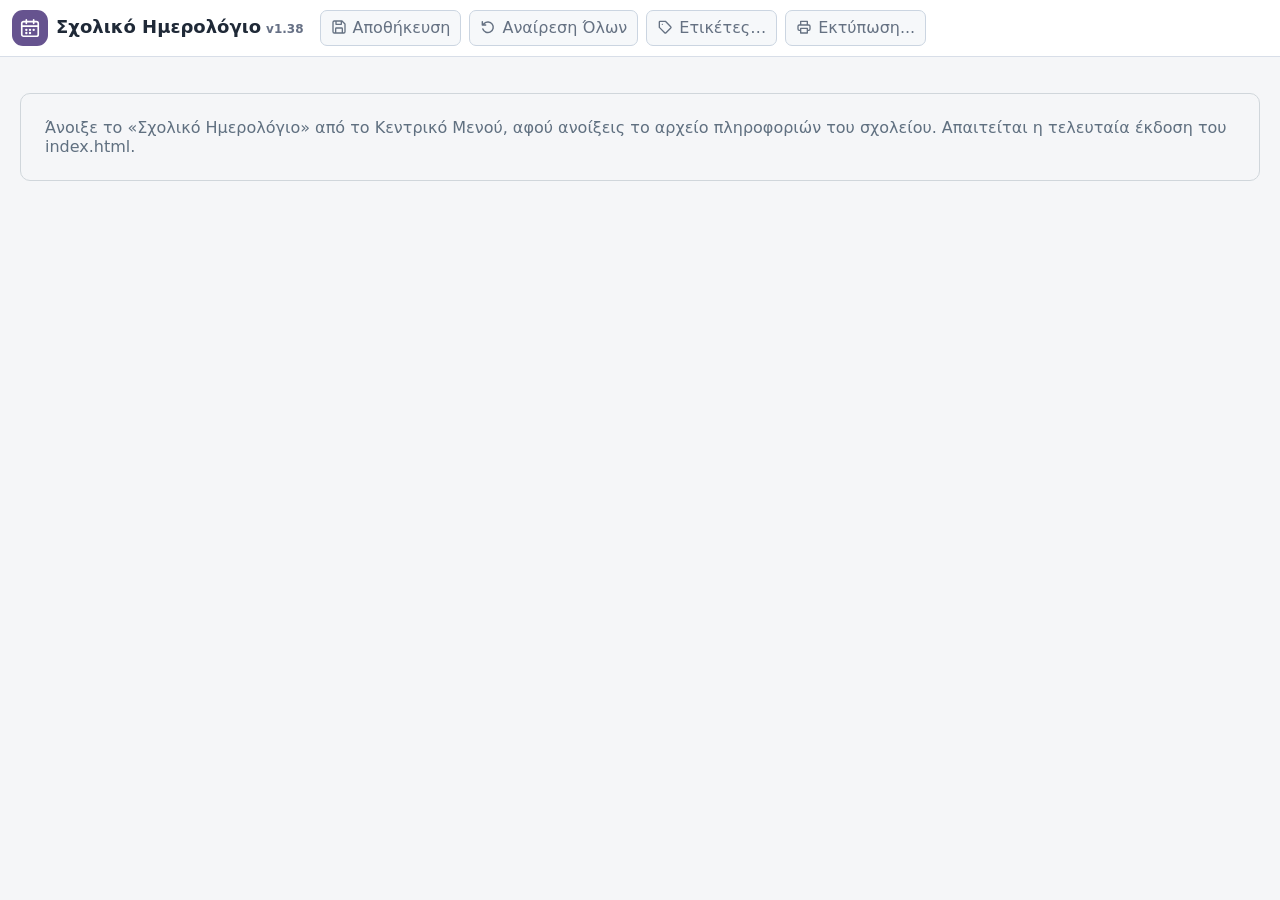
<file: school_calendar.html>
<!doctype html>
<html lang="el" class="subapp-page">
<head>
<meta charset="utf-8">
<meta name="viewport" content="width=device-width, initial-scale=1">
<meta name="color-scheme" content="light">
<title>Σχολικό Ημερολόγιο v1.38</title>
<link rel="stylesheet" href="_ui.css">
<link rel="stylesheet" href="_subapp.css">
<style>
/* Σχολικό Ημερολόγιο: geometry of the calendars, the meeting dialogs and the print pages.
   Shared appearance (buttons, fields, dialogs, header): _ui.css / _subapp.css. */
/* --cal-* : colours whose meaning exists only in this application. */
:root{
  --scale:1;
  --cal-line:#c7cdd2;--cal-weekday-bg:#f0f2f4;--cal-other-month:#f4f5f5;--cal-invalid:#f4f6f8;
  --cal-personal:#e5f3e3;--cal-personal-ink:#2f6a2a;--cal-personal-line:#b9dbb4;--cal-personal-dot:#5fa557;
  --cal-school:#fff3bd;--cal-school-ink:#7a5a00;--cal-school-line:#ecd77a;--cal-school-dot:#e3b318;--cal-book-panel:#fffef8;
  --cal-behavior:#ece9fb;--cal-behavior-ink:#4a3fa8;--cal-behavior-line:#c9c2f0;--cal-behavior-dot:#6b5fd6;
  --cal-hover:#91b6e7;--cal-selected:#4a86d1;
  --cal-ssd:#c62828;--cal-ssd-bg:#fde8e8;--cal-ssd-line:#f3b9b9;--cal-ped:#111111;--cal-ped-bg:#ececec;--cal-ped-line:#c8c8c8;
  --cal-director:#c32222;
  --cal-list-bg:#fafbfc;--cal-list-border:#d8dde1;--cal-panel-border:#cbd2d8;--cal-drop:#3479c5;--cal-drop-bg:#eef5ff;
  --cal-group-line:#aeb6bd;--cal-status-ok:#27733e;
  --cal-print-line:#70777d;--cal-print-panel:#f1f2f3;--cal-print-school:#fff1a8
}

/* ---- Workspace ---- */
.cal-app{display:flex;flex-direction:column;flex:1;min-height:0;overflow:auto}
/* «Φίλτρα» and the view buttons sit 12px under the header, as far as the zoom is from the bottom of the window
   (.zoom bottom:12px). The app moves up into the padding of .page-main (20px, 16px on narrow windows) and keeps
   4px of its own, so that the focus outline of the buttons is not cut by its scrolling. */
.cal-app{margin-block-start:-12px;padding-block-start:4px}
@media(max-width:650px){.cal-app{margin-block-start:-8px}}
.cal-app[hidden]{display:none}
.cal-toolbar{display:flex;align-items:flex-start;justify-content:space-between;gap:8px;flex:none}
.cal-viewbar{display:flex;gap:6px;flex:none}
.cal-filterbar{display:flex;align-items:flex-start;gap:6px;min-width:0}
.cal-filterbar>button{flex:none;border-radius:999px}
.cal-filter-chips{display:grid;gap:5px;min-width:0;padding-block:4px}
.cal-filter-chips:not(:has(.school-tag)){display:none}
.cal-filterbar .school-tag-label>.ui-icon-text{display:block;overflow:hidden;text-overflow:ellipsis}
.ui-menu:has(>.cal-filter-panel),.cal-filter-submenu.ui-menu{width:max-content;min-width:0}
.cal-filter-options{padding:6px}
.cal-filter-options.ui-menu{padding-block:9px}
.cal-filter-category>button[aria-expanded="true"]{background:var(--school-ui-primary-bg);color:var(--school-ui-primary-text)}
@media(min-width:720px) and (min-height:400px){
  .ui-menu:has(>.cal-filter-panel){overflow:visible}
  .cal-filter-category{position:relative}
  .cal-filter-submenu.ui-menu{
    position:absolute;top:0;left:calc(100% + 10px);max-height:min(50dvh,calc(100dvh - 240px))
  }
}
.cal-filter-options .school-tag,.cal-filter-options .ui-icon-text{white-space:normal}
.cal-filter-panel .school-tag,.cal-filterbar .school-tag{--ui-icon-text-size:var(--school-ui-icon-size-small)}
.cal-filter-type{--school-tag-bg:var(--ind-bg);--school-tag-ink:var(--ind-ink);--school-tag-border:var(--ind-line)}
.cal-view-toggle{width:var(--school-ui-control-height);padding-left:0;padding-right:0;display:inline-flex;align-items:center;justify-content:center}
.cal-view-toggle svg{display:block;width:var(--school-ui-icon-size);height:var(--school-ui-icon-size)}
.monthbar{display:flex;align-items:center;justify-content:center;gap:12px;padding:4px 12px 11px;flex:none}
.monthbar[hidden],.yearbar[hidden],.calendar-wrap[hidden]{display:none}
.month-heading{display:flex;flex-direction:column;align-items:center;gap:1px}
.month-heading h2{font-size:22px;margin:0;font-weight:650}
.month-school-year{font-size:12px;font-weight:600;color:var(--school-ui-muted)}
.yearbar{display:flex;justify-content:center;align-items:center;padding:4px 12px 12px;flex:none}
.yearbar h2{font-size:22px;font-weight:700;margin:0}
.calendar-wrap{padding:0 0 64px;width:100%;overflow-x:auto;flex:none}

/* Month */
.calendar{display:grid;width:calc(88% * var(--scale));grid-template-columns:repeat(7,minmax(0,1fr));margin:0 auto;grid-template-rows:calc(34px * var(--scale));grid-auto-rows:minmax(calc(106px * var(--scale)),auto);border-top:1px solid var(--cal-line);border-left:1px solid var(--cal-line);background:var(--school-ui-surface)}
.weekday{height:calc(34px * var(--scale));font-size:calc(15px * var(--scale));display:flex;align-items:center;justify-content:center;background:var(--cal-weekday-bg);border-right:1px solid var(--cal-line);border-bottom:1px solid var(--cal-line);font-weight:700}
.day{position:relative;border-right:1px solid var(--cal-line);border-bottom:1px solid var(--cal-line);padding:calc(7px * var(--scale));cursor:default;overflow:hidden}
.day.other-month{opacity:.47;background-color:var(--cal-other-month)}
.day-number{font-weight:700;font-size:calc(15px * var(--scale));position:absolute;left:calc(8px * var(--scale));top:calc(7px * var(--scale))}
:is(.day,.year-day):hover{box-shadow:inset 0 0 0 2px var(--cal-hover)}
:is(.day,.year-day):focus{outline:2px solid var(--cal-selected);outline-offset:-2px}
:is(.day,.year-day).selected-day{box-shadow:inset 0 0 0 2px var(--cal-selected)}

/* Indicators of the sections of a day (DAY_SECTIONS), each at the fixed place of its section in a grid at the bottom
   of the cell (the first row of the sections is the bottom row): in the month, chips with icon and count; in the
   school year, and in a month cell where the chips do not fit (.cal-compact), dots. Each one opens its section.
   A section's colours come from its .cal-ind-<tone> rule. */
.cal-ind-personal{--ind-bg:var(--cal-personal);--ind-ink:var(--cal-personal-ink);--ind-line:var(--cal-personal-line);--ind-dot:var(--cal-personal-dot)}
.cal-ind-school{--ind-bg:var(--cal-school);--ind-ink:var(--cal-school-ink);--ind-line:var(--cal-school-line);--ind-dot:var(--cal-school-dot)}
.cal-ind-behavior{--ind-bg:var(--cal-behavior);--ind-ink:var(--cal-behavior-ink);--ind-line:var(--cal-behavior-line);--ind-dot:var(--cal-behavior-dot)}
.cal-ind-ssd{--ind-bg:var(--cal-ssd-bg);--ind-ink:var(--cal-ssd);--ind-line:var(--cal-ssd-line);--ind-dot:var(--cal-ssd)}
.cal-ind-ped{--ind-bg:var(--cal-ped-bg);--ind-ink:var(--cal-ped);--ind-line:var(--cal-ped-line);--ind-dot:var(--cal-ped)}
.cal-indicators{position:absolute;left:calc(6px * var(--scale));right:calc(6px * var(--scale));bottom:calc(6px * var(--scale));display:grid;grid-template-columns:repeat(3,minmax(0,1fr));grid-template-rows:repeat(var(--ind-rows),var(--ind-height));gap:calc(3px * var(--scale));--ind-height:calc(20px * var(--scale))}
.cal-ind{grid-column:var(--ind-col);grid-row:var(--ind-row);display:inline-flex;align-items:center;justify-content:center;overflow:hidden;gap:calc(3px * var(--scale));width:100%;height:100%;min-width:0;margin:0;padding:0 calc(5px * var(--scale));border:1px solid var(--ind-line);border-radius:4px;background:var(--ind-bg);color:var(--ind-ink);font:inherit;font-size:calc(12px * var(--scale));font-weight:700;line-height:1;cursor:pointer}
.cal-ind:hover{border-color:var(--ind-ink)}
.cal-ind:focus-visible{outline:2px solid var(--cal-selected);outline-offset:1px}
.cal-ind svg{display:block;flex:none;width:calc(var(--school-ui-icon-size-list) * var(--scale));height:calc(var(--school-ui-icon-size-list) * var(--scale))}
:is(.year-day,.day.cal-compact) .cal-indicators{gap:0}
.year-day .cal-indicators{left:1px;right:1px;bottom:1px;--ind-height:11px}
.day.cal-compact .cal-indicators{--ind-height:calc(14px * var(--scale))}
:is(.year-day,.day.cal-compact) .cal-ind{overflow:visible;padding:0;border:0;border-radius:0;background:none}
:is(.year-day,.day.cal-compact) .cal-ind :is(svg,.cal-ind-count){display:none}
:is(.year-day,.day.cal-compact) .cal-ind::before{content:"";width:min(8px,80%);aspect-ratio:1;border-radius:50%;background:var(--ind-dot)}
:is(.year-day,.day.cal-compact) .cal-ind:hover::before{box-shadow:0 0 0 2px var(--ind-line)}
/* Filters: a meeting where the selected teachers are only absent has a hollow indicator (dot with an empty centre,
   chip with a dashed frame and no fill). */
.cal-ind.is-absent{border-style:dashed;border-color:var(--ind-ink);background:transparent}
:is(.year-day,.day.cal-compact) .cal-ind.is-absent::before{box-sizing:border-box;border:1.5px solid var(--ind-dot);background:transparent}

/* School year */
.year-selected-date{width:calc(88% * var(--scale));margin:8px auto 0;text-align:right;color:var(--school-ui-muted);font-size:14px;font-weight:600}
.year-grid{display:grid;width:calc(88% * var(--scale));margin:0 auto;grid-template-columns:minmax(110px,1.1fr) repeat(31,minmax(0,1fr));border-top:1px solid var(--cal-line);border-left:1px solid var(--cal-line);background:var(--school-ui-surface)}
.year-corner,.year-day-header{height:calc(34px * var(--scale));display:flex;align-items:center;justify-content:center;background:var(--cal-weekday-bg);border-right:1px solid var(--cal-line);border-bottom:1px solid var(--cal-line);font-size:calc(13px * var(--scale));font-weight:700}
.year-month-label{display:flex;align-items:center;padding-left:8px;font-size:calc(13px * var(--scale));font-weight:700;background:var(--cal-weekday-bg);border-right:1px solid var(--cal-line);border-bottom:1px solid var(--cal-line);white-space:nowrap}
.year-day{position:relative;overflow:hidden;width:100%;height:100%;border-right:1px solid var(--cal-line);border-bottom:1px solid var(--cal-line);cursor:default}
.year-day.invalid{background:var(--cal-invalid)}
.year-day.invalid:hover{box-shadow:none}

/* Zoom: the shared .ui-zoom of _ui.css; here only its place. */
.zoom{position:fixed;right:18px;bottom:12px;z-index:20}

@media(max-width:720px){
  .calendar{grid-template-rows:calc(30px * var(--scale));grid-auto-rows:minmax(calc(74px * var(--scale)),auto)}
  .weekday{height:calc(30px * var(--scale));font-size:calc(12px * var(--scale))}
  .day{padding:calc(4px * var(--scale))}
  .day-number{font-size:calc(13px * var(--scale));left:calc(5px * var(--scale));top:calc(5px * var(--scale))}
  .month-heading h2,.yearbar h2{font-size:19px}
  .year-month-label{padding-left:4px;font-size:11px}
  .year-day-header{font-size:10px}
}

/* ---- Dialogs (all on schoolChoiceDialog) ---- */
.school-confirm.cal-day-actions{width:min(620px,calc(100vw - 32px))}
.cal-day-actions .school-choice-options button.cal-has-data{background:var(--school-ui-primary-bg);border-color:var(--school-ui-primary-border);color:var(--school-ui-primary-text)}
/* Each choice's icon has the colour of its section (--ind-ink of .cal-ind-<tone>, as on the chips of the days);
   the text keeps the colour of the button. */
.cal-day-actions .school-choice-options button .ui-icon-text>svg{color:var(--ind-ink,currentColor)}
.school-confirm-actions .cal-delete:not(:disabled){color:#a12626}

/* Notes editor (Προσωπικές Σημειώσεις, and the Ποινές / Επιβραβεύσεις with the same layout) */
.school-confirm.cal-editor{width:min(1187.5px,calc(100vw - 32px))}
.school-confirm:is(.cal-personal-editor,.cal-behavior-editor){height:75dvh;min-height:min(60dvh,calc(100dvh - 16px));max-height:min(85dvh,calc(100dvh - 16px));display:flex;flex-direction:column;overflow:hidden}
:is(.cal-personal-editor,.cal-behavior-editor)>.cal-notes-heading{display:flex;align-items:center;justify-content:space-between;gap:12px;flex:none;margin-top:15px;margin-bottom:6px}
.cal-notes-heading>.editor-label{margin-bottom:0}
.cal-notes-heading>.ui-toggle{flex:none}
:is(.cal-personal-editor,.cal-behavior-editor)>.cal-notes-list{flex:1;min-height:0;overflow-y:auto;padding:3px 5px 8px 2px}
:is(.cal-personal-editor,.cal-behavior-editor)>.school-confirm-actions{flex:none;margin-top:12px}
:is(.cal-personal-editor,.cal-behavior-editor)>.school-choice-error{flex:none}
/* Each personal note is a schoolTaggedText box (_ui.js, styles in _ui.css); here only the list, the drag & drop and
   the colours of each section. */
.cal-note{margin:0 0 10px}
/* Drag & drop of the lists (listReorder): the placeholder, and the dragged item out of the layout. */
.cal-list-placeholder{box-sizing:border-box;margin:0 0 10px;border:2px dashed #8eadd1;background:var(--cal-drop-bg);border-radius:9px;pointer-events:none}
.cal-notes-list>.is-drag-source{position:fixed;left:-10000px;top:-10000px;visibility:hidden;pointer-events:none;margin:0}
.cal-note-grip{user-select:none;-webkit-user-select:none}
.cal-note-grip{align-self:center;flex:none;cursor:grab!important;border:0!important;background:transparent!important;color:#8997a3!important;padding:8px 4px!important;font-size:22px;line-height:1;touch-action:none}
.cal-note-grip>svg{display:block;width:var(--school-ui-icon-size-18);height:var(--school-ui-icon-size-18)}
.cal-note-grip:active{cursor:grabbing!important}
.cal-note-grip:disabled{cursor:default!important;opacity:.35}
.cal-note-empty{color:#697984;text-align:center;padding:30px 10px}

/* Ποινές / Επιβραβεύσεις: the same dialog and list as the Προσωπικές Σημειώσεις (above). Each event is a schoolTaggedText
   with an aside (_ui.js, layout in _ui.css); here only the scores of the aside. */
.cal-event-scores{display:flex;flex-direction:column;gap:8px}
.cal-event-group{display:flex;flex-direction:column;gap:6px}
.cal-event-group-heading{display:flex;align-items:center;justify-content:space-between;gap:8px;font-size:13px;font-weight:700;color:#4b5966}
/* The first heading leaves room for the edit / delete buttons of schoolTaggedText at the top right of the column. */
.cal-event-scores>.cal-event-group:first-child>.cal-event-group-heading{padding-right:var(--school-tagged-text-tools-width,0px)}
.cal-event-add-participant.ui-compact-button{min-width:0;height:30px;padding:0 8px;font-size:12px;--ui-icon-text-size:var(--school-ui-icon-size-small)}
.cal-event-empty{font-size:12px;color:var(--school-ui-muted)}
.cal-event-score{display:flex;align-items:center;justify-content:space-between;gap:8px;min-width:0;font-size:13px}
.cal-event-score-name{flex:1 1 auto;min-width:0;line-height:1.3}
/* The student and τμήμα icons of the shared tag chips (SVG masks of _ui.css). */
.cal-event-score-name:is(.school-tag-student,.school-tag-class)::before{content:"";display:inline-block;width:15px;height:15px;margin-right:5px;vertical-align:-2px;background-color:currentColor;-webkit-mask:var(--school-tag-icon) center / contain no-repeat;mask:var(--school-tag-icon) center / contain no-repeat}
.cal-event-points{white-space:nowrap;font-weight:750;font-variant-numeric:tabular-nums;min-width:34px;text-align:center;padding:4px 6px;border:1px solid #cbd4dd;border-radius:6px;background:#e9eef3;color:#52606d}
.cal-event-points.is-positive{background:#e5f4eb;border-color:#b7dec5;color:#216c42}
.cal-event-points.is-negative{background:#fae9e7;border-color:#e5c2bd;color:#ad3d33}
.cal-event-points.is-pending{font-size:11px;font-weight:600}
.cal-event-score-edit{display:flex;align-items:center;gap:2px;flex:none}
.cal-event-score-edit button.ui-icon-button{width:32px;height:32px}
.cal-event-score-edit input[type=text]{flex:0 0 40px;width:40px;min-width:40px;max-width:40px;height:32px;min-height:32px;padding:3px;text-align:center;font-variant-numeric:tabular-nums}
.cal-behavior-editor .cal-event-score-edit input[type=text]:focus-visible{outline-offset:-2px}
.cal-event-score-edit input[type=text].is-negative{background:#fae9e7;border-color:#e5c2bd;color:#ad3d33}
.cal-event-score-edit input[type=text].is-zero{background:#fff4c7;border-color:#e5d18a;color:#846300}
.cal-event-score-edit input[type=text].is-positive{background:#e5f4eb;border-color:#b7dec5;color:#216c42}
.cal-event-score-edit input[aria-invalid=true]{border-color:var(--school-ui-error)}
.cal-event-point-error{font-size:12px;margin:3px 0 0}
.cal-event-point-error:empty{display:none}
.cal-event-count-warning{font-size:12px}
@media(max-width:760px){
  .cal-event-score{flex-wrap:wrap}
  .cal-event-score-edit{margin-left:auto}
}
/* Βιβλίο Σχολικής Ζωής and ΣΣΔ: the box and the field of the editor have the very light yellow of the Βιβλίο;
   Προσωπικές Σημειώσεις and Παιδαγωγική Συνάντηση keep the shared almost white box. */
.cal-yellow{--school-tagged-text-bg:var(--cal-book-panel);--school-tagged-text-editor-bg:var(--cal-book-panel)}
/* Fixed single-entry panel for the Βιβλίο Σχολικής Ζωής. */
.cal-book-editor>.cal-notes-heading{display:flex;align-items:center;justify-content:space-between;gap:12px;margin-top:15px;margin-bottom:6px}
.cal-editor .cal-notes-heading>.editor-label{margin-bottom:0}
/* The same height in view and in editing, so that the dialog does not jump (editor with toolbar and tag bar, also
   when the toolbar wraps on a narrow screen). */
.cal-book-editor>.cal-notes-list{min-height:260px}
@media(max-width:560px){.cal-book-editor>.cal-notes-list{min-height:295px}}
:is(.cal-personal-editor,.cal-behavior-editor) .school-confirm-actions{justify-content:flex-end}
@media(max-width:560px){.cal-note-grip{padding:5px 2px!important}.school-confirm:is(.cal-personal-editor,.cal-behavior-editor){height:75dvh}}
.cal-editor > h2{text-align:center;font-size:23px;font-weight:700;color:#34424c;margin-bottom:4px}
.cal-editor .editor-section{margin-top:15px}
.cal-editor .editor-label{display:block;font-weight:700;margin-bottom:6px}
.cal-editor label.checkrow{display:flex;gap:9px;align-items:center;margin:17px 0 0;font-weight:700}
.cal-editor .checkrow input{width:17px;height:17px;margin:0}

/* Meetings (ΣΣΔ, Παιδαγωγική Συνάντηση) */
.school-confirm.ssd-dialog{width:min(1500px,calc(100vw - 16px));height:min(1024px,calc(100dvh - 16px));max-height:calc(100dvh - 16px);display:flex;flex-direction:column;overflow:hidden;padding:18px 20px}
.ssd-dialog>.school-confirm-actions{flex:none;margin-top:12px}
/* fit-content, not auto: a modal dialog with height:auto stretches to the full height of the screen. */
.school-confirm.ssd-dialog:not(.ssd-composition-open){height:fit-content}
.ssd-schedule{display:grid;grid-template-columns:minmax(0,1fr) auto minmax(0,1fr);align-items:center;gap:8px}
.ssd-schedule [data-role="compositionToggle"]{grid-column:1;justify-self:start}
.ssd-composition-summary{grid-column:2;text-align:center;font-weight:700}
.ssd-schedule [data-role="checkProgram"]{grid-column:3;justify-self:end}
@media(max-width:760px){
  .ssd-schedule{grid-template-columns:minmax(0,1fr) minmax(0,1fr)}
  .ssd-composition-summary{grid-column:1/-1;grid-row:2}
  .ssd-schedule [data-role="checkProgram"]{grid-column:2;grid-row:1}
}
.ssd-schedule [hidden],.ssd-attendance[hidden]{display:none}
.ssd-body{display:flex;flex:1;flex-direction:column;gap:6px;min-height:0;overflow:hidden}
.ssd-meta{display:grid;grid-template-columns:minmax(200px,.8fr) minmax(260px,1fr);align-items:start;gap:7px 18px;padding:11px 13px;border:1px solid #d6dce0;border-radius:7px;background:#f7f9fa}
.ssd-left-meta{display:flex;flex-direction:column;align-items:flex-start;gap:10px}
.ssd-director{display:flex;align-items:baseline;gap:6px;flex-wrap:wrap}
.ssd-date-time{justify-self:end;width:min(100%,500px);display:grid;grid-template-columns:max-content minmax(0,1fr);align-items:center;gap:7px 12px}
.ssd-date-time label{margin:0;font-weight:700}
.ssd-dialog .ssd-date-time input[type=text]{width:105px;max-width:100%;font-variant-numeric:tabular-nums}
.ssd-subject-label{display:block;margin:0 0 5px;font-weight:650}
/* Κείμενο Συνεδρίασης / Συνάντησης: 4 lines, resizable from the bottom right corner (schoolTaggedText, resizable). */
.ssd-subject .school-tagged-text-body{max-height:60dvh}
.ssd-attendance{display:grid;grid-template-columns:repeat(3,minmax(0,1fr));gap:12px;flex:1;min-height:210px}
.ssd-list-panel{display:flex;flex-direction:column;min-width:0;min-height:0;padding:10px;border:1px solid var(--cal-panel-border);border-radius:8px;background:var(--cal-list-bg)}
.ssd-list-panel h3{margin:0 0 8px;font-size:15px}
.ssd-teacher-list{display:flex;flex:1;flex-direction:column;gap:3px;min-height:0;overflow:auto;padding:4px;border:1px solid var(--cal-list-border);border-radius:6px;background:#fff}
.ssd-teacher-list:focus-visible{outline:2px solid var(--school-ui-focus);outline-offset:1px}
.ssd-teacher-list.dragover{border:2px dashed var(--cal-drop);background:var(--cal-drop-bg)}
.ssd-empty-instruction{margin:auto;padding:14px 10px;max-width:30em;color:var(--school-ui-muted);text-align:center;font-size:12px;line-height:1.45;pointer-events:none}
/* List rows: buttons with a size of their own. */
.school-confirm .ssd-teacher-item{width:100%;flex:none;text-align:left;border-color:transparent;background:transparent;overflow:hidden;text-overflow:ellipsis;white-space:nowrap;padding:2px 6px;line-height:1.2;font-size:15px;border-radius:5px}
.school-confirm .ssd-teacher-item:hover:not(:disabled){background:#f1f5f9;border-color:transparent}
.school-confirm .ssd-teacher-item.selected,.school-confirm .ssd-teacher-item.selected:hover{background:#dfeeff;border-color:#83addf}
.school-confirm .ssd-teacher-item:is(.director-teacher,.absence-alert){color:var(--cal-director);font-weight:700}
.ssd-error{color:var(--school-ui-error);font-size:13px}
.ssd-error:empty{display:none}
.ssd-act{display:flex;align-items:center;gap:7px}
.ssd-act-number{display:inline-block;min-width:2.2em;padding:2px 4px;border-radius:4px;font-size:18px;font-weight:700;font-variant-numeric:tabular-nums;cursor:pointer;user-select:none}
.ssd-act-number:hover{background:#e8edf2}
.ssd-act-number:focus{outline:2px solid #8eb4e7;outline-offset:1px}
.ssd-act-number sup{font-size:.72em;line-height:0;vertical-align:super}
.ssd-act-editing{display:inline-flex;align-items:center;gap:6px;vertical-align:middle;flex-wrap:wrap}
.ssd-dialog .ssd-act-editing input[type=text]{width:110px;font-weight:700;font-variant-numeric:tabular-nums}
.ssd-renumber-status{font-size:12px;color:var(--cal-status-ok)}
.ssd-absence-group-title{display:flex;align-items:center;gap:8px;flex:none;margin:7px -4px 3px;text-align:center;color:#65717a;font-size:12px;font-weight:700;white-space:nowrap}
.ssd-absence-group-title::before,.ssd-absence-group-title::after{content:"";flex:1;border-top:1px solid var(--cal-group-line)}
.ssd-absence-group-title:first-child{margin-top:3px}
.ssd-absent-row{display:grid;grid-template-columns:minmax(0,1fr) minmax(145px,.82fr);gap:5px;align-items:center}
.ssd-absent-row select{min-width:0;width:100%}
.ssd-list-controls{display:flex;gap:5px;flex-wrap:wrap;margin-top:8px}
.ssd-list-controls .ssd-reset-all{margin-left:auto}
@media(max-width:760px){
  .school-confirm.ssd-dialog{height:calc(100dvh - 16px)}
  .ssd-body{overflow:auto}
  .ssd-attendance{grid-template-columns:1fr;flex:none}
  .ssd-list-panel{height:240px}
  .ssd-meta{grid-template-columns:minmax(0,1fr)}
  .ssd-date-time{justify-self:start;width:100%}
}

/* Print options */
.school-confirm.cal-print-dialog{width:min(650px,calc(100vw - 32px))}
.cal-print-dialog fieldset{border:0;margin:14px 0 0;padding:0;min-width:0}
.cal-print-dialog legend{font-weight:700;padding:0;margin-bottom:6px}
.cal-print-dialog .choice-row{display:flex;gap:6px 16px;flex-wrap:wrap}
.cal-print-dialog .choice-row label{display:inline-flex;align-items:center;gap:6px;margin:0;font-weight:400}
.cal-print-dialog .choice-row input{margin:0;width:17px;height:17px;accent-color:var(--school-ui-focus)}
.cal-print-dialog .print-range{display:flex;gap:8px;align-items:center;flex-wrap:wrap}
.cal-print-dialog .print-range input[type=text],.cal-print-dialog input.cal-date{width:150px}
.cal-print-dialog .ui-helper{margin-top:5px}

/* ---- Print ---- */
#printRoot[hidden]{display:none}
.print-page{position:relative;width:174mm;height:264mm;box-sizing:border-box;background:#fff;break-after:page;page-break-after:always}
.print-page:last-child{break-after:auto;page-break-after:auto}
.print-page-body{height:252mm;display:flex;flex-direction:column;overflow:visible;box-sizing:border-box}
.print-page-footer{position:absolute;left:0;right:0;bottom:0;height:4mm;display:flex;align-items:center;justify-content:center;font-size:10pt;color:#000}
.print-item{margin:0 0 17px;break-inside:avoid;white-space:normal}
.school-panel{border:1.5px solid var(--cal-print-line);background:var(--cal-print-panel);padding:12px 14px;margin-top:14px;border-radius:5px}
.school-panel.print-first{margin-top:0}
.single-content-panel{padding:6px 14px 9px;margin-top:0}
.print-heading-row{display:grid;grid-template-columns:minmax(0,1fr) auto minmax(0,1fr);align-items:center;width:100%;min-height:1.35em;margin:0 0 5px}
.print-heading-row.single-content-heading{box-sizing:border-box;width:calc(100% + 28px);border-bottom:1.5px solid var(--cal-print-line);border-radius:0;padding:9px 14px 6px;margin:-6px -14px 7px}
.print-heading-label{grid-column:1;justify-self:start;text-align:left;font-weight:700}
.print-item .print-date{grid-column:2;justify-self:center;display:block;width:auto;text-align:center;font-size:13pt;font-weight:bold;margin:0;white-space:nowrap}
.print-label{display:block;box-sizing:border-box;font-weight:bold;margin:4px 0 5px}
.print-label.notes-after-school{text-align:left;margin:0 0 3px}
.notes-divider{box-sizing:border-box;width:calc(100% + 28px);border-top:1.5px solid var(--cal-print-line);margin:4px -14px 6px}
.notes-divider.before-notes{margin:8px -14px 6px}
.print-body{line-height:1.5}
.print-body p{margin:0 0 4px}
.print-body sup{line-height:0}
.combined-school-panel .single-content-heading{background-color:var(--cal-print-school)!important;-webkit-print-color-adjust:exact;print-color-adjust:exact}
.combined-school-panel .school-entry-body{box-sizing:border-box;width:calc(100% + 28px);margin:-7px -14px -8px;background-color:var(--cal-print-school)!important;padding:8px 24px;-webkit-print-color-adjust:exact;print-color-adjust:exact}
@media print{
  @page{size:A4;margin:16mm 18mm}
  html:where(.subapp-page) body{height:auto;display:block;overflow:visible;background:#fff}
  body.printing>*:not(#printRoot){display:none!important}
  body.printing #printRoot{display:block!important;position:static!important;width:auto!important;margin:0!important;padding:0!important;color:#000;background:#fff}
  #printRoot,#printRoot *{color:#000!important}
  #printRoot .print-page{width:100%;height:264mm}
  #printRoot .print-page-body{height:252mm}
  #printRoot .print-item{margin-bottom:14px;break-inside:avoid}
  #printRoot .print-date{font-size:13pt}
  #printRoot .print-body{font-size:11pt}
}
</style>
</head>
<body>
<header class="page-head">
  <div class="toolbar-brand"><h1><button class="brand-menu" type="button" title="Άνοιγμα κεντρικού μενού" aria-label="Σχολικό Ημερολόγιο — άνοιγμα κεντρικού μενού"><span class="app-mark" data-app-icon="calendar" aria-hidden="true"></span><span class="brand-text"><span>Σχολικό Ημερολόγιο</span><span class="small version">v1.38</span></span></button></h1></div>
  <button id="save" class="save-main" type="button" disabled>Αποθήκευση</button>
  <button id="undo" type="button" disabled>Αναίρεση Όλων</button>
  <button id="tags" type="button" disabled>Ετικέτες…</button>
  <button id="print" type="button" disabled>Εκτύπωση...</button>
  <div class="header-right"><span id="schoolYear" class="school-year-indicator" hidden><span>Σχολικό έτος:</span> <span id="schoolYearValue"></span></span></div>
</header>
<main id="root" class="page-main">
  <p id="connection" class="subapp-connection">Άνοιξε το «Σχολικό Ημερολόγιο» από το Κεντρικό Μενού, αφού ανοίξεις το αρχείο πληροφοριών του σχολείου. Απαιτείται η τελευταία έκδοση του index.html.</p>
  <div id="calendarApp" class="cal-app" hidden>
    <div class="cal-toolbar">
      <div class="cal-filterbar" role="group" aria-label="Φίλτρα ημερολογίου">
        <button id="filters" type="button" aria-haspopup="dialog" aria-expanded="false" data-school-icon-end="chevron-down">Φίλτρα</button>
        <div class="cal-filter-chips">
          <div id="typeFilterChips" class="school-tags"></div>
          <div id="fixedFilterChips" class="school-tags"></div>
          <div id="generalFilterChips" class="school-tags"></div>
        </div>
      </div>
      <div class="cal-viewbar" role="group" aria-label="Προβολή ημερολογίου">
        <button id="monthViewBtn" class="ui-toggle cal-view-toggle" data-school-icon="calendar-month" type="button" aria-label="Προβολή μήνα" aria-pressed="false" title="Προβολή μήνα"></button>
        <button id="yearViewBtn" class="ui-toggle cal-view-toggle" data-school-icon="calendar-year" type="button" aria-label="Προβολή σχολικού έτους" aria-pressed="true" title="Προβολή σχολικού έτους"></button>
      </div>
    </div>
    <div class="monthbar" id="monthBar" hidden>
      <button class="monthnav ui-icon-button" id="prevMonth" type="button" aria-label="Προηγούμενος μήνας" title="Προηγούμενος μήνας" data-school-icon="chevron-left"></button>
      <div class="month-heading"><h2 id="monthTitle">—</h2><div class="month-school-year" id="monthSchoolYear"></div></div>
      <button class="monthnav ui-icon-button" id="nextMonth" type="button" aria-label="Επόμενος μήνας" title="Επόμενος μήνας" data-school-icon="chevron-right"></button>
    </div>
    <div class="yearbar" id="yearBar"><h2 id="yearTitle">—</h2></div>
    <section class="calendar-wrap" id="monthWrap" aria-label="Ημερολόγιο μήνα" hidden><div class="calendar" id="calendar" role="grid"></div></section>
    <section class="calendar-wrap" id="yearWrap" aria-label="Ημερολόγιο σχολικού έτους">
      <div class="year-grid" id="yearGrid" role="grid"></div>
      <div class="year-selected-date" id="yearSelectedDate" aria-live="polite"></div>
    </section>
  </div>
</main>
<div class="zoom ui-zoom" id="zoomBar" hidden><button id="zoomOut" class="ui-icon-button" type="button" aria-label="Σμίκρυνση" title="Σμίκρυνση" data-school-icon="minus"></button><button id="zoomLabel" class="ui-zoom-level" type="button" title="Επαναφορά ζουμ στο 100%"><span>100%</span></button><button id="zoomIn" class="ui-icon-button" type="button" aria-label="Μεγέθυνση" title="Μεγέθυνση" data-school-icon="plus"></button></div>
<div id="printRoot" hidden></div>
<script src="_ui.js"></script>
<script src="_data.js"></script>
<script src="_data_timetable.js"></script>
<script src="_data_oloimero.js"></script>
<script src="_data_documents.js"></script>
<script>
(() => {
'use strict';
// Messages, requests and their time limits: schoolHost in _ui.js. Dates: SchoolDate in _data.js.
// Data of the school year: calendarByYear[year] = {entries, ssdMeetings, pedagogicMeetings}, read and written
// only through the Index (school-calendar:*). Staff from Προσωπικό (context.staff), programs from the
// Programs (school-timetables:context, read only). Ποινές / Επιβραβεύσεις: entries[day].behaviorEvents, with the
// students and τμήματα of the year (context.students, context.classes) and the limits in context.limits.
// Tags of the Προσωπικές Σημειώσεις, the Βιβλίο Σχολικής Ζωής, the Ποινές / Επιβραβεύσεις and the text of the
// meetings (subject:{html, tags}): each item has tags:[{type, id}…]; the registry of the year (tagsByYear[year]) comes in context.tags and its changes are sent,
// the whole registry, as tags in the same school-calendar:save (schoolTags of _ui.js, SchoolTags of _data.js).
const $ = id => document.getElementById(id), esc = schoolEscape, post = schoolHost.post;
const D = SchoolDate, T = SchoolTimetable, Selection = schoolListSelection, G = SchoolTags;
const APP = 'school_calendar.html', EVENT_WORDS = {one:'Συμβάν Ποινών / Επιβραβεύσεων', many:'Συμβάντα Ποινών / Επιβραβεύσεων'}, NOTE_WORDS = {one: 'Προσωπική Σημείωση', many: 'Προσωπικές Σημειώσεις'}, BOOK_WORDS = {one: 'Καταχώρηση Βιβλίου Σχολικής Ζωής', many: 'Καταχωρήσεις Βιβλίου Σχολικής Ζωής'};
const MEETING_WORDS = {ssdMeetings: {one: 'Συνεδρίαση ΣΣΔ', many: 'Συνεδριάσεις ΣΣΔ'}, pedagogicMeetings: {one: 'Παιδαγωγική Συνάντηση', many: 'Παιδαγωγικές Συναντήσεις'}};
const MONTHS = ['Ιανουάριος','Φεβρουάριος','Μάρτιος','Απρίλιος','Μάιος','Ιούνιος','Ιούλιος','Αύγουστος','Σεπτέμβριος','Οκτώβριος','Νοέμβριος','Δεκέμβριος'];
const MONTHS_GEN = ['Ιανουαρίου','Φεβρουαρίου','Μαρτίου','Απριλίου','Μαΐου','Ιουνίου','Ιουλίου','Αυγούστου','Σεπτεμβρίου','Οκτωβρίου','Νοεμβρίου','Δεκεμβρίου'];
const DAYS = ['Δευτέρα','Τρίτη','Τετάρτη','Πέμπτη','Παρασκευή','Σάββατο','Κυριακή'];
const SCHOOL_MONTHS = [8,9,10,11,0,1,2,3,4,5,6,7];
const DEFAULT_FONT_COLOR = '#ff7800';
const DEFAULT_TIMES = Object.freeze({start:'13:20', end:'14:00'});
const TIME = /^([01]\d|2[0-3]):[0-5]\d$/;
// Absence reasons, in the order of the groups of the «Απόντες» list.
const REASONS = [['leave','Σε άδεια'],['leavePending','Αναμονή άδειας'],['lesson','Σε μάθημα'],['otherSchool','Σε άλλο σχολείο'],['other','Για άλλους λόγους']];
const REASON_KEYS = new Set(REASONS.map(([key]) => key)), LEAVE_REASONS = new Set(['leave','leavePending']), AUTO_REASONS = new Set(['lesson','otherSchool']);
const MEETINGS = {
  ssd: {field:'ssdMeetings', title:'Συνεδρίαση Συλλόγου Διδασκόντων (ΣΣΔ)', subject:'Κείμενο Συνεδρίασης', empty:'Δεν υπάρχει κείμενο συνεδρίασης.', name:'η συνεδρίαση ΣΣΔ', label:'Συνεδρίασης Συλλόγου Διδασκόντων'},
  ped: {field:'pedagogicMeetings', title:'Παιδαγωγική Συνάντηση', subject:'Κείμενο Συνάντησης', empty:'Δεν υπάρχει κείμενο συνάντησης.', name:'η Παιδαγωγική Συνάντηση', label:'Παιδαγωγικής Συνάντησης'}
};

let context = null, timetables = null;
let cal = emptyCalendar(), savedJson = calendarJson(cal), dirty = false, busy = false;
// The registry of tags in the page and as saved (tags of the Προσωπικές Σημειώσεις).
let tagRegistry = emptyTags(), savedTagsJson = calendarJson(tagRegistry);
let startYear = 0, currentView = 'year', calendarClickTimer = null;
let displayed = new Date(), selectedDate = new Date();
const filterTypes = new Set();
let filterTags = [];
let zoom = 100, zoomLimits = {min:70, max:150, step:10};

// ---- Data ----
function emptyCalendar() { return {entries:{}, ssdMeetings:{}, pedagogicMeetings:{}}; }
function emptyTags() { return {general:[], colors:{}}; }
function normalizeTags(value) {
  const tags = isObject(value) ? clone(value) : {};
  return {...tags, general: Array.isArray(tags.general) ? tags.general.filter(item => isObject(item) && typeof item.id === 'string') : [], colors: isObject(tags.colors) ? tags.colors : {}};
}
// What the tags need for display: the registry, Τμήματα, Προσωπικό and Μαθητές of the year.
const tagData = (tags = tagRegistry) => ({tags, classes: context?.classes || [], staff: context?.staff || [], students: context?.students || []});
// The use of a general tag: the items of the page and the other applications (context.tagUsage, from the saved data)
// → [{one, many, count}] for schoolTags. open: the items of an open dialog, in place of the same items of the page
// ({day, notes} or {day, book} for a day; {field, key, value} for a meeting), so that their current tags count.
function tagUsageOf(id, open = {}) {
  const uses = item => (item?.tags || []).some(ref => ref.type === 'general' && ref.id === id);
  let notes = 0, books = 0, events = 0;
  const days = new Set(Object.keys(cal.entries));
  if (open.day) days.add(open.day);
  for (const key of days) {
    const entry = cal.entries[key] || {};
    const list = key === open.day && open.notes ? open.notes : entry.personalNotes || [];
    for (const note of list) if (uses(note)) notes++;
    if (uses(key === open.day && open.book ? open.book : entry.schoolLifeBook)) books++;
    const eventList = key === open.day && open.events ? open.events : entry.behaviorEvents || [];
    for (const item of eventList) if (uses(item)) events++;
  }
  const meetings = Object.keys(MEETING_WORDS).map(field => {
    const keys = new Set(Object.keys(cal[field] || {}));
    if (open.field === field) keys.add(open.key);
    let count = 0;
    for (const key of keys) if (uses(open.field === field && open.key === key ? open.value : cal[field][key]?.subject)) count++;
    return count ? [{...MEETING_WORDS[field], count}] : [];
  }).flat();
  const others = ((context?.tagUsage || {})[id] || []).filter(item => item.app !== APP);
  return [...(notes ? [{...NOTE_WORDS, count:notes}] : []), ...(books ? [{...BOOK_WORDS, count:books}] : []), ...(events ? [{...EVENT_WORDS, count:events}] : []), ...meetings, ...others];
}
// The general tags deleted in the «Διαχείριση ετικετών» of a dialog leave every item of the year (notes, Βιβλίο,
// meetings) when the dialog ends with «Ενημέρωση»; the registry of the dialog becomes the registry of the page.
function withoutGeneral(refs, removed) { return (refs || []).filter(ref => !(ref.type === 'general' && removed.has(ref.id))); }
function acceptRegistry(registry) {
  const kept = new Set((registry?.general || []).map(item => item.id));
  const removed = new Set((tagRegistry.general || []).map(item => item.id).filter(id => !kept.has(id)));
  tagRegistry = registry;
  if (!removed.size) return;
  for (const entry of Object.values(cal.entries)) {
    for (const note of entry.personalNotes || []) note.tags = withoutGeneral(note.tags, removed);
    if (entry.schoolLifeBook) entry.schoolLifeBook.tags = withoutGeneral(entry.schoolLifeBook.tags, removed);
    for (const item of entry.behaviorEvents || []) item.tags = withoutGeneral(item.tags, removed);
  }
  for (const field of Object.keys(MEETING_WORDS)) for (const meeting of Object.values(cal[field] || {})) if (meeting.subject) meeting.subject.tags = withoutGeneral(meeting.subject.tags, removed);
}
// A schoolTaggedText of a dialog: the registry of the dialog (registry.get / registry.set), the shared colour of the
// text and the limits of the tags.
function taggedText(options, registry, usage) {
  return schoolTaggedText.create({color: DEFAULT_FONT_COLOR, ...options, tags: {
    data: () => tagData(registry.get()), limits: context?.limits, usage,
    onRegistry: (next, removed) => registry.set(next, new Set(removed))
  }});
}
function clone(value) { return structuredClone(value); }
function isObject(value) { return !!value && typeof value === 'object' && !Array.isArray(value); }
// JSON with sorted keys: the same content gives the same text (to know whether there are changes).
function calendarJson(value) { return JSON.stringify(value, (key, item) => isObject(item) ? Object.fromEntries(Object.keys(item).sort().map(name => [name, item[name]])) : item); }
function dateKey(d) { return `${d.getFullYear()}-${String(d.getMonth()+1).padStart(2,'0')}-${String(d.getDate()).padStart(2,'0')}`; }
function fromKey(k) { const [y,m,d] = k.split('-').map(Number); return new Date(y, m-1, d, 12); }
const weekdayName = d => DAYS[(d.getDay()+6)%7];
const longDate = d => `${weekdayName(d)}, ${String(d.getDate()).padStart(2,'0')} ${MONTHS_GEN[d.getMonth()]} ${d.getFullYear()}`;
const schoolYearFor = d => d.getMonth() >= 8 ? d.getFullYear() : d.getFullYear() - 1;
const inYear = d => schoolYearFor(d) === startYear;
const monthDelta = (d, n) => new Date(d.getFullYear(), d.getMonth() + n, 1, 12);
const hasHtml = html => SchoolHtml.hasText(html);
const sanitizeHtml = html => SchoolHtml.sanitize(html);
function getEntry(k) { return cal.entries[k] || {personalNotes:[], schoolLifeBook:{html:'',tags:[]}, behaviorEvents:[]}; }
const hasPersonal = notes => Array.isArray(notes) && notes.some(note => hasHtml(note.html));
const hasBook = book => !!book && hasHtml(book.html);
const hasEvents = events => Array.isArray(events) && events.length > 0;
const hasDayContent = entry => hasPersonal(entry.personalNotes) || hasBook(entry.schoolLifeBook) || hasEvents(entry.behaviorEvents);
// Sections of a day, in the order of the day menu. Each one: key (its choice in the menu), label, aria (in the label
// of the day cell), tone (CSS rule .cal-ind-<tone> with its colours), icon (schoolIcon), slot [column, row] of its chip
// and dot (row 1 is the bottom row, filled first), items(key) (the entries of the section on that day, each with the
// tags that the calendar filters look at), number (the chip shows the count) and open(date) (its window). A new section
// is one more entry here and one .cal-ind-<tone> rule.
// For the filters an event also has its scored students and classes (scores), and a meeting the tags of its subject
// and its present staff (tags), and its absent staff (absent). Staff who are neither present nor absent do not count.
const eventFilterItem = event => ({tags: [...event.tags, ...event.scores.map(({type, id}) => ({type, id}))]});
const staffRefs = ids => ids.filter(Boolean).map(id => ({type:'staff', id}));
const meetingFilterItem = meeting => ({tags: [...meeting.subject.tags, ...staffRefs(meeting.present)], absent: staffRefs(meeting.absent)});
const DAY_SECTIONS = [
  {key:'personalNotes', label:'Προσωπικές Σημειώσεις', aria:'προσωπικές σημειώσεις', tone:'personal', icon:'note', slot:[1, 1], number:true,
    items: key => getEntry(key).personalNotes.filter(note => hasHtml(note.html)), open: date => editDay(date, 'personalNotes')},
  {key:'schoolLifeBook', label:'Βιβλίο Σχολικής Ζωής', aria:'βιβλίο σχολικής ζωής', tone:'school', icon:'book', slot:[2, 1], number:false,
    items: key => hasBook(getEntry(key).schoolLifeBook) ? [getEntry(key).schoolLifeBook] : [], open: date => editDay(date, 'schoolLifeBook')},
  {key:'behaviorEvents', label:'Ποινές / Επιβραβεύσεις', aria:'ποινές / επιβραβεύσεις', tone:'behavior', icon:'scale', slot:[3, 1], number:true,
    items: key => getEntry(key).behaviorEvents.map(eventFilterItem), open: date => editBehaviorEvents(date)},
  {key:'ped', label:'Παιδαγωγική Συνάντηση', aria:'παιδαγωγική συνάντηση', tone:'ped', icon:'meeting', slot:[1, 2], number:false,
    items: key => cal.pedagogicMeetings[key] ? [meetingFilterItem(cal.pedagogicMeetings[key])] : [], open: date => openMeeting('ped', date)},
  {key:'ssd', label:'Συνεδρίαση Συλλόγου Διδασκόντων', aria:'συνεδρίαση Συλλόγου Διδασκόντων', tone:'ssd', icon:'meeting', slot:[2, 2], number:false,
    items: key => cal.ssdMeetings[key] ? [meetingFilterItem(cal.ssdMeetings[key])] : [], open: date => openMeeting('ssd', date)}
];
// Rows of the dots: always all of them, so that every dot keeps its place.
const DAY_ROWS = Math.max(...DAY_SECTIONS.map(section => section.slot[1]));
// The sections that have content on a day, with their count.
// absent: every entry that matches has the selected staff only as absent (its indicator is hollow).
function daySections(key) {
  return DAY_SECTIONS.filter(section => !filterTypes.size || filterTypes.has(section.key))
    .map(section => {
      const items = section.items(key).filter(matchesEventTags);
      return {section, count: items.length, absent: items.length > 0 && items.every(onlyAbsent)};
    })
    .filter(item => item.count > 0);
}
const noteId = () => crypto.randomUUID();
// A cancelled confirmation inside a dialog: the dialog stays open and shows no error.
const cancelled = () => Object.assign(Error('Η ενέργεια ακυρώθηκε.'), {name:'AbortError'});
// The error line of a schoolChoiceDialog is cleared while typing, not only on change: otherwise the line
// disappears when the user leaves the field to press the button, the button moves up and the click is lost.
const clearErrorOnInput = dialog => dialog.addEventListener('input', () => { const error = dialog.querySelector('.school-choice-error'); if (error) error.textContent = ''; });

// A text with formatting and tags ({html, tags}): without visible text it is empty, also without tags.
function normalizeText(value) {
  const html = isObject(value) ? sanitizeHtml(value.html) : '';
  return hasHtml(html) ? {html, tags: G.clean(value.tags)} : {html: '', tags: []};
}
function normalizeMeetings(rows, ssd) {
  const out = {};
  const strings = list => Array.isArray(list) ? [...new Set(list.map(item => String(item ?? '')).filter(Boolean))] : [];
  const reasons = (map, allowed) => isObject(map) ? Object.fromEntries(Object.entries(map).filter(([id, reason]) => id && allowed.has(reason))) : {};
  for (const [key, value] of Object.entries(isObject(rows) ? rows : {})) {
    if (!D.valid(key) || !isObject(value)) continue;
    const meeting = {
      startTime: TIME.test(String(value.startTime || '')) ? value.startTime : DEFAULT_TIMES.start,
      endTime: TIME.test(String(value.endTime || '')) ? value.endTime : DEFAULT_TIMES.end,
      subject: normalizeText(value.subject), directorId: String(value.directorId ?? ''), directorName: String(value.directorName ?? ''),
      present: strings(value.present), absent: strings(value.absent),
      absenceReasons: reasons(value.absenceReasons, REASON_KEYS), scheduleAutoReasons: reasons(value.scheduleAutoReasons, AUTO_REASONS),
      leaveAutoIds: strings(value.leaveAutoIds)
    };
    if (ssd) meeting.actNumber = Math.max(1, Math.trunc(Number(value.actNumber) || 1));
    out[key] = meeting;
  }
  return out;
}
function normalizeCalendar(value) {
  const entries = {};
  for (const [key, entry] of Object.entries(isObject(value?.entries) ? value.entries : {})) {
    if (!D.valid(key) || !isObject(entry)) continue;
    const personalNotes = (Array.isArray(entry.personalNotes) ? entry.personalNotes : []).filter(note => isObject(note) && typeof note.id === 'string' && typeof note.html === 'string').map(note => ({id:note.id, html:sanitizeHtml(note.html), tags:G.clean(note.tags)})).filter(note => hasHtml(note.html));
    const book = isObject(entry.schoolLifeBook) ? entry.schoolLifeBook : {};
    const schoolLifeBook = {html:sanitizeHtml(book.html), tags:G.clean(book.tags)};
    const behaviorEvents = (Array.isArray(entry.behaviorEvents) ? entry.behaviorEvents : []).map(event => ({
      id:event.id, html:sanitizeHtml(event.html), tags:G.clean(event.tags),
      scores:(Array.isArray(event.scores) ? event.scores : []).map(score => ({type:score.type, id:score.id, points:score.points}))
    }));
    if (hasPersonal(personalNotes) || hasBook(schoolLifeBook) || hasEvents(behaviorEvents)) entries[key] = {personalNotes, schoolLifeBook, behaviorEvents};
  }
  return {entries, ssdMeetings: normalizeMeetings(value?.ssdMeetings, true), pedagogicMeetings: normalizeMeetings(value?.pedagogicMeetings, false)};
}

// ---- Host ----
function updateDirty() {
  const now = !!context && (calendarJson(cal) !== savedJson || calendarJson(tagRegistry) !== savedTagsJson);
  if (now !== dirty) { dirty = now; post({type:'school-calendar:dirty', dirty}); }
  buttons();
}
function buttons() {
  $('save').classList.toggle('dirty', dirty);
  $('save').setAttribute('aria-label', dirty ? 'Αποθήκευση — υπάρχουν μη αποθηκευμένες αλλαγές' : 'Αποθήκευση');
  $('save').disabled = $('undo').disabled = busy || !context || !dirty;
  $('print').disabled = $('tags').disabled = busy || !context;
}
function setBusy(value) { busy = value; $('root').classList.toggle('busy', value); buttons(); }
function latestDate() {
  const keys = [...Object.keys(cal.entries), ...Object.keys(cal.ssdMeetings), ...Object.keys(cal.pedagogicMeetings)].filter(key => D.inSchoolYear(key, context.school.year)).sort();
  return keys.length ? fromKey(keys[keys.length - 1]) : null;
}
function receiveContext(next) {
  const first = !context || context.school.year !== next.school.year;
  schoolMenu.close();
  if (first) {
    filterTypes.clear();
    filterTags = [];
  }
  context = next;
  startYear = Number(String(next.school.year).slice(0, 4));
  cal = normalizeCalendar(next.calendar);
  savedJson = calendarJson(cal);
  tagRegistry = normalizeTags(next.tags);
  savedTagsJson = calendarJson(tagRegistry);
  if (next.zoomLimits) zoomLimits = next.zoomLimits;
  applyZoom(next.zoom, false);
  if (first || !inYear(selectedDate)) {
    const today = fromKey(D.today());
    selectedDate = inYear(today) ? today : latestDate() || new Date(startYear, 8, 1, 12);
    displayed = new Date(selectedDate.getFullYear(), selectedDate.getMonth(), 1, 12);
  }
  $('schoolYearValue').textContent = next.school.year; $('schoolYear').hidden = !next.school.year;
  $('connection').hidden = true; $('calendarApp').hidden = false; $('zoomBar').hidden = false;
  render(); updateDirty();
}
schoolHost.on('school-calendar:context', message => { if (!dirty && !busy) receiveContext(message.context); });
schoolHost.on('school-timetables:context', message => { const c = message.context || {}; timetables = {periods: c.periods || [], programs: c.programs || [], ctx: {staff: c.staff || [], classes: c.classes || [], teachingHours: c.teachingHours || null}}; });

async function save() {
  if (busy || !context || !dirty) return;
  setBusy(true);
  try {
    // The registry of tags goes with the notes only when it changed, so that both are saved or neither.
    const request = {revision: context.revision, year: context.school.year, calendar: clone(cal)};
    if (calendarJson(tagRegistry) !== savedTagsJson) request.tags = clone(tagRegistry);
    const next = await schoolHost.request('school-calendar:save', request);
    context = next;
    cal = normalizeCalendar(next.calendar);
    savedJson = calendarJson(cal);
    tagRegistry = normalizeTags(next.tags);
    savedTagsJson = calendarJson(tagRegistry);
    render();
  } catch (error) {
    await schoolMessage(error.message, {title:'Η αποθήκευση δεν έγινε'});
  } finally { setBusy(false); updateDirty(); }
}
async function undoAll() {
  if (busy || !dirty) return;
  if (!await schoolConfirm('Να απορριφθούν όλες οι αλλαγές από την τελευταία αποθήκευση;', {title:'Αναίρεση Όλων', accept:'Αναίρεση Όλων'})) return;
  cal = JSON.parse(savedJson);
  tagRegistry = JSON.parse(savedTagsJson);
  render(); updateDirty();
}
// «Ετικέτες…» of the header: the «Διαχείριση ετικετών» without opening a day. The new registry reaches the page as
// with «Ενημέρωση» of a dialog (acceptRegistry: deleted general tags leave every item of the year) and is saved
// with «Αποθήκευση».
async function manageTags() {
  if (busy || !context) return;
  const next = await schoolTags.manage({tags: clone(tagRegistry), usage: id => tagUsageOf(id), limits: context.limits});
  // The dialog lists the general tags alphabetically: an unchanged registry does not count as a change.
  const same = tags => calendarJson({...tags, general: [...(tags.general || [])].sort((x, y) => String(x.id).localeCompare(String(y.id)))});
  if (!next || same(next) === same(tagRegistry)) return;
  acceptRegistry(next);
  render(); updateDirty();
}

// ---- Zoom (calendarSettings.zoom: kept by the Index for every school year, not a change of data) ----
function applyZoom(value, report = true) {
  const next = Math.max(zoomLimits.min, Math.min(zoomLimits.max, Math.round(Number(value) || 100)));
  const changed = next !== zoom;
  zoom = next;
  document.documentElement.style.setProperty('--scale', zoom / 100);
  $('zoomLabel').firstElementChild.textContent = zoom + '%';
  $('zoomOut').disabled = zoom <= zoomLimits.min; $('zoomIn').disabled = zoom >= zoomLimits.max;
  if (report && changed) { post({type:'school-calendar:zoom', zoom}); if (context) { if (currentView === 'year') renderYear(); else fitMonthIndicators(); } }
}

// ---- Calendar filters (view state only) ----
const hasRef = (list, ref) => (list || []).some(tag => G.same(ref, tag));
// Every selected tag is on the entry, as a tag, a participant or (in meetings) an absent teacher.
function matchesEventTags(item) {
  return filterTags.every(ref => hasRef(item.tags, ref) || hasRef(item.absent, ref));
}
// A meeting where none of the selected teachers is present (or a tag of its subject), only absent: a present one wins.
function onlyAbsent(item) {
  const staff = filterTags.filter(ref => ref.type === 'staff');
  return staff.some(ref => hasRef(item.absent, ref)) && !staff.some(ref => hasRef(item.tags, ref));
}

function typeChip(section) {
  const chip = document.createElement('span');
  chip.className = 'school-tag cal-filter-type cal-ind-' + section.tone;
  chip.innerHTML = schoolIconText(section.icon, section.label);
  return chip;
}

function renderFilterChips() {
  const data = tagData();
  filterTags = filterTags.filter(ref => !G.resolve(ref, data).missing);
  const types = DAY_SECTIONS.filter(section => filterTypes.has(section.key)).map(section => {
    const chip = typeChip(section);
    schoolTags.makeRemovable(chip, 'Αφαίρεση τύπου: ' + section.label, () => {
      filterTypes.delete(section.key);
      render();
      $('filters').focus();
    });
    return chip;
  });
  const onRemove = ref => {
    filterTags = filterTags.filter(tag => !G.same(tag, ref));
    render();
    $('filters').focus();
  };
  const fixed = schoolTags.chips(filterTags.filter(ref => ref.type !== 'general'), data, {onRemove});
  const general = schoolTags.chips(filterTags.filter(ref => ref.type === 'general'), data, {onRemove});
  $('typeFilterChips').replaceChildren(...types);
  $('fixedFilterChips').replaceChildren(...fixed.children);
  $('generalFilterChips').replaceChildren(...general.children);
}

function openFilters() {
  const button = $('filters');
  if (button.getAttribute('aria-expanded') === 'true') {
    schoolMenu.close();
    button.focus();
    return;
  }
  const panel = document.createElement('div'); panel.className = 'cal-filter-panel';
  const types = document.createElement('div'); types.className = 'cal-filter-options';
  const checkboxes = DAY_SECTIONS.map(section => {
    const label = document.createElement('label'); label.className = 'school-tag-option';
    const box = document.createElement('input'); box.type = 'checkbox'; box.checked = filterTypes.has(section.key);
    box.addEventListener('change', () => {
      if (box.checked) filterTypes.add(section.key);
      else filterTypes.delete(section.key);
      render();
    });
    label.append(box, typeChip(section));
    types.append(label);
    return box;
  });
  const tagPicker = types => schoolTags.inlinePicker({
    types, refs: filterTags.filter(ref => types.includes(ref.type)), data: tagData(),
    onChange: refs => {
      filterTags = [...filterTags.filter(ref => !types.includes(ref.type)), ...refs];
      render();
    }
  });
  const sideLayout = matchMedia('(min-width:720px) and (min-height:400px)');
  const fixed = tagPicker(['staff', 'class', 'student']), general = tagPicker(['general']);
  const submenus = [
    ['Τύποι γεγονότων', types],
    ['Σταθερές ετικέτες', fixed.element],
    ['Γενικές ετικέτες', general.element]
  ].map(([label, content], index) => {
    const toggle = document.createElement('button'); toggle.type = 'button'; toggle.className = 'ui-menu-item';
    toggle.innerHTML = schoolIconText('chevron-right', label, {end:true});
    const category = document.createElement('div'); category.className = 'cal-filter-category';
    content.classList.add('cal-filter-submenu');
    content.classList.toggle('ui-menu', sideLayout.matches);
    content.id = 'cal-filter-options-' + index;
    content.hidden = true;
    toggle.setAttribute('aria-expanded', 'false');
    toggle.setAttribute('aria-controls', content.id);
    category.append(toggle, content);
    panel.append(category);
    return {toggle, content};
  });
  for (const {toggle, content} of submenus) {
    toggle.addEventListener('click', () => {
      const open = content.hidden;
      for (const submenu of submenus) {
        const visible = open && submenu.content === content;
        submenu.content.hidden = !visible;
        submenu.toggle.setAttribute('aria-expanded', String(visible));
      }
      if (open) content.querySelector('input[type="search"]')?.focus();
    });
  }
  const divider = document.createElement('div'); divider.className = 'ui-menu-separator'; divider.setAttribute('role', 'separator');
  const clear = document.createElement('button'); clear.type = 'button'; clear.className = 'ui-menu-item'; clear.textContent = 'Καθαρισμός φίλτρων';
  clear.addEventListener('click', () => {
    filterTypes.clear(); filterTags = [];
    for (const box of checkboxes) box.checked = false;
    fixed.setRefs([]); general.setRefs([]);
    render();
  });
  panel.append(divider, clear);
  const updateSubmenuLayout = () => {
    for (const {content} of submenus) content.classList.toggle('ui-menu', sideLayout.matches);
  };
  sideLayout.addEventListener('change', updateSubmenuLayout);
  schoolMenu.open(button, [], {label:'Φίλτρα ημερολογίου', align:'start', content:panel})
    .finally(() => sideLayout.removeEventListener('change', updateSubmenuLayout));
}
$('filters').addEventListener('click', openFilters);

// ---- Rendering ----
// The indicators of a day cell: one button per section with content, which opens that section.
function dayIndicators(date, sections) {
  const box = document.createElement('div'); box.className = 'cal-indicators';
  box.style.setProperty('--ind-rows', DAY_ROWS);
  for (const {section, count, absent} of sections) {
    const button = document.createElement('button');
    button.type = 'button'; button.tabIndex = -1; button.className = `cal-ind cal-ind-${section.tone}` + (absent ? ' is-absent' : '');
    button.style.setProperty('--ind-col', section.slot[0]); button.style.setProperty('--ind-row', DAY_ROWS - section.slot[1] + 1);
    const title = (section.number ? `${section.label}: ${count}` : section.label) + (absent ? ' (απών)' : '');
    button.title = title; button.setAttribute('aria-label', `Άνοιγμα: ${title}`);
    button.innerHTML = schoolIcon(section.icon) + (section.number ? `<span class="cal-ind-count">${count}</span>` : '');
    button.addEventListener('click', event => { event.stopPropagation(); openSection(section, date); });
    button.addEventListener('dblclick', event => event.stopPropagation());
    box.append(button);
  }
  return box;
}
// Indicators and label of one day cell (month and school year).
function decorateDay(cell, date, label) {
  const key = dateKey(date), sections = daySections(key);
  cell.dataset.key = key; cell.tabIndex = 0; cell.setAttribute('role', 'gridcell');
  cell.setAttribute('aria-label', label + sections.map(({section, count, absent}) => ` — ${section.aria}${section.number ? ` (${count})` : ''}${absent ? ' (απών)' : ''}`).join(''));
  if (sections.length) cell.append(dayIndicators(date, sections));
  if (key === dateKey(selectedDate)) cell.classList.add('selected-day');
}
// A month cell keeps its height: when its chips would reach the day number (narrow window, small zoom), it shows
// the dots of the school year instead.
function fitMonthIndicators() {
  for (const cell of $('calendar').querySelectorAll('.day')) {
    const box = cell.querySelector('.cal-indicators'), number = cell.querySelector('.day-number');
    if (!box || !number) continue;
    cell.classList.remove('cal-compact');
    const narrow = [...box.children].some(chip => chip.scrollWidth > chip.clientWidth);
    if (narrow || box.offsetTop < number.offsetTop + number.offsetHeight + 2) cell.classList.add('cal-compact');
  }
}
function selectCell(container, cell, date) {
  selectedDate = date;
  container.querySelectorAll('.selected-day').forEach(item => item.classList.remove('selected-day'));
  cell.classList.add('selected-day');
}
function renderMonth() {
  const calendar = $('calendar');
  $('monthTitle').textContent = `${MONTHS[displayed.getMonth()]} ${displayed.getFullYear()}`;
  $('monthSchoolYear').textContent = `Σχολικό Έτος: ${context.school.year}`;
  $('prevMonth').disabled = schoolYearFor(monthDelta(displayed, -1)) !== startYear;
  $('nextMonth').disabled = schoolYearFor(monthDelta(displayed, 1)) !== startYear;
  calendar.replaceChildren();
  DAYS.forEach(day => { const head = document.createElement('div'); head.className = 'weekday'; head.setAttribute('role', 'columnheader'); head.textContent = day; calendar.append(head); });
  const y = displayed.getFullYear(), m = displayed.getMonth(), start = (new Date(y, m, 1, 12).getDay() + 6) % 7, days = new Date(y, m + 1, 0).getDate();
  const total = Math.ceil((start + days) / 7) * 7;
  for (let i = 0; i < total; i++) {
    const date = new Date(y, m, 1 - start + i, 12);
    const cell = document.createElement('div'); cell.className = 'day';
    if (date.getMonth() !== m) cell.classList.add('other-month');
    decorateDay(cell, date, `${DAYS[i % 7]} ${date.getDate()} ${MONTHS[date.getMonth()]} ${date.getFullYear()}`);
    const number = document.createElement('span'); number.className = 'day-number'; number.textContent = date.getDate(); cell.append(number);
    cell.addEventListener('click', event => {
      if (calendarClickTimer) { clearTimeout(calendarClickTimer); calendarClickTimer = null; }
      const outside = date.getMonth() !== m;
      if (event.detail > 1 || !outside || !inYear(date)) { selectCell(calendar, cell, date); return; }
      // A day of the next or previous month: one click moves there (after the double-click time).
      calendarClickTimer = setTimeout(() => { calendarClickTimer = null; selectedDate = date; displayed = new Date(date.getFullYear(), date.getMonth(), 1, 12); render(); }, 550);
    });
    cell.addEventListener('dblclick', () => { if (calendarClickTimer) { clearTimeout(calendarClickTimer); calendarClickTimer = null; } openDayActions(date); });
    cell.addEventListener('keydown', event => { if (event.key === 'Enter') { event.preventDefault(); openDayActions(date); } });
    calendar.append(cell);
  }  fitMonthIndicators();
}
function updateYearSelectedDate(d = selectedDate) { $('yearSelectedDate').textContent = `${weekdayName(d)}, ${d.getDate()} ${MONTHS_GEN[d.getMonth()]} ${d.getFullYear()}`; }
function renderYear() {
  const grid = $('yearGrid');
  $('yearTitle').textContent = `Σχολικό Έτος: ${context.school.year}`;
  updateYearSelectedDate(); grid.replaceChildren();
  const corner = document.createElement('div'); corner.className = 'year-corner'; grid.append(corner);
  for (let day = 1; day <= 31; day++) { const head = document.createElement('div'); head.className = 'year-day-header'; head.textContent = day; grid.append(head); }
  for (const month of SCHOOL_MONTHS) {
    const year = month >= 8 ? startYear : startYear + 1, count = new Date(year, month + 1, 0).getDate();
    const label = document.createElement('div'); label.className = 'year-month-label'; label.textContent = MONTHS[month]; grid.append(label);
    for (let day = 1; day <= 31; day++) {
      const cell = document.createElement('div');
      if (day > count) { cell.className = 'year-day invalid'; cell.setAttribute('aria-disabled', 'true'); grid.append(cell); continue; }
      const date = new Date(year, month, day, 12);
      cell.className = 'year-day';
      decorateDay(cell, date, `${day} ${MONTHS[month]} ${year}`);
      cell.addEventListener('click', () => { selectCell(grid, cell, date); updateYearSelectedDate(date); });
      cell.addEventListener('dblclick', () => openDayActions(date));
      cell.addEventListener('keydown', event => {
        if (event.key === 'Enter') { event.preventDefault(); openDayActions(date); return; }
        if (!['ArrowLeft','ArrowRight','ArrowUp','ArrowDown'].includes(event.key)) return;
        event.preventDefault();
        let next = new Date(date);
        if (event.key === 'ArrowLeft' || event.key === 'ArrowRight') {
          const target = next.getDate() + (event.key === 'ArrowLeft' ? -1 : 1), limit = new Date(next.getFullYear(), next.getMonth() + 1, 0).getDate();
          if (target < 1 || target > limit) return;
          next.setDate(target);
        } else {
          const index = SCHOOL_MONTHS.indexOf(next.getMonth()) + (event.key === 'ArrowUp' ? -1 : 1);
          if (index < 0 || index >= SCHOOL_MONTHS.length) return;
          const nextMonth = SCHOOL_MONTHS[index], nextYear = nextMonth >= 8 ? startYear : startYear + 1, limit = new Date(nextYear, nextMonth + 1, 0).getDate();
          next = new Date(nextYear, nextMonth, Math.min(next.getDate(), limit), 12);
        }
        const target = grid.querySelector(`[data-key="${dateKey(next)}"]`);
        if (target) { selectCell(grid, target, next); updateYearSelectedDate(next); target.focus(); }
      });
      grid.append(cell);
    }
  }
  const labelWidth = window.innerWidth <= 720 ? 84 : Math.max(110, Math.min(170, grid.clientWidth * .14)), cellSize = Math.max(28, (grid.clientWidth - labelWidth) / 31);
  grid.style.gridTemplateColumns = `${labelWidth}px repeat(31,minmax(28px,1fr))`;
  grid.style.gridTemplateRows = `calc(34px * var(--scale)) repeat(12, ${cellSize}px)`;
}
function render() { if (!context) return; renderFilterChips(); if (currentView === 'year') renderYear(); else renderMonth(); }
function setView(view) {
  currentView = view;
  const annual = view === 'year';
  if (!annual) displayed = new Date(selectedDate.getFullYear(), selectedDate.getMonth(), 1, 12);
  $('monthBar').hidden = $('monthWrap').hidden = annual;
  $('yearBar').hidden = $('yearWrap').hidden = !annual;
  $('monthViewBtn').setAttribute('aria-pressed', String(!annual));
  $('yearViewBtn').setAttribute('aria-pressed', String(annual));
  render();
}
function changeDisplayedMonth(delta) {
  const target = monthDelta(displayed, delta);
  if (schoolYearFor(target) !== startYear) return;
  displayed = target;
  const day = Math.min(selectedDate.getDate(), new Date(target.getFullYear(), target.getMonth() + 1, 0).getDate());
  selectedDate = new Date(target.getFullYear(), target.getMonth(), day, 12);
  render();
}

// ---- Day actions (double click or Enter on a day) ----
async function openDayActions(date) {
  if (!context || busy) return;
  if (!inYear(date)) {
    await schoolMessage(`Η ${D.format(dateKey(date))} δεν ανήκει στο σχολικό έτος ${context.school.year}. Για άλλο σχολικό έτος, άλλαξε το έτος στο Κεντρικό Μενού.`, {title:'Άλλο σχολικό έτος'});
    return;
  }
  selectedDate = date; render();
  const key = dateKey(date);
  while (true) {
    // On returning from an entry, refresh the indicators and show the same day's choices again.
    const has = DAY_SECTIONS.map(section => section.items(key).length > 0);
    const choice = await schoolChoiceDialog({
      title: longDate(date), className: 'cal-day-actions',
      // Each choice has the icon of its section in the calendar, in the colour of its section (.cal-ind-<tone>).
      choices: DAY_SECTIONS.map(section => ({label: section.label, value: section.key, icon: section.icon})),
      actions: [{label: 'Κλείσιμο'}],
      ready: ({dialog}) => dialog.querySelectorAll('.school-choice-options button').forEach((button, index) => {
        button.classList.toggle('cal-has-data', has[index]);
        button.classList.add('cal-ind-' + DAY_SECTIONS[index].tone);
      })
    });
    const section = DAY_SECTIONS.find(item => item.key === choice);
    if (!section) break;
    await section.open(date);
  }
}
// A click on an indicator of a day opens its section directly, and its window returns to the calendar.
async function openSection(section, date) {
  if (!context || busy) return;
  if (!inYear(date)) { await openDayActions(date); return; }
  selectedDate = date; render();
  await section.open(date);
}

// ---- Reordering the list of a dialog with drag & drop (Προσωπικές Σημειώσεις, Ποινές / Επιβραβεύσεις) ----
// The item is dragged from its grip and leaves the list, while a placeholder of the same size follows only the
// vertical position of the pointer, anywhere in the browser (also outside the dialog), with automatic scrolling.
// A drop anywhere in the dialog keeps the placeholder's position; dragend or Esc cancels. The items are the children
// of the list with data-reorder-id; the «Προσθήκη» button of the list (.cal-note-add) stays last.
//   listReorder({list, canDrag(), onDrop(ids), onEnd()}) → {bind(row, grip, id, locked), ready(dialog), dispose()}
//   onDrop gets the ids in the new order; onEnd follows every drag (dropped or cancelled), to draw the list again.
function listReorder({list, canDrag, onDrop, onEnd}) {
  let dragging = null;
  const items = () => [...list.querySelectorAll(':scope > [data-reorder-id]:not(.is-drag-source)')];
  const finish = accept => {
    if (!dragging) return;
    const state = dragging; dragging = null;
    cancelAnimationFrame(state.scrollFrame);
    state.row.classList.remove('is-drag-source');
    if (accept && state.placeholder.isConnected) {
      state.placeholder.replaceWith(state.row);
      onDrop(items().map(row => row.dataset.reorderId));
    } else state.placeholder.remove();
    onEnd();
  };
  const place = clientY => {
    if (!dragging || !dragging.placeholder.isConnected) return;
    const {placeholder} = dragging;
    const next = items().find(row => { const rect = row.getBoundingClientRect(); return clientY < rect.top + rect.height / 2; })
      || list.querySelector(':scope > .cal-note-add');
    if (next) { if (placeholder.nextElementSibling !== next) list.insertBefore(placeholder, next); }
    else if (placeholder !== list.lastElementChild) list.append(placeholder);
  };
  const scroll = () => {
    if (!dragging) return;
    const rect = list.getBoundingClientRect(), edge = Math.min(60, rect.height / 4), y = dragging.clientY;
    let step = 0;
    if (y < rect.top + edge) step = -Math.min(18, Math.ceil(18 * (rect.top + edge - y) / edge));
    else if (y > rect.bottom - edge) step = Math.min(18, Math.ceil(18 * (y - rect.bottom + edge) / edge));
    if (step) { list.scrollTop += step; place(y); }
    dragging.scrollFrame = requestAnimationFrame(scroll);
  };
  // The vertical position of the pointer anywhere in the document; the X position is intentionally irrelevant.
  const track = event => { if (!dragging) return; dragging.clientY = event.clientY; place(event.clientY); };
  const escape = event => { if (dragging && event.key === 'Escape') finish(false); };
  document.addEventListener('dragover', track, true);
  document.addEventListener('keydown', escape);
  return {
    bind(row, grip, id, locked) {
      row.dataset.reorderId = id;
      grip.draggable = !locked; grip.disabled = locked;
      grip.addEventListener('dragstart', event => {
        if (dragging || !canDrag()) { event.preventDefault(); return; }
        const rect = row.getBoundingClientRect();
        const placeholder = document.createElement('div');
        placeholder.className = 'cal-list-placeholder'; placeholder.style.height = `${rect.height}px`;
        placeholder.setAttribute('aria-hidden', 'true');
        dragging = {row, placeholder, clientY: event.clientY, scrollFrame: null};
        event.dataTransfer.effectAllowed = 'move';
        event.dataTransfer.setData('text/plain', id);
        // The whole item (with its frame), not just the grip, is the drag image.
        event.dataTransfer.setDragImage(row, event.clientX - rect.left, event.clientY - rect.top);
        // Let Chromium capture the drag image before the item leaves the layout.
        requestAnimationFrame(() => {
          if (!dragging || dragging.row !== row) return;
          list.insertBefore(placeholder, row);
          row.classList.add('is-drag-source');
          dragging.scrollFrame = requestAnimationFrame(scroll);
        });
      });
      // Some browsers report (0,0) at the end of a drag; that position is ignored.
      grip.addEventListener('drag', event => { if (dragging && (event.clientX !== 0 || event.clientY !== 0)) track(event); });
      grip.addEventListener('dragend', () => finish(false));
    },
    // A drop anywhere in the dialog, at the position of the placeholder already shown.
    ready(dialog) {
      dialog.addEventListener('dragover', event => { if (!dragging) return; event.preventDefault(); event.dataTransfer.dropEffect = 'move'; });
      dialog.addEventListener('drop', event => { if (!dragging) return; event.preventDefault(); finish(true); });
    },
    dispose() {
      document.removeEventListener('dragover', track, true);
      document.removeEventListener('keydown', escape);
    }
  };
}

// ---- Notes editor ----
// One notes field: its label and its own formatting toolbar (schoolRichText of _ui.js).
async function editPersonalNotes(date) {
  const key = dateKey(date), entry = getEntry(key);
  const original = clone(entry.personalNotes), originalTags = clone(tagRegistry);
  // registry: the registry of tags in this dialog; it reaches the page with «Ενημέρωση» (with the notes).
  // active: the schoolTaggedText of the open note (also a new note, not yet in the list).
  let notes = clone(original), editingEnabled = !original.length, activeId = null, active = null, registry = clone(originalTags);
  const body = document.createElement('div'); body.className = 'cal-notes-list';
  const registryAccess = {
    get: () => registry,
    // General tags deleted in «Διαχείριση ετικετών…» leave every note of the dialog (and, with «Ενημέρωση», every
    // item of the year); the other notes are drawn again with the new registry.
    set: (next, removed) => { registry = next; for (const note of notes) note.tags = withoutGeneral(note.tags, removed); renderNotes(); }
  };
  // The use of a tag counts the open note with its current tags.
  const usage = (id, current) => tagUsageOf(id, {day: key, notes: [...notes.filter(note => note.id !== activeId), {id: activeId, tags: current.tags}]});
  const noteItem = (note, isNew) => {
    const what = isNew ? 'νέας σημείωσης' : 'αλλαγών σημείωσης';
    const grip = document.createElement('button'); grip.type = 'button'; grip.className = 'cal-note-grip';
    grip.innerHTML = schoolIcon('grip'); grip.title = 'Σύρε για αλλαγή σειράς'; grip.setAttribute('aria-label', 'Μετακίνηση σημείωσης');
    const item = taggedText({
      value: note, label: isNew ? 'Νέα προσωπική σημείωση' : 'Προσωπική σημείωση', className: 'cal-note', before: grip,
      texts: {edit: 'Επεξεργασία σημείωσης', remove: 'Διαγραφή σημείωσης', accept: 'Αποδοχή ' + what, cancel: 'Ακύρωση ' + what,
        removeConfirm: 'Να διαγραφεί αυτή η προσωπική σημείωση;', removeTitle: 'Διαγραφή σημείωσης', pickTitle: 'Ετικέτες σημείωσης'},
      tools: () => editingEnabled, locked: () => activeId !== null,
      onEditing: editing => { activeId = editing ? note.id : null; active = editing ? item : null; renderNotes(); },
      // A note without text is not kept, even when it has tags.
      onChange: (value, {removed}) => {
        if (removed || !value.html) notes = notes.filter(other => other.id !== note.id);
        else {
          const saved = notes.find(other => other.id === note.id);
          if (saved) Object.assign(saved, value); else notes.push({id: note.id, ...value});
        }
        renderNotes();
      }
    }, registryAccess, usage);
    item.element.dataset.reorderId = note.id;
    return {item, grip};
  };
  // Drag & drop of the notes: listReorder (the order changes only on drop).
  const reorder = listReorder({
    list: body, canDrag: () => activeId === null && editingEnabled,
    onDrop: ids => { const byId = new Map(notes.map(note => [note.id, note])); notes = ids.map(id => byId.get(id)).filter(Boolean); },
    onEnd: () => renderNotes()
  });
  // While a note is edited (or a new one is written), the other notes cannot be edited, deleted or moved,
  // and «+ Προσθήκη» is inactive: the open note first ends with «Αποδοχή» or «Ακύρωση» (or «Ενημέρωση»).
  const renderNotes = () => {
    const locked = activeId !== null;
    editToggle.setAttribute('aria-pressed', String(editingEnabled));
    editToggle.disabled = locked;
    body.replaceChildren();
    for (const note of notes) {
      if (note.id === activeId && active) { body.append(active.element); continue; }
      const {item, grip} = noteItem(note, false);
      reorder.bind(item.element, grip, note.id, locked);
      body.append(item.element);
    }
    if (!notes.length && activeId === null) {
      const empty = document.createElement('div'); empty.className = 'cal-note-empty'; empty.textContent = 'Δεν υπάρχουν προσωπικές σημειώσεις για αυτή την ημέρα.'; body.append(empty);
    }
    if (active && !notes.some(note => note.id === activeId)) body.append(active.element);
    const add = document.createElement('button'); add.type = 'button'; add.className = 'cal-note-add ui-add-row';
    add.innerHTML = schoolIconText('plus', 'Προσθήκη σημείωσης');
    add.disabled = locked;
    add.addEventListener('click', () => { if (activeId === null) noteItem({id: noteId(), html: '', tags: []}, true).item.edit(true); });
    if (editingEnabled) body.append(add);
  };
  const heading = document.createElement('span'); heading.className = 'editor-label'; heading.textContent = 'Προσωπικές Σημειώσεις';
  const headingRow = document.createElement('div'); headingRow.className = 'cal-notes-heading';
  const editToggle = document.createElement('button'); editToggle.type = 'button'; editToggle.className = 'ui-toggle';
  editToggle.textContent = 'Επεξεργασία'; editToggle.setAttribute('aria-controls', 'calPersonalNotesList');
  editToggle.addEventListener('click', () => { if (activeId !== null) return; editingEnabled = !editingEnabled; renderNotes(); });
  body.id = 'calPersonalNotesList';
  headingRow.append(heading, editToggle);
  const result = await schoolChoiceDialog({
    title: `${weekdayName(date)} ${D.format(key)}`, content: [headingRow, body], className: 'cal-editor cal-personal-editor', escape:false,
    actions: [
      {label:'Επαναφορά', run: () => { notes = clone(original); registry = clone(originalTags); activeId = null; active = null; renderNotes(); throw cancelled(); }},
      // «Ενημέρωση» keeps also the changes of the open note.
      {label:'Ενημέρωση', accept:true, run: () => { active?.commit(); return {notes, registry}; }},
      {label:'Ακύρωση'}
    ],
    ready: ({dialog}) => { reorder.ready(dialog); renderNotes(); }
  });
  reorder.dispose();
  if (!result) return;
  acceptRegistry(result.registry);
  const next = {...getEntry(key), personalNotes: result.notes};
  if (!hasDayContent(next)) delete cal.entries[key];
  else cal.entries[key] = next;
  render(); updateDirty();
}
// Βιβλίο Σχολικής Ζωής: one entry per day, in a schoolTaggedText with the yellow of the Βιβλίο. The edit and
// delete buttons are always visible.
async function editDay(date, field) {
  if (field === 'personalNotes') return editPersonalNotes(date);
  const key = dateKey(date), entry = getEntry(key);
  const original = clone(entry.schoolLifeBook), originalTags = clone(tagRegistry);
  let book = clone(original), registry = clone(originalTags), item = null;
  const body = document.createElement('div'); body.className = 'cal-notes-list';
  body.id = 'calSchoolLifeBookList';
  const heading = document.createElement('div'); heading.className = 'cal-notes-heading';
  const label = document.createElement('span'); label.className = 'editor-label'; label.textContent = 'Βιβλίο Σχολικής Ζωής';
  heading.append(label);
  const registryAccess = {get: () => registry, set: next => { registry = next; }};
  const renderBook = () => {
    item = taggedText({
      value: book, label: 'Βιβλίο Σχολικής Ζωής', className: 'cal-yellow',
      texts: {empty: 'Δεν υπάρχει καταχώρηση στο Βιβλίο Σχολικής Ζωής για αυτή την ημέρα.', edit: 'Επεξεργασία καταχώρησης', create: 'Νέα καταχώρηση',
        remove: 'Διαγραφή καταχώρησης', accept: 'Αποδοχή αλλαγών καταχώρησης', cancel: 'Ακύρωση αλλαγών καταχώρησης',
        removeConfirm: 'Να διαγραφεί η καταχώρηση του Βιβλίου Σχολικής Ζωής;', removeTitle: 'Διαγραφή καταχώρησης', pickTitle: 'Ετικέτες Βιβλίου Σχολικής Ζωής'},
      onChange: value => { book = value; }
    }, registryAccess, (id, current) => tagUsageOf(id, {day: key, book: current}));
    body.replaceChildren(item.element);
  };
  const result = await schoolChoiceDialog({
    title:`${weekdayName(date)} ${D.format(key)}`, content:[heading, body], className:'cal-editor cal-book-editor', escape:false,
    actions:[
      {label:'Επαναφορά', run:() => { book = clone(original); registry = clone(originalTags); renderBook(); throw cancelled(); }},
      {label:'Ενημέρωση', accept:true, run:() => { item?.commit(); return {book, registry}; }},
      {label:'Ακύρωση'}
    ],
    ready:() => { renderBook(); item.focus(); }
  });
  if (!result) return;
  acceptRegistry(result.registry);
  const next = {...getEntry(key), schoolLifeBook:result.book};
  if (!hasDayContent(next)) delete cal.entries[key];
  else cal.entries[key] = next;
  render(); updateDirty();
}

// ---- Ποινές / Επιβραβεύσεις (behaviorEvents) ----
// A list of events per day, like the Προσωπικές Σημειώσεις: each event is a schoolTaggedText with the required
// description and its tags, and, in its aside, the scores of the τμήματα and the students (points: null = not yet
// decided, otherwise an integer from pointsMin to pointsMax; 0 is a real score). The scores change only while the
// event is edited, on a draft that its «Αποδοχή» keeps and its «Ακύρωση» drops.
const SCORE_GROUPS = [
  {type: 'class', title: 'Τμήματα', add: 'Τμήμα', pickTitle: 'Προσθήκη τμημάτων', search: 'Αναζήτηση τμήματος…'},
  {type: 'student', title: 'Μαθητές', add: 'Μαθητής', pickTitle: 'Προσθήκη μαθητών', search: 'Αναζήτηση μαθητή…'}
];
const pointsText = points => points === null ? '' : points > 0 ? '+' + points : String(points);
const pointsTone = points => points === null ? 'is-pending' : points > 0 ? 'is-positive' : points < 0 ? 'is-negative' : 'is-zero';

async function editBehaviorEvents(date) {
  const key = dateKey(date), original = clone(getEntry(key).behaviorEvents || []), originalTags = clone(tagRegistry);
  // registry: the registry of tags in this dialog, as in the Προσωπικές Σημειώσεις.
  // active: the schoolTaggedText of the open event (also a new event, not yet in the list).
  let events = clone(original), registry = clone(originalTags), editingEnabled = !original.length, activeId = null, active = null;
  const limits = context?.limits || {};
  const maxEvents = limits.eventsPerDay ?? 100, maxScores = limits.scoresPerEvent ?? 250;
  const pointMin = limits.pointsMin ?? -100, pointMax = limits.pointsMax ?? 100, warnRatio = limits.warnRatio ?? 0.9;
  const body = document.createElement('div'); body.className = 'cal-notes-list'; body.id = 'calBehaviorEventsList';
  const registryAccess = {
    get: () => registry,
    set: (next, removed) => { registry = next; for (const event of events) event.tags = withoutGeneral(event.tags, removed); renderEvents(); }
  };
  // The use of a tag counts the open event with its current tags.
  const usage = (id, current) => tagUsageOf(id, {day: key, events: [...events.filter(event => event.id !== activeId), {id: activeId, tags: current.tags}]});
  const nameOf = (type, id) => {
    if (type === 'class') return SchoolClasses.nameOf(context?.classes || [], id) || id;
    const student = (context?.students || []).find(item => item.id === id);
    return student ? G.studentLabel(student, context?.classes || []) : id;
  };
  const pointsProblem = raw => {
    if (raw === '') return '';
    if (!/^[+-]?\d+$/.test(raw) || !Number.isSafeInteger(Number(raw))) return 'Γράψε ακέραιο αριθμό βαθμών.';
    const number = Number(raw);
    return number < pointMin || number > pointMax ? `Επιτρέπονται βαθμοί από ${pointMin} έως ${pointMax}.` : '';
  };
  const countWarning = (count, limit, text) => {
    if (count < Math.ceil(limit * warnRatio)) return null;
    const warning = document.createElement('div'); warning.className = 'ui-validation-warning cal-event-count-warning';
    warning.textContent = count >= limit ? `Συμπληρώθηκε το όριο των ${limit} ${text}.` : `${count} από ${limit} ${text}.`;
    return warning;
  };

  // One participant in editing: «−», the field, «+» and removal. The field shows positive points with «+» (also while
  // typing, keeping the caret), and its colour follows the value; an empty field is null.
  const scoreEditor = (score, label, onRemove) => {
    const block = document.createElement('div'); block.className = 'cal-event-score-block';
    const row = document.createElement('div'); row.className = 'cal-event-score';
    const controls = document.createElement('div'); controls.className = 'cal-event-score-edit';
    const button = (icon, title) => { const b = document.createElement('button'); b.type = 'button'; b.className = 'ui-icon-button'; b.innerHTML = schoolIcon(icon); b.title = title; b.setAttribute('aria-label', title + ': ' + label); return b; };
    const minus = button('minus', 'Μείωση κατά έναν βαθμό'), plus = button('plus', 'Αύξηση κατά έναν βαθμό');
    const input = document.createElement('input'); input.type = 'text'; input.inputMode = 'numeric'; input.autocomplete = 'off';
    input.placeholder = '—'; input.value = pointsText(score.points); input.setAttribute('aria-label', 'Βαθμοί για ' + label);
    const remove = document.createElement('button'); remove.type = 'button'; remove.className = 'ui-icon-button'; remove.innerHTML = schoolIcon('close');
    remove.title = 'Αφαίρεση συμμετέχοντα'; remove.setAttribute('aria-label', 'Αφαίρεση: ' + label);
    const error = document.createElement('div'); error.className = 'ui-validation-error cal-event-point-error'; error.setAttribute('role', 'alert');
    const normalizeSign = () => {
      const raw = input.value;
      if (!/^[+-]?\d+$/.test(raw) || !Number.isSafeInteger(Number(raw))) return;
      const number = Number(raw);
      const next = number > 0 ? (raw.startsWith('+') ? raw : '+' + raw) : number === 0 && raw.startsWith('+') ? raw.slice(1) : raw;
      if (next === raw) return;
      const start = input.selectionStart, end = input.selectionEnd, shift = next.length - raw.length;
      input.value = next;
      if (start !== null && end !== null) input.setSelectionRange(Math.max(0, start + shift), Math.max(0, end + shift));
    };
    // Checks the field, shows its message and keeps a valid value in the draft; → true when valid.
    const check = () => {
      normalizeSign();
      const raw = input.value.trim(), problem = pointsProblem(raw), number = Number(raw), filled = raw !== '' && !problem;
      input.setAttribute('aria-invalid', String(!!problem)); error.textContent = problem;
      input.classList.toggle('is-negative', filled && number < 0);
      input.classList.toggle('is-zero', filled && number === 0);
      input.classList.toggle('is-positive', filled && number > 0);
      minus.disabled = filled && number <= pointMin;
      plus.disabled = filled && number >= pointMax;
      if (!problem) score.points = raw === '' ? null : number;
      return !problem;
    };
    const step = direction => {
      if (check()) {
        const next = (score.points ?? 0) + direction;
        if (next >= pointMin && next <= pointMax) { input.value = pointsText(next); check(); }
      }
      input.focus();
    };
    input.check = check;
    input.addEventListener('input', check);
    minus.addEventListener('click', () => step(-1));
    plus.addEventListener('click', () => step(1));
    remove.addEventListener('click', onRemove);
    const name = scoreName(score.type, label);
    controls.append(minus, input, plus, remove);
    row.append(name, controls);
    block.append(row, error);
    check();
    return block;
  };
  const scoreName = (type, label) => {
    const name = document.createElement('span'); name.className = 'cal-event-score-name school-tag-' + type;
    name.textContent = label; name.title = label;
    return name;
  };
  // The two groups of scores of an event: read only in view (the «Τμήματα» only when there are τμήματα), or editable
  // on the draft of the open event, with «+ Τμήμα» / «+ Μαθητής» (the shared picker of schoolTags, without the
  // participants already in the event).
  const renderScores = (host, scores, editing) => {
    host.replaceChildren();
    for (const group of SCORE_GROUPS) {
      const items = scores.filter(score => score.type === group.type);
      if (!editing && !items.length && group.type === 'class') continue;
      const section = document.createElement('section'); section.className = 'cal-event-group';
      const heading = document.createElement('div'); heading.className = 'cal-event-group-heading';
      const title = document.createElement('span'); title.textContent = group.title;
      heading.append(title);
      if (editing) {
        const add = document.createElement('button'); add.type = 'button'; add.className = 'ui-compact-button cal-event-add-participant';
        add.innerHTML = schoolIconText('plus', group.add); add.disabled = scores.length >= maxScores;
        add.addEventListener('click', async () => {
          const result = await schoolTags.pick({
            title: group.pickTitle, refs: [], data: tagData(registry), types: [group.type], exclude: scores,
            manage: false, accept: 'Προσθήκη', max: maxScores - scores.length, selectAll: true,
            texts: {search: group.search, selected: 'Επιλεγμένοι', limit: `νέων συμμετεχόντων (έως ${maxScores} ανά συμβάν)`}
          });
          if (!result?.refs.length || !active) return;
          for (const ref of result.refs) {
            if (scores.length < maxScores && !scores.some(score => score.type === group.type && score.id === ref.id)) scores.push({type: group.type, id: ref.id, points: null});
          }
          renderScores(host, scores, true);
        });
        heading.append(add);
      }
      section.append(heading);
      if (!items.length) {
        const empty = document.createElement('div'); empty.className = 'cal-event-empty';
        empty.textContent = editing ? 'Δεν έχουν προστεθεί.' : '—';
        section.append(empty);
      }
      for (const score of items) {
        const label = nameOf(score.type, score.id);
        if (editing) {
          section.append(scoreEditor(score, label, () => {
            const index = scores.indexOf(score);
            if (index >= 0) scores.splice(index, 1);
            renderScores(host, scores, true);
          }));
          continue;
        }
        const row = document.createElement('div'); row.className = 'cal-event-score';
        const value = document.createElement('span'); value.className = 'cal-event-points ' + pointsTone(score.points);
        value.textContent = score.points === null ? 'Εκκρεμεί' : pointsText(score.points);
        row.append(scoreName(score.type, label), value);
        section.append(row);
      }
      host.append(section);
    }
    if (editing) { const warning = countWarning(scores.length, maxScores, 'συμμετεχόντων'); if (warning) host.append(warning); }
  };

  const eventItem = (event, isNew) => {
    const grip = document.createElement('button'); grip.type = 'button'; grip.className = 'cal-note-grip';
    grip.innerHTML = schoolIcon('grip'); grip.title = 'Σύρε για αλλαγή σειράς'; grip.setAttribute('aria-label', 'Μετακίνηση συμβάντος');
    const aside = document.createElement('div'); aside.className = 'cal-event-scores';
    let draft = null;
    const item = taggedText({
      value: event, label: isNew ? 'Νέο συμβάν' : 'Περιγραφή συμβάντος', className: 'cal-note cal-event', before: grip, aside,
      texts: {empty: 'Δεν υπάρχει περιγραφή.', edit: 'Επεξεργασία συμβάντος', create: 'Νέο συμβάν', remove: 'Διαγραφή συμβάντος',
        accept: 'Αποδοχή συμβάντος', cancel: 'Ακύρωση αλλαγών συμβάντος', removeConfirm: 'Να διαγραφεί αυτό το συμβάν;',
        removeTitle: 'Διαγραφή συμβάντος', pickTitle: 'Ετικέτες συμβάντος'},
      tools: () => editingEnabled, locked: () => activeId !== null,
      // «Αποδοχή» needs a description and valid points (their messages are already under each field).
      validate: value => {
        if (!value.html) return 'Η περιγραφή του συμβάντος είναι υποχρεωτική.';
        const invalid = [...aside.querySelectorAll('.cal-event-score-edit input')].find(input => !input.check());
        if (invalid) { invalid.focus(); return false; }
        return true;
      },
      onEditing: editing => {
        if (editing) { draft = clone(event.scores || []); activeId = event.id; active = item; renderScores(aside, draft, true); }
        else { activeId = null; active = null; }
        renderEvents();
      },
      onChange: (value, {removed}) => {
        if (removed) events = events.filter(other => other.id !== event.id);
        else {
          const next = {id: event.id, html: value.html, tags: value.tags, scores: clone(draft ?? event.scores ?? [])};
          const index = events.findIndex(other => other.id === event.id);
          if (index >= 0) events[index] = next; else events.push(next);
        }
        renderEvents();
      }
    }, registryAccess, usage);
    if (!item.editing) renderScores(aside, event.scores || [], false);
    return {item, grip};
  };
  const reorder = listReorder({
    list: body, canDrag: () => activeId === null && editingEnabled,
    onDrop: ids => { const byId = new Map(events.map(event => [event.id, event])); events = ids.map(id => byId.get(id)).filter(Boolean); },
    onEnd: () => renderEvents()
  });
  // While an event is edited (or a new one is written), the others cannot be edited, deleted or moved, and
  // «Προσθήκη συμβάντος» and «Επεξεργασία» are inactive.
  const renderEvents = () => {
    const locked = activeId !== null;
    editToggle.setAttribute('aria-pressed', String(editingEnabled));
    editToggle.disabled = locked;
    body.replaceChildren();
    for (const event of events) {
      if (event.id === activeId && active) { body.append(active.element); continue; }
      const {item, grip} = eventItem(event, false);
      reorder.bind(item.element, grip, event.id, locked);
      body.append(item.element);
    }
    if (active && !events.some(event => event.id === activeId)) body.append(active.element);
    if (!events.length && !active) {
      const empty = document.createElement('div'); empty.className = 'cal-note-empty'; empty.textContent = 'Δεν υπάρχουν συμβάντα για αυτή την ημέρα.'; body.append(empty);
    }
    if (!editingEnabled) return;
    const add = document.createElement('button'); add.type = 'button'; add.className = 'cal-note-add ui-add-row';
    add.innerHTML = schoolIconText('plus', 'Προσθήκη συμβάντος'); add.disabled = locked || events.length >= maxEvents;
    add.addEventListener('click', () => {
      if (activeId !== null || events.length >= maxEvents) return;
      // The id is unique in the whole school year.
      const used = new Set([...Object.values(cal.entries).flatMap(entry => (entry.behaviorEvents || []).map(item => item.id)), ...events.map(item => item.id)]);
      let id; do id = noteId(); while (used.has(id));
      eventItem({id, html: '', tags: [], scores: []}, true).item.edit(true);
    });
    body.append(add);
    const warning = countWarning(events.length, maxEvents, 'συμβάντων'); if (warning) body.append(warning);
  };
  const heading = document.createElement('span'); heading.className = 'editor-label'; heading.textContent = 'Ποινές / Επιβραβεύσεις';
  const headingRow = document.createElement('div'); headingRow.className = 'cal-notes-heading';
  const editToggle = document.createElement('button'); editToggle.type = 'button'; editToggle.className = 'ui-toggle';
  editToggle.textContent = 'Επεξεργασία'; editToggle.setAttribute('aria-controls', body.id);
  editToggle.addEventListener('click', () => { if (activeId !== null) return; editingEnabled = !editingEnabled; renderEvents(); });
  headingRow.append(heading, editToggle);
  const result = await schoolChoiceDialog({
    title: `${weekdayName(date)} ${D.format(key)}`, content: [headingRow, body], className: 'cal-editor cal-behavior-editor', escape: false,
    actions: [
      {label: 'Επαναφορά', run: () => {
        if (active?.editing) active.cancel();
        events = clone(original); registry = clone(originalTags); activeId = null; active = null; renderEvents();
        throw cancelled();
      }},
      // «Ενημέρωση» keeps also the open event, when its «Αποδοχή» is allowed (otherwise its message shows).
      {label: 'Ενημέρωση', accept: true, run: () => {
        if (active && !active.commit()) throw cancelled();
        if (events.some(event => !hasHtml(event.html))) throw Error('Κάθε συμβάν πρέπει να έχει περιγραφή.');
        return {events, registry};
      }},
      {label: 'Ακύρωση'}
    ],
    ready: ({dialog}) => { reorder.ready(dialog); renderEvents(); }
  });
  reorder.dispose();
  if (!result) return;
  acceptRegistry(result.registry);
  const next = {...getEntry(key), behaviorEvents: result.events};
  if (!hasDayContent(next)) delete cal.entries[key];
  else cal.entries[key] = next;
  render(); updateDirty();
}

// ---- Meetings (ΣΣΔ and Παιδαγωγική Συνάντηση) ----
function directorTitleFor(fullName) {
  const first = String(fullName || '').trim().split(/\s+/)[0] || '';
  const normalized = first.toLocaleLowerCase('el').normalize('NFD').replace(/[̀-ͯ]/g, '').replace(/[^\p{L}]/gu, '');
  if (/(ος|ης|ας|ες|ων)$/.test(normalized)) return 'Διευθυντής';
  if (/[αηω]$/.test(normalized)) return 'Διευθύντρια';
  return 'Διευθυντής/Διευθύντρια';
}
const nextActNumber = () => Math.max(0, ...Object.values(cal.ssdMeetings).map(meeting => Number(meeting.actNumber) || 0)) + 1;
// The staff of the year (the lists show them alphabetically). Meetings refer to people by their id in Προσωπικό.
function meetingStaff() {
  const byId = new Map(), yearStart = `${startYear}-09-01`;
  for (const person of T.sortStaff(context.staff || [])) {
    if (!person?.id || byId.has(person.id)) continue;
    byId.set(person.id, {
      id: person.id, name: person.name || person.shortName || person.id || '?', role: person.role,
      startDate: D.valid(person.startDate) ? person.startDate : yearStart, endDate: D.valid(person.endDate) ? person.endDate : '',
      leaves: Array.isArray(person.leaves) ? person.leaves.filter(leave => leave && D.valid(leave.from) && D.valid(leave.to)) : []
    });
  }
  return byId;
}
// Approved leave on the date → «Σε άδεια»; leave still in progress → «Αναμονή άδειας». People whose leave no
// longer covers the date go back to the «Διαθέσιμοι». Returns the people on leave (Map id → reason).
function applyLeaveAttendance(key, people, lists, reasons, leaveAutoIds, inService) {
  const active = new Map();
  for (const person of people) {
    if (!inService(person)) continue;
    const covering = person.leaves.filter(leave => leave.from <= key && key <= leave.to);
    if (covering.length) active.set(person.id, covering.some(leave => leave.approved === true) ? 'leave' : 'leavePending');
  }
  for (const id of [...leaveAutoIds]) {
    if (active.has(id)) continue;
    if (lists.absent.includes(id) && LEAVE_REASONS.has(reasons[id])) {
      lists.absent = lists.absent.filter(value => value !== id); delete reasons[id];
      const person = people.find(item => item.id === id);
      if (person && inService(person) && !lists.present.includes(id) && !lists.available.includes(id)) lists.available.push(id);
    }
    leaveAutoIds.delete(id);
  }
  for (const [id, reason] of active) {
    lists.available = lists.available.filter(value => value !== id);
    lists.present = lists.present.filter(value => value !== id);
    if (!lists.absent.includes(id)) lists.absent.push(id);
    reasons[id] = reason; leaveAutoIds.add(id);
  }
  return active;
}
async function openMeeting(kind, date) {
  const spec = MEETINGS[kind], ssd = kind === 'ssd', key = dateKey(date), stored = cal[spec.field][key] || null, isEditing = !!stored;
  const meeting = stored ? clone(stored) : {...(ssd ? {actNumber: nextActNumber()} : {}), subject:{html:'', tags:[]}, directorId:'', directorName:'', present:[], absent:[], absenceReasons:{}, scheduleAutoReasons:{}, leaveAutoIds:[], startTime: DEFAULT_TIMES.start, endTime: DEFAULT_TIMES.end};
  let pendingActRenumbering = null;
  const staffById = meetingStaff(), people = [...staffById.values()];
  const collator = new Intl.Collator('el', {sensitivity: 'base', numeric: true});
  const inService = person => !!person && person.startDate <= key && (!person.endDate || person.endDate >= key);
  const currentDirector = people.find(person => person.role === 'director');
  // A new meeting takes the director of Προσωπικό; a saved one keeps its own (only the name, if that person was removed).
  if (!stored && currentDirector) { meeting.directorId = currentDirector.id; meeting.directorName = currentDirector.name; }
  const savedDirector = staffById.get(meeting.directorId);
  const directorName = savedDirector?.name || meeting.directorName || currentDirector?.name || 'Δεν έχει οριστεί Διευθυντής/Διευθύντρια';
  const directorId = savedDirector?.id || '';
  const present = [...new Set(meeting.present || [])].filter(id => staffById.has(id));
  const absent = [...new Set(meeting.absent || [])].filter(id => staffById.has(id) && !present.includes(id));
  const lists = {available: people.filter(inService).map(person => person.id).filter(id => !present.includes(id) && !absent.includes(id)), present, absent};
  const reasons = {...(meeting.absenceReasons || {})};
  for (const id of Object.keys(reasons)) if (!absent.includes(id)) delete reasons[id];
  for (const id of absent) if (!REASON_KEYS.has(reasons[id])) reasons[id] = 'other';
  const leaveAutoIds = new Set(meeting.leaveAutoIds || []);
  const autoReasons = new Map(Object.entries(meeting.scheduleAutoReasons || {}).filter(([id, reason]) => staffById.has(id) && AUTO_REASONS.has(reason)));
  let selection = {available: new Set(), present: new Set(), absent: new Set()};
  const anchors = {available: null, present: null, absent: null};
  const displayName = id => staffById.get(id)?.name || id;
  const listTitle = {available:'Διαθέσιμοι', present:'Παρόντες', absent:'Απόντες'};
  // Move buttons: «Διαθέσιμοι» is to the left, so its arrow (schoolIcon) comes before the text; the others after it.
  const moves = {available:[['present','Παρόντες'],['absent','Απόντες']], present:[['available','Διαθέσιμοι'],['absent','Απόντες']], absent:[['available','Διαθέσιμοι'],['present','Παρόντες']]};
  const moveLabel = (to, label, from) => to === 'available' || (from === 'absent' && to === 'present') ? schoolIconText('arrow-left', label) : schoolIconText('arrow-right', label, {end: true});

  const body = document.createElement('div'); body.className = 'ssd-body';
  body.innerHTML = `<div class="ssd-meta"><div class="ssd-left-meta">${ssd ? `<div class="ssd-act"><strong>Αριθμός πράξης:</strong> <span data-role="act"></span></div>` : ''}<div class="ssd-director"><strong>${esc(directorTitleFor(directorName))}:</strong> <span>${esc(directorName)}</span></div></div><div class="ssd-date-time"><strong>Ημερομηνία:</strong><span>${esc(longDate(date))}</span><label for="ssdStartTime">Ώρα έναρξης:</label><input id="ssdStartTime" type="text" inputmode="numeric" autocomplete="off" maxlength="5" placeholder="HH:MM" value="${esc(meeting.startTime || DEFAULT_TIMES.start)}" aria-label="Ώρα έναρξης συνεδρίασης, 24ωρη μορφή"><label for="ssdEndTime">Ώρα λήξης:</label><input id="ssdEndTime" type="text" inputmode="numeric" autocomplete="off" maxlength="5" placeholder="HH:MM" value="${esc(meeting.endTime || DEFAULT_TIMES.end)}" aria-label="Ώρα λήξης συνεδρίασης, 24ωρη μορφή"></div></div><div class="ssd-error" data-role="serviceError" role="alert"></div><div class="ssd-subject"><span class="ssd-subject-label">${spec.subject}</span></div><div class="ssd-schedule"><button type="button" class="ui-toggle" data-role="compositionToggle" aria-expanded="false" aria-controls="ssdAttendance">${ssd ? 'Σύνθεση Συνεδρίασης' : 'Σύνθεση Συνάντησης'}</button><strong class="ssd-composition-summary" data-role="compositionSummary" role="status" aria-live="polite"></strong><button type="button" data-role="checkProgram" hidden>Έλεγχος από το πρόγραμμα</button></div><div class="ssd-attendance" id="ssdAttendance" hidden>${Object.keys(listTitle).map(name => `<section class="ssd-list-panel"><h3 data-title="${name}">${listTitle[name]} (0)</h3><div class="ssd-teacher-list" data-list="${name}" role="listbox" aria-multiselectable="true" aria-label="${listTitle[name]}" tabindex="0"></div><div class="ssd-list-controls">${moves[name].map(([to, label]) => `<button type="button" class="ssd-move" data-from="${name}" data-to="${to}">${moveLabel(to, label, name)}</button>`).join('')}${name === 'available' ? `<button type="button" class="ssd-reset-all">${schoolIconText('arrow-left', 'Διαθέσιμοι (Όλοι)')}</button>` : ''}</div></section>`).join('')}</div>`;
  const q = selector => body.querySelector(selector);
  const listOf = name => q(`[data-list="${name}"]`);
  // Κείμενο Συνεδρίασης / Συνάντησης: text with formatting and tags (schoolTaggedText), 4 lines high and resizable;
  // the ΣΣΔ with the yellow of the Βιβλίο Σχολικής Ζωής. registry: the registry of tags in this dialog, it reaches
  // the page with «Ενημέρωση» / «Αποθήκευση».
  let registry = clone(tagRegistry);
  const what = ssd ? 'κειμένου συνεδρίασης' : 'κειμένου συνάντησης';
  const subjectBox = taggedText({
    value: meeting.subject, label: spec.subject, className: ssd ? 'cal-yellow' : '', resizable: true,
    texts: {empty: spec.empty, edit: 'Επεξεργασία ' + what, create: 'Νέο ' + what.replace(/^κειμένου/, 'κείμενο'), remove: 'Διαγραφή ' + what,
      accept: 'Αποδοχή αλλαγών ' + what, cancel: 'Ακύρωση αλλαγών ' + what,
      removeConfirm: `Να διαγραφεί το ${spec.subject.toLocaleLowerCase('el')};`, removeTitle: 'Διαγραφή ' + what, pickTitle: 'Ετικέτες ' + what}
  }, {get: () => registry, set: next => { registry = next; }}, (id, current) => tagUsageOf(id, {field: spec.field, key, value: current}));
  q('.ssd-subject').append(subjectBox.element);
  const startInput = q('#ssdStartTime'), endInput = q('#ssdEndTime');
  const attendance = q('#ssdAttendance'), compositionToggle = q('[data-role="compositionToggle"]'), checkProgramButton = q('[data-role="checkProgram"]'), compositionSummary = q('[data-role="compositionSummary"]');
  compositionToggle.addEventListener('click', () => {
    const expanded = attendance.hidden;
    attendance.hidden = !expanded; checkProgramButton.hidden = !expanded; compositionSummary.hidden = expanded;
    compositionToggle.setAttribute('aria-expanded', String(expanded));
    compositionToggle.setAttribute('aria-pressed', String(expanded));
    body.closest('.ssd-dialog')?.classList.toggle('ssd-composition-open', expanded);
  });
  // The detailed schedule report is intentionally not displayed; errors remain visible in a dialog.
  const status = (message, error = false) => { if (error && message) void schoolMessage(message, {title:'Έλεγχος από το πρόγραμμα'}); };

  const serviceIssues = () => [...new Set([...lists.present, ...lists.absent])].map(id => staffById.get(id)).filter(person => person && !inService(person));
  const refreshServiceError = () => {
    const issues = serviceIssues();
    q('[data-role="serviceError"]').textContent = issues.length ? `Σφάλμα: ${issues.map(person => person.startDate > key ? `${person.name} (ανάληψη ${D.format(person.startDate)})` : `${person.name} (αποχώρηση ${D.format(person.endDate)})`).join(', ')} — δεν υπηρετεί στο σχολείο την ημερομηνία της συνεδρίασης. Μετακίνησέ τους εκτός των Παρόντων/Απόντων ή διόρθωσε τις ημερομηνίες στο Προσωπικό.` : '';
    return issues;
  };
  // Display order of a list: alphabetical by full name; the «Απόντες» grouped by reason, alphabetical in each group.
  const displayOrder = name => {
    const sorted = [...lists[name]].sort((a, b) => collator.compare(displayName(a), displayName(b)) || a.localeCompare(b));
    return name === 'absent' ? REASONS.flatMap(([reason]) => sorted.filter(id => (reasons[id] || 'other') === reason)) : sorted;
  };
  const moveIds = (from, to, ids) => {
    for (const id of ids) {
      if (!lists[from].includes(id)) continue;
      lists[from] = lists[from].filter(value => value !== id);
      if (!lists[to].includes(id) && (to !== 'available' || inService(staffById.get(id)))) lists[to].push(id);
      if (from === 'absent' && to !== 'absent') { delete reasons[id]; autoReasons.delete(id); }
      if (to === 'absent' && from !== 'absent') { reasons[id] = 'other'; autoReasons.delete(id); }
      selection[from].delete(id);
    }
    selection[to] = new Set();
    renderLists(); refreshServiceError();
  };
  const renderLists = () => {
    compositionSummary.textContent = Object.keys(listTitle).map(name => `${listTitle[name]} (${displayOrder(name).length})`).join(' / ');
    for (const name of Object.keys(lists)) {
      const container = listOf(name), scroll = container.scrollTop, ids = displayOrder(name);
      q(`[data-title="${name}"]`).textContent = `${listTitle[name]} (${ids.length})`;
      container.replaceChildren();
      let lastReason = null;
      ids.forEach((id, index) => {
        const person = staffById.get(id); if (!person) return;
        const item = document.createElement('button'); item.type = 'button'; item.tabIndex = -1;
        item.className = 'ssd-teacher-item' + (person.role === 'director' ? ' director-teacher' : '') + (selection[name].has(id) ? ' selected' : '') + (name === 'absent' && (reasons[id] || 'other') === 'other' ? ' absence-alert' : '');
        item.textContent = `${index + 1}. ${displayName(id)}`; item.title = displayName(id); item.dataset.id = id; item.draggable = true;
        item.setAttribute('role', 'option'); item.setAttribute('aria-selected', String(selection[name].has(id)));
        item.addEventListener('click', event => {
          const next = Selection.click(ids, selection[name], anchors[name], id, event);
          selection[name] = next.selected; anchors[name] = next.anchor; renderLists(); container.focus();
        });
        item.addEventListener('dragstart', event => {
          if (!selection[name].has(id)) { selection[name] = new Set([id]); anchors[name] = id; }
          event.dataTransfer.effectAllowed = 'move';
          event.dataTransfer.setData('application/x-school-staff', JSON.stringify({from: name, ids: [...selection[name]]}));
        });
        if (name !== 'absent') { container.append(item); return; }
        const reason = reasons[id] || 'other';
        if (reason !== lastReason) {
          lastReason = reason;
          const heading = document.createElement('div'); heading.className = 'ssd-absence-group-title'; heading.setAttribute('role', 'presentation');
          heading.textContent = REASONS.find(([value]) => value === reason)[1]; container.append(heading);
        }
        const row = document.createElement('div'); row.className = 'ssd-absent-row';
        const select = document.createElement('select'); select.setAttribute('aria-label', `Αιτιολογία απουσίας: ${displayName(id)}`);
        select.innerHTML = REASONS.map(([value, label]) => `<option value="${value}">${label}</option>`).join('');
        select.value = reason;
        select.addEventListener('change', () => { reasons[id] = select.value; autoReasons.delete(id); if (!LEAVE_REASONS.has(select.value)) leaveAutoIds.delete(id); renderLists(); });
        row.append(item, select); container.append(row);
      });
      if (name !== 'available' && !ids.length) {
        const hint = document.createElement('div'); hint.className = 'ssd-empty-instruction'; hint.setAttribute('role', 'presentation');
        hint.textContent = 'Σύρε εδώ εκπαιδευτικούς ή πάτησε «Έλεγχος από το πρόγραμμα»: όσοι έχουν άδεια, μάθημα ή δεν είναι διαθέσιμοι μπαίνουν στους Απόντες, οι υπόλοιποι στους Παρόντες.';
        container.append(hint);
      }
      container.scrollTop = scroll; container.classList.remove('dragover');
    }
    body.querySelectorAll('.ssd-move').forEach(button => { button.disabled = selection[button.dataset.from].size === 0; });
    q('.ssd-reset-all').disabled = !lists.present.length && !lists.absent.length;
  };
  for (const name of Object.keys(lists)) {
    const container = listOf(name);
    container.addEventListener('keydown', event => {
      const ids = displayOrder(name);
      if (Selection.isSelectAll(event)) { event.preventDefault(); selection[name] = new Set(ids); renderLists(); return; }
      if (event.key !== 'ArrowUp' && event.key !== 'ArrowDown') return;
      event.preventDefault();
      const next = Selection.step(ids, selection[name], anchors[name], event.key === 'ArrowUp' ? -1 : 1);
      selection[name] = next.selected; anchors[name] = next.anchor; renderLists();
      container.querySelector('.ssd-teacher-item.selected')?.scrollIntoView({block: 'nearest'});
    });
    container.addEventListener('dragover', event => { if (!event.dataTransfer.types.includes('application/x-school-staff')) return; event.preventDefault(); event.dataTransfer.dropEffect = 'move'; container.classList.add('dragover'); });
    container.addEventListener('dragleave', () => container.classList.remove('dragover'));
    container.addEventListener('drop', event => {
      container.classList.remove('dragover');
      let payload; try { payload = JSON.parse(event.dataTransfer.getData('application/x-school-staff')); } catch { return; }
      event.preventDefault();
      if (payload?.from && payload.from !== name && Object.hasOwn(lists, payload.from) && Array.isArray(payload.ids)) moveIds(payload.from, name, payload.ids);
    });
  }
  body.querySelectorAll('.ssd-move').forEach(button => button.addEventListener('click', () => moveIds(button.dataset.from, button.dataset.to, [...selection[button.dataset.from]])));
  q('.ssd-reset-all').addEventListener('click', () => {
    for (const id of [...lists.present, ...lists.absent]) {
      if (inService(staffById.get(id)) && !lists.available.includes(id)) lists.available.push(id);
    }
    lists.present = []; lists.absent = [];
    for (const id of Object.keys(reasons)) delete reasons[id];
    autoReasons.clear(); leaveAutoIds.clear();
    selection = {available: new Set(), present: new Set(), absent: new Set()};
    for (const name of Object.keys(anchors)) anchors[name] = null;
    status('');
    renderLists(); refreshServiceError();
  });

  // «Έλεγχος από το πρόγραμμα» (only with the button, never on its own): first the leaves of Προσωπικό on the date
  // (approved → «Σε άδεια», in progress → «Αναμονή άδειας»), then the composition of the period in force on the date
  // (SchoolTimetable.composePeriod: Ωρολόγιο, σχέδιο Ολοημέρου, Ατομικά Προγράμματα): an activity at the time of the
  // meeting → «Σε μάθημα»; unavailable in FET → «Σε άλλο σχολείο»; every other available person → «Παρόντες».
  const checkProgram = () => {
    const start = startInput.value.trim(), end = endInput.value.trim();
    if (!TIME.test(start) || !TIME.test(end) || end <= start) { status('Συμπλήρωσε έγκυρες ώρες συνεδρίασης για να ελεγχθεί το πρόγραμμα.', true); return; }
    const activeLeave = applyLeaveAttendance(key, people, lists, reasons, leaveAutoIds, inService);
    const leaveText = `${[...activeLeave.values()].filter(reason => reason === 'leave').length} σε άδεια, ${[...activeLeave.values()].filter(reason => reason === 'leavePending').length} σε αναμονή άδειας`;
    const stop = message => { selection = {available: new Set(), present: new Set(), absent: new Set()}; renderLists(); refreshServiceError(); status(`Άδειες: ${leaveText}. ${message} Δεν έγινε έλεγχος μαθημάτων.`, true); };
    if (!timetables) { stop('Τα προγράμματα δεν έχουν φορτωθεί ακόμη· δοκίμασε ξανά σε λίγο.'); return; }
    const busyAt = T.staffBusyAt(timetables, key, start, end, timetables.ctx);
    if (!busyAt.period) { stop(`Δεν υπάρχει περίοδος στα Σχολικά Προγράμματα για τις ${D.format(key)}.`); return; }
    if (!busyAt.composition) { stop('Λείπουν ή δεν είναι σωστές οι Ώρες Διδασκαλίας του σχολικού έτους, οπότε τα προγράμματα της περιόδου δεν μπορούν να διαβαστούν.'); return; }
    if (!busyAt.programs.length) { stop(`Η περίοδος «${busyAt.period.name}» δεν έχει πρόγραμμα στα Σχολικά Προγράμματα.`); return; }
    for (const [id, reason] of autoReasons) {
      if (!lists.absent.includes(id) || reasons[id] !== reason) continue;
      lists.absent = lists.absent.filter(value => value !== id); delete reasons[id];
      if (!lists.present.includes(id) && !lists.available.includes(id) && inService(staffById.get(id))) lists.available.push(id);
    }
    autoReasons.clear();
    const found = new Map();
    for (const id of busyAt.lesson) if (staffById.has(id)) found.set(id, 'lesson');
    for (const id of busyAt.unavailable) if (staffById.has(id) && !found.has(id)) found.set(id, 'otherSchool');
    let lessons = 0, others = 0, moved = 0;
    for (const [id, reason] of found) {
      if (activeLeave.has(id) || !inService(staffById.get(id))) continue;
      lists.available = lists.available.filter(value => value !== id);
      lists.present = lists.present.filter(value => value !== id);
      if (!lists.absent.includes(id)) lists.absent.push(id);
      reasons[id] = reason; autoReasons.set(id, reason);
      if (reason === 'lesson') lessons++; else others++;
    }
    for (const id of [...lists.available]) {
      if (activeLeave.has(id)) continue;
      lists.available = lists.available.filter(value => value !== id);
      if (!lists.present.includes(id) && !lists.absent.includes(id)) { lists.present.push(id); moved++; }
    }
    selection = {available: new Set(), present: new Set(), absent: new Set()};
    renderLists(); refreshServiceError();
    status(`Άδειες: ${leaveText}. Πρόγραμμα της περιόδου «${busyAt.period.name}», ${start}–${end}: ${lessons} σε μάθημα, ${others} σε άλλο σχολείο (μη διαθέσιμοι στο FET), ${moved} μεταφέρθηκαν στους Παρόντες.`);
  };
  q('[data-role="checkProgram"]').addEventListener('click', () => checkProgram());

  // Times: the mouse wheel moves them by 10 minutes.
  const bindWheel = (input, change) => input.addEventListener('wheel', event => { if (!event.deltaY) return; event.preventDefault(); change(event.deltaY < 0 ? 1 : -1); }, {passive: false});
  for (const input of [startInput, endInput]) bindWheel(input, direction => {
    const fallback = input === startInput ? DEFAULT_TIMES.start : DEFAULT_TIMES.end, value = TIME.test(input.value.trim()) ? input.value.trim() : fallback;
    const [hour, minute] = value.split(':').map(Number), total = (hour * 60 + minute + direction * 10 + 1440) % 1440;
    input.value = `${String(Math.floor(total / 60)).padStart(2, '0')}:${String(total % 60).padStart(2, '0')}`;
  });

  // Act number (ΣΣΔ only): click to edit; «Επαναρίθμηση πράξεων» numbers the acts of the year by date.
  const actHost = ssd ? q('[data-role="act"]') : null;
  const renderActNumber = () => {
    actHost.innerHTML = `<span class="ssd-act-number" tabindex="0" title="Κλικ για επεξεργασία αριθμού πράξης" aria-label="Αριθμός πράξης ${meeting.actNumber}η, κλικ για επεξεργασία">${meeting.actNumber}<sup>η</sup></span>`;
    const display = actHost.firstElementChild;
    display.addEventListener('click', startActNumberEdit);
    display.addEventListener('keydown', event => { if (event.key === 'Enter' || event.key === ' ') { event.preventDefault(); startActNumberEdit(); } });
  };
  const renumberActs = () => {
    const keys = Object.keys(cal.ssdMeetings).sort(), sequence = keys.includes(key) ? keys : [...keys, key].sort();
    const numbers = new Map(sequence.map((actKey, index) => [actKey, index + 1]));
    meeting.actNumber = numbers.get(key) || 1;
    const input = actHost.querySelector('input'); if (input) input.value = String(meeting.actNumber);
    pendingActRenumbering = numbers;
    actHost.querySelector('.ssd-renumber-status').textContent = 'Η νέα αρίθμηση θα εφαρμοστεί με την αποθήκευση της συνεδρίασης.';
  };
  const startActNumberEdit = () => {
    if (actHost.querySelector('input')) return;
    const startValue = meeting.actNumber;
    actHost.innerHTML = `<span class="ssd-act-editing"><input type="text" inputmode="numeric" autocomplete="off" aria-label="Αριθμός πράξης" value="${meeting.actNumber}"><button type="button" class="ssd-renumber">Επαναρίθμηση πράξεων</button><span class="ssd-renumber-status" role="status" aria-live="polite"></span></span>`;
    const input = actHost.querySelector('input'), renumber = actHost.querySelector('.ssd-renumber');
    const validValue = () => { const value = input.value.trim(); return /^\d+$/.test(value) && Number.isSafeInteger(Number(value)) && Number(value) >= 1 ? Number(value) : null; };
    const commit = () => { meeting.actNumber = validValue() ?? startValue; renderActNumber(); };
    renumber.addEventListener('mousedown', event => event.preventDefault());
    renumber.addEventListener('click', renumberActs);
    renumber.addEventListener('blur', commit);
    input.addEventListener('input', () => { const value = validValue(); if (value !== null) { meeting.actNumber = value; pendingActRenumbering = null; } });
    bindWheel(input, direction => { meeting.actNumber = Math.max(1, (validValue() ?? meeting.actNumber) + direction); input.value = String(meeting.actNumber); pendingActRenumbering = null; });
    input.addEventListener('keydown', event => {
      if (event.key === 'Enter') { event.preventDefault(); input.blur(); }
      else if (event.key === 'Escape') { event.preventDefault(); meeting.actNumber = startValue; input.value = String(startValue); input.blur(); }
    });
    input.addEventListener('blur', event => { if (event.relatedTarget === renumber) return; commit(); });
    input.focus(); input.select();
  };

  const saveMeeting = () => {
    if (refreshServiceError().length) throw Error('Διόρθωσε πρώτα τους εκπαιδευτικούς που δεν υπηρετούν την ημερομηνία της συνεδρίασης.');
    const startTime = startInput.value.trim(), endTime = endInput.value.trim();
    if (ssd && (!Number.isInteger(meeting.actNumber) || meeting.actNumber < 1)) throw Error('Ο αριθμός πράξης πρέπει να είναι θετικός ακέραιος.');
    if (!TIME.test(startTime)) { startInput.focus(); throw Error('Συμπλήρωσε την ώρα έναρξης σε μορφή 24ωρης ώρας HH:MM.'); }
    if (!TIME.test(endTime)) { endInput.focus(); throw Error('Συμπλήρωσε την ώρα λήξης σε μορφή 24ωρης ώρας HH:MM.'); }
    if (endTime <= startTime) { endInput.focus(); throw Error('Η ώρα λήξης πρέπει να είναι μεταγενέστερη από την ώρα έναρξης.'); }
    // «Ενημέρωση» / «Αποθήκευση» keeps also a text that is still open in the editor.
    subjectBox.commit();
    const meetings = clone(cal[spec.field]);
    if (ssd && pendingActRenumbering) for (const [actKey, number] of pendingActRenumbering) if (actKey !== key && meetings[actKey]) meetings[actKey].actNumber = number;
    if (ssd) {
      const other = Object.entries(meetings).find(([actKey, item]) => actKey !== key && item.actNumber === meeting.actNumber);
      if (other) throw Error(`Ο αριθμός πράξης ${meeting.actNumber} υπάρχει ήδη στη συνεδρίαση της ${D.format(other[0])}. Άλλαξε τον αριθμό ή πάτησε πάνω του και «Επαναρίθμηση πράξεων».`);
    }
    const director = staffById.get(directorId);
    meetings[key] = {
      ...(ssd ? {actNumber: meeting.actNumber} : {}), startTime, endTime, subject: subjectBox.value,
      directorId, directorName: director?.name || directorName,
      present: displayOrder('present'), absent: displayOrder('absent'),
      absenceReasons: Object.fromEntries(lists.absent.filter(id => reasons[id]).map(id => [id, reasons[id]])),
      scheduleAutoReasons: Object.fromEntries([...autoReasons].filter(([id]) => lists.absent.includes(id))),
      leaveAutoIds: [...leaveAutoIds]
    };
    return {meetings, registry};
  };
  const result = await schoolChoiceDialog({
    title: spec.title, content: body, className: 'ssd-dialog', escape: false,
    actions: [
      // Όλα κάτω δεξιά: «Διαγραφή», «Ενημέρωση»/«Αποθήκευση» (κύριο) και τέρμα δεξιά «Ακύρωση».
      {label: 'Διαγραφή', disabled: !isEditing, run: async () => {
        if (!await schoolConfirm(`Να διαγραφεί ${spec.name} της ${longDate(date)};`, {title:'Διαγραφή', accept:'Διαγραφή'})) throw cancelled();
        const meetings = clone(cal[spec.field]); delete meetings[key]; return {meetings, registry};
      }},
      {label: isEditing ? 'Ενημέρωση' : 'Αποθήκευση', accept: true, run: saveMeeting},
      {label: 'Ακύρωση'}
    ],
    ready: ({dialog}) => {
      dialog.querySelector('.school-confirm-actions button').classList.add('cal-delete');
      clearErrorOnInput(dialog);
      if (ssd) renderActNumber();
      compositionToggle.setAttribute('aria-pressed', 'false');
      renderLists(); refreshServiceError();
      subjectBox.focus();
    }
  });
  if (!result) return;
  cal[spec.field] = result.meetings;
  acceptRegistry(result.registry);
  render(); updateDirty();
}

// ---- Print ----
async function printDialog() {
  if (!context || busy) return;
  const current = D.format(dateKey(selectedDate)), month = `${String(displayed.getMonth() + 1).padStart(2, '0')}/${displayed.getFullYear()}`;
  const body = document.createElement('div');
  body.innerHTML = `<fieldset><legend>Περίοδος</legend><div class="choice-row">${[['day','Ημέρα'],['week','Εβδομάδα'],['month','Μήνας'],['custom','Προσαρμοσμένο']].map(([value, label]) => `<label><input type="radio" name="calPrintPeriod" value="${value}" ${value === 'month' ? 'checked' : ''}> ${label}</label>`).join('')}</div></fieldset><div data-choice="day" hidden><label for="printDay">Ημερομηνία</label><input id="printDay" class="cal-date" type="text" inputmode="numeric" placeholder="dd/mm/yyyy" maxlength="10" value="${current}"></div><div data-choice="week" hidden><label for="printWeekDate">Μία ημέρα της εβδομάδας</label><input id="printWeekDate" class="cal-date" type="text" inputmode="numeric" placeholder="dd/mm/yyyy" maxlength="10" value="${current}"><div class="ui-helper">Θα εκτυπωθεί η εβδομάδα Δευτέρα–Παρασκευή που περιλαμβάνει την ημερομηνία: <span data-role="weekText"></span></div></div><div data-choice="month"><label for="printMonth">Μήνας (MM/YYYY)</label><input id="printMonth" class="cal-date" type="text" inputmode="numeric" placeholder="10/2026" maxlength="7" value="${month}"></div><div data-choice="custom" hidden><label for="rangeFrom">Εύρος ημερομηνιών</label><div class="print-range"><input id="rangeFrom" type="text" inputmode="numeric" placeholder="dd/mm/yyyy" maxlength="10" value="${current}" aria-label="Από"><span aria-hidden="true">—</span><input id="rangeTo" type="text" inputmode="numeric" placeholder="dd/mm/yyyy" maxlength="10" value="${current}" aria-label="Έως"></div></div><fieldset><legend>Περιεχόμενο</legend><div class="choice-row"><label><input type="checkbox" id="printPersonal"> Προσωπικές σημειώσεις</label><label><input type="checkbox" id="printSchool" checked> Βιβλίο Σχολικής Ζωής</label></div><div class="ui-helper">Η αρχική επιλογή εκτυπώνει μόνο τις εγγραφές του Βιβλίου Σχολικής Ζωής.</div></fieldset>`;
  const q = selector => body.querySelector(selector);
  const mode = () => body.querySelector('input[name="calPrintPeriod"]:checked').value;
  const weekOf = text => { const iso = D.parse(text); if (!iso) return null; const monday = fromKey(iso); monday.setDate(monday.getDate() - ((monday.getDay() + 6) % 7)); const friday = new Date(monday); friday.setDate(monday.getDate() + 4); return {start: monday, end: friday}; };
  const updateWeek = () => { const week = weekOf(q('#printWeekDate').value); q('[data-role="weekText"]').textContent = week ? `${D.format(dateKey(week.start))} – ${D.format(dateKey(week.end))}` : '—'; };
  const update = () => { body.querySelectorAll('[data-choice]').forEach(element => { element.hidden = element.dataset.choice !== mode(); }); updateWeek(); };
  body.querySelectorAll('input[name="calPrintPeriod"]').forEach(input => input.addEventListener('change', update));
  q('#printWeekDate').addEventListener('input', updateWeek);
  const dateOf = (input, label) => { const iso = D.parse(input.value); if (!iso) { input.focus(); throw Error(`Γράψε ${label} ως dd/mm/yyyy.`); } return fromKey(iso); };
  const range = () => {
    if (!q('#printSchool').checked && !q('#printPersonal').checked) throw Error('Επίλεξε τουλάχιστον ένα είδος περιεχομένου.');
    const which = mode();
    let start, end;
    if (which === 'day') start = end = dateOf(q('#printDay'), 'την ημερομηνία');
    else if (which === 'week') { const week = weekOf(q('#printWeekDate').value); if (!week) { q('#printWeekDate').focus(); throw Error('Γράψε μία ημέρα της εβδομάδας ως dd/mm/yyyy.'); } ({start, end} = week); }
    else if (which === 'month') {
      const match = q('#printMonth').value.trim().match(/^(0?[1-9]|1[0-2])\/(\d{4})$/);
      if (!match) { q('#printMonth').focus(); throw Error('Γράψε τον μήνα ως MM/YYYY, π.χ. 10/2026.'); }
      start = new Date(Number(match[2]), Number(match[1]) - 1, 1, 12); end = new Date(Number(match[2]), Number(match[1]), 0, 12);
    } else {
      start = dateOf(q('#rangeFrom'), 'την ημερομηνία «Από»'); end = dateOf(q('#rangeTo'), 'την ημερομηνία «Έως»');
      if (start > end) throw Error('Η ημερομηνία «Από» πρέπει να προηγείται της ημερομηνίας «Έως».');
    }
    return {start, end, school: q('#printSchool').checked, personal: q('#printPersonal').checked};
  };
  const options = await schoolChoiceDialog({
    title: 'Επιλογές εκτύπωσης', content: body, className: 'cal-print-dialog',
    actions: [{label: 'Ακύρωση'}, {label: 'Προεπισκόπηση / Εκτύπωση', accept: true, run: range}],
    ready: ({dialog}) => { clearErrorOnInput(dialog); update(); }
  });
  if (options) preparePrint(options);
}
function paginatePrint(out) {
  const items = [...out.querySelectorAll(':scope > .print-item')];
  if (!items.length) return;
  const oldStyle = out.getAttribute('style');
  Object.assign(out.style, {position:'fixed', left:'-200vw', top:'0', width:'174mm', visibility:'hidden', display:'block'});
  out.replaceChildren();
  const pages = [];
  let body = null;
  const newPage = () => { const page = document.createElement('section'); page.className = 'print-page'; body = document.createElement('div'); body.className = 'print-page-body'; page.append(body); out.append(page); pages.push(page); };
  newPage();
  for (const item of items) {
    item.style.marginBottom = '14px'; body.append(item);
    if (body.children.length > 1 && body.scrollHeight > body.clientHeight) { body.removeChild(item); newPage(); body.append(item); }
  }
  pages.forEach((page, index) => { const footer = document.createElement('div'); footer.className = 'print-page-footer'; footer.textContent = `${index + 1}/${pages.length}`; page.append(footer); });
  if (oldStyle === null) out.removeAttribute('style'); else out.setAttribute('style', oldStyle);
}
function preparePrint({start, end, school, personal}) {
  const out = $('printRoot');
  out.replaceChildren(); out.hidden = false;
  for (let d = new Date(start); d <= end; d.setDate(d.getDate() + 1)) {
    const entry = getEntry(dateKey(d)), p = personal ? entry.personalNotes : [], s = school ? entry.schoolLifeBook.html : '', hasP = hasPersonal(p), hasS = hasHtml(s);
    if (!hasP && !hasS) continue;
    const item = document.createElement('article'); item.className = 'print-item';
    const dateLine = document.createElement('div'); dateLine.className = 'print-date'; dateLine.textContent = `${weekdayName(d)} ${D.format(dateKey(d))}`;
    const headingRow = label => { const row = document.createElement('div'); row.className = 'print-heading-row single-content-heading'; const title = document.createElement('div'); title.className = 'print-heading-label'; title.textContent = label; row.append(title, dateLine); return row; };
    const notes = () => { const div = document.createElement('div'); div.className = 'print-body'; p.forEach((note, index) => { const section = document.createElement('div'); section.innerHTML = sanitizeHtml(note.html); if (index) section.style.marginTop = '10px'; div.append(section); }); return div; };
    if (school && hasS) {
      const panel = document.createElement('div'); panel.className = 'school-panel print-first single-content-panel' + (personal ? ' combined-school-panel' : '');
      panel.append(headingRow('Βιβλίο Σχολικής Ζωής'));
      const div = document.createElement('div'); div.className = 'print-body school-entry-body'; div.innerHTML = sanitizeHtml(s); panel.append(div);
      if (personal && hasP) {
        const before = document.createElement('div'); before.className = 'notes-divider before-notes';
        const heading = document.createElement('div'); heading.className = 'print-label notes-after-school'; heading.textContent = 'Προσωπικές σημειώσεις';
        const after = document.createElement('div'); after.className = 'notes-divider';
        panel.append(before, heading, after, notes());
      }
      item.append(panel);
    } else {
      const panel = document.createElement('div'); panel.className = 'school-panel print-first single-content-panel';
      panel.append(headingRow('Προσωπικές σημειώσεις'), notes()); item.append(panel);
    }
    out.append(item);
  }
  if (!out.children.length) { const empty = document.createElement('p'); empty.textContent = 'Δεν υπάρχουν καταχωρίσεις για τις επιλεγμένες ημερομηνίες και το επιλεγμένο περιεχόμενο.'; out.append(empty); }
  paginatePrint(out);
  document.body.classList.add('printing');
  requestAnimationFrame(() => requestAnimationFrame(() => window.print()));
}
window.addEventListener('afterprint', () => { document.body.classList.remove('printing'); $('printRoot').replaceChildren(); $('printRoot').hidden = true; });

// ---- Controls ----
$('save').addEventListener('click', save);
$('undo').addEventListener('click', undoAll);
$('tags').addEventListener('click', manageTags);
$('print').addEventListener('click', printDialog);
$('prevMonth').addEventListener('click', () => changeDisplayedMonth(-1));
$('nextMonth').addEventListener('click', () => changeDisplayedMonth(1));
$('monthViewBtn').addEventListener('click', () => setView('month'));
$('yearViewBtn').addEventListener('click', () => setView('year'));
$('zoomLabel').addEventListener('click', () => applyZoom(100));
$('zoomOut').addEventListener('click', () => applyZoom(zoom - zoomLimits.step));
$('zoomIn').addEventListener('click', () => applyZoom(zoom + zoomLimits.step));
window.addEventListener('resize', () => { if (!context) return; if (currentView === 'year') renderYear(); else fitMonthIndicators(); });
buttons();
post({type:'school-calendar:ready'});
post({type:'school-timetables:ready'});
})();
</script>
</body>
</html>
</file>
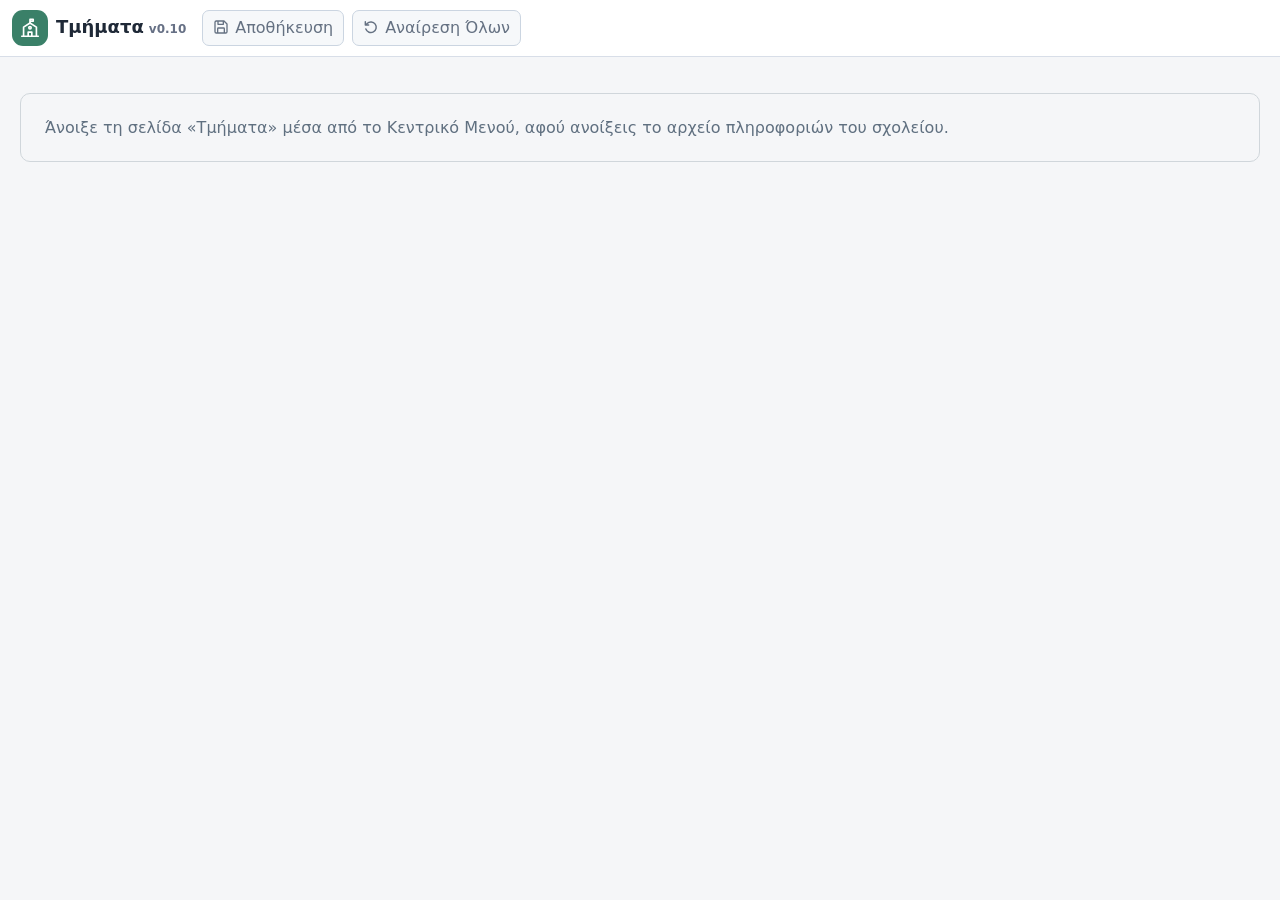
<file: school_classes.html>
<!doctype html><html lang="el" class="subapp-page"><head><meta charset="utf-8"><meta name="viewport" content="width=device-width,initial-scale=1"><title>Τμήματα v0.10</title><link rel="stylesheet" href="_ui.css">
<link rel="stylesheet" href="_subapp.css">
<style>
/* Τμήματα: layout of the list and the details. Shared appearance: _ui.css and _subapp.css. */
/* --cl-* : colours whose meaning exists only in this list (newly added classes). */
:root{--cl-added-text:#2467c8}
/* The list is 240–380px wide (30% of the page in between); the rest goes to the details. */
.classes-manager{display:grid;grid-template-columns:clamp(240px,30%,380px) minmax(0,1fr);grid-template-rows:minmax(0,1fr);gap:24px;flex:1;min-height:0}
.classes-list-pane{display:flex;flex-direction:column;min-width:0;min-height:0;overflow:hidden}
.classes-list-heading{display:flex;align-items:center;justify-content:space-between;gap:12px;margin-bottom:9px;flex:none}
.classes-list-heading h3{margin:0;line-height:1.25}
.classes-list{flex:1;overflow-y:auto;overflow-x:hidden;min-height:0;scrollbar-gutter:stable;overscroll-behavior:contain}
/* List row: the class, and on the right its homeroom teacher from Προσωπικό. */
.classes-list-item{display:flex;align-items:baseline;gap:10px}
.classes-list-name{flex:1 1 auto;min-width:0;overflow:hidden;text-overflow:ellipsis}
.classes-list-homeroom{flex:0 1 auto;min-width:0;overflow:hidden;text-overflow:ellipsis;font-size:12px;font-weight:400;font-style:normal;color:var(--school-ui-muted)}
.classes-list-item.selected .classes-list-homeroom{color:var(--school-ui-label-text)}
.classes-list-item.added{color:var(--cl-added-text);font-style:italic}
.classes-list-item.updated{font-style:italic}
.classes-list-item.invalid .classes-list-name{color:var(--school-ui-error)}
.classes-limit-warning{flex:none;margin-top:8px}
.classes-import-empty{height:auto;min-height:100%}
.classes-details{container-type:inline-size;padding-right:2px}
.classes-field-value{min-width:0}
.classes-field-value>select{width:100%}
.classes-info{margin:14px 0 0;line-height:1.55}
.classes-info ul{margin:4px 0 0;padding-left:20px}
@container (min-width:620px){
  .classes-fields>.field{display:grid;grid-template-columns:215px minmax(0,1fr);align-items:center;gap:0 18px;margin:0!important;padding:12px 16px}
  .classes-fields .field>label{padding-right:12px;grid-column:1;grid-row:1}
  .classes-fields .classes-field-value{display:contents}
  .classes-fields .classes-field-value>:is(input,select){grid-column:2;grid-row:1}
  .classes-fields .classes-field-value>p{grid-column:2}
}
/* «Προσθήκη» dialog: kind, and for a Γενικής Παιδείας class its grade and number side by side. */
.classes-add-row{display:flex;flex-wrap:wrap;gap:12px;margin-top:14px}
.classes-add-row .school-choice-field{flex:1 1 140px;margin:0}
.classes-add-note{font-size:12px;color:var(--school-ui-muted)}
/* FET import dialog: the groups of each FET Year, with a checkbox each. */
.classes-import-tools{display:flex;flex-wrap:wrap;gap:8px;margin:12px 0 0}
.classes-import-groups{display:grid;grid-template-columns:auto minmax(0,1fr);gap:0;max-height:min(48vh,420px);overflow:auto;margin-top:12px;border:1px solid var(--school-ui-border);border-radius:8px}
.classes-import-year{display:contents}
.classes-import-year-name{display:flex;align-items:center;padding:9px 14px;font-weight:650;background:var(--school-ui-label-bg);color:var(--school-ui-label-text);border-bottom:1px solid var(--school-ui-row-border)}
.classes-import-year-list{display:flex;flex-wrap:wrap;gap:6px 18px;padding:9px 14px;border-bottom:1px solid var(--school-ui-row-border)}
.classes-import-year:last-child>*{border-bottom:0}
.classes-import-year label{display:flex;align-items:center;gap:6px;cursor:pointer;font-weight:400}
.classes-import-year label:has(input:disabled){cursor:default;color:var(--school-ui-disabled-text)}
.classes-import-year input{margin:0;accent-color:var(--school-ui-focus)}
.classes-import-note{font-size:12px;color:var(--school-ui-muted)}
@media(max-width:650px){
  .classes-manager{grid-template-columns:1fr;grid-template-rows:auto auto;gap:12px;min-height:0;--subapp-stacked:1}
  .classes-list-pane{max-height:calc(100dvh - var(--subapp-header-height,110px) - 32px);overflow:visible}
  .classes-list{min-height:220px}
}
</style></head><body><header class="page-head"><div class="toolbar-brand"><h1><button class="brand-menu" type="button" aria-label="Τμήματα — άνοιγμα κεντρικού μενού" title="Άνοιγμα κεντρικού μενού"><span class="app-mark" data-app-icon="classes" aria-hidden="true"></span><span class="brand-text"><span>Τμήματα</span><span class="small version">v0.10</span></span></button></h1></div><button id="saveClasses" class="save-main" type="button" disabled>Αποθήκευση</button><button id="cancelClasses" type="button" disabled>Αναίρεση Όλων</button><div class="header-right"><span id="classesSchoolYear" class="school-year-indicator" hidden><span>Σχολικό έτος:</span> <span id="classesSchoolYearValue"></span></span></div></header><main id="classes-root" class="page-main"><p class="connection subapp-connection">Άνοιξε τη σελίδα «Τμήματα» μέσα από το Κεντρικό Μενού, αφού ανοίξεις το αρχείο πληροφοριών του σχολείου.</p></main><script src="_ui.js"></script>
<script src="_data.js"></script>
<script src="_data_timetable.js"></script>
<script src="_data_oloimero.js"></script>
<script src="_data_documents.js"></script>
<script>
(() => {
'use strict';
// Τμήματα του σχολικού έτους (classesByYear[year].classes). Τμήμα Γενικής Παιδείας: {id, name, grade, number,
// homeroomStaffId}· το grade και το number ορίζονται στη δημιουργία και δεν αλλάζουν, και μαζί είναι το κλειδί
// του τμήματος («Α1»). Άλλο τμήμα (π.χ. «Τμήμα Ένταξης»): {id, name, homeroomStaffId}, χωρίς grade και number.
// Όλα τα δεδομένα αναφέρονται στα τμήματα με το id (SchoolClasses του _data.js): μια μετονομασία περνά παντού.
// Ο υπεύθυνος τμήματος (homeroomStaffId) ορίζεται μόνο εδώ, από τον χρήστη. Ένα τμήμα με δεδομένα (μαθητές,
// υπεύθυνο, χρήση σε πρόγραμμα) δεν αφαιρείται και δεν αλλάζει είδος.
const C = SchoolClasses, T = SchoolTimetable, Selection = schoolListSelection;
const $ = id => document.getElementById(id), root = $('classes-root');
// The grades in the spelling of the data (grade), with their labels.
const GRADES = [['Α', "Α'"], ['Β', "Β'"], ['Γ', "Γ'"], ['Δ', "Δ'"], ['Ε', "Ε'"], ['Στ', "Στ'"]];
const HOMEROOM_SERVICES = ['classroom', 'specialty'];
const RENAME_ERROR = 'Η τάξη και ο αριθμός δεν αλλάζουν. Για νέο τμήμα χρησιμοποίησε «Προσθήκη».';
const FILES_NOTE = 'Θα πρέπει να ενημερωθούν και τα αντίστοιχα αρχεία FET και CSV που περιείχαν αυτό το τμήμα.';

let context = null, schoolYear = '', dirty = false, saving = false, editing = false;
let saved = [], draft = [], selectedId = '', anchorId = '';
const selectedIds = new Set();
// Temporary markers of the list (not saved): id → 'added' | 'updated'.
const markers = new Map();
let lastDetailFocus = '';

// ---- Model ----
const clean = value => String(value ?? '').trim();
const compareKey = value => SchoolText.withoutTones(String(value ?? '')).toUpperCase().replace(/\s+/g, '');
const plain = value => compareKey(value).replace(/[^\p{L}\p{N}]/gu, '');
const isGeneral = C.isGeneral;
const sortedDraft = () => C.sort(draft);
const byId = id => draft.find(item => item.id === id) || null;
const savedById = id => saved.find(item => item.id === id) || null;
// «Α1» → {grade:'Α', number:1}; «Στ2» → {grade:'Στ', number:2}; otherwise null.
function keyParts(key) {
  const match = /^(Στ|[ΑΒΓΔΕ])(\d+)$/.exec(String(key ?? ''));
  return match ? {grade: match[1], number: Number(match[2])} : null;
}
const staffList = () => Array.isArray(context?.staff) ? context.staff.filter(person => person && typeof person.id === 'string') : [];
const personById = id => id ? staffList().find(person => person.id === id) || null : null;
const personLabel = person => clean(person?.name) || clean(person?.shortName) || clean(person?.code) || 'χωρίς όνομα';
const optionLabel = person => { const short = clean(person.shortName), name = clean(person.name); return short && name && short !== name ? `${short} — ${name}` : short || name || clean(person.code) || 'χωρίς όνομα'; };
const canHold = (item, person) => !isGeneral(item) || HOMEROOM_SERVICES.includes(person?.serviceType);
const usageOf = id => (context?.classUsage || {})[id] || [];
// Use of a class as a tag (context.tagUsage, saved data): [{app, one, many, count}] → «3 Προσωπικές Σημειώσεις».
const tagUsageOf = id => ((context?.tagUsage || {})[id] || []).filter(item => item?.count > 0);
// Scores of a class in events of «Ποινές / Επιβραβεύσεις» of the Σχολικό Ημερολόγιο (context.scoreUsage, saved data),
// in the same form: → «2 Συμβάντα Ποινών / Επιβραβεύσεων».
const scoreUsageOf = id => ((context?.scoreUsage || {})[id] || []).filter(item => item?.count > 0);
const tagUsageText = list => list.map(item => `${item.count} ${item.count === 1 ? item.one : item.many}`).join(', ');
// Saved students of a class (by id).
const studentsOf = id => Number((context?.studentCounts || {})[id]) || 0;
const studentsWord = count => count === 1 ? '1 μαθητή' : count + ' μαθητές';
const programsWord = count => count === 1 ? '1 πρόγραμμα' : count + ' προγράμματα';
const usageText = list => list.map(item => `${item.kindLabel} – περίοδος «${item.periodName || 'χωρίς όνομα'}»`).join(', ');
const limit = () => Number.isInteger(context?.limits?.classes) ? context.limits.classes : 50;
const warnAt = () => Math.ceil(limit() * (Number(context?.limits?.warnRatio) || 0.9));

// The data of a class that prevent removing it and changing its kind (students, homeroom, programs, tags, scores), as text
// («2 μαθητές, υπεύθυνο, χρήση σε 1 πρόγραμμα (…)»), or ''; brief: without the list of programs. The homeroom counts both saved and in the page.
function dataText(item, brief = false) {
  const parts = [], before = savedById(item.id);
  if (studentsOf(item.id)) parts.push(studentsWord(studentsOf(item.id)));
  if (item.homeroomStaffId || before?.homeroomStaffId) parts.push('υπεύθυνο');
  const list = usageOf(item.id);
  if (list.length) parts.push(`χρήση σε ${programsWord(list.length)}` + (brief ? '' : ` (${usageText(list)})`));
  const tags = tagUsageOf(item.id);
  if (tags.length) parts.push(`χρήση ως ετικέτα σε ${tagUsageText(tags)}`);
  const scores = scoreUsageOf(item.id);
  if (scores.length) parts.push(`βαθμολογία σε ${tagUsageText(scores)}`);
  return parts.join(', ');
}
// The problem with the name that prevents saving, or ''.
function nameError(item) {
  const text = clean(item?.name);
  if (!text) return 'Το όνομα τμήματος είναι υποχρεωτικό.';
  if (isGeneral(item)) {
    if (!plain(text)) return RENAME_ERROR;
    const error = C.renameError(item, text);
    if (error) return error;
    const key = C.key(item);
    if (draft.some(other => other !== item && isGeneral(other) && C.key(other) === key)) return `Το τμήμα ${key} υπάρχει ήδη στη λίστα.`;
  } else if (T.classSpelling(text)) {
    return `Το «${text}» είναι όνομα τμήματος Γενικής Παιδείας. Για τέτοιο τμήμα διάλεξε Είδος «Γενικής Παιδείας», ή δώσε άλλο όνομα.`;
  }
  if (draft.some(other => other !== item && compareKey(other.name) === compareKey(text))) return `Το τμήμα «${text}» υπάρχει ήδη στη λίστα.`;
  return '';
}
// The problem with the homeroom teacher that prevents saving, or ''.
function homeroomError(item) {
  const id = item?.homeroomStaffId;
  if (!id) return '';
  const person = personById(id);
  if (!person) return 'Ο υπεύθυνος δεν υπάρχει πια στο Προσωπικό. Διάλεξε άλλον ή «Χωρίς υπεύθυνο».';
  if (!canHold(item, person)) return `Ο/Η «${personLabel(person)}» δεν μπορεί να είναι υπεύθυνος τμήματος Γενικής Παιδείας: υπεύθυνος είναι μόνο Δάσκαλος ή Ειδικότητα (Είδος υπηρεσίας στο Προσωπικό).`;
  const other = draft.find(candidate => candidate !== item && candidate.homeroomStaffId === id);
  if (other) return `Ο/Η «${personLabel(person)}» είναι ήδη υπεύθυνος του «${clean(other.name) || 'χωρίς όνομα'}». Ένας εκπαιδευτικός είναι υπεύθυνος το πολύ ενός τμήματος.`;
  return '';
}
const itemError = item => nameError(item) || homeroomError(item);
// A saved class of another kind, with data, whose name changed: the FET and CSV files must follow.
function renameWarning(item) {
  const before = savedById(item.id);
  if (!before || isGeneral(item) || compareKey(before.name) === compareKey(item.name)) return '';
  return studentsOf(item.id) || usageOf(item.id).length ? FILES_NOTE : '';
}
// The smallest number that no class of the grade has (Α1, Α3 → 2).
function freeNumber(grade) {
  const used = new Set(draft.filter(item => isGeneral(item) && item.grade === grade).map(item => item.number));
  let number = 1;
  while (used.has(number)) number++;
  return number;
}
// The record that is saved: trimmed name; the unknown fields stay.
const cleanRecord = item => ({...item, name: clean(item.name), homeroomStaffId: typeof item.homeroomStaffId === 'string' ? item.homeroomStaffId : ''});

// ---- State ----
function refreshSaveButtons() { for (const id of ['saveClasses', 'cancelClasses']) $(id).disabled = saving || !dirty; }
function setDirty(value) { dirty = value; $('saveClasses').classList.toggle('dirty', value); schoolHost.post({type: 'school-classes:dirty', dirty: value}); refreshSaveButtons(); }
function markChanged(item, kind = 'updated') { if (markers.get(item.id) !== 'added') markers.set(item.id, kind); setDirty(true); }
function setBusy(value) { saving = value; root.classList.toggle('busy', value); root.setAttribute('aria-busy', String(value)); const button = $('importClassesFet'); if (button) button.disabled = value; refreshSaveButtons(); }
function setSummary(message, error = false) { const summary = $('classesSummary'); if (!summary) return; summary.textContent = message; summary.classList.toggle('error', error); }
function select(id, ids = [id]) { selectedId = id || ''; anchorId = selectedId; selectedIds.clear(); for (const item of ids) if (item) selectedIds.add(item); }
const rowOf = id => $('classesList')?.querySelector(`[data-id="${CSS.escape(id)}"]`);

schoolHost.on('school-classes:context', message => {
  if (dirty || saving) return;
  context = message.context; schoolYear = context.school.year;
  saved = structuredClone(Array.isArray(context.classes) ? context.classes : []);
  draft = structuredClone(saved); markers.clear();
  select(sortedDraft()[0]?.id || '');
  openManager();
});

// ---- Layout ----
function openManager() {
  $('classesSchoolYearValue').textContent = schoolYear; $('classesSchoolYear').hidden = !schoolYear;
  root.innerHTML = `<div class="classes-manager"><section class="classes-list-pane subapp-list-pane"><div class="classes-list-heading subapp-list-heading"><h3 id="classesTitle">Τμήματα (0)</h3><div class="subapp-transfer-actions" role="group" aria-label="Εισαγωγή τμημάτων"><button id="importClassesFet" type="button" title="Εισαγωγή τμημάτων από FET" aria-label="Εισαγωγή τμημάτων από FET">${schoolIcon('import')}</button></div></div><div id="classesList" class="classes-list subapp-list" tabindex="0" role="listbox" aria-multiselectable="true" aria-label="Λίστα τμημάτων"></div><div class="subapp-list-actions"><button id="addClass" class="subapp-add-button" type="button">${schoolIconText('plus', 'Προσθήκη')}</button><button id="removeClass" class="subapp-remove-button" type="button">Αφαίρεση</button></div><p id="classesLimitWarning" class="classes-limit-warning ui-validation-warning" role="status" hidden></p><div id="classesSummary" class="subapp-notice" aria-live="polite">Η λίστα ταξινομείται αυτόματα: πρώτα τα τμήματα Γενικής Παιδείας κατά τάξη και αριθμό, μετά τα άλλα. Μπορείς να επιλέξεις πολλά με Ctrl/Cmd+κλικ ή εύρος με Shift+κλικ.</div></section><section id="classDetails" class="classes-details subapp-side-pane"></section></div>`;
  $('classDetails').addEventListener('focusin', event => { lastDetailFocus = event.target.matches('input,select') ? event.target.id : ''; });
  $('importClassesFet').onclick = importFromFet;
  $('addClass').onclick = addClass;
  $('removeClass').onclick = removeSelected;
  $('saveClasses').onclick = save;
  $('cancelClasses').onclick = undoAll;
  $('classesList').onpointerdown = event => { if (event.target === $('classesList')) $('classesList').focus(); };
  $('classesList').onkeydown = event => {
    if (!Selection.isSelectAll(event) || !draft.length || saving) return;
    event.preventDefault(); event.stopPropagation();
    const order = sortedDraft().map(item => item.id), focused = document.activeElement?.dataset?.id;
    selectedIds.clear(); order.forEach(id => selectedIds.add(id));
    if (!selectedId) selectedId = order[0]; anchorId = selectedId;
    const list = $('classesList'), scroll = list.scrollTop;
    renderList();
    (focused ? rowOf(focused) : list)?.focus({preventScroll: true});
    list.scrollTop = scroll;
  };
  refreshSaveButtons();
  render();
}

function render() { renderList(); renderDetails(); }

function renderList() {
  const list = $('classesList'), order = sortedDraft(), ids = order.map(item => item.id);
  $('classesTitle').textContent = `Τμήματα (${draft.length})`;
  refreshListButtons();
  list.innerHTML = '';
  if (!draft.length) {
    list.removeAttribute('role');
    const years = context.previousYears || [];
    list.innerHTML = `<div class="classes-import-empty subapp-empty subapp-empty-stack"><p>Δεν έχουν καταχωριστεί τμήματα.</p>${years.length ? `<label for="classesImportYear">Εισαγωγή από παλαιότερο σχολικό έτος</label><select id="classesImportYear">${years.map(item => `<option value="${schoolEscape(item.year)}">${schoolEscape(item.year)} (${item.classes.length} ${item.classes.length === 1 ? 'τμήμα' : 'τμήματα'})</option>`).join('')}</select><button id="classesImportYearButton" type="button" class="primary">Εισαγωγή τμημάτων</button><span class="helper ui-helper">Τα τμήματα έρχονται χωρίς υπεύθυνο· τον ορίζεις εδώ.</span>` : ''}<span class="helper ui-helper">Πάτησε «Προσθήκη» ή φέρε τα τμήματα από ένα αρχείο FET με το κουμπί εισαγωγής πάνω από τη λίστα.</span></div>`;
    if (years.length) $('classesImportYearButton').onclick = importFromYear;
    return;
  }
  list.setAttribute('role', 'listbox');
  for (const item of order) {
    const row = document.createElement('button'), selected = selectedIds.has(item.id), marker = markers.get(item.id);
    row.type = 'button'; row.dataset.id = item.id;
    row.className = 'classes-list-item subapp-list-item' + (selected ? ' selected' : '') + (marker ? ' ' + marker : '') + (itemError(item) ? ' invalid' : '');
    row.setAttribute('role', 'option'); row.setAttribute('aria-selected', String(selected));
    row.tabIndex = item.id === selectedId ? 0 : -1;
    const name = document.createElement('span'); name.className = 'classes-list-name';
    name.textContent = clean(item.name) || '(χωρίς όνομα)';
    row.append(name);
    const teacher = personById(item.homeroomStaffId);
    if (teacher) { const side = document.createElement('span'); side.className = 'classes-list-homeroom'; side.textContent = personLabel(teacher); row.append(side); }
    row.title = name.textContent + (isGeneral(item) ? '' : ' (άλλο τμήμα)') + (teacher ? ' — υπεύθυνος/η ' + personLabel(teacher) : '');
    row.onclick = event => {
      const next = Selection.click(ids, selectedIds, anchorId, item.id, event);
      selectedId = item.id; selectedIds.clear(); next.selected.forEach(id => selectedIds.add(id)); anchorId = next.anchor;
      render(); rowOf(item.id)?.focus();
    };
    row.onkeydown = event => {
      if (event.key !== 'ArrowUp' && event.key !== 'ArrowDown') return;
      event.preventDefault();
      const next = Selection.step(ids, new Set([item.id]), item.id, event.key === 'ArrowUp' ? -1 : 1).anchor;
      select(next); render(); rowOf(next)?.focus();
    };
    list.append(row);
  }
}

// The buttons under the list, without redrawing it (so the focus stays where it is).
function refreshListButtons() {
  if (!$('removeClass')) return;
  $('removeClass').textContent = selectedIds.size > 1 ? `Αφαίρεση (${selectedIds.size})` : 'Αφαίρεση';
  $('removeClass').disabled = !selectedIds.size || saving;
  const count = draft.length, max = limit(), warning = $('classesLimitWarning');
  $('addClass').disabled = count >= max || saving;
  warning.hidden = count < warnAt();
  warning.textContent = count > max ? `Τα Τμήματα είναι ${count}, πάνω από το όριο των ${max} ανά σχολικό έτος. Η αποθήκευση δεν θα γίνει· αφαίρεσε όσα δεν χρειάζονται.`
    : count === max ? `Τα Τμήματα είναι ${count}, όσο το όριο των ${max} ανά σχολικό έτος. Δεν μπορούν να προστεθούν άλλα.`
    : `Τα Τμήματα είναι ${count}· το όριο είναι ${max} ανά σχολικό έτος.`;
}

// The options of «Υπεύθυνος»: the staff in the order of Προσωπικό (for a Γενικής Παιδείας class only Δάσκαλοι and
// Ειδικότητες), each with the class it already holds. A current homeroom that is not in the list stays, marked.
function homeroomOptions(item) {
  const holderOf = id => draft.find(other => other !== item && other.homeroomStaffId === id);
  const option = (person, note = '') => { const other = holderOf(person.id); return `<option value="${schoolEscape(person.id)}" ${person.id === item.homeroomStaffId ? 'selected' : ''}>${schoolEscape(optionLabel(person) + (other ? ` (υπεύθυνος/η ${clean(other.name) || 'χωρίς όνομα'})` : '') + note)}</option>`; };
  const people = T.sortStaff(staffList()).filter(person => canHold(item, person));
  let html = `<option value="" ${item.homeroomStaffId ? '' : 'selected'}>— Χωρίς υπεύθυνο —</option>` + people.map(person => option(person)).join('');
  const current = item.homeroomStaffId;
  if (current && !people.some(person => person.id === current)) {
    const person = personById(current);
    html += person ? option(person, ' — δεν είναι Δάσκαλος ή Ειδικότητα') : `<option value="${schoolEscape(current)}" selected>(δεν υπάρχει στο Προσωπικό)</option>`;
  }
  return html;
}

function renderDetails() {
  const detail = $('classDetails'), item = byId(selectedId);
  if (!item) { detail.innerHTML = '<div class="subapp-empty">Πρόσθεσε ένα τμήμα για να καταχωρίσεις τα στοιχεία του.</div>'; return; }
  const general = isGeneral(item), locked = dataText(item, true);
  detail.innerHTML = `<div class="subapp-pane-heading"><h3>Στοιχεία τμήματος</h3><button id="toggleClassEdit" class="ui-toggle" type="button" aria-pressed="${editing}" aria-controls="classFields">Επεξεργασία</button></div><fieldset id="classFields" class="classes-fields ui-fields subapp-record-fields" aria-label="Στοιχεία τμήματος" ${editing ? '' : 'disabled'}><div class="field ui-field"><label for="className">Όνομα</label><div class="classes-field-value"><input id="className" type="text" maxlength="60" required aria-required="true" placeholder="${general ? 'π.χ. ' + schoolEscape(C.key(item)) : 'π.χ. Τμήμα Ένταξης'}" aria-describedby="classNameError classNameWarning" value="${schoolEscape(item.name)}"><p id="classNameError" class="ui-validation-error" role="alert" hidden></p><p id="classNameWarning" class="ui-validation-warning" role="status" hidden></p></div></div><div class="field ui-field"><label for="classKind">Είδος</label><div class="classes-field-value"><select id="classKind" aria-describedby="classKindError classKindNote" ${locked ? 'disabled' : ''}><option value="general" ${general ? 'selected' : ''}>Γενικής Παιδείας${general ? ' (τμήμα ' + schoolEscape(C.key(item)) + ')' : ''}</option><option value="other" ${general ? '' : 'selected'}>Άλλο τμήμα (π.χ. Τμήμα Ένταξης)</option></select><p id="classKindError" class="ui-validation-error" role="alert" hidden></p><p id="classKindNote" class="ui-helper" ${locked ? '' : 'hidden'}>${locked ? schoolEscape(`Το είδος δεν αλλάζει, γιατί το τμήμα έχει ${locked}.`) : ''}</p></div></div><div class="field ui-field"><label for="classHomeroom">Υπεύθυνος</label><div class="classes-field-value"><select id="classHomeroom" aria-describedby="classHomeroomError">${homeroomOptions(item)}</select><p id="classHomeroomError" class="ui-validation-error" role="alert" hidden></p></div></div></fieldset><div id="classInfo" class="classes-info ui-helper"></div><p class="helper ui-helper">${editing ? (general ? 'Σε τμήμα Γενικής Παιδείας αλλάζει μόνο η γραφή του ονόματος (π.χ. «Α-1»)· η τάξη και ο αριθμός μένουν. Υπεύθυνος είναι μόνο Δάσκαλος ή Ειδικότητα.' : 'Ένα άλλο τμήμα μετονομάζεται ελεύθερα και μπορεί να έχει οποιονδήποτε υπεύθυνο.') + ' Τα στοιχεία αποθηκεύονται στο κοινό αρχείο .data με την «Αποθήκευση».' : 'Πάτησε «Επεξεργασία» για να αλλάξεις τα στοιχεία του τμήματος.'}</p>`;
  const input = $('className');
  input.oninput = () => { item.name = input.value; markChanged(item); refreshField(); renderList(); };
  // On leaving the field (or Enter): spaces are trimmed, and a Γενικής Παιδείας name that is just another way of
  // writing the key («στ1», «ΣΤ 1») takes the key («Στ1»); «Α-1», «Α'1» stay as written.
  input.onchange = () => {
    let name = clean(input.value);
    if (general && T.classSpelling(name) === C.key(item)) name = C.key(item);
    if (name !== item.name) { item.name = name; input.value = name; markChanged(item); renderList(); }
    refreshField();
    rowOf(item.id)?.scrollIntoView({block: 'nearest'});
  };
  $('classKind').onchange = event => changeKind(item, event.target.value);
  $('classHomeroom').onchange = event => { item.homeroomStaffId = event.target.value; markChanged(item); renderList(); renderDetails(); $('classHomeroom').focus(); };
  $('toggleClassEdit').onclick = () => { editing = !editing; renderDetails(); if (editing) $('className').focus(); };
  refreshField();
}

// Error, warning and information of the selected class: they change while the user types.
function refreshField() {
  const item = byId(selectedId), input = $('className');
  if (!item || !input) return;
  const error = nameError(item), warning = error ? '' : renameWarning(item);
  $('classNameError').textContent = error; $('classNameError').hidden = !error;
  input.setAttribute('aria-invalid', String(!!error));
  $('classNameWarning').textContent = warning; $('classNameWarning').hidden = !warning;
  const homeroom = homeroomError(item);
  $('classHomeroomError').textContent = homeroom; $('classHomeroomError').hidden = !homeroom;
  $('classHomeroom').setAttribute('aria-invalid', String(!!homeroom));
  const info = $('classInfo'), list = usageOf(item.id), pupils = studentsOf(item.id);
  info.replaceChildren();
  const line = (text, top = '8px 0 0') => { const p = document.createElement('p'); p.style.margin = top; p.textContent = text; info.append(p); };
  line(pupils ? `Έχει ${studentsWord(pupils)} στους «Μαθητές».` : isGeneral(item) ? 'Δεν έχει μαθητές στους «Μαθητές».' : 'Οι μαθητές μπαίνουν μόνο σε τμήματα Γενικής Παιδείας.', '0');
  if (list.length) {
    line(`Εμφανίζεται σε ${programsWord(list.length)} του σχολικού έτους:`);
    const ul = document.createElement('ul');
    for (const use of list) { const li = document.createElement('li'); li.textContent = `${usageText([use])}: ${use.activities} ${use.activities === 1 ? 'δραστηριότητα' : 'δραστηριότητες'}`; ul.append(li); }
    info.append(ul);
  }
  const tags = tagUsageOf(item.id);
  if (tags.length) line(`Ετικέτα σε ${tagUsageText(tags)}.`);
  const scores = scoreUsageOf(item.id);
  if (scores.length) line(`Βαθμολογία σε ${tagUsageText(scores)} του Σχολικού Ημερολογίου.`);
  if (dataText(item)) line('Ένα τμήμα με μαθητές, υπεύθυνο, χρήση σε πρόγραμμα, χρήση ως ετικέτα ή βαθμολογία σε συμβάν δεν αφαιρείται και δεν αλλάζει είδος.');
}

// Kind of a class without data: to Γενικής Παιδείας the grade and number come from the name; to another class they
// go away (the name must then be changed, since a Γενικής Παιδείας name is not allowed there).
function changeKind(item, kind) {
  const showError = message => { renderDetails(); $('classKindError').textContent = message; $('classKindError').hidden = false; $('classKind').setAttribute('aria-invalid', 'true'); $('classKind').focus(); };
  if (dataText(item)) { renderDetails(); return; }
  if (kind === 'general') {
    const key = T.classSpelling(clean(item.name)), parts = keyParts(key);
    if (!parts) { showError('Για τμήμα Γενικής Παιδείας γράψε πρώτα στο Όνομα την τάξη και τον αριθμό (π.χ. «Α3»).'); return; }
    if (draft.some(other => other !== item && isGeneral(other) && C.key(other) === key)) { showError(`Το τμήμα ${key} υπάρχει ήδη στη λίστα.`); return; }
    Object.assign(item, {name: key, grade: parts.grade, number: parts.number});
  } else {
    delete item.grade; delete item.number;
  }
  markChanged(item); renderList(); renderDetails();
  $(kind === 'other' && nameError(item) ? 'className' : 'classKind')?.focus();
}

// ---- Actions ----
// «Προσθήκη»: the kind first; for a Γενικής Παιδείας class the grade and number (the smallest free number of
// the grade is suggested), with the key as its first name.
async function addClass() {
  if (saving || draft.length >= limit()) return;
  const current = byId(selectedId);
  const pane = document.createElement('div');
  const kinds = document.createElement('fieldset'); kinds.className = 'subapp-import-mode';
  const legend = document.createElement('legend'); legend.textContent = 'Είδος τμήματος'; kinds.append(legend);
  const radio = (value, text, checked) => { const label = document.createElement('label'), box = document.createElement('input'); box.type = 'radio'; box.name = 'classAddKind'; box.value = value; box.checked = checked; label.append(box, document.createTextNode(text)); kinds.append(label); return box; };
  const generalBox = radio('general', 'Γενικής Παιδείας (τάξη και αριθμός, π.χ. Α3)', true);
  radio('other', 'Άλλο τμήμα (π.χ. Τμήμα Ένταξης)', false);
  const row = document.createElement('div'); row.className = 'classes-add-row';
  const gradeLabel = document.createElement('label'); gradeLabel.className = 'school-choice-field'; gradeLabel.textContent = 'Τάξη';
  const gradeField = document.createElement('select');
  for (const [grade, label] of GRADES) gradeField.append(new Option(label, grade));
  gradeField.value = isGeneral(current) ? current.grade : 'Α';
  gradeLabel.append(gradeField);
  const numberLabel = document.createElement('label'); numberLabel.className = 'school-choice-field'; numberLabel.textContent = 'Αριθμός';
  const numberField = document.createElement('input'); numberField.type = 'number'; numberField.min = '1'; numberField.max = '99'; numberField.step = '1'; numberField.inputMode = 'numeric';
  numberLabel.append(numberField);
  row.append(gradeLabel, numberLabel);
  const note = document.createElement('p'); note.className = 'classes-add-note';
  pane.append(kinds, row, note);
  let controls = null;
  const refresh = () => {
    const general = generalBox.checked;
    row.hidden = !general;
    note.textContent = general ? `Νέο τμήμα: ${gradeField.value}${numberField.value || '…'}. Το όνομα είναι αρχικά αυτό και αλλάζει μόνο στη γραφή (π.χ. «${gradeField.value}-${numberField.value || '1'}»).` : 'Γράφεις το όνομα στα «Στοιχεία τμήματος». Ένα άλλο τμήμα μπαίνει μόνο εδώ, όχι από τις εισαγωγές.';
    controls?.refresh();
  };
  // The error of the dialog goes away while typing (not only on «change»), so that the click on «Προσθήκη» right
  // after a correction is not lost when the message disappears.
  const clearError = () => { const error = controls?.dialog.querySelector('.school-choice-error'); if (error) error.textContent = ''; };
  gradeField.onchange = () => { numberField.value = String(freeNumber(gradeField.value)); clearError(); refresh(); };
  numberField.oninput = () => { clearError(); refresh(); };
  kinds.addEventListener('change', refresh);
  numberField.value = String(freeNumber(gradeField.value));
  refresh();
  const choice = await schoolChoiceDialog({
    title: 'Νέο τμήμα',
    content: [pane],
    actions: [
      {label: 'Ακύρωση'},
      {label: 'Προσθήκη', accept: true, run: () => {
        if (!generalBox.checked) return {kind: 'other'};
        const number = Number(numberField.value), grade = gradeField.value;
        if (!Number.isInteger(number) || number < 1 || number > 99) throw Error('Γράψε τον αριθμό του τμήματος, από 1 έως 99.');
        const key = grade + number;
        if (draft.some(item => isGeneral(item) && C.key(item) === key)) throw Error(`Το τμήμα ${key} υπάρχει ήδη στη λίστα. Ο μικρότερος ελεύθερος αριθμός της ${GRADES.find(item => item[0] === grade)[1]} τάξης είναι ${freeNumber(grade)}.`);
        return {kind: 'general', grade, number};
      }}
    ],
    ready: dialogControls => { controls = dialogControls; numberField.focus(); numberField.select(); }
  });
  if (!choice) return;
  const item = choice.kind === 'general'
    ? {id: crypto.randomUUID(), name: choice.grade + choice.number, grade: choice.grade, number: choice.number, homeroomStaffId: ''}
    : {id: crypto.randomUUID(), name: '', homeroomStaffId: ''};
  draft.push(item); markers.set(item.id, 'added'); setDirty(true);
  select(item.id); editing = true; render();
  rowOf(item.id)?.scrollIntoView({block: 'nearest'});
  if (choice.kind === 'general') { $('classHomeroom').focus(); setSummary(`Προστέθηκε το τμήμα ${item.name}. Διάλεξε τον υπεύθυνο και πάτησε «Αποθήκευση».`); }
  else { $('className').focus(); setSummary('Γράψε το όνομα του νέου τμήματος και πάτησε «Αποθήκευση».'); }
}

async function removeSelected() {
  if (saving || !selectedIds.size) return;
  const removing = draft.filter(item => selectedIds.has(item.id));
  // A saved class with data stays (the host refuses it too); a new class can always go.
  const blocked = removing.filter(item => savedById(item.id) && dataText(item));
  if (blocked.length) {
    const many = blocked.length > 1;
    const lines = blocked.map(item => `«${clean(savedById(item.id).name) || clean(item.name)}»: ${dataText(item)}`).join('\n');
    await schoolMessage(`${many ? 'Τα τμήματα δεν αφαιρούνται, γιατί έχουν' : 'Το τμήμα δεν αφαιρείται, γιατί έχει'} δεδομένα:\n\n${lines}\n\nΜετάφερε πρώτα τους μαθητές σε άλλο τμήμα από τους «Μαθητές», βγάλε τον υπεύθυνο και αποθήκευσε, διόρθωσε τα προγράμματα, αφαίρεσε τις ετικέτες και βγάλε το τμήμα από τις Ποινές / Επιβραβεύσεις του Σχολικού Ημερολογίου.`, {title: 'Αφαίρεση τμημάτων'});
    return;
  }
  const order = sortedDraft().map(item => item.id), first = Math.min(...removing.map(item => order.indexOf(item.id)));
  draft = draft.filter(item => !selectedIds.has(item.id));
  for (const item of removing) markers.delete(item.id);
  const rest = order.filter(id => !selectedIds.has(id));
  select(rest[Math.min(first, rest.length - 1)] || '');
  setDirty(true); render();
  setSummary(`Αφαιρέθηκ${removing.length === 1 ? 'ε 1 τμήμα' : 'αν ' + removing.length + ' τμήματα'}. Πάτησε «Αποθήκευση».`);
}

// The classes of an older year, with the same id and kind, without a homeroom (homerooms never come over).
function importFromYear() {
  if (saving || draft.length) return;
  const year = $('classesImportYear').value, source = (context.previousYears || []).find(item => item.year === year);
  if (!source) return;
  const records = source.classes.filter(item => item && typeof item.id === 'string' && item.id && clean(item.name));
  if (records.length > limit()) { setSummary(`Το ${year} έχει ${records.length} τμήματα, πάνω από το όριο των ${limit()} ανά σχολικό έτος. Η εισαγωγή δεν έγινε.`, true); return; }
  draft = records.map(item => ({...structuredClone(item), homeroomStaffId: ''}));
  markers.clear(); for (const item of draft) markers.set(item.id, 'added');
  setDirty(true); select(sortedDraft()[0]?.id || ''); render();
  setSummary(`Εισήχθησαν ${records.length} τμήματα από το ${year}, χωρίς υπεύθυνο. Όρισε τους υπευθύνους και πάτησε «Αποθήκευση».`);
}

// ---- Εισαγωγή από FET ----
const fetCall = action => schoolHost.request('school-classes:fet', {action});
// The Groups of each Year of the Students_List, each once (the first Year where it appears).
// → [{year, groups:[{raw, key}]}]· key: the key of a Γενικής Παιδείας class («Στ1»), or '' when the group is not one.
function fetGroups(text, fileName) {
  const doc = SchoolFet.parse(text, {require: ['Students_List'], message: `Το «${fileName}» δεν είναι έγκυρο αρχείο FET με λίστα μαθητών.`});
  const value = (node, tag) => SchoolFet.text(node, tag).trim(), seen = new Set(), years = [];
  for (const year of SchoolFet.children(SchoolFet.child(doc.documentElement, 'Students_List'), 'Year')) {
    const groups = [];
    for (const group of SchoolFet.children(year, 'Group')) {
      const raw = value(group, 'Name'), key = T.classSpelling(raw), seenKey = key || raw;
      if (!raw || seen.has(seenKey)) continue;
      seen.add(seenKey); groups.push({raw, key});
    }
    if (groups.length) years.push({year: value(year, 'Name') || 'Χωρίς όνομα τάξης', groups});
  }
  if (!years.length) throw Error(`Το «${fileName}» δεν έχει τμήματα (Groups) στη λίστα μαθητών.`);
  return years;
}

async function importFromFet() {
  if (saving) return;
  let last = null;
  try { last = await fetCall('last'); } catch (error) { setSummary(error.message, true); return; }
  const load = async action => {
    const file = await fetCall(action);
    if (!file) throw Error('Δεν υπάρχει τελευταίο αρχείο FET. Πάτησε «Επιλογή άλλου αρχείου FET από τον δίσκο…».');
    return {name: file.name, years: fetGroups(file.text, file.name)};
  };
  const file = await schoolChoiceDialog({
    title: 'Εισαγωγή τμημάτων από FET',
    content: ['Επίλεξε το FET από το οποίο θα διαβαστούν τα τμήματα (Groups της λίστας μαθητών). Στο επόμενο βήμα διαλέγεις ποια θα εισαχθούν.'],
    choices: [
      {label: last ? 'Τελευταίο αρχείο FET: ' + last.name : 'Δεν υπάρχει τελευταίο αρχείο FET', disabled: !last, run: () => load('read')},
      {label: 'Επιλογή άλλου αρχείου FET από τον δίσκο…', run: () => load('choose')}
    ]
  });
  if (!file) return;
  const keys = await chooseGroups(file);
  if (!keys?.length) return;
  // The classes of the page, together with the ones not saved yet; the missing Γενικής Παιδείας classes are created.
  const resolver = C.resolver(draft, {limit: limit()});
  for (const key of keys) resolver.resolve(key);
  const added = resolver.newClasses.map(item => ({...item}));
  if (!added.length) return;
  draft.push(...added); for (const item of added) markers.set(item.id, 'added');
  setDirty(true);
  const first = sortedDraft().find(item => added.includes(item));
  select(first.id); render();
  rowOf(first.id)?.scrollIntoView({block: 'nearest'});
  setSummary(`Εισαγωγή από «${file.name}»: προστέθηκ${added.length === 1 ? 'ε 1 τμήμα' : 'αν ' + added.length + ' τμήματα'} (${added.map(item => item.name).join(', ')}), χωρίς υπεύθυνο. Όρισε τους υπευθύνους και πάτησε «Αποθήκευση».`);
}

// The checkboxes of the groups: classes already in the list and groups that are not classes stay disabled.
// → the chosen keys («Στ1») or null.
function chooseGroups(file) {
  const existing = new Set(draft.filter(isGeneral).map(C.key)), boxes = [];
  const pane = document.createElement('div');
  const tools = document.createElement('div'); tools.className = 'classes-import-tools';
  const all = document.createElement('button'); all.type = 'button'; all.textContent = 'Επιλογή όλων';
  const none = document.createElement('button'); none.type = 'button'; none.textContent = 'Καμία';
  tools.append(all, none);
  const groups = document.createElement('div'); groups.className = 'classes-import-groups';
  let skipped = 0;
  for (const year of file.years) {
    const set = document.createElement('div'); set.className = 'classes-import-year';
    const legend = document.createElement('span'); legend.className = 'classes-import-year-name'; legend.textContent = year.year;
    legend.id = 'classes-import-year-' + groups.childElementCount;
    const items = document.createElement('div'); items.className = 'classes-import-year-list';
    items.setAttribute('role', 'group'); items.setAttribute('aria-labelledby', legend.id);
    for (const group of year.groups) {
      const label = document.createElement('label'), box = document.createElement('input');
      box.type = 'checkbox'; box.value = group.key;
      const exists = !!group.key && existing.has(group.key);
      box.disabled = !group.key || exists; box.checked = !box.disabled;
      if (box.disabled) skipped++;
      const text = group.key && group.raw !== group.key ? `${group.raw} → ${group.key}` : group.raw;
      label.append(box, document.createTextNode(text + (exists ? ' (υπάρχει)' : !group.key ? ' (δεν είναι τμήμα)' : '')));
      if (!group.key) label.title = 'Από το FET εισάγονται μόνο τμήματα Γενικής Παιδείας (τάξη και αριθμός, π.χ. «Α1», «Στ2»). Ένα άλλο τμήμα προστίθεται με «Προσθήκη».';
      items.append(label); boxes.push(box);
    }
    set.append(legend, items); groups.append(set);
  }
  pane.append(tools, groups);
  const note = document.createElement('p'); note.className = 'classes-import-note';
  note.textContent = (skipped ? 'Όσα υπάρχουν ήδη στη λίστα και όσα δεν είναι τμήματα Γενικής Παιδείας (π.χ. τάξεις) δεν εισάγονται. ' : '') + 'Τα τμήματα προστίθενται χωρίς υπεύθυνο και κρατιούνται με την «Αποθήκευση».';
  pane.append(note);
  const chosen = () => boxes.filter(box => box.checked && !box.disabled).map(box => box.value);
  let accept = null, controls = null;
  const refresh = () => { const count = chosen().length; if (accept) accept.textContent = count ? `Εισαγωγή (${count})` : 'Εισαγωγή'; controls?.refresh(); };
  const toggleAll = on => { for (const box of boxes) if (!box.disabled) box.checked = on; refresh(); };
  all.onclick = () => toggleAll(true); none.onclick = () => toggleAll(false);
  groups.addEventListener('change', refresh);
  return schoolChoiceDialog({
    title: 'Τμήματα από το FET',
    content: [`Αρχείο: ${file.name}. Επίλεξε τα τμήματα που θα εισαχθούν.`, pane],
    actions: [
      {label: 'Ακύρωση'},
      {label: 'Εισαγωγή', accept: true, get disabled() { return !chosen().length; }, run: () => {
        const keys = [...new Set(chosen())];
        if (draft.length + keys.length > limit()) throw Error(`Μετά την εισαγωγή τα Τμήματα θα ήταν ${draft.length + keys.length}, πάνω από το όριο των ${limit()} ανά σχολικό έτος. Επίλεξε λιγότερα.`);
        return keys;
      }}
    ],
    ready: dialogControls => { controls = dialogControls; accept = dialogControls.dialog.querySelector('.school-confirm-actions .confirm-accept'); refresh(); }
  });
}

// ---- Αποθήκευση και Αναίρεση Όλων ----
async function save() {
  if (saving || !dirty) return;
  const invalid = sortedDraft().find(itemError);
  if (invalid) {
    select(invalid.id); editing = true; render();
    rowOf(invalid.id)?.scrollIntoView({block: 'nearest'});
    const name = nameError(invalid);
    $(name ? 'className' : 'classHomeroom').focus();
    setSummary('Διόρθωσε τα στοιχεία του τμήματος πριν από την αποθήκευση: ' + itemError(invalid), true);
    return;
  }
  if (draft.length > limit()) { setSummary(`Τα Τμήματα είναι ${draft.length}, πάνω από το όριο των ${limit()} ανά σχολικό έτος. Αφαίρεσε όσα δεν χρειάζονται.`, true); return; }
  const classes = sortedDraft().map(cleanRecord);
  const focusId = lastDetailFocus;
  setBusy(true); setSummary('Αποθήκευση στο κοινό αρχείο…');
  try {
    context = await schoolHost.request('school-classes:save', {revision: context.revision, year: schoolYear, classes}, {timeoutMessage: 'Δεν επιβεβαιώθηκε η αποθήκευση. Οι αλλαγές σου παραμένουν στη σελίδα.'});
    saved = structuredClone(Array.isArray(context.classes) ? context.classes : []);
    // The records keep their place: update them in place, so the selection and the details stay.
    const fresh = new Map(saved.map(item => [item.id, item]));
    draft = draft.map(item => { const value = fresh.get(item.id); if (!value) return item; for (const key of Object.keys(item)) delete item[key]; return Object.assign(item, structuredClone(value)); });
    markers.clear();
    const list = $('classesList'), scroll = list.scrollTop, details = $('classDetails'), detailScroll = details.scrollTop;
    setDirty(false);
    render();
    list.scrollTop = scroll; details.scrollTop = detailScroll;
    setSummary('Τα τμήματα αποθηκεύτηκαν στο κοινό αρχείο .data.');
    const field = focusId ? $(focusId) : null;
    if (field && !field.disabled) field.focus({preventScroll: true});
  } catch (error) { setSummary(error.message, true); }
  finally { setBusy(false); refreshListButtons(); }
}

async function undoAll() {
  if (saving || !dirty) return;
  if (!(await schoolConfirm('Να απορριφθούν οι αλλαγές των τμημάτων που δεν αποθηκεύτηκαν;', {title: 'Μη αποθηκευμένες αλλαγές', accept: 'Απόρριψη αλλαγών'}))) return;
  const keepIds = new Set(selectedIds), currentId = selectedId, focusId = lastDetailFocus;
  const list = $('classesList'), scroll = list.scrollTop, details = $('classDetails'), detailScroll = details.scrollTop;
  // Restore the saved records without losing the selection; a class that existed only in the changes goes away.
  const existing = new Map(draft.map(item => [item.id, item]));
  draft = saved.map(value => { const item = existing.get(value.id); if (!item) return structuredClone(value); for (const key of Object.keys(item)) delete item[key]; return Object.assign(item, structuredClone(value)); });
  markers.clear(); setDirty(false);
  const order = sortedDraft().map(item => item.id);
  if (byId(currentId)) select(currentId, [...keepIds].filter(id => byId(id)));
  else select(order[0] || '');
  render();
  list.scrollTop = scroll; details.scrollTop = detailScroll;
  if (selectedId !== currentId && selectedId) rowOf(selectedId)?.scrollIntoView({block: 'nearest'});
  if (selectedId === currentId && focusId) { const field = $(focusId); if (field && !field.disabled) field.focus({preventScroll: true}); }
  setSummary('Οι μη αποθηκευμένες αλλαγές απορρίφθηκαν.');
}

schoolHost.post({type: 'school-classes:ready'});
})();
</script></body></html>
</file>
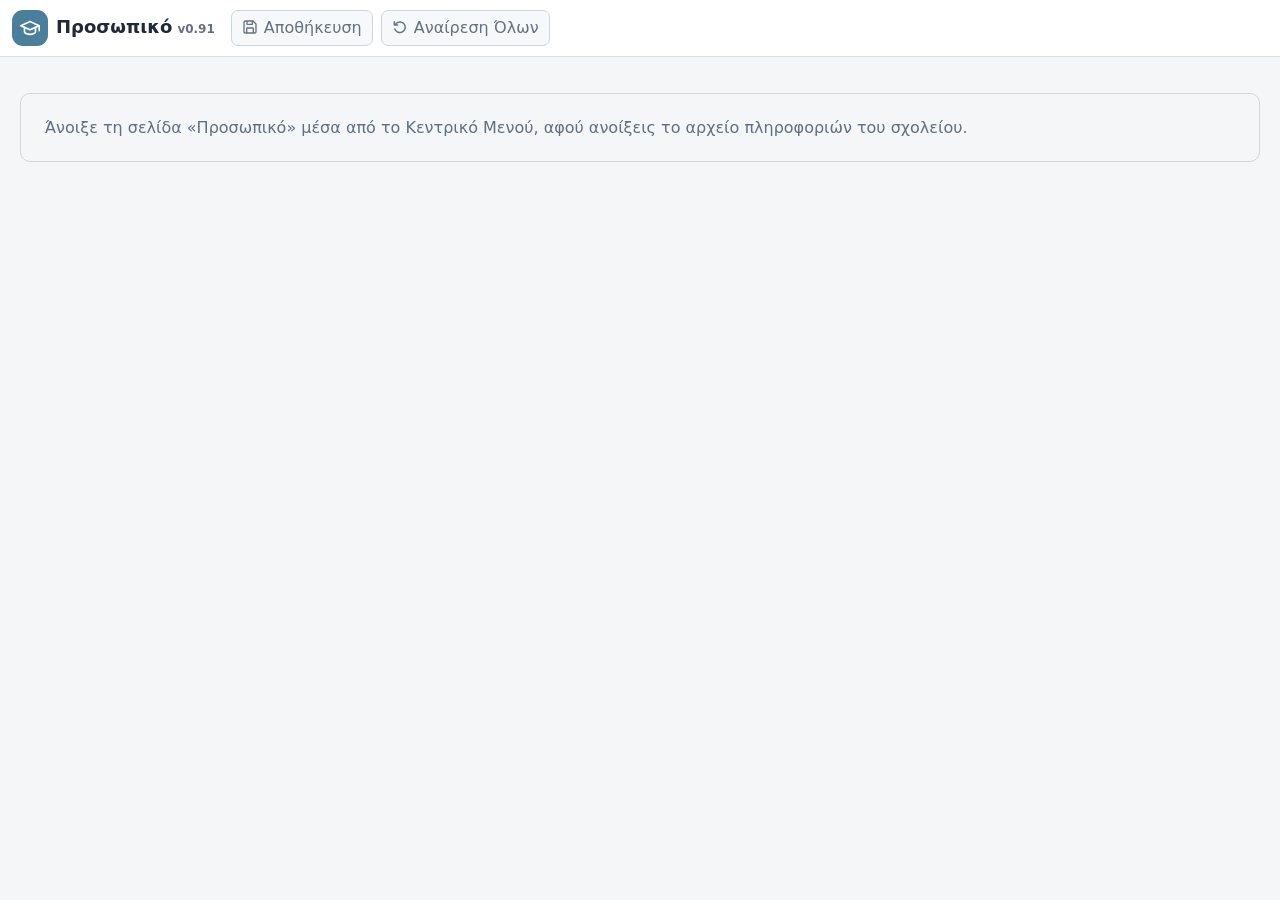
<file: school_staff.html>
<!doctype html><html lang="el" class="subapp-page"><head><meta charset="utf-8"><meta name="viewport" content="width=device-width,initial-scale=1"><title>Προσωπικό σχολείου</title><link rel="stylesheet" href="_ui.css">
<link rel="stylesheet" href="_subapp.css">
<style>

/* Personnel-specific layout. Shared appearance: _ui.css and _subapp.css. */
/* --staff-* : colours whose meaning exists only in this list (director, newly added rows). */
:root{--staff-lead-text:#c32222;--staff-added-text:#2467c8}
.staff-manager{display:grid;grid-template-columns:minmax(280px,.65fr) minmax(420px,1.35fr);grid-template-rows:minmax(0,1fr);gap:24px;flex:1;min-height:440px;height:calc(100dvh - 97px);overflow:hidden}
.staff-list-pane{display:flex;flex-direction:column;min-width:0;min-height:0;max-height:100%;overflow:hidden;container-type:inline-size;container-name:staff-list}
.staff-list{overflow-y:auto;overflow-x:hidden;min-height:0;scrollbar-gutter:stable;overscroll-behavior:contain}
.staff-list-item.lead{color:var(--staff-lead-text);font-weight:700}
.staff-list-item.import-added,.staff-list-item.manual-added{color:var(--staff-added-text);font-style:italic}
.staff-list-item.import-updated,.staff-list-item.manual-updated{font-style:italic}
/* List row: the name, and on the right the class the person is homeroom teacher of (from Τμήματα, read only). */
.staff-list-item{display:flex;align-items:baseline;gap:10px}
.staff-list-name{flex:1 1 auto;min-width:0;overflow:hidden;text-overflow:ellipsis}
.staff-list-homeroom{flex:none;font-size:12px;font-weight:650;font-style:normal;color:var(--school-ui-muted);font-variant-numeric:tabular-nums}
.staff-list-item.selected .staff-list-homeroom{color:var(--school-ui-label-text)}
.staff-limit-warning{flex:none;margin-top:8px}
/* Delete dialog: each person with the programs they appear in. */
.staff-removal-list{margin:12px 0 0;padding-left:20px}
.staff-removal-list>li+li{margin-top:8px}
.staff-removal-list ul{margin:2px 0 0;padding-left:18px;font-size:14px;color:var(--school-ui-label-text)}
.staff-removal-note{margin-top:12px!important;font-size:14px;color:var(--school-ui-muted)}
.staff-details{padding-right:2px;container-type:inline-size}
.staff-details .field:first-of-type{margin-top:2px}
.staff-service-dates{display:grid;grid-template-columns:1fr 1fr;gap:16px}
.staff-leaves-field{margin-top:14px}
.staff-leaves{display:grid;gap:6px}
.staff-leave-row{display:grid;grid-template-columns:minmax(0,1fr) minmax(0,1fr) 160px var(--school-ui-control-height);gap:8px;align-items:end}
.staff-leave-date{display:grid;gap:4px;font-size:13px;font-weight:600}
.staff-leave-date input{width:100%;min-width:0}
.staff-leave-approval{display:grid;gap:4px;min-width:0;font-size:13px;font-weight:600}
.staff-leave-status{width:100%}
.staff-leave-add{justify-self:start}
.staff-code-value{min-width:0}
.staff-import-empty{height:auto;min-height:100%}
/* «Υπεύθυνος τμήματος» is unavailable for service types other than Δάσκαλος and Ειδικότητα. */
.staff-fields input:disabled{background:var(--school-ui-disabled-bg);color:var(--school-ui-disabled-text);opacity:1;cursor:default}
@container (min-width:620px){
  .staff-fields>.field,.staff-fields .staff-service-dates>.field{display:grid;grid-template-columns:215px minmax(0,1fr);align-items:center;gap:0 18px;margin:0!important;padding:12px 16px}
  .staff-fields .field>label{padding-right:12px}
  .staff-fields .field>input,.staff-fields .field>select{grid-column:2}
  .staff-fields .staff-service-dates{display:block}
  .staff-fields>.staff-leaves-field{align-items:start;border-bottom:0;row-gap:10px}
  .staff-fields .staff-leaves-field>label{grid-column:1;grid-row:1 / span 3;padding-top:8px}
  .staff-fields .staff-leaves-field>:not(label){grid-column:2}
  .staff-fields .staff-leaves-field .helper{line-height:1.5}
  .staff-fields .staff-leave-date,.staff-fields .staff-leave-approval{font-weight:600;font-size:12px}
  .staff-fields .staff-leave-add{margin:0}
  .staff-code-value{grid-column:2}
  .staff-fields .field:has(>.staff-code-value)>label{grid-column:1;grid-row:1;align-self:center}
  .staff-fields .staff-code-value{display:contents}
  .staff-fields .staff-code-value>:is(input,select){grid-column:2;grid-row:1}
  .staff-fields .staff-code-value>.staff-code-error{grid-column:2;grid-row:2}
}
@media(min-width:651px){
  .staff-manager{height:auto;min-height:0}
  .staff-list-pane{height:100%}
  .staff-details{min-height:0}
}
@media(max-width:650px){
  .staff-manager{grid-template-columns:1fr;grid-template-rows:auto auto;gap:12px;height:auto;min-height:0;overflow:visible;--subapp-stacked:1}
  .staff-list-pane{height:calc(100dvh - var(--subapp-header-height,110px) - 32px);min-height:220px;max-height:none}
  .staff-service-dates{grid-template-columns:1fr;gap:0}
  .staff-details{overflow:visible}
}
/* CSV mapping: side-by-side source and target, stacked on narrow viewports. */
.staff-csv-mapping-row{display:grid;grid-template-columns:minmax(0,1fr) minmax(0,1.25fr);gap:14px;align-items:center}
.staff-csv-mapping-row>span{overflow-wrap:anywhere;min-width:0}
.staff-csv-mapping-row>select{width:100%;min-width:0}
@media(max-width:600px){.staff-csv-mapping-row{grid-template-columns:minmax(0,1fr);gap:5px}.staff-csv-mapping-header{display:none}}
.staff-list-header{display:grid;grid-template-columns:minmax(0,1fr) auto minmax(66px,1fr);align-items:center;gap:12px;margin-bottom:9px;flex:none}
.staff-list-header .staff-list-top,.staff-list-header .staff-list-heading{display:contents}
.staff-list-header .staff-title-group{grid-column:1;grid-row:1;display:flex;flex-direction:column;gap:1px;min-width:0}
.staff-list-header #staffListTitle{margin:0;line-height:1.25}
.staff-list-header .staff-view-buttons{grid-column:2;grid-row:1;justify-self:center}
.staff-list-header .subapp-transfer-actions{grid-column:3;grid-row:1;justify-self:end}
@container staff-list (max-width:520px){.staff-list-header{grid-template-columns:minmax(0,1fr) auto;gap:8px}.staff-list-header .subapp-transfer-actions{grid-column:2}.staff-list-header .staff-view-buttons{grid-column:1 / -1;grid-row:2;justify-self:center}}
</style></head><body><header class="page-head"><div class="toolbar-brand"><h1><button class="brand-menu" type="button" aria-label="Προσωπικό — άνοιγμα κεντρικού μενού" title="Άνοιγμα κεντρικού μενού"><span class="app-mark" data-app-icon="staff" aria-hidden="true"></span><span class="brand-text"><span>Προσωπικό</span><span class="small version">v0.91</span></span></button></h1></div><button id="applyStaff" class="save-main" type="button" disabled>Αποθήκευση</button><button id="cancelStaff" type="button" disabled>Αναίρεση Όλων</button><div class="header-right"><span id="staffSchoolYear" class="school-year-indicator" hidden><span>Σχολικό έτος:</span> <span id="staffSchoolYearValue"></span></span></div></header><main id="staff-root" class="page-main"><p class="connection subapp-connection">Άνοιξε τη σελίδα «Προσωπικό» μέσα από το Κεντρικό Μενού, αφού ανοίξεις το αρχείο πληροφοριών του σχολείου.</p></main><script src="_ui.js"></script>
<script src="_data.js"></script>
<script src="_data_timetable.js"></script>
<script src="_data_oloimero.js"></script>
<script src="_data_documents.js"></script>
<script>
(()=>{'use strict';

const StaffModel = (()=>{
 // Service type: one per person. The data keep the key; the label may change without touching saved data.
 // «Ιδιότητα» (role) stays apart: it says the post of responsibility (director, deputy), not the kind of work.
 const serviceTypes=[['classroom','Δάσκαλος'],['specialty','Ειδικότητα'],['inclusion','Ειδική Αγωγή – Τμήμα Ένταξης'],['parallel','Ειδική Αγωγή – Παράλληλη Στήριξη'],['zep','ΖΕΠ – Τμήμα Υποδοχής'],['oloimero','Υπεύθυνος Ολοημέρου'],['psychologist','ΕΕΠ – Ψυχολόγος'],['socialWorker','ΕΕΠ – Κοινωνικός Λειτουργός'],['nurse','ΕΕΠ – Σχολικός Νοσηλευτής'],['ebp','Ειδικό Βοηθητικό Προσωπικό (ΕΒΠ)'],['other','Άλλο']];
 const serviceKeys=new Set(serviceTypes.map(([key])=>key));
 // Only these service types may be homeroom teacher of a Γενικής Παιδείας class. The homeroom teacher is set in
 // Τμήματα (homeroomStaffId); when a person stops being one of these, the host clears it in the same save.
 const allowsHomeroom=type=>type==='classroom'||type==='specialty';
 const fold=value=>SchoolText.withoutTones(String(value??'')).toLocaleUpperCase('el').trim();
 // Suggested values from the short name, which is the teacher's Name in FET (e.g. «[Α1] - Δασκάλα», «[ΠΕ06] - ΑΓΓ - Θωμάς»).
 function suggestFields(shortName){
  const name=String(shortName??'').trim(),text=fold(name);
  const tag=(/^\[([^\]]+)\]/.exec(name)?.[1]||'').trim(),tagKey=fold(tag).replace(/\s+/g,'');
  const pe=/^ΠΕ(\d+(?:\.\d+)?)$/.exec(tagKey);
  const out={serviceType:'',branch:pe?'ΠΕ'+pe[1]:'',director:tagKey==='ΔΘ'||tagKey.startsWith('ΔΙΕΥΘ')};
  if(text.includes('ΥΠΕΥΘΥΝ')&&text.includes('ΟΛΟΗΜΕΡ'))out.serviceType='oloimero';
  else if(/(^|[^Α-Ω])ΖΕΠ([^Α-Ω]|$)/.test(text)||text.includes('ΥΠΟΔΟΧ'))out.serviceType='zep';
  else if(pe){
   const number=pe[1];
   if(number==='70')out.serviceType='classroom';
   else if(number.startsWith('70.')){if(text.includes('ΕΝΤΑΞ'))out.serviceType='inclusion';else if(text.includes('ΠΑΡΑΛΛΗΛ'))out.serviceType='parallel'}
   else if(number==='23')out.serviceType='psychologist';
   else if(number==='30')out.serviceType='socialWorker';
   else out.serviceType='specialty';
  }
  else if(!out.director&&SchoolTimetable.classSpelling(tag))out.serviceType='classroom';
  return out;
 }
 // Fills only empty fields (service type, branch, director), so a value set by hand is never replaced. The homeroom
 // teacher of a class is never filled in automatically: it is set by the user in Τμήματα. Returns {changed}.
 function fillEmpty(person){
  const suggested=suggestFields(person.shortName);let changed=false;
  if(!person.serviceType&&suggested.serviceType){person.serviceType=suggested.serviceType;changed=true}
  // A classroom teacher («Δάσκαλος») without a branch in the name is ΠΕ70.
  const branch=suggested.branch||(person.serviceType==='classroom'?'ΠΕ70':'');
  if(!String(person.branch??'').trim()&&branch){person.branch=branch;changed=true}
  if(suggested.director&&(person.role||'teacher')==='teacher'){person.role='director';changed=true}
  return {changed};
 }
 const canFill=person=>fillEmpty(structuredClone(person)).changed;
 // Dates: 'YYYY-MM-DD' in the data, dd/mm/yyyy for the user (shared SchoolDate).
 const validDateKey=SchoolDate.valid;
 const yearStart=year=>SchoolDate.schoolYear(year)?.from||`${String(year).slice(0,4)}-09-01`;
 function codeConflict(rows,index,code=rows[index]?.code){const key=String(code??'').trim();return key?rows.findIndex((person,i)=>i!==index&&String(person.code??'').trim()===key):-1}
 function shortNameConflict(rows,index,name=rows[index]?.shortName){const key=String(name??'').trim();return key?rows.findIndex((person,i)=>i!==index&&String(person.shortName??'').trim()===key):-1}
 function validateRows(rows){
  if(!Array.isArray(rows)||rows.length>2000)throw Error('Η λίστα προσωπικού δεν είναι έγκυρη.');
  const codes=new Set(),shortNames=new Set();
  for(const person of rows){
   if(!person||typeof person!=='object'||Array.isArray(person))throw Error('Μη έγκυρη εγγραφή προσωπικού.');
   if(['code','shortName','name'].some(key=>typeof person[key]!=='string')||person.code.length>1000||person.shortName.length>4000||person.name.length>4000)throw Error('Τα στοιχεία προσωπικού δεν είναι έγκυρα.');
   if(!person.code.trim())throw Error('Ο κωδικός εκπαιδευτικού είναι υποχρεωτικός.');
   if(!person.shortName.trim())throw Error('Το σύντομο όνομα εκπαιδευτικού είναι υποχρεωτικό.');
   const code=String(person.code??'').trim();if(code&&codes.has(code))throw Error('Ο κωδικός «'+code+'» χρησιμοποιείται ήδη από άλλον εκπαιδευτικό.');if(code)codes.add(code);
    const shortName=person.shortName.trim();if(shortNames.has(shortName))throw Error('Το σύντομο όνομα «'+shortName+'» χρησιμοποιείται ήδη από άλλον εκπαιδευτικό.');shortNames.add(shortName);
   if(person.serviceType!==undefined&&person.serviceType!==''&&!serviceKeys.has(person.serviceType))throw Error('Μη έγκυρο είδος υπηρεσίας.');
   if(person.branch!==undefined&&(typeof person.branch!=='string'||person.branch.trim().length>20))throw Error('Κλάδος: έως 20 χαρακτήρες.');
   for(const [key,label] of [['requiredHours','Υποχρεωτικό ωράριο'],['schoolHours','Ωράριο στο σχολείο']]){const value=person[key]===undefined?0:person[key];if(!Number.isInteger(value)||value<0||value>30)throw Error(label+': συμπλήρωσε ακέραιο αριθμό από 0 έως 30.');}
   if(!validDateKey(person.startDate))throw Error('Συμπλήρωσε έγκυρη ημερομηνία ανάληψης υπηρεσίας.');
   if(person.endDate&&(!validDateKey(person.endDate)||person.endDate<person.startDate))throw Error('Η ημερομηνία αποχώρησης πρέπει να είναι έγκυρη και να μην προηγείται της ανάληψης υπηρεσίας.');
   if(!Array.isArray(person.leaves)||person.leaves.some(x=>!validDateKey(x.from)||!validDateKey(x.to)||x.from>x.to||typeof x.approved!=='boolean'))throw Error('Συμπλήρωσε έγκυρες ημερομηνίες «Από» και «Έως» και κατάσταση έγκρισης για κάθε άδεια ή αφαίρεσε το κενό διάστημα.');
  }
 }
 // Preserve future data fields while excluding temporary presentation markers.
 function persistedFields(person){const {manualAdded,manualUpdated,importAdded,importUpdated,...fields}=person;return fields}
 function normalizeRows(rows,year){return Array.isArray(rows)?rows.filter(x=>x&&typeof x==='object').map(x=>({...persistedFields(x),id:typeof x.id==='string'&&x.id?x.id:crypto.randomUUID(),code:String(x.code??''),shortName:String(x.shortName??''),name:String(x.name??''),role:['director','deputy'].includes(x.role)?x.role:'teacher',serviceType:serviceKeys.has(x.serviceType)?x.serviceType:'',branch:String(x.branch??'').trim(),requiredHours:Number.isInteger(x.requiredHours)&&x.requiredHours>=0&&x.requiredHours<=30?x.requiredHours:0,schoolHours:Number.isInteger(x.schoolHours)&&x.schoolHours>=0&&x.schoolHours<=30?x.schoolHours:0,startDate:validDateKey(x.startDate)?x.startDate:yearStart(year),endDate:validDateKey(x.endDate)?x.endDate:'',leaves:Array.isArray(x.leaves)?x.leaves.map(l=>({...l,from:String(l.from||''),to:String(l.to||'')})):[],fetImported:!!x.fetImported})):[]}
 // A date the user typed that is not valid stays in the draft as 'invalid:<text>', so the field keeps it
 // and validateRows reports it, instead of the date being dropped.
 function displayDate(value){return SchoolDate.format(value)||String(value||'').replace(/^invalid:/,'')}
 function parseDate(value){const text=String(value||'').trim();return text?SchoolDate.parse(text)||`invalid:${text}`:''}
 function importYear(rows,year){return normalizeRows(structuredClone(rows),year).map(person=>({...person,startDate:yearStart(year),endDate:'',leaves:[],manualAdded:true}))}
 return {validDateKey,yearStart,validateRows,normalizeRows,codeConflict,shortNameConflict,displayDate,parseDate,importYear,serviceTypes,allowsHomeroom,fillEmpty,canFill};
})();

 const $=id=>document.getElementById(id),root=$('staff-root');
 // Messages, requests and their time limits: schoolHost in _ui.js.
 const post=schoolHost.post,escapeHtml=schoolEscape,Selection=schoolListSelection;
 let fetHandle=null,fetKey="";
 let staffListView='full';
 let editingStaff=false;
 let context=null,data={},schoolYear='',dirty=false,saving=false;
 function staffDefaultDate(){return StaffModel.yearStart(schoolYear)}
 // Limit of the number of staff of a year (from the context of the Index): a warning from warnRatio on,
 // and no additions at the limit. The Index refuses a save above it.
 const staffLimit=()=>Number.isInteger(context?.limits?.staff)?context.limits.staff:100;
 const staffWarnAt=()=>Math.ceil(staffLimit()*(Number(context?.limits?.warnRatio)||0.9));
 const personLabel=person=>person.name.trim()||person.shortName.trim()||person.code.trim()||'χωρίς όνομα';
 const validDateKey=StaffModel.validDateKey;
 function normalizeStaff(rows){return StaffModel.normalizeRows(rows,schoolYear)}
 function getYearStaff(){return normalizeStaff(context.staff||[])}
 function modal(title,body,actions){root.innerHTML=body}
 // «Αποθήκευση» and «Αναίρεση Όλων» are active only while there are unsaved changes, and never while saving.
 function refreshSaveButtons(){for(const id of ['applyStaff','cancelStaff'])if($(id))$(id).disabled=saving||!dirty}
 function setDirtyState(value){dirty=value;$('applyStaff').classList.toggle('dirty',value);post({type:'school-staff:dirty',dirty:value});refreshSaveButtons()}
 function markDraftDirty(){setDirtyState(true)}
 function setBusy(value){saving=value;for(const id of ['exportFet','importFet'])if($(id))$(id).disabled=value;root.classList.toggle('busy',value);root.setAttribute('aria-busy',String(value));refreshSaveButtons()}
 // Resolves with the new context of the Index.
 // staffRemovals: [{id, mode:'unmatch'|'remove'}] for removed people who appear in programs.
 function requestSave(staff,staffRemovals){return schoolHost.request('school-staff:save',{revision:context.revision,year:schoolYear,staff,staffRemovals},{timeoutMessage:'Δεν επιβεβαιώθηκε η αποθήκευση. Οι αλλαγές σου παραμένουν στη σελίδα.'})}
 schoolHost.on('school-staff:context',message=>{
  if(dirty||saving)return;
  context=message.context;schoolYear=context.school.year;data={ssdMeetings:context.ssdMeetings||{},pedagogicMeetings:context.pedagogicMeetings||{}};openStaffManager();
 });

function openStaffManager(){
 $('staffSchoolYearValue').textContent=schoolYear;$('staffSchoolYear').hidden=!schoolYear;
 refreshSaveButtons();
 const original=getYearStaff();let draft=structuredClone(original),selected=draft.length?0:-1;const pendingRemovals=new Map(),selectedIndices=new Set(selected>=0?[selected]:[]);let selectionAnchor=selected;const staffNameCollator=new Intl.Collator('el',{sensitivity:'base',numeric:true});
 modal('Προσωπικό',`<div class="staff-manager"><section class="staff-list-pane subapp-list-pane"><div class="staff-list-header subapp-list-heading"><div class="staff-list-top"><div class="staff-title-group"><h3 id="staffListTitle">Εκπαιδευτικοί (0)</h3></div><div class="subapp-transfer-actions" role="group" aria-label="Μεταφορά εκπαιδευτικών FET"><button id="importFet" type="button" title="Εισαγωγή εκπαιδευτικών από FET" aria-label="Εισαγωγή εκπαιδευτικών από FET">${schoolIcon('import')}</button><button id="exportFet" type="button" title="Εξαγωγή εκπαιδευτικών σε FET ή CSV" aria-label="Εξαγωγή εκπαιδευτικών σε FET ή CSV">${schoolIcon('export')}</button></div></div><div class="staff-list-heading"><div class="staff-view-buttons subapp-view-buttons" role="group" aria-label="Προβολή εκπαιδευτικών"><button id="staffViewFull" type="button" aria-pressed="true" title="Αλφαβητικά με πλήρες όνομα">Πλήρες όνομα</button><button id="staffViewShort" type="button" aria-pressed="false" title="Σύντομο όνομα και προσωπική σειρά">Σύντομο όνομα</button></div></div></div><div class="subapp-list-row"><div id="staffList" class="staff-list subapp-list" tabindex="0" role="listbox" aria-multiselectable="true" aria-label="Λίστα εκπαιδευτικών"><div class="subapp-empty">Δεν έχουν καταχωριστεί εκπαιδευτικοί. Πάτησε «Προσθήκη».</div></div><div id="staffOrderControls" class="subapp-order-controls" role="group" aria-label="Αλλαγή σειράς" hidden><button id="staffMoveUp" type="button" title="Μετακίνηση επιλογής πάνω" aria-label="Μετακίνηση επιλογής πάνω">${schoolIcon('up')}</button><button id="staffMoveDown" type="button" title="Μετακίνηση επιλογής κάτω" aria-label="Μετακίνηση επιλογής κάτω">${schoolIcon('down')}</button></div></div><div class="subapp-list-actions"><button id="addStaff" class="subapp-add-button" type="button">${schoolIconText('plus','Προσθήκη')}</button><button id="removeStaff" class="subapp-remove-button" type="button">Αφαίρεση</button><button id="autofillStaff" type="button" hidden title="Συμπληρώνει μόνο τα κενά πεδία Είδος υπηρεσίας, Κλάδος και Ιδιότητα (Διευθυντής), από το σύντομο όνομα">Αυτόματη συμπλήρωση κενών</button></div><p id="staffLimitWarning" class="staff-limit-warning ui-validation-warning" role="status" hidden></p><div id="staffSummary" class="subapp-notice" aria-live="polite">Μπορείς να επιλέξεις πολλούς με Ctrl/Cmd+κλικ ή εύρος με Shift+κλικ, και να τους αφαιρέσεις μαζί.</div></section><section class="staff-details subapp-side-pane" id="staffDetails"></section></div>`,'','staff-dialog');
 // Remember the most recently focused details field across the Save toolbar click.
 let lastDetailFocus=null;
 $('staffDetails').addEventListener('focusin',event=>{
  if(event.target.matches('input,select,button.staff-leave-status'))lastDetailFocus=event.target;
 });
 const sortedStaff=()=>draft.map((person,index)=>({person,index})).sort((a,b)=>{
   if(staffListView==='short'){
     const ar=Number.isInteger(a.person.shortNameOrder)&&a.person.shortNameOrder>=0?a.person.shortNameOrder:Infinity;
     const br=Number.isInteger(b.person.shortNameOrder)&&b.person.shortNameOrder>=0?b.person.shortNameOrder:Infinity;
     if(ar!==br)return ar<br?-1:1;
   }
   const key=staffListView==='short'?'shortName':'name';
   return staffNameCollator.compare(a.person[key].trim(),b.person[key].trim())||staffNameCollator.compare(a.person.code,b.person.code)||a.index-b.index;
 });
 const refreshViewControls=()=>{
   const short=staffListView==='short';
   $('staffViewFull').setAttribute('aria-pressed',String(!short));
   $('staffViewShort').setAttribute('aria-pressed',String(short));
   $('staffOrderControls').hidden=!short;
   const order=sortedStaff();
   $('staffMoveUp').disabled=!order.some((x,i)=>i>0&&selectedIndices.has(x.index)&&!selectedIndices.has(order[i-1].index));
   $('staffMoveDown').disabled=!order.some((x,i)=>i<order.length-1&&selectedIndices.has(x.index)&&!selectedIndices.has(order[i+1].index));
 };
 const fillableCount=()=>draft.filter(person=>StaffModel.canFill(person)).length;
 // The class of each homeroom teacher (homeroomStaffId of the saved Τμήματα), read only.
 const classesList=()=>Array.isArray(context?.classes)?context.classes.filter(item=>item&&typeof item.id==='string'):[];
 const homeroomClassOf=person=>person?.id?classesList().find(item=>item.homeroomStaffId===person.id)||null:null;
 // A Γενικής Παιδείας class whose homeroom teacher would lose it with the service type of the page (the host clears it
 // in the same save; another class, e.g. «Τμήμα Ένταξης», keeps its homeroom teacher), or null.
 const losingClassOf=person=>{const item=homeroomClassOf(person);return item&&SchoolClasses.isGeneral(item)&&!StaffModel.allowsHomeroom(person.serviceType)?item:null};
 const refreshLimit=()=>{
   const count=draft.length,limit=staffLimit(),warning=$('staffLimitWarning');
   $('addStaff').disabled=count>=limit;
   warning.hidden=count<staffWarnAt();
   warning.textContent=count>limit?`Το Προσωπικό έχει ${count} εκπαιδευτικούς, πάνω από το όριο των ${limit} ανά σχολικό έτος. Η αποθήκευση δεν θα γίνει· αφαίρεσε όσους δεν χρειάζονται.`
     :count===limit?`Το Προσωπικό έχει ${count} εκπαιδευτικούς, όσο το όριο των ${limit} ανά σχολικό έτος. Δεν μπορούν να προστεθούν άλλοι.`
     :`Το Προσωπικό έχει ${count} εκπαιδευτικούς· το όριο είναι ${limit} ανά σχολικό έτος.`;
 };
 const refreshAutofill=()=>{const count=fillableCount(),button=$('autofillStaff');button.hidden=!count;button.textContent=`Αυτόματη συμπλήρωση κενών (${count})`};
 const renderList=()=>{refreshViewControls();refreshAutofill();refreshLimit();const list=$('staffList');$('staffListTitle').textContent=`Εκπαιδευτικοί (${draft.length})`;$('removeStaff').textContent=selectedIndices.size>1?`Αφαίρεση (${selectedIndices.size})`:'Αφαίρεση';list.innerHTML='';if(!draft.length){list.removeAttribute('role');
 const years=Object.keys(context.staffByYear||{}).filter(year=>/^\d{4}-\d{4}$/.test(year)&&Number(year.slice(0,4))<Number(schoolYear.slice(0,4))&&Array.isArray(context.staffByYear[year])&&context.staffByYear[year].length).sort().reverse();
 list.innerHTML=`<div class="staff-import-empty subapp-empty subapp-empty-stack"><p>Δεν έχουν καταχωριστεί εκπαιδευτικοί.</p>${years.length?`<label for="staffImportYear">Εισαγωγή από παλαιότερο σχολικό έτος</label><select id="staffImportYear">${years.map(year=>`<option value="${escapeHtml(year)}">${escapeHtml(year)} (${context.staffByYear[year].length} εκπαιδευτικοί)</option>`).join('')}</select><button id="staffImportYearButton" type="button" class="primary">Εισαγωγή προσωπικού</button><span class="helper ui-helper">Ανάληψη: 01/09/${escapeHtml(schoolYear.slice(0,4))}. Χωρίς ημερομηνία αποχώρησης και άδειες.</span>`:'<span class="helper ui-helper">Δεν υπάρχει προσωπικό σε παλαιότερο σχολικό έτος. Πάτησε «Προσθήκη».</span>'}</div>`;
 if(years.length)$('staffImportYearButton').onclick=()=>{if(saving||draft.length)return;const year=$('staffImportYear').value;if(context.staffByYear[year].length>staffLimit()){setSummary(`Το ${year} έχει ${context.staffByYear[year].length} εκπαιδευτικούς, πάνω από το όριο των ${staffLimit()} ανά σχολικό έτος. Η εισαγωγή δεν έγινε.`,true);return}draft=StaffModel.importYear(context.staffByYear[year],schoolYear);selected=draft.length?0:-1;selectedIndices.clear();if(selected>=0)selectedIndices.add(selected);selectionAnchor=selected;markDraftDirty();render();setSummary(`Εισήχθησαν ${draft.length} εκπαιδευτικοί από το ${year}. Πάτησε «Αποθήκευση» για να διατηρηθούν στο νέο έτος.`)};return}list.setAttribute('role','listbox');const sorted=sortedStaff(),order=sorted.map(item=>item.index);sorted.forEach(({person,index},rank)=>{const b=document.createElement('button');b.type='button';b.className='staff-list-item subapp-list-item'+(selectedIndices.has(index)?' selected':'')+(person.role==='director'?' lead':'')+(person.manualAdded?' manual-added':person.manualUpdated?' manual-updated':'')+(person.importAdded?' import-added':person.importUpdated?' import-updated':'');b.setAttribute('role','option');b.setAttribute('aria-selected',selectedIndices.has(index)?'true':'false');b.dataset.index=String(index);b.tabIndex=index===selected?0:-1;const label=document.createElement('span');label.className='staff-list-name';label.textContent=`${rank+1}. ${(staffListView==='short'?person.shortName:person.name).trim()||(staffListView==='short'?'(χωρίς σύντομο όνομα)':'(χωρίς όνομα)')}`;b.append(label);const homeroom=String(homeroomClassOf(person)?.name||'').trim();if(homeroom){const tag=document.createElement('span');tag.className='staff-list-homeroom';tag.textContent=homeroom;b.append(tag)}b.title=(staffListView==='short'?person.name+' — '+person.shortName:label.textContent)+(homeroom?' — υπεύθυνος/η '+homeroom:'');b.onclick=event=>{selected=index;const next=Selection.click(order,selectedIndices,selectionAnchor,index,event);selectedIndices.clear();next.selected.forEach(item=>selectedIndices.add(item));selectionAnchor=next.anchor;render();$('staffList').querySelector(`[data-index="${index}"]`)?.focus()};b.onkeydown=event=>{if(event.key!=='ArrowUp'&&event.key!=='ArrowDown')return;event.preventDefault();selected=Selection.step(order,new Set([index]),index,event.key==='ArrowUp'?-1:1).anchor;selectedIndices.clear();selectedIndices.add(selected);selectionAnchor=selected;render();$('staffList').querySelector(`[data-index="${selected}"]`)?.focus()};list.append(b)});$('removeStaff').textContent=selectedIndices.size>1?`Αφαίρεση (${selectedIndices.size})`:'Αφαίρεση'};
 // Approval status of a leave: an icon (schoolIcon) and the text, centred on the capitals (.ui-icon-text).
 const leaveStatus=approved=>approved?schoolIconText('check','Εγκρίθηκε'):schoolIconText('clock','Σε επεξεργασία');
 const render=()=>{renderList();const detail=$('staffDetails');if(selected<0||!draft[selected]){detail.innerHTML='<div class="subapp-empty">Πρόσθεσε έναν εκπαιδευτικό για να καταχωρίσεις τα στοιχεία του.</div>';$('removeStaff').disabled=selectedIndices.size===0;return}const person=draft[selected],readOnly=!editingStaff;detail.innerHTML=`<div class="subapp-pane-heading"><h3>Στοιχεία εκπαιδευτικού</h3><button id="toggleStaffEdit" class="ui-toggle" type="button" aria-pressed="${editingStaff}" aria-controls="staffFields">Επεξεργασία</button></div><fieldset id="staffFields" class="staff-fields ui-fields subapp-record-fields" aria-label="Στοιχεία εκπαιδευτικού" ${editingStaff?'':'disabled'}><div class="field ui-field"><label for="staffCode">Κωδικός</label><div class="staff-code-value"><input id="staffCode" type="text" required aria-required="true" value="${escapeHtml(person.code)}" aria-describedby="staffCodeError" ${readOnly?'readonly':''}><p id="staffCodeError" class="staff-code-error ui-validation-error" role="alert" hidden></p></div></div><div class="field ui-field"><label for="staffShortName">Σύντομο Όνομα</label><div class="staff-code-value"><input id="staffShortName" type="text" required aria-required="true" aria-describedby="staffShortNameError" value="${escapeHtml(person.shortName)}" ${readOnly?'readonly':''}><p id="staffShortNameError" class="staff-code-error ui-validation-error" role="alert" hidden></p></div></div><div class="field ui-field"><label for="staffName">Πλήρες Όνομα</label><input id="staffName" type="text" value="${escapeHtml(person.name)}" ${readOnly?'readonly':''}></div><div class="field ui-field"><label for="staffRole">Ιδιότητα</label><select id="staffRole"><option value="teacher" ${person.role==='teacher'?'selected':''}>Εκπαιδευτικός</option><option value="director" ${person.role==='director'?'selected':''}>Διευθυντής</option><option value="deputy" ${person.role==='deputy'?'selected':''}>Υποδιευθυντής</option></select></div><div class="field ui-field"><label for="staffServiceType">Είδος υπηρεσίας</label><div class="staff-code-value"><select id="staffServiceType" aria-describedby="staffServiceWarning"><option value="" ${person.serviceType?'':'selected'}>— Δεν έχει οριστεί —</option>${StaffModel.serviceTypes.map(([key,label])=>`<option value="${key}" ${person.serviceType===key?'selected':''}>${escapeHtml(label)}</option>`).join('')}</select><p id="staffServiceWarning" class="staff-code-error ui-validation-warning" role="status" hidden></p></div></div><div class="field ui-field"><label for="staffBranch">Κλάδος</label><input id="staffBranch" type="text" maxlength="20" placeholder="π.χ. ΠΕ70" value="${escapeHtml(person.branch||'')}" ${readOnly?'readonly':''}></div><div class="field ui-field"><label for="staffSchoolHours">Ωράριο στο σχολείο</label><input id="staffSchoolHours" type="number" min="0" max="30" step="1" required value="${escapeHtml(person.schoolHours)}" inputmode="numeric"></div><div class="field ui-field"><label for="staffRequiredHours">Υποχρεωτικό ωράριο</label><input id="staffRequiredHours" type="number" min="0" max="30" step="1" required value="${escapeHtml(person.requiredHours)}" inputmode="numeric"></div><div class="staff-service-dates"><div class="field ui-field"><label for="staffStartDate">Ημερομηνία ανάληψης υπηρεσίας</label><input id="staffStartDate" type="text" inputmode="numeric" placeholder="dd/mm/yyyy" maxlength="10" value="${escapeHtml(StaffModel.displayDate(person.startDate))}"></div><div class="field ui-field"><label for="staffEndDate">Ημερομηνία αποχώρησης</label><input id="staffEndDate" type="text" inputmode="numeric" placeholder="dd/mm/yyyy" maxlength="10" value="${escapeHtml(StaffModel.displayDate(person.endDate))}"></div></div><div class="field staff-leaves-field ui-field"><label>Άδειες</label><div class="staff-leaves">${(Array.isArray(person.leaves)?person.leaves:[]).map((leave,index)=>`<div class="staff-leave-row"><label class="staff-leave-date">${index===0?'Από':''}<input class="staff-leave-from" aria-label="Από" data-index="${index}" type="text" inputmode="numeric" placeholder="dd/mm/yyyy" maxlength="10" value="${escapeHtml(StaffModel.displayDate(leave.from))}"></label><label class="staff-leave-date">${index===0?'Έως':''}<input class="staff-leave-to" aria-label="Έως" data-index="${index}" type="text" inputmode="numeric" placeholder="dd/mm/yyyy" maxlength="10" value="${escapeHtml(StaffModel.displayDate(leave.to))}"></label><div class="staff-leave-approval">${index===0?'Έγκριση':''}<button type="button" class="staff-leave-status ui-status-button${leave.approved?' is-approved':''}" data-index="${index}" aria-pressed="${leave.approved}" aria-label="Έγκριση άδειας: ${leave.approved?'Εγκρίθηκε':'Σε επεξεργασία'}" title="Αλλαγή κατάστασης έγκρισης">${leaveStatus(leave.approved)}</button></div><button type="button" class="staff-leave-remove ui-icon-button" data-index="${index}" title="Αφαίρεση διαστήματος άδειας" aria-label="Αφαίρεση διαστήματος άδειας">${schoolIcon('close')}</button></div>`).join('')}</div><button id="addStaffLeave" type="button" class="staff-leave-add">${schoolIconText('plus','Προσθήκη διαστήματος άδειας')}</button><span class="helper ui-helper">Καταχώρισε ένα ή περισσότερα διαστήματα άδειας για τον εκπαιδευτικό.</span></div></fieldset><p class="helper ui-helper">${editingStaff?'Τα στοιχεία αποθηκεύονται στο κοινό αρχείο .data με την «Αποθήκευση».':'Πάτησε «Επεξεργασία» για να αλλάξεις τα στοιχεία του εκπαιδευτικού.'}</p>`;$('removeStaff').disabled=selectedIndices.size===0;const markManualEdit=()=>{markDraftDirty();if(!person.manualAdded)person.manualUpdated=true;renderList()};$('staffCode').oninput=e=>{person.code=e.target.value;markManualEdit();refreshCodeError()};$('staffShortName').oninput=e=>{person.shortName=e.target.value;markManualEdit();refreshCodeError()};$('staffName').oninput=e=>{person.name=e.target.value;markManualEdit()};$('staffRole').onchange=e=>{person.role=e.target.value;markManualEdit()};$('staffServiceType').onchange=e=>{person.serviceType=e.target.value;markManualEdit();refreshServiceWarning()};$('staffBranch').oninput=e=>{person.branch=e.target.value;markManualEdit()};for(const [id,key] of [['staffRequiredHours','requiredHours'],['staffSchoolHours','schoolHours']])$(id).oninput=e=>{person[key]=e.target.value===''?'':e.target.valueAsNumber;markManualEdit()};$('staffEndDate').oninput=e=>{person.endDate=StaffModel.parseDate(e.target.value);markManualEdit()};$('staffStartDate').oninput=e=>{person.startDate=StaffModel.parseDate(e.target.value);markManualEdit()};detail.querySelectorAll('.staff-leave-from').forEach(input=>input.oninput=e=>{person.leaves[input.dataset.index].from=StaffModel.parseDate(e.target.value);markManualEdit()});detail.querySelectorAll('.staff-leave-to').forEach(input=>input.oninput=e=>{person.leaves[input.dataset.index].to=StaffModel.parseDate(e.target.value);markManualEdit()});detail.querySelectorAll('.staff-leave-status').forEach(button=>button.onclick=()=>{const leave=person.leaves[Number(button.dataset.index)];leave.approved=!leave.approved;button.classList.toggle('is-approved',leave.approved);button.setAttribute('aria-pressed',String(leave.approved));button.setAttribute('aria-label','Έγκριση άδειας: '+(leave.approved?'Εγκρίθηκε':'Σε επεξεργασία'));button.innerHTML=leaveStatus(leave.approved);markManualEdit()});detail.querySelectorAll('.staff-leave-remove').forEach(button=>button.onclick=()=>{person.leaves.splice(Number(button.dataset.index),1);markManualEdit();render()});$('addStaffLeave').onclick=()=>{person.leaves=Array.isArray(person.leaves)?person.leaves:[];person.leaves.push({from:'',to:'',approved:false});markManualEdit();render();$('staffDetails').querySelector('.staff-leave-from:last-of-type')?.focus()};$('toggleStaffEdit').onclick=()=>{editingStaff=!editingStaff;render();if(editingStaff)$('staffCode').focus()};refreshCodeError();refreshServiceWarning()};
 // The homeroom teacher of a Γενικής Παιδείας class is only a Δάσκαλος or an Ειδικότητα: with another service type the
 // class is left without one when saving (a note under «Είδος υπηρεσίας», no confirmation).
 const refreshServiceWarning=()=>{
   const warning=$('staffServiceWarning');if(selected<0||!draft[selected]||!warning)return;
   const item=losingClassOf(draft[selected]);
   warning.textContent=item?`Με την αποθήκευση το ${String(item.name).trim()} θα μείνει χωρίς υπεύθυνο. Υπεύθυνος τμήματος Γενικής Παιδείας είναι μόνο Δάσκαλος ή Ειδικότητα· τον νέο υπεύθυνο τον ορίζεις στα «Τμήματα».`:'';
   warning.hidden=!item;
 };
 const refreshCodeError=()=>{
   if(selected<0||!draft[selected]||!$('staffCodeError'))return;
   const other=StaffModel.codeConflict(draft,selected);
   const message=!draft[selected].code.trim()?'Ο κωδικός είναι υποχρεωτικός.':other<0?'':'Ο κωδικός «'+draft[selected].code.trim()+'» χρησιμοποιείται ήδη από τον/την '+(draft[other].name.trim()||draft[other].shortName.trim()||'άλλον εκπαιδευτικό')+'.';
   $('staffCodeError').textContent=message;$('staffCodeError').hidden=!message;
   $('staffCode').setAttribute('aria-invalid',String(!!message));$('staffCode').setCustomValidity(message);
   const shortOther=StaffModel.shortNameConflict(draft,selected);
    const shortMessage=!draft[selected].shortName.trim()?'Το σύντομο όνομα είναι υποχρεωτικό.':shortOther<0?'':'Το σύντομο όνομα «'+draft[selected].shortName.trim()+'» χρησιμοποιείται ήδη από τον/την '+(draft[shortOther].name.trim()||draft[shortOther].shortName.trim()||'άλλον εκπαιδευτικό')+'.';
   $('staffShortNameError').textContent=shortMessage;$('staffShortNameError').hidden=!shortMessage;
   $('staffShortName').setAttribute('aria-invalid',String(!!shortMessage));$('staffShortName').setCustomValidity(shortMessage);
 };
 const setSummary=(message,error=false)=>{const summary=$('staffSummary');summary.textContent=message;summary.classList.toggle('error',error)};
 $('staffList').onpointerdown=event=>{if(event.target===$('staffList'))$('staffList').focus()};
 $('staffList').onkeydown=event=>{
  if(!Selection.isSelectAll(event)||!draft.length||saving)return;
  if(event.target.closest('input,select,textarea,[contenteditable="true"]'))return;
  event.preventDefault();event.stopPropagation();
  const list=$('staffList'),scroll=list.scrollTop,focused=document.activeElement?.dataset.index;
  selectedIndices.clear();draft.forEach((_,index)=>selectedIndices.add(index));
  if(selected<0)selected=sortedStaff()[0].index;selectionAnchor=selected;
  renderList();$('removeStaff').disabled=false;
  if(focused!==undefined)list.querySelector(`[data-index="${focused}"]`)?.focus({preventScroll:true});else list.focus({preventScroll:true});
  list.scrollTop=scroll;
 };
 setupFet(async (h,importMode)=>{
  if(await h.queryPermission()!=='granted')throw Error('Δεν δόθηκε άδεια πρόσβασης στο αρχείο FET.');
  const file=await h.getFile(),doc=parseFet(await file.text()),nodes=SchoolFet.children(SchoolFet.child(doc.documentElement,'Teachers_List'),'Teacher');
  const value=(n,tag)=>SchoolFet.text(n,tag).trim();
  const incoming=nodes.map(n=>({code:value(n,'Code'),shortName:value(n,'Name'),name:SchoolText.withoutTones(value(n,'Long_Name')||value(n,'Name')).toLocaleUpperCase('el'),schoolHours:value(n,'Target_Number_of_Hours')===''?null:Number(value(n,'Target_Number_of_Hours'))}));
  if(!incoming.length)throw Error('Το FET δεν περιέχει εκπαιδευτικούς.');
  const plan=planFetImport(draft,incoming,importMode);
  if(plan.rows.length>staffLimit())throw Error(`Μετά την εισαγωγή το Προσωπικό θα είχε ${plan.rows.length} εκπαιδευτικούς, πάνω από το όριο των ${staffLimit()} ανά σχολικό έτος. Η εισαγωγή δεν έγινε.`);
  StaffModel.validateRows(plan.rows);
  if(!plan.updated&&!plan.added){setSummary('Δεν υπάρχουν εκπαιδευτικοί για την επιλεγμένη ενέργεια εισαγωγής.');return}
  if(!(await schoolConfirm(`Αρχείο: ${h.name}\n\nΘα ενημερωθούν: ${plan.updated} εκπαιδευτικοί.\nΘα προστεθούν: ${plan.added} εκπαιδευτικοί.\n\nΟι ημερομηνίες, οι άδειες και τα υπόλοιπα στοιχεία των υπαρχόντων διατηρούνται. Το Είδος υπηρεσίας και ο Κλάδος συμπληρώνονται μόνο όπου είναι κενά. Ο υπεύθυνος κάθε τμήματος ορίζεται στα «Τμήματα».`,{title:'Εισαγωγή εκπαιδευτικών',accept:'Εισαγωγή'})))return;
  draft=plan.rows;selected=draft.length?0:-1;selectedIndices.clear();if(selected>=0)selectedIndices.add(selected);selectionAnchor=selected;markDraftDirty();render();setSummary(`Εισαγωγή από «${h.name}»: ${plan.updated} ενημερώθηκαν, ${plan.added} προστέθηκαν. Πάτησε «Αποθήκευση».`);
 });
 $('staffViewFull').onclick=()=>{staffListView='full';renderList()};
 $('staffViewShort').onclick=()=>{staffListView='short';renderList()};
 const moveSelection=direction=>{
   if(saving||staffListView!=='short')return;
   const order=sortedStaff(),before=order.map(x=>x.index).join(',');
   if(direction<0){for(let i=1;i<order.length;i++)if(selectedIndices.has(order[i].index)&&!selectedIndices.has(order[i-1].index))[order[i-1],order[i]]=[order[i],order[i-1]];}
   else{for(let i=order.length-2;i>=0;i--)if(selectedIndices.has(order[i].index)&&!selectedIndices.has(order[i+1].index))[order[i],order[i+1]]=[order[i+1],order[i]];}
   if(before===order.map(x=>x.index).join(','))return;
   order.forEach(({person},rank)=>person.shortNameOrder=rank);
   markDraftDirty();renderList();
   $('staffList').querySelector(`[data-index="${selected}"]`)?.scrollIntoView({block:'nearest'});
   setSummary('Η σειρά άλλαξε. Πάτησε «Αποθήκευση» για να διατηρηθεί στο κοινό αρχείο.');
 };
 $('staffMoveUp').onclick=()=>moveSelection(-1);
 $('staffMoveDown').onclick=()=>moveSelection(1);
 $('autofillStaff').onclick=()=>{
   if(saving)return;
   let filled=0;
   draft.forEach(person=>{if(StaffModel.fillEmpty(person).changed){filled++;if(!person.manualAdded)person.manualUpdated=true}});
   if(!filled)return;
   markDraftDirty();render();
   setSummary(`Συμπληρώθηκαν στοιχεία για ${filled} ${filled===1?'εκπαιδευτικό':'εκπαιδευτικούς'} από το σύντομο όνομα. Έλεγξέ τα και πάτησε «Αποθήκευση».`);
 };
 render();
 {const count=fillableCount();if(count)setSummary(`${count} ${count===1?'εκπαιδευτικός έχει':'εκπαιδευτικοί έχουν'} κενά στοιχεία (Είδος υπηρεσίας, Κλάδος, Ιδιότητα) που μπορούν να συμπληρωθούν από το σύντομο όνομα. Πάτησε «Αυτόματη συμπλήρωση κενών».`)}
 $('addStaff').onclick=()=>{if(draft.length>=staffLimit())return;markDraftDirty();draft.push({code:'',shortName:'',name:'',role:'teacher',serviceType:'',branch:'',requiredHours:0,schoolHours:0,startDate:staffDefaultDate(),endDate:'',leaves:[],fetImported:false,manualAdded:true});selected=draft.length-1;selectedIndices.clear();selectedIndices.add(selected);selectionAnchor=selected;render();$('toggleStaffEdit').focus();$('staffList').querySelector(`[data-index="${selected}"]`)?.scrollIntoView({block:'nearest'})};$('removeStaff').onclick=async()=>{if(!selectedIndices.size)return;const removing=[...selectedIndices].map(index=>draft[index]).filter(Boolean);
  // People who appear in programs: one choice for all of them, after the programs of each one are shown.
  const usage=context.timetableUsage||{},inPrograms=removing.filter(person=>person.id&&Array.isArray(usage[person.id])&&usage[person.id].length);
  let removalMode=null;
  if(inPrograms.length){removalMode=await removalDialog(inPrograms,usage,removing.length);if(!removalMode)return}
  const meetings=[...Object.values(data.ssdMeetings||{}),...Object.values(data.pedagogicMeetings||{})],withAttendance=removing.filter(person=>meetings.some(meeting=>[...(meeting.present||[]),...(meeting.absent||[])].includes(person.id)));
  // People used as tags: one confirmation for all of them, after the programs and before the meetings.
  if(!(await confirmTagRemoval(removing,withAttendance.length>0)))return;
  if(withAttendance.length){const names=withAttendance.map(person=>person.name.trim()||person.code||'χωρίς όνομα').join(', ');if(!(await schoolConfirm(`Προσοχή: θα σβηστούν και οι παρουσίες/απουσίες του/των εκπαιδευτικού/ών ${names} από τις συνεδριάσεις ΣΣΔ και τις Παιδαγωγικές Συναντήσεις.\n\nΘέλεις να συνεχίσεις;`, {title:'Αφαίρεση εκπαιδευτικών',accept:'Συνέχεια'})))return;if(!(await schoolConfirm(`Τα δεδομένα παρουσιών/απουσιών για τον/τους εκπαιδευτικό/ούς ${names} δεν θα μπορούν να ανακτηθούν.\n\nΘέλεις να προχωρήσεις στη διαγραφή;`, {title:'Αφαίρεση εκπαιδευτικών',accept:'Διαγραφή'})))return}for(const person of inPrograms)pendingRemovals.set(person.id,removalMode);markDraftDirty();const firstRemoved=Math.min(...selectedIndices);draft=draft.filter((_,index)=>!selectedIndices.has(index));selected=draft.length?Math.min(firstRemoved,draft.length-1):-1;selectedIndices.clear();if(selected>=0)selectedIndices.add(selected);selectionAnchor=selected;render()};$('cancelStaff').onclick=async()=>{if(dirty&&!(await schoolConfirm('Να απορριφθούν οι αλλαγές του προσωπικού που δεν αποθηκεύτηκαν;', {title:'Μη αποθηκευμένες αλλαγές',accept:'Απόρριψη αλλαγών'})))return;
   // Restore the saved records without recreating the manager or losing the current selection.
   const currentId=draft[selected]?.id;
   const selectedIds=new Set([...selectedIndices].map(index=>draft[index]?.id).filter(Boolean));
   const focusField=lastDetailFocus?.isConnected?lastDetailFocus:null;
   const focusId=focusField?.id||'';
   const focusClass=focusField&&!focusId?[...focusField.classList].find(name=>name.startsWith('staff-leave-')):'';
   const focusIndex=focusField?.dataset.index;
   const list=$('staffList'),listScroll=list.scrollTop;
   const details=$('staffDetails'),detailScroll=details.scrollTop;
   const pageScroll=document.scrollingElement?.scrollTop;
   const saved=getYearStaff();
   const existingById=new Map(draft.filter(person=>person.id).map(person=>[person.id,person]));
   draft=saved.map(person=>{
    const existing=existingById.get(person.id);
    if(!existing)return person;
    for(const key of Object.keys(existing))delete existing[key];
    Object.assign(existing,person);
    return existing;
   });
   pendingRemovals.clear();
   selected=draft.findIndex(person=>person.id===currentId);
   if(selected<0)selected=draft.length?Math.min(Math.max(selected,0),draft.length-1):-1;
   selectedIndices.clear();draft.forEach((person,index)=>{if(selectedIds.has(person.id))selectedIndices.add(index)});
   if(!selectedIndices.size&&selected>=0)selectedIndices.add(selected);
   selectionAnchor=selected;
   setDirtyState(false);
   render();
   list.scrollTop=listScroll;
   // Reveal the replacement selection when Undo removed a newly added person.
   if(currentId&&draft[selected]?.id!==currentId&&selected>=0)
    list.querySelector(`[data-index="${selected}"]`)?.scrollIntoView({block:'nearest'});
   details.scrollTop=detailScroll;
   if(document.scrollingElement&&pageScroll!==undefined)document.scrollingElement.scrollTop=pageScroll;
   // Only restore field focus if the same person survived the undo.
   if(currentId&&draft[selected]?.id===currentId){
    const target=focusId?$(focusId):focusClass?details.querySelector(`.${focusClass}[data-index="${focusIndex}"]`):null;
    if(target&&!target.disabled)target.focus({preventScroll:true});
   }
   setSummary('Οι μη αποθηκευμένες αλλαγές απορρίφθηκαν.');};
 $('applyStaff').onclick=async()=>{
  const missing=draft.findIndex(person=>!person.code.trim()||!person.shortName.trim());
  if(missing>=0){selected=missing;selectedIndices.clear();selectedIndices.add(selected);selectionAnchor=selected;editingStaff=true;render();const input=!draft[selected].code.trim()?$('staffCode'):$('staffShortName');input.focus();input.scrollIntoView({block:'nearest'});setSummary('Συμπλήρωσε κωδικό και σύντομο όνομα για κάθε εκπαιδευτικό πριν από την αποθήκευση.',true);return}

  const duplicate=draft.findIndex((person,index)=>StaffModel.codeConflict(draft,index)>=0);
  if(duplicate>=0){selected=duplicate;selectedIndices.clear();selectedIndices.add(selected);selectionAnchor=selected;editingStaff=true;render();$('staffCode').focus();setSummary('Διόρθωσε τον διπλό κωδικό πριν από την αποθήκευση.',true);return}
  const shortDuplicate=draft.findIndex((person,index)=>StaffModel.shortNameConflict(draft,index)>=0);
  if(shortDuplicate>=0){selected=shortDuplicate;selectedIndices.clear();selectedIndices.add(selected);selectionAnchor=selected;editingStaff=true;render();$('staffShortName').focus();setSummary('Διόρθωσε το διπλό σύντομο όνομα πριν από την αποθήκευση.',true);return}
  const losing=draft.map(losingClassOf).filter(Boolean).map(item=>String(item.name).trim());
  try{StaffModel.validateRows(draft)}catch(error){setSummary(error.message,true);return}
  const updated=normalizeStaff(draft);
  const retainedIds=new Set(updated.map(person=>person.id)),staffRemovals=[...pendingRemovals].filter(([id])=>!retainedIds.has(id)).map(([id,mode])=>({id,mode}));
  setBusy(true);setSummary('Αποθήκευση στο κοινό αρχείο…');
  try{
   context=await requestSave(updated,staffRemovals);
   data={ssdMeetings:context.ssdMeetings||{},pedagogicMeetings:context.pedagogicMeetings||{}};
   // Keep the detail fields and their event handlers alive; refresh the saved records in place.
   const saved=normalizeStaff(context.staff||[]);
   draft.forEach((person,index)=>{
    if(saved[index])Object.assign(person,saved[index]);
    for(const key of ['manualAdded','manualUpdated','importAdded','importUpdated'])delete person[key];
   });
   const removedFromPrograms=staffRemovals.length>0;
   pendingRemovals.clear();
   const list=$('staffList'),listScroll=list.scrollTop;
   setDirtyState(false);
   renderList();
   list.scrollTop=listScroll;
   $('staffSummary').textContent='Το προσωπικό αποθηκεύτηκε στο κοινό αρχείο .data.'+(removedFromPrograms?' Ενημερώθηκαν και τα προγράμματα όπου εμφανίζονταν όσοι αφαιρέθηκαν.':'')+(losing.length?` ${losing.length===1?'Το '+losing[0]+' έμεινε':'Τα '+losing.join(', ')+' έμειναν'} χωρίς υπεύθυνο· όρισε νέο στα «Τμήματα».`:'');
   if(lastDetailFocus?.isConnected&&!lastDetailFocus.disabled)lastDetailFocus.focus({preventScroll:true});
  }
  catch(error){setSummary(error.message,true)}finally{setBusy(false)}
 };
}

 // Confirmation for removed people used as tags (tagUsage of the context, from the saved data): the references leave
 // the data of the year with the «Αποθήκευση» (the host clears them); the items themselves stay. more: the
 // confirmations of the meetings follow. → true to go on.
 const TAG_REMOVAL_SHOWN=10;
 function confirmTagRemoval(people,more){
  const usage=context.tagUsage||{},usesOf=person=>(usage[person.id]||[]).filter(item=>item?.count>0);
  const used=people.filter(person=>person.id&&usesOf(person).length);
  if(!used.length)return Promise.resolve(true);
  const line=person=>`${SchoolTags.staffLabel(person)}: ${schoolTags.usageText(usesOf(person))}`;
  let message;
  if(used.length===1)message=`Ο/Η εκπαιδευτικός ${SchoolTags.staffLabel(used[0])} χρησιμοποιείται ως ετικέτα σε ${schoolTags.usageText(usesOf(used[0]))}.\n\nΜε την «Αποθήκευση» θα φύγει μόνο η ετικέτα· το περιεχόμενο μένει όπως είναι. Θέλεις να συνεχίσεις;`;
  else{
   const lines=used.slice(0,TAG_REMOVAL_SHOWN).map(person=>'• '+line(person));
   if(used.length>TAG_REMOVAL_SHOWN)lines.push(`… και ${used.length-TAG_REMOVAL_SHOWN} ακόμη`);
   message=`Οι παρακάτω εκπαιδευτικοί χρησιμοποιούνται ως ετικέτες:\n${lines.join('\n')}\n\nΜε την «Αποθήκευση» θα φύγουν μόνο οι ετικέτες· το περιεχόμενο μένει όπως είναι. Θέλεις να συνεχίσεις;`;
  }
  return schoolConfirm(message,{title:used.length===1?'Αφαίρεση εκπαιδευτικού':'Αφαίρεση εκπαιδευτικών',accept:more?'Συνέχεια':'Αφαίρεση'});
 }
 // Delete dialog for people who appear in programs (timetableUsage of the context): for each person, the programs
 // and how many activities; one choice for all. → 'unmatch' | 'remove' | null (Ακύρωση, the default).
 function removalDialog(people,usage,selectedCount){
  const many=people.length>1,element=(tag,className,text)=>{const node=document.createElement(tag);if(className)node.className=className;if(text!=null)node.textContent=text;return node};
  const label=person=>person.name.trim()||person.shortName.trim()||person.code.trim()||'χωρίς όνομα';
  const where=item=>`${item.kindLabel} – περίοδος «${item.periodName||'χωρίς όνομα'}»: ${item.activities} ${item.activities===1?'δραστηριότητα':'δραστηριότητες'}`;
  const list=element('ul','staff-removal-list');
  for(const person of people){const row=element('li'),programs=element('ul');row.append(element('strong','',label(person)));for(const item of usage[person.id])programs.append(element('li','',where(item)));row.append(programs);list.append(row)}
  const notes=[];
  if(selectedCount>people.length)notes.push(element('p','staff-removal-note',selectedCount-people.length===1?'Ο άλλος επιλεγμένος εκπαιδευτικός δεν εμφανίζεται σε προγράμματα και αφαιρείται κανονικά.':'Οι άλλοι επιλεγμένοι εκπαιδευτικοί δεν εμφανίζονται σε προγράμματα και αφαιρούνται κανονικά.'));
  notes.push(element('p','staff-removal-note','«Κράτησε τις αναφορές»: στα προγράμματα μένει το σύντομο όνομα ως εκπαιδευτικός χωρίς αντιστοίχιση. «Μαζί με όλες τις αναφορές»: φεύγει από τα προγράμματα, και όσες δραστηριότητες μείνουν χωρίς εκπαιδευτικό σβήνονται. Τα προγράμματα αλλάζουν με την «Αποθήκευση».'));
  if(people.some(person=>usage[person.id].some(item=>item.kind==='individual')))notes.push(element('p','staff-removal-note','Στα Ατομικά Προγράμματα οι δραστηριότητες του εκπαιδευτικού σβήνονται πάντα, με οποιαδήποτε από τις δύο επιλογές, γιατί ένα ατομικό πρόγραμμα ανήκει πάντα σε έναν εκπαιδευτικό.'));
  return schoolChoiceDialog({
   title:many?'Αφαίρεση εκπαιδευτικών που εμφανίζονται σε προγράμματα':'Αφαίρεση εκπαιδευτικού που εμφανίζεται σε προγράμματα',
   content:[many?'Οι παρακάτω εκπαιδευτικοί εμφανίζονται σε προγράμματα του σχολικού έτους:':'Ο/Η εκπαιδευτικός εμφανίζεται σε προγράμματα του σχολικού έτους:',list,...notes],
   choices:[{label:'Διαγραφή, κράτησε τις αναφορές χωρίς αντιστοίχιση',value:'unmatch'},{label:`Διαγραφή μαζί με όλες τις αναφορές ${many?'τους':'του'}`,value:'remove'}],
   actions:[{label:'Ακύρωση'}],
   // «Ακύρωση» is the default: it takes the focus instead of the first choice.
   ready:controls=>controls.dialog.querySelector('.school-confirm-actions button')?.focus()
  });
 }
 const fetCall=(action,extra={})=>schoolHost.request('school-staff:fet',{action,...extra});
 function fetProxy(info){if(!info)return null;return {name:info.name,queryPermission:()=>fetCall('permission'),requestPermission:()=>fetCall('permission'),getFile:async()=>{const file=await fetCall('read');return {...file,text:async()=>file.text}},createWritable:async()=>{let text='';return {write:async value=>{text=value},close:()=>fetCall('write',{text}),abort:async()=>{}}}}}
 function fetStore(mode){if(mode==='put')return Promise.resolve();return fetCall(mode==='get'?'restore':'unlink').then(fetProxy)}
 function parseFet(xml){return SchoolFet.parse(xml,{require:['Teachers_List'],message:'Το αρχείο δεν είναι έγκυρο FET.'})}
 function planFetImport(current,incoming,importMode='both'){
  if(!['both','updates','additions'].includes(importMode))throw Error('Μη έγκυρη επιλογή εισαγωγής.');
  const rows=structuredClone(current),seenCodes=new Set(),seenNames=new Set(),used=new Set();let updated=0,added=0;
  for(const item of incoming){
   if(!item.shortName||seenNames.has(item.shortName)||item.code&&seenCodes.has(item.code))throw Error('Το FET περιέχει κενά ή διπλά ονόματα/κωδικούς εκπαιδευτικών.');
   seenNames.add(item.shortName);if(item.code)seenCodes.add(item.code);
   if(item.schoolHours!==null&&(!Number.isInteger(item.schoolHours)||item.schoolHours<0||item.schoolHours>30))throw Error('Μη έγκυρο Target Hours για '+item.shortName+'. Επιτρέπονται τιμές 0–30.');
   let matches=item.code?rows.filter(p=>p.code.trim()===item.code):[];
   if(!matches.length)matches=rows.filter(p=>p.shortName.trim()===item.shortName&&(!item.code||!p.code.trim()));
   if(matches.length>1||matches[0]&&used.has(matches[0]))throw Error('Αμφίβολη αντιστοίχιση για '+item.shortName+'.');
   let person=matches[0];
   if(person&&importMode==='additions'||!person&&importMode==='updates')continue;
   if(person){updated++;used.add(person);person.manualUpdated=true}
   else{person={id:crypto.randomUUID(),code:'',shortName:'',name:'',role:'teacher',serviceType:'',branch:'',requiredHours:0,schoolHours:0,startDate:staffDefaultDate(),endDate:'',leaves:[],manualAdded:true};rows.push(person);added++}
   if(item.code)person.code=item.code;person.shortName=item.shortName;person.name=item.name;if(item.schoolHours!==null)person.schoolHours=item.schoolHours;person.fetImported=true;
   // Service type and branch come from the FET name, only where they are still empty. The import sets no homeroom
   // teacher and creates no classes.
   StaffModel.fillEmpty(person);
  }
  const names=rows.map(p=>p.shortName.trim()).filter(Boolean);if(new Set(names).size!==names.length)throw Error('Η εισαγωγή θα δημιουργούσε διπλά σύντομα ονόματα.');
  return {rows,updated,added};
 }
 // FET file choice: the last file of this school year or another one from the disk (shared dialog: schoolChoiceDialog).
 const csvCall=(action,extra={})=>schoolHost.request('school-staff:csv',{action,...extra});
 function csvMappingDialog(names,staff,files){
  const staffNames=[...new Set(staff.map(p=>p.shortName.trim()).filter(Boolean))].sort((a,b)=>a.localeCompare(b,'el',{numeric:true}));
  const exact=new Set(staffNames);
  const missing=names.filter(name=>!exact.has(name));
  if(!missing.length)return Promise.resolve({});
  const suggested=SchoolCsv.staffCsvSuggest(missing,staff);
  const pane=document.createElement('div');pane.style.cssText='display:grid;gap:12px;max-height:min(52vh,470px);overflow:auto;min-width:0';
  const note=document.createElement('p');note.textContent=`Αρχεία: ${files.map(f=>f.name).join(', ')}. Εμφανίζονται μόνο ονόματα χωρίς ακριβή αντιστοίχιση. Οι αλλαγές ισχύουν για όλα τα CSV.`;
  note.style.overflowWrap='anywhere';pane.append(note);
  const heading=document.createElement('div');heading.className='staff-csv-mapping-row staff-csv-mapping-header';
  for(const text of ['Όνομα στο CSV','Νέο όνομα από το Προσωπικό']){const cell=document.createElement('strong');cell.textContent=text;heading.append(cell)}
  pane.append(heading);
  const entries=[];
  for(const [index,name] of missing.entries()){
    const row=document.createElement('div');row.className='staff-csv-mapping-row';
    const label=document.createElement('label');label.textContent=name;label.style.overflowWrap='anywhere';
    const select=document.createElement('select');select.id='staff-csv-match-'+index;select.setAttribute('aria-label','Νέο όνομα για '+name);
    label.htmlFor=select.id;
    const none=document.createElement('option');none.value='';none.textContent='Χωρίς αντιστοίχιση — διατήρηση ονόματος';select.append(none);
    for(const current of staffNames){const opt=document.createElement('option');opt.value=current;opt.textContent=current;select.append(opt)}
    select.value=suggested[name]||'';row.append(label,select);pane.append(row);entries.push([name,select]);
  }
  return schoolChoiceDialog({title:'Αντιστοίχιση εκπαιδευτικών CSV',content:[pane],
    choices:[{label:'Ενημέρωση CSV',accept:true,run:()=>Object.fromEntries(entries.map(([name,select])=>[name,select.value]))}],
    actions:[{label:'Ακύρωση'}]});
 }
 async function csvFilesDialog(){
  const pane=document.createElement('div');pane.style.cssText='display:grid;gap:12px;min-width:0';
  const note=document.createElement('p');note.textContent='Πρόσθεσε CSV από έναν ή περισσότερους φακέλους. Η λίστα απομνημονεύεται ανά σχολείο και σχολικό έτος.';
  const list=document.createElement('div');list.style.cssText='display:grid;gap:7px;max-height:46vh;overflow:auto';
  const error=document.createElement('p');error.style.cssText='color:var(--school-ui-error,#b91c1c);overflow-wrap:anywhere;margin:0';error.setAttribute('role','alert');
  const add=document.createElement('button');add.type='button';add.textContent='Προσθήκη αρχείων…';
  let files=await csvCall('restore');
  const render=()=>{
   list.replaceChildren();
   if(!files.length){const empty=document.createElement('p');empty.textContent='Δεν έχουν επιλεγεί αρχεία CSV.';list.append(empty)}
   files.forEach((name,i)=>{
    const row=document.createElement('div');row.style.cssText='display:flex;align-items:center;gap:12px;min-width:0';
    const label=document.createElement('span');label.textContent=name;label.style.cssText='min-width:0;flex:1;overflow-wrap:anywhere';
    const remove=document.createElement('button');remove.type='button';remove.textContent='Αφαίρεση';remove.setAttribute('aria-label','Αφαίρεση '+name);
    remove.onclick=async()=>{remove.disabled=true;error.textContent='';try{files=await csvCall('remove',{index:i});render()}catch(e){error.textContent=e.message;remove.disabled=false}};
    row.append(label,remove);list.append(row);
   });
  };
  add.onclick=async()=>{add.disabled=true;error.textContent='';try{files=await csvCall('add');render()}catch(e){if(e.message!=='Η επιλογή ακυρώθηκε.')error.textContent=e.message}finally{add.disabled=false}};
  pane.append(note,list,add,error);render();
  return schoolChoiceDialog({title:'Αρχεία CSV για ενημέρωση',content:[pane],
   choices:[{label:'Συνέχεια',accept:true,run:()=>{if(!files.length)throw Error('Πρόσθεσε τουλάχιστον ένα αρχείο CSV.');return true}}],
   actions:[{label:'Ακύρωση'}]});
 }
 async function exportCsv(){
  if(!await csvFilesDialog())return;
  const loaded=await csvCall('read');
  if(!loaded.length)throw Error('Δεν επιλέχθηκαν CSV.');
  const names=new Set();
  for(const file of loaded)for(const name of SchoolCsv.staffCsvRead(file.text).names)names.add(name);
  const mapping=await csvMappingDialog([...names].sort((a,b)=>a.localeCompare(b,'el',{numeric:true})),getYearStaff(),loaded);
  if(mapping===null)return;
  const updates=loaded.map(file=>({name:file.name,...SchoolCsv.staffCsvUpdate(file.text,mapping)}));
  const total=updates.reduce((n,f)=>n+f.replacements,0);
  if(!total){$('staffSummary').textContent='Δεν χρειάζεται αλλαγή στα επιλεγμένα CSV.';return}
  if(!(await schoolConfirm(`Θα ενημερωθούν ${total} αναφορές εκπαιδευτικών σε ${loaded.length} αρχεία CSV.\n\nΤα ονόματα χωρίς αντιστοίχιση διατηρούνται.\n\nΝα συνεχίσω;`,{title:'Ενημέρωση αρχείων CSV',accept:'Ενημέρωση'})))return;
  const result=await csvCall('write',{files:updates.map(f=>({name:f.name,text:f.text})),originals:loaded.map(f=>f.text)});
  $('staffSummary').textContent=`Ενημερώθηκαν ${result.written} αρχεία CSV (${total} αντικαταστάσεις ονομάτων).`;
 }
 function fetFileDialog(mode){
  let modeFieldset=null;
  if(mode==='import'){modeFieldset=document.createElement('fieldset');modeFieldset.className='subapp-import-mode';modeFieldset.innerHTML='<legend>Τι θέλεις να εισαγάγεις;</legend><label><input type="radio" name="fet-import-mode" value="both" checked> Ενημερώσεις και προσθήκες</label><label><input type="radio" name="fet-import-mode" value="updates"> Μόνο ενημερώσεις εκπαιδευτικών</label><label><input type="radio" name="fet-import-mode" value="additions"> Μόνο προσθήκες εκπαιδευτικών</label>'}
  const choose=async existing=>{const h=existing?fetHandle:fetProxy(await fetCall('choose'));if(!h)throw Error('Δεν επιλέχθηκε αρχείο.');fetHandle=h;return {handle:h,importMode:modeFieldset?.querySelector('input:checked')?.value||'both'}};
  return schoolChoiceDialog({
   title:mode==='import'?'Εισαγωγή εκπαιδευτικών από FET':'Εξαγωγή εκπαιδευτικών σε FET',
   content:[mode==='import'?'Επίλεξε το FET από το οποίο θα διαβαστούν οι εκπαιδευτικοί. Μετά την εισαγωγή πάτησε «Αποθήκευση» στο Προσωπικό.':'Επίλεξε το FET που θα ενημερωθεί με τους αποθηκευμένους εκπαιδευτικούς του τρέχοντος σχολικού έτους.',modeFieldset],
   choices:[{label:fetHandle?'Τελευταίο αρχείο FET: '+fetHandle.name:'Δεν υπάρχει τελευταίο αρχείο FET',disabled:!fetHandle,run:()=>choose(true)},{label:'Επιλογή άλλου αρχείου FET από τον δίσκο…',run:()=>choose(false)},...(mode==='export'?[{label:csvNames.length?'Τελευταία αρχεία CSV ('+csvNames.length+')':'Δεν υπάρχουν τελευταία αρχεία CSV',disabled:!csvNames.length,run:()=>({csv:'last'})},{label:'Επιλογή αρχείων CSV από τον δίσκο…',run:async()=>{await csvCall('choose');return {csv:'last'}}}]:[])]
  });
 }
 let csvNames=[];
 function setupFet(importRows){
 const key=JSON.stringify([context.school.name,schoolYear]);if(fetKey!==key){fetKey=key;fetHandle=null}
 // Both operations reuse the same most recently selected file, persisted by the index.
 const restore=fetHandle?Promise.resolve(fetHandle):fetStore('get').then(h=>{if(fetKey===key)fetHandle=h;return h}).catch(()=>null);
 $('importFet').onclick=async()=>{if(saving)return;await restore;const selection=await fetFileDialog('import');if(!selection)return;setBusy(true);try{await importRows(selection.handle,selection.importMode)}catch(e){$('staffSummary').textContent=e.message}finally{setBusy(false)}};
 $('exportFet').onclick=async()=>{
 if(saving)return;
 if(dirty){$('staffSummary').textContent='Πάτησε πρώτα «Αποθήκευση» για να αποθηκευτούν οι αλλαγές του προσωπικού.';return}
 await restore;csvNames=await csvCall('restore').catch(()=>[]);const selection=await fetFileDialog('export');if(!selection)return;if(selection.csv){setBusy(true);try{await exportCsv()}catch(e){$('staffSummary').textContent=e.message}finally{setBusy(false)}return}const h=selection.handle;
 setBusy(true);
 try{
 let permission=await h.queryPermission({mode:'readwrite'});if(permission!=='granted')permission=await h.requestPermission({mode:'readwrite'});if(permission!=='granted')throw Error('Δεν δόθηκε άδεια ενημέρωσης του αρχείου FET.');
 const rows=getYearStaff(),names=rows.map(p=>p.shortName.trim());if(names.some(n=>!n)||new Set(names).size!==names.length)throw Error('Κάθε εκπαιδευτικός χρειάζεται μοναδικό, μη κενό σύντομο όνομα για το FET.');
 const file=await h.getFile(),doc=parseFet(await file.text()),list=SchoolFet.child(doc.documentElement,'Teachers_List'),teachers=SchoolFet.children(list,'Teacher');
 const value=SchoolFet.text;
 const set=(n,tag,text)=>{let c=SchoolFet.child(n,tag);if(!c){c=doc.createElement(tag);n.append(c)}c.textContent=text};
 const plans=rows.map(p=>{
 const code=p.code.trim();
 let matches=code?teachers.filter(n=>value(n,'Code').trim()===code):[];
 if(!matches.length)matches=teachers.filter(n=>value(n,'Name')===p.shortName.trim()&&(!code||!value(n,'Code').trim()));
 if(matches.length>1)throw Error('Υπάρχουν πολλαπλές εγγραφές στο FET για τον εκπαιδευτικό: '+(code||p.shortName));
 return {p,node:matches[0]};
 });
 const used=plans.map(x=>x.node).filter(Boolean);if(new Set(used).size!==used.length)throw Error('Πολλές εγγραφές αντιστοιχούν στον ίδιο εκπαιδευτικό του FET.');
 const rename=new Map();for(const {p,node} of plans)if(node&&value(node,'Name')!==p.shortName.trim())rename.set(value(node,'Name'),p.shortName.trim());
 const finalNames=teachers.map(n=>rename.get(value(n,'Name'))||value(n,'Name')).concat(plans.filter(x=>!x.node).map(x=>x.p.shortName.trim()));if(new Set(finalNames).size!==finalNames.length)throw Error('Η ενημέρωση θα δημιουργούσε διπλά ονόματα στο FET.');
 for(const n of [...doc.getElementsByTagName('*')])if(!n.children.length&&['Teacher','Teacher_Name'].includes(n.tagName)&&rename.has(n.textContent))n.textContent=rename.get(n.textContent);
 for(const {p,node} of plans){const n=node||doc.createElement('Teacher');set(n,'Name',p.shortName.trim());set(n,'Long_Name',p.name);set(n,'Code',p.code);set(n,'Target_Number_of_Hours',String(p.schoolHours));if(!node){n.append(doc.createElement('Qualified_Subjects'));set(n,'Comments','');list.append(n)}}
 const updateCount=plans.filter(item=>item.node).length,addCount=plans.length-updateCount;
 if(!(await schoolConfirm(`Ενημέρωση του «${h.name}»\n\nΘα ενημερωθούν: ${updateCount} εκπαιδευτικοί που υπάρχουν ήδη στο FET.\nΘα προστεθούν: ${addCount} εκπαιδευτικοί που δεν υπάρχουν στο FET.\n\nΟι υπόλοιποι εκπαιδευτικοί του FET διατηρούνται.\nΝα συνεχίσω;`, {title:'Ενημέρωση FET',accept:'Ενημέρωση'})))return;
 const latest=await h.getFile();if(latest.lastModified!==file.lastModified||latest.size!==file.size)throw Error('Το FET άλλαξε στο μεταξύ. Δοκίμασε ξανά.');
 const writer=await h.createWritable();try{await writer.write(new XMLSerializer().serializeToString(doc));await writer.close()}catch(e){await writer.abort().catch(()=>{});throw e}
 $('staffSummary').textContent='Το συνεργαζόμενο αρχείο FET ενημερώθηκε.';
 }catch(e){$('staffSummary').textContent=e.message}finally{setBusy(false)}
 };
 }

 post({type:'school-staff:ready'});
})();
</script></body></html>
</file>
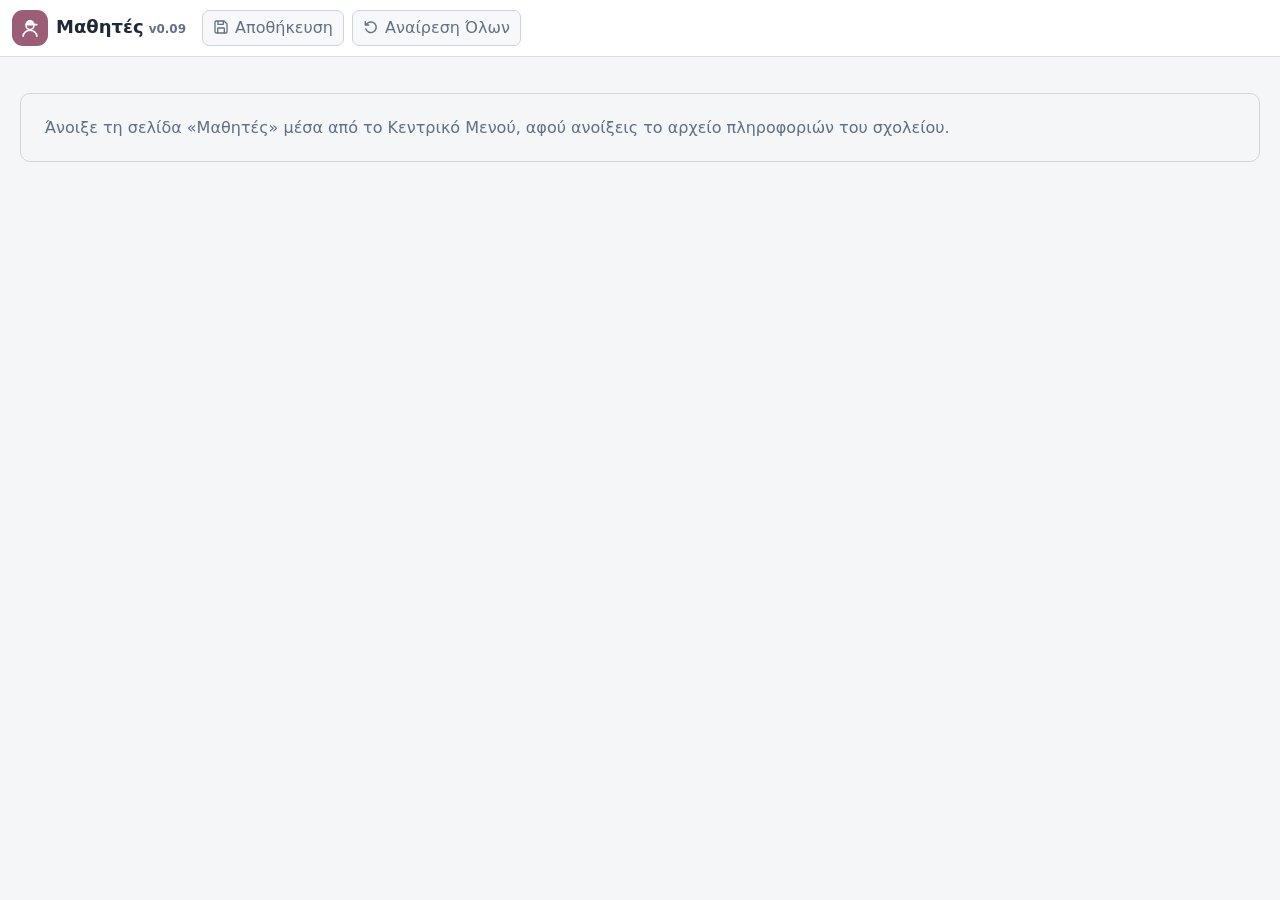
<file: school_students.html>
<!doctype html><html lang="el" class="subapp-page"><head><meta charset="utf-8"><meta name="viewport" content="width=device-width,initial-scale=1"><title>Μαθητές v0.09</title><link rel="stylesheet" href="_ui.css">
<link rel="stylesheet" href="_subapp.css">
<style>
/* Μαθητές: layout of the list and the details. Shared appearance: _ui.css and _subapp.css. */
/* --st-* : colours whose meaning exists only in this list (newly added students). */
:root{--st-added-text:#2467c8}
.students-manager{display:grid;grid-template-columns:clamp(260px,34%,420px) minmax(0,1fr);grid-template-rows:minmax(0,1fr);gap:24px;flex:1;min-height:0}
.students-list-pane{display:flex;flex-direction:column;min-width:0;min-height:0;overflow:hidden}
.students-list-heading{display:flex;align-items:center;justify-content:space-between;gap:12px;margin-bottom:9px;flex:none}
.students-list-heading h3{margin:0;line-height:1.25}
.students-filter{display:flex;flex:none;margin-bottom:9px}
.students-filter select{flex:1;min-width:0}
.students-list{flex:1;overflow-y:auto;overflow-x:hidden;min-height:0;scrollbar-gutter:stable;overscroll-behavior:contain}
/* List row: the student, and on the right the class (in a grade) and the registry number. */
.students-list-item{display:flex;align-items:baseline;gap:10px}
.students-list-name{flex:1 1 auto;min-width:0;overflow:hidden;text-overflow:ellipsis;white-space:nowrap}
.students-list-side{flex:0 0 auto;font-size:12px;font-weight:400;font-style:normal;color:var(--school-ui-muted);white-space:nowrap}
.students-list-item.selected .students-list-side{color:var(--school-ui-label-text)}
.students-list-item.added{color:var(--st-added-text);font-style:italic}
.students-list-item.updated{font-style:italic}
.students-list-item.invalid .students-list-name{color:var(--school-ui-error)}
.students-limit-warning{flex:none;margin-top:8px}
.students-empty{height:auto;min-height:100%}
.students-empty .students-empty-actions{display:flex;flex-wrap:wrap;justify-content:center;gap:8px}
.students-details{container-type:inline-size;padding-right:2px}
.students-value{min-width:0}
.students-adym{display:grid;grid-template-columns:minmax(0,1fr) 110px;gap:8px;align-items:center}
.students-adym input{min-width:0;width:100%}
.students-adym .ui-status-button{width:100%}
.students-adym-note{grid-column:1 / -1;margin:0}
@container (min-width:620px){
  .students-fields>.field{display:grid;grid-template-columns:215px minmax(0,1fr);align-items:center;gap:0 18px;margin:0!important;padding:12px 16px}
  .students-fields .field>label{padding-right:12px;grid-column:1;grid-row:1}
  .students-fields .students-value{display:contents}
  .students-fields .students-value>:is(input,select,.students-adym){grid-column:2;grid-row:1}
  .students-fields .students-value>p{grid-column:2}
}
/* Import dialogs. */
.students-import-pane{display:grid;gap:10px;margin-top:4px}
.students-import-pane p{margin:0}
.students-import-pane ul{margin:0;padding-left:20px}
.students-import-row{display:grid;grid-template-columns:repeat(auto-fit,minmax(180px,1fr));gap:10px}
.students-import-row label{display:grid;gap:4px;font-size:13px;font-weight:600}
.students-import-list{display:grid;gap:2px;max-height:min(40vh,340px);overflow:auto;padding:6px 10px;border:1px solid var(--school-ui-border);border-radius:8px}
.students-import-list label{display:flex;align-items:baseline;gap:8px;cursor:pointer;font-weight:400}
.students-import-list input{margin:0;accent-color:var(--school-ui-focus)}
.students-import-list .students-list-side{margin-left:auto}
.students-import-tools{display:flex;flex-wrap:wrap;gap:8px}
.students-import-note{font-size:12px;color:var(--school-ui-muted)}
@media(max-width:650px){
  .students-manager{grid-template-columns:1fr;grid-template-rows:auto auto;gap:12px;min-height:0;--subapp-stacked:1}
  .students-list-pane{max-height:calc(100dvh - var(--subapp-header-height,110px) - 32px);overflow:visible}
  .students-list{min-height:220px}
}
</style></head><body><header class="page-head"><div class="toolbar-brand"><h1><button class="brand-menu" type="button" aria-label="Μαθητές — άνοιγμα κεντρικού μενού" title="Άνοιγμα κεντρικού μενού"><span class="app-mark" data-app-icon="students" aria-hidden="true"></span><span class="brand-text"><span>Μαθητές</span><span class="small version">v0.09</span></span></button></h1></div><button id="saveStudents" class="save-main" type="button" disabled>Αποθήκευση</button><button id="cancelStudents" type="button" disabled>Αναίρεση Όλων</button><div class="header-right"><span id="studentsSchoolYear" class="school-year-indicator" hidden><span>Σχολικό έτος:</span> <span id="studentsSchoolYearValue"></span></span></div></header><main id="students-root" class="page-main"><p class="connection subapp-connection">Άνοιξε τη σελίδα «Μαθητές» μέσα από το Κεντρικό Μενού, αφού ανοίξεις το αρχείο πληροφοριών του σχολείου.</p></main><script src="_ui.js"></script>
<script src="_data.js"></script>
<script src="_data_timetable.js"></script>
<script src="_data_oloimero.js"></script>
<script src="_data_documents.js"></script>
<script>
(() => {
'use strict';
// Μαθητές του σχολικού έτους (studentsByYear[year].students = [{id, registryNumber, lastName, firstName,
// fatherName, classId, adymDate}]). Το classId είναι το id ενός τμήματος των «Τμημάτων». Ο Αριθμός Μητρώου δεν
// είναι μοναδικός· ταυτότητα είναι μόνο το id, που μένει ίδιο σε όλα τα έτη (studentId στις άλλες εφαρμογές).
// Ίδιος μαθητής στις εισαγωγές: ίδιος Αριθμός Μητρώου, επώνυμο και όνομα (SchoolStudents.sameStudent).
// Η λίστα δείχνει κάθε φορά ένα τμήμα ή μία τάξη. Η κατάσταση του ΑΔΥΜ υπολογίζεται (SchoolStudents.adymStatus).
// Οι μαθητές μπαίνουν μόνο σε τμήματα Γενικής Παιδείας (με grade και number, SchoolClasses του _data.js). Οι τάξεις,
// η προαγωγή και το ΑΔΥΜ υπολογίζονται από την εγγραφή του τμήματος. Οι εισαγωγές βρίσκουν ή δημιουργούν τα τμήματα με
// το SchoolClasses.resolver, πάνω στα αποθηκευμένα και στα νέα τμήματα της σελίδας· στο host στέλνονται με την
// αποθήκευση (newClasses) μόνο τα νέα τμήματα που έχουν ακόμη μαθητές, και η «Αναίρεση Όλων» τα σβήνει.
const S = SchoolStudents, C = SchoolClasses, Selection = schoolListSelection;
const $ = id => document.getElementById(id), root = $('students-root');

let context = null, schoolYear = '', dirty = false, saving = false, editing = false;
let saved = [], draft = [], savedClasses = [], newClasses = [], filter = '';
let selectedId = '', anchorId = '';
const selectedIds = new Set();
// Temporary markers of the list (not saved): id → 'added' | 'updated'.
const markers = new Map();
// ΑΔΥΜ text that is not a valid date yet: id → text (the record keeps only a valid date or '').
const dateTexts = new Map();
let lastDetailFocus = '';

// ---- Model ----
const clean = value => String(value ?? '').replace(/\s+/g, ' ').trim();
// All the classes of the year (saved and new ones of the page); the students go only in Γενικής Παιδείας ones.
const classes = () => [...savedClasses, ...newClasses];
const sortedClasses = () => C.sort(classes()).filter(C.isGeneral);
const classById = id => classes().find(item => item.id === id && C.isGeneral(item)) || null;
const className = student => classById(student?.classId)?.name || '';
const classOf = student => classById(student?.classId);
// Order of a student's class in the list of classes (for sorting); a student without a class goes to the end.
const classOrder = student => { const index = sortedClasses().findIndex(item => item.id === student?.classId); return index < 0 ? Infinity : index; };
const byId = id => draft.find(item => item.id === id) || null;
const savedById = id => saved.find(item => item.id === id) || null;
const fullName = student => [clean(student?.lastName), clean(student?.firstName)].filter(Boolean).join(' ');
const nameLabel = student => fullName(student) || '(χωρίς όνομα)';
const studentsWord = count => count === 1 ? '1 μαθητής' : count + ' μαθητές';
const studentsWordAcc = count => count === 1 ? '1 μαθητή' : count + ' μαθητές';
const limit = () => Number.isInteger(context?.limits?.students) ? context.limits.students : 1000;
const classLimit = () => Number.isInteger(context?.limits?.classes) ? context.limits.classes : 50;
const warnAt = () => Math.ceil(limit() * (Number(context?.limits?.warnRatio) || 0.9));

// Filter: 'class:<id>' or 'grade:<Α|Β|…|Στ>'.
function filterOptions() {
  return C.grades(classes()).map(grade => ({grade, classes: grade.classes}));
}
function validFilter(value) {
  const [kind, key] = String(value).split(/:(.*)/s);
  if (kind === 'class') return !!classById(key);
  if (kind === 'grade') return filterOptions().some(item => item.grade.grade === key);
  return false;
}
function defaultFilter() { const first = sortedClasses()[0]; return first ? 'class:' + first.id : ''; }
function inFilter(student, value = filter) {
  const [kind, key] = String(value).split(/:(.*)/s);
  if (kind === 'class') return student.classId === key;
  if (kind === 'grade') return S.classGrade(classOf(student))?.grade === key;
  return false;
}
// The class where «Προσθήκη» puts a new student: the class shown, or the first class of the grade shown.
function targetClassId() {
  const [kind, key] = String(filter).split(/:(.*)/s);
  if (kind === 'class') return classById(key)?.id || '';
  if (kind === 'grade') return filterOptions().find(item => item.grade.grade === key)?.classes[0]?.id || '';
  return '';
}
const filterLabel = (value = filter) => {
  const [kind, key] = String(value).split(/:(.*)/s);
  if (kind === 'class') return 'το ' + (classById(key)?.name || '');
  const grade = filterOptions().find(item => item.grade.grade === key)?.grade;
  return grade ? 'την ' + grade.label + ' τάξη' : '';
};
const shown = () => draft.filter(student => inFilter(student)).sort(S.compare);

// Problems that prevent saving: {field: message}.
function studentErrors(student) {
  const errors = {};
  if (!clean(student.registryNumber)) errors.registryNumber = 'Ο Αριθμός Μητρώου είναι υποχρεωτικός.';
  else if (clean(student.registryNumber).length > 30) errors.registryNumber = 'Ο Αριθμός Μητρώου έχει έως 30 χαρακτήρες.';
  if (!clean(student.lastName)) errors.lastName = 'Το επώνυμο είναι υποχρεωτικό.';
  if (!clean(student.firstName)) errors.firstName = 'Το όνομα είναι υποχρεωτικό.';
  if (!classById(student.classId)) errors.classId = 'Επίλεξε τμήμα.';
  if (dateTexts.has(student.id)) errors.adymDate = 'Γράψε την ημερομηνία ως ηη/μμ/εεεε, π.χ. 15/09/2026.';
  return errors;
}
const hasErrors = student => Object.keys(studentErrors(student)).length > 0;
// The same registry number in other students of the year: a warning only (it can happen).
function registryWarning(student) {
  const number = clean(student.registryNumber);
  if (!number) return '';
  const others = draft.filter(other => other !== student && clean(other.registryNumber) === number);
  if (!others.length) return '';
  return `Ο Αριθμός Μητρώου ${number} υπάρχει και σε: ${others.map(other => `${nameLabel(other)} (${className(other) || 'χωρίς τμήμα'})`).join(', ')}.`;
}
function cleanRecord(student) {
  const {...record} = student;
  for (const key of ['registryNumber', 'lastName', 'firstName', 'fatherName']) record[key] = clean(record[key]);
  record.adymDate = SchoolDate.valid(record.adymDate) ? record.adymDate : '';
  return record;
}

// ---- State ----
function refreshSaveButtons() { for (const id of ['saveStudents', 'cancelStudents']) $(id).disabled = saving || !dirty; }
function setDirty(value) { dirty = value; $('saveStudents').classList.toggle('dirty', value); schoolHost.post({type: 'school-students:dirty', dirty: value}); refreshSaveButtons(); }
function markChanged(student, kind = 'updated') { if (markers.get(student.id) !== 'added') markers.set(student.id, kind); setDirty(true); }
function setBusy(value) { saving = value; root.classList.toggle('busy', value); root.setAttribute('aria-busy', String(value)); const button = $('importStudents'); if (button) button.disabled = value; refreshSaveButtons(); }
function setSummary(message, error = false) { const summary = $('studentsSummary'); if (!summary) return; summary.textContent = message; summary.classList.toggle('error', error); }
function select(id, ids = [id]) { selectedId = id || ''; anchorId = selectedId; selectedIds.clear(); for (const item of ids) if (item) selectedIds.add(item); }
const rowOf = id => $('studentsList')?.querySelector(`[data-id="${CSS.escape(id)}"]`);

schoolHost.on('school-students:context', message => {
  if (dirty || saving) return;
  context = message.context; schoolYear = context.school.year;
  saved = structuredClone(Array.isArray(context.students) ? context.students : []);
  savedClasses = structuredClone(Array.isArray(context.classes) ? context.classes : []);
  draft = structuredClone(saved); newClasses = []; markers.clear(); dateTexts.clear();
  if (!validFilter(filter)) filter = defaultFilter();
  select(shown()[0]?.id || '');
  openManager();
});

// ---- Layout ----
function openManager() {
  $('studentsSchoolYearValue').textContent = schoolYear; $('studentsSchoolYear').hidden = !schoolYear;
  root.innerHTML = `<div class="students-manager"><section class="students-list-pane subapp-list-pane"><div class="students-list-heading subapp-list-heading"><h3 id="studentsTitle">Μαθητές (0)</h3><div class="subapp-transfer-actions" role="group" aria-label="Εισαγωγή μαθητών"><button id="importStudents" type="button" title="Εισαγωγή μαθητών από CSV ή από παλαιότερο σχολικό έτος" aria-label="Εισαγωγή μαθητών">${schoolIcon('import')}</button></div></div><div class="students-filter"><select id="studentsFilter" aria-label="Τμήμα ή τάξη της λίστας"></select></div><div id="studentsList" class="students-list subapp-list" tabindex="0" role="listbox" aria-multiselectable="true" aria-label="Λίστα μαθητών"></div><div class="subapp-list-actions"><button id="addStudent" class="subapp-add-button" type="button">${schoolIconText('plus', 'Προσθήκη')}</button><button id="removeStudent" class="subapp-remove-button" type="button">Αφαίρεση</button></div><p id="studentsLimitWarning" class="students-limit-warning ui-validation-warning" role="status" hidden></p><div id="studentsSummary" class="subapp-notice" aria-live="polite">Διάλεξε τμήμα ή τάξη πάνω από τη λίστα. Μπορείς να επιλέξεις πολλούς με Ctrl/Cmd+κλικ ή εύρος με Shift+κλικ.</div></section><section id="studentDetails" class="students-details subapp-side-pane"></section></div>`;
  $('studentDetails').addEventListener('focusin', event => { lastDetailFocus = event.target.matches('input,select') ? event.target.id : ''; });
  $('importStudents').onclick = chooseImport;
  $('addStudent').onclick = addStudent;
  $('removeStudent').onclick = removeSelected;
  $('saveStudents').onclick = save;
  $('cancelStudents').onclick = undoAll;
  $('studentsFilter').onchange = event => { filter = event.target.value; select(shown()[0]?.id || ''); render(); };
  $('studentsList').onpointerdown = event => { if (event.target === $('studentsList')) $('studentsList').focus(); };
  $('studentsList').onkeydown = event => {
    const order = shown().map(item => item.id);
    if (!Selection.isSelectAll(event) || !order.length || saving) return;
    event.preventDefault(); event.stopPropagation();
    const focused = document.activeElement?.dataset?.id;
    selectedIds.clear(); order.forEach(id => selectedIds.add(id));
    if (!selectedId) selectedId = order[0]; anchorId = selectedId;
    const list = $('studentsList'), scroll = list.scrollTop;
    renderList();
    (focused ? rowOf(focused) : list)?.focus({preventScroll: true});
    list.scrollTop = scroll;
  };
  refreshSaveButtons();
  render();
}

function render() { renderFilter(); renderList(); renderDetails(); }

function renderFilter() {
  const field = $('studentsFilter'), options = filterOptions();
  field.replaceChildren();
  field.disabled = !options.length;
  if (!options.length) { field.append(new Option('Δεν υπάρχουν τμήματα', '')); return; }
  const count = predicate => draft.filter(predicate).length;
  const grades = document.createElement('optgroup'); grades.label = 'Τάξεις';
  const sections = document.createElement('optgroup'); sections.label = 'Τμήματα';
  for (const {grade, classes: list} of options) {
    grades.append(new Option(`${grade.label} τάξη (${count(student => S.classGrade(classOf(student))?.grade === grade.grade)})`, 'grade:' + grade.grade));
    for (const item of list) sections.append(new Option(`${item.name} (${count(student => student.classId === item.id)})`, 'class:' + item.id));
  }
  field.append(sections, grades);
  field.value = filter;
}

function renderList() {
  const list = $('studentsList'), order = shown(), ids = order.map(item => item.id), grade = filter.startsWith('grade:');
  $('studentsTitle').textContent = `Μαθητές (${draft.length})`;
  refreshListButtons();
  list.innerHTML = '';
  if (!order.length) {
    list.removeAttribute('role');
    const years = context.previousYears || [];
    const message = !classes().length ? 'Δεν υπάρχουν τμήματα και μαθητές για το σχολικό έτος.' : !draft.length ? 'Δεν έχουν καταχωριστεί μαθητές.' : `Δεν υπάρχουν μαθητές στ${filterLabel()}.`;
    const help = !draft.length ? 'Φέρε τους μαθητές από το CSV του myschool ή από παλαιότερο σχολικό έτος. Τα τμήματα που λείπουν δημιουργούνται μαζί με την εισαγωγή.' : 'Πάτησε «Προσθήκη» ή φέρε μαθητές με το κουμπί εισαγωγής πάνω από τη λίστα.';
    list.innerHTML = `<div class="students-empty subapp-empty subapp-empty-stack"><p>${schoolEscape(message)}</p>${!draft.length ? `<div class="students-empty-actions"><button id="studentsEmptyCsv" type="button" class="primary">Εισαγωγή από CSV…</button>${years.length ? '<button id="studentsEmptyYear" type="button" class="primary">Εισαγωγή από παλαιότερο έτος…</button>' : ''}</div>` : ''}<span class="helper ui-helper">${schoolEscape(help)}</span></div>`;
    if ($('studentsEmptyCsv')) $('studentsEmptyCsv').onclick = importFromCsv;
    if ($('studentsEmptyYear')) $('studentsEmptyYear').onclick = importAllFromYear;
    return;
  }
  list.setAttribute('role', 'listbox');
  for (const [index, student] of order.entries()) {
    const row = document.createElement('button'), selected = selectedIds.has(student.id), marker = markers.get(student.id);
    row.type = 'button'; row.dataset.id = student.id;
    row.className = 'students-list-item subapp-list-item' + (selected ? ' selected' : '') + (marker ? ' ' + marker : '') + (hasErrors(student) ? ' invalid' : '');
    row.setAttribute('role', 'option'); row.setAttribute('aria-selected', String(selected));
    row.tabIndex = student.id === selectedId ? 0 : -1;
    // The number of the row in the list shown, in the text of the name as in Προσωπικό (computed, not saved).
    const name = document.createElement('span'); name.className = 'students-list-name'; name.textContent = `${index + 1}. ${nameLabel(student)}`; row.dataset.number = String(index + 1);
    const side = document.createElement('span'); side.className = 'students-list-side';
    const registry = clean(student.registryNumber);
    side.textContent = [grade ? className(student) : '', registry ? 'Α.Μ. ' + registry : ''].filter(Boolean).join(' · ');
    row.append(name, side);
    row.title = nameLabel(student) + (clean(student.fatherName) ? ' του ' + clean(student.fatherName) : '') + (registry ? ' — Α.Μ. ' + registry : '');
    row.onclick = event => {
      const next = Selection.click(ids, selectedIds, anchorId, student.id, event);
      selectedId = student.id; selectedIds.clear(); next.selected.forEach(id => selectedIds.add(id)); anchorId = next.anchor;
      renderList(); renderDetails(); rowOf(student.id)?.focus();
    };
    row.onkeydown = event => {
      if (event.key !== 'ArrowUp' && event.key !== 'ArrowDown') return;
      event.preventDefault();
      const next = Selection.step(ids, new Set([student.id]), student.id, event.key === 'ArrowUp' ? -1 : 1).anchor;
      select(next); renderList(); renderDetails(); rowOf(next)?.focus();
    };
    list.append(row);
  }
}

// The buttons under the list, without redrawing it (so the focus stays where it is).
function refreshListButtons() {
  if (!$('removeStudent')) return;
  const count = [...selectedIds].filter(id => byId(id)).length;
  $('removeStudent').textContent = count > 1 ? `Αφαίρεση (${count})` : 'Αφαίρεση';
  $('removeStudent').disabled = !count || saving;
  const target = targetClassId();
  $('addStudent').disabled = saving || !target || draft.length >= limit();
  $('addStudent').title = target ? 'Νέος μαθητής στο ' + (classById(target)?.name || '') : 'Χρειάζεται πρώτα ένα τμήμα (από τα «Τμήματα» ή από μια εισαγωγή).';
  const total = draft.length, max = limit(), warning = $('studentsLimitWarning');
  warning.hidden = total < warnAt();
  warning.textContent = total > max ? `Οι Μαθητές είναι ${total}, πάνω από το όριο των ${max} ανά σχολικό έτος. Η αποθήκευση δεν θα γίνει· αφαίρεσε όσους δεν χρειάζονται.`
    : total === max ? `Οι Μαθητές είναι ${total}, όσο το όριο των ${max} ανά σχολικό έτος. Δεν μπορούν να προστεθούν άλλοι.`
    : `Οι Μαθητές είναι ${total}· το όριο είναι ${max} ανά σχολικό έτος.`;
}

function renderDetails() {
  const detail = $('studentDetails'), student = byId(selectedId);
  if (!student || !inFilter(student)) { detail.innerHTML = '<div class="subapp-empty">Επίλεξε έναν μαθητή από τη λίστα για να δεις τα στοιχεία του.</div>'; return; }
  const value = key => schoolEscape(student[key] ?? '');
  const field = (id, label, key, extra = '') => `<div class="field ui-field"><label for="${id}">${label}</label><div class="students-value"><input id="${id}" type="text" data-key="${key}" ${extra} aria-describedby="${id}Error${key === 'registryNumber' ? ' ' + id + 'Warning' : ''}" value="${value(key)}"><p id="${id}Error" class="ui-validation-error" role="alert" hidden></p>${key === 'registryNumber' ? `<p id="${id}Warning" class="ui-validation-warning" role="status" hidden></p>` : ''}</div></div>`;
  const options = sortedClasses().map(item => `<option value="${schoolEscape(item.id)}" ${item.id === student.classId ? 'selected' : ''}>${schoolEscape(item.name)}</option>`).join('');
  const dateText = dateTexts.has(student.id) ? dateTexts.get(student.id) : SchoolDate.format(student.adymDate);
  detail.innerHTML = `<div class="subapp-pane-heading"><h3>Στοιχεία μαθητή</h3><button id="toggleStudentEdit" class="ui-toggle" type="button" aria-pressed="${editing}" aria-controls="studentFields">Επεξεργασία</button></div><fieldset id="studentFields" class="students-fields ui-fields subapp-record-fields" aria-label="Στοιχεία μαθητή" ${editing ? '' : 'disabled'}>${field('stRegistry', 'Αριθμός Μητρώου', 'registryNumber', 'maxlength="30" inputmode="numeric" required aria-required="true"')}${field('stLastName', 'Επώνυμο', 'lastName', 'maxlength="100" required aria-required="true"')}${field('stFirstName', 'Όνομα', 'firstName', 'maxlength="100" required aria-required="true"')}${field('stFatherName', 'Όνομα Πατέρα', 'fatherName', 'maxlength="100"')}<div class="field ui-field"><label for="stClass">Τμήμα</label><div class="students-value"><select id="stClass" aria-describedby="stClassError">${classById(student.classId) ? '' : '<option value="" selected>— Επίλεξε τμήμα —</option>'}${options}</select><p id="stClassError" class="ui-validation-error" role="alert" hidden></p></div></div><div class="field ui-field"><label for="stAdym">ΑΔΥΜ</label><div class="students-value"><div class="students-adym"><input id="stAdym" type="text" inputmode="numeric" placeholder="ηη/μμ/εεεε" maxlength="10" aria-describedby="stAdymError stAdymNote" value="${schoolEscape(dateText)}"><span id="stAdymStatus" class="ui-status-button" role="status"></span><p id="stAdymNote" class="students-adym-note ui-helper"></p></div><p id="stAdymError" class="ui-validation-error" role="alert" hidden></p></div></div></fieldset><p class="helper ui-helper">${editing ? 'Τα στοιχεία αποθηκεύονται στο κοινό αρχείο .data με την «Αποθήκευση».' : 'Πάτησε «Επεξεργασία» για να αλλάξεις τα στοιχεία του μαθητή.'}</p>`;
  for (const input of detail.querySelectorAll('input[data-key]')) {
    input.oninput = () => { student[input.dataset.key] = input.value; markChanged(student); refreshFields(); refreshRow(student); };
    input.onchange = () => { const text = clean(input.value); if (text !== input.value) { input.value = text; student[input.dataset.key] = text; } refreshFields(); renderList(); rowOf(student.id)?.scrollIntoView({block: 'nearest'}); };
  }
  $('stClass').onchange = event => moveTo(student, event.target.value);
  const adym = $('stAdym');
  adym.oninput = () => {
    const text = adym.value.trim(), iso = SchoolDate.parse(text);
    if (!text) { dateTexts.delete(student.id); student.adymDate = ''; }
    else if (iso) { dateTexts.delete(student.id); student.adymDate = iso; }
    else dateTexts.set(student.id, adym.value);
    markChanged(student); refreshFields(); refreshRow(student);
  };
  adym.onchange = () => { if (!dateTexts.has(student.id)) adym.value = SchoolDate.format(student.adymDate); };
  $('toggleStudentEdit').onclick = () => { editing = !editing; renderDetails(); if (editing) $('stRegistry').focus(); };
  refreshFields();
}

// Errors, warning and ΑΔΥΜ status of the selected student: they change while the user types.
function refreshFields() {
  const student = byId(selectedId);
  if (!student || !$('stRegistry')) return;
  const errors = studentErrors(student);
  for (const [id, key] of [['stRegistry', 'registryNumber'], ['stLastName', 'lastName'], ['stFirstName', 'firstName'], ['stClass', 'classId'], ['stAdym', 'adymDate']]) {
    const message = errors[key] || '', box = $(id + 'Error');
    box.textContent = message; box.hidden = !message; $(id).setAttribute('aria-invalid', String(!!message));
  }
  const warning = registryWarning(student);
  $('stRegistryWarning').textContent = warning; $('stRegistryWarning').hidden = !warning;
  const status = S.adymStatus(student.adymDate, classOf(student), schoolYear), badge = $('stAdymStatus');
  badge.innerHTML = schoolIconText(status.status === 'valid' ? 'check' : 'alert', status.label);
  badge.classList.toggle('is-approved', status.status === 'valid');
  badge.classList.toggle('is-alert', status.status !== 'valid');
  badge.title = 'Κατάσταση ΑΔΥΜ: ' + status.label;
  $('stAdymNote').textContent = status.requiredFrom ? `Για ${S.classGrade(classOf(student))?.label || ''} τάξη ισχύει ΑΔΥΜ με ημερομηνία από ${SchoolDate.format(status.requiredFrom)} και μετά.` : '';
}
// One row of the list, without redrawing it (so the focus stays in the field).
function refreshRow(student) {
  const row = rowOf(student.id);
  if (!row) return;
  row.classList.toggle('invalid', hasErrors(student));
  const marker = markers.get(student.id);
  row.classList.toggle('added', marker === 'added'); row.classList.toggle('updated', marker === 'updated');
  row.querySelector('.students-list-name').textContent = `${row.dataset.number}. ${nameLabel(student)}`;
}

// A new class for a student: when it leaves the list shown, the next student is selected.
function moveTo(student, classId) {
  if (!classById(classId) || student.classId === classId) return;
  const order = shown().map(item => item.id), index = order.indexOf(student.id);
  student.classId = classId; markChanged(student);
  if (inFilter(student)) { renderFilter(); renderList(); refreshFields(); return; }
  const rest = order.filter(id => id !== student.id);
  select(rest[Math.min(index, rest.length - 1)] || '');
  render();
  (selectedId ? rowOf(selectedId) : $('studentsList'))?.focus();
  setSummary(`Ο/Η ${nameLabel(student)} μεταφέρθηκε στο ${className(student)}. Πάτησε «Αποθήκευση».`);
}

// ---- Actions ----
function addStudent() {
  const classId = targetClassId();
  if (saving || !classId || draft.length >= limit()) return;
  const student = {id: crypto.randomUUID(), registryNumber: '', lastName: '', firstName: '', fatherName: '', classId, adymDate: ''};
  draft.push(student); markers.set(student.id, 'added'); setDirty(true);
  select(student.id); editing = true; render();
  rowOf(student.id)?.scrollIntoView({block: 'nearest'});
  $('stRegistry').focus();
  setSummary(`Νέος μαθητής στο ${classById(classId).name}.`);
}

// Confirmation for removed students used as tags (tagUsage) or scored in events of «Ποινές / Επιβραβεύσεις» of the
// Σχολικό Ημερολόγιο (scoreUsage), both from the saved data of the context: with the «Αποθήκευση» the host clears the
// tag references and the score entries of these students; the items, the events and the other scores stay. → true to go on.
const TAG_REMOVAL_SHOWN = 10;
function confirmTagRemoval(students) {
  const usesOf = (usage, student) => ((usage || {})[student.id] || []).filter(item => item?.count > 0);
  const tagsOf = student => usesOf(context?.tagUsage, student), scoresOf = student => usesOf(context?.scoreUsage, student);
  const used = students.filter(student => student.id && (tagsOf(student).length || scoresOf(student).length));
  if (!used.length) return Promise.resolve(true);
  const label = student => SchoolTags.studentLabel(student, classes());
  // full: «χρησιμοποιείται ως ετικέτα σε … και βαθμολογείται σε …»· brief (for the list): «ετικέτα σε …, βαθμολογία σε …».
  const usesText = (student, brief = false) => [
    tagsOf(student).length ? `${brief ? 'ετικέτα' : 'χρησιμοποιείται ως ετικέτα'} σε ${schoolTags.usageText(tagsOf(student))}` : '',
    scoresOf(student).length ? `${brief ? 'βαθμολογία' : 'βαθμολογείται'} σε ${schoolTags.usageText(scoresOf(student))}` : ''
  ].filter(Boolean).join(brief ? ', ' : ' και ');
  const anyTags = used.some(student => tagsOf(student).length), anyScores = used.some(student => scoresOf(student).length);
  const one = used.length === 1;
  const leaves = [anyTags ? (one ? 'η ετικέτα' : 'οι ετικέτες') : '', anyScores ? (one ? 'οι βαθμολογίες του/της στα συμβάντα' : 'οι βαθμολογίες τους στα συμβάντα') : ''].filter(Boolean).join(' και ');
  const stays = anyScores ? 'το περιεχόμενο, τα συμβάντα και οι βαθμολογίες των υπόλοιπων μένουν όπως είναι' : 'το περιεχόμενο μένει όπως είναι';
  const ending = `\n\nΜε την «Αποθήκευση» θα φύγ${leaves === 'η ετικέτα' ? 'ει' : 'ουν'} μόνο ${leaves}· ${stays}. Θέλεις να συνεχίσεις;`;
  let message;
  if (one) message = `Ο/Η μαθητής/τρια ${label(used[0])} ${usesText(used[0])}.${ending}`;
  else {
    const lines = used.slice(0, TAG_REMOVAL_SHOWN).map(student => `• ${label(student)}: ${usesText(student, true)}`);
    if (used.length > TAG_REMOVAL_SHOWN) lines.push(`… και ${used.length - TAG_REMOVAL_SHOWN} ακόμη`);
    message = `Οι παρακάτω μαθητές ${anyTags && anyScores ? 'χρησιμοποιούνται ως ετικέτες ή βαθμολογούνται σε συμβάντα' : anyTags ? 'χρησιμοποιούνται ως ετικέτες' : 'βαθμολογούνται σε Συμβάντα Ποινών / Επιβραβεύσεων'}:\n${lines.join('\n')}${ending}`;
  }
  return schoolConfirm(message, {title: one ? 'Αφαίρεση μαθητή' : 'Αφαίρεση μαθητών', accept: 'Αφαίρεση'});
}

async function removeSelected() {
  if (saving || !selectedIds.size) return;
  const removing = draft.filter(student => selectedIds.has(student.id));
  if (!removing.length) return;
  if (!(await confirmTagRemoval(removing))) return;
  // The page may have changed while the question was open (e.g. a save started): go on only with the same state.
  if (saving || removing.some(student => !draft.includes(student))) return;
  const order = shown().map(item => item.id), first = Math.min(...removing.map(student => order.indexOf(student.id)).filter(index => index >= 0));
  draft = draft.filter(student => !selectedIds.has(student.id));
  for (const student of removing) { markers.delete(student.id); dateTexts.delete(student.id); }
  const rest = order.filter(id => !selectedIds.has(id));
  select(rest[Math.min(first, rest.length - 1)] || '');
  setDirty(true); render();
  setSummary(`Αφαιρέθηκ${removing.length === 1 ? 'ε 1 μαθητής' : 'αν ' + removing.length + ' μαθητές'}. Πάτησε «Αποθήκευση».`);
}

// ---- Εισαγωγές ----
function chooseImport() {
  if (saving) return;
  const years = context.previousYears || [];
  return schoolChoiceDialog({
    title: 'Εισαγωγή μαθητών',
    content: ['Από πού θα έρθουν οι μαθητές; Τα τμήματα που λείπουν δημιουργούνται στα «Τμήματα» μαζί με την «Αποθήκευση».'],
    choices: [
      {label: 'Από το CSV μαθητών του myschool…', value: 'csv'},
      {label: years.length ? 'Όλοι από παλαιότερο σχολικό έτος (στην επόμενη τάξη)…' : 'Όλοι από παλαιότερο σχολικό έτος — δεν υπάρχουν μαθητές σε παλαιότερο έτος', value: 'year', disabled: !years.length},
      {label: years.length ? 'Μεμονωμένα από παλαιότερο σχολικό έτος…' : 'Μεμονωμένα από παλαιότερο σχολικό έτος — δεν υπάρχουν μαθητές σε παλαιότερο έτος', value: 'one', disabled: !years.length}
    ]
  }).then(choice => {
    if (choice === 'csv') return importFromCsv();
    if (choice === 'year') return importAllFromYear();
    if (choice === 'one') return importOneFromYear();
  });
}

const para = (text, className = '') => { const p = document.createElement('p'); p.textContent = text; if (className) p.className = className; return p; };
const bullets = items => { const ul = document.createElement('ul'); for (const text of items) { const li = document.createElement('li'); li.textContent = text; ul.append(li); } return ul; };
const exists = student => draft.some(other => other.id === student.id || S.sameStudent(other, student));
// The most recent record of the same student in an older year (to keep its id and ΑΔΥΜ), or null.
function earlierRecord(student) {
  for (const year of context.previousYears || []) {
    const found = year.students.find(other => S.sameStudent(other, student));
    if (found) return found;
  }
  return null;
}
// The classes of an import: those of the page (saved and new ones not saved yet); a missing Γενικής Παιδείας class
// is created (resolver.newClasses), within the limit of classes of the year (resolver.overLimit).
const classResolver = () => C.resolver(classes(), {limit: classLimit()});
const overLimitText = list => `Τα Τμήματα θα ξεπερνούσαν το όριο των ${classLimit()} ανά σχολικό έτος, και δεν δημιουργούνται τα τμήματα ${list.join(', ')}. Αφαίρεσε όσα τμήματα δεν χρειάζονται στα «Τμήματα».`;
function checkLimits(addedStudents) {
  if (draft.length + addedStudents > limit()) throw Error(`Μετά την εισαγωγή οι Μαθητές θα ήταν ${draft.length + addedStudents}, πάνω από το όριο των ${limit()} ανά σχολικό έτος.`);
}
// Puts the result of an import in the page: new classes, new students, changes. Selects the first new one.
function applyImport({created, added, changed, message}) {
  newClasses.push(...created);
  draft.push(...added);
  for (const student of added) markers.set(student.id, 'added');
  for (const student of changed) markChanged(student);
  setDirty(true);
  const first = added[0] || changed[0];
  if (first && !inFilter(first)) filter = 'class:' + first.classId;
  if (!validFilter(filter)) filter = defaultFilter();
  const firstShown = shown().find(student => added.includes(student) || changed.includes(student));
  select(firstShown?.id || shown()[0]?.id || '');
  render();
  if (selectedId) rowOf(selectedId)?.scrollIntoView({block: 'nearest'});
  setSummary(message);
}

// CSV of myschool: missing classes are created; students already in the list (same registry number and name)
// get the class and the spelling of the file, keeping their ΑΔΥΜ; the others are added (with the id and the ΑΔΥΜ
// of an older year, when the same student is there). Students that are not in the file stay as they are.
const fileCall = action => schoolHost.request('school-students:file', {action});
async function importFromCsv() {
  if (saving) return;
  let last = null;
  try { last = await fileCall('last'); } catch (error) { setSummary(error.message, true); return; }
  const load = async action => {
    const file = await fileCall(action);
    if (!file) throw Error('Δεν υπάρχει τελευταίο αρχείο CSV. Πάτησε «Επιλογή άλλου αρχείου CSV από τον δίσκο…».');
    return {name: file.name, result: S.parseCsv(file.text)};
  };
  const file = await schoolChoiceDialog({
    title: 'Εισαγωγή μαθητών από CSV',
    content: ['Επίλεξε το CSV «Γενικά στοιχεία μαθητών» του myschool. Στο επόμενο βήμα βλέπεις τι θα αλλάξει πριν από την εισαγωγή.'],
    choices: [
      {label: last ? 'Τελευταίο αρχείο CSV: ' + last.name : 'Δεν υπάρχει τελευταίο αρχείο CSV', disabled: !last, run: () => load('read')},
      {label: 'Επιλογή άλλου αρχείου CSV από τον δίσκο…', run: () => load('choose')}
    ]
  });
  if (!file) return;
  const parsed = file.result, resolver = classResolver(), added = [], updates = [], warnings = [...parsed.warnings], errors = [...parsed.errors];
  // A class of the file that is not a Γενικής Παιδείας class (only those have students) is an error: the import
  // does not happen until the CSV is corrected.
  if (errors.length) errors.push('Οι μαθητές μπαίνουν μόνο σε τμήματα Γενικής Παιδείας (τάξη και αριθμός, π.χ. «Α1»). Διόρθωσε το CSV και ξαναδοκίμασε την εισαγωγή.');
  if (parsed.ok) {
    if (parsed.year && parsed.year !== schoolYear) warnings.unshift(`Το αρχείο είναι για το σχολικό έτος ${parsed.year}, ενώ το τρέχον είναι ${schoolYear}.`);
    for (const group of parsed.classes) {
      if (!group.students.length) continue;
      const classId = resolver.resolve(group.name);
      if (!classId) continue;
      for (const row of group.students) {
        const current = draft.find(student => S.sameStudent(student, row));
        if (current) { updates.push({student: current, row, classId}); continue; }
        const sameNumber = draft.filter(student => clean(student.registryNumber) === row.registryNumber);
        if (sameNumber.length) warnings.push(`Ο Αριθμός Μητρώου ${row.registryNumber} του/της ${row.lastName} ${row.firstName} (${group.name}) υπάρχει ήδη σε: ${sameNumber.map(student => nameLabel(student)).join(', ')}. Με διαφορετικό όνομα εισάγεται ως άλλος μαθητής· αν είναι ο ίδιος, αφαίρεσε τον έναν από τους δύο.`);
        const earlier = earlierRecord(row);
        added.push({...(earlier ? structuredClone(earlier) : {}), id: earlier?.id || crypto.randomUUID(), ...row, classId, adymDate: SchoolDate.valid(earlier?.adymDate) ? earlier.adymDate : ''});
      }
    }
  }
  const created = resolver.newClasses;
  if (resolver.overLimit.length) errors.push(overLimitText(resolver.overLimit));
  const changed = updates.filter(({student, row, classId}) => student.classId !== classId || ['lastName', 'firstName', 'fatherName', 'registryNumber'].some(key => clean(student[key]) !== row[key]));
  const moved = changed.filter(({student, classId}) => student.classId !== classId);
  const matched = new Set(updates.map(item => item.student.id));
  const missing = draft.filter(student => !matched.has(student.id)).length;
  const pane = document.createElement('div'); pane.className = 'students-import-pane';
  pane.append(para(`Αρχείο: ${file.name}${parsed.year ? ' · σχολικό έτος ' + parsed.year : ''} · ${studentsWord(parsed.count)} σε ${parsed.classes.length} τμήματα.`));
  for (const text of errors) pane.append(para(text, 'ui-validation-error'));
  if (!errors.length) {
    const lines = [`Νέοι μαθητές: ${added.length}${added.some(item => earlierRecord(item)) ? ` (από αυτούς ${added.filter(item => earlierRecord(item)).length} βρέθηκαν σε παλαιότερο έτος και κρατούν το ΑΔΥΜ τους)` : ''}.`,
      `Υπάρχουν ήδη: ${updates.length}${changed.length ? `, από τους οποίους ενημερώνονται ${changed.length}${moved.length ? ` (${moved.length} αλλάζουν τμήμα)` : ''}` : ', χωρίς αλλαγές'}. Το ΑΔΥΜ τους δεν αλλάζει.`];
    if (created.length) lines.push(`Νέα τμήματα: ${created.map(item => item.name).join(', ')}.`);
    if (missing) lines.push(`${studentsWord(missing)} της λίστας δεν ${missing === 1 ? 'υπάρχει' : 'υπάρχουν'} στο αρχείο και ${missing === 1 ? 'μένει' : 'μένουν'} όπως ${missing === 1 ? 'είναι' : 'είναι'}.`);
    pane.append(bullets(lines));
    for (const text of warnings) pane.append(para(text, 'ui-validation-warning'));
    for (const text of parsed.info) pane.append(para(text, 'students-import-note'));
  }
  const accepted = await schoolChoiceDialog({
    title: 'Μαθητές από το CSV',
    content: [pane],
    actions: [
      {label: 'Ακύρωση'},
      {label: 'Εισαγωγή', accept: true, disabled: !!errors.length || !(added.length || changed.length), run: () => { checkLimits(added.length); return true; }}
    ]
  });
  if (!accepted) return;
  for (const {student, row, classId} of changed) Object.assign(student, row, {classId});
  applyImport({created, added, changed: changed.map(item => item.student), message: `Εισαγωγή από «${file.name}»: ${added.length} νέοι, ${changed.length} ενημερώθηκαν${created.length ? `, νέα τμήματα ${created.map(item => item.name).join(', ')}` : ''}. Πάτησε «Αποθήκευση».`});
}

// All students of an older year, one grade up with the same class number (Β2 → Γ2); the Στ' does not come over.
// Missing classes are created. Students already in the list are skipped. They keep their id and ΑΔΥΜ.
function planFromYear(source) {
  const resolver = classResolver(), added = [];
  let sixth = 0, present = 0, unknown = 0, blocked = 0;
  const perClass = new Map();
  for (const record of source.students) {
    const from = source.classes.find(item => item.id === record.classId);
    if (!S.classGrade(from)) { unknown++; continue; }
    const target = S.promotedClass(from);
    if (!target) { sixth++; continue; }
    if (exists(record)) { present++; continue; }
    const classId = resolver.resolve(target);
    if (!classId) { blocked++; continue; }
    added.push({...structuredClone(record), classId});
    perClass.set(classId, (perClass.get(classId) || 0) + 1);
  }
  // The classes of the summary, in the order of the classes (with the new ones).
  const order = C.sort(resolver.classes).filter(item => perClass.has(item.id));
  return {created: resolver.newClasses, overLimit: resolver.overLimit, added, sixth, present, unknown, blocked, perClass, order};
}
async function importAllFromYear() {
  if (saving) return;
  const years = context.previousYears || [];
  if (!years.length) return;
  const pane = document.createElement('div'); pane.className = 'students-import-pane';
  const label = document.createElement('label'); label.className = 'school-choice-field'; label.textContent = 'Σχολικό έτος';
  const field = document.createElement('select');
  for (const item of years) field.append(new Option(`${item.year} (${studentsWord(item.students.length)})`, item.year));
  label.append(field);
  const summary = document.createElement('div'); summary.className = 'students-import-pane';
  pane.append(label, summary);
  let plan = null, controls = null;
  const refresh = () => {
    const source = years.find(item => item.year === field.value);
    plan = planFromYear(source);
    summary.replaceChildren();
    const lines = [plan.added.length ? `Εισάγονται ${studentsWordAcc(plan.added.length)}: ${plan.order.map(item => `${item.name} ${plan.perClass.get(item.id)}`).join(', ')}.` : 'Δεν υπάρχουν μαθητές για εισαγωγή.'];
    if (plan.created.length) lines.push(`Νέα τμήματα: ${C.sort(plan.created).map(item => item.name).join(', ')}.`);
    if (plan.sixth) lines.push(`${studentsWord(plan.sixth)} της Στ' δεν εισάγ${plan.sixth === 1 ? 'εται' : 'ονται'}.`);
    if (plan.present) lines.push(`${studentsWord(plan.present)} υπάρχ${plan.present === 1 ? 'ει' : 'ουν'} ήδη στο ${schoolYear} και παραλείπ${plan.present === 1 ? 'εται' : 'ονται'}.`);
    if (plan.unknown) lines.push(`${studentsWord(plan.unknown)} χωρίς τμήμα στο ${source.year} δεν εισάγ${plan.unknown === 1 ? 'εται' : 'ονται'}.`);
    if (plan.overLimit.length) summary.append(para(overLimitText(plan.overLimit) + ` (${studentsWord(plan.blocked)} δεν θα έμπαιν${plan.blocked === 1 ? 'ε' : 'αν'} σε τμήμα.)`, 'ui-validation-error'));
    summary.append(bullets(lines), para('Κάθε μαθητής πηγαίνει στην επόμενη τάξη με τον ίδιο αριθμό τμήματος (π.χ. Β2 → Γ2) και κρατά το ΑΔΥΜ του.', 'students-import-note'));
    controls?.refresh();
  };
  field.onchange = refresh;
  refresh();
  const accepted = await schoolChoiceDialog({
    title: 'Όλοι οι μαθητές από παλαιότερο έτος',
    content: [pane],
    actions: [
      {label: 'Ακύρωση'},
      {label: 'Εισαγωγή', accept: true, get disabled() { return !plan?.added.length || !!plan.overLimit.length; }, run: () => { checkLimits(plan.added.length); return true; }}
    ],
    ready: dialogControls => { controls = dialogControls; }
  });
  if (!accepted) return;
  applyImport({created: plan.created, added: plan.added, changed: [], message: `Εισήχθησαν ${studentsWord(plan.added.length)} από το ${field.value}${plan.created.length ? `, με νέα τμήματα ${plan.created.map(item => item.name).join(', ')}` : ''}. Πάτησε «Αποθήκευση».`});
}

// Chosen students of one class of an older year, into a class of this year that the user picks (no default).
async function importOneFromYear() {
  if (saving) return;
  const years = context.previousYears || [];
  if (!years.length) return;
  if (!classes().length) { setSummary('Δεν υπάρχουν τμήματα στο τρέχον έτος. Πρόσθεσέ τα στα «Τμήματα» ή κάνε πρώτα μια μαζική εισαγωγή.', true); return; }
  const pane = document.createElement('div'); pane.className = 'students-import-pane';
  const row = document.createElement('div'); row.className = 'students-import-row';
  const labelled = (text, control) => { const label = document.createElement('label'); label.append(document.createTextNode(text), control); return label; };
  const yearField = document.createElement('select'), fromField = document.createElement('select'), toField = document.createElement('select');
  for (const item of years) yearField.append(new Option(item.year, item.year));
  toField.append(new Option('— Επίλεξε τμήμα —', ''));
  for (const item of sortedClasses()) toField.append(new Option(item.name, item.id));
  row.append(labelled('Σχολικό έτος', yearField), labelled('Τμήμα εκείνου του έτους', fromField), labelled(`Τμήμα στο ${schoolYear}`, toField));
  const tools = document.createElement('div'); tools.className = 'students-import-tools';
  const all = document.createElement('button'); all.type = 'button'; all.textContent = 'Επιλογή όλων';
  const none = document.createElement('button'); none.type = 'button'; none.textContent = 'Καμία';
  tools.append(all, none);
  const list = document.createElement('div'); list.className = 'students-import-list';
  const note = para('', 'students-import-note');
  pane.append(row, tools, list, note);
  let boxes = [], accept = null, controls = null;
  const source = () => years.find(item => item.year === yearField.value);
  const chosen = () => boxes.filter(box => box.checked).map(box => box.student);
  const refresh = () => { const count = chosen().length; if (accept) accept.textContent = count ? `Εισαγωγή (${count})` : 'Εισαγωγή'; controls?.refresh(); };
  const fillStudents = () => {
    const year = source(), from = fromField.value;
    const candidates = year.students.filter(student => student.classId === from && !exists(student)).sort(S.compare);
    const present = year.students.filter(student => student.classId === from).length - candidates.length;
    list.replaceChildren(); boxes = [];
    for (const student of candidates) {
      const label = document.createElement('label'), box = document.createElement('input');
      box.type = 'checkbox'; box.student = student;
      const side = document.createElement('span'); side.className = 'students-list-side'; side.textContent = clean(student.registryNumber) ? 'Α.Μ. ' + clean(student.registryNumber) : '';
      label.append(box, document.createTextNode(nameLabel(student) + (clean(student.fatherName) ? ' του ' + clean(student.fatherName) : '')), side);
      list.append(label); boxes.push(box);
    }
    if (!candidates.length) list.append(para('Όλοι οι μαθητές αυτού του τμήματος υπάρχουν ήδη στο τρέχον έτος.', 'students-import-note'));
    note.textContent = present ? `${studentsWord(present)} του τμήματος υπάρχ${present === 1 ? 'ει' : 'ουν'} ήδη στο ${schoolYear} και δεν φαίν${present === 1 ? 'εται' : 'ονται'}.` : '';
    refresh();
  };
  const fillClasses = () => {
    const year = source();
    fromField.replaceChildren();
    const used = C.sort(year.classes).filter(item => year.students.some(student => student.classId === item.id));
    for (const item of used) fromField.append(new Option(`${item.name} (${year.students.filter(student => student.classId === item.id).length})`, item.id));
    fillStudents();
  };
  yearField.onchange = fillClasses; fromField.onchange = fillStudents; toField.onchange = refresh;
  list.addEventListener('change', refresh);
  all.onclick = () => { for (const box of boxes) box.checked = true; refresh(); };
  none.onclick = () => { for (const box of boxes) box.checked = false; refresh(); };
  fillClasses();
  const picked = await schoolChoiceDialog({
    title: 'Μαθητές από παλαιότερο έτος',
    content: ['Διάλεξε το έτος και το τμήμα από όπου έρχονται, τους μαθητές και το τμήμα όπου θα μπουν φέτος.', pane],
    actions: [
      {label: 'Ακύρωση'},
      {label: 'Εισαγωγή', accept: true, get disabled() { return !chosen().length || !toField.value; }, run: () => { checkLimits(chosen().length); return {students: chosen(), classId: toField.value}; }}
    ],
    ready: dialogControls => { controls = dialogControls; accept = dialogControls.dialog.querySelector('.school-confirm-actions .confirm-accept'); refresh(); }
  });
  if (!picked) return;
  const added = picked.students.map(student => ({...structuredClone(student), classId: picked.classId}));
  applyImport({created: [], added, changed: [], message: `Εισήχθησαν ${studentsWord(added.length)} από το ${yearField.value} στο ${classById(picked.classId).name}. Πάτησε «Αποθήκευση».`});
}

// ---- Αποθήκευση και Αναίρεση Όλων ----
const fieldOf = {registryNumber: 'stRegistry', lastName: 'stLastName', firstName: 'stFirstName', classId: 'stClass', adymDate: 'stAdym'};
async function save() {
  if (saving || !dirty) return;
  const invalid = draft.slice().sort((a, b) => classOrder(a) - classOrder(b) || S.compare(a, b)).find(hasErrors);
  if (invalid) {
    if (!inFilter(invalid)) filter = classById(invalid.classId) ? 'class:' + invalid.classId : filter;
    select(invalid.id); editing = true; render();
    rowOf(invalid.id)?.scrollIntoView({block: 'nearest'});
    const [key, message] = Object.entries(studentErrors(invalid))[0];
    $(fieldOf[key])?.focus();
    setSummary(`Διόρθωσε τα στοιχεία του/της ${nameLabel(invalid)} πριν από την αποθήκευση: ${message}`, true);
    return;
  }
  if (draft.length > limit()) { setSummary(`Οι Μαθητές είναι ${draft.length}, πάνω από το όριο των ${limit()} ανά σχολικό έτος. Αφαίρεσε όσους δεν χρειάζονται.`, true); return; }
  const students = draft.slice().sort(S.compare).map(cleanRecord);
  // Only the new classes that still have students go to the host (an import whose students were removed or moved
  // leaves its new classes unused).
  const usedClasses = newClasses.filter(item => draft.some(student => student.classId === item.id));
  const focusId = lastDetailFocus;
  setBusy(true); setSummary('Αποθήκευση στο κοινό αρχείο…');
  try {
    context = await schoolHost.request('school-students:save', {revision: context.revision, year: schoolYear, students, newClasses: usedClasses}, {timeoutMessage: 'Δεν επιβεβαιώθηκε η αποθήκευση. Οι αλλαγές σου παραμένουν στη σελίδα.'});
    saved = structuredClone(Array.isArray(context.students) ? context.students : []);
    savedClasses = structuredClone(Array.isArray(context.classes) ? context.classes : []); newClasses = [];
    // The records keep their place: update them in place, so the selection and the details stay.
    const fresh = new Map(saved.map(item => [item.id, item]));
    draft = draft.map(item => { const value = fresh.get(item.id); if (!value) return item; for (const key of Object.keys(item)) delete item[key]; return Object.assign(item, structuredClone(value)); });
    markers.clear();
    const list = $('studentsList'), scroll = list.scrollTop;
    setDirty(false);
    if (!validFilter(filter)) filter = defaultFilter();
    renderFilter(); renderList(); refreshFields();
    for (const input of $('studentDetails').querySelectorAll('input[data-key]')) { const student = byId(selectedId); if (student && input.value !== String(student[input.dataset.key] ?? '')) input.value = student[input.dataset.key] ?? ''; }
    list.scrollTop = scroll;
    setSummary('Οι μαθητές αποθηκεύτηκαν στο κοινό αρχείο .data.');
    const field = focusId ? $(focusId) : null;
    if (field && !field.disabled) field.focus({preventScroll: true});
  } catch (error) { setSummary(error.message, true); }
  finally { setBusy(false); refreshListButtons(); }
}

async function undoAll() {
  if (saving || !dirty) return;
  if (!(await schoolConfirm('Να απορριφθούν οι αλλαγές των μαθητών που δεν αποθηκεύτηκαν;', {title: 'Μη αποθηκευμένες αλλαγές', accept: 'Απόρριψη αλλαγών'}))) return;
  const keepIds = new Set(selectedIds), currentId = selectedId, focusId = lastDetailFocus;
  const list = $('studentsList'), scroll = list.scrollTop, details = $('studentDetails'), detailScroll = details.scrollTop;
  // Restore the saved records without losing the selection; a student that existed only in the changes goes away.
  const existing = new Map(draft.map(item => [item.id, item]));
  draft = saved.map(value => { const item = existing.get(value.id); if (!item) return structuredClone(value); for (const key of Object.keys(item)) delete item[key]; return Object.assign(item, structuredClone(value)); });
  newClasses = []; markers.clear(); dateTexts.clear(); setDirty(false);
  const current = byId(currentId);
  if (!validFilter(filter)) filter = defaultFilter();
  if (current && !inFilter(current) && classById(current.classId)) filter = 'class:' + current.classId;
  if (current) select(currentId, [...keepIds].filter(id => byId(id) && inFilter(byId(id))));
  else select(shown()[0]?.id || '');
  render();
  list.scrollTop = scroll; details.scrollTop = detailScroll;
  if (selectedId !== currentId && selectedId) rowOf(selectedId)?.scrollIntoView({block: 'nearest'});
  if (selectedId === currentId && focusId) { const field = $(focusId); if (field && !field.disabled) field.focus({preventScroll: true}); }
  setSummary('Οι μη αποθηκευμένες αλλαγές απορρίφθηκαν.');
}

schoolHost.post({type: 'school-students:ready'});
})();
</script></body></html>
</file>
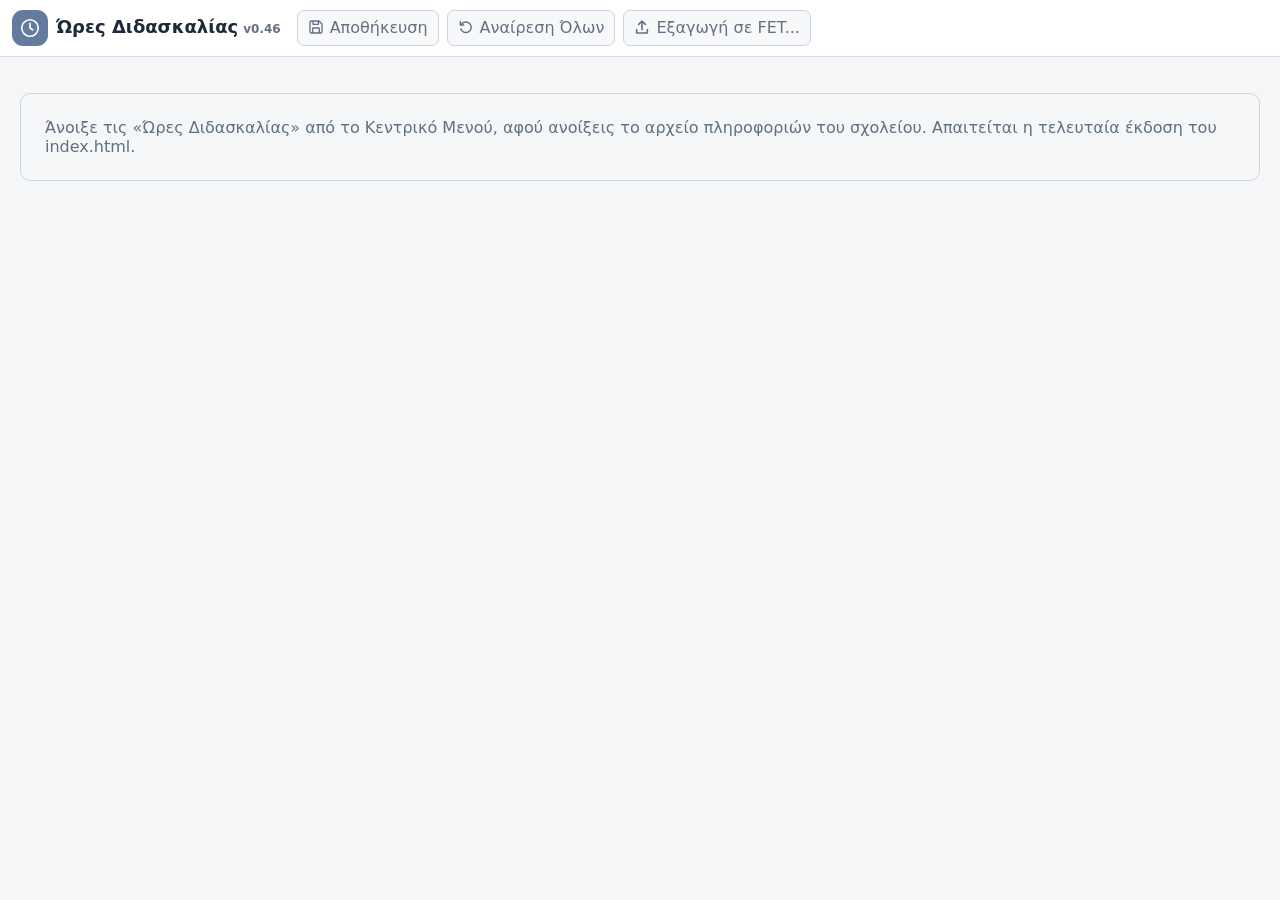
<file: teaching_hours.html>
<!doctype html><html lang="el" class="subapp-page"><head><meta charset="utf-8"><meta name="viewport" content="width=device-width,initial-scale=1"><title>Ώρες Διδασκαλίας v0.46</title><link rel="stylesheet" href="_ui.css">
<link rel="stylesheet" href="_subapp.css">
<style>
/* ΩΔ-specific geometry and break rows. Shared appearance: _ui.css / _subapp.css. */
/* --th-* : colours whose meaning exists only in this table (row numbers, break rows). */
:root{--th-row-number:#6682a2;--th-break-bg:#f0f1f3;--th-break-text:#000}
.workspace{display:grid;grid-template-columns:minmax(460px,1.35fr) minmax(300px,.8fr);gap:24px;flex:1;min-height:0}
.hours-pane{display:flex;flex-direction:column;min-height:0;min-width:0}
.table-scroll{overflow:auto;min-height:0;flex:1;scrollbar-gutter:stable}
.hours-table{table-layout:fixed;min-width:640px}
.hours-table th{padding:7px 10px}
.hours-table td{padding:3px 10px}
.hours-table td:first-child{width:45px;color:var(--th-row-number)}
.hours-table th:first-child{width:44px}
.hours-table th:nth-child(2){width:230px}
.hours-table th:nth-child(2),.hours-table td:nth-child(2){padding-right:0}
.hours-table th:nth-child(3){width:170px}
.hours-table th:nth-child(3),.hours-table td:nth-child(3){padding-left:0}
.hours-table th:nth-child(4),.hours-table td:nth-child(4){padding-left:8px}
.hours-table input,.hours-table select{padding:3px 6px;line-height:1.25;min-height:26px}
.hours-table input[readonly]{pointer-events:none;cursor:default}
/* The hour name placeholder is visible only during editing. */
.hours-table tr:not(:has(input:focus,select:focus)) input::placeholder{color:transparent}
/* Breaks retain their category colour; selection uses the common selection colour. */
.hours-table tr.break-row{background:var(--th-break-bg);color:var(--th-break-text)}
.hours-table tr.break-row.selected{background:var(--school-ui-primary-bg);color:var(--school-ui-text)}
.hours-table tr.break-row td:first-child{color:var(--th-break-text)}
.hours-table tr.break-row.selected td:first-child{color:var(--th-row-number)}
.tags-content>p{line-height:1.55}
.tags-table th,.tags-table td{padding:8px 10px;line-height:1.35}
.tags-table th{width:44%}
/* FET tags look read-only; #6b6b6b keeps a contrast of at least 4.5:1, also on a selected row. */
.tags-table td{font-weight:400;color:#6b6b6b}
.hour-fet-tag{color:#6b6b6b;display:block;padding:3px 6px;min-height:26px;line-height:1.25;white-space:nowrap}
/* Category tags: 32px from the day tags. */
.category-tags-heading{margin-top:32px}
@media(min-width:851px){
 .workspace{grid-template-rows:auto minmax(0,1fr) auto auto;row-gap:0}
 .hours-pane,.tags-pane{display:grid;grid-template-rows:subgrid;grid-row:1 / span 4}
 .hours-pane{grid-column:1}.tags-pane{grid-column:2}
 .hours-heading,.tags-heading{grid-row:1;align-self:start}
 .hours-pane>.subapp-list-row{grid-row:2}
 .tags-content{grid-row:2 / span 3;min-height:0;overflow:auto}
 .hours-pane>.subapp-list-actions{grid-row:3}.hours-pane>.subapp-notice{grid-row:4}
}
@media(max-width:850px){
 .workspace{grid-template-columns:1fr;overflow:auto;--subapp-stacked:1}
 .hours-pane{min-height:400px;height:60dvh}
 .page-main{overflow:auto}
}
</style></head><body><header class="page-head"><div class="toolbar-brand"><h1><button class="brand-menu" type="button" title="Άνοιγμα κεντρικού μενού" aria-label="Ώρες Διδασκαλίας — άνοιγμα κεντρικού μενού"><span class="app-mark" data-app-icon="hours" aria-hidden="true"></span><span class="brand-text"><span>Ώρες Διδασκαλίας</span><span class="small version">v0.46</span></span></button></h1></div><button id="save" class="save-main" disabled>Αποθήκευση</button><button id="undo" disabled>Αναίρεση Όλων</button><button id="exportFet" disabled>Εξαγωγή σε FET...</button><div class="header-right"><span id="hoursSchoolYear" class="school-year-indicator" hidden><span>Σχολικό έτος:</span> <span id="hoursSchoolYearValue"></span></span></div></header><main id="root" class="page-main"><p class="subapp-connection">Άνοιξε τις «Ώρες Διδασκαλίας» από το Κεντρικό Μενού, αφού ανοίξεις το αρχείο πληροφοριών του σχολείου. Απαιτείται η τελευταία έκδοση του index.html.</p></main><script src="_ui.js"></script>
<script src="_data.js"></script>
<script src="_data_timetable.js"></script>
<script src="_data_oloimero.js"></script>
<script src="_data_documents.js"></script>
<script>
// A category owns one shared activity tag. Hour names remain independent of tags.
window.TeachingHoursModel=(()=>{
 const categories=[['early','Πρωϊνή Ζώνη'],['morning','Πρωϊνό'],['meal','Γεύμα'],['afternoon','Ολοήμερο'],['extended','Διευρυμένο'],['break','Διάλειμμα']];
 const weekdays=[['mon','Δευτέρα','ΔΕΥΤΕΡΑ'],['tue','Τρίτη','ΤΡΙΤΗ'],['wed','Τετάρτη','ΤΕΤΑΡΤΗ'],['thu','Πέμπτη','ΠΕΜΠΤΗ'],['fri','Παρασκευή','ΠΑΡΑΣΚΕΥΗ']];
 const defaultDayTags=()=>Object.fromEntries(weekdays.map(([key,label,upper])=>[key,'[ΗΜ_'+upper+']']));
 const defaults=()=>Object.fromEntries(categories.map(([k,label])=>[k,'['+label+']']));
 const {child,children:elements,text:value}=SchoolFet;
 const marker='SchApps:TeachingHours:';
 // Weekday names of FET files (D1–D5, Greek or English): the shared SchoolText.weekdayIndex of _data.js.
 const {weekdayIndex}=SchoolText;
 function updateTags(data){
  const counts={early:0,morning:0,meal:0,afternoon:0};
  for(const h of data.hours){
   switch(h.category){
    case 'early':h.fetTag='[ΩΡΑ_ΠΖ_'+(++counts.early) + ']';break;
    case 'morning':h.fetTag='[ΩΡΑ_ΠΡΝ_'+(++counts.morning) + ']';break;
    case 'meal':h.fetTag='[ΩΡΑ_ΓΕΥΜΑ_'+(++counts.meal) + ']';break;
    case 'afternoon':case 'extended':h.fetTag='[ΩΡΑ_ΟΛΟ_'+(++counts.afternoon) + ']';break;
    default:h.fetTag='';
   }
  }
  data.tags=defaults();data.dayTags=defaultDayTags();
  return data;
 }
 function normalize(data){return updateTags({hours:Array.isArray(data?.hours)?structuredClone(data.hours).map(h=>({...h,fetTag:h.fetTag??''})):[],tags:defaults(),dayTags:defaultDayTags()})}
 function validate(data,allowUnknown=false){
  if(!data||!Array.isArray(data.hours)||data.hours.length>2000)throw Error('Μη έγκυρος πίνακας ωρών.');
  const ids=new Set(),names=new Set(),tags=new Set();
  for(const h of data.hours){
   if(!h||typeof h.id!=='string'||!h.id||ids.has(h.id))throw Error('Μη έγκυρες ταυτότητες ωρών.');ids.add(h.id);
   if(typeof h.name!=='string'||!h.name.trim()||h.name.length>1000)throw Error('Συμπλήρωσε ένα όνομα ή χρονικό διάστημα σε κάθε ώρα.');
   if(names.has(h.name.trim()))throw Error('Το όνομα «'+h.name.trim()+'» χρησιμοποιείται σε περισσότερες από μία ώρες.');names.add(h.name.trim());
   if(h.fetTag!==undefined&&(typeof h.fetTag!=='string'||h.fetTag.length>1000))throw Error('Η ετικέτα FET κάθε ώρας πρέπει να έχει έως 1000 χαρακτήρες.');
   if(!categories.some(([key])=>key===h.category)&&!(allowUnknown&&h.category===''))throw Error('Διάλεξε χαρακτηρισμό για την ώρα «'+h.name+'».');
  }
  for(const [key,label] of categories){const tag=data.tags?.[key];if(typeof tag!=='string'||!tag.trim()||tag.length>1000)throw Error('Συμπλήρωσε ετικέτα FET για την κατηγορία «'+label+'».');if(tags.has(tag.trim()))throw Error('Κάθε κατηγορία χρειάζεται διαφορετική ετικέτα FET.');tags.add(tag.trim())}
  const dayTags=data.dayTags||defaultDayTags(),seenDays=new Set();
  for(const [key,label] of weekdays){const tag=dayTags[key];if(typeof tag!=='string'||!tag.trim()||tag.length>1000)throw Error('Συμπλήρωσε ετικέτα FET για την ημέρα «'+label+'».');if(seenDays.has(tag.trim()))throw Error('Κάθε ημέρα χρειάζεται διαφορετική ετικέτα FET.');seenDays.add(tag.trim())}
  return data;
 }
 function parse(xml){const doc=SchoolFet.parse(xml,{require:['Hours_List'],message:'Το αρχείο δεν είναι έγκυρο FET με πίνακα ωρών.'});const mode=value(doc.documentElement,'Mode');if(mode&&mode!=='Official')throw Error('Υποστηρίζεται η κανονική λειτουργία Official του FET.');return doc}
 function dayNames(doc){return elements(child(doc.documentElement,'Days_List')||doc.documentElement,'Day').map(d=>value(d,'Name')).filter(Boolean)}
 function globalSlots(n){return n.tagName==='ConstraintActivitiesPreferredTimeSlots'&&['Teacher','Students','Subject','Duration'].every(k=>!value(n,k))}
 function enabled(n){return value(n,'Active')!=='false'&&Number(value(n,'Weight_Percentage'))===100}
 function coverage(n,slotTag,days,names){
  const sets=new Map(days.map(day=>[day,new Set()]));
  for(const slot of elements(n,slotTag)){
   const d=value(slot,'Day'),h=value(slot,'Hour');
   for(const day of d?[d]:days)if(sets.has(day))for(const hour of h?[h]:names)sets.get(day).add(hour);
  }
  return sets;
 }
 function importFet(xml,tags,current=[]){
  const doc=parse(xml),days=dayNames(doc),nodes=elements(child(doc.documentElement,'Hours_List'),'Hour'),names=nodes.map(n=>value(n,'Name'));
  if(!days.length||!names.length||names.some(x=>!x)||new Set(names).size!==names.length)throw Error('Το FET έχει κενές ή διπλές ώρες ή δεν έχει ημέρες.');
  const constraints=child(doc.documentElement,'Time_Constraints_List'),all=constraints?[...constraints.children]:[],matches=new Map(names.map(n=>[n,[]]));
  for(const [category] of categories){
   const relevant=all.filter(n=>enabled(n)&&globalSlots(n)&&value(n,'Activity_Tag')===tags[category]?.trim());
   for(const name of names){if(relevant.length&&relevant.every(n=>[...coverage(n,'Preferred_Time_Slot',days,names).values()].every(set=>set.has(name))))matches.get(name).push(category)}
  }
  const breaks=all.filter(n=>n.tagName==='ConstraintBreakTimes'&&enabled(n)),breakSets=days.map(day=>new Set(breaks.flatMap(n=>[...coverage(n,'Break_Time',days,names).get(day)])));
  let unknown=0,ambiguous=0;
  const rows=nodes.map(n=>{const name=value(n,'Name'),options=matches.get(name);if(breakSets.length&&breakSets.every(set=>set.has(name))&&!options.includes('break'))options.push('break');const previous=current.find(h=>h.name.trim()===name);const time=name.replace(/[–—−]/g,'-').replace(/\s/g,'');const known=time==='07:15-08:00'?'early':time==='13:20-14:00'?'meal':'';let category=known||(options.length===1?options[0]:options.length>1?'':previous?.category||'');if(!category)unknown++;if(!known&&options.length>1)ambiguous++;return {id:previous?.id||crypto.randomUUID(),name,longName:value(n,'Long_Name'),category,fetName:name,fetTag:previous?.fetTag||''}});
  validate({hours:rows,tags},true);return {hours:updateTags({hours:rows,tags:defaults(),dayTags:defaultDayTags()}).hours,unknown,ambiguous};
 }
 function exportFet(xml,data,options={hours:true,tags:true,constraints:false}){
  const opts={hours:!!options.hours,tags:!!options.tags,constraints:!!options.constraints};
  if(!Object.values(opts).some(Boolean))throw Error('Επίλεξε τουλάχιστον ένα στοιχείο για εξαγωγή.');
  validate(data);if((opts.hours||opts.constraints)&&!data.hours.length)throw Error('Πρόσθεσε τουλάχιστον μία ώρα πριν από την εξαγωγή.');
  const doc=parse(xml),root=doc.documentElement;let days=dayNames(doc);if(!days.length)throw Error('Το FET δεν έχει ημέρες.');
  const make=(tag,text)=>{const n=doc.createElement(tag);if(text!==undefined)n.textContent=text;return n};
  const set=(node,tag,text)=>{let n=child(node,tag);if(!n){n=make(tag);node.append(n)}n.textContent=text};
  let constraints=child(root,'Time_Constraints_List');
  const ensureConstraints=()=>{if(!constraints){constraints=make('Time_Constraints_List');const space=child(root,'Space_Constraints_List');space?root.insertBefore(constraints,space):root.append(constraints)}return constraints};
  const list=child(root,'Hours_List'),oldNodes=elements(list,'Hour'),oldNames=oldNodes.map(n=>value(n,'Name')),finalNames=new Set(data.hours.map(h=>h.name.trim()));
  const rename=new Map(),claimed=new Set();let added=0,removed=0,tagCount=0,ruleCount=0,replacedRules=0;
  if(opts.constraints&&constraints){for(const n of [...constraints.children])if(n.tagName==='ConstraintActivitiesPreferredTimeSlots'&&value(n,'Comments').startsWith(marker+'tag:')){n.remove();replacedRules++}}
  if(opts.hours){
   if(constraints)for(const n of [...constraints.children])if(n.tagName==='ConstraintBreakTimes'&&value(n,'Active')!=='false')n.remove();
   const dayList=child(root,'Days_List'),oldDays=elements(dayList,'Day');
   const dayMap=new Map(),usedDays=new Set();
   oldDays.forEach((node,index)=>{const old=value(node,'Name');let mapped=weekdayIndex(old);if(mapped<0)mapped=weekdayIndex(value(node,'Long_Name'));if(mapped<0&&oldDays.length<=5)mapped=index;if(mapped>=0){const target='D'+(mapped+1);if(usedDays.has(target))throw Error('Πολλές ημέρες του FET αντιστοιχούν στην '+weekdays[mapped][1]+'. Διόρθωσε πρώτα τις ημέρες του FET.');usedDays.add(target);dayMap.set(old,target)}});
   for(const node of [...root.getElementsByTagName('*')])if(!node.children.length&&['Day','Preferred_Day','Starting_Day','Day_Name'].includes(node.tagName)&&!dayList.contains(node)&&node.textContent){const target=dayMap.get(node.textContent);if(!target)throw Error('Η ημέρα «'+node.textContent+'» χρησιμοποιείται σε περιορισμό του FET και δεν αντιστοιχεί σε Δευτέρα–Παρασκευή. Διόρθωσε πρώτα αυτόν τον περιορισμό.');node.textContent=target}
   const newDays=make('Days_List');newDays.append(make('Number_of_Days','5'));
   weekdays.forEach(([key,label],index)=>{const name='D'+(index+1),old=oldDays.find(n=>dayMap.get(value(n,'Name'))===name),node=old?old.cloneNode(true):make('Day');set(node,'Name',name);set(node,'Long_Name',label);newDays.append(node)});
   dayList.replaceWith(newDays);days=dayNames(doc);
   for(const h of data.hours){const name=h.name.trim();if(finalNames.has(h.fetName)&&h.fetName!==name)continue;if(h.fetName&&oldNames.includes(h.fetName)&&h.fetName!==name){if(claimed.has(h.fetName))throw Error('Αμφίβολη μετονομασία ώρας. Κάνε ξανά εισαγωγή από το συγκεκριμένο FET.');rename.set(h.fetName,name);claimed.add(h.fetName)}}
   const references=[...root.getElementsByTagName('*')].filter(n=>!n.children.length&&['Hour','Preferred_Hour','Starting_Hour','Start_Hour','End_Hour','Interval_Start_Hour','Interval_End_Hour'].includes(n.tagName)&&!list.contains(n)&&n.textContent);
   for(const n of references){const target=rename.get(n.textContent)||n.textContent;if(!finalNames.has(target))throw Error('Η ώρα «'+n.textContent+'» χρησιμοποιείται σε άλλον περιορισμό του FET. Διατήρησέ την ή διόρθωσε πρώτα τον περιορισμό στο FET.');n.textContent=target}
   const newList=make('Hours_List');newList.append(make('Number_of_Hours',String(data.hours.length)));
   for(const h of data.hours){const old=oldNodes.find(n=>value(n,'Name')===(h.fetName||h.name.trim())),node=old?old.cloneNode(true):make('Hour');set(node,'Name',h.name.trim());set(node,'Long_Name',h.longName||value(node,'Long_Name'));newList.append(node)}list.replaceWith(newList);
   added=data.hours.filter(h=>!oldNames.includes(h.fetName||h.name.trim())).length;removed=oldNames.filter(name=>!finalNames.has(name)&&!rename.has(name)).length;
   const breaks=data.hours.filter(h=>h.category==='break');if(breaks.length){const n=make('ConstraintBreakTimes');n.append(make('Weight_Percentage','100'),make('Number_of_Break_Times',String(days.length*breaks.length)));for(const day of days)for(const hour of breaks){const slot=make('Break_Time');slot.append(make('Day',day),make('Hour',hour.name.trim()));n.append(slot)}n.append(make('Active','true'),make('Comments',marker+'breaks'));ensureConstraints().append(n)}
  }
  const dayTags=data.dayTags||defaultDayTags();
  const allTags=new Set([...categories.map(([key])=>data.tags[key].trim()),...weekdays.map(([key])=>dayTags[key].trim()),...data.hours.map(h=>(h.fetTag||'').trim())].filter(Boolean));
  let tagList=child(root,'Activity_Tags_List');
  if(opts.tags){
   if(!tagList){tagList=make('Activity_Tags_List');const next=child(root,'Students_List')||child(root,'Activities_List')||child(root,'Time_Constraints_List')||child(root,'Space_Constraints_List');next?root.insertBefore(tagList,next):root.append(tagList)}
   for(const tag of allTags)if(!elements(tagList,'Activity_Tag').some(n=>value(n,'Name')===tag)){const n=make('Activity_Tag');n.append(make('Name',tag),make('Printable','true'),make('Comments',''));tagList.append(n);tagCount++}
  }
  if(opts.constraints){
   const availableHours=opts.hours?[...finalNames]:oldNames;
   for(const h of data.hours)if(!availableHours.includes(h.name.trim()))throw Error('Η ώρα «'+h.name+'» δεν υπάρχει στο FET. Επίλεξε και «Ώρες / Ημέρες» ή ενημέρωσε πρώτα τον πίνακα ωρών του FET.');
   const rules=new Map(),slotKey=(day,hour)=>JSON.stringify([day,hour]);
   const restrict=(tag,allowedDays,allowedHours)=>{if(!allowedHours.length||!allowedDays.length)return;const slots=new Set(allowedDays.flatMap(day=>allowedHours.map(hour=>slotKey(day,hour))));if(rules.has(tag))rules.set(tag,new Set([...rules.get(tag)].filter(s=>slots.has(s))));else rules.set(tag,slots)};
   for(const [key] of categories)restrict(data.tags[key].trim(),days,data.hours.filter(h=>h.category===key).map(h=>h.name.trim()));
   const perHour=new Map();for(const h of data.hours){const tag=(h.fetTag||'').trim();if(tag){if(!perHour.has(tag))perHour.set(tag,[]);perHour.get(tag).push(h.name.trim())}}
   for(const [tag,hours] of perHour)restrict(tag,days,hours);
   for(let i=0;i<weekdays.length;i++){const found=days.filter(day=>weekdayIndex(day)===i);if(found.length>1)throw Error('Πολλές ημέρες του FET αντιστοιχούν στην '+weekdays[i][1]+'. Διόρθωσε τα ονόματα ημερών στο FET.');if(found.length)restrict(dayTags[weekdays[i][0]].trim(),found,availableHours)}
   const existingTags=new Set(tagList?elements(tagList,'Activity_Tag').map(n=>value(n,'Name')):[]);
   for(const [tag,slots] of rules){
    if(!existingTags.has(tag))throw Error('Η ετικέτα «'+tag+'» δεν υπάρχει στο FET. Επίλεξε και «Ετικέτες» για να προστεθεί.');
    if(!slots.size)throw Error('Η ετικέτα «'+tag+'» έχει ασύμβατες αντιστοιχίσεις ημερών και ωρών. Χρησιμοποίησε διαφορετικές ετικέτες.');
    const n=make('ConstraintActivitiesPreferredTimeSlots');n.append(make('Weight_Percentage','100'),make('Teacher',''),make('Students',''),make('Subject',''),make('Activity_Tag',tag),make('Duration',''),make('Number_of_Preferred_Time_Slots',String(slots.size)));
    for(const key of slots){const [day,hour]=JSON.parse(key),slot=make('Preferred_Time_Slot');slot.append(make('Day',day),make('Hour',hour));n.append(slot)}
    n.append(make('Active','true'),make('Comments',marker+'tag:'+tag));ensureConstraints().append(n);ruleCount++;
   }
  }
  return {text:new XMLSerializer().serializeToString(doc),added,removed,renamed:rename.size,tagCount,ruleCount,replacedRules,options:opts};
 }
 return {categories,weekdays,defaults,defaultDayTags,updateTags,normalize,validate,parse,importFet,exportFet};
})();
(()=>{'use strict';
 // Messages, requests and their time limits: schoolHost in _ui.js.
 const M=TeachingHoursModel,$=id=>document.getElementById(id),root=$('root'),esc=schoolEscape,post=schoolHost.post,Selection=schoolListSelection;
 let context=null,draft=M.normalize(),dirty=false,busy=false,selected=new Set(),anchor=null,lastFile=null,fileKey='',restorePromise=Promise.resolve();
 // Track the last edited field across toolbar clicks and confirmation dialogs.
 let lastField=null;
 root.addEventListener('focusin',event=>{
  const field=event.target;
  if(!field.matches('input,select'))return;
  const row=field.closest('tr[data-id]');
  if(row)lastField={rowId:row.dataset.id,column:[...row.querySelectorAll('input,select')].indexOf(field)};
  else if(field.id)lastField={fieldId:field.id};
 });
 const findLastField=()=>lastField?.fieldId?$(lastField.fieldId):lastField?.rowId?[
  ...($('hoursList')?.querySelector(`[data-id="${lastField.rowId}"]`)?.querySelectorAll('input,select')||[])
 ][lastField.column]:null;
 const fet=(action,extra={})=>schoolHost.request('school-hours:fet',{action,...extra});
 const order=()=>draft.hours.map(h=>h.id);
 function mark(value=true){dirty=value;post({type:'school-hours:dirty',dirty});buttons()}
 function buttons(){$('save').classList.toggle('dirty',dirty);$('save').setAttribute('aria-label',dirty?'Αποθήκευση — υπάρχουν μη αποθηκευμένες αλλαγές':'Αποθήκευση');for(const id of ['save','undo'])$(id).disabled=busy||!context||!dirty;$('exportFet').disabled=busy||!context;for(const id of ['importFet','add','remove','up','down'])if($(id))$(id).disabled=busy; if($('remove'))$('remove').disabled=busy||!selected.size;const indices=draft.hours.map((h,i)=>selected.has(h.id)?i:-1).filter(i=>i>=0);if($('up'))$('up').disabled=busy||!indices.length||Math.min(...indices)===0;if($('down'))$('down').disabled=busy||!indices.length||Math.max(...indices)===draft.hours.length-1;root.classList.toggle('busy',busy);root.setAttribute('aria-busy',String(busy))}
 function notice(text,error=false){if($('notice')){$('notice').textContent=text;$('notice').classList.toggle('error',error)}}
 function setBusy(value){busy=value;buttons()}
 function restoreFile(){const key=JSON.stringify([context.school.name,context.school.year]);if(key!==fileKey){fileKey=key;lastFile=null}restorePromise=fet('restore').then(result=>{if(fileKey===key)lastFile=result}).catch(()=>{});return restorePromise}
 function receiveContext(c){context=c;draft=M.normalize(c.teachingHours);selected=new Set(draft.hours.length?[draft.hours[0].id]:[]);anchor=draft.hours[0]?.id||null;render();restoreFile()}
 schoolHost.on('school-hours:context',m=>{if(!dirty&&!busy)receiveContext(m.context)});
 function render(){
  $('hoursSchoolYearValue').textContent=context.school.year;$('hoursSchoolYear').hidden=!context.school.year;
  root.innerHTML=`<div class="workspace"><section class="hours-pane subapp-list-pane"><div class="hours-heading subapp-pane-heading subapp-list-heading"><div><h3 id="count">Ώρες (${draft.hours.length})</h3><p class="ui-helper">Όρισε τις ώρες και τον χαρακτηρισμό τους. Οι ετικέτες FET υπολογίζονται αυτόματα.</p></div><div class="subapp-transfer-actions"><button id="importFet" title="Εισαγωγή ωρών από FET" aria-label="Εισαγωγή ωρών από FET">${schoolIcon('import')}</button></div></div><div class="subapp-list-row"><div id="hoursList" class="table-scroll subapp-table-frame" tabindex="0" role="region" aria-label="Πίνακας ωρών, πολλαπλή επιλογή"></div><div class="subapp-order-controls" role="group" aria-label="Αλλαγή σειράς ωρών"><button id="up" title="Μετακίνηση επιλογής πάνω" aria-label="Μετακίνηση επιλογής πάνω">${schoolIcon('up')}</button><button id="down" title="Μετακίνηση επιλογής κάτω" aria-label="Μετακίνηση επιλογής κάτω">${schoolIcon('down')}</button></div></div><div class="subapp-list-actions"><button id="add" class="subapp-add-button">${schoolIconText('plus','Προσθήκη')}</button><button id="remove" class="subapp-remove-button">Αφαίρεση</button></div><p id="notice" class="subapp-notice" role="status">Ctrl/Cmd+κλικ: πολλαπλή επιλογή · Shift+κλικ: εύρος · Ctrl/Cmd+A: όλες οι ώρες. Διπλό κλικ στο όνομα: επεξεργασία. Η επιλογή λειτουργεί και με ελληνικό πληκτρολόγιο.</p></section><section class="tags-pane subapp-side-pane"><div class="tags-heading subapp-pane-heading"><div><h3>Ετικέτες FET ημερών</h3><p class="ui-helper">Σταθερή ετικέτα για κάθε ημέρα.</p></div></div><div class="tags-content"><table class="tags-table subapp-data-table subapp-label-table day-tags-table" aria-label="Ετικέτες FET ημερών"><tbody>${M.weekdays.map(([key,label])=>`<tr><th scope="row">${label}</th><td>${esc(draft.dayTags[key])}</td></tr>`).join('')}</tbody></table><div class="category-tags-heading subapp-pane-heading"><div><h3>Ετικέτες FET ανά κατηγορία</h3><p class="ui-helper">Σταθερή κοινή ετικέτα για κάθε κατηγορία.</p></div></div><table class="tags-table subapp-data-table subapp-label-table category-tags-table"><tbody>${M.categories.map(([key,label])=>`<tr><th scope="row">${label}</th><td>${esc(draft.tags[key])}</td></tr>`).join('')}</tbody></table><p class="ui-helper">Στην «Εξαγωγή σε FET...» επιλέγεις ώρες, ετικέτες ή χρονικούς περιορισμούς ετικετών, σε οποιονδήποτε συνδυασμό.</p></div></section></div>`;
  renderRows();
  $('add').onclick=()=>{const h={id:crypto.randomUUID(),name:'',category:'morning',fetTag:''};draft.hours.push(h);selected=new Set([h.id]);anchor=h.id;M.updateTags(draft);mark();renderRows();const input=$('hoursList').querySelector(`[data-id="${h.id}"] input`);if(input){input.readOnly=false;input.focus()}input?.scrollIntoView({block:'nearest'})};
  $('remove').onclick=async()=>{if(!selected.size)return;if(!await schoolConfirm('Να αφαιρεθούν οι '+selected.size+' επιλεγμένες ώρες;', {title:'Αφαίρεση ωρών',accept:'Αφαίρεση'}))return;const first=draft.hours.findIndex(h=>selected.has(h.id));draft.hours=draft.hours.filter(h=>!selected.has(h.id));const h=draft.hours[Math.min(first,draft.hours.length-1)];selected=new Set(h?[h.id]:[]);anchor=h?.id||null;M.updateTags(draft);mark();renderRows()};
  $('up').onclick=()=>move(-1);$('down').onclick=()=>move(1);
  $('hoursList').addEventListener('keydown',event=>{const input=event.target.closest('input:not([readonly]),textarea,select,[contenteditable="true"]');if(input)return;
   if((event.key==='ArrowUp'||event.key==='ArrowDown')&&!event.ctrlKey&&!event.metaKey&&!event.altKey){
    if(!draft.hours.length)return;event.preventDefault();
    ({selected,anchor}=Selection.step(order(),selected,anchor,event.key==='ArrowDown'?1:-1));paintSelection();$('hoursList').focus({preventScroll:true});
    [...$('hoursList').querySelectorAll('tr[data-id]')].find(row=>row.dataset.id===anchor)?.scrollIntoView({block:'nearest'});return;
   }
   if(Selection.isSelectAll(event)){event.preventDefault();selected=new Set(order());anchor=draft.hours[0]?.id||null;paintSelection()}});
  $('importFet').onclick=()=>transferFet('import');$('exportFet').onclick=()=>transferFet('export');buttons();
 }
 function paintSelection(){root.querySelectorAll('tr[data-id]').forEach(row=>{const active=selected.has(row.dataset.id);row.classList.toggle('selected',active);row.classList.toggle('break-row',draft.hours.find(h=>h.id===row.dataset.id)?.category==='break');row.setAttribute('aria-selected',String(active))});buttons()}
 function renderRows(){const list=$('hoursList');$('count').textContent='Ώρες ('+draft.hours.length+')';
  if(!draft.hours.length){const years=Object.keys(context.teachingHoursByYear||{}).filter(year=>year<context.school.year&&context.teachingHoursByYear[year]?.hours?.length).sort().reverse();list.innerHTML=`<div class="subapp-empty subapp-empty-stack"><p>Δεν έχουν καταχωριστεί ώρες.<br>Πάτησε «Προσθήκη» ή κάνε εισαγωγή από FET.</p>${years.length?`<label for="sourceYear">Εισαγωγή από παλαιότερο σχολικό έτος</label><select id="sourceYear">${years.map(year=>`<option value="${esc(year)}">${esc(year)} (${context.teachingHoursByYear[year].hours.length} ώρες)</option>`).join('')}</select><button id="importYear" class="primary">Εισαγωγή ωρών</button>`:''}</div>`;if($('importYear'))$('importYear').onclick=()=>{const year=$('sourceYear').value;draft=M.normalize(context.teachingHoursByYear[year]);draft.hours=draft.hours.map(h=>({...h,id:crypto.randomUUID()}));selected=new Set(draft.hours.length?[draft.hours[0].id]:[]);anchor=draft.hours[0]?.id;mark();render();notice('Εισήχθησαν οι ώρες και οι ετικέτες του '+year+'. Πάτησε «Αποθήκευση».')};buttons();return}
  list.innerHTML=`<table class="hours-table subapp-data-table subapp-editable-table" aria-multiselectable="true"><thead><tr><th scope="col">#</th><th scope="col">Ώρα / χρονικό διάστημα</th><th scope="col">Χαρακτηρισμός</th><th scope="col">Ετικέτα FET</th></tr></thead><tbody>${draft.hours.map((h,i)=>`<tr data-id="${esc(h.id)}" tabindex="-1"><td>${i+1}</td><td><input readonly value="${esc(h.name)}" maxlength="1000" placeholder="π.χ. 08:15–09:00" aria-label="Όνομα ώρας ${i+1}"></td><td><select aria-label="Χαρακτηρισμός ώρας ${i+1}"><option value="">— Επίλεξε —</option>${M.categories.map(([key,label])=>`<option value="${key}" ${h.category===key?'selected':''}>${label}</option>`).join('')}</select></td><td><span class="hour-fet-tag">${esc(h.fetTag||'')}</span></td></tr>`).join('')}</tbody></table>`;
  list.querySelectorAll('tr[data-id]').forEach(row=>{const id=row.dataset.id,h=draft.hours.find(x=>x.id===id);row.onclick=event=>{const modified=event.ctrlKey||event.metaKey||event.shiftKey,inField=!!event.target.closest('input,select');if(modified||!(inField&&selected.has(id)))({selected,anchor}=Selection.click(order(),selected,anchor,id,event));if(modified||!inField)list.focus({preventScroll:true});paintSelection()};const nameInput=row.querySelector('input');let originalName=h.name;
  const editName=()=>{originalName=h.name;nameInput.readOnly=false;nameInput.focus();nameInput.select()};
  row.ondblclick=event=>{if(!event.ctrlKey&&!event.metaKey&&!event.shiftKey&&event.target.closest('td')===nameInput.parentElement)editName()};
  nameInput.onclick=event=>{if(!nameInput.readOnly)event.stopPropagation()};
  nameInput.oninput=event=>{h.name=event.target.value;mark()};
  nameInput.onblur=()=>{nameInput.readOnly=true};
  nameInput.onkeydown=event=>{if(nameInput.readOnly)return;if(event.key==='Enter'){event.preventDefault();nameInput.blur();list.focus()}else if(event.key==='Escape'){event.preventDefault();event.stopPropagation();h.name=originalName;nameInput.value=originalName;nameInput.blur();list.focus()}};
  row.querySelector('select').onchange=event=>{
   h.category=event.target.value;M.updateTags(draft);
   list.querySelectorAll('tr[data-id]').forEach(item=>{const hour=draft.hours.find(x=>x.id===item.dataset.id);item.querySelector('.hour-fet-tag').textContent=hour?.fetTag||''});
   mark();paintSelection()}});paintSelection();
 }
 function move(direction){const rows=draft.hours;if(!selected.size)return;if(direction<0){if(selected.has(rows[0]?.id))return;for(let i=1;i<rows.length;i++)if(selected.has(rows[i].id)&&!selected.has(rows[i-1].id))[rows[i-1],rows[i]]=[rows[i],rows[i-1]]}else{if(selected.has(rows.at(-1)?.id))return;for(let i=rows.length-2;i>=0;i--)if(selected.has(rows[i].id)&&!selected.has(rows[i+1].id))[rows[i+1],rows[i]]=[rows[i],rows[i+1]]}M.updateTags(draft);mark();renderRows();$('hoursList').focus();$('hoursList').querySelector('tr.selected')?.scrollIntoView({block:'nearest'})}
 $('save').onclick=async()=>{try{
  M.updateTags(draft);M.validate(draft);setBusy(true);
  const saved=structuredClone(draft);
  saved.hours.forEach(h=>{h.name=h.name.trim();h.fetTag=(h.fetTag||'').trim()});
  for(const k in saved.tags)saved.tags[k]=saved.tags[k].trim();
  for(const k in saved.dayTags)saved.dayTags[k]=saved.dayTags[k].trim();
  const c=await schoolHost.request('school-hours:save',{revision:context.revision,year:context.school.year,teachingHours:saved});
  context=c;
  // Keep the existing rows and input handlers alive; only update normalized, saved values.
  const confirmed=M.normalize(c.teachingHours),byId=new Map(confirmed.hours.map(h=>[h.id,h]));
  for(const h of draft.hours){const current=byId.get(h.id);if(current)Object.assign(h,current)}
  Object.assign(draft.tags,confirmed.tags);Object.assign(draft.dayTags,confirmed.dayTags);
  $('hoursList').querySelectorAll('tr[data-id]').forEach(row=>{
   const h=draft.hours.find(item=>item.id===row.dataset.id);if(!h)return;
   const name=row.querySelector('input'),tag=row.querySelector('.hour-fet-tag');
   if(name)name.value=h.name;if(tag)tag.textContent=h.fetTag||'';
  });
  
  
  mark(false);
  notice('Οι ώρες και οι ετικέτες αποθηκεύτηκαν στο κοινό αρχείο .data.');
  const focus=findLastField();if(focus&&!focus.disabled)focus.focus({preventScroll:true});
 }catch(e){notice(e.message,true)}finally{setBusy(false)}};
 $('undo').onclick=async()=>{
  if(dirty&&!await schoolConfirm('Να απορριφθούν οι αλλαγές των ωρών και των ετικετών που δεν αποθηκεύτηκαν;', {title:'Μη αποθηκευμένες αλλαγές',accept:'Απόρριψη αλλαγών'}))return;
  const list=$('hoursList'),scrollTop=list.scrollTop,scrollLeft=list.scrollLeft;
  const tags=$('root').querySelector('.tags-content'),tagsScroll=tags?.scrollTop||0;
  const pageScroll=root.scrollTop,previousIds=order(),previousAnchor=anchor;
  const previousSelection=new Set(selected),saved=M.normalize(context.teachingHours);
  const savedIds=new Set(saved.hours.map(h=>h.id));
  const keptRows=new Map(draft.hours.map(h=>[h.id,h]));
  draft.hours=saved.hours.map(h=>{const old=keptRows.get(h.id);if(old){Object.keys(old).forEach(key=>delete old[key]);Object.assign(old,h);return old}return h});
  Object.assign(draft.tags,saved.tags);Object.assign(draft.dayTags,saved.dayTags);
  selected=new Set([...previousSelection].filter(id=>savedIds.has(id)));
  const lostActive=!!previousAnchor&&!savedIds.has(previousAnchor);
  if(!selected.size&&saved.hours.length){
   const oldIndex=previousIds.indexOf(previousAnchor);
   const fallback=saved.hours[Math.min(Math.max(oldIndex,0),saved.hours.length-1)];
   selected.add(fallback.id);
  }
  anchor=savedIds.has(previousAnchor)?previousAnchor:(saved.hours.find(h=>selected.has(h.id))?.id||null);
  mark(false);renderRows();
  
  
  list.scrollTop=scrollTop;list.scrollLeft=scrollLeft;
  if(tags)tags.scrollTop=tagsScroll;root.scrollTop=pageScroll;
  const focus=findLastField();
  if(focus&&!focus.disabled)focus.focus({preventScroll:true});
  else if(lostActive&&anchor)list.querySelector(`tr[data-id="${anchor}"]`)?.focus({preventScroll:true});
  if(lostActive&&anchor)list.querySelector(`tr[data-id="${anchor}"]`)?.scrollIntoView({block:'nearest'});
  notice('Οι μη αποθηκευμένες αλλαγές απορρίφθηκαν.');
 };
 // FET file choice: the last file of this school year or another one from the disk (shared dialog: schoolChoiceDialog).
 function fileDialog(mode){
  let exportFieldset=null;
  if(mode==='export'){exportFieldset=document.createElement('fieldset');exportFieldset.className='subapp-import-mode';exportFieldset.innerHTML='<legend>Τι θέλεις να εξαγάγεις;</legend><label><input type="checkbox" name="export-hours" checked> Ώρες / Ημέρες</label><label><input type="checkbox" name="export-tags" checked> Ετικέτες</label><label><input type="checkbox" name="export-constraints"> Χρονικοί περιορισμοί ετικετών</label>'}
  const choose=async existing=>{
   const checked=name=>exportFieldset?exportFieldset.querySelector(`[name=${name}]`).checked:name!=='export-constraints';
   const exportOptions={hours:checked('export-hours'),tags:checked('export-tags'),constraints:checked('export-constraints')};
   if(mode==='export'&&!Object.values(exportOptions).some(Boolean))throw Error('Επίλεξε τουλάχιστον ένα στοιχείο για εξαγωγή.');
   if(!existing)lastFile=await fet('choose');
   return {...lastFile,exportOptions};
  };
  return schoolChoiceDialog({
   title:mode==='import'?'Εισαγωγή ωρών από FET':'Εξαγωγή σε FET',
   content:[mode==='import'?'Θα διαβαστούν οι ώρες και οι κατηγορίες τους με βάση τις σταθερές ετικέτες FET. Ο πίνακας θα αντικατασταθεί μετά την επιβεβαίωση.':'Επίλεξε τι θα εξαχθεί και ποιο αρχείο FET θα ενημερωθεί. Η επιλογή «Ώρες / Ημέρες» ορίζει τις ημέρες D1–D5, με πλήρη ονόματα Δευτέρα–Παρασκευή. Οι περιορισμοί αφορούν ημέρες, κατηγορίες και μεμονωμένες ώρες, με βάρος 100%.',exportFieldset],
   choices:[{label:lastFile?'Τελευταίο αρχείο: '+lastFile.name:'Δεν υπάρχει τελευταίο αρχείο FET',disabled:!lastFile,run:()=>choose(true)},{label:'Επιλογή άλλου αρχείου FET από τον δίσκο…',run:()=>choose(false)}]
  });
 }
 async function transferFet(mode){if(busy)return;if(mode==='export'&&dirty){notice('Πάτησε πρώτα «Αποθήκευση» για να αποθηκευτούν οι αλλαγές.',true);return}
  try{if(mode==='export')M.validate(draft);else M.validate({hours:[],tags:draft.tags});await restorePromise;const chosen=await fileDialog(mode);if(!chosen)return;setBusy(true);const permission=await fet('permission',{mode:mode==='import'?'read':'readwrite'});if(permission!=='granted')throw Error('Δεν δόθηκε άδεια πρόσβασης στο FET.');const file=await fet('read');
   if(mode==='import'){const plan=M.importFet(file.text,draft.tags,draft.hours);if(!await schoolConfirm('Θα εισαχθούν '+plan.hours.length+' ώρες από το «'+file.name+'» και θα αντικατασταθεί ο τρέχων πίνακας.'+(plan.unknown?'\n\n'+plan.unknown+' ώρες χρειάζονται επιλογή χαρακτηρισμού.':'')+'\n\nΝα συνεχίσω;', {title:'Εισαγωγή ωρών',accept:'Εισαγωγή'}))return;draft.hours=plan.hours;M.updateTags(draft);selected=new Set(draft.hours.length?[draft.hours[0].id]:[]);anchor=draft.hours[0]?.id;mark();renderRows();notice('Εισήχθησαν '+plan.hours.length+' ώρες. '+(plan.unknown?'Χαρακτήρισε τις '+plan.unknown+' ώρες χωρίς κατηγορία. ':'')+'Πάτησε «Αποθήκευση».',!!plan.unknown)}
   else{const plan=M.exportFet(file.text,draft,chosen.exportOptions);if(!await schoolConfirm('Ενημέρωση του «'+file.name+'»\n\n'+(plan.options.hours?'Ημέρες: D1–D5 (Δευτέρα–Παρασκευή).\nΏρες: '+draft.hours.length+' (νέες: '+plan.added+', μετονομασίες: '+plan.renamed+', αφαιρέσεις: '+plan.removed+'). Τα ενεργά διαλείμματα θα ενημερωθούν.\n':'')+(plan.options.tags?'Νέες ετικέτες: '+plan.tagCount+'\n':'')+(plan.options.constraints?'Χρονικοί περιορισμοί ετικετών: '+plan.ruleCount+' (παλαιότεροι αυτόματοι που αντικαθίστανται: '+plan.replacedRules+').\n':'')+'\nΝα συνεχίσω;', {title:'Ενημέρωση FET',accept:'Ενημέρωση'}))return;await fet('write',{text:plan.text});notice('Το αρχείο FET ενημερώθηκε με τις επιλεγμένες εξαγωγές.')}
  }catch(e){notice(e.message,true)}finally{setBusy(false)}
 }
 post({type:'school-hours:ready'});
})();
</script></body></html>
</file>
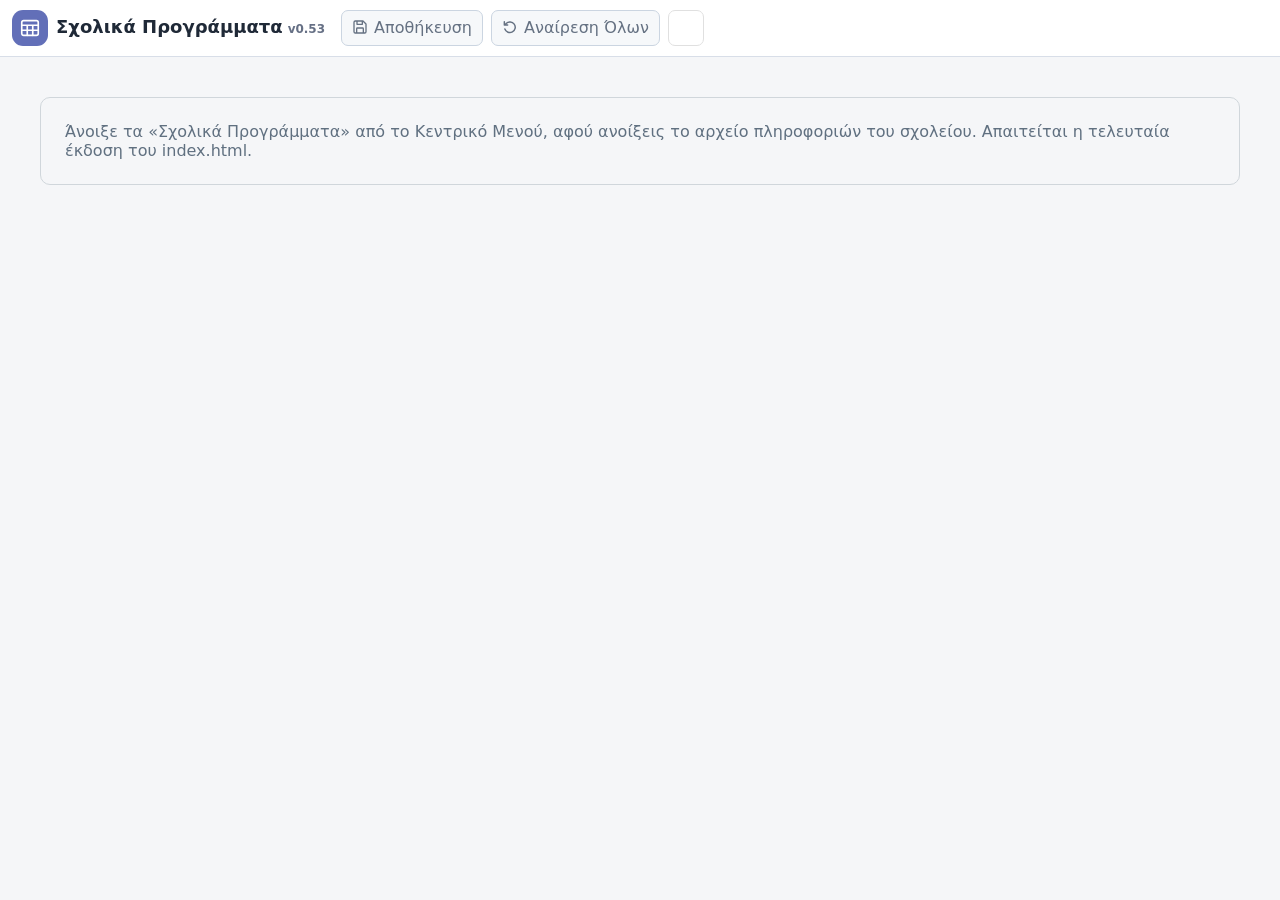
<file: timetables.html>
<!doctype html>
<html lang="el" class="subapp-page">
<head>
<meta charset="utf-8">
<meta name="viewport" content="width=device-width,initial-scale=1">
<title>Σχολικά Προγράμματα v0.53</title>
<link rel="stylesheet" href="_ui.css">
<link rel="stylesheet" href="_subapp.css">
<style>
/* «Σχολικά Προγράμματα»: the central page of the programs. The period on top, the three sources of the period
   (Ολοήμερο Designer, Ωρολόγιο FET, Ατομικά Προγράμματα) and, under them, the Πλήρες Σχολικό Πρόγραμμα. The periods
   are managed in the dialog «Διαχείριση περιόδων». Shared appearance: _ui.css / _subapp.css. --sp-* : colours whose
   meaning exists only here. */
:root{
  --sp-board-bg:#f5f6f8;
  --sp-morning-border:#8eb4e7;--sp-morning-text:#154c91;
  --sp-arrow:#3b6db0;
  --sp-full-bg:#f7faff;--sp-full-border:#8eb4e7;
  --sp-modified:#9a4d00;--sp-unchanged:#98a2b3;
  --sp-note-bg:#fff7ed;--sp-note-border:#fed7aa;--sp-note-text:#9a3412;
  --sp-new-text:#1d6b46;
  --sp-row-selected:#e8f1ff;
  --sp-group-official-border:#cfe5d7;--sp-group-draft-border:#ddd3f4
}
/* «⋯» of the header: an icon button with an invisible character, so it keeps the shared baseline of the header. */
header .sp-more{display:inline-flex;align-items:center;justify-content:center;flex:none;width:var(--school-ui-control-height);padding-left:0;padding-right:0}
header .sp-more::before{content:"\200b";width:0;overflow:hidden}
header .sp-more>svg{display:block;flex:none;width:var(--school-ui-icon-size-18);height:var(--school-ui-icon-size-18)}

.sp-main{overflow:auto!important;background:var(--sp-board-bg)}
.sp-wrap{box-sizing:border-box;width:100%;max-width:1360px;margin:0 auto;display:flex;flex-direction:column;gap:16px}
#root>.subapp-connection{margin:20px}

/* Period bar */
.sp-period-bar{
  display:flex;flex-wrap:wrap;align-items:center;gap:10px 12px;padding:12px 16px;
  background:var(--school-ui-primary-bg);border:1px solid #d8e2ee;border-radius:10px
}
.sp-period-bar label{font-size:18px;font-weight:650}
.sp-period-note{font-size:14px;color:var(--school-ui-muted)}
.sp-period-bar #managePeriods{margin-left:auto}
.sp-period-warnings:empty{display:none}
.sp-period-warnings .ui-validation-warning{margin:2px 0}
.sp-wrap>.subapp-notice{margin:0}

/* Sources and Πλήρες */
.sp-sources{display:grid;grid-template-columns:minmax(0,1fr) minmax(0,2.1fr);gap:20px;align-items:stretch}
.sp-sources>.sp-card{margin:22px 0 14px}
.sp-morning{position:relative;display:grid;grid-template-columns:repeat(2,minmax(0,1fr));gap:14px;padding:22px 14px 14px;border:2px dashed var(--sp-morning-border);border-radius:14px;align-items:stretch}
.sp-morning-label{position:absolute;top:-12px;left:50%;transform:translateX(-50%);padding:0 10px;background:var(--sp-board-bg);font-size:14px;font-weight:700;letter-spacing:.08em;color:var(--sp-morning-text)}
.sp-card{
  position:relative;box-sizing:border-box;min-width:0;display:flex;flex-direction:column;gap:10px;padding:16px;
  background:var(--school-ui-surface);border:1px solid var(--school-ui-border);border-radius:12px;box-shadow:0 1px 2px #1018280d
}
.sp-card-head{display:flex;align-items:flex-start;gap:12px}
.sp-mark{flex:none;width:44px;height:44px;border-radius:10px;--app-mark-icon-size:26px}
.sp-card-title{flex:1;min-width:0}
.sp-card-title h2{margin:0;font-size:19px;line-height:1.3;overflow-wrap:anywhere}
.sp-card-title p{margin:2px 0 0;font-size:14px;color:var(--school-ui-muted)}
.sp-card-head .ui-icon-button>svg{width:var(--school-ui-icon-size-18);height:var(--school-ui-icon-size-18)}
.sp-facts{display:grid;grid-template-columns:auto minmax(0,1fr);gap:3px 12px;margin:0;font-size:14px;line-height:1.45}
.sp-facts dt{color:var(--school-ui-muted)}
.sp-facts dd{margin:0;overflow-wrap:anywhere}
.sp-state{margin:0;font-size:13px;line-height:1.45;color:var(--school-ui-muted)}
.sp-facts dd.modified{color:var(--sp-modified)}
.sp-facts dd.unchanged{color:var(--sp-unchanged)}
.sp-note{margin:0;padding:6px 9px;border:1px solid var(--sp-note-border);border-radius:8px;background:var(--sp-note-bg);color:var(--sp-note-text);font-size:13px;line-height:1.45}
.sp-new{margin:0;font-size:13px;color:var(--sp-new-text)}
.sp-empty{
  flex:1;display:flex;flex-direction:column;align-items:center;justify-content:center;gap:8px;min-height:110px;padding:12px;
  border:1px dashed var(--school-ui-control-border);border-radius:10px;text-align:center;color:var(--school-ui-muted);font-size:14px;line-height:1.45
}
/* Compact use of the shared file-drop component in empty source cards. Its colours, border and icon come from _subapp.css. */
.sp-card .sp-file-drop{display:flex;width:100%;min-height:110px;margin:0;padding:12px 10px;gap:5px;box-sizing:border-box}
.sp-card .sp-file-drop[role="button"]{cursor:pointer}
.sp-file-drop .subapp-file-drop-title{font-size:15px;line-height:1.4}
.sp-file-drop .subapp-file-drop-text{font-size:13px;line-height:1.4}
.sp-file-drop .sp-drop-state{font-size:13px;color:var(--school-ui-muted);line-height:1.4}
.sp-empty p{margin:0}
.sp-card-actions{display:flex;flex-wrap:wrap;align-items:center;justify-content:flex-end;gap:8px;margin-top:auto}
.sp-card-actions .ui-link-button{font-weight:650}
/* Each outer connector is a single CSS shape: two concentric circular elbows and a 2px-wide continuous band. */
.sp-arrows{position:relative;height:112px;margin:0;pointer-events:none;color:var(--sp-arrow)}
.sp-arrow{position:absolute;top:0;height:100%;transform-origin:center center}
.sp-arrow.reverse{transform:scaleX(-1)}
.sp-arrow-path{position:absolute;inset:var(--sp-from-y,0px) 0 0;background:currentColor;clip-path:shape(
  from 0px 0px,
  line to 0px calc(29px - var(--sp-from-y,0px)),
  curve to 33px calc(62px - var(--sp-from-y,0px)) with 0px calc(47.225px - var(--sp-from-y,0px)) / 14.775px calc(62px - var(--sp-from-y,0px)),
  line to calc(100% - 33px) calc(62px - var(--sp-from-y,0px)),
  curve to calc(100% - 2px) calc(93px - var(--sp-from-y,0px)) with calc(100% - 15.879px) calc(62px - var(--sp-from-y,0px)) / calc(100% - 2px) calc(75.879px - var(--sp-from-y,0px)),
  line to calc(100% - 2px) 100%,
  line to 100% 100%,
  line to 100% calc(93px - var(--sp-from-y,0px)),
  curve to calc(100% - 33px) calc(60px - var(--sp-from-y,0px)) with 100% calc(74.775px - var(--sp-from-y,0px)) / calc(100% - 14.775px) calc(60px - var(--sp-from-y,0px)),
  line to 33px calc(60px - var(--sp-from-y,0px)),
  curve to 2px calc(29px - var(--sp-from-y,0px)) with 15.879px calc(60px - var(--sp-from-y,0px)) / 2px calc(46.121px - var(--sp-from-y,0px)),
  line to 2px 0px,
  close
)}
.sp-arrow-head{position:absolute;right:-5px;bottom:3px;width:11px;height:11px;border:solid currentColor;border-width:0 2px 2px 0;transform:rotate(45deg)}
.sp-arrow.straight{top:var(--sp-from-y,0px);height:calc(100% - var(--sp-from-y,0px));border-left:2px solid currentColor;width:0!important}
.sp-arrow.straight .sp-arrow-head{left:-7px;right:auto}
.sp-full{
  display:flex;flex-wrap:wrap;align-items:center;gap:14px 18px;padding:18px 22px;
  background:var(--sp-full-bg);border:1.5px solid var(--sp-full-border);border-radius:14px
}
.sp-full .sp-mark{width:52px;height:52px;border-radius:12px;--app-mark-icon-size:30px}
.sp-full-text{flex:1;min-width:220px}
.sp-full-text h2{margin:0;font-size:24px;line-height:1.3}
.sp-full-text p{margin:2px 0 0;font-size:15px;color:#405367}
.sp-limits{margin-top:18px}
.sp-limits[hidden]{display:none}
.sp-limits p{margin:0}
.sp-board-empty{min-height:260px}

/* Warnings of the composition, under the Πλήρες Σχολικό Πρόγραμμα: the shared schoolProblems of _ui.js. */
#problems{margin-top:12px}
.sp-dialog-warning{margin:6px 0 0!important}
.sp-restore-target{display:grid;gap:8px;margin:14px 0 0;padding:10px 12px;border:1px solid var(--school-ui-border);border-radius:8px}
.sp-restore-target legend{padding:0 6px;font-weight:650}
.sp-restore-target label{display:flex;align-items:baseline;gap:8px;margin:0;font-weight:400;cursor:pointer}
.sp-restore-target label.disabled{color:var(--school-ui-muted);cursor:default}
/* Σχέδιο Ολοημέρου of a new import from FET: every option with its differences from the Ωρολόγιο. */
.sp-design-choice{max-height:min(52vh,460px);overflow:auto}
.sp-design-choice label{align-items:flex-start}
.sp-design-choice input{margin-top:3px}
.sp-design-detail{color:var(--school-ui-muted)}
.sp-design-diff{margin:2px 0 4px 26px}
.sp-design-diff summary{cursor:pointer;color:var(--school-ui-muted)}
.sp-design-diff ul{margin:4px 0 0;padding-left:18px;font-size:14px}
.sp-drop-hint{color:var(--school-ui-muted);font-size:14px}

/* History of a program (dialog) */
.pg-history{list-style:none;margin:0;padding:0;max-height:min(60vh,520px);overflow:auto;border-top:1px solid var(--school-ui-border)}
.pg-history li{display:grid;grid-template-columns:9.5em minmax(0,1fr);gap:4px 12px;padding:7px 2px;border-bottom:1px solid var(--school-ui-border);font-size:14px;line-height:1.45}
.pg-history time{color:var(--school-ui-muted);white-space:nowrap}
.pg-history-derived{display:block;font-size:12px;color:var(--school-ui-muted)}
.pg-history-empty{margin:0;color:var(--school-ui-muted)}

/* «Διαχείριση περιόδων» (inside schoolChoiceDialog) */
.school-confirm.sp-periods-dialog{width:min(1000px,calc(100vw - 32px))}
.sp-periods{display:grid;grid-template-columns:minmax(0,1fr) 230px;gap:16px;margin-top:12px}
/* Two framed groups, like the groups of the shared period list: «Περίοδοι» (official) and «Προσχέδια περιόδων».
   The area has a fixed height, the last group stretches to its bottom, and the whole area scrolls. */
.sp-period-table{display:flex;flex-direction:column;gap:12px;overflow:auto;height:min(52vh,460px);border-radius:10px;outline-offset:2px}
.sp-period-group{flex:none;display:flex;flex-direction:column;border:1px solid var(--sp-group-official-border);border-radius:10px;overflow:hidden;background:#fff}
.sp-period-group.draft{border-color:var(--sp-group-draft-border)}
.sp-period-group:last-child{flex:1 0 auto}
.sp-period-group-head{
  display:flex;align-items:center;gap:8px;padding:8px 12px;font-size:18px;font-weight:700;line-height:1.3;
  background:var(--school-ui-period-official-soft-bg);color:var(--school-ui-period-official-soft-text)
}
.sp-period-group.draft .sp-period-group-head{background:var(--school-ui-period-draft-bg);color:var(--school-ui-period-draft-text)}
.sp-period-group-head svg{flex:none;width:var(--school-ui-icon-size-20);height:var(--school-ui-icon-size-20)}
.sp-period-row{
  display:grid;grid-template-columns:2.5em minmax(0,1fr) 7.5em 10.5em 8.5em;align-items:baseline;gap:8px;padding:9px 12px;
  border-top:1px solid var(--school-ui-border);font-size:15px;line-height:1.4;cursor:pointer
}
.sp-period-row.head{background:#f0f3f7;color:#405367;font-weight:650;cursor:default}
.sp-period-row:not(.head):hover{background:#f6f8fb}
.sp-period-row.selected,.sp-period-row.selected:hover{background:var(--sp-row-selected);font-weight:650}
.sp-period-row .num{color:var(--school-ui-muted)}
.sp-period-row .ui-period-status{font-weight:400}
.sp-period-row .muted{color:var(--school-ui-muted);font-weight:400}
.sp-period-row .end-note{font-size:12px;font-weight:400;color:var(--school-ui-muted)}
.sp-period-row .unsaved{display:block;font-size:12px;font-weight:400;color:var(--sp-new-text)}
.sp-periods-empty{margin:0;padding:10px 12px;border-top:1px solid var(--school-ui-border);font-size:14px;color:var(--school-ui-muted)}
.sp-period-actions{display:flex;flex-direction:column;gap:8px}
.sp-period-actions button{justify-content:flex-start;text-align:left;white-space:normal}
.sp-period-actions .ui-helper{margin:4px 0 0;line-height:1.45}
.sp-periods-footer{grid-column:1 / -1;display:grid;gap:4px}
.sp-periods-footer .ui-validation-warning{margin:0}
.sp-periods-summary{margin:0!important;font-size:14px;color:#405367}

/* Period form and copy dialog (inside schoolChoiceDialog) */
.sp-form-grid{display:grid;grid-template-columns:minmax(0,1fr) 140px 140px;gap:0 10px}
.sp-status-choice{display:flex;flex-wrap:wrap;gap:6px 18px;margin:14px 0 0;padding:10px 12px;border:1px solid var(--school-ui-border);border-radius:8px}
.sp-status-choice legend{padding:0 6px;font-weight:650}
.sp-status-choice label{display:flex;align-items:center;gap:8px;margin:0;font-weight:400;cursor:pointer}
.sp-form-help{margin:6px 0 0!important;font-size:13px;color:var(--school-ui-muted)}
.sp-form-warnings .ui-validation-warning{margin:6px 0 0;font-size:13px}
.copy-section{margin:18px 0 0;font-size:16px}
.copy-rows{display:grid;gap:8px;margin-top:10px}
.copy-row{display:grid;grid-template-columns:minmax(0,1fr) auto minmax(0,1fr) auto;gap:8px;align-items:center}
.copy-row select{width:100%;min-width:0;font-weight:400}
.copy-arrow{color:var(--school-ui-muted)}
.copy-arrow>svg{display:block;width:var(--school-ui-icon-size);height:var(--school-ui-icon-size)}
.copy-add{margin-top:10px}
.copy-summary{margin-top:16px!important;padding:10px 12px;border-radius:10px;background:var(--school-ui-label-bg);font-size:14px;line-height:1.5}

@media(max-width:900px){
  .sp-sources{grid-template-columns:minmax(0,1fr)}
  .sp-sources>.sp-card{margin:0}
  .sp-arrows{height:80px}
  .sp-arrow:not(.straight){display:none}
  .sp-periods{grid-template-columns:minmax(0,1fr)}
  .sp-period-actions{flex-direction:row;flex-wrap:wrap}
}
@media(max-width:620px){
  .sp-morning{grid-template-columns:minmax(0,1fr)}
  .sp-period-bar #managePeriods{margin-left:0}
  .sp-period-row{grid-template-columns:2em minmax(0,1fr) 7.5em}
  .sp-period-row>:nth-child(3),.sp-period-row>:nth-child(4){display:none}
  .sp-form-grid{grid-template-columns:1fr 1fr}
  .sp-form-grid>:first-child{grid-column:1 / -1}
  .copy-row{grid-template-columns:minmax(0,1fr) auto}
  .copy-row .copy-arrow{display:none}
  .copy-row select:nth-of-type(2){grid-column:1}
  .copy-row .copy-remove{grid-row:1 / span 2;grid-column:2}
  .pg-history li{grid-template-columns:minmax(0,1fr)}
}
@media(max-width:400px){.sp-form-grid{grid-template-columns:1fr}}
/* A Προσχέδιο περιόδου has no dates: only the name. */
.sp-form-grid.no-dates{grid-template-columns:minmax(0,1fr)}
</style>
</head>
<body>
<header class="page-head">
  <div class="toolbar-brand"><h1><button class="brand-menu" type="button" title="Άνοιγμα κεντρικού μενού" aria-label="Σχολικά Προγράμματα — άνοιγμα κεντρικού μενού"><span class="app-mark" data-app-icon="timetables" aria-hidden="true"></span><span class="brand-text"><span>Σχολικά Προγράμματα</span><span class="small version">v0.53</span></span></button></h1></div>
  <button id="save" class="save-main" type="button" disabled>Αποθήκευση</button>
  <button id="undo" type="button" disabled>Αναίρεση Όλων</button>
  <button id="more" class="sp-more" type="button" title="Περισσότερες ενέργειες" aria-label="Περισσότερες ενέργειες" disabled></button>
  <div class="header-right"><span id="schoolYear" class="school-year-indicator" hidden><span>Σχολικό έτος:</span> <span id="schoolYearValue"></span></span></div>
</header>
<main id="root" class="page-main sp-main"><p class="subapp-connection">Άνοιξε τα «Σχολικά Προγράμματα» από το Κεντρικό Μενού, αφού ανοίξεις το αρχείο πληροφοριών του σχολείου. Απαιτείται η τελευταία έκδοση του index.html.</p></main>
<script src="_ui.js"></script>
<script src="_data.js"></script>
<script src="_data_timetable.js"></script>
<script src="_data_oloimero.js"></script>
<script src="_data_documents.js"></script>
<script>
(() => {
  'use strict';
  // Messages, requests and their time limits: schoolHost in _ui.js. Dates, kinds, periods, import, replacements and the
  // initial state: SchoolDate and SchoolTimetable of the _data*.js. Everything changes in the page and is saved together
  // with «Αποθήκευση», as one school-timetables:save (periods + put/delete, and the new τμήματα of the imports), all or
  // nothing. The current period is shared with the program applications (school-timetables:period), and they open
  // from here with a target (school-timetables:open). Under the Πλήρες, the warnings of the composition of the period
  // (SchoolTimetable.compositionProblems, shown with schoolProblems of _ui.js). In the menu «⋯», the backup of a period to an external file and its restore
  // (SchoolTimetable.periodBackup …; the file is written and read by the host, school-programs:file). A new import from
  // FET (also by dropping the CSV and the .fet onto its card) always gives the period a σχέδιο Ολοημέρου, and offers a
  // backup of the period before stored programs are replaced (placeFetImport).
  const T = SchoolTimetable, D = SchoolDate, esc = schoolEscape, $ = id => document.getElementById(id);
  const root = $('root'), post = schoolHost.post;
  // Count limits of the host (school-timetables:context): above them a save is refused; from warnRatio on, a warning.
  const limits = () => ({programs: 200, periods: 15, classes: 50, warnRatio: 0.9, ...(context.limits || {})});
  const nearLimit = (count, limit) => count >= Math.ceil(limit * limits().warnRatio);
  // Programs of the year after «Αποθήκευση»: every program of the file, with the period programs as this page holds
  // them.
  const programCount = () => (Number(context.programCount) || saved.programs.length) - saved.programs.length + draft.programs.length;
  const kindKeys = Object.keys(T.kinds);
  const kindLabel = kind => T.kinds[kind]?.label || kind;
  // Kinds with a history.
  const hasHistory = kind => !!T.kinds[kind]?.history;
  const quoted = value => '«' + value + '»';
  const uid = () => crypto.randomUUID();
  const clone = value => structuredClone(value);
  const unique = list => [...new Set(list)];
  const byShortName = (a, b) => String(a.shortName || a.name || '').localeCompare(String(b.shortName || b.name || ''), 'el');
  // The cards of the sources: title, line under it, icon letters and colour, and whether «Άνοιγμα» opens the owner
  // application. The Ωρολόγιο FET has no application of its own: it is edited in the Πλήρες Σχολικό Πρόγραμμα.
  const CARDS = Object.freeze({
    oloimero: {title: 'Ολοήμερο Designer', line: 'Ζώνες Ολοημέρου', icon: 'oloimero', open: true},
    school: {title: 'Ωρολόγιο FET', line: 'Πρωινό, από το FET', icon: 'fet', open: false},
    individual: {title: 'Ατομικά Προγράμματα', line: 'Ώρες εκτός FET', icon: 'individual', open: true}
  });
  const cardTitle = kind => CARDS[kind]?.title || kindLabel(kind);

  let context = null;      // the last context of the host
  let saved = null;        // {periods, programs} as stored in the file
  let draft = null;        // {periods, programs} as shown in the page
  let dirty = false, busy = false, selectedId = null, introShown = false;
  // Τμήματα that the imports of the page will create (analysis.newClasses, with final ids), not saved yet.
  // They go to school-timetables:save (newClasses) only while a program that is saved still uses them.
  let newClasses = [];
  // Programs whose current state becomes their initial state with «Αποθήκευση» (setInitial:true in the put).
  let initialIds = new Set();
  // The catalog of the Ατομικά Προγράμματα with the subjects and Συνενώσεις that the restores of the page add (null:
  // none). It is sent with «Αποθήκευση» together with the restored programs; the host accepts only additions.
  let catalogDraft = null;
  // Whether the list of the warnings under the Πλήρες is open: closed when the page opens, then as the user leaves it.
  let problemsOpen = false;
  const currentCatalog = () => catalogDraft || context.individualCatalog || {subjects: [], unions: [], hidden: {grades: [], classes: []}};

  // ---- Dates ----
  const addDays = (iso, days) => {
    const [y, m, d] = iso.split('-').map(Number);
    return new Date(Date.UTC(y, m - 1, d + days)).toISOString().slice(0, 10);
  };
  const localDay = value => {
    const date = new Date(value);
    if (Number.isNaN(date.getTime())) return '';
    return date.getFullYear() + '-' + String(date.getMonth() + 1).padStart(2, '0') + '-' + String(date.getDate()).padStart(2, '0');
  };
  const yearRange = () => D.schoolYear(context.year);
  const yearRangeText = () => D.format(yearRange().from) + '–' + D.format(yearRange().to);
  const teachingEnd = () => D.schoolYearTeachingEnd(context.year);
  const isDraftPeriod = period => T.isDraftPeriod(period);
  // «11/09/2026 – 15/11/2026»; an empty «Έως» ends on the last teaching day; a Προσχέδιο περιόδου has no dates.
  function rangeText(period) {
    if (isDraftPeriod(period) || !D.valid(period.from)) return '';
    return D.format(period.from) + ' – ' + D.format(T.periodEnd(period, context.year));
  }
  const periodName = period => period?.name?.trim() || 'Χωρίς όνομα';

  // ---- Data helpers ----
  const periodById = id => draft.periods.find(period => period.id === id) || null;
  const orderedPeriods = () => T.sortPeriods(draft.periods);
  const periodNumber = period => T.periodNumbers(draft.periods).get(period.id) || '';
  const programsOf = periodId => draft.programs.filter(program => program.periodId === periodId);
  const programOf = (periodId, kind) => draft.programs.find(program => program.periodId === periodId && program.kind === kind) || null;
  // A program or a period that is stored in the file.
  const isStored = program => saved.programs.some(item => item.id === program.id && item.periodId != null);
  const isStoredPeriod = period => !!period && saved.periods.some(item => item.id === period.id);
  // The teachers of a program: in its activities and, in the Ατομικά Προγράμματα, in its incomplete cells.
  const programStaff = program => unique([...(program.activities || []).flatMap(activity => activity.staff || []), ...(program.source?.type === 'individual' && Array.isArray(program.source.pending) ? program.source.pending.map(item => item.staffId).filter(Boolean) : [])]);
  const programText = program => kindLabel(program.kind) + (program.name ? ' ' + quoted(program.name) : '');
  function stats(program) {
    const activities = program.activities || [];
    return {
      activities: activities.length,
      staff: programStaff(program).length,
      unmatched: unique(activities.flatMap(activity => activity.unmatched || [])).length,
      classes: unique(activities.flatMap(activity => activity.classes || [])).length
    };
  }
  const activitiesText = count => count === 1 ? '1 δραστηριότητα' : count + ' δραστηριότητες';
  // Τμήματα of the year (from «Τμήματα»), together with those the imports of the page will create.
  const yearClasses = () => [...(context.classes || []), ...newClasses];
  // The new τμήματα still used by a program of the page: only these are sent with «Αποθήκευση».
  function usedNewClasses() {
    const used = new Set(draft.programs.flatMap(program => (program.activities || []).flatMap(activity => [...(activity.classes || []), ...(activity.subsets || [])])));
    return newClasses.filter(item => used.has(item.id));
  }

  // ---- State ----
  function mark(value = true) { dirty = value; post({type: 'school-programs:dirty', dirty}); buttons(); }
  function setBusy(value) { busy = value; buttons(); }
  function notice(textValue, error = false) {
    const element = $('notice');
    if (!element) return;
    element.textContent = textValue;
    element.classList.toggle('error', error);
  }
  function buttons() {
    $('save').classList.toggle('dirty', dirty);
    $('save').setAttribute('aria-label', dirty ? 'Αποθήκευση — υπάρχουν μη αποθηκευμένες αλλαγές' : 'Αποθήκευση');
    // «Αποθήκευση» and «Αναίρεση Όλων» are active only while there are unsaved changes.
    $('save').disabled = $('undo').disabled = busy || !context || !dirty;
    $('more').disabled = busy || !context;
    root.classList.toggle('busy', busy);
    root.setAttribute('aria-busy', String(busy));
    if ($('managePeriods')) $('managePeriods').disabled = busy;
    if ($('period')) $('period').disabled = busy || !draft?.periods.length;
  }
  // The period that opens first: the target of the host, the shared current period, the official period of today,
  // the last official one, or the first of the list.
  function initialPeriod(value) {
    const exists = id => !!id && draft.periods.some(period => period.id === id);
    if (exists(value.target?.periodId)) return value.target.periodId;
    if (exists(value.currentPeriod)) return value.currentPeriod;
    const today = T.periodAt(draft.periods, D.today());
    if (today) return today.id;
    const list = orderedPeriods();
    return (list.filter(period => !isDraftPeriod(period)).at(-1) || list[0])?.id || null;
  }
  function receive(value) {
    const first = !context;
    context = value;
    saved = clone({periods: value.periods || [], programs: (value.programs || []).filter(program => program.periodId != null)});
    draft = clone(saved);
    newClasses = [];
    initialIds = new Set();
    catalogDraft = null;
    if (first || value.target?.periodId || !periodById(selectedId)) selectedId = initialPeriod(value);
    mark(false);
    render();
  }
  schoolHost.on('school-timetables:context', message => { if (!dirty && !busy) receive(message.context); });
  // The period chosen here becomes the current period of the program applications (only a stored period).
  function sharePeriod() {
    const period = periodById(selectedId);
    if (isStoredPeriod(period) && context.currentPeriod !== period.id) { post({type: 'school-timetables:period', periodId: period.id}); context.currentPeriod = period.id; }
  }

  // ---- Rendering ----
  function render() {
    $('schoolYearValue').textContent = context.year;
    $('schoolYear').hidden = !context.year;
    if (!$('more').firstElementChild) $('more').innerHTML = schoolIcon('more-horizontal');
    root.innerHTML = `<div class="sp-wrap">
        <div class="sp-period-bar">
          <label for="period">Περίοδος</label>
          <select id="period"></select>
          <span id="periodNote" class="sp-period-note"></span>
          <button id="managePeriods" type="button">Διαχείριση περιόδων…</button>
        </div>
        <div id="periodWarnings" class="sp-period-warnings"></div>
        <p id="notice" class="subapp-notice" role="status"></p>
        <div id="board"></div>
      </div>`;
    $('period').addEventListener('change', () => { selectPeriod($('period').value); });
    $('managePeriods').onclick = managePeriods;
    renderBar(); renderBoard();
    if (!introShown) introShown = true;
    buttons();
  }
  function selectPeriod(id) {
    if (!periodById(id)) return;
    selectedId = id;
    renderBar(); renderBoard();
    sharePeriod();
  }
  // The period list of the shared schoolPeriodSelect (_ui.js): Περίοδοι and Προσχέδια περιόδων, «(κενή)» for a period
  // without programs; with fit, the closed list has the whole name and the width of the period it shows.
  function renderBar() {
    const select = $('period'), period = periodById(selectedId);
    schoolPeriodSelect(select, draft.periods, {year: context.year, selected: period?.id || '', fit: true, note: item => programsOf(item.id).length ? '' : '(κενή)'});
    // Next to the list: the dates of an Επίσημη (an empty «Έως» is the end of the school year), or that a Προσχέδιο
    // περιόδου is not in force on any date yet.
    const note = $('periodNote');
    note.textContent = !period ? '' : isDraftPeriod(period) ? 'Δεν ισχύει ακόμη σε καμία ημερομηνία.'
      : D.valid(period.from) ? D.format(period.from) + ' – ' + D.format(T.periodEnd(period, context.year)) : '';
    note.hidden = !note.textContent;
    renderWarnings();
    buttons();
  }
  // Warnings for the period shown, and the limit of the periods.
  function renderWarnings() {
    const period = periodById(selectedId);
    const warnings = T.periodWarnings(draft.periods).filter(warning => period && warning.periodIds.includes(period.id)).map(warning => warning.message);
    const count = draft.periods.length, limit = limits().periods;
    if (count >= limit) warnings.push('Το σχολικό έτος έχει ' + count + ' περιόδους, το όριο. Για νέα περίοδο, αφαίρεσε μια που δεν χρειάζεται.');
    else if (nearLimit(count, limit)) warnings.push('Το σχολικό έτος έχει ' + count + ' από τις ' + limit + ' περιόδους που επιτρέπονται.');
    $('periodWarnings').replaceChildren(...warnings.map(message => Object.assign(document.createElement('p'), {className: 'ui-validation-warning', textContent: message})));
  }
  function renderBoard() {
    const board = $('board'), period = periodById(selectedId);
    if (!board) return;
    if (!period) {
      board.innerHTML = `<div class="subapp-empty subapp-empty-stack sp-board-empty"><p>Δεν υπάρχουν περίοδοι για το σχολικό έτος ${esc(context.year)}.</p><button id="firstPeriod" type="button" class="primary">Διαχείριση περιόδων…</button></div>`;
      $('firstPeriod').onclick = managePeriods;
      return;
    }
    const morning = kindKeys.filter(kind => kind !== 'oloimero' && T.kinds[kind].zone !== 'oloimero');
    board.innerHTML = `<div class="sp-sources">
        ${kindKeys.includes('oloimero') ? cardHtml(period, 'oloimero') : ''}
        <div class="sp-morning" role="group" aria-labelledby="morningLabel"><span id="morningLabel" class="sp-morning-label">ΠΡΩΙΝΟ</span>${morning.map(kind => cardHtml(period, kind)).join('')}</div>
      </div>
      <div class="sp-arrows" aria-hidden="true"></div>
      <section class="sp-full" aria-labelledby="fullTitle">
        <span class="app-mark is-sub sp-mark" data-app-icon="full" aria-hidden="true"></span>
        <div class="sp-full-text"><h2 id="fullTitle">Πλήρες Σχολικό Πρόγραμμα</h2><p>Η σύνθεση των τριών πηγών της περιόδου: προβολή, επεξεργασία ωρών και εκτύπωση.</p></div>
        <button id="openFull" type="button" class="success">${schoolIconText('chevron-right', 'Άνοιγμα προγράμματος')}</button>
      </section>
      <section id="problems" aria-label="Συγκρούσεις και προειδοποιήσεις της περιόδου" hidden></section>
      <div id="limits" class="sp-limits" hidden></div>`;
    board.querySelectorAll('[data-menu]').forEach(button => { button.innerHTML = schoolIcon('more-vertical'); button.onclick = () => cardMenu(button, button.dataset.menu); });
    board.querySelectorAll('[data-open]').forEach(button => { button.onclick = () => openApp(button.dataset.open); });
    board.querySelectorAll('[data-import]').forEach(button => { button.onclick = () => importProgram(period, button.dataset.import); });
    board.querySelectorAll('.sp-file-drop[data-import]').forEach(area => {
      const run = () => importProgram(period, area.dataset.import);
      area.onclick = run;
      area.onkeydown = event => { if (event.key === 'Enter' || event.key === ' ') { event.preventDefault(); run(); } };
    });
    board.querySelectorAll('[data-drop]').forEach(watchDrop);
    $('openFull').onclick = () => openApp('school');
    renderProblems();
    renderLimits();
    drawArrows();
  }
  // ---- Warnings of the composition (under the Πλήρες) ----
  // The conflicts and the warnings of the composition of the period, as the programs are in the page (unsaved changes
  // included), from SchoolTimetable.composePeriod and compositionProblems, with the shared schoolProblems (_ui.js):
  // one line, closed at first; opened, a list in groups, each problem with a link to the application that shows it
  // (period, and teacher or τμήμα).
  const APP_LINKS = Object.freeze({school: 'Πλήρες Πρόγραμμα', oloimero: 'Ολοήμερο Designer', individual: 'Ατομικά Προγράμματα'});
  function renderProblems() {
    const box = $('problems'), period = periodById(selectedId);
    if (!box) return;
    if (!period || !programsOf(period.id).length) { box.hidden = true; box.replaceChildren(); return; }
    box.hidden = false;
    let problems = [], failure = '';
    try {
      const composition = T.composePeriod({periodId: period.id, programs: draft.programs, staff: context.staff || [], classes: yearClasses(), teachingHours: context.teachingHours});
      problems = T.compositionProblems(composition, {staff: context.staff || [], classes: yearClasses()});
    } catch (error) { failure = 'Ο έλεγχος των προγραμμάτων της περιόδου δεν γίνεται: ' + error.message; }
    schoolProblems.render(box, {
      problems, failure, open: problemsOpen, onToggle: open => { problemsOpen = open; },
      help: 'Από τη σύνθεση της περιόδου, όπως είναι τα προγράμματα στη σελίδα (μαζί με τις αλλαγές που δεν έχουν αποθηκευτεί).',
      link: item => item.target?.app && APP_LINKS[item.target.app] ? {
        label: APP_LINKS[item.target.app], title: targetText(period, item.target),
        run: () => openApp(item.target.app, {staffId: item.target.staffId, classId: item.target.classId, day: item.day, start: item.start})
      } : null
    });
  }
  // «Άνοιγμα: Ατομικά Προγράμματα — περίοδος «Α», εκπαιδευτικός «…»».
  function targetText(period, target) {
    const person = target.staffId ? (context.staff || []).find(item => item.id === target.staffId) : null;
    const record = target.classId ? yearClasses().find(item => item.id === target.classId) : null;
    return 'Άνοιγμα: ' + APP_LINKS[target.app] + ' — περίοδος ' + quoted(periodName(period)) +
      (person ? ', εκπαιδευτικός ' + quoted(person.shortName || person.name || '?') : '') + (record ? ', τμήμα ' + quoted(record.name) : '');
  }
  // Seamless CSS-shape connectors. The source/target positions follow the cards after every resize.
  // At <=900px, the vertically stacked layout uses one straight downward connector.
  function drawArrows() {
    const area = document.querySelector('.sp-arrows');
    const sources = document.querySelector('.sp-sources');
    if (!area || !sources) return;
    const cards = [...sources.querySelectorAll('.sp-card')];
    const box = area.getBoundingClientRect();
    if (!box.width || cards.length !== 3) return;
    const centres = cards.map(card => {
      const rect = card.getBoundingClientRect();
      return {x: rect.left + rect.width / 2 - box.left, y: rect.bottom - box.top};
    });
    const stacked = getComputedStyle(sources).gridTemplateColumns.split(' ').length === 1 || box.width < 650;
    const arrow = (from, to, startY = 0) => {
      const reverse = from > to;
      const el = document.createElement('div');
      el.className = 'sp-arrow' + (reverse ? ' reverse' : '');
      el.style.left = Math.min(from, to) + 'px';
      el.style.width = Math.abs(to - from) + 'px';
      el.style.setProperty('--sp-from-y', Math.min(0, startY) + 'px');
      el.innerHTML = '<span class="sp-arrow-path"></span><span class="sp-arrow-head"></span>';
      return el;
    };
    const middle = box.width / 2;
    if (stacked) {
      const el = document.createElement('div');
      el.className = 'sp-arrow straight';
      el.style.left = middle + 'px';
      el.style.setProperty('--sp-from-y', centres[centres.length - 1].y + 'px');
      el.innerHTML = '<span class="sp-arrow-head"></span>';
      area.replaceChildren(el);
      return;
    }
    const spread = Math.min(60, box.width / 12);
    const left = arrow(centres[0].x, middle - spread, centres[0].y);
    const center = document.createElement('div');
    center.className = 'sp-arrow straight';
    center.style.left = centres[1].x + 'px';
    center.style.setProperty('--sp-from-y', centres[1].y + 'px');
    center.innerHTML = '<span class="sp-arrow-head"></span>';
    const right = arrow(centres[2].x, middle + spread, centres[2].y);
    area.replaceChildren(left, center, right);
  }
  new ResizeObserver(drawArrows).observe(root);

  function cardHtml(period, kind) {
    const info = T.kinds[kind], card = CARDS[kind] || {title: kindLabel(kind), line: '', icon: '', open: !!info.owner};
    const program = programOf(period.id, kind), importable = T.importers(kind).length > 0;
    const menu = cardMenuItems(period, kind).some(item => !item.separator);
    const head = `<div class="sp-card-head">
        <span class="app-mark is-sub sp-mark" data-app-icon="${esc(card.icon)}" aria-hidden="true"></span>
        <div class="sp-card-title"><h2 id="card-${esc(kind)}">${esc(card.title)}</h2>${card.line ? `<p>${esc(card.line)}</p>` : ''}</div>
        ${menu ? `<button type="button" class="ui-icon-button" data-menu="${esc(kind)}" title="Ενέργειες" aria-label="Ενέργειες: ${esc(card.title)}"></button>` : ''}
      </div>`;
    const dropKind = kind === 'school' || kind === 'oloimero' ? ` data-drop="${kind}"` : '';
    const open = card.open && info.owner ? `<button type="button" class="ui-link-button" data-open="${esc(kind)}">${schoolIconText('chevron-right', 'Άνοιγμα')}</button>` : '';
    const action = kind === 'school' && importable ? `<button type="button" class="ui-link-button" data-import="school">${schoolIconText('import', 'Εισαγωγή')}</button>` : open;
    if (!program) {
      const help = kind === 'individual' ? 'Ορίζεται στην εφαρμογή ' + quoted(info.ownerTitle) + '.' : importable ? '' : info.ownerTitle ? 'Ανατίθεται σε περίοδο από την εφαρμογή ' + quoted(info.ownerTitle) + '.' : '';
      const dropArea = (kind === 'school' || kind === 'oloimero') && schoolHost.hosted
        ? `<div class="subapp-file-drop visible sp-file-drop" role="button" tabindex="0" data-import="${esc(kind)}" aria-label="Εισαγωγή αρχείων: ${esc(card.title)}">
            <span class="subapp-file-drop-icon" aria-hidden="true">${schoolIcon('file-import')}</span>
            <div class="subapp-file-drop-title">${kind === 'school' ? 'Σύρε εδώ τα αρχεία CSV και FET' : 'Σύρε εδώ το αρχείο CSV του Ολοημέρου'}</div>
            <p class="sp-drop-state">Δεν υπάρχει πρόγραμμα στην περίοδο.</p>
          </div>` : '';
      return `<article class="sp-card" aria-labelledby="card-${esc(kind)}"${dropKind}>${head}
        ${dropArea || `<div class="sp-empty"><p>Δεν υπάρχει πρόγραμμα στην περίοδο.</p>${help ? `<p>${esc(help)}</p>` : ''}${importable ? `<button type="button" class="primary" data-import="${esc(kind)}">Εισαγωγή…</button>` : ''}</div>`}
        ${action ? `<div class="sp-card-actions">${action}</div>` : ''}</article>`;
    }
    // The same five facts on every card; «Τελ. αλλαγή» only when the program differs from its initial state.
    const s = stats(program), source = program.source || {}, modified = T.isModified(program), initial = initialDate(program);
    const facts = [
      ['Δραστηριότητες', String(s.activities)],
      ['Εκπαιδευτικοί', s.staff + (s.unmatched ? ' · ' + s.unmatched + ' χωρίς αντιστοίχιση' : '')],
      ['Τμήματα', String(s.classes)],
      ['Αρχική', initial ? D.format(initial) : '—'],
      modified ? ['Τελ. αλλαγή', program.updatedAt ? D.format(localDay(program.updatedAt)) : '—', 'modified'] : ['Τελ. αλλαγή', '- χωρίς αλλαγές -', 'unchanged']
    ];
    const pendingCells = source.type === 'individual' && Array.isArray(source.pending) ? source.pending.length : 0;
    const replacements = source.modifiedAfterImport?.replacements || [];
    const note = replacements.length ? 'Αντικαταστάσεις εκπαιδευτικών: ' + replacements.map(item => (item.fromName || '?') + ' → ' + (item.toName || '?')).join(', ') : '';
    const pendingInitial = initialIds.has(program.id) ? 'Η τρέχουσα κατάσταση θα γίνει η αρχική με την «Αποθήκευση».' : '';
    return `<article class="sp-card" aria-labelledby="card-${esc(kind)}"${dropKind}>${head}
      <dl class="sp-facts">${facts.map(([label, value, className]) => `<dt>${esc(label)}</dt><dd${className ? ` class="${className}"` : ''}>${esc(value)}</dd>`).join('')}</dl>
      ${pendingInitial ? `<p class="sp-state">${esc(pendingInitial)}</p>` : ''}
      ${pendingCells ? `<p class="sp-note">${pendingCells === 1 ? '1 ελλιπές κελί' : pendingCells + ' ελλιπή κελιά'}</p>` : ''}
      ${note ? `<p class="sp-note">${esc(note)}</p>` : ''}
      ${isStored(program) ? '' : '<p class="sp-new">Νέο· αποθηκεύεται με την «Αποθήκευση».</p>'}
      ${action ? `<div class="sp-card-actions">${action}</div>` : ''}
    </article>`;
  }
  // The day (YYYY-MM-DD) of the initial state of a program: its «Ορισμός ως Αρχική», or else the import (Ωρολόγιο) or
  // the creation of the program.
  function initialDate(program) {
    const at = program.initialSetAt || (program.kind === 'school' && program.source?.importedAt) || program.createdAt;
    return at ? localDay(at) : '';
  }
  // The limit of programs of the year: a warning near it, an error above it (the save is refused).
  function renderLimits() {
    const box = $('limits');
    if (!box) return;
    const total = programCount(), limit = limits().programs;
    box.innerHTML = total > limit ? '<p class="ui-validation-error">Το σχολικό έτος θα είχε ' + total + ' προγράμματα, πάνω από το όριο των ' + limit + '. Η αποθήκευση δεν θα γίνει· διάγραψε περιόδους ή προγράμματα που δεν χρειάζονται.</p>'
      : nearLimit(total, limit) ? '<p class="ui-validation-warning">Το σχολικό έτος έχει ' + total + ' από τα ' + limit + ' προγράμματα που επιτρέπονται.</p>' : '';
    box.hidden = !box.innerHTML;
  }

  // ---- Opening the program applications (school-timetables:open) ----
  // The index asks about unsaved changes of this page before it opens another application.
  // extra: {staffId, classId, day, start} of the target (from the warnings under the Πλήρες: the cell of the problem).
  function openApp(kind, extra = {}) {
    const period = periodById(selectedId);
    if (!period || busy) return;
    if (!isStoredPeriod(period)) { notice('Η περίοδος ' + quoted(periodName(period)) + ' δεν έχει αποθηκευτεί ακόμη. Πάτησε πρώτα «Αποθήκευση».', true); return; }
    const target = {periodId: period.id};
    if (extra.staffId) target.staffId = extra.staffId;
    if (extra.classId) target.classId = extra.classId;
    if (extra.day && extra.start) { target.day = extra.day; target.start = extra.start; }
    post({type: 'school-timetables:open', app: kind, target});
  }

  // ---- Menus ----
  function cardMenuItems(period, kind) {
    const program = programOf(period.id, kind), items = [];
    const importable = T.importers(kind).length > 0, modified = !!program && T.isModified(program);
    if (program && hasHistory(kind)) items.push({label: 'Ιστορικό…', value: 'history'});
    if (program) {
      items.push({label: 'Ορισμός ως Αρχική…', value: 'setInitial', disabled: !modified, title: modified ? '' : 'Το πρόγραμμα είναι ίδιο με την αρχική του κατάσταση.'});
      items.push({label: 'Επαναφορά στην αρχική…', value: 'restore', disabled: !modified, title: modified ? '' : 'Το πρόγραμμα είναι ίδιο με την αρχική του κατάσταση.'});
    }
    items.push({separator: true});
    if (importable) items.push({label: program ? 'Αντικατάσταση από αρχεία…' : 'Εισαγωγή από αρχεία…', value: 'import'});
    items.push({separator: true});
    // The σχέδιο Ολοημέρου is required in a period with an Ωρολόγιο: it is replaced, not deleted.
    if (program && !(kind === 'oloimero' && programOf(period.id, 'school'))) items.push({label: 'Διαγραφή…', value: 'delete', danger: true});
    return items;
  }
  async function cardMenu(button, kind) {
    const period = periodById(selectedId);
    if (!period || busy) return;
    const choice = await schoolMenu.open(button, cardMenuItems(period, kind), {label: 'Ενέργειες: ' + cardTitle(kind)});
    if (!choice || periodById(selectedId) !== period) return;
    if (choice === 'history') showHistory(period, kind);
    else if (choice === 'setInitial') setInitialOf(period, [kind]);
    else if (choice === 'restore') restoreOf(period, kind);
    else if (choice === 'import') importProgram(period, kind);
    else if (choice === 'delete') deleteProgram(period, kind);
  }
  $('more').onclick = async () => {
    if (busy || !context) return;
    const period = periodById(selectedId);
    const modified = period ? programsOf(period.id).filter(T.isModified) : [];
    const stored = isStoredPeriod(period);
    const choice = await schoolMenu.open($('more'), [
      {label: 'Ορισμός όλων ως Αρχική…', value: 'setInitialAll', disabled: !modified.length, title: modified.length ? '' : 'Κανένα πρόγραμμα της περιόδου δεν διαφέρει από την αρχική του κατάσταση.'},
      {separator: true},
      {label: 'Αντίγραφο ασφαλείας περιόδου…', value: 'backup', disabled: !stored, title: stored ? '' : period ? 'Η περίοδος δεν έχει αποθηκευτεί ακόμη. Πάτησε πρώτα «Αποθήκευση».' : 'Δεν υπάρχει περίοδος.'},
      {label: 'Επαναφορά από αντίγραφο…', value: 'restore'}
    ], {label: 'Περισσότερες ενέργειες'});
    if (choice === 'setInitialAll' && period) setInitialOf(period, modified.map(program => program.kind));
    else if (choice === 'backup' && period) backupPeriod(period);
    else if (choice === 'restore') restoreBackup();
  };

  // ---- Initial state («Ορισμός ως Αρχική», «Επαναφορά») ----
  // The page sends the program of SchoolTimetable.setInitial with setInitial:true; the host keeps the initial state.
  async function setInitialOf(period, kinds) {
    const programs = kinds.map(kind => programOf(period.id, kind)).filter(program => program && T.isModified(program));
    if (!programs.length) return;
    const names = programs.map(program => cardTitle(program.kind)).join(', ');
    const fet = programs.some(program => program.kind === 'school' && !program.initialSetAt);
    const message = (programs.length === 1 ? 'Η τρέχουσα κατάσταση του προγράμματος ' + quoted(names) : 'Η τρέχουσα κατάσταση των προγραμμάτων ' + names) +
      ' της περιόδου ' + quoted(periodName(period)) + ' θα γίνει η αρχική ' + (programs.length === 1 ? 'του' : 'τους') + '.' + (fet ? ' Μετά δεν θα υπάρχει πια επαναφορά στο καθαρό FET της εισαγωγής.' : '') + ' Γίνεται οριστικό με την «Αποθήκευση».';
    if (!await confirmWithBackup(period, programs, {title: 'Ορισμός ως Αρχική', message})) return;
    for (const program of programs) {
      const result = T.setInitial(program);
      draft.programs[draft.programs.indexOf(program)] = result;
      initialIds.add(result.id);
    }
    mark(); renderBoard();
    notice('Η τρέχουσα κατάσταση ' + (programs.length === 1 ? 'του ' + quoted(names) : 'των ' + names) + ' θα γίνει η αρχική με την «Αποθήκευση».');
  }
  async function restoreOf(period, kind) {
    const program = programOf(period.id, kind);
    if (!program || !T.isModified(program)) return;
    const day = initialDate(program), what = 'στην αρχική του κατάσταση' + (day ? ' (' + D.format(day) + ')' : '');
    const extra = kind === 'oloimero' ? ' Επανέρχονται οι δραστηριότητες και οι θέσεις τους· τα χρώματα και η εμφάνιση μένουν όπως είναι.' : '';
    if (!await confirmWithBackup(period, [program], {title: 'Επαναφορά', message: 'Το πρόγραμμα ' + quoted(cardTitle(kind)) + ' της περιόδου ' + quoted(periodName(period)) + ' θα επιστρέψει ' + what + '. Οι αλλαγές από τότε θα χαθούν.' + extra + ' Γίνεται οριστικό με την «Αποθήκευση».'})) return;
    const result = T.restoreInitial(program, {catalog: context.individualCatalog, classes: yearClasses()});
    draft.programs[draft.programs.indexOf(program)] = result;
    initialIds.delete(result.id);
    mark(); renderBoard();
    notice('Το πρόγραμμα ' + quoted(cardTitle(kind)) + ' επανήλθε ' + what + '. Πάτησε «Αποθήκευση».');
  }
  // ---- «Διαχείριση περιόδων» ----
  // The list of periods with their number, dates and status, and the actions on the selected one. Every change goes
  // into the page and is saved with «Αποθήκευση». When the dialog closes, the page shows the period selected in it.
  function managePeriods() {
    if (busy) return;
    let chosen = selectedId;
    const make = (tag, className, textValue) => { const node = document.createElement(tag); if (className) node.className = className; if (textValue != null) node.textContent = textValue; return node; };
    const table = make('div', 'sp-period-table'), actions = make('div', 'sp-period-actions'), footer = make('div', 'sp-periods-footer');
    table.setAttribute('role', 'listbox'); table.setAttribute('aria-label', 'Περίοδοι'); table.tabIndex = 0;
    const add = make('button', 'primary', 'Νέα περίοδος…'), copy = make('button', '', 'Αντιγραφή περιόδου…'), edit = make('button', '', 'Επεξεργασία…');
    const official = make('button', '', 'Ορισμός ως Επίσημης…'), remove = make('button', 'danger', 'Διαγραφή…');
    for (const button of [add, copy, edit, official, remove]) button.type = 'button';
    actions.append(add, copy, edit, official, remove, make('p', 'ui-helper', 'Η σειρά είναι αυτόματη: οι Επίσημες κατά ημερομηνία έναρξης, μετά τα Προσχέδια περιόδων αλφαβητικά. Σε επικάλυψη ισχύει η περίοδος που ξεκινά αργότερα.'));
    const layout = make('div', 'sp-periods');
    layout.append(table, actions, footer);
    function draw() {
      const list = orderedPeriods();
      if (!periodById(chosen)) chosen = list[0]?.id || null;
      // Two groups, always shown (an empty one with a faint line); the column headings once, in the first group.
      const groups = [];
      for (const [isDraft, label, icon, empty] of [[false, 'Περίοδοι', 'calendar-check', 'Δεν υπάρχουν Επίσημες περίοδοι.'], [true, 'Προσχέδια περιόδων', 'calendar-dashed', 'Δεν υπάρχουν Προσχέδια περιόδων.']]) {
        const group = make('div', 'sp-period-group ' + (isDraft ? 'draft' : 'official'));
        group.setAttribute('role', 'group'); group.setAttribute('aria-label', label);
        const head = make('div', 'sp-period-group-head');
        head.setAttribute('aria-hidden', 'true');
        head.innerHTML = schoolIcon(icon);
        head.append(make('span', '', label));
        group.append(head);
        if (!isDraft) {
          const columns = make('div', 'sp-period-row head');
          columns.setAttribute('aria-hidden', 'true');
          columns.append(make('span', '', '#'), make('span', '', 'Τίτλος περιόδου'), make('span', '', 'Από'), make('span', '', 'Έως'), make('span', '', 'Κατάσταση'));
          group.append(columns);
        }
        const items = list.filter(period => isDraftPeriod(period) === isDraft);
        if (!items.length) group.append(make('p', 'sp-periods-empty', empty + (!list.length && !isDraft ? ' Πάτησε «Νέα περίοδος…».' : '')));
        groups.push({group, items});
      }
      for (const {group, items} of groups) for (const period of items) {
        const row = make('div', 'sp-period-row' + (period.id === chosen ? ' selected' : ''));
        row.id = 'sp-row-' + period.id; row.setAttribute('role', 'option'); row.setAttribute('aria-selected', String(period.id === chosen));
        const title = make('span', '', periodName(period));
        if (!isStoredPeriod(period)) title.append(make('span', 'unsaved', 'νέα· με την «Αποθήκευση»'));
        const dated = !isDraftPeriod(period) && D.valid(period.from);
        const from = make('span', dated ? '' : 'muted', dated ? D.format(period.from) : '—');
        const to = make('span', dated ? '' : 'muted');
        if (!dated) to.textContent = '—';
        else if (period.to) to.textContent = D.format(period.to);
        else { to.textContent = D.format(teachingEnd()) + ' '; to.append(make('span', 'end-note', '(τέλος έτους)')); to.title = 'Χωρίς ημερομηνία λήξης: μέχρι το τέλος του σχολικού έτους'; }
        const status = make('span', ''), badge = make('span', 'ui-period-status ' + (isDraftPeriod(period) ? 'draft' : 'official'), isDraftPeriod(period) ? 'Προσχέδιο' : 'Επίσημη');
        status.append(badge);
        row.append(make('span', 'num', String(periodNumber(period))), title, from, to, status);
        row.onclick = () => { chosen = period.id; draw(); table.focus({preventScroll: true}); };
        row.ondblclick = () => { chosen = period.id; editPeriod(); };
        group.append(row);
      }
      table.replaceChildren(...groups.map(item => item.group));
      if (chosen) { table.setAttribute('aria-activedescendant', 'sp-row-' + chosen); $('sp-row-' + chosen)?.scrollIntoView({block: 'nearest'}); }
      else table.removeAttribute('aria-activedescendant');
      const period = periodById(chosen), full = draft.periods.length >= limits().periods;
      add.disabled = copy.disabled = full;
      add.title = copy.title = full ? 'Ένα σχολικό έτος έχει έως ' + limits().periods + ' περιόδους.' : '';
      copy.disabled ||= !draft.periods.length;
      edit.disabled = remove.disabled = !period;
      official.disabled = !period || !isDraftPeriod(period);
      official.title = period && !isDraftPeriod(period) ? 'Η περίοδος είναι ήδη Επίσημη.' : '';
      const counts = {official: list.filter(item => !isDraftPeriod(item)).length, draft: list.filter(isDraftPeriod).length};
      footer.replaceChildren(...T.periodWarnings(draft.periods).map(warning => make('p', 'ui-validation-warning', warning.message)),
        make('p', 'sp-periods-summary', 'Σύνολο: ' + list.length + ' (Επίσημες: ' + counts.official + ', Προσχέδια: ' + counts.draft + ') · Μέγιστο ανά έτος: ' + limits().periods));
    }
    table.addEventListener('keydown', event => {
      const list = orderedPeriods(), index = list.findIndex(period => period.id === chosen);
      let next = null;
      if (event.key === 'ArrowDown') next = Math.min(list.length - 1, index + 1);
      else if (event.key === 'ArrowUp') next = Math.max(0, index - 1);
      else if (event.key === 'Home') next = 0;
      else if (event.key === 'End') next = list.length - 1;
      else if (event.key === 'Enter' && chosen) { event.preventDefault(); editPeriod(); return; }
      if (next == null || !list.length) return;
      event.preventDefault(); chosen = list[Math.max(0, next)].id; draw();
    });
    const changed = id => { if (id) chosen = id; draw(); renderBar(); renderBoard(); };
    async function editPeriod() { const period = periodById(chosen); if (period && await periodForm({period, mode: 'edit'})) changed(period.id); }
    add.onclick = async () => { const id = await periodForm({mode: 'new'}); if (id) changed(id); };
    edit.onclick = editPeriod;
    official.onclick = async () => { const period = periodById(chosen); if (period && await periodForm({period, mode: 'official'})) changed(period.id); };
    copy.onclick = async () => { const id = await copyPeriod(chosen); if (id) changed(id); };
    remove.onclick = async () => { const period = periodById(chosen); if (period && await removePeriod(period)) changed(null); };
    draw();
    schoolChoiceDialog({
      title: 'Διαχείριση περιόδων', className: 'sp-periods-dialog',
      content: ['Περίοδοι του σχολικού έτους ' + context.year + '. Οι αλλαγές αποθηκεύονται με την «Αποθήκευση» της σελίδας.', layout],
      actions: [{label: 'Κλείσιμο', value: true}],
      ready: () => table.focus({preventScroll: true})
    }).then(() => {
      if (chosen && periodById(chosen) && chosen !== selectedId) selectPeriod(chosen);
      else { renderBar(); renderBoard(); }
    });
  }

  // A period: new (mode 'new', Επίσημη or Προσχέδιο), changed (mode 'edit'), or made official (mode 'official').
  // An official period needs a start date; a Προσχέδιο περιόδου has no dates (the fields are hidden), and gets them
  // with «Ορισμός ως Επίσημης». The warnings of the list (overlaps, same start, empty «Έως» before the last one) are
  // shown as the dates are written. → the id of the period, or null.
  async function periodForm({period = null, mode}) {
    const make = (tag, attributes = {}, textValue) => { const node = document.createElement(tag); for (const [key, value] of Object.entries(attributes)) node.setAttribute(key, value); if (textValue != null) node.textContent = textValue; return node; };
    const labelled = (labelText, control) => { const label = make('label', {class: 'school-choice-field'}, labelText); label.append(control); return label; };
    const name = make('input', {type: 'text', maxlength: '200'}), from = make('input', {type: 'text', inputmode: 'numeric', maxlength: '10', placeholder: 'ηη/μμ/εεεε'}), to = make('input', {type: 'text', inputmode: 'numeric', maxlength: '10', placeholder: 'ηη/μμ/εεεε'});
    const grid = make('div', {class: 'sp-form-grid'}), fromField = labelled('Από', from), toField = labelled('Έως', to);
    grid.append(labelled('Όνομα', name), fromField, toField);
    const help = make('p', {class: 'sp-form-help'}), warnings = make('div', {class: 'sp-form-warnings'});
    const content = [];
    let status = null;
    if (mode === 'new') {
      status = make('fieldset', {class: 'sp-status-choice'});
      status.append(make('legend', {}, 'Η περίοδος είναι'));
      for (const [value, labelText] of [['official', 'Επίσημη'], ['draft', 'Προσχέδιο περιόδου']]) {
        const label = make('label'), radio = make('input', {type: 'radio', name: 'sp-status', value});
        label.append(radio, document.createTextNode(labelText)); status.append(label);
      }
      status.querySelector('[value="official"]').checked = true;
    }
    const isDraft = () => mode === 'edit' ? isDraftPeriod(period) : mode === 'new' && status.querySelector('[value="draft"]').checked;
    if (mode === 'new') {
      // Suggested: after the last official period, within the school year.
      const range = yearRange(), last = orderedPeriods().filter(item => !isDraftPeriod(item)).at(-1), today = D.today();
      let start = !last ? range.from : last.to ? addDays(last.to, 1) : (today > addDays(last.from, 1) ? today : addDays(last.from, 1));
      if (start < range.from) start = range.from;
      if (start > range.to) start = range.to;
      const names = new Set(draft.periods.map(item => item.name.trim()));
      let suggestion = 'Νέα περίοδος', number = 2;
      while (names.has(suggestion)) suggestion = 'Νέα περίοδος ' + number++;
      name.value = suggestion; from.value = D.format(start);
    } else {
      // A Προσχέδιο περιόδου has no dates: «Ορισμός ως Επίσημης» starts with empty fields.
      name.value = period.name;
      if (!isDraftPeriod(period)) { from.value = D.valid(period.from) ? D.format(period.from) : ''; to.value = D.valid(period.to) ? D.format(period.to) : ''; }
    }
    if (mode === 'official') content.push('Το Προσχέδιο περιόδου ' + quoted(periodName(period)) + ' θα γίνει Επίσημη περίοδος και θα ισχύει στις ημερομηνίες που ορίζεις εδώ. Αν επικαλύπτεται με άλλη Επίσημη, ισχύει η περίοδος που ξεκινά αργότερα· οι ημερομηνίες δεν αλλάζουν αυτόματα.');
    if (status) content.push(status);
    content.push(grid, help, warnings);
    const read = () => {
      const fromText = from.value.trim(), toText = to.value.trim();
      return {fromText, toText, fromIso: fromText ? D.parse(fromText) : '', toIso: toText ? D.parse(toText) : ''};
    };
    const update = () => {
      const draftStatus = isDraft() && mode !== 'official';
      fromField.hidden = toField.hidden = draftStatus;
      grid.classList.toggle('no-dates', draftStatus);
      help.textContent = draftStatus ? 'Ένα Προσχέδιο περιόδου δεν έχει ημερομηνίες· τις αποκτά με τον «Ορισμό ως Επίσημης».' : 'Ημερομηνίες μέσα στο σχολικό έτος (' + yearRangeText() + '). Κενό «Έως»: μέχρι το τέλος του σχολικού έτους (' + D.format(teachingEnd()) + ').';
      const {fromIso, toIso, toText} = read();
      const messages = [];
      if (!draftStatus && fromIso && (toIso || !toText)) {
        const preview = {...(period ? clone(period) : {id: 'sp-preview'}), name: name.value.trim() || 'Νέα περίοδος', from: fromIso, to: toIso || '', status: 'official'};
        const list = [...draft.periods.filter(item => item.id !== preview.id), preview];
        for (const warning of T.periodWarnings(list)) if (warning.type !== 'order' && warning.periodIds.includes(preview.id)) messages.push(warning.message);
      }
      warnings.replaceChildren(...messages.map(message => make('p', {class: 'ui-validation-warning'}, message)));
    };
    const run = () => {
      const draftStatus = isDraft() && mode !== 'official', newName = name.value.trim(), {fromText, toText, fromIso, toIso} = read();
      if (!newName) { name.focus(); throw Error('Συμπλήρωσε όνομα για την περίοδο.'); }
      if (draftStatus) return {name: newName, from: '', to: '', status: 'draft'};
      if (!fromText) { from.focus(); throw Error('Μια Επίσημη περίοδος χρειάζεται ημερομηνία έναρξης (ηη/μμ/εεεε).'); }
      if (fromText && (!fromIso || !D.inSchoolYear(fromIso, context.year))) { from.focus(); throw Error('Η ημερομηνία «Από» πρέπει να είναι ηη/μμ/εεεε, μέσα στο σχολικό έτος (' + yearRangeText() + ').'); }
      if (toText && (!toIso || !D.inSchoolYear(toIso, context.year))) { to.focus(); throw Error('Η ημερομηνία «Έως» πρέπει να είναι ηη/μμ/εεεε, μέσα στο σχολικό έτος, ή κενή.'); }
      if (toText && !fromText) { from.focus(); throw Error('Συμπλήρωσε και την ημερομηνία «Από», ή άφησε κενό και το «Έως».'); }
      if (fromIso && toIso && toIso < fromIso) { to.focus(); throw Error('Η λήξη είναι πριν από την έναρξη.'); }
      return {name: newName, from: fromIso, to: toIso || '', status: 'official'};
    };
    for (const control of [name, from, to]) control.addEventListener('input', update);
    status?.addEventListener('change', update);
    update();
    const result = await schoolChoiceDialog({
      title: mode === 'new' ? 'Νέα περίοδος' : mode === 'official' ? 'Ορισμός ως Επίσημης' : 'Επεξεργασία περιόδου',
      content,
      actions: [{label: 'Ακύρωση'}, {label: mode === 'new' ? 'Δημιουργία' : mode === 'official' ? 'Ορισμός ως Επίσημης' : 'Ενημέρωση', accept: true, run}],
      ready: () => { (mode === 'official' && !from.value ? from : name).focus(); if (mode === 'new') name.select(); }
    });
    if (!result) return null;
    if (mode === 'new') {
      const created = {id: uid(), name: result.name, from: result.from, to: result.to, status: result.status};
      draft.periods.push(created);
      mark();
      notice('Προστέθηκε ' + (result.status === 'draft' ? 'το Προσχέδιο περιόδου ' : 'η περίοδος ') + quoted(result.name) + '. Πάτησε «Αποθήκευση».');
      return created.id;
    }
    if (!periodById(period.id)) return null;
    Object.assign(period, {name: result.name, from: result.from, to: result.to});
    if (mode === 'official') period.status = 'official';
    mark();
    notice(mode === 'official' ? 'Η περίοδος ' + quoted(result.name) + ' θα γίνει Επίσημη με την «Αποθήκευση».' : 'Η περίοδος ' + quoted(result.name) + ' άλλαξε. Πάτησε «Αποθήκευση».');
    return period.id;
  }

  // ---- Backup of a period (SchoolTimetable.periodBackup) ----
  // The backup holds the period as it is stored in the file: changes of the page that are not saved are not in it.
  const BACKUP_TITLE = 'Αντίγραφο ασφαλείας περιόδου';
  const savedPeriod = id => saved.periods.find(period => period.id === id) || null;
  const savedProgramsOf = id => saved.programs.filter(program => program.periodId === id);
  // Whether the page has changes in the period that are not saved (its data or its programs).
  function periodChanged(id) {
    const programs = list => list.filter(program => program.periodId === id).map(program => JSON.stringify(program)).sort();
    return JSON.stringify(savedPeriod(id)) !== JSON.stringify(periodById(id)) || JSON.stringify(programs(saved.programs)) !== JSON.stringify(programs(draft.programs));
  }
  const programsListText = programs => programs.length
    ? kindKeys.map(kind => programs.find(program => program.kind === kind)).filter(Boolean).map(program => cardTitle(program.kind) + ' (' + activitiesText((program.activities || []).length) + ')').join(', ')
    : 'χωρίς προγράμματα';
  const warningLine = textValue => Object.assign(document.createElement('p'), {className: 'ui-validation-warning sp-dialog-warning', textContent: textValue});
  const helperLine = textValue => Object.assign(document.createElement('p'), {className: 'ui-helper', textContent: textValue});
  // What a backup of the period holds, for the dialogs: the period and its programs as stored, the note for unsaved
  // changes, and that the file is not encrypted.
  function backupContent(period) {
    const stored = savedPeriod(period.id);
    const content = ['Το αντίγραφο έχει την περίοδο ' + quoted(periodName(stored)) + (rangeText(stored) ? ' (' + rangeText(stored) + ')' : '') + ' με τις διαθέσιμες ώρες Ολοημέρου, και τα προγράμματά της με την αρχική τους κατάσταση και το Ιστορικό: ' + programsListText(savedProgramsOf(period.id)) + '.'];
    if (periodChanged(period.id)) content.push(warningLine('Η περίοδος έχει αλλαγές που δεν έχουν αποθηκευτεί. Το αντίγραφο θα έχει την αποθηκευμένη μορφή της, χωρίς αυτές. Αν θέλεις να περιέχει και τις αλλαγές, πάτησε πρώτα «Αποθήκευση».'));
    content.push(helperLine('Το αρχείο δεν είναι κρυπτογραφημένο, ακόμη κι αν το κοινό αρχείο έχει κωδικό: έχει ονόματα εκπαιδευτικών, όχι μαθητές. Η επαναφορά του γίνεται μόνο στο ίδιο σχολικό έτος (' + context.year + '), από το «Επαναφορά από αντίγραφο…» του μενού «⋯».'));
    return content;
  }
  // Writes the backup of a stored period to a file the user chooses. → the name of the file.
  async function writeBackup(periodId) {
    const {backup, fileName} = T.periodBackup({school: context.school, period: savedPeriod(periodId), programs: saved.programs, staff: context.staff || [], classes: context.classes || [], catalog: context.individualCatalog});
    const result = await schoolHost.request('school-programs:file', {action: 'backupSave', suggestedName: fileName, text: JSON.stringify(backup)});
    return result?.name || fileName;
  }
  // Before an action that changes or removes stored programs of a period (replacement, deletion, «Επαναφορά»,
  // «Ορισμός ως Αρχική»): the confirmation with the offer of a backup of the whole period as stored
  // (schoolBackupConfirm of _ui.js). programs: the programs the action changes; when none of them is stored, nothing
  // of the file is lost and the confirmation has no backup. → true to go on.
  function confirmWithBackup(period, programs, {title, message}) {
    const offer = isStoredPeriod(period) && programs.some(isStored);
    const stored = offer ? savedPeriod(period.id) : null;
    const note = offer ? 'Το αντίγραφο έχει όλη την περίοδο ' + quoted(periodName(stored)) + ' όπως είναι αποθηκευμένη: ' + programsListText(savedProgramsOf(period.id)) + ', μαζί με τις διαθέσιμες ώρες Ολοημέρου' +
      (periodChanged(period.id) ? ', χωρίς τις αλλαγές που δεν έχουν αποθηκευτεί' : '') + '. Δεν είναι κρυπτογραφημένο· η επαναφορά του γίνεται από το «Επαναφορά από αντίγραφο…» του μενού «⋯».' : '';
    return schoolBackupConfirm({title, message, note, backup: offer ? async () => ({name: await writeBackup(period.id)}) : null});
  }
  async function backupPeriod(period) {
    if (busy || !period) return;
    if (!isStoredPeriod(period)) { notice('Η περίοδος ' + quoted(periodName(period)) + ' δεν έχει αποθηκευτεί ακόμη. Πάτησε πρώτα «Αποθήκευση».', true); return; }
    const name = await schoolChoiceDialog({
      title: BACKUP_TITLE, content: backupContent(period),
      actions: [{label: 'Ακύρωση'}, {label: 'Αποθήκευση αντιγράφου…', accept: true, run: () => writeBackup(period.id)}]
    });
    if (name) notice('Το αντίγραφο ασφαλείας της περιόδου ' + quoted(periodName(savedPeriod(period.id) || period)) + ' αποθηκεύτηκε στο αρχείο ' + quoted(name) + '.');
  }

  // ---- Restore from a backup (SchoolTimetable.readPeriodBackup, analyzePeriodRestore, buildPeriodRestore) ----
  // Only in the same school year. It does not start when a teacher or a τμήμα of the backup is no longer in the year.
  // Subjects and Συνενώσεις missing from the catalog of the Ατομικά Προγράμματα are added, after a question. The
  // restore goes into a new Προσχέδιο περιόδου, or into the period shown, whose programs and available hours of the
  // Ολοήμερο it replaces (name, dates and status stay). Everything is saved with «Αποθήκευση».
  const RESTORE_TITLE = 'Επαναφορά από αντίγραφο';
  const dateTimeText = iso => { const date = new Date(iso); return Number.isNaN(date.getTime()) ? '' : D.format(localDay(iso)) + ' ' + String(date.getHours()).padStart(2, '0') + ':' + String(date.getMinutes()).padStart(2, '0'); };
  async function restoreBackup() {
    if (busy || !context) return;
    let file;
    try { file = await schoolHost.request('school-programs:file', {action: 'backupOpen'}); }
    catch (error) { if (error?.message !== 'Η επιλογή αρχείου ακυρώθηκε.') notice(error.message, true); return; }
    if (!file) return;
    const stop = async lines => { await schoolChoiceDialog({title: RESTORE_TITLE, content: lines, actions: [{label: 'Κλείσιμο', accept: true, value: true}]}); };
    let backup;
    try { backup = T.readPeriodBackup(file.text); }
    catch (error) { await stop([quoted(file.name) + ': ' + error.message]); return; }
    const analysis = T.analyzePeriodRestore(backup, {year: context.year, school: context.school?.name, staff: context.staff || [], classes: yearClasses(), catalog: currentCatalog()});
    if (!analysis.ok) { await stop(['Η επαναφορά από το αρχείο ' + quoted(file.name) + ' δεν μπορεί να ξεκινήσει:', ...analysis.errors]); return; }
    const source = backup.period, current = periodById(selectedId), full = draft.periods.length >= limits().periods;
    const newName = (String(source.name || '').trim() || 'Περίοδος') + ' (επαναφορά ' + D.format(D.today()) + ')';
    const content = [
      'Αρχείο ' + quoted(file.name) + (dateTimeText(backup.createdAt) ? ', αντίγραφο της ' + dateTimeText(backup.createdAt) : '') + '.',
      'Περίοδος ' + quoted(String(source.name || '').trim() || '—') + (rangeText(source) ? ' (' + rangeText(source) + ')' : '') + ' · ' + (isDraftPeriod(source) ? 'Προσχέδιο περιόδου' : 'Επίσημη') + '. Προγράμματα: ' + (analysis.programs.length ? analysis.programs.map(item => cardTitle(item.kind) + ' (' + activitiesText(item.activities) + ')').join(', ') : 'κανένα') + '.'
    ];
    content.push(...analysis.warnings.map(warningLine));
    const addSubjects = analysis.addSubjects.map(item => quoted(item.name)), addUnions = analysis.addUnions.map(item => quoted(item.name));
    const adds = addSubjects.length || addUnions.length;
    const addsText = [addSubjects.length ? (addSubjects.length === 1 ? 'το μάθημα ' : 'τα μαθήματα ') + addSubjects.join(', ') : '', addUnions.length ? (addUnions.length === 1 ? 'η Συνένωση ' : 'οι Συνενώσεις ') + addUnions.join(', ') : ''].filter(Boolean).join(' και ');
    if (adds) content.push('Από τον κατάλογο των Ατομικών Προγραμμάτων ' + (addSubjects.length + addUnions.length === 1 ? 'λείπει ' : 'λείπουν ') + addsText + '. Με τη συνέχεια ' + (addSubjects.length + addUnions.length === 1 ? 'προστίθεται' : 'προστίθενται') + ' στον κατάλογο.');
    const where = document.createElement('fieldset');
    where.className = 'sp-restore-target';
    where.innerHTML = '<legend>Πού να γίνει η επαναφορά</legend>';
    const option = (value, textValue, disabled, title) => {
      const label = document.createElement('label'), radio = document.createElement('input');
      radio.type = 'radio'; radio.name = 'sp-restore-target'; radio.value = value; radio.disabled = disabled;
      label.append(radio, document.createTextNode(textValue));
      if (disabled) { label.classList.add('disabled'); label.title = title; }
      where.append(label);
      return radio;
    };
    const asNew = option('new', 'Ως νέο Προσχέδιο περιόδου ' + quoted(newName) + ', χωρίς ημερομηνίες.', full, 'Ένα σχολικό έτος έχει έως ' + limits().periods + ' περιόδους.');
    const inCurrent = current ? option('current', 'Στην περίοδο ' + quoted(periodName(current)) + ': αντικαθίστανται όλα τα προγράμματά της και οι διαθέσιμες ώρες Ολοημέρου· το όνομα, οι ημερομηνίες και η κατάστασή της μένουν.', false, '') : null;
    (full ? inCurrent : asNew)?.click();
    content.push(where);
    const mode = await schoolChoiceDialog({
      title: RESTORE_TITLE, content,
      actions: [{label: 'Ακύρωση'}, {label: adds ? 'Προσθήκη στον κατάλογο και συνέχεια' : 'Επαναφορά', accept: true, run: () => {
        const checked = where.querySelector('input:checked');
        if (!checked) throw Error('Διάλεξε πού να γίνει η επαναφορά.');
        return checked.value;
      }}]
    });
    if (!mode) return;
    let period;
    if (mode === 'current') {
      period = periodById(current.id);
      if (!period || !await clearForRestore(period)) return;
    } else {
      if (draft.periods.length >= limits().periods) { notice('Ένα σχολικό έτος έχει έως ' + limits().periods + ' περιόδους.', true); return; }
      // A Προσχέδιο περιόδου has no dates: they come with «Ορισμός ως Επίσημης».
      period = {id: uid(), name: newName, from: '', to: '', status: 'draft'};
      draft.periods.push(period);
    }
    let result;
    try { result = T.buildPeriodRestore(analysis, {periodId: period.id, catalog: currentCatalog(), classes: yearClasses(), fileName: file.name}); }
    catch (error) { notice(error.message, true); if (mode !== 'current') draft.periods.splice(draft.periods.indexOf(period), 1); return; }
    if (Object.keys(result.oloimeroHours).length) period.oloimeroHours = result.oloimeroHours;
    else delete period.oloimeroHours;
    draft.programs.push(...result.programs);
    if (result.added.subjects.length || result.added.unions.length) catalogDraft = result.catalog;
    selectedId = period.id;
    mark(); renderBar(); renderBoard();
    notice('Η περίοδος ' + quoted(String(source.name || '').trim() || '—') + ' του αντιγράφου επανήλθε ' + (mode === 'current' ? 'στην περίοδο ' + quoted(periodName(period)) : 'ως Προσχέδιο περιόδου ' + quoted(period.name)) +
      ' (' + programsListText(result.programs) + ').' + (catalogDraft && adds ? ' Στον κατάλογο των Ατομικών Προγραμμάτων ' + (addSubjects.length + addUnions.length === 1 ? 'προστίθεται ' : 'προστίθενται ') + addsText + '.' : '') + ' Πάτησε «Αποθήκευση».');
  }
  // Before a restore into a period: its programs go, after the confirmation with the offer of a backup. → true to go on.
  async function clearForRestore(period) {
    const programs = programsOf(period.id), stored = programs.filter(isStored);
    if (!programs.length) return true;
    const unsavedNote = stored.length < programs.length ? ' Όσα δεν έχουν αποθηκευτεί ακόμη αφαιρούνται.' : '';
    const listText = (programs.length === 1 ? 'το πρόγραμμα: ' : programs.length + ' προγράμματα: ') + programs.map(programText).join(', ');
    if (!await confirmWithBackup(period, programs, {title: RESTORE_TITLE, message: 'Η περίοδος ' + quoted(periodName(period)) + ' έχει ' + listText + '. Με την επαναφορά αντικαθίστανται όλα.' + unsavedNote + (stored.length ? ' Η διαγραφή γίνεται οριστική με την «Αποθήκευση».' : '')})) return false;
    draft.programs = draft.programs.filter(program => program.periodId !== period.id);
    return true;
  }

  // ---- Removing a period ----
  // Its programs are deleted with it. A stored period with stored programs offers first a
  // backup to an external file, from which the period can come back («Επαναφορά από αντίγραφο…»).
  // → true when the period was removed from the page.
  async function removePeriod(period) {
    const programs = programsOf(period.id), stored = programs.filter(isStored);
    const name = periodName(period);
    const unsavedNote = stored.length && stored.length < programs.length ? ' Όσα δεν έχουν αποθηκευτεί ακόμη αφαιρούνται.' : '';
    const listText = (programs.length === 1 ? 'το πρόγραμμα: ' : programs.length + ' προγράμματα: ') + programs.map(programText).join(', ');
    const message = !programs.length ? 'Να διαγραφεί η περίοδος ' + quoted(name) + ';'
      : 'Η περίοδος ' + quoted(name) + ' θα διαγραφεί μαζί με ' + (programs.length === 1 ? 'το πρόγραμμά της' : 'τα προγράμματά της') + ' (' + listText + ').' + unsavedNote + (isStoredPeriod(period) ? ' Η διαγραφή γίνεται οριστική με την «Αποθήκευση».' : '');
    if (!await confirmWithBackup(period, programs, {title: 'Διαγραφή περιόδου', message})) return false;
    draft.programs = draft.programs.filter(program => program.periodId !== period.id);
    draft.periods.splice(draft.periods.indexOf(period), 1);
    if (selectedId === period.id) selectedId = initialPeriod({});
    mark();
    notice('Η περίοδος ' + quoted(name) + ' αφαιρέθηκε' + (programs.length ? ' μαζί με ' + (programs.length === 1 ? 'το πρόγραμμά της' : 'τα προγράμματά της') : '') + '. Πάτησε «Αποθήκευση».');
    return true;
  }

  // ---- Drop onto the Ωρολόγιο FET or Ολοήμερο Designer card ----
  // Index lays a drop surface over the source card; it stores file handles in that kind's importer,
  // then returns school-programs:dropped-files with the destination kind. The existing import dialog opens.
  const isFileDrag = event => [...(event.dataTransfer?.types || [])].includes('Files');
  function watchDrop(card) {
    if (!schoolHost.hosted) return;
    const start = event => {
      if (!isFileDrag(event) || busy) return;
      event.preventDefault();
      const r = card.getBoundingClientRect();
      post({type: 'school-programs:drag-start', kind: card.dataset.drop, area: {left: r.left, top: r.top, width: r.width, height: r.height}});
    };
    card.addEventListener('dragenter', start);
    card.addEventListener('dragover', start);
  }
  // A file dropped anywhere else is not opened by the browser.
  document.addEventListener('dragover', event => {
    // The import dialog has its own drop zone: never override its accepted copy effect.
    if (!isFileDrag(event) || event.defaultPrevented) return;
    event.preventDefault(); event.dataTransfer.dropEffect = 'none';
  });
  document.addEventListener('drop', event => { if (isFileDrag(event)) event.preventDefault(); });
  schoolHost.on('school-programs:dropped-files', message => {
    const period = periodById(selectedId);
    if (busy || !context || !period) return;
    const kind = message.kind === 'oloimero' ? 'oloimero' : 'school';
    const names = ['csv', 'fet'].map(key => message.files?.[key]?.name).filter(Boolean);
    if (names.length) notice('Αφέθηκ' + (names.length === 1 ? 'ε το αρχείο ' : 'αν τα αρχεία ') + names.map(quoted).join(' και ') + '.');
    void importProgram(period, kind, message.files || {});
  });
  schoolHost.on('school-programs:dropped-file-error', message => { notice(message.error || 'Η απόθεση του αρχείου δεν έγινε.', true); });

  // ---- Programs ----
  const fileRequest = (action, kind, importer, file) => schoolHost.request('school-programs:file', {action, kind, importer, file});
  // Before a period program is replaced: the old one is deleted with «Αποθήκευση», after the confirmation with the
  // offer of a backup. A program that is not stored yet is simply replaced. → true to go on, false when cancelled.
  async function replaceExisting(old, period) {
    if (isStored(old) && !await confirmWithBackup(period, [old], {title: 'Αντικατάσταση: ' + kindLabel(old.kind),
      message: 'Η περίοδος ' + quoted(periodName(period)) + ' έχει ήδη ' + programText(old) + ' (' + activitiesText(stats(old).activities) + '). Θα αντικατασταθεί, και η διαγραφή του γίνεται οριστική με την «Αποθήκευση».'})) return false;
    draft.programs = draft.programs.filter(program => program !== old);
    return true;
  }
  // Import with an importer of the kind (SchoolTimetable.kinds), with the shared dialog schoolProgramImport.
  async function importProgram(period, kind, initialFiles = {}) {
    if (busy) return;
    const importers = T.importers(kind), label = kindLabel(kind);
    if (!importers.length) return;
    if (!context.staff?.length) { await schoolMessage('Συμπλήρωσε πρώτα το Προσωπικό του σχολικού έτους στο «Προσωπικό».', {title: 'Εισαγωγή: ' + label}); return; }
    if (!context.teachingHours?.hours?.length) { await schoolMessage('Συμπλήρωσε πρώτα τις Ώρες Διδασκαλίας του σχολικού έτους στις «Ώρες Διδασκαλίας».', {title: 'Εισαγωγή: ' + label}); return; }
    const importer = importers.length === 1 ? importers[0] : await schoolChoiceDialog({
      title: 'Εισαγωγή: ' + label, content: 'Από πού να γίνει η εισαγωγή;',
      choices: importers.map(item => ({label: item.label + '…', value: item}))
    });
    if (!importer || !periodById(period.id)) return;
    const replacing = programOf(period.id, kind);
    let created = [];   // analysis.newClasses of the analysis that was built
    const program = await schoolProgramImport({
      initialFiles,
      title: label + ': ' + importer.label,
      intro: 'Περίοδος ' + quoted(periodName(period)) + (rangeText(period) ? ' (' + rangeText(period) + ')' : '') + '.',
      files: importer.files.map(file => ({
        key: file.key, label: file.label,
        choose: () => fileRequest('choose', kind, importer.id, file.key)
      })),
      chooseFiles: () => fileRequest('chooseFiles', kind, importer.id),
      // classes: the τμήματα of the year and those of earlier imports of the page that are not saved yet, so
      // that a τμήμα missing from «Τμήματα» is created once; classLimit: the limit of the host.
      analyze: loaded => importer.analyze(loaded, {staff: context.staff, classes: yearClasses(), classLimit: limits().classes, teachingHours: context.teachingHours, replacing}),
      build: (analysis, options) => {
        created = analysis.newClasses || [];
        return importer.build(analysis, {unmatched: options.unmatched, kind, periodId: period.id, name: ''});
      }
    });
    if (!program || !periodById(period.id)) return;
    const known = new Set(yearClasses().map(item => item.id));
    const added = clone(created).filter(item => !known.has(item.id));
    const createdText = created.length ? ' Με την αποθήκευση θα δημιουργηθούν στα «Τμήματα» τα τμήματα: ' + created.map(item => item.name).join(', ') + '.' : '';
    // The Ωρολόγιο FET: with the σχέδιο Ολοημέρου of the period and, when it replaces stored programs, the backup.
    if (kind === 'school') {
      const done = await placeFetImport(period, program, added);
      if (!done) return;
      newClasses.push(...added);
      mark(); renderBar(); renderBoard();
      notice('Εισήχθη το ' + quoted(label) + ' της περιόδου ' + quoted(periodName(period)) + ' (' + activitiesText(program.activities.length) + '). ' + done.design + createdText + ' Πάτησε «Αποθήκευση».');
      return;
    }
    const current = programOf(period.id, kind);
    if (current && !await replaceExisting(current, period)) return;
    draft.programs.push(program);
    newClasses.push(...added);
    mark(); renderBar(); renderBoard();
    notice('Εισήχθη το πρόγραμμα ' + quoted(label) + ' της περιόδου ' + quoted(periodName(period)) + ' (' + activitiesText(program.activities.length) + ').' + createdText + ' Πάτησε «Αποθήκευση».');

  }
  // ---- Import from FET: the σχέδιο Ολοημέρου of the period and the replacement ----
  // Every period with an Ωρολόγιο has a σχέδιο Ολοημέρου. After a new import from FET the σχέδια (the one of the period
  // and the σχέδια of the other periods) are compared with the new Ωρολόγιο in the zones of
  // the Ολοήμερο (SchoolTimetable.oloimeroDesignMatches). The user chooses one; preselected is one exactly the same,
  // otherwise «Αυτόματη δημιουργία» (SchoolTimetable.oloimeroDesignFromSchool). The σχέδιο of another period
  // goes to the period as a new copy (the original stays). Then, when stored programs are replaced (the Ωρολόγιο, or the
  // σχέδιο of the period when another one is chosen), a backup of the period to an external file is offered; the old
  // programs are replaced fully.
  // → {design: text for the notice, backup: text for the notice}, or null when the user cancelled.
  const DESIGN_TITLE = 'Σχέδιο Ολοημέρου της περιόδου';
  const DAY_NAMES = ['Δευτέρα', 'Τρίτη', 'Τετάρτη', 'Πέμπτη', 'Παρασκευή'];
  function designDiffLines(match, classes) {
    const staffName = id => (context.staff || []).find(person => person.id === id)?.shortName || '';
    const line = (item, where) => {
      const activity = item.activity, people = [...(activity.staff || []).map(staffName), ...(activity.unmatched || [])].filter(Boolean);
      const students = T.studentsText(activity, {classes});
      return (DAY_NAMES[item.time.day - 1] || '') + ' ' + item.time.start + '–' + item.time.end + ' · ' + (activity.subject || '—') + (students ? ' (' + students + ')' : '') + (people.length ? ' · ' + people.join(', ') : '') + ' — ' + where;
    };
    return [...match.fetOnly.map(item => line(item, 'μόνο στο Ωρολόγιο')), ...match.designOnly.map(item => line(item, 'μόνο στο σχέδιο'))]
      .sort((a, b) => DAY_NAMES.findIndex(day => a.startsWith(day)) - DAY_NAMES.findIndex(day => b.startsWith(day)) || a.localeCompare(b, 'el'));
  }
  const differencesText = match => match.same ? 'ίδιο με το Ωρολόγιο' : 'διαφέρει σε ' + (match.differences === 1 ? '1 ώρα' : match.differences + ' ώρες') +
    ' (' + [match.fetOnly.length ? match.fetOnly.length + ' μόνο στο Ωρολόγιο' : '', match.designOnly.length ? match.designOnly.length + ' μόνο στο σχέδιο' : ''].filter(Boolean).join(', ') + ')';
  async function chooseDesign(period, school, classes) {
    const own = programOf(period.id, 'oloimero');
    const others = draft.programs.filter(program => program.kind === 'oloimero' && program.periodId && program.periodId !== period.id);
    const candidates = [...(own ? [own] : []), ...others];
    const where = program => program === own ? 'Το σχέδιο της περιόδου' : 'Σχέδιο της περιόδου ' + quoted(periodName(periodById(program.periodId)));
    const matches = T.oloimeroDesignMatches(school, candidates, {classes, teachingHours: context.teachingHours});
    if (!matches.length) return {mode: 'auto'};
    const box = document.createElement('fieldset');
    box.className = 'sp-restore-target sp-design-choice';
    box.innerHTML = '<legend>Σχέδιο Ολοημέρου</legend>';
    const option = (value, title, detail, lines) => {
      const row = document.createElement('div'), label = document.createElement('label'), radio = document.createElement('input');
      radio.type = 'radio'; radio.name = 'sp-design'; radio.value = value;
      const text = document.createElement('span');
      text.innerHTML = '<b>' + esc(title) + '</b>' + (detail ? '<br><span class="sp-design-detail">' + esc(detail) + '</span>' : '');
      label.append(radio, text);
      row.append(label);
      if (lines?.length) {
        const details = document.createElement('details');
        details.className = 'sp-design-diff';
        details.innerHTML = '<summary>Διαφορές</summary><ul>' + lines.slice(0, 40).map(item => '<li>' + esc(item) + '</li>').join('') + (lines.length > 40 ? '<li>… και ' + (lines.length - 40) + ' ακόμη</li>' : '') + '</ul>';
        row.append(details);
      }
      box.append(row);
      return radio;
    };
    const auto = option('auto', 'Αυτόματη δημιουργία από το Ωρολόγιο', 'Νέο σχέδιο με τις ώρες Ολοημέρου του Ωρολογίου, που μπορείς να τακτοποιήσεις στον Ολοήμερο Designer.');
    const radios = matches.map((match, index) => option(String(index), where(match.program) + (match.program.name ? ' ' + quoted(match.program.name) : ''), differencesText(match), designDiffLines(match, classes)));
    const sameIndex = matches.findIndex(match => match.same);
    (sameIndex >= 0 ? radios[sameIndex] : auto).checked = true;
    const content = ['Κάθε περίοδος με Ωρολόγιο έχει σχέδιο Ολοημέρου. Τα σχέδια συγκρίνονται με το νέο Ωρολόγιο στις ώρες Ολοημέρου, ώρα προς ώρα. ' +
      (sameIndex >= 0 ? 'Επιλέχθηκε το σχέδιο που είναι ίδιο με το Ωρολόγιο.' : 'Κανένα σχέδιο δεν είναι ίδιο με το Ωρολόγιο, γι’ αυτό επιλέχθηκε η αυτόματη δημιουργία.'),
      'Το σχέδιο άλλης περιόδου μπαίνει στην περίοδο ως νέο αντίγραφο· το αρχικό μένει όπως είναι.', box];
    const value = await schoolChoiceDialog({
      title: DESIGN_TITLE, content,
      actions: [{label: 'Ακύρωση'}, {label: 'Συνέχεια', accept: true, run: () => {
        const checked = box.querySelector('input:checked');
        if (!checked) throw Error('Διάλεξε σχέδιο Ολοημέρου.');
        return checked.value;
      }}]
    });
    if (!value) return null;
    if (value === 'auto') return {mode: 'auto'};
    const match = matches[Number(value)];
    const named = match.program.name ? ' ' + quoted(match.program.name) : '';
    const from = 'του σχεδίου' + named + ' της περιόδου ' + quoted(periodName(periodById(match.program.periodId)));
    return {mode: match.program === own ? 'keep' : 'copy', program: match.program, from, same: match.same};
  }
  // The available hours of the Ολοήμερο for the new σχέδιο: the hours of the period (automatic suggestion or written by
  // the user), with the new Ωρολόγιο in place of the old one.
  function designAvailableHours(period, school, classes) {
    try {
      const programs = [...draft.programs.filter(program => program.periodId === period.id && program.kind !== 'school' && program.kind !== 'oloimero'), school];
      const composition = T.composePeriod({periodId: period.id, programs, staff: context.staff || [], classes, teachingHours: context.teachingHours});
      const hours = T.oloimeroAvailableHours({period, staff: context.staff || [], composition});
      return id => hours.get(id)?.hours ?? 0;
    } catch { return () => 0; }
  }
  async function placeFetImport(period, school, added) {
    const classes = [...yearClasses(), ...added];
    const choice = await chooseDesign(period, school, classes);
    if (!choice || !periodById(period.id)) return null;
    const now = new Date().toISOString();
    let design = null;
    if (choice.mode === 'auto') {
      try {
        design = T.oloimeroDesignFromSchool(school, {staff: context.staff || [], classes, teachingHours: context.teachingHours, periodId: period.id, now,
          name: 'Από FET – ' + periodName(period) + ' – ' + D.format(D.today()), availableHours: designAvailableHours(period, school, classes)});
      } catch (error) { await schoolMessage(error.message, {title: DESIGN_TITLE}); return null; }
    } else if (choice.mode === 'copy') {
      design = clone(choice.program);
      for (const key of ['initial', 'initialSetAt']) delete design[key];
      // The copy keeps the history of the σχέδιο, with a «copy» entry (as «Αντιγραφή περιόδου…»).
      design.history = T.history(choice.program);
      T.addHistory(design, {at: now, type: 'copy', fromPeriod: periodName(periodById(choice.program.periodId)) || '', replacements: []});
      Object.assign(design, {id: uid(), periodId: period.id, createdAt: now, updatedAt: now});
    }
    // The stored programs that go: the Ωρολόγιο, and the σχέδιο of the period when another one comes.
    const oldSchool = programOf(period.id, 'school'), oldDesign = design ? programOf(period.id, 'oloimero') : null;
    const replaced = [oldSchool, oldDesign].filter(Boolean), storedReplaced = replaced.filter(isStored);
    if (storedReplaced.length && isStoredPeriod(period)) {
      const message = ['Η εισαγωγή αντικαθιστά πλήρως ' + storedReplaced.map(program => program.kind === 'school' ? 'το Ωρολόγιο FET' : 'το σχέδιο Ολοημέρου ' + (program.name ? quoted(program.name) + ' ' : '') + 'της περιόδου').join(' και ') + '. Η αντικατάσταση γίνεται οριστική με την «Αποθήκευση».'];
      if (oldSchool && isStored(oldSchool) && T.isModified(oldSchool)) message.push(warningLine('Το Ωρολόγιο της περιόδου έχει αλλαγές σε σχέση με την αρχική του κατάσταση. Οι χειροκίνητες αλλαγές δεν περνούν στο νέο FET.'));
      if (!await confirmWithBackup(period, storedReplaced, {title: 'Αντικατάσταση: ' + kindLabel('school'), message}) || !periodById(period.id)) return null;
    }
    draft.programs = draft.programs.filter(program => !replaced.includes(program));
    draft.programs.push(school);
    if (design) draft.programs.push(design);
    const designText = choice.mode === 'auto' ? 'Το σχέδιο Ολοημέρου δημιουργήθηκε αυτόματα από το Ωρολόγιο (' + quoted(design.name) + '· τακτοποίησέ το στον Ολοήμερο Designer).'
      : choice.mode === 'keep' ? 'Το σχέδιο Ολοημέρου της περιόδου μένει' + (choice.same ? ' (ίδιο με το Ωρολόγιο).' : '.')
      : 'Σχέδιο Ολοημέρου: αντίγραφο ' + choice.from + (choice.same ? ' (ίδιο με το Ωρολόγιο).' : '.');
    return {design: designText + ' '};
  }
  async function deleteProgram(period, kind) {
    const program = programOf(period.id, kind);
    if (!program) return;
    const what = kind === 'individual' ? 'Να διαγραφούν τα Ατομικά Προγράμματα όλων των εκπαιδευτικών' : 'Να διαγραφεί ' + (kind === 'school' ? 'το ' : 'το πρόγραμμα ') + programText(program);
    if (!await confirmWithBackup(period, [program], {title: 'Διαγραφή προγράμματος', message: what + ' της περιόδου ' + quoted(periodName(period)) + ';' + (isStored(program) ? ' Η διαγραφή γίνεται οριστική με την «Αποθήκευση».' : '')})) return;
    draft.programs = draft.programs.filter(item => item !== program);
    mark(); renderBar(); renderBoard();
    notice('Το πρόγραμμα ' + programText(program) + ' αφαιρέθηκε από την περίοδο ' + quoted(periodName(period)) + '. Πάτησε «Αποθήκευση».');
  }

  // ---- History of a program (program.history, see SchoolTimetable.addHistory) ----
  // Date and time in local time, dd/mm/yyyy HH:MM; entries built from older data (derived) only show the day,
  // since their time is not exact.
  function historyWhen(entry) {
    const date = new Date(entry.at);
    if (Number.isNaN(date.getTime())) return '';
    const day = D.format(localDay(entry.at));
    return entry.derived ? day : day + ' ' + String(date.getHours()).padStart(2, '0') + ':' + String(date.getMinutes()).padStart(2, '0');
  }
  const countText = (count, one, many) => count === 1 ? '1 ' + one : count + ' ' + many;
  // kind: the kind of the program. The Ατομικά Προγράμματα write in 'edit' and 'copy' the names of the teachers
  // (staff:[name…]); the Ολοήμερο in 'edit' the teachers whose cells changed, or nothing for other changes of the σχέδιο.
  function historyText(entry, kind) {
    const replacementsText = list => (list || []).map(item => (item.fromName || '?') + ' → ' + (item.toName || '?')).join(', ');
    const people = (Array.isArray(entry.staff) ? entry.staff : []).filter(Boolean).join(', ');
    switch (entry.type) {
      case 'import': {
        const importer = T.importer(kind, entry.importer);
        const files = (entry.files || []).filter(Boolean);
        return (importer?.label || 'Εισαγωγή από αρχεία') + (files.length ? ': ' + files.join(', ') : '') + (Number.isInteger(entry.activities) ? ' (' + activitiesText(entry.activities) + ')' : '') + '.';
      }
      case 'copy': {
        const list = replacementsText(entry.replacements);
        if (!entry.fromPeriod) return 'Αντικαταστάσεις εκπαιδευτικών' + (list ? ': ' + list : '') + '.';
        return 'Αντιγραφή από την περίοδο ' + quoted(entry.fromPeriod) + (people ? ' των εκπαιδευτικών: ' + people : '') + (list ? ', με αντικαταστάσεις: ' + list : '') + '.';
      }
      case 'oloimero': {
        let text = 'Εισαγωγή Ολοημέρου' + (entry.design ? ' από ' + quoted(entry.design) : '');
        if ([entry.kept, entry.removed, entry.added].every(Number.isInteger)) {
          text += entry.removed || entry.added
            ? ': ' + countText(entry.kept, 'ίδια', 'ίδιες') + ', ' + countText(entry.removed, 'αφαιρέθηκε', 'αφαιρέθηκαν') + ', ' + countText(entry.added, 'μπήκε', 'μπήκαν')
            : ': χωρίς αλλαγές στις δραστηριότητες (' + countText(entry.kept, 'ίδια', 'ίδιες') + ')';
        }
        return text + (entry.assigned ? '· το προσχέδιο ανατέθηκε στην περίοδο' : '') + '.';
      }
      case 'create': return entry.from === 'school' ? 'Αυτόματη δημιουργία από το Ωρολόγιο FET.' : 'Δημιουργία.';
      case 'setInitial': return 'Ορισμός ως Αρχική: η τρέχουσα κατάσταση έγινε η αρχική.';
      case 'restore': return 'Επαναφορά στην αρχική κατάσταση.';
      case 'backupRestore': return 'Επαναφορά από αντίγραφο ασφαλείας' + (entry.file ? ' ' + quoted(entry.file) : '') + (entry.fromPeriod ? ', της περιόδου ' + quoted(entry.fromPeriod) : '') + (dateTimeText(entry.backupAt) ? ' (αντίγραφο της ' + dateTimeText(entry.backupAt) + ')' : '') + '.';
      case 'edit':
        if (kind === 'individual') return 'Αλλαγές στα ατομικά προγράμματα' + (people ? ': ' + people : '') + '.';
        if (kind === 'oloimero') return people ? 'Αλλαγές στο σχέδιο Ολοημέρου: ' + people + '.' : 'Αλλαγές στο σχέδιο Ολοημέρου (μορφοποίηση, μαθήματα ή Συνενώσεις).';
        return Number.isInteger(entry.activities) ? 'Αλλαγές στο ωρολόγιο (' + activitiesText(entry.activities) + ').' : 'Αλλαγές στο ωρολόγιο.';
      default:
        return 'Άλλη αλλαγή (' + entry.type + ').';
    }
  }
  async function showHistory(period, kind) {
    const program = programOf(period.id, kind);
    if (!program || busy) return;
    const entries = T.history(program);
    const content = [];
    if (!entries.length) content.push(Object.assign(document.createElement('p'), {className: 'pg-history-empty', textContent: 'Το Ιστορικό είναι κενό.'}));
    else {
      const list = document.createElement('ol');
      list.className = 'pg-history';
      for (const entry of entries) {
        const item = document.createElement('li'), time = document.createElement('time'), text = document.createElement('span');
        time.dateTime = entry.at; time.textContent = historyWhen(entry);
        // A name that ends with «.» (e.g. «Παπαδάκη Μ.») at the end of the text: one full stop.
        text.textContent = historyText(entry, kind).replace(/\.\.$/, '.');
        if (entry.derived) text.append(Object.assign(document.createElement('span'), {className: 'pg-history-derived', textContent: 'από παλαιότερα στοιχεία'}));
        item.append(time, text);
        list.append(item);
      }
      content.push(list);
    }
    const choice = await schoolChoiceDialog({
      title: 'Ιστορικό: ' + programText(program) + ' — ' + periodName(period), content,
      actions: [{label: 'Καθαρισμός Ιστορικού', value: 'clear', disabled: !entries.length}, {label: 'Κλείσιμο', accept: true, value: null}]
    });
    if (choice !== 'clear' || programOf(period.id, kind) !== program) return;
    if (!await schoolConfirm('Να σβηστούν όλες οι εγγραφές του Ιστορικού του προγράμματος ' + quoted(programText(program)) + ' της περιόδου ' + quoted(periodName(period)) + '; Ο καθαρισμός γίνεται οριστικός με την «Αποθήκευση».', {title: 'Καθαρισμός Ιστορικού', accept: 'Καθαρισμός'})) return;
    const index = draft.programs.indexOf(program);
    if (index >= 0) draft.programs[index] = {...program, history: []};
    mark(); renderBoard();
    notice('Το Ιστορικό του προγράμματος ' + quoted(programText(program)) + ' της περιόδου ' + quoted(periodName(period)) + ' καθαρίστηκε. Πάτησε «Αποθήκευση».');
  }

  // ---- Copy a period with replacements ----
  // The new period is an official period or a Προσχέδιο περιόδου (without dates). → the id of the new period, or null.
  async function copyPeriod(sourceId) {
    if (busy || !draft.periods.length) return null;
    const staff = [...(context.staff || [])].sort(byShortName);
    const make = (tag, attributes = {}, textValue) => {
      const node = document.createElement(tag);
      for (const [key, value] of Object.entries(attributes)) node.setAttribute(key, value);
      if (textValue != null) node.textContent = textValue;
      return node;
    };
    const labelled = (labelText, control) => { const label = make('label', {class: 'school-choice-field'}, labelText); label.append(control); return label; };
    const staffSelect = (aria) => {
      const select = make('select', {'aria-label': aria});
      select.append(make('option', {value: ''}, '— Επίλεξε —'), ...staff.map(person => make('option', {value: person.id}, (person.shortName || person.name || person.code) + (person.name && person.shortName ? ' — ' + person.name : ''))));
      return select;
    };
    const source = make('select');
    schoolPeriodSelect(source, draft.periods, {year: context.year, selected: periodById(sourceId)?.id || periodById(selectedId)?.id || orderedPeriods()[0].id});
    const name = make('input', {type: 'text', maxlength: '200'});
    const from = make('input', {type: 'text', inputmode: 'numeric', maxlength: '10', placeholder: 'ηη/μμ/εεεε'});
    const to = make('input', {type: 'text', inputmode: 'numeric', maxlength: '10', placeholder: 'ηη/μμ/εεεε'});
    const status = make('fieldset', {class: 'sp-status-choice'});
    status.append(make('legend', {}, 'Η νέα περίοδος είναι'));
    for (const [value, labelText] of [['official', 'Επίσημη'], ['draft', 'Προσχέδιο περιόδου']]) {
      const label = make('label'), radio = make('input', {type: 'radio', name: 'sp-copy-status', value});
      label.append(radio, document.createTextNode(labelText)); status.append(label);
    }
    status.querySelector('[value="official"]').checked = true;
    const isDraft = () => status.querySelector('[value="draft"]').checked;
    const suggest = () => {
      const period = periodById(source.value);
      const names = new Set(draft.periods.map(item => item.name.trim()));
      let suggestion = periodName(period) + ' – αντίγραφο', number = 2;
      while (names.has(suggestion)) suggestion = periodName(period) + ' – αντίγραφο ' + number++;
      name.value = suggestion;
      const start = period.to && period.to < yearRange().to ? addDays(period.to, 1) : D.inSchoolYear(D.today(), context.year) ? D.today() : period.from;
      from.value = D.valid(start) ? D.format(start) : '';
      to.value = '';
    };
    suggest();
    const rows = make('div', {class: 'copy-rows'});
    const addRow = () => {
      const row = make('div', {class: 'copy-row'}), a = staffSelect('Εκπαιδευτικός που αντικαθίσταται'), b = staffSelect('Εκπαιδευτικός που μπαίνει στη θέση του');
      const remove = make('button', {type: 'button', class: 'copy-remove ui-icon-button', title: 'Αφαίρεση αντικατάστασης', 'aria-label': 'Αφαίρεση αντικατάστασης'});
      remove.innerHTML = schoolIcon('close');
      remove.onclick = () => { row.remove(); update(); };
      const arrow = make('span', {class: 'copy-arrow', 'aria-hidden': 'true'}); arrow.innerHTML = schoolIcon('arrow-right');
      row.append(a, arrow, b, remove);
      rows.append(row); update();
      return row;
    };
    const addButton = make('button', {type: 'button', class: 'copy-add'}); addButton.innerHTML = schoolIconText('plus', 'Αντικατάσταση');
    addButton.onclick = () => addRow().querySelector('select').focus();
    const summary = make('p', {class: 'copy-summary'}), warnings = make('div', {class: 'sp-form-warnings'});
    const grid = make('div', {class: 'sp-form-grid'}), fromField = labelled('Από', from), toField = labelled('Έως', to);
    grid.append(labelled('Όνομα', name), fromField, toField);
    const help = make('p', {class: 'sp-form-help'});
    const form = make('div');
    form.append(labelled('Περίοδος-πηγή', source), make('h3', {class: 'copy-section'}, 'Νέα περίοδος'), status, grid, help,
      make('h3', {class: 'copy-section'}, 'Αντικαταστάσεις εκπαιδευτικών'),
      make('p', {class: 'sp-form-help'}, 'Και οι δύο από το Προσωπικό. Χωρίς αντικαταστάσεις γίνεται απλή αντιγραφή.'),
      rows, addButton, summary, warnings);
    const replacements = () => [...rows.querySelectorAll('.copy-row')].map(row => { const [a, b] = row.querySelectorAll('select'); return {from: a.value, to: b.value}; });
    const shortName = id => { const person = staff.find(item => item.id === id); return person ? person.shortName || person.name : '?'; };
    function update() {
      fromField.hidden = toField.hidden = isDraft();
      grid.classList.toggle('no-dates', isDraft());
      help.textContent = isDraft() ? 'Ένα Προσχέδιο περιόδου δεν έχει ημερομηνίες· τις αποκτά με τον «Ορισμό ως Επίσημης».' : 'Κενό «Έως»: μέχρι το τέλος του σχολικού έτους.';
      const period = periodById(source.value), programs = programsOf(period.id), list = replacements().filter(item => item.from && item.to && item.from !== item.to);
      if (!programs.length) summary.textContent = 'Η περίοδος-πηγή δεν έχει προγράμματα· θα δημιουργηθεί κενή περίοδος.';
      else {
        const parts = kindKeys.map(kind => programs.find(program => program.kind === kind)).filter(Boolean).map(program => {
          const changed = list.length ? T.replaceStaff(program, list).changed : 0;
          return kindLabel(program.kind) + ' (' + activitiesText(program.activities.length) + (changed ? ', ' + changed + ' αλλάζουν' : '') + ')';
        });
        const fetChanged = list.length && programs.some(program => program.source?.type === 'fet' && T.replaceStaff(program, list).changed);
        summary.textContent = 'Θα αντιγραφούν: ' + parts.join(', ') + '.' + (fetChanged ? ' Όσα προγράμματα από FET αλλάζουν θα σημειωθούν «τροποποιήθηκε μετά την εισαγωγή».' : '');
      }
      const messages = [];
      const used = new Set(programs.flatMap(programStaff));
      for (const item of list) if (!used.has(item.from)) messages.push('Ο/Η ' + quoted(shortName(item.from)) + ' δεν εμφανίζεται στα προγράμματα της περιόδου-πηγής.');
      const fromIso = D.parse(from.value), toIso = to.value.trim() ? D.parse(to.value) : '';
      if (!isDraft() && fromIso && (toIso || !to.value.trim())) {
        const preview = {id: 'copy-preview', name: name.value.trim() || 'Νέα περίοδος', from: fromIso, to: toIso};
        for (const warning of T.periodWarnings([...draft.periods, preview])) if (warning.type !== 'order' && warning.periodIds.includes(preview.id)) messages.push(warning.message);
      }
      warnings.replaceChildren(...messages.map(message => make('p', {class: 'ui-validation-warning'}, message)));
    }
    source.addEventListener('change', () => { suggest(); update(); });
    form.addEventListener('input', update);
    form.addEventListener('change', update);
    update();
    const run = () => {
      const period = periodById(source.value), draftStatus = isDraft();
      const newName = name.value.trim();
      if (!newName) { name.focus(); throw Error('Συμπλήρωσε όνομα για τη νέα περίοδο.'); }
      // A Προσχέδιο περιόδου has no dates.
      const fromText = draftStatus ? '' : from.value.trim(), toText = draftStatus ? '' : to.value.trim();
      const fromIso = fromText ? D.parse(fromText) : '';
      if (!fromText && !draftStatus) { from.focus(); throw Error('Μια Επίσημη περίοδος χρειάζεται ημερομηνία έναρξης (ηη/μμ/εεεε).'); }
      if (fromText && (!fromIso || !D.inSchoolYear(fromIso, context.year))) { from.focus(); throw Error('Η ημερομηνία «Από» πρέπει να είναι ηη/μμ/εεεε, μέσα στο σχολικό έτος (' + yearRangeText() + ').'); }
      let toIso = '';
      if (toText) {
        if (!fromText) { from.focus(); throw Error('Συμπλήρωσε και την ημερομηνία «Από», ή άφησε κενό και το «Έως».'); }
        toIso = D.parse(toText);
        if (!toIso || !D.inSchoolYear(toIso, context.year)) { to.focus(); throw Error('Η ημερομηνία «Έως» πρέπει να είναι ηη/μμ/εεεε, μέσα στο σχολικό έτος, ή κενή.'); }
        if (toIso < fromIso) { to.focus(); throw Error('Η λήξη είναι πριν από την έναρξη.'); }
      }
      const list = replacements(), seen = new Set();
      for (const item of list) {
        if (!item.from || !item.to) throw Error('Συμπλήρωσε και τους δύο εκπαιδευτικούς σε κάθε αντικατάσταση, ή αφαίρεσε τη γραμμή.');
        if (item.from === item.to) throw Error('Ο/Η ' + quoted(shortName(item.from)) + ' δεν μπορεί να αντικαταστήσει τον εαυτό του/της.');
        if (seen.has(item.from)) throw Error('Ο/Η ' + quoted(shortName(item.from)) + ' εμφανίζεται σε δύο αντικαταστάσεις.');
        seen.add(item.from);
      }
      return {sourceId: period.id, name: newName, from: fromIso || '', to: toIso, status: draftStatus ? 'draft' : 'official', replacements: list};
    };
    const result = await schoolChoiceDialog({
      title: 'Αντιγραφή περιόδου', content: form,
      actions: [{label: 'Ακύρωση'}, {label: 'Αντιγραφή', accept: true, run}]
    });
    return result ? applyCopy(result) : null;
  }
  function applyCopy({sourceId, name, from, to, status, replacements}) {
    const source = periodById(sourceId);
    if (!source) return null;
    const now = new Date().toISOString(), period = {id: uid(), name, from, to, status};
    const person = id => (context.staff || []).find(item => item.id === id);
    const personName = id => person(id)?.name || person(id)?.shortName || '?';
    const copies = kindKeys.map(kind => programOf(sourceId, kind)).filter(Boolean).map(program => {
      const copy = T.replaceStaff(program, replacements, {staff: context.staff, now}).program;
      Object.assign(copy, {id: uid(), periodId: period.id, createdAt: now, updatedAt: now});
      // The copy keeps the history of the source and gets a «copy» entry, with the replacements that changed it.
      if (hasHistory(copy.kind)) {
        const used = new Set(programStaff(program));
        T.addHistory(copy, {at: now, type: 'copy', fromPeriod: periodName(source), replacements: replacements.filter(item => used.has(item.from)).map(item => ({fromName: personName(item.from), toName: personName(item.to)}))});
      }
      return copy;
    });
    draft.periods.push(period);
    draft.programs.push(...copies);
    mark();
    notice('Δημιουργήθηκε ' + (status === 'draft' ? 'το Προσχέδιο περιόδου ' : 'η περίοδος ') + quoted(name) + (copies.length ? ' με ' + copies.length + (copies.length === 1 ? ' πρόγραμμα' : ' προγράμματα') + ' από την ' + quoted(periodName(source)) : '') + '. Πάτησε «Αποθήκευση».');
    return period.id;
  }

  // ---- Save ----
  function saveOps() {
    const before = new Map(saved.programs.map(program => [program.id, program]));
    const after = new Map(draft.programs.map(program => [program.id, program]));
    const ops = [];
    for (const program of draft.programs) {
      const old = before.get(program.id);
      if (!old || JSON.stringify(old) !== JSON.stringify(program)) ops.push({op: 'put', program: clone(program), ...(initialIds.has(program.id) ? {setInitial: true} : {})});
    }
    for (const program of saved.programs) if (!after.has(program.id)) ops.push({op: 'delete', id: program.id});
    return ops;
  }
  // After «Αποθήκευση»: the file must hold exactly what the page asked for. The host writes the time of a «Ορισμός ως
  // Αρχική» (initialSetAt) itself.
  function verifySaved(result, periods, added) {
    const comparable = program => { if (!program || !initialIds.has(program.id)) return program; const {initialSetAt, ...rest} = program; return rest; };
    const same = (a, b) => JSON.stringify(comparable(a)) === JSON.stringify(comparable(b));
    const expected = draft.programs.filter(program => program.periodId != null);
    const got = new Map((result.programs || []).filter(program => program.periodId != null).map(program => [program.id, program]));
    const classIds = new Set((result.classes || []).map(item => item?.id));
    const ok = JSON.stringify(result.periods) === JSON.stringify(periods) && got.size === expected.length && expected.every(program => same(got.get(program.id), program)) &&
      added.every(item => classIds.has(item.id));
    if (!ok) throw Error('Η αποθήκευση ολοκληρώθηκε, αλλά τα δεδομένα του αρχείου δεν είναι ίδια με αυτά της σελίδας. Έλεγξε τις περιόδους και τα προγράμματα που φαίνονται τώρα. Βεβαιώσου ότι το index.html είναι η τελευταία έκδοση.');
  }
  async function save() {
    if (busy || !dirty) return;
    const invalid = draft.periods.find(period => !period.name.trim() || (!isDraftPeriod(period) && !D.valid(period.from)));
    if (invalid) {
      notice('Η περίοδος ' + quoted(periodName(invalid)) + ' χρειάζεται ' + (!invalid.name.trim() ? 'όνομα' : 'ημερομηνία έναρξης') + '. Διόρθωσέ τη στη «Διαχείριση περιόδων…».', true);
      return;
    }
    const periodIds = new Set(draft.periods.map(period => period.id));
    if (draft.programs.some(program => program.periodId != null && !periodIds.has(program.periodId))) { notice('Βρέθηκε πρόγραμμα σε περίοδο που δεν υπάρχει. Πάτησε «Αναίρεση Όλων».', true); return; }
    for (const period of draft.periods) period.name = period.name.trim();
    const periods = clone(draft.periods), ops = saveOps(), added = clone(usedNewClasses());
    setBusy(true);
    let result = null;
    try {
      // The new τμήματα of the imports go only together with programs (the host refuses them otherwise).
      const request = {revision: context.revision, year: context.year, ops, periods};
      if (added.length) request.newClasses = added;
      // The subjects and Συνενώσεις of the restores, only together with programs (the host accepts only additions).
      if (catalogDraft && ops.length) request.individualCatalog = catalogDraft;
      result = await schoolHost.request('school-timetables:save', request);
      verifySaved(result, periods, added);
      receive(result);
      sharePeriod();
      notice('Οι περίοδοι και τα προγράμματα αποθηκεύτηκαν στο κοινό αρχείο .data.' + (added.length ? ' Δημιουργήθηκαν στα «Τμήματα» τα τμήματα: ' + added.map(item => item.name).join(', ') + '.' : ''));
    } catch (error) {
      if (result) receive(result);
      notice(error.message, true);
    } finally { setBusy(false); }
  }
  $('save').onclick = save;
  $('undo').onclick = async () => {
    // Takes back every change since the last save; it does not read anything again.
    if (busy || !context || !dirty) return;
    if (!await schoolConfirm('Να απορριφθούν οι αλλαγές στις περιόδους και στα προγράμματα που δεν αποθηκεύτηκαν;', {title: 'Μη αποθηκευμένες αλλαγές', accept: 'Απόρριψη αλλαγών'})) return;
    receive(context);
    notice('Οι μη αποθηκευμένες αλλαγές απορρίφθηκαν.');
  };
  post({type: 'school-timetables:ready'});
})();
</script>
</body>
</html>
</file>
<file: _ui.css>
/*
 * Εφαρμογές σχολείου — Κοινό περιβάλλον χρήστη
 * Έκδοση αρχείου: 0.68
 * Όνομα κατά την εγκατάσταση: _ui.css
 */

:root{
  color-scheme:light;
  --school-ui-font:system-ui,-apple-system,"Segoe UI",Roboto,Arial,sans-serif;
  /* Controls: every text button, select and text field is this tall, with this text size,
     wherever it sits. The vertical padding follows from the height, the line and the 1px borders. */
  --school-ui-control-height:36px;
  --school-ui-dropdown-arrow:url("data:image/svg+xml,%3Csvg xmlns='http://www.w3.org/2000/svg' viewBox='0 0 10 10'%3E%3Cpath fill='%231f2937' d='M0 2h10L5 8z'/%3E%3C/svg%3E");
  --school-ui-control-font-size:16px;
  --school-ui-control-line-height:22px;
  --school-ui-control-padding-y:calc((var(--school-ui-control-height) - var(--school-ui-control-line-height) - 2px) / 2);
  /* Icons (schoolIcon): one scale for the suite, only these sizes. 16px in ordinary buttons 32–36px tall (and next
     to 16px text), 14px in list rows and next to 14px text, 12px in tag chips and next to 12px text; 18, 20, 22px
     where a larger icon fits better (e.g. ☰ 18px, drop area 20–22px, rich-text toolbar 22px). */
  --school-ui-icon-size:16px;
  --school-ui-icon-size-list:14px;
  --school-ui-icon-size-small:12px;
  --school-ui-icon-size-18:18px;
  --school-ui-icon-size-20:20px;
  --school-ui-icon-size-22:22px;
  --school-ui-icon-size-32:32px;
  --school-ui-workspace-bg:#f5f6f8;
  --school-ui-label-bg:#f0f3f7;
  --school-ui-label-text:#405367;
  --school-ui-row-border:#e3e8ef;
  --school-ui-input-border:#b8c0c7;
  --school-ui-control-border:#cbd5e1;
  --school-ui-error:#b42318;
  --school-ui-error-border:#d92d20;
  /* Warning: something to check that does not stop the action (e.g. two homeroom teachers for one class).
     Dark amber, readable on white and on the grey of disabled fields (at least 5:1). */
  --school-ui-warning:#a14a00;
  /* All is well (e.g. a period without conflicts in schoolProblems): dark green, readable on white. */
  --school-ui-ok:#1d6b46;
  /* The status of what a program application works on (.ui-period-status): an Επίσημη περίοδος (solid green),
     a Προσχέδιο περιόδου (light violet, dashed). */
  --school-ui-period-official-bg:#1f8a5b;--school-ui-period-official-text:#fff;
  --school-ui-period-draft-bg:#f4f0fd;--school-ui-period-draft-border:#7c5cc4;--school-ui-period-draft-text:#5b3fa3;
  /* The headings of the two groups of the period lists (.ui-period-select): soft green for the Περίοδοι, the light
     violet of the draft status for the Προσχέδια περιόδων; the selected period in the open list is blue. */
  --school-ui-period-official-soft-bg:#e6f6ec;--school-ui-period-official-soft-text:#176534;
  --school-ui-period-selected-bg:#0b5ed7;--school-ui-period-selected-text:#fff;--school-ui-period-hover-bg:#eef3fb;
  /* The «Προσοχή» panel of schoolBackupConfirm, with the «Αντίγραφο Ασφαλείας…» button: soft amber. */
  --school-ui-backup-bg:#fff7e6;--school-ui-backup-border:#f1cf8f;
  --school-ui-disabled-bg:#edf0f4;
  --school-ui-disabled-text:#657182;
  --school-ui-disabled-button-bg:#f6f8fa;
  --school-ui-readonly-bg:#f1f3f5;
  --school-ui-readonly-text:#4c5962;
  --school-ui-helper:#737d85;
  --school-ui-text:#1f2937;
  --school-ui-muted:#667085;
  --school-ui-surface:#fff;
  --school-ui-border:#d8dee8;
  --school-ui-focus:#497f9b;
  --school-ui-primary-bg:#e8f1ff;
  --school-ui-primary-border:#8eb4e7;
  --school-ui-primary-text:#154c91;
  /* «Προσθήκη» button of a whole list (.ui-add-row): dashed frame across the list. */
  --school-ui-add-row-border:#a8b9c8;--school-ui-add-row-bg:#f9fbfd;--school-ui-add-row-text:#365e83;
  --school-ui-success-bg:#1f8a5b;
  --school-ui-success-hover-bg:#18764d;
  --school-ui-success-border:#17704a;
  --school-ui-success-text:#fff;
  --school-ui-success-disabled-bg:#9cc9b2;
  --school-ui-success-disabled-text:#f4fbf7;
  --school-ui-swatch-border:#6f6f6f;
  --school-richtext-toolbar-bg:#f6f7f9;
  /* Application icons (.app-mark): one colour per application, shared by Index and the application itself.
     A central application draws a white line on its colour; an application that belongs to another (.is-sub)
     draws its colour on a light tint of it. A new application adds its --school-app-<name> here. */
  --school-app-mark-fg:#fff;
  --school-app-default:#6b6fae;
  --school-app-home:#526c83;
  --school-app-staff:#497f9b;
  --school-app-students:#9c5d77;
  --school-app-classes:#3a8068;
  --school-app-hours:#647b9f;
  --school-app-docs:#587a9a;
  --school-app-fet:#337773;
  --school-app-full:#3f6fb0;
  --school-app-oloimero:#967044;
  --school-app-calendar:#66538f;
  --school-app-timetables:#626fb8;
  --school-app-individual:#a2654a;
  /* Shapes of the application icons: line icons on a 24px grid, used as masks with currentColor. The -bold
     versions (thicker line) are for small sizes, e.g. the icons of the tag chips. */
  --school-icon-app-home:url("data:image/svg+xml,%3Csvg%20xmlns=%22http://www.w3.org/2000/svg%22%20viewBox=%220%200%2024%2024%22%20fill=%22none%22%20stroke=%22black%22%20stroke-width=%221.8%22%20stroke-linecap=%22round%22%20stroke-linejoin=%22round%22%3E%3Cpath%20d=%22m3%2010%209-7%209%207%22/%3E%3Cpath%20d=%22M5%209v12h14V9M9%2021v-8h6v8%22/%3E%3C/svg%3E");
  --school-icon-app-staff:url("data:image/svg+xml,%3Csvg%20xmlns=%22http://www.w3.org/2000/svg%22%20viewBox=%220%200%2024%2024%22%20fill=%22none%22%20stroke=%22black%22%20stroke-width=%221.8%22%20stroke-linecap=%22round%22%20stroke-linejoin=%22round%22%3E%3Cpath%20d=%22M2%209.5%2012%205l10%204.5-10%204.5z%22/%3E%3Cpath%20d=%22M6%2011.3V16c0%201.4%202.7%203%206%203s6-1.6%206-3v-4.7%22/%3E%3Cpath%20d=%22M22%209.5V15%22/%3E%3C/svg%3E");
  --school-icon-app-students:url("data:image/svg+xml,%3Csvg%20xmlns=%22http://www.w3.org/2000/svg%22%20viewBox=%220%200%2024%2024%22%20fill=%22none%22%20stroke=%22black%22%20stroke-width=%221.8%22%20stroke-linecap=%22round%22%20stroke-linejoin=%22round%22%3E%3Ccircle%20cx=%2212%22%20cy=%229.6%22%20r=%224.2%22/%3E%3Cpath%20d=%22M7.8%208.4a4.2%204.2%200%200%201%208.4%200z%22%20fill=%22black%22/%3E%3Cpath%20d=%22M16%208.4h3.4%22/%3E%3Cpath%20d=%22M4.5%2021a7.5%206.5%200%200%201%2015%200%22/%3E%3C/svg%3E");
  --school-icon-app-classes:url("data:image/svg+xml,%3Csvg%20xmlns=%22http://www.w3.org/2000/svg%22%20viewBox=%220%200%2024%2024%22%20fill=%22none%22%20stroke=%22black%22%20stroke-width=%221.8%22%20stroke-linecap=%22round%22%20stroke-linejoin=%22round%22%3E%3Cpath%20d=%22M3%2021h18%22/%3E%3Cpath%20d=%22M5%2021V11l7-4.5%207%204.5v10%22/%3E%3Cpath%20d=%22M10%2021v-4.5h4V21%22/%3E%3Cpath%20d=%22M12%206.5V2.5h3.5v2H12%22/%3E%3Ccircle%20cx=%2212%22%20cy=%2211.8%22%20r=%221.3%22/%3E%3C/svg%3E");
  --school-icon-app-hours:url("data:image/svg+xml,%3Csvg%20xmlns=%22http://www.w3.org/2000/svg%22%20viewBox=%220%200%2024%2024%22%20fill=%22none%22%20stroke=%22black%22%20stroke-width=%221.8%22%20stroke-linecap=%22round%22%20stroke-linejoin=%22round%22%3E%3Ccircle%20cx=%2212%22%20cy=%2212%22%20r=%229%22/%3E%3Cpath%20d=%22M12%207v5l3%202%22/%3E%3C/svg%3E");
  --school-icon-app-timetables:url("data:image/svg+xml,%3Csvg%20xmlns=%22http://www.w3.org/2000/svg%22%20viewBox=%220%200%2024%2024%22%20fill=%22none%22%20stroke=%22black%22%20stroke-width=%221.8%22%20stroke-linecap=%22round%22%20stroke-linejoin=%22round%22%3E%3Crect%20x=%223%22%20y=%224%22%20width=%2218%22%20height=%2216%22%20rx=%222%22/%3E%3Cpath%20d=%22M3%209h18M3%2014.5h18M9%209v11M15%209v11%22/%3E%3C/svg%3E");
  --school-icon-app-calendar:url("data:image/svg+xml,%3Csvg%20xmlns=%22http://www.w3.org/2000/svg%22%20viewBox=%220%200%2024%2024%22%20fill=%22none%22%20stroke=%22black%22%20stroke-width=%221.8%22%20stroke-linecap=%22round%22%20stroke-linejoin=%22round%22%3E%3Crect%20x=%223%22%20y=%225%22%20width=%2218%22%20height=%2216%22%20rx=%222%22/%3E%3Cpath%20d=%22M8%203v4M16%203v4M3%2010h18%22/%3E%3Cpath%20d=%22M8%2014h.01M12%2014h.01M16%2014h.01M8%2017.5h.01M12%2017.5h.01%22%20stroke-width=%222.6%22/%3E%3C/svg%3E");
  --school-icon-app-docs:url("data:image/svg+xml,%3Csvg%20xmlns=%22http://www.w3.org/2000/svg%22%20viewBox=%220%200%2024%2024%22%20fill=%22none%22%20stroke=%22black%22%20stroke-width=%221.8%22%20stroke-linecap=%22round%22%20stroke-linejoin=%22round%22%3E%3Cpath%20d=%22M14%203H7a2%202%200%200%200-2%202v14a2%202%200%200%200%202%202h10a2%202%200%200%200%202-2V8z%22/%3E%3Cpath%20d=%22M14%203v5h5M9%2013h6M9%2017h4%22/%3E%3C/svg%3E");
  --school-icon-app-oloimero:url("data:image/svg+xml,%3Csvg%20xmlns=%22http://www.w3.org/2000/svg%22%20viewBox=%220%200%2024%2024%22%20fill=%22none%22%20stroke=%22black%22%20stroke-width=%221.8%22%20stroke-linecap=%22round%22%20stroke-linejoin=%22round%22%3E%3Cpath%20d=%22M3%2018h18M7%2021h10%22/%3E%3Cpath%20d=%22M7%2018a5%205%200%200%201%2010%200%22/%3E%3Cpath%20d=%22M12%206v3M4.9%2010.9l1.8%201.8M19.1%2010.9l-1.8%201.8M2%2015h2M20%2015h2%22/%3E%3C/svg%3E");
  --school-icon-app-fet:url("data:image/svg+xml,%3Csvg%20xmlns=%22http://www.w3.org/2000/svg%22%20viewBox=%220%200%2024%2024%22%20fill=%22none%22%20stroke=%22black%22%20stroke-width=%221.8%22%20stroke-linecap=%22round%22%20stroke-linejoin=%22round%22%3E%3Cellipse%20cx=%2212%22%20cy=%225.5%22%20rx=%228%22%20ry=%223%22/%3E%3Cpath%20d=%22M4%205.5v13c0%201.66%203.58%203%208%203s8-1.34%208-3v-13%22/%3E%3Cpath%20d=%22M4%2010c0%201.66%203.58%203%208%203s8-1.34%208-3M4%2014.5c0%201.66%203.58%203%208%203s8-1.34%208-3%22/%3E%3Cpath%20d=%22M7.2%2010.3h.01M7.2%2014.8h.01M7.2%2019.2h.01%22%20stroke-width=%222.4%22/%3E%3C/svg%3E");
  --school-icon-app-individual:url("data:image/svg+xml,%3Csvg%20xmlns=%22http://www.w3.org/2000/svg%22%20viewBox=%220%200%2024%2024%22%20fill=%22none%22%20stroke=%22black%22%20stroke-width=%221.8%22%20stroke-linecap=%22round%22%20stroke-linejoin=%22round%22%3E%3Ccircle%20cx=%229%22%20cy=%228%22%20r=%223.6%22/%3E%3Cpath%20d=%22M2.5%2020.5a6.5%206%200%200%201%209.5-5.6%22/%3E%3Ccircle%20cx=%2217.5%22%20cy=%2217%22%20r=%224.5%22/%3E%3Cpath%20d=%22M17.5%2014.8V17l1.4%201%22/%3E%3C/svg%3E");
  --school-icon-app-full:url("data:image/svg+xml,%3Csvg%20xmlns=%22http://www.w3.org/2000/svg%22%20viewBox=%220%200%2024%2024%22%20fill=%22none%22%20stroke=%22black%22%20stroke-width=%221.8%22%20stroke-linecap=%22round%22%20stroke-linejoin=%22round%22%3E%3Crect%20x=%223.5%22%20y=%223.5%22%20width=%227%22%20height=%227%22%20rx=%221.5%22/%3E%3Crect%20x=%2213.5%22%20y=%223.5%22%20width=%227%22%20height=%227%22%20rx=%221.5%22/%3E%3Crect%20x=%223.5%22%20y=%2213.5%22%20width=%227%22%20height=%227%22%20rx=%221.5%22/%3E%3Crect%20x=%2213.5%22%20y=%2213.5%22%20width=%227%22%20height=%227%22%20rx=%221.5%22/%3E%3C/svg%3E");
  --school-icon-app-staff-bold:url("data:image/svg+xml,%3Csvg%20xmlns=%22http://www.w3.org/2000/svg%22%20viewBox=%220%200%2024%2024%22%20fill=%22none%22%20stroke=%22black%22%20stroke-width=%222.2%22%20stroke-linecap=%22round%22%20stroke-linejoin=%22round%22%3E%3Cpath%20d=%22M2%209.5%2012%205l10%204.5-10%204.5z%22/%3E%3Cpath%20d=%22M6%2011.3V16c0%201.4%202.7%203%206%203s6-1.6%206-3v-4.7%22/%3E%3Cpath%20d=%22M22%209.5V15%22/%3E%3C/svg%3E");
  --school-icon-app-students-bold:url("data:image/svg+xml,%3Csvg%20xmlns=%22http://www.w3.org/2000/svg%22%20viewBox=%220%200%2024%2024%22%20fill=%22none%22%20stroke=%22black%22%20stroke-width=%222.2%22%20stroke-linecap=%22round%22%20stroke-linejoin=%22round%22%3E%3Ccircle%20cx=%2212%22%20cy=%229.6%22%20r=%224.2%22/%3E%3Cpath%20d=%22M7.8%208.4a4.2%204.2%200%200%201%208.4%200z%22%20fill=%22black%22/%3E%3Cpath%20d=%22M16%208.4h3.4%22/%3E%3Cpath%20d=%22M4.5%2021a7.5%206.5%200%200%201%2015%200%22/%3E%3C/svg%3E");
  --school-icon-app-classes-bold:url("data:image/svg+xml,%3Csvg%20xmlns=%22http://www.w3.org/2000/svg%22%20viewBox=%220%200%2024%2024%22%20fill=%22none%22%20stroke=%22black%22%20stroke-width=%222.2%22%20stroke-linecap=%22round%22%20stroke-linejoin=%22round%22%3E%3Cpath%20d=%22M3%2021h18%22/%3E%3Cpath%20d=%22M5%2021V11l7-4.5%207%204.5v10%22/%3E%3Cpath%20d=%22M10%2021v-4.5h4V21%22/%3E%3Cpath%20d=%22M12%206.5V2.5h3.5v2H12%22/%3E%3Ccircle%20cx=%2212%22%20cy=%2211.8%22%20r=%221.3%22/%3E%3C/svg%3E");
}

*{box-sizing:border-box}
button,select,input{font:inherit}
[hidden]{display:none!important}

/* Buttons and selects: one look for Index and every sub-application.
   Text size and line height are set here instead of being inherited from the surrounding text,
   so a text button is 36px tall wherever it sits (--school-ui-control-*). Buttons with a look of
   their own (icons, list rows, sidebar entries) set their own size in their own rules. */
button,select{
  border:1px solid #bbb;background:#fff;border-radius:7px;padding:var(--school-ui-control-padding-y) 10px;
  font-size:var(--school-ui-control-font-size);line-height:var(--school-ui-control-line-height)
}
/* One shared dropdown arrow, including the period and print selectors. */
select{
  appearance:none;-webkit-appearance:none;min-height:var(--school-ui-control-height);
  padding-right:32px;
  background-image:var(--school-ui-dropdown-arrow);
  background-repeat:no-repeat;background-position:right 10px center;background-size:10px 10px
}
/* Text fields: the same height and text size as the buttons. Editable tables set a smaller height of their own. */
input:is(:not([type]),[type=text],[type=number],[type=password],[type=date],[type=email],[type=search],[type=tel],[type=url]){
  min-height:var(--school-ui-control-height);font-size:var(--school-ui-control-font-size)
}
button{cursor:pointer;white-space:nowrap}
button:hover:not(:disabled){background:#f1f1f1}
button.active{background:#e3eefc;border-color:#6f98c8}
button:disabled{opacity:.45;cursor:not-allowed}
/* Unavailable ordinary buttons stay readable: grey label and border on a light fill, instead of fading out.
   Buttons with a look of their own (sidebar entries, icon-only controls, .success) keep their own disabled style. */
button:disabled:is(:not([class]),.primary,.danger,.subapp-add-button,.subapp-remove-button,.save-main,.save-menu-button,.data-action,.ui-toggle):not(.success){
  opacity:1;color:var(--school-ui-disabled-text);background:var(--school-ui-disabled-button-bg);border-color:var(--school-ui-control-border)
}
/* «Αποθήκευση» (.save-main) shares the look of «+ Προσθήκη» and .primary. It is enabled only while there are
   unsaved changes, so it turns blue only then. Its «▾» (.save-menu-button right after it in .save-control)
   follows it: blue while «Αποθήκευση» is enabled, an ordinary button otherwise. */
button:is(.subapp-add-button,.primary,.save-main),
.save-control>.save-main:not(:disabled)+.save-menu-button:not(:disabled){
  background:var(--school-ui-primary-bg);border-color:var(--school-ui-primary-border);
  color:var(--school-ui-primary-text)
}
button:is(.subapp-add-button,.primary,.save-main):hover:not(:disabled),
.save-control>.save-main:not(:disabled)+.save-menu-button:hover:not(:disabled){background:#d8e8ff;border-color:#709bd3}
button:is(.subapp-remove-button,.danger){color:#a12626}
/* Reusable compact status button: amber for pending, green for approved, red (.is-alert) for something
   missing or expired. A disabled button matches the disabled input fields, regardless of its status.
   span.ui-status-button: the same look for a status that is only shown (computed, not changed by a click);
   it keeps its colours inside a disabled fieldset. */
:is(button,span).ui-status-button{
  min-width:0;height:var(--school-ui-control-height);padding:0 5px;
  border:1px solid #e6b779;border-radius:7px;
  background:#fff0d9;color:#9a4d00;font-size:12px;font-weight:400;
  white-space:nowrap;cursor:pointer
}
span.ui-status-button{display:inline-flex;align-items:center;justify-content:center;box-sizing:border-box;cursor:default}
:is(button,span).ui-status-button.is-approved{border-color:#a5d4b3;background:#e7f5ec;color:#176534}
:is(button,span).ui-status-button.is-alert{border-color:#f0aaa3;background:#fdecea;color:var(--school-ui-error)}
button.ui-status-button.is-alert:not(:disabled):hover{background:#fdecea}
button.ui-status-button:not(:disabled):hover{background:#fff0d9;filter:brightness(.96)}
button.ui-status-button.is-approved:not(:disabled):hover{background:#e7f5ec}
button.ui-status-button:disabled{
  opacity:1;cursor:default;background:var(--school-ui-disabled-bg);
  color:var(--school-ui-disabled-text);border-color:var(--school-ui-control-border)
}

/* Main completing action of an application (e.g. «Παραγωγή Εγγράφων»): solid green,
   with the same text weight as every other button. */
button.success{
  background:var(--school-ui-success-bg);border-color:var(--school-ui-success-border);
  color:var(--school-ui-success-text);box-shadow:0 1px 2px #0f3d2833
}
button.success:hover:not(:disabled){background:var(--school-ui-success-hover-bg);border-color:var(--school-ui-success-border)}
button.success:disabled{
  background:var(--school-ui-success-disabled-bg);border-color:var(--school-ui-success-disabled-bg);
  color:var(--school-ui-success-disabled-text);opacity:1;box-shadow:none
}

@media(prefers-reduced-motion:reduce){
  *,*::before,*::after{scroll-behavior:auto!important;transition-duration:.01ms!important}
}

dialog{
  box-sizing:border-box;width:min(620px,calc(100vw - 32px));max-height:calc(100dvh - 32px);
  margin:auto;padding:24px;border:1px solid var(--school-ui-border);border-radius:14px;
  background:var(--school-ui-surface);color:var(--school-ui-text);
  box-shadow:0 20px 70px #172b4d40;font:16px/1.5 system-ui,-apple-system,"Segoe UI",Roboto,Arial,sans-serif;
  overflow:auto
}
dialog::backdrop{background:#18263766}
dialog form{margin:0}
dialog h2,dialog h3{margin:0 0 12px;line-height:1.35;color:var(--school-ui-text)}
dialog h2{font-size:20px}
dialog h3{font-size:19px}
dialog p{overflow-wrap:anywhere}
dialog label{display:block;margin:12px 0 5px;font-weight:650}
dialog input[type=text],dialog input[type=number],dialog select{
  border:1px solid #b8c0c7;border-radius:7px;background:#fff;color:var(--school-ui-text);padding:var(--school-ui-control-padding-y) 9px
}
dialog input[type=text]{width:100%}
dialog input[type=checkbox]{accent-color:var(--school-ui-focus)}
dialog button{padding:var(--school-ui-control-padding-y) 13px;border-color:var(--school-ui-control-border);color:#334155}
dialog button:hover:not(:disabled){background:#eef3f8;border-color:#8d9aa5}
dialog button[type=submit],dialog .confirm-accept{
  background:var(--school-ui-primary-bg);border-color:var(--school-ui-primary-border);color:var(--school-ui-primary-text)
}
dialog button[type=submit]:hover:not(:disabled),dialog .confirm-accept:hover:not(:disabled),dialog button.primary:hover:not(:disabled){background:#d8e8ff;border-color:#709bd3}
dialog button:focus-visible,dialog input:focus-visible,dialog select:focus-visible{outline:2px solid var(--school-ui-focus);outline-offset:2px}

.dialog-actions{display:flex;justify-content:flex-end;gap:10px}
.school-message{width:min(620px,calc(100vw - 32px))}
.school-message p{margin:0;white-space:pre-wrap;line-height:1.6}
.school-message-actions{display:flex;justify-content:flex-end;gap:10px;margin-top:22px;flex-wrap:wrap}

/* Shared file-reconnection content used by Index-hosted applications (inside window.schoolChoiceDialog). */
.reconnect-file-name{display:block;margin:12px 0;font-weight:750;overflow-wrap:anywhere}
.reconnect-local-note{margin-top:14px!important;color:var(--school-ui-muted);font-size:13px}

.school-confirm{
  box-sizing:border-box;width:min(620px,calc(100vw - 32px));max-height:calc(100dvh - 32px);
  margin:auto;padding:24px;border:1px solid var(--school-ui-border);border-radius:14px;
  background:var(--school-ui-surface);color:var(--school-ui-text);box-shadow:0 20px 70px #172b4d40;
  font:16px/1.6 system-ui,-apple-system,"Segoe UI",sans-serif;overflow:auto
}
.school-confirm::backdrop{background:#18263766}
.school-confirm h2{margin:0 0 12px;font-size:20px;line-height:1.4}
.school-confirm p{margin:0;white-space:pre-wrap;overflow-wrap:anywhere}
.school-confirm .requirement-list{margin:14px 0 0;padding-left:24px;color:#334155}
.school-confirm .requirement-list li+li{margin-top:5px}
.school-confirm .requirement-note{margin-top:14px;color:#64748b;font-size:14px}
.school-confirm .requirement-error{margin-top:14px;color:#c62828;font-size:14px}
.school-confirm-actions{display:flex;justify-content:flex-end;gap:10px;margin-top:22px;flex-wrap:wrap}
.school-confirm button{font-family:inherit;padding:var(--school-ui-control-padding-y) 16px;border:1px solid var(--school-ui-control-border);border-radius:8px;background:#fff;color:#334155;cursor:pointer}
/* .primary keeps its look inside a dialog too (e.g. «Νέα περίοδος…» in «Διαχείριση περιόδων»). */
.school-confirm :is(.confirm-accept,button.primary){background:var(--school-ui-primary-bg);border-color:var(--school-ui-primary-border);color:var(--school-ui-primary-text)}
/* «Διαγραφή» / «Αφαίρεση» (.danger) keep their red text in a dialog; as the main button of a confirmation they are
   red on a light red fill instead of blue. */
.school-confirm button:is(.danger,.subapp-remove-button){color:#a12626}
.school-confirm button.danger:is(.confirm-accept,.primary){background:#fdecea;border-color:#f0aaa3}
.school-confirm button.danger:is(.confirm-accept,.primary):hover:not(:disabled){background:#fbdcd8;border-color:#e58e85}
.school-confirm button:focus-visible{outline:2px solid var(--school-ui-focus);outline-offset:3px}
/* Choice dialog (window.schoolChoiceDialog in _ui.js): large option buttons, one under the other,
   and an error line that takes no room until it has a message. */
.school-choice-options{display:grid;gap:12px;margin-top:20px}
.school-choice-options button{text-align:left;overflow-wrap:anywhere;white-space:normal}
.school-choice-error{margin-top:12px!important;color:var(--school-ui-error)}
.school-choice-error:empty{display:none}
/* schoolBackupConfirm: the «Προσοχή» panel inside the dialog, with the «Αντίγραφο Ασφαλείας…» button (.success)
   at its bottom right, and a line when the backup was saved. */
.school-backup-notice{margin-top:14px;padding:12px 14px;background:var(--school-ui-backup-bg);border:1px solid var(--school-ui-backup-border);border-radius:8px}
.school-backup-notice p{margin:0}
.school-backup-notice p+p{margin-top:6px}
.school-backup-note{font-size:14px;color:var(--school-ui-readonly-text)}
.school-backup-done{color:var(--school-ui-ok)}
.school-backup-done .ui-icon-text{white-space:normal}
.school-backup-done[hidden]{display:none}
.school-backup-actions{display:flex;justify-content:flex-end;margin-top:10px}
.school-backup-actions button.success{background:var(--school-ui-success-bg);border-color:var(--school-ui-success-border);color:var(--school-ui-success-text)}
.school-backup-actions button.success:hover:not(:disabled){background:var(--school-ui-success-hover-bg);border-color:var(--school-ui-success-border)}
.school-backup-actions button.success:disabled{background:var(--school-ui-success-disabled-bg);border-color:var(--school-ui-success-disabled-bg);color:var(--school-ui-success-disabled-text)}
/* A labelled field inside a choice dialog: <label class="school-choice-field">Label<input|select></label>.
   The field goes under the label, full width, with normal text weight. */
.school-choice-field>:is(input,select){display:block;width:100%;min-width:0;margin-top:5px;font-weight:400}
.school-confirm.oloimero-requirements-dialog{width:min(880px,calc(100vw - 32px))}
/* Program import dialog (window.schoolProgramImport in _ui.js): file rows, summary of the analysis,
   errors, warnings and information. The choice for unmatched teachers uses .subapp-import-mode (_subapp.css). */
.school-confirm.school-import{width:min(720px,calc(100vw - 32px))}
.school-import-files{display:grid;gap:8px;margin-top:16px}
.school-import-file{display:flex;align-items:center;justify-content:space-between;gap:12px;padding:10px 12px;border:1px solid var(--school-ui-border);border-radius:10px}
.school-import-file-text{display:grid;gap:1px;min-width:0;font-size:14px;line-height:1.45}
.school-import-file-label{font-size:13px;font-weight:650;color:var(--school-ui-label-text)}
.school-import-file-name{overflow-wrap:anywhere}
.school-import-file-error{color:var(--school-ui-error);font-size:13px}
.school-import-file button{flex:none}
.school-import-result{display:grid;gap:12px;margin-top:16px}
.school-import-result:empty{display:none}
.school-import-waiting{color:var(--school-ui-muted);font-size:14px}
.school-import-waiting:empty{display:none}
.school-import-summary{
  display:grid;grid-template-columns:repeat(auto-fit,minmax(110px,1fr));gap:6px;padding:10px 12px;
  border-radius:10px;background:var(--school-ui-label-bg);text-align:center;font-size:14px;line-height:1.35
}
.school-import-summary b{display:block;font-size:20px;line-height:1.3}
.school-import-section h3{margin:0 0 4px;font-size:15px;color:inherit}
.school-import-section ul{margin:0;padding-left:20px;font-size:14px;line-height:1.5}
.school-import-section li{overflow-wrap:anywhere}
.school-import-section li+li{margin-top:3px}
.school-import-section.error{color:var(--school-ui-error)}
.school-import-section.warning{color:var(--school-ui-warning)}
.school-import-section.info{color:var(--school-ui-label-text)}
.school-import .subapp-import-mode{margin-top:0}
.school-confirm.oloimero-requirements-dialog .school-confirm-actions{flex-wrap:nowrap}
@media(max-width:760px){.school-confirm.oloimero-requirements-dialog .school-confirm-actions{flex-wrap:wrap}}

/* Shared FET / Ολοήμερο CSV import drop area: same blue dashed style and file-import icon
   as .subapp-file-drop. Defined here because the Index-hosted dialog does not load _subapp.css. */
.school-import-drop-mode .school-import-drop{
  display:flex;flex-direction:column;align-items:center;justify-content:center;gap:8px;
  margin-top:16px;padding:22px 18px;border:2px dashed #79a2ff;border-radius:16px;
  background:#f3f7ff;color:#7f8fa6;text-align:center;cursor:pointer;
  transition:background .16s,border-color .16s,box-shadow .16s
}
.school-import-drop-mode .school-import-drop.drag-over{background:#e7f0ff;border-color:#2768df;box-shadow:0 0 0 4px rgba(39,104,223,.14)}
.school-import-drop-mode .school-import-drop:focus-visible{outline:2px solid var(--school-ui-focus);outline-offset:3px}
.school-import-drop-mode .school-import-drop .subapp-file-drop-icon{color:#1455c0}
.school-import-drop-mode .school-import-drop .subapp-file-drop-icon>svg{display:block;width:var(--school-ui-icon-size-32);height:var(--school-ui-icon-size-32)}
.school-import-drop-mode .school-import-drop-title{font-size:18px;line-height:1.35;color:#1455c0}
.school-import-drop-mode .school-import-drop-hint{font-size:14px;line-height:1.45}
.school-import-drop-mode .school-import-native{display:none}
.school-import-drop-mode .school-import-files{width:100%;margin-top:8px;gap:7px}
.school-import-drop-mode .school-import-file{
  justify-content:flex-start;text-align:left;padding:9px 11px;
  border:1px solid #c8daf8;border-radius:9px;background:var(--school-ui-surface)
}
.school-import-drop-mode .school-import-file-state{display:grid;place-items:center;flex:none;color:var(--school-ui-muted)}
.school-import-drop-mode .school-import-file-state.is-ready{color:var(--school-ui-ok)}
/* The file icon of each row is large (32px), so the files are easy to tell apart. */
.school-import-drop-mode .school-import-file-state svg{display:block;width:var(--school-ui-icon-size-32);height:var(--school-ui-icon-size-32)}
.school-import-drop-mode .school-import-file-text{min-width:0}
.school-import-drop-mode .school-import-result{margin-top:14px}
.school-import-fet .school-import-summary{grid-template-columns:repeat(4,minmax(0,1fr))}
.school-import-drop-mode:not(.school-import-fet) .school-import-summary{grid-template-columns:repeat(3,minmax(0,1fr))}
@media(max-width:560px){
  .school-import-drop-mode .school-import-drop{padding:16px 10px}
  .school-import-drop-mode .school-import-summary{grid-template-columns:repeat(2,minmax(0,1fr))}
}

/* Colour picker (window.schoolColorPicker in _ui.js) and the button that shows the chosen colour.
   Use <button class="school-color-trigger"><span class="school-color-trigger-swatch"></span></button>. */
.school-color-trigger{display:block;width:64px;height:var(--school-ui-control-height);padding:4px 5px}
.school-color-trigger-swatch{display:block;width:100%;height:100%;border:1px solid var(--school-ui-swatch-border);border-radius:2px}
.school-color-picker{width:min(490px,calc(100vw - 24px));padding:12px 14px 16px;overflow:hidden}
.school-color-picker-title{margin:2px 0 12px;font-weight:750;color:var(--school-ui-text);overflow-wrap:anywhere}
/* Buttons at the bottom right, like every dialog: «Επιλογή», then «Ακύρωση» at the far right. */
.school-color-picker-actions{display:flex;justify-content:flex-end;flex-wrap:wrap;gap:10px;margin-top:16px}
.school-color-picker-actions button{padding:var(--school-ui-control-padding-y) 16px}
.school-color-picker-grid{display:grid;grid-template-columns:repeat(9,minmax(28px,1fr));gap:4px}
.school-color-picker-custom-title{margin:9px 0 5px}
.school-color-picker-custom{display:grid;grid-template-columns:repeat(9,minmax(28px,1fr));gap:4px}
dialog .school-color-picker-choice{
  position:relative;height:33px;padding:0;border:1px solid var(--school-ui-swatch-border);
  border-radius:4px;background:var(--choice-color)
}
dialog .school-color-picker-choice:hover:not(:disabled){
  background:var(--choice-color);border-color:var(--school-ui-swatch-border);
  outline:2px solid var(--school-ui-surface);box-shadow:0 0 0 3px var(--school-ui-focus)
}
.school-color-picker-choice.selected{outline:1px dashed var(--school-ui-primary-text);outline-offset:-4px}
/* The bold check mark (schoolIcon('check-bold'), put in every swatch by _ui.js) is shown only on the selected one:
   20px on the colours, 16px in «Αυτόματο». */
.school-color-picker :is(.school-color-picker-choice,.school-color-picker-auto)>svg{display:none}
.school-color-picker .school-color-picker-choice.selected>svg{
  display:block;position:absolute;inset:0;margin:auto;width:var(--school-ui-icon-size-20);height:var(--school-ui-icon-size-20);
  color:var(--choice-ink,var(--school-ui-text));filter:drop-shadow(0 1px 1px #fff8)
}
.school-color-picker-native{position:fixed;left:0;top:0;width:1px;height:1px;opacity:0;pointer-events:none}
/* Next to the button that opened it (options.anchor): placed by _ui.js, with a clear backdrop. */
.school-color-picker.school-color-picker-anchored{margin:0;inset:auto;box-shadow:0 10px 34px #172b4d38}
.school-color-picker.school-color-picker-anchored::backdrop{background:transparent}
/* «Αυτόματο» (options.defaultColor): the default text colour, above the palette. */
dialog .school-color-picker-auto{
  display:flex;align-items:center;gap:9px;width:100%;height:33px;margin:0 0 6px;padding:0 9px;
  border-radius:4px;text-align:left
}
.school-color-picker-auto-swatch{width:18px;height:18px;flex:none;border:1px solid var(--school-ui-swatch-border);border-radius:3px;background:var(--school-ui-text)}
dialog .school-color-picker-auto.selected{border-color:var(--school-ui-primary-border);background:var(--school-ui-primary-bg);color:var(--school-ui-primary-text)}
.school-color-picker .school-color-picker-auto.selected>svg{display:block;flex:none;margin-left:auto;width:var(--school-ui-icon-size);height:var(--school-ui-icon-size)}
/* Dragging a colour onto a «Προσαρμογή» slot (_ui.js): a swatch in that colour follows the pointer, the slots
   show a dashed frame, and the slot under the pointer a solid one, painted in the new colour until released. */
.school-color-picker :is(.school-color-picker-choice,.school-color-picker-auto){touch-action:none}
.school-color-picker-drag{
  position:fixed;z-index:1;border:1px solid var(--school-ui-swatch-border);border-radius:4px;
  box-shadow:0 6px 18px #172b4d59;pointer-events:none
}
dialog.school-color-picker-dragging{user-select:none}
dialog.school-color-picker-dragging,dialog.school-color-picker-dragging *{cursor:grabbing}
dialog.school-color-picker-dragging .school-color-picker-choice:hover:not(:disabled){box-shadow:none}
dialog.school-color-picker-dragging .school-color-picker-custom .school-color-picker-choice:not(:disabled){
  outline:2px dashed var(--school-ui-primary-border);outline-offset:1px;box-shadow:none
}
dialog.school-color-picker-dragging .school-color-picker-custom .school-color-picker-choice.school-color-picker-drop:not(:disabled){
  outline:2px solid var(--school-ui-focus)
}

/* Text with formatting (window.schoolRichText in _ui.js): a toolbar with flat icon buttons, in groups with
   separators, aligned left, over a contenteditable field. Pressed buttons (aria-pressed) show the format
   under the cursor. --school-richtext-min-height / --school-richtext-max-height set the size of the field. */
.school-richtext{display:flex;flex-direction:column;min-width:0}
.school-richtext-toolbar{
  display:flex;flex-wrap:wrap;align-items:center;gap:2px;padding:4px;
  background:var(--school-richtext-toolbar-bg);border:1px solid var(--school-ui-input-border);border-bottom:0;border-radius:8px 8px 0 0
}
.school-richtext-group{display:inline-flex;align-items:center;gap:2px}
.school-richtext-sep{width:1px;height:22px;margin:0 5px;background:var(--school-ui-control-border)}
.school-richtext .school-richtext-toolbar button{
  position:relative;display:inline-flex;align-items:center;justify-content:center;
  width:34px;height:34px;min-width:34px;padding:0;border:1px solid transparent;border-radius:6px;
  background:transparent;color:#2d3a45;line-height:1
}
.school-richtext .school-richtext-toolbar button:hover:not(:disabled){background:#e6ebf0;border-color:transparent}
.school-richtext .school-richtext-toolbar button[aria-pressed="true"]{background:#dbe7f6;color:var(--school-ui-primary-text)}
.school-richtext .school-richtext-toolbar button:focus-visible{outline:2px solid var(--school-ui-focus);outline-offset:-2px}
.school-richtext-toolbar svg{width:var(--school-ui-icon-size-22);height:var(--school-ui-icon-size-22);display:block}
/* «U» and «A» are as tall as the other letters; their lines sit just below the icon box. */
.school-richtext-toolbar :is(button[data-command="underline"],button.school-richtext-color) svg{overflow:visible}
/* Colour: «A» as tall as «U», with a bar in the last colour where «U» has its line, and a narrow «▾» right
   next to it. The bar is part of the icon (_ui.js), with a faint outline for light colours. */
.school-richtext-color-outline{stroke:#00000026;stroke-width:2.8}
.school-richtext-color-bar{stroke:var(--school-richtext-color,#ff7800)}
.school-richtext .school-richtext-toolbar button.school-richtext-color-menu{width:20px;min-width:20px;margin-left:-2px}
.school-richtext-toolbar button.school-richtext-color-menu svg{width:var(--school-ui-icon-size-list);height:var(--school-ui-icon-size-list)}
/* Text buttons of the toolbar (options.actions, e.g. «Αποδοχή» / «Ακύρωση»): at its right end, with the look
   of ordinary buttons (.primary for the main one). On a narrow toolbar they wrap as one unit. */
.school-richtext-actions{display:inline-flex;align-items:center;gap:6px;margin-left:auto;padding-left:8px}
/* Reusable compact text button: the same size as rich-text toolbar actions (e.g. «Ακύρωση»).
   Opt in with .ui-compact-button; do not change ordinary dialog buttons. */
button.ui-compact-button,
.school-confirm button.ui-compact-button,
.school-richtext .school-richtext-toolbar .school-richtext-actions button{
  width:auto;min-width:80px;height:32px;padding:0 12px;border:1px solid var(--school-ui-control-border);border-radius:7px;
  background:var(--school-ui-surface);color:#334155;font-size:14px;line-height:1.2
}
button.ui-compact-button:hover:not(:disabled),
.school-confirm button.ui-compact-button:hover:not(:disabled),
.school-richtext .school-richtext-toolbar .school-richtext-actions button:hover:not(:disabled){
  background:#f1f1f1;border-color:var(--school-ui-control-border)
}
/* Text that works as a link but is a button (e.g. «Περισσότερα…» / «Λιγότερα…», which show or hide more
   information): no frame or fill, link colour, underlined on hover. It keeps the button for the keyboard and
   aria-expanded. Text size, line height and weight come from the surrounding text, not from the control size.
   An icon with the text goes in a .ui-icon-text. */
button.ui-link-button{
  min-width:0;height:auto;min-height:0;padding:0;border:0;border-radius:3px;background:none;
  color:var(--school-ui-primary-text);font-size:inherit;line-height:inherit;font-weight:inherit;text-align:inherit
}
button.ui-link-button:hover:not(:disabled){background:none;text-decoration:underline}
button.ui-link-button:focus-visible{outline:2px solid var(--school-ui-primary-border);outline-offset:2px}
button.ui-link-button:disabled{opacity:1;color:var(--school-ui-disabled-text);cursor:default}
/* Square button with only an icon (schoolIcon, never a text character such as «×»): the icon is centred and
   --school-ui-icon-size. The button is as tall and wide as a control; a smaller one (e.g. 32px) sets only its
   own width and height. Disabled, it fades like the other icon buttons. */
button.ui-icon-button,
.school-confirm button.ui-icon-button{
  display:inline-grid;place-items:center;flex:none;box-sizing:border-box;
  width:var(--school-ui-control-height);min-width:0;height:var(--school-ui-control-height);padding:0;line-height:1
}
button.ui-icon-button>svg{display:block;width:var(--school-ui-icon-size);height:var(--school-ui-icon-size)}
/* Icon with text (schoolIconText, or data-school-icon on an element with text): <span class="ui-icon-text"><svg/>
   <span>text</span></span>, also with the icon after the text. The icon sits inline in the text, with its centre on
   the middle of the capitals (1cap) with any font, and the line keeps the baseline of the text, so the shared header
   baseline holds. It works in block and in flex buttons, because icon and text are inside one span. The size follows
   the text: 16px by default, 14px next to 14px text (.ui-compact-button, list rows), 12px next to 12px text
   (.ui-status-button). Another size of the scale, only where it fits better: --ui-icon-text-size on a parent. */
.ui-icon-text{white-space:nowrap}
.ui-icon-text>svg{
  --ui-icon-size:var(--ui-icon-text-size,var(--school-ui-icon-size));
  display:inline-block;flex:none;width:var(--ui-icon-size);height:var(--ui-icon-size);
  vertical-align:calc((1cap - var(--ui-icon-size)) / 2)
}
/* A hidden icon (e.g. a warning shown only when there is one) leaves no gap before the text. */
.ui-icon-text>svg:not([hidden])+span,.ui-icon-text>span+svg{margin-inline-start:.375em}
:is(button.ui-compact-button,.school-richtext-actions button){--ui-icon-text-size:var(--school-ui-icon-size-list)}
.ui-status-button{--ui-icon-text-size:var(--school-ui-icon-size-small)}
/* Shared zoom bar: «−», the percentage (a button that resets to 100%) and «+». The application only places it
   (position, offsets) and handles the clicks. Markup:
   <div class="ui-zoom"><button class="ui-icon-button" data-school-icon="minus"></button>
   <button class="ui-zoom-level"><span>100%</span></button><button class="ui-icon-button" data-school-icon="plus"></button></div>
   The percentage is cut to the height of the capitals (text-box), so the «−» / «+» sit on its middle with any font. */
.ui-zoom{
  display:flex;align-items:center;gap:4px;padding:4px 5px;box-sizing:border-box;
  background:rgba(255,255,255,.94);border:1px solid var(--school-ui-control-border);border-radius:9px;
  box-shadow:0 2px 8px rgba(0,0,0,.16)
}
.ui-zoom button.ui-icon-button{width:32px;height:32px}
.ui-zoom button.ui-zoom-level{
  display:inline-grid;place-items:center;min-width:52px;height:32px;padding:0 2px;
  border-color:transparent;background:transparent;color:var(--school-ui-text);
  font-size:16px;font-weight:700;line-height:1;font-variant-numeric:tabular-nums
}
.ui-zoom button.ui-zoom-level:hover:not(:disabled){background:#f1f1f1}
.ui-zoom .ui-zoom-level>span{display:block;text-box:trim-both cap alphabetic}
.school-richtext .school-richtext-toolbar .school-richtext-actions button.primary,
.school-tagged-text-actions button.ui-compact-button.primary{
  background:var(--school-ui-primary-bg);border-color:var(--school-ui-primary-border);color:var(--school-ui-primary-text)
}
.school-richtext .school-richtext-toolbar .school-richtext-actions button.primary:hover:not(:disabled),
.school-tagged-text-actions button.ui-compact-button.primary:hover:not(:disabled){background:#d8e8ff;border-color:#709bd3}
.school-richtext-editor{
  min-height:var(--school-richtext-min-height,145px);max-height:var(--school-richtext-max-height,38vh);overflow:auto;
  padding:10px;border:1px solid var(--school-ui-input-border);border-radius:0 0 8px 8px;background:var(--school-ui-surface);
  line-height:1.5;white-space:normal;overflow-wrap:anywhere;outline:none
}
.school-richtext-editor:focus{border-color:#6e9ad0;box-shadow:0 0 0 2px #d9e8fa}
.school-richtext-editor :is(ul,ol){margin:4px 0;padding-left:26px}
/* Superscript (<sup>) keeps the height of its line, in the editor and in the view of the text. */
:is(.school-richtext-editor,.school-tagged-text-body) sup{line-height:0}

/* Application icon: <span class="app-mark" data-app-icon="<name>"></span>, a line shape (mask with currentColor).
   data-app-icon picks the colour and the shape of the application. A central application: white line on its colour;
   with .is-sub (an application that belongs to another, e.g. the program applications of «Σχολικά Προγράμματα»):
   the colour on a light tint of it. Index's sidebar shows it monochrome (no background, the text colour).
   Size of the box, shape of the corners and size of the shape (--app-mark-icon-size) belong to Index (sidebar)
   and to each page (header in _subapp.css, cards). */
.app-mark{
  --app-mark-color:var(--school-app-default);--app-mark-icon:none;
  display:inline-flex;align-items:center;justify-content:center;flex:none;padding:0;
  background:var(--app-mark-color);color:var(--app-mark-fg,var(--school-app-mark-fg));user-select:none
}
.app-mark.is-sub{background:var(--app-mark-tint);color:var(--app-mark-color)}
.app-mark::after{
  content:"";display:block;flex:none;width:var(--app-mark-icon-size,22px);height:var(--app-mark-icon-size,22px);
  background-color:currentColor;-webkit-mask:var(--app-mark-icon) center / contain no-repeat;mask:var(--app-mark-icon) center / contain no-repeat
}
.app-mark{--app-mark-tint:color-mix(in srgb,var(--app-mark-color) 14%,#fff)}
.app-mark[data-app-icon="home"]{--app-mark-color:var(--school-app-home);--app-mark-icon:var(--school-icon-app-home)}
.app-mark[data-app-icon="staff"]{--app-mark-color:var(--school-app-staff);--app-mark-icon:var(--school-icon-app-staff)}
.app-mark[data-app-icon="students"]{--app-mark-color:var(--school-app-students);--app-mark-icon:var(--school-icon-app-students)}
.app-mark[data-app-icon="classes"]{--app-mark-color:var(--school-app-classes);--app-mark-icon:var(--school-icon-app-classes)}
.app-mark[data-app-icon="hours"]{--app-mark-color:var(--school-app-hours);--app-mark-icon:var(--school-icon-app-hours)}
.app-mark[data-app-icon="timetables"]{--app-mark-color:var(--school-app-timetables);--app-mark-icon:var(--school-icon-app-timetables)}
.app-mark[data-app-icon="calendar"]{--app-mark-color:var(--school-app-calendar);--app-mark-icon:var(--school-icon-app-calendar)}
.app-mark[data-app-icon="docs"]{--app-mark-color:var(--school-app-docs);--app-mark-icon:var(--school-icon-app-docs)}
.app-mark[data-app-icon="oloimero"]{--app-mark-color:var(--school-app-oloimero);--app-mark-icon:var(--school-icon-app-oloimero)}
.app-mark[data-app-icon="fet"]{--app-mark-color:var(--school-app-fet);--app-mark-icon:var(--school-icon-app-fet)}
.app-mark[data-app-icon="individual"]{--app-mark-color:var(--school-app-individual);--app-mark-icon:var(--school-icon-app-individual)}
.app-mark[data-app-icon="full"]{--app-mark-color:var(--school-app-full);--app-mark-icon:var(--school-icon-app-full)}
/* Icon of the application in the title of every dialog (_ui.js puts it there): a 32px square with a 20px shape,
   centred on the title text. The title stays a block, so a centred title (text-align) centres icon and text together;
   a long title wraps beside the icon. */
.school-dialog-heading{display:inline-flex;align-items:center;gap:10px;max-width:100%;vertical-align:top}
.school-dialog-title-text{min-width:0}
.app-mark.school-dialog-mark{
  flex:0 0 32px;width:32px;height:32px;border-radius:9px;--app-mark-icon-size:var(--school-ui-icon-size-20)
}

/* Reusable form controls. Add ui-* classes to opt into these styles. */
:where(button,input,select,textarea):focus-visible{outline:2px solid var(--school-ui-focus);outline-offset:2px}
.ui-helper{font-size:12px;color:var(--school-ui-helper)}
.ui-field{display:grid;gap:6px;margin:12px 0}
.ui-field label{font-weight:700}
.ui-field input,.ui-field select{
  width:100%;min-width:0;border:1px solid var(--school-ui-input-border);
  border-radius:6px;padding:var(--school-ui-control-padding-y) 9px;background:var(--school-ui-surface)
}
.ui-fields input[readonly]{background:var(--school-ui-readonly-bg);color:var(--school-ui-readonly-text)}
fieldset.ui-fields{margin:0;padding:0;min-width:0;border:0}
.ui-fields:disabled input,.ui-fields:disabled select{
  background:var(--school-ui-disabled-bg);color:var(--school-ui-disabled-text);opacity:1;cursor:default
}
/* Message under a field: an error (stops the action) or a warning (only something to check).
   The text alone carries the message; the field keeps its border, except for an error that sets aria-invalid. */
.ui-validation-error,.ui-validation-warning{margin:6px 0 0;font-size:12px;line-height:1.45}
.ui-validation-error{color:var(--school-ui-error)}
.ui-validation-warning{color:var(--school-ui-warning)}
.ui-fields .ui-field :is(input,select)[aria-invalid="true"]{border-color:var(--school-ui-error-border)}
.ui-helper.danger{color:var(--school-ui-error)}
/* Status of the period a program application works on: «Επίσημη» or «Προσχέδιο περιόδου».
   An inline pill with text, so in the header it sits on the common baseline like every other text. */
.ui-period-status{flex:none;display:inline-block;padding:2px 10px;border-radius:999px;font-size:13px;line-height:1.5;white-space:nowrap}
.ui-period-status.official{background:var(--school-ui-period-official-bg);color:var(--school-ui-period-official-text)}
.ui-period-status.draft{background:var(--school-ui-period-draft-bg);color:var(--school-ui-period-draft-text);border:1px dashed var(--school-ui-period-draft-border);padding:1px 9px}
/* Period list (schoolPeriodSelect of _ui.js): a <select> with the customizable look of Chrome (appearance:base-select,
   Chrome 135 or newer; older versions show a plain list). The closed list keeps the height and the arrow of every
   select, and shows «1. Όνομα» (the name cut by _ui.js, and with «…» when it does not fit) with the status
   «Επίσημη περίοδος» / «Προσχέδιο περιόδου» on the right, next to the arrow. Its width is the widest name and status
   of the list (--ui-period-select-width, measured by _ui.js); a page that gives a width of its own (e.g. width:100% in
   a dialog) keeps it, since this rule has no specificity. The dates and the note of the application are only in the
   open list, which has the two groups with a coloured heading and icon, «Περίοδοι» and «Προσχέδια περιόδων». */
select.ui-period-select,select.ui-period-select::picker(select){appearance:base-select}
select.ui-period-select{max-width:100%;color:var(--school-ui-text);text-align:left}
:where(select.ui-period-select){width:var(--ui-period-select-width,auto)}
@supports not (appearance:base-select){select.ui-period-select{max-width:min(440px,100%)}}
select.ui-period-select::picker-icon{display:none}
select.ui-period-select>button{all:unset;display:block;box-sizing:border-box;width:100%;min-width:0}
/* The closed list, and the probe of _ui.js that measures it: the name shrinks with «…», the status keeps its width. */
select.ui-period-select>button>selectedcontent,.ui-period-select-closed{display:flex;align-items:center;gap:8px;min-width:0;white-space:nowrap}
:is(select.ui-period-select>button>selectedcontent,.ui-period-select-closed) .ui-period-select-short{flex:0 1 auto;min-width:0;overflow:hidden;text-overflow:ellipsis}
/* The status is as tall as the line of the list (18px + 2px padding on each side = 22px), so the list stays 36px tall;
   the flex box takes its baseline from the name, so the list keeps the common baseline of the header. */
:is(select.ui-period-select>button>selectedcontent,.ui-period-select-closed) .ui-period-status{margin-left:auto;line-height:calc(var(--school-ui-control-line-height) - 4px)}
select.ui-period-select selectedcontent :is(.ui-period-select-name,.ui-period-select-dates,.ui-period-select-note){display:none}
select.ui-period-select option :is(.ui-period-select-short,.ui-period-status){display:none}
.ui-period-select-probe{position:absolute;left:-10000px;top:0;visibility:hidden;pointer-events:none;display:flex;flex-direction:column;align-items:flex-start}
.ui-period-select-probe .ui-period-select-closed{display:inline-flex}
select.ui-period-select:disabled{color:var(--school-ui-disabled-text);background-color:var(--school-ui-disabled-bg);cursor:not-allowed}
select.ui-period-select::picker(select){
  margin-top:2px;padding:0;border:1px solid var(--school-ui-control-border);border-radius:10px;background:#fff;
  box-shadow:0 8px 24px rgba(15,23,42,.18);max-height:min(70vh,520px);overflow:auto
}
select.ui-period-select optgroup{display:block;padding:0;margin:0}
select.ui-period-select optgroup legend{
  display:flex;align-items:center;gap:8px;padding:7px 12px;font-weight:700;font-size:var(--school-ui-control-font-size)
}
select.ui-period-select optgroup.official legend{background:var(--school-ui-period-official-soft-bg);color:var(--school-ui-period-official-soft-text)}
select.ui-period-select optgroup.draft legend{background:var(--school-ui-period-draft-bg);color:var(--school-ui-period-draft-text)}
select.ui-period-select optgroup legend svg{flex:none;width:var(--school-ui-icon-size-20);height:var(--school-ui-icon-size-20)}
select.ui-period-select option{
  display:block;padding:6px 14px 6px 40px;white-space:nowrap;font-size:var(--school-ui-control-font-size);
  line-height:var(--school-ui-control-line-height);color:var(--school-ui-text);background:#fff
}
select.ui-period-select option::checkmark{display:none}
select.ui-period-select option:hover:not(:checked){background:var(--school-ui-period-hover-bg)}
select.ui-period-select option:checked{background:var(--school-ui-period-selected-bg);color:var(--school-ui-period-selected-text)}
select.ui-period-select option:focus-visible{outline:2px solid var(--school-ui-focus);outline-offset:-2px}
.ui-toggle[aria-pressed="true"]{
  background:#dceaf4;color:#244b69;border-color:#7a9eb9;box-shadow:inset 0 2px 4px #183c5b26
}

/* Ετικέτες (window.schoolTags in _ui.js): chips, the tag picker and the «Διαχείριση ετικετών» dialog.
   A chip uses derived shades of its saved colour for background, border and text. */
.school-tags{display:flex;flex-wrap:wrap;gap:4px 5px;min-width:0}
.school-tags:empty{display:none}
.school-tag{
  display:inline-flex;align-items:center;gap:4px;max-width:100%;box-sizing:border-box;padding:1px 9px;border:1px solid var(--school-tag-border,#cbd5e1);border-radius:999px;
  background:var(--school-tag-bg,#e5e7eb);color:var(--school-tag-ink,#111);font-size:13px;line-height:20px;font-weight:500;
  white-space:nowrap;overflow:hidden;text-overflow:ellipsis;vertical-align:middle
}
/* Icons of the tag types: the shapes of the Μαθητές, Προσωπικό and Τμήματα applications (bold versions). currentColor follows the letters. */
.school-tag:is(.school-tag-student,.school-tag-staff,.school-tag-class)::before{
  content:"";display:block;flex:none;width:15px;height:15px;background-color:currentColor;
  -webkit-mask:var(--school-tag-icon) center / contain no-repeat;
  mask:var(--school-tag-icon) center / contain no-repeat
}
.school-tag-student{--school-tag-icon:var(--school-icon-app-students-bold)}
.school-tag-staff{--school-tag-icon:var(--school-icon-app-staff-bold)}
.school-tag-class{--school-tag-icon:var(--school-icon-app-classes-bold)}
.school-tag.is-missing{background:#fff;color:var(--school-ui-muted);border-style:dashed;border-color:var(--school-ui-control-border)}
/* Προαιρετικό × στα chips επεξεργασίας: κληρονομεί το χρώμα του chip και όχι στυλ κοινών κουμπιών. */
.school-tag.is-removable{display:inline-flex;align-items:center;gap:4px;padding-right:3px;overflow:visible}
.school-tag.is-removable .school-tag-label{min-width:0;overflow:hidden;text-overflow:ellipsis}
.school-tag .school-tag-remove,
.school-confirm .school-tag .school-tag-remove{
  display:inline-flex;align-items:center;justify-content:center;flex:none;
  width:18px;height:18px;min-width:18px;min-height:18px;margin:0;padding:0;
  border:0;border-radius:50%;background:transparent;color:inherit;
  font:inherit;line-height:1;cursor:pointer
}
.school-tag .school-tag-remove>svg{display:block;width:var(--school-ui-icon-size-small);height:var(--school-ui-icon-size-small)}
.school-tag .school-tag-remove:hover:not(:disabled),
.school-confirm .school-tag .school-tag-remove:hover:not(:disabled){background:#00000015;border-color:transparent}

/* Text with formatting and tags (window.schoolTaggedText in _ui.js): a framed box with the text, the tags under it
   across the full width, and the edit / delete buttons on the right; in editing, the toolbar, the field and the tag
   bar form one frame. Colours: --school-tagged-text-bg (box) and --school-tagged-text-editor-bg (field); by default
   almost white and white. .is-resizable: fixed height (--school-tagged-text-height, 4 lines), resizable from the
   bottom right corner, in view and in editing. */
.school-tagged-text{
  --school-tagged-text-pad-left:11px;--school-tagged-text-pad-right:11px;--school-tagged-text-pad-bottom:10px;--school-tagged-text-tags-pad-left:11px;
  position:relative;display:flex;flex-wrap:wrap;align-items:flex-start;gap:9px;min-width:0;margin:0;
  padding:10px var(--school-tagged-text-pad-right) var(--school-tagged-text-pad-bottom) var(--school-tagged-text-pad-left);
  border:1px solid #d7dfe5;border-radius:9px;background:var(--school-tagged-text-bg,#fbfcfd)
}
.school-tagged-text.has-before{--school-tagged-text-pad-left:5px;--school-tagged-text-tags-pad-left:40px}
.school-tagged-text.is-editing{display:block;padding:0;border-color:transparent;background:transparent;box-shadow:none}
.school-tagged-text-content{flex:1;min-width:0;overflow-wrap:anywhere}
.school-tagged-text-body{min-height:22px;padding-top:4px;line-height:1.5}
.school-tagged-text-html p{margin:0 0 5px}
.school-tagged-text-html :is(ul,ol){margin:4px 0;padding-left:26px}
.school-tagged-text-html :is(ul,ol):first-child{margin-top:0}
.school-tagged-text-html :is(p,ul,ol):last-child{margin-bottom:0}
.school-tagged-text-empty{color:var(--school-ui-muted)}
.school-tagged-text-tools{display:flex;flex:none;align-self:flex-start;gap:1px}
.school-tagged-text-tools button.school-tagged-text-tool{
  display:inline-flex;align-items:center;justify-content:center;min-width:30px;width:30px;height:30px;padding:4px;
  border:1px solid transparent;border-radius:8px;background:transparent;color:#536575
}
.school-tagged-text-tools button.school-tagged-text-tool:hover:not(:disabled){background:#e8eff6;border-color:transparent}
.school-tagged-text-tools button.school-tagged-text-tool:disabled{opacity:.35;cursor:default}
.school-tagged-text-tools svg{width:var(--school-ui-icon-size);height:var(--school-ui-icon-size)}
/* Display-only tag strip across the full width of the box, separate from its text. */
.school-tagged-text-tags{
  flex:0 0 calc(100% + var(--school-tagged-text-pad-left) + var(--school-tagged-text-pad-right));min-width:0;
  margin:8px calc(var(--school-tagged-text-pad-right) * -1) calc(var(--school-tagged-text-pad-bottom) * -1) calc(var(--school-tagged-text-pad-left) * -1);
  padding:8px var(--school-tagged-text-pad-right) 8px var(--school-tagged-text-tags-pad-left);
  border-top:1px solid #d6dee7;border-radius:0 0 8px 8px;background:#edf1f5
}
.school-tagged-text-editor .school-richtext{width:100%}
.school-tagged-text-editor .school-richtext-editor{
  --school-richtext-min-height:130px;--school-richtext-max-height:300px;
  border-bottom:0;border-radius:0;background:var(--school-tagged-text-editor-bg,var(--school-ui-surface))
}
.school-tagged-text-tagbar{
  display:flex;align-items:center;flex-wrap:wrap;gap:8px 10px;min-width:0;padding:8px 10px;
  border:1px solid var(--school-ui-input-border);border-radius:0 0 8px 8px;background:#edf1f5
}
.school-tagged-text-tagbar .school-tags{flex:1 1 200px;min-width:0;align-items:center}
.school-tagged-text-tagbar-empty{color:var(--school-ui-muted);font-size:13px}
.school-tagged-text-tagbar>button{flex:none;margin-left:auto}
.school-tagged-text.is-resizable{--school-tagged-text-height:6em}
.school-tagged-text.is-resizable:not(.is-editing) .school-tagged-text-body{
  height:calc(var(--school-tagged-text-height) + 4px);min-height:calc(3em + 4px);max-height:none;overflow:auto;resize:vertical
}
.school-tagged-text.is-resizable .school-tagged-text-editor .school-richtext-editor{
  height:calc(var(--school-tagged-text-height) + 22px);min-height:calc(3em + 22px);max-height:none;resize:vertical
}
/* The message of options.validate, under the field. */
.school-tagged-text-error{margin:4px 0 2px;font-size:13px}
.school-tagged-text-error:empty{display:none}
@media(max-width:560px){
  .school-tagged-text{gap:3px;--school-tagged-text-pad-right:5px}
  .school-tagged-text-tools{flex-direction:column}
}
/* .has-aside (options.aside): a grid with the text (and the grip of options.before) on the left, the aside of the
   application in a column on the right (.school-tagged-text-side) and the tags across the full width below. In view
   the edit / delete buttons are at the top right of the column (.has-tools), over the first line of the aside, which
   leaves --school-tagged-text-tools-width free on its right. In editing the box keeps its frame: the editor on the
   left, «Αποδοχή» / «Ακύρωση» above the aside, and the tag bar below. The columns: --school-tagged-text-columns
   (grip, text, aside; the text about 70% and the aside about 30%). Up to 760px the aside goes under the text. */
.school-tagged-text.has-aside,
.school-tagged-text.has-aside.is-editing{
  display:grid;grid-template-columns:var(--school-tagged-text-columns,auto minmax(0,7fr) minmax(0,3fr));gap:0;padding:0;
  align-items:stretch;overflow:hidden;border-color:#d7dfe5;background:var(--school-tagged-text-bg,#fbfcfd)
}
.school-tagged-text.has-aside>.school-tagged-text-content{grid-column:2;grid-row:1;padding:10px 11px}
.school-tagged-text.has-aside.has-before>.school-tagged-text-content{padding-left:5px}
.school-tagged-text.has-aside>:not([class*="school-tagged-text"]){grid-column:1;grid-row:1;align-self:center}
.school-tagged-text.has-aside>.school-tagged-text-side{grid-column:3;grid-row:1}
.school-tagged-text.has-aside>:is(.school-tagged-text-tags,.school-tagged-text-tagbar){grid-column:1/-1;grid-row:2;margin:0;border:0;border-top:1px solid #d6dee7;border-radius:0}
.school-tagged-text.has-aside>.school-tagged-text-tags{padding:8px 12px}
.school-tagged-text.has-aside>.school-tagged-text-editor{grid-column:1/-1;grid-row:1;display:flex;flex-direction:column;padding:0}
.school-tagged-text.has-aside>.school-tagged-text-editor .school-richtext{flex:1}
.school-tagged-text.has-aside>.school-tagged-text-editor .school-richtext-toolbar{border-width:0 0 1px;border-radius:0}
.school-tagged-text.has-aside>.school-tagged-text-editor .school-richtext-editor{flex:1;max-height:none;border:0}
.school-tagged-text.has-aside>.school-tagged-text-editor .school-tagged-text-error{margin:4px 11px 6px}
.school-tagged-text-side{position:relative;display:flex;flex-direction:column;gap:8px;min-width:0;padding:12px 12px 10px;border-left:1px solid #dfe5ea;background:#f6f8fa}
.school-tagged-text-side.has-tools{--school-tagged-text-tools-width:62px}
.school-tagged-text-side>.school-tagged-text-tools{position:absolute;top:6px;right:6px;z-index:1;flex-direction:row}
.school-tagged-text-side>*{min-width:0}
.school-tagged-text-actions{display:flex;flex-wrap:wrap;justify-content:flex-end;gap:6px}
@media(max-width:760px){
  .school-tagged-text.has-aside,
  .school-tagged-text.has-aside.is-editing{grid-template-columns:auto minmax(0,1fr)}
  .school-tagged-text.has-aside>.school-tagged-text-side{grid-column:1/-1;grid-row:2;border-left:0;border-top:1px solid #dfe5ea}
  .school-tagged-text.has-aside>:is(.school-tagged-text-tags,.school-tagged-text-tagbar){grid-row:3}
}
.school-tag .school-tag-remove:focus-visible{outline:2px solid var(--school-ui-focus);outline-offset:1px}
.school-confirm.school-tag-dialog{width:min(640px,calc(100vw - 32px))}
.school-tag-picker{display:flex;flex-direction:column;gap:8px;margin-top:4px}
.school-tag-picker .school-tag-search{width:100%;box-sizing:border-box}
.school-tag-status{margin:0!important;font-size:13px;color:var(--school-ui-label-text)}
.school-tag-status.ui-validation-warning{color:var(--school-ui-warning)}
.school-tag-groups{display:grid;gap:6px;max-height:min(52dvh,460px);overflow:auto;padding:2px 4px 2px 2px;border-top:1px solid var(--school-ui-row-border);border-bottom:1px solid var(--school-ui-row-border)}
.school-tag-group>summary{cursor:pointer;padding:5px 2px;font-weight:650;color:var(--school-ui-label-text);border-radius:6px}
.school-tag-group>summary:focus-visible{outline:2px solid var(--school-ui-focus);outline-offset:1px}
.school-tag-group.is-nested{margin-left:14px}
.school-tag-group.is-nested>summary{font-weight:600;font-size:14px}
.school-tag-options{display:flex;flex-direction:column;gap:2px;padding:0 0 4px 16px}
.school-tag-option{display:flex;align-items:center;gap:8px;min-width:0;margin:0;padding:2px 4px;font-weight:400;border-radius:6px;cursor:pointer;line-height:1.4}
.school-tag-option:hover{background:var(--school-ui-workspace-bg)}
.school-tag-option input[type=checkbox]{flex:none;width:16px;height:16px;min-height:0;margin:0;padding:0}
.school-tag-option input:disabled+.school-tag{opacity:.55}
.school-confirm .school-tag-options>button.school-tag-select-all{align-self:flex-start;min-width:0;height:28px;margin:2px 0 4px;padding:0 10px;font-size:13px}
.school-tag-empty{margin:2px 0 6px!important;font-size:13px;color:var(--school-ui-muted)}
/* «Προσθήκη» of a whole list (e.g. «Προσθήκη σημείωσης» of the Σχολικό Ημερολόγιο, «Προσθήκη ετικέτας» of the
   «Διαχείριση ετικετών»): a button across the list, with a dashed frame, centred text and its icon. */
.ui-add-row{display:block;width:100%;border:1px dashed var(--school-ui-add-row-border)!important;background:var(--school-ui-add-row-bg)!important;color:var(--school-ui-add-row-text)!important;text-align:center!important}

/* One left edge for the whole dialog: the list keeps 4px around its rows (room for the focus ring inside its
   scrolling box), so the headings, «Προσθήκη ετικέτας» and the category colours get the same 4px, and the category rows
   use the columns of the general tags (colour 48px, gap 8px, name), so their names start where the name fields do. */
.school-tag-manager{--school-tag-manager-inset:4px}
.school-tag-manager h3{margin:14px 0 6px;padding-inline:var(--school-tag-manager-inset);font-size:15px;color:var(--school-ui-label-text)}
.school-tag-manager h3:first-child{margin-top:0}
.school-tag-manager-list{display:grid;gap:6px;max-height:min(40dvh,340px);overflow:auto;padding:var(--school-tag-manager-inset)}
.school-tag-manager-list:empty{display:none}
.school-tag-manager-row{display:grid;grid-template-columns:auto minmax(0,1fr) auto;align-items:center;gap:8px}
.school-tag-manager-row input{width:100%;box-sizing:border-box;min-width:0}
/* Match the 36px colour and remove buttons; the dialog font has a taller line box. */
.school-confirm .school-tag-manager-row input[type=text]{height:var(--school-ui-control-height);padding-block:0;line-height:var(--school-ui-control-line-height)}
.school-tag-manager-row .ui-validation-error{grid-column:2/4;margin-top:-2px}
.school-confirm .school-tag-manager .school-color-trigger{width:48px;padding:4px 5px}
.school-confirm .school-tag-manager-remove{display:inline-flex;align-items:center;justify-content:center;width:var(--school-ui-control-height);height:var(--school-ui-control-height);padding:0;color:#536575}
.school-tag-manager-remove svg{width:var(--school-ui-icon-size);height:var(--school-ui-icon-size)}
.school-tag-manager-tools{display:flex;align-items:center;flex-wrap:wrap;gap:6px 12px;margin-top:8px;padding-inline:var(--school-tag-manager-inset)}
/* «Προσθήκη ετικέτας»: across the dialog, like «Προσθήκη σημείωσης» (.ui-add-row); the count goes under it. */
.school-tag-manager-tools>.ui-add-row{flex:1 1 100%}
.school-tag-manager-count{margin:0!important;font-size:13px}
.school-tag-manager-count:empty{display:none}
.school-tag-manager-colors{display:grid;gap:6px;padding-inline:var(--school-tag-manager-inset)}
.school-tag-manager-color{display:flex;align-items:center;gap:8px}

/* Pop-up menu (schoolMenu of _ui.js), e.g. «⋮» of a card or «⋯» of the header: one at a time, placed by _ui.js
   under its button (position:fixed). Items are text buttons as tall as a control; .danger for a deletion. */
.ui-menu{
  position:fixed;z-index:1000;box-sizing:border-box;min-width:220px;max-width:min(360px,calc(100vw - 16px));
  max-height:calc(100vh - 16px);overflow:auto;display:flex;flex-direction:column;gap:1px;padding:5px;
  background:var(--school-ui-surface);border:1px solid var(--school-ui-border);border-radius:9px;
  box-shadow:0 10px 26px #25364a2e;outline:none
}
.ui-menu button.ui-menu-item{
  width:100%;justify-content:flex-start;text-align:left;border:0;border-radius:6px;background:transparent;
  color:var(--school-ui-text);font-weight:400;white-space:normal
}
.ui-menu button.ui-menu-item:hover:not(:disabled),.ui-menu button.ui-menu-item:focus-visible{
  background:var(--school-ui-primary-bg);color:var(--school-ui-primary-text);outline:none
}
.ui-menu button.ui-menu-item.danger{color:var(--school-ui-error)}
.ui-menu button.ui-menu-item.danger:hover:not(:disabled),.ui-menu button.ui-menu-item.danger:focus-visible{background:#fdecea;color:var(--school-ui-error)}
.ui-menu button.ui-menu-item:disabled{opacity:1;background:transparent;color:var(--school-ui-disabled-text);cursor:default}
.ui-menu-separator{height:1px;margin:4px 6px;background:var(--school-ui-border)}

/* Problems of a period (schoolProblems of _ui.js): one line with the state and the count, which opens into a list
   in groups, each problem with a link at its end. Framed box by default; .school-problems-compact without a frame,
   in 13px letters (e.g. under the period in the Πλήρες Σχολικό Πρόγραμμα); .school-problems-panel: the open list in
   its own box (option listBox). */
.school-problems{padding:10px 14px;background:var(--school-ui-surface);border:1px solid var(--school-ui-border);border-radius:10px;font-size:15px;line-height:1.45}
.school-problems.school-problems-compact{padding:0;background:none;border:0;border-radius:0;font-size:13px;line-height:1.5}
.school-problems-head{display:flex;flex-wrap:wrap;align-items:baseline;gap:4px 10px}
.school-problems-head .ui-icon-text{--ui-icon-text-size:var(--school-ui-icon-size)}
.school-problems-compact .school-problems-head .ui-icon-text{--ui-icon-text-size:var(--school-ui-icon-size-list)}
.school-problems-state{font-weight:650}
.school-problems-state.error{color:var(--school-ui-error)}
.school-problems-state.warning{color:var(--school-ui-warning)}
.school-problems-state.ok{color:var(--school-ui-ok)}
.school-problems-list{margin-top:8px;max-height:min(50vh,420px);overflow:auto;border-top:1px solid var(--school-ui-border)}
.school-problems-list h3{margin:10px 0 4px;font-size:15px}
.school-problems-list ul{list-style:none;margin:0;padding:0}
.school-problems-list li{display:flex;flex-wrap:wrap;align-items:baseline;justify-content:space-between;gap:2px 14px;padding:5px 2px;border-bottom:1px solid var(--school-ui-border);font-size:14px}
.school-problems-list li>span{flex:1 1 320px;min-width:0;overflow-wrap:anywhere}
.school-problems-list li .ui-link-button{flex:none;margin-left:auto;white-space:nowrap}
.school-problems-list .ui-helper{margin:8px 0 2px}
.school-problems-panel{box-sizing:border-box;padding:0 14px 6px;background:var(--school-ui-surface);border:1px solid var(--school-ui-border);border-radius:10px;font-size:15px;line-height:1.45}
.school-problems-panel .school-problems-list{margin-top:0;max-height:min(40vh,360px);border-top:0}
</file>
<file: _subapp.css>
/*
 * Εφαρμογές σχολείου — Κοινή διάταξη υποεφαρμογών
 * Έκδοση αρχείου: 0.41
 * Όνομα κατά την εγκατάσταση: _subapp.css
 */

/* Shared page palette and typography for sub-applications. */
:root{font-family:var(--school-ui-font);background:var(--school-ui-workspace-bg);color:var(--school-ui-text)}
html,body{margin:0;min-height:100%}
body{padding:0;background:var(--school-ui-workspace-bg)}

/* Page shell for sub-applications hosted by Index.
   Opt in with <html class="subapp-page">; other pages that load this file are not affected.
   :where() keeps the specificity of the plain element/class selectors these rules replace. */
:where(.subapp-page) h3{font-size:16px}
:where(.subapp-page) .version{font-weight:650}
:where(.subapp-page) .page-head{margin:0;flex:none}
:where(.subapp-page) .page-main{display:flex;flex-direction:column;flex:1;min-height:0;padding:20px}
/* Busy (an action is running): the page area under the header fades and takes no clicks.
   Pages without a sidebar set .busy on .page-main; pages with a sidebar set it on <main>, so the sidebar
   and the workspace fade together. */
:where(.subapp-page) .page-main.busy,
:where(.subapp-page) main:has(>aside).busy{pointer-events:none;opacity:.65}
@media(min-width:651px){
  html:where(.subapp-page),html:where(.subapp-page) body{height:100%;min-height:0}
  html:where(.subapp-page) body{height:100dvh;display:flex;flex-direction:column;overflow:hidden}
  :where(.subapp-page) .page-main{overflow:hidden}
}
@media(max-width:650px){:where(.subapp-page) .page-main{padding:16px}}

/* Generic button, select, primary and danger styles live in _ui.css. */

header{
  --subapp-header-padding-top:10px;
  padding:var(--subapp-header-padding-top) 12px 9px;min-height:57px;background:#fff;border-bottom:1px solid #d8dee8;
  display:flex;gap:8px;align-items:baseline;flex-wrap:wrap;
  position:sticky;top:0;z-index:30
}
/* Menu button («☰»): _ui.js puts it inside .toolbar-brand, before the application name, only when the page
   runs inside the Index, so button and name always share one row (a narrow screen shortens the name instead).
   It is shown at 1024px or narrower, where the Index keeps its sidebar hidden; wider screens open the sidebar
   from the left edge of the Index. A zero-width character gives it the baseline of a text button,
   so it joins the shared baseline and sits at the top padding like every other button, in line with the icon square. */
.subapp-nav-button{display:none}
@media(max-width:1024px){
  header .subapp-nav-button{
    display:inline-flex;align-items:center;justify-content:center;flex:none;
    width:var(--school-ui-control-height);padding-left:0;padding-right:0;margin-right:8px
  }
}
.subapp-nav-button::before{content:"\200b";width:0;overflow:hidden}
.subapp-nav-button svg{display:block;flex:none;width:var(--school-ui-icon-size-18);height:var(--school-ui-icon-size-18)}
/* The header aligns everything on one baseline: icon letters, application name, version, button labels.
   A baseline-aligned row starts at the top padding (10px), so the buttons sit 10px from the top.
   Buttons and icon share one height (--school-ui-control-height, from _ui.css).
   Separators have no text, so they are centred instead.
   The icon has no text: it takes part in the baseline as an empty box, and its coloured square and its shape
   are drawn apart (::before, ::after), at the top padding of the header,
   so the square always lines up with the buttons above and below, whatever the text size.
   When the width is not enough, the header wraps: items move to the next row only when they do not fit,
   and each new row starts at the left. Nothing overlaps and nothing leaves the page. */
header :is(.sep,.toolbar-separator){align-self:center}
.toolbar-brand{display:flex;align-items:baseline;flex:0 1 auto;min-width:0;white-space:nowrap;margin-right:8px}
/* Invisible strut with the metrics of a header button (no width, transparent border). It joins the baseline
   like a button, so the row of the application name is always as tall as a button, even when the name is
   alone in its row after a wrap: the coloured square fits in that row and the next row starts below it. */
.toolbar-brand::before{
  content:"\200b";flex:none;width:0;overflow:hidden;
  padding:var(--school-ui-control-padding-y) 0;border:solid transparent;border-width:1px 0;
  font-size:var(--school-ui-control-font-size);line-height:var(--school-ui-control-line-height)
}
.toolbar-brand h1{font-size:18px;font-weight:850;margin:0;min-width:0}
.brand-menu{
  display:flex;align-items:baseline;gap:8px;padding:0!important;border:0!important;
  background:transparent!important;color:inherit;font:inherit;font-weight:inherit;border-radius:8px;cursor:pointer;
  min-width:0;max-width:100%
}
.brand-menu:hover{color:#346f95!important;background:transparent!important}
/* Application icon in the header, as tall as the header buttons. Colours and shapes in _ui.css (.app-mark). */
.app-mark{
  flex:0 0 var(--school-ui-control-height);width:var(--school-ui-control-height);height:var(--school-ui-control-height);
  border-radius:11px;--app-mark-icon-size:var(--school-ui-icon-size-22)
}
/* In the header the icon has no height of its own: it sits on the common baseline like a box without text, and
   its square (::before) and its shape (::after) are drawn apart, at the top padding of the header, in line with
   the buttons. The shape is centred across by the flex box of the icon, and down by its top. */
header .app-mark{height:0;background:none}
header .app-mark::before{
  content:"";position:absolute;z-index:-1;top:var(--subapp-header-padding-top);
  width:var(--school-ui-control-height);height:var(--school-ui-control-height);
  border-radius:inherit;background:var(--app-mark-color)
}
header .app-mark.is-sub::before{background:var(--app-mark-tint)}
header .app-mark::after{
  position:absolute;z-index:-1;
  top:calc(var(--subapp-header-padding-top) + (var(--school-ui-control-height) - var(--app-mark-icon-size)) / 2)
}
.brand-text{display:flex;align-items:baseline;gap:5px;line-height:1.2;min-width:0}
/* On very narrow screens the application name is shortened with «…»; the version stays visible. */
.brand-text>span:first-child{min-width:0;overflow:hidden;text-overflow:ellipsis}
.brand-text>.version{flex:none}
.small{font-size:12px;color:var(--muted,var(--school-ui-muted))}
.status{
  position:fixed;left:512px;right:170px;z-index:60;min-width:0;padding:2px 7px;
  background:transparent;font-size:12px;color:#666;text-align:center;min-height:14px;line-height:14px;
  white-space:nowrap;overflow:hidden;text-overflow:ellipsis
}
/* Right-hand group: it keeps the width of its content, so it moves to the next row as a whole instead of
   being squeezed under the buttons before it. It stays at the right, also in a row of its own, and wraps
   inside only when even a whole row is too narrow for it. */
.header-right{
  margin-left:auto;display:flex;align-items:baseline;justify-content:flex-end;flex-wrap:wrap;gap:8px 7px;
  min-width:0;flex:1 1 auto;overflow:visible
}
.save-control{display:inline-flex;align-items:stretch;position:relative}
.save-control>button{border-radius:8px 0 0 8px}
/* Same dropdown arrow as select; keep it separate from the button background so
   hover and disabled backgrounds cannot hide it. */
.save-control>.save-menu-button{
  position:relative;width:29px;padding:6px 6px;border-left:0;border-radius:0 8px 8px 0;
  font-size:0;line-height:1
}
.save-control>.save-menu-button::after{
  content:"";position:absolute;inset:0;margin:auto;width:10px;height:10px;
  background:var(--school-ui-dropdown-arrow) center / contain no-repeat;
  pointer-events:none
}
.save-control>.save-menu-button:disabled::after{opacity:.45}
/* Change dot: a blue dot at the top left corner of a button while it has class .dirty.
   «Αποθήκευση» (.save-main) has it by default; any other button that shows pending changes takes
   .subapp-change-dot (e.g. «Ανεύρεση πεδίων» and «Παραγωγή Εγγράφων» of Documents Templater). */
:is(.save-main,.subapp-change-dot){position:relative}
:is(.save-main,.subapp-change-dot).dirty::after{
  content:"";position:absolute;top:2px;left:2px;right:auto;transform:translate(-50%,-50%);
  width:11px;height:11px;border-radius:50%;pointer-events:none;
  background:#1687e8;box-shadow:0 0 0 3px #fff,0 0 4px #1687e880
}
.save-menu{
  position:absolute;top:calc(100% + 5px);left:0;z-index:90;min-width:170px;padding:5px;
  background:#fff;border:1px solid #d8dee8;border-radius:8px;box-shadow:0 8px 24px #25364a24
}
.save-menu button{width:100%;text-align:left;border:0;background:transparent}
.save-menu button:hover,.save-menu button:focus-visible{background:#e8f1ff;color:#154c91}
.save-menu[hidden]{display:none}
.file-state{
  box-sizing:border-box;min-width:64px;max-width:320px;display:flex;align-items:center;gap:5px;
  flex:0 1 auto;overflow:hidden;font-size:13px;line-height:normal;padding:4px 7px;border-radius:999px;
  border:1px solid #d8dee8;color:#667085;background:#fff
}
.file-state:disabled{opacity:1;cursor:default}
.file-state:disabled:hover{filter:none;box-shadow:none}
.file-state-text{min-width:0;overflow:hidden;text-overflow:ellipsis;white-space:nowrap}
.file-state.ok{color:#027a48;border-color:#a6f4c5;background:#ecfdf3}
.file-state.warn{color:#b54708;border-color:#fedf89;background:#fffaeb}
.file-state:hover{filter:brightness(.97);box-shadow:0 0 0 2px rgba(37,99,235,.08)}
/* On a very narrow screen the mode list gives up width first, so the pair still fits in one header row. */
.print-control{display:inline-flex;align-items:stretch;min-width:0;max-width:100%}
.print-control>button{flex:none}
.print-mode-wrap{min-width:0}
.print-control select{min-width:0;max-width:100%}
.print-mode-wrap{position:relative;display:inline-flex;align-items:stretch}
.print-control select{
  cursor:pointer;border-radius:0 7px 7px 0;border-left:0;
  padding:var(--school-ui-control-padding-y) 36px var(--school-ui-control-padding-y) 9px;
  background-color:var(--school-ui-surface)
}
/* Keep the native options popup on the same light palette as the period selector.
   The final highlight rendering of native select menus remains browser/OS-dependent. */
.print-control select{color-scheme:light;color:var(--school-ui-text)}
.print-control select option{background-color:var(--school-ui-surface);color:var(--school-ui-text)}
.print-control select:hover{background-color:#f1f1f1}
.print-control select:focus,
.print-control select:focus-visible{outline:none;box-shadow:none;border-color:#bbb}
.print-control button{border-radius:7px 0 0 7px}

/* --subapp-header-height: the real height of the shared header, kept up to date by _ui.js (it grows when the header wraps). */
main{display:grid;grid-template-columns:300px minmax(0,1fr);min-height:calc(100vh - var(--subapp-header-height,57px))}
.subapp-workspace{background:var(--school-ui-workspace-bg)}
.subapp-file-drop{
  display:none;width:min(720px,calc(100% - 48px));min-height:190px;margin:54px auto 90px;
  padding:34px 28px;border:2px dashed #79a2ff;border-radius:16px;background:#f3f7ff;
  color:#7f8fa6;text-align:center;align-items:center;justify-content:center;
  flex-direction:column;gap:10px;cursor:default;
  transition:background .16s,border-color .16s,box-shadow .16s
}
.subapp-file-drop.visible{display:flex}
.subapp-file-drop.drag-over{background:#e7f0ff;border-color:#2768df;box-shadow:0 0 0 4px rgba(39,104,223,.14)}
.subapp-file-drop-icon{color:#1455c0}
/* The icon of the drop area is schoolIcon('file-import'), 32px, the same in every drop area of the suite (and in
   the drop area of the import dialog, in _ui.css). */
.subapp-file-drop-icon>svg{
  display:block;width:var(--school-ui-icon-size-32);height:var(--school-ui-icon-size-32)
}
.subapp-file-drop-title{font-size:19px;font-weight:750;color:#1455c0}
.subapp-file-drop-text{max-width:600px;font-size:14px;line-height:1.55}
.subapp-file-drop-files{font-weight:750;color:#1455c0}
/* Sidebar of a sub-application: colours from the shared --school-ui-* variables. */
aside{
  background:var(--school-ui-surface);border-right:1px solid var(--school-ui-control-border);padding:14px;position:sticky;
  top:var(--subapp-header-height,57px);height:calc(100vh - var(--subapp-header-height,57px));
  overflow-y:auto;align-self:start;z-index:15
}
aside h2{font-size:17px;margin:0 0 10px}
.section-heading{display:flex;align-items:center;justify-content:space-between;gap:8px}
.section-heading .section-label{min-width:0}
.section-heading-actions{display:flex;align-items:center;gap:4px;flex:0 0 auto}
.hint{font-size:13px;color:#666;line-height:1.45;margin:8px 0 12px}
.toolbox{display:flex;gap:6px;flex-wrap:wrap;margin-bottom:10px}
.section-empty{
  display:flex;flex-direction:column;align-items:center;justify-content:center;gap:10px;
  min-height:92px;text-align:center;color:#667085;font-size:13px
}
.section-empty button{font-weight:650}
.toolbar-group{display:inline-flex;gap:2px;padding:2px;border:1px solid #cfcfcf;border-radius:7px;background:#f7f7f7}
/* Toolbar separator: one look for .sep and .toolbar-separator. */
.sep,.toolbar-separator{display:inline-block;flex:none;width:0;height:26px;margin:0 4px;border-left:1px solid var(--school-ui-control-border);vertical-align:middle}
.sidebar-add{width:100%;display:block;margin-top:8px;box-sizing:border-box;font-weight:700}
.sidebar-divider{border:0;border-top:1px solid #cfcfcf;width:70%;margin:18px auto 0}
.actions{display:flex;justify-content:flex-end;gap:8px;margin-top:20px;flex-wrap:wrap}

/* Compact actions used in sidebar section headings and item rows. */
.subapp-section-action{
  box-sizing:border-box!important;display:inline-flex;align-items:center;justify-content:center;
  flex:0 0 30px!important;width:30px!important;min-width:30px!important;max-width:30px!important;
  height:28px!important;min-height:28px!important;max-height:28px!important;
  margin:0!important;padding:0!important;line-height:1;color:#5f6368
}
.subapp-section-action svg,
.sidebar-action-icon svg{
  display:block;width:var(--school-ui-icon-size);height:var(--school-ui-icon-size);overflow:visible;fill:none;stroke:currentColor;
  stroke-width:2.2;stroke-linecap:round;stroke-linejoin:round;pointer-events:none
}
.sidebar-action-icon{
  appearance:none!important;display:inline-flex!important;align-items:center!important;justify-content:center!important;
  width:20px!important;height:20px!important;min-width:20px!important;min-height:20px!important;
  margin:0!important;padding:0!important;border:0!important;border-radius:3px!important;
  background:transparent!important;box-shadow:none!important;color:#5f6368!important;
  font-family:inherit!important;font-size:18px!important;font-weight:700!important;
  line-height:20px!important;cursor:pointer
}
.sidebar-action-icon:hover{background:rgba(255,255,255,.58)!important}

/* Reusable dialog fields and selection lists. */
.format-row{display:flex;gap:10px;align-items:center;flex-wrap:wrap;margin-top:10px}
.format-row label{margin:0}
.format-row input[type=number]{width:76px;padding:6px}
.format-row .check{display:flex;align-items:center;gap:4px}
.readonly-value{
  min-height:36px;padding:8px 10px;border:1px solid var(--school-ui-border);
  border-radius:7px;background:var(--school-ui-readonly-bg);color:var(--school-ui-readonly-text)
}
.subapp-check-list{
  max-height:220px;overflow:auto;border:1px solid #d5d5d5;border-radius:8px;
  padding:8px;margin-top:6px;background:var(--school-ui-surface)
}
.subapp-check-list label{display:flex;align-items:center;gap:7px;margin:4px 0;padding:3px 2px}
.subapp-import-toolbar{
  display:flex;align-items:center;justify-content:space-between;gap:12px;
  margin:8px 0 10px;padding-bottom:8px;border-bottom:1px solid #e1e5ea
}
.subapp-import-list{
  display:flex;flex-direction:column;gap:6px;
  min-width:min(560px,75vw);max-height:52vh;overflow:auto;padding:2px
}
.subapp-import-choice{
  display:grid;grid-template-columns:auto minmax(0,1fr);gap:9px;align-items:start;
  margin:0;padding:8px 9px;border:1px solid #d7dde5;border-radius:8px;
  background:var(--school-ui-surface)
}
.subapp-import-choice input{margin-top:3px}
.subapp-import-choice-main{display:flex;flex-direction:column;gap:2px;min-width:0}
.subapp-import-choice-name{font-weight:700;overflow-wrap:anywhere}
.subapp-import-choice-meta{font-size:12px;color:var(--school-ui-muted);overflow-wrap:anywhere}

/* Shared foundation for list-order and formatting dialogs. */
.section-manager{width:min(760px,calc(100vw - 28px));max-height:calc(100vh - 28px);overflow:auto}
.section-manager-grid{
  display:grid;grid-template-columns:minmax(260px,1fr) minmax(240px,.8fr);
  row-gap:22px;column-gap:10px;align-items:stretch
}
.section-manager-column-title{margin:0 0 10px;font-size:15px;line-height:1.3}
.section-manager-list{
  max-height:52vh;overflow:auto
}
.section-manager-row{
  display:grid;grid-template-columns:auto minmax(0,1fr) auto;align-items:center;
  gap:8px;padding:6px;border-radius:6px
}
.section-manager-list div.section-manager-row{margin:0;font-weight:400}
.section-manager-list button.section-manager-row{
  display:grid;grid-template-columns:auto minmax(0,1fr);white-space:normal;color:inherit
}
.section-manager-list button.section-manager-row:hover{background:#f0f4f8;border-color:transparent}
.section-manager-row.selected{
  background:var(--school-ui-primary-bg)!important;border-color:var(--school-ui-primary-border)!important;
  color:var(--school-ui-primary-text)!important;font-weight:750
}
.section-manager-name{overflow:hidden;text-overflow:ellipsis;white-space:nowrap}
.section-manager-format{border-left:1px solid var(--school-ui-border);padding-left:22px}
.section-manager-format h4{margin-top:0}
.section-manager-format .format-row{display:grid;gap:12px}

@media(max-width:800px){
  main{grid-template-columns:1fr}
  aside{position:static;height:auto;overflow:visible;border-right:0;border-bottom:1px solid var(--school-ui-control-border)}
  .status{left:206px;right:170px}
}
@media(max-width:760px){
  .section-manager-grid{grid-template-columns:1fr}
  .section-manager-format{border-left:0;border-top:1px solid var(--school-ui-border);padding:16px 0 0}
}

/* Pages with a sidebar (<main> with <aside> and a workspace next to it, e.g. Ολοήμερο, FET Timetable Editor).
   Wide screens: the page shell gives the area under the header a fixed height, and the sidebar and the
   workspace scroll inside it, each on its own. 651–800px: the sidebar is stacked above the workspace and
   the area under the header scrolls as a whole. */
@media(min-width:801px){
  :where(.subapp-page) main:has(>aside){flex:1;min-height:0;grid-template-rows:minmax(0,1fr)}
  :where(.subapp-page) main:has(>aside)>aside{position:static;height:auto;min-height:0;align-self:stretch}
  /* Two sidebar widths: normal (300px, no class) and wide, for a sidebar that needs more room
     (<main class="subapp-wide-aside">, e.g. Documents Templater). Stacked on narrow screens like the normal one. */
  main.subapp-wide-aside{grid-template-columns:clamp(340px,34vw,500px) minmax(0,1fr)}
}
@media(min-width:651px) and (max-width:800px){
  :where(.subapp-page) main:has(>aside){flex:1;min-height:0;overflow:auto;grid-auto-rows:max-content}
}
/* Tabs at the top of a sidebar (role="tablist", buttons with role="tab" and aria-selected). */
.subapp-sidebar-tabs{
  display:flex;margin:0 0 10px;border:1px solid var(--school-ui-control-border);border-radius:8px;overflow:hidden;flex:none
}
.subapp-sidebar-tabs button{flex:1 1 0;min-width:0;border:0;border-radius:0;background:var(--school-ui-surface);overflow:hidden;text-overflow:ellipsis}
.subapp-sidebar-tabs button+button{border-left:1px solid var(--school-ui-control-border)}
.subapp-sidebar-tabs button[aria-selected="true"]{background:var(--school-ui-primary-bg);color:var(--school-ui-primary-text);font-weight:700}
/* Cards of a sidebar list: a name, an optional value on the right (e.g. hours) and an optional line below.
   <div class="subapp-sidebar-list"><button class="subapp-sidebar-item [selected]">
     <span class="subapp-sidebar-item-name">…</span><span class="subapp-sidebar-item-side">…</span>
     <span class="subapp-sidebar-item-meta">…</span></button></div> */
.subapp-sidebar-list{display:flex;flex-direction:column;gap:6px}
.subapp-sidebar-item{
  display:grid;grid-template-columns:minmax(0,1fr) auto;align-items:baseline;gap:2px 10px;width:100%;margin:0;
  padding:8px 10px;border:1px solid var(--school-ui-border);border-radius:9px;background:var(--school-ui-surface);
  color:inherit;text-align:left;font-size:15px;line-height:1.3;white-space:normal;cursor:pointer
}
.subapp-sidebar-item:hover:not(:disabled):not(.selected){background:#f1f4f8}
.subapp-sidebar-item.selected{background:var(--school-ui-primary-bg);border-color:var(--school-ui-primary-border)}
.subapp-sidebar-item-name{min-width:0;font-weight:700;overflow-wrap:anywhere}
.subapp-sidebar-item-side{font-size:12px;font-weight:650;color:var(--school-ui-muted);font-variant-numeric:tabular-nums;white-space:nowrap}
.subapp-sidebar-item-meta{grid-column:1 / -1;min-width:0;font-size:12px;color:var(--school-ui-muted);overflow-wrap:anywhere}
.subapp-sidebar-item.selected :is(.subapp-sidebar-item-side,.subapp-sidebar-item-meta){color:var(--school-ui-label-text)}

/* Shared list actions: add/remove, transfer and ordering. */
.subapp-list-actions{
  display:flex;align-items:center;flex-wrap:wrap;gap:8px;margin-top:9px;flex:none
}
.subapp-list-actions button,
button.subapp-add-button,button.subapp-remove-button{
  height:var(--school-ui-control-height);min-height:var(--school-ui-control-height);max-height:var(--school-ui-control-height);
  display:inline-flex;align-items:center;justify-content:center;line-height:1.2;
  padding-top:0;padding-bottom:0;white-space:nowrap
}
.subapp-order-controls{display:flex;gap:4px;margin-left:auto;align-items:center}
.subapp-order-controls button{
  display:inline-flex;align-items:center;justify-content:center;
  width:40px;height:40px;min-width:40px;min-height:40px;max-height:40px;padding:0;line-height:1
}
.subapp-order-controls svg{display:block;flex:none;width:var(--school-ui-icon-size);height:var(--school-ui-icon-size)}
/* A list with its order arrows in a column on its right: <div class="subapp-list-row"><list/><div class="subapp-order-controls"></div></div>.
   The list takes the remaining width and height; the arrows stay in the middle of its height.
   A heading above the list (.subapp-list-heading inside the same .subapp-list-pane) ends where the list ends,
   while the arrows are shown: 48px = 40px arrow button + 8px gap. */
.subapp-list-row{display:flex;gap:8px;align-items:stretch;flex:1;min-width:0;min-height:0}
.subapp-list-row>:first-child{flex:1;min-width:0;min-height:0}
.subapp-list-row>.subapp-order-controls{flex:none;flex-direction:column;justify-content:center;align-self:center;gap:8px;margin:0}
.subapp-list-pane:has(.subapp-list-row>.subapp-order-controls:not([hidden])) .subapp-list-heading{margin-right:48px}
.subapp-transfer-actions{
  display:flex;align-items:center;justify-content:flex-end;gap:6px;flex:none
}
.subapp-transfer-actions button{
  width:30px;height:30px;min-width:30px;min-height:30px;max-height:30px;
  padding:0;display:grid;place-items:center
}
.subapp-transfer-actions svg{display:block;flex:none;width:var(--school-ui-icon-size);height:var(--school-ui-icon-size)}
/* Shared school-year indicator in the right-hand toolbar area. */
.school-year-indicator{
  display:inline-flex;align-items:center;justify-content:center;gap:5px;
  padding:0;border:0;border-radius:0;background:transparent;
  color:var(--school-ui-muted,#667085);font-size:12px;font-weight:400;
  line-height:1.5;white-space:nowrap;flex:none
}
.school-year-indicator strong{font-weight:400;color:inherit}

/* List appearance; dimensions, scrolling height and placement belong to each app.
   List rows keep the text size of the page, not the size of the text buttons. */
.subapp-list{border:1px solid #d0d6db;border-radius:7px;padding:4px;background:var(--school-ui-surface)}
.subapp-list-item{
  display:block;width:100%;text-align:left;margin:0;border-color:transparent;background:transparent;
  overflow:hidden;text-overflow:ellipsis;white-space:nowrap;padding:3px 8px;line-height:1.2;
  /* 1px smaller than the text around the list, in every application. */
  font-size:calc(1em - 1px)
}
/* List row with its own remove button (schoolIcon('close')), shown on hover or keyboard focus.
   Use a non-button element with .subapp-list-item .subapp-list-item-removable, holding a button.subapp-list-item-remove. */
.subapp-list-item-removable{
  display:flex;align-items:center;gap:8px;border:1px solid transparent;border-radius:7px;
  padding-right:3px;cursor:pointer
}
.subapp-list-item-removable:hover:not(.selected){background:#f1f1f1}
.subapp-list-item-remove{
  flex:none;display:grid;place-items:center;width:22px;height:22px;margin:0;padding:0;
  border:0;border-radius:5px;background:transparent;color:var(--school-ui-muted);
  line-height:1;opacity:0
}
.subapp-list-item-remove>svg{display:block;width:var(--school-ui-icon-size-list);height:var(--school-ui-icon-size-list)}
.subapp-list-item-removable:hover .subapp-list-item-remove,
.subapp-list-item-removable:focus-within .subapp-list-item-remove{opacity:1}
.subapp-list-item-remove:hover:not(:disabled),.subapp-list-item-remove:focus-visible{background:#d5e5fb;color:var(--school-ui-error)}
.subapp-list-item{--ui-icon-text-size:var(--school-ui-icon-size-list)}
.subapp-list-item.selected{background:var(--school-ui-primary-bg);border-color:var(--school-ui-primary-border)}
/* Empty state: fills its area (at least 220px tall) with the message in the middle. */
.subapp-empty{display:flex;align-items:center;justify-content:center;text-align:center;color:#77818a;padding:16px;line-height:1.6;min-height:220px;height:100%}
/* Empty state with stacked content (message plus a year selector or buttons). Use with .subapp-empty. */
.subapp-empty-stack{flex-direction:column;gap:14px}
.subapp-empty-stack p{margin:0}
.subapp-empty-stack select{max-width:100%;padding:var(--school-ui-control-padding-y) 8px;border:1px solid var(--school-ui-control-border);border-radius:6px}
/* Side pane next to a list: left rule plus its own scroll. When the app stacks the pane under the list
   (on narrow screens, at a width the app chooses), it sets --subapp-stacked:1 on a parent of the pane in its
   own media query; the pane then takes a rule above it instead of beside it. */
.subapp-side-pane{border-left:1px solid var(--school-ui-border);padding-left:24px;overflow:auto;min-width:0}
@container style(--subapp-stacked:1){
  .subapp-side-pane{border-left:0;border-top:1px solid var(--school-ui-border);padding:16px 0 0}
}
/* Heading of a pane: title (h3) and an optional help line on the left, an action or a count on the right. */
.subapp-pane-heading{display:flex;align-items:center;justify-content:space-between;gap:12px;margin-bottom:8px;flex:none}
.subapp-pane-heading h3{margin:0}
.subapp-pane-heading p{margin:0;line-height:1.5}
.subapp-pane-heading h3+p{margin-top:4px}
.subapp-view-buttons{display:flex;gap:0;border:1px solid var(--school-ui-control-border);border-radius:7px;overflow:hidden}
.subapp-view-buttons button{border:0;border-radius:0;padding:5px 8px;font-size:11px;line-height:normal;white-space:nowrap}
.subapp-view-buttons button+button{border-left:1px solid var(--school-ui-control-border)}
.subapp-view-buttons button[aria-pressed="true"]{
  background:var(--school-ui-primary-bg);color:var(--school-ui-primary-text);
  font-weight:700;box-shadow:inset 0 1px 3px #244b6920
}
.subapp-connection{padding:24px;border:1px solid #d0d6db;border-radius:10px;color:#607080}
.subapp-import-mode{display:grid;gap:8px;margin:18px 0 0;padding:12px 14px;border:1px solid var(--school-ui-border);border-radius:8px}
.subapp-import-mode legend{padding:0 6px;font-weight:650}
.subapp-import-mode label{display:flex;align-items:center;gap:8px;cursor:pointer;margin:0;font-weight:400}
.subapp-import-mode input{margin:0;accent-color:var(--school-ui-focus);flex:none}
.subapp-import-mode label:hover{color:var(--school-ui-primary-text)}
/* Opt-in information panel for visually separating a summary inside a sub-application.
   Uses the shared workspace tone for a subtle contrast against white sidebars. */
.subapp-info-panel{
  padding:12px 14px;border:1px solid var(--school-ui-border);
  border-radius:10px;background:#f8f9fa
}
/* Record form appearance; the owning app supplies column width and alignment. */
@container (min-width:620px){
  fieldset.subapp-record-fields{border:1px solid var(--school-ui-border);border-radius:10px;overflow:hidden;background:var(--school-ui-surface)}
  .subapp-record-fields .ui-field{
    border-bottom:1px solid var(--school-ui-row-border);
    background:linear-gradient(to right,var(--school-ui-label-bg) 0,var(--school-ui-label-bg) var(--subapp-label-column,231px),var(--school-ui-surface) var(--subapp-label-column,231px),var(--school-ui-surface) 100%)
  }
  .subapp-record-fields .ui-field>label{font-size:14px;line-height:1.5;font-weight:650;color:var(--school-ui-label-text)}
  .subapp-record-fields .ui-field>input,.subapp-record-fields .ui-field>select{border-color:#d0d8e2}
}

/* Opt-in editable and label/value tables. Each app supplies column widths,
   row padding, scrolling and responsive layout. */
.subapp-table-frame{background:var(--school-ui-surface);border:1px solid #d0d6db;border-radius:8px}
.subapp-data-table{border-collapse:collapse;width:100%;font-size:14px}
.subapp-data-table th,.subapp-data-table td{border-bottom:1px solid var(--school-ui-row-border);text-align:left}
.subapp-editable-table th{position:sticky;top:0;z-index:1;background:var(--school-ui-label-bg);color:var(--school-ui-label-text)}
.subapp-editable-table tbody tr{cursor:pointer}
.subapp-editable-table tbody tr.selected{background:var(--school-ui-primary-bg)}
.subapp-editable-table input,.subapp-editable-table select{
  width:100%;min-width:0;border:1px solid transparent;border-radius:5px;background:transparent;color:inherit
}
.subapp-editable-table input:focus,.subapp-editable-table select:focus{background:var(--school-ui-surface);border-color:var(--school-ui-primary-border)}
.subapp-editable-table select option{background:var(--school-ui-surface);color:var(--school-ui-text)}
.subapp-label-table{background:var(--school-ui-surface);border:1px solid var(--school-ui-border)}
.subapp-label-table th{background:var(--school-ui-label-bg);font-weight:650;color:var(--school-ui-label-text)}
.subapp-label-table input{width:100%;min-width:0;border:1px solid #d0d8e2;border-radius:6px;background:var(--school-ui-surface);color:var(--school-ui-text)}
/* Status line under a list: room for two lines, scrolls when the message is longer. */
.subapp-notice{flex:none;min-height:38px;max-height:120px;overflow:auto;margin:10px 0 0;font-size:12px;line-height:1.55;color:var(--school-ui-muted)}
.subapp-notice.error{color:var(--school-ui-error)}
</file>
